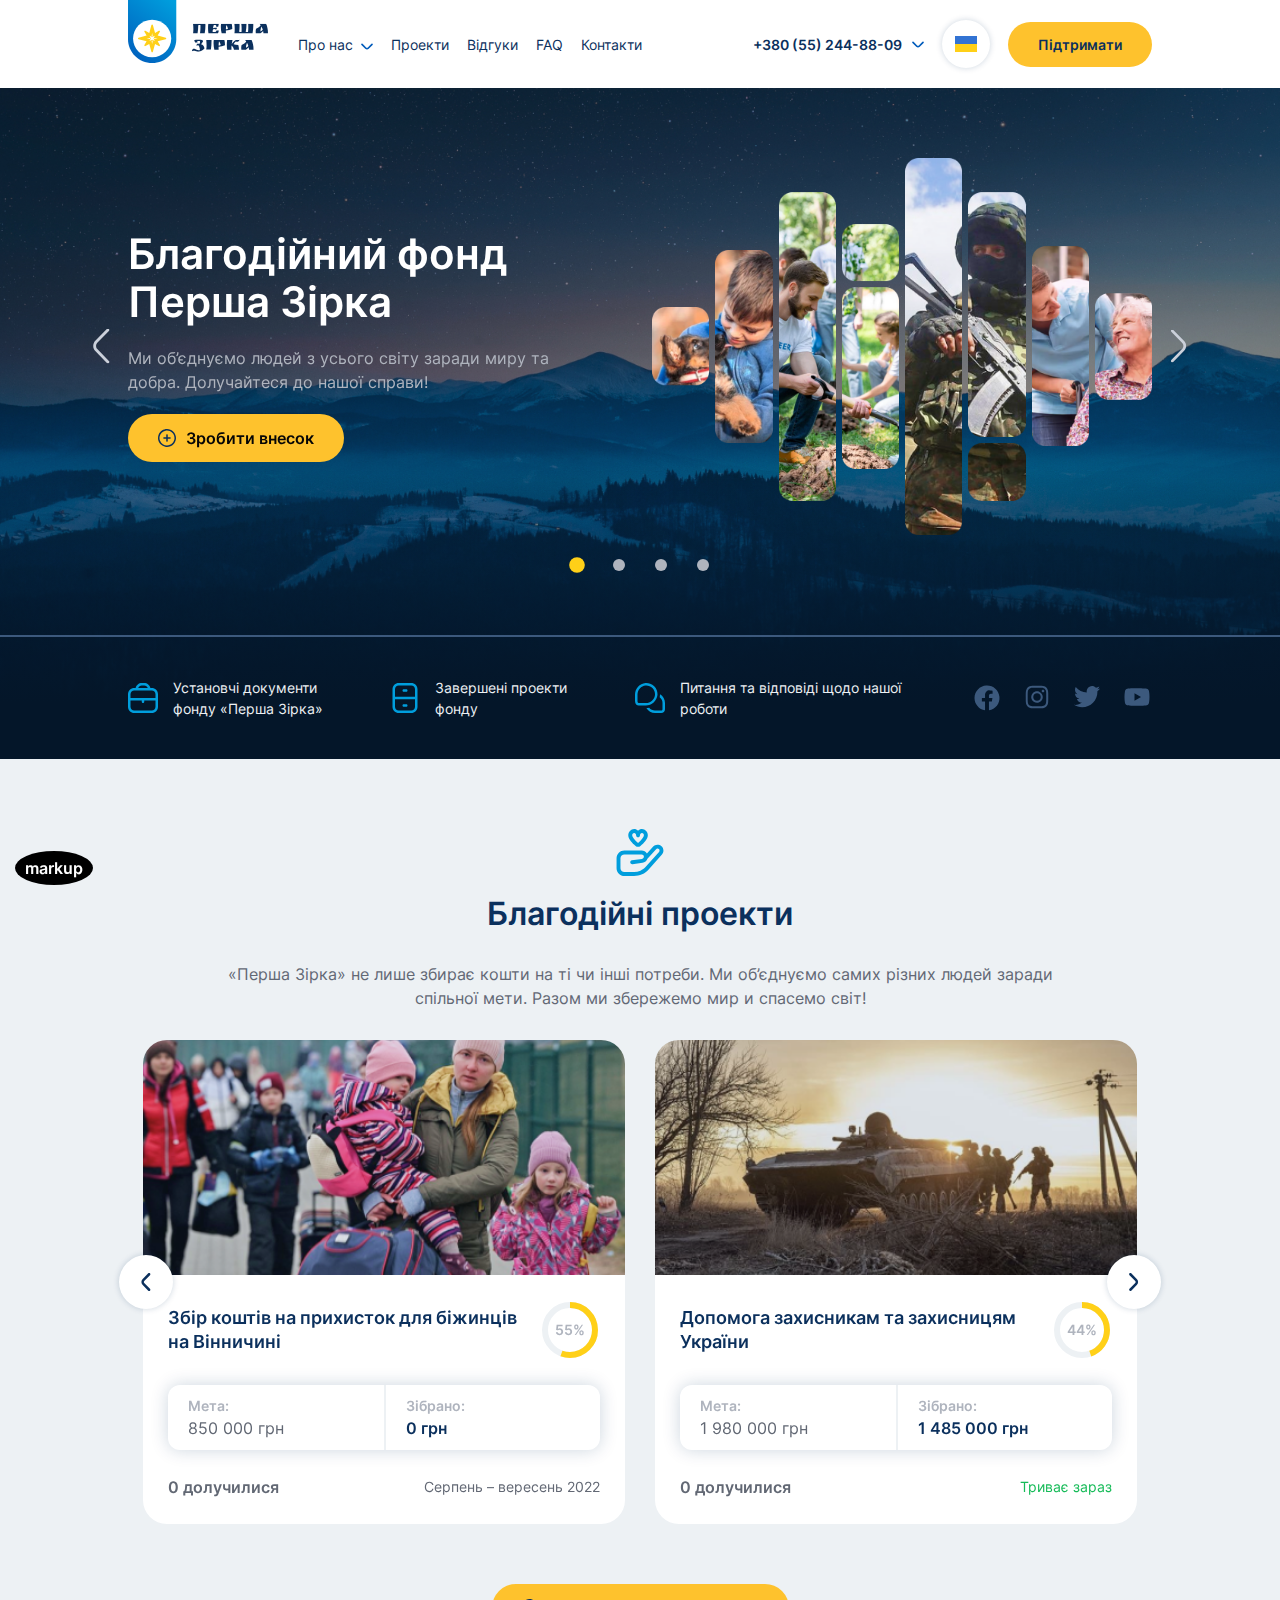
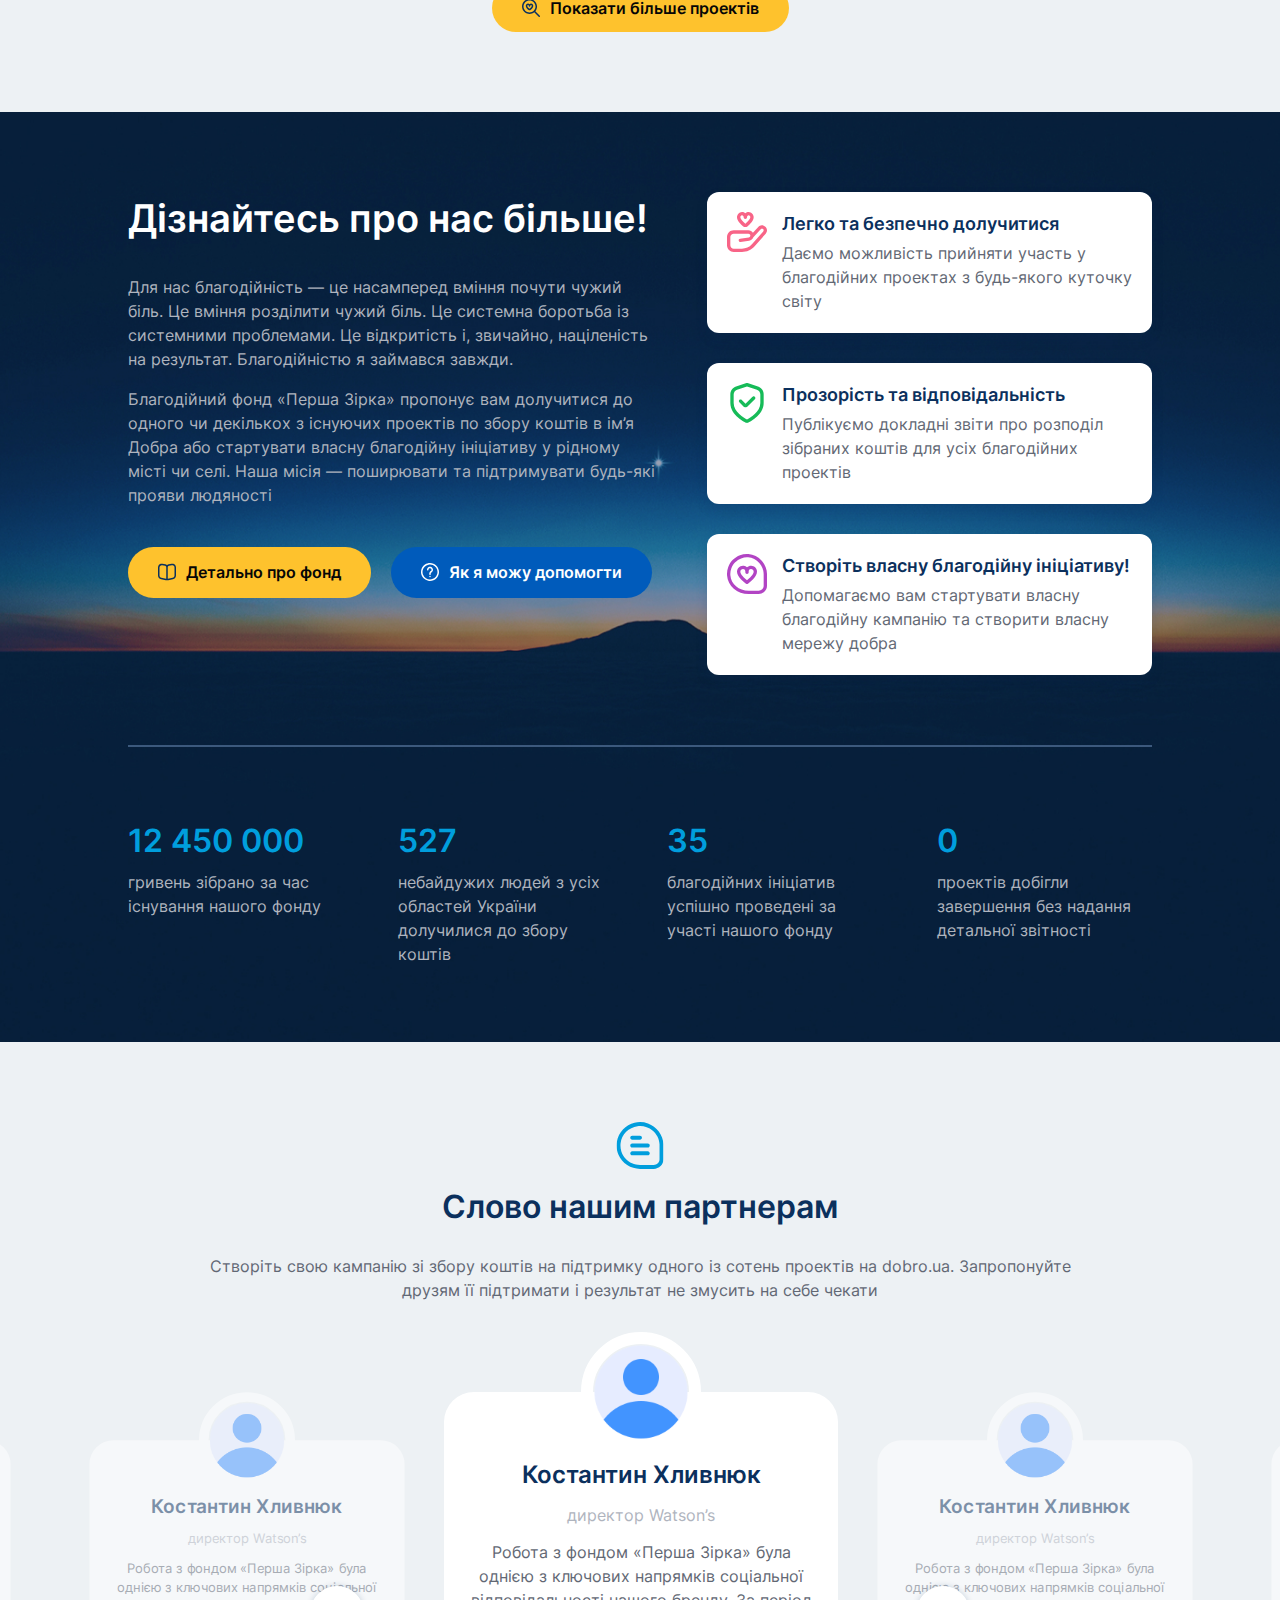
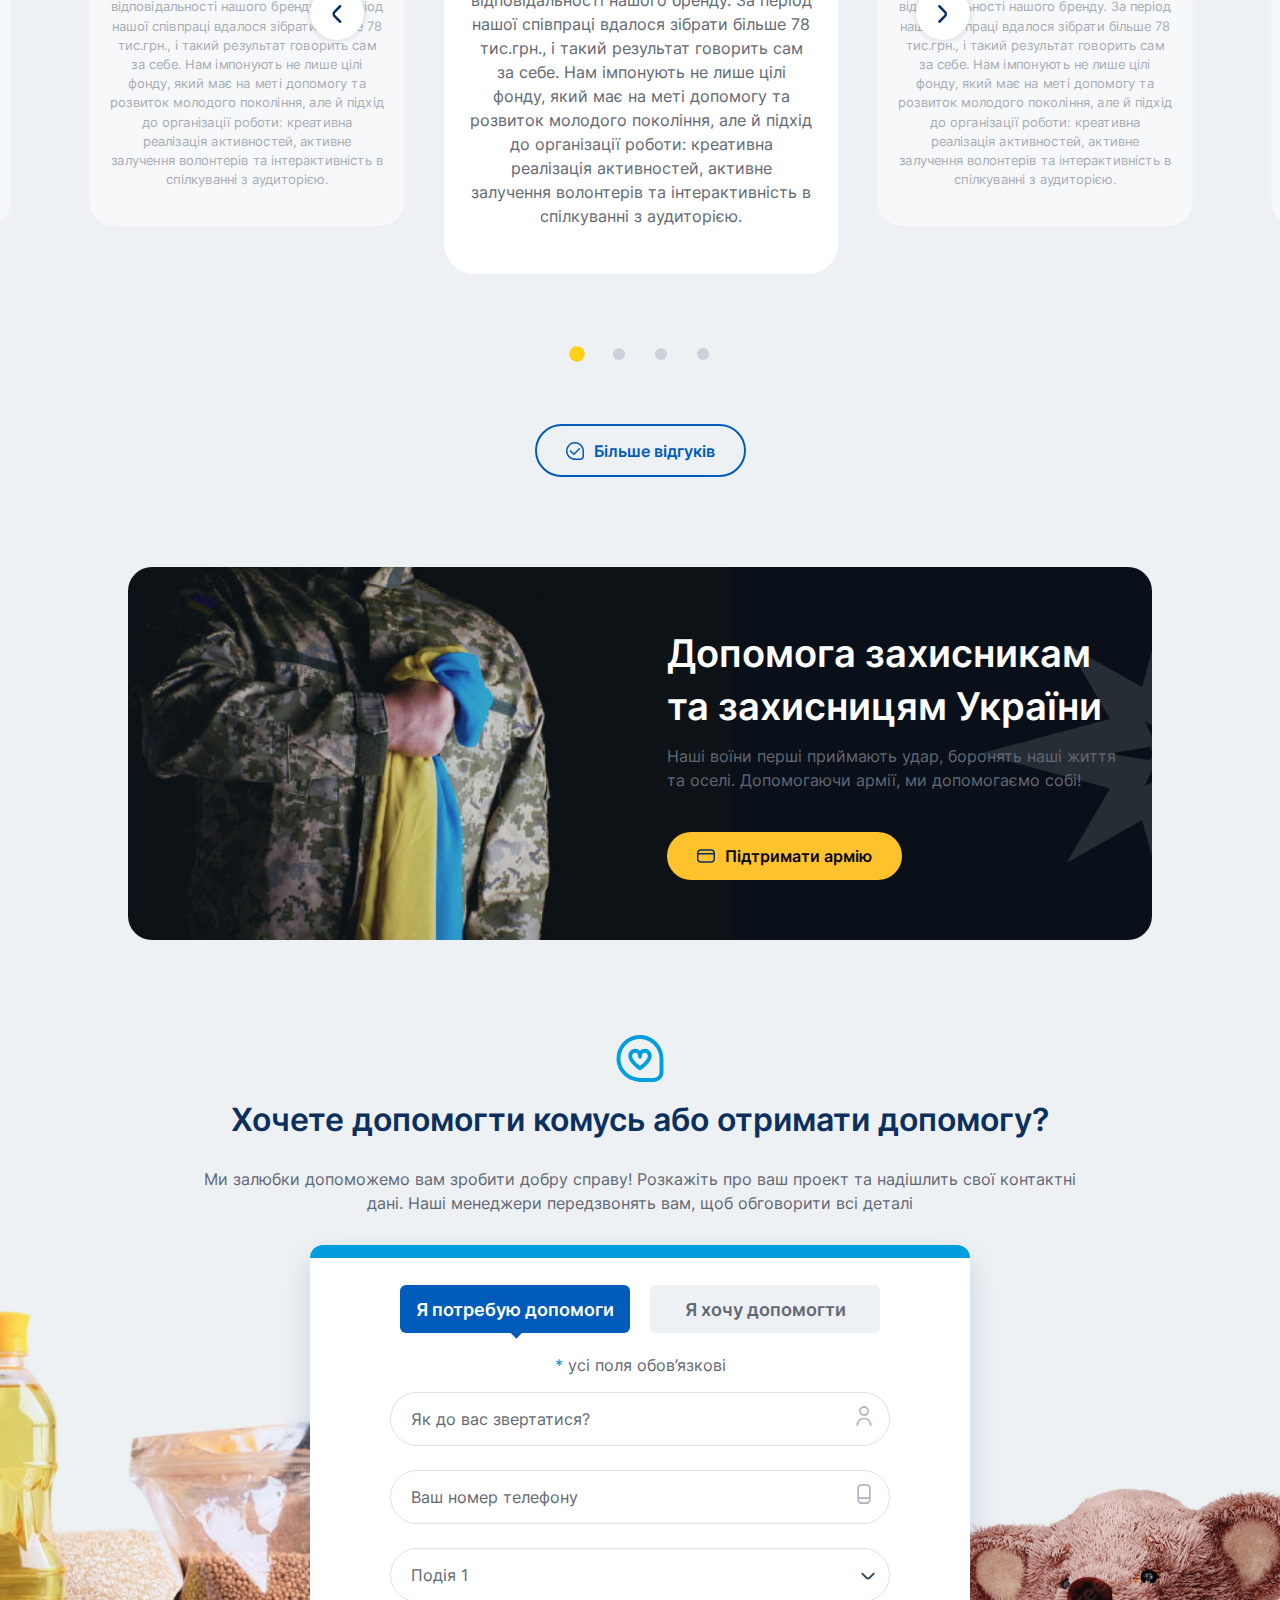
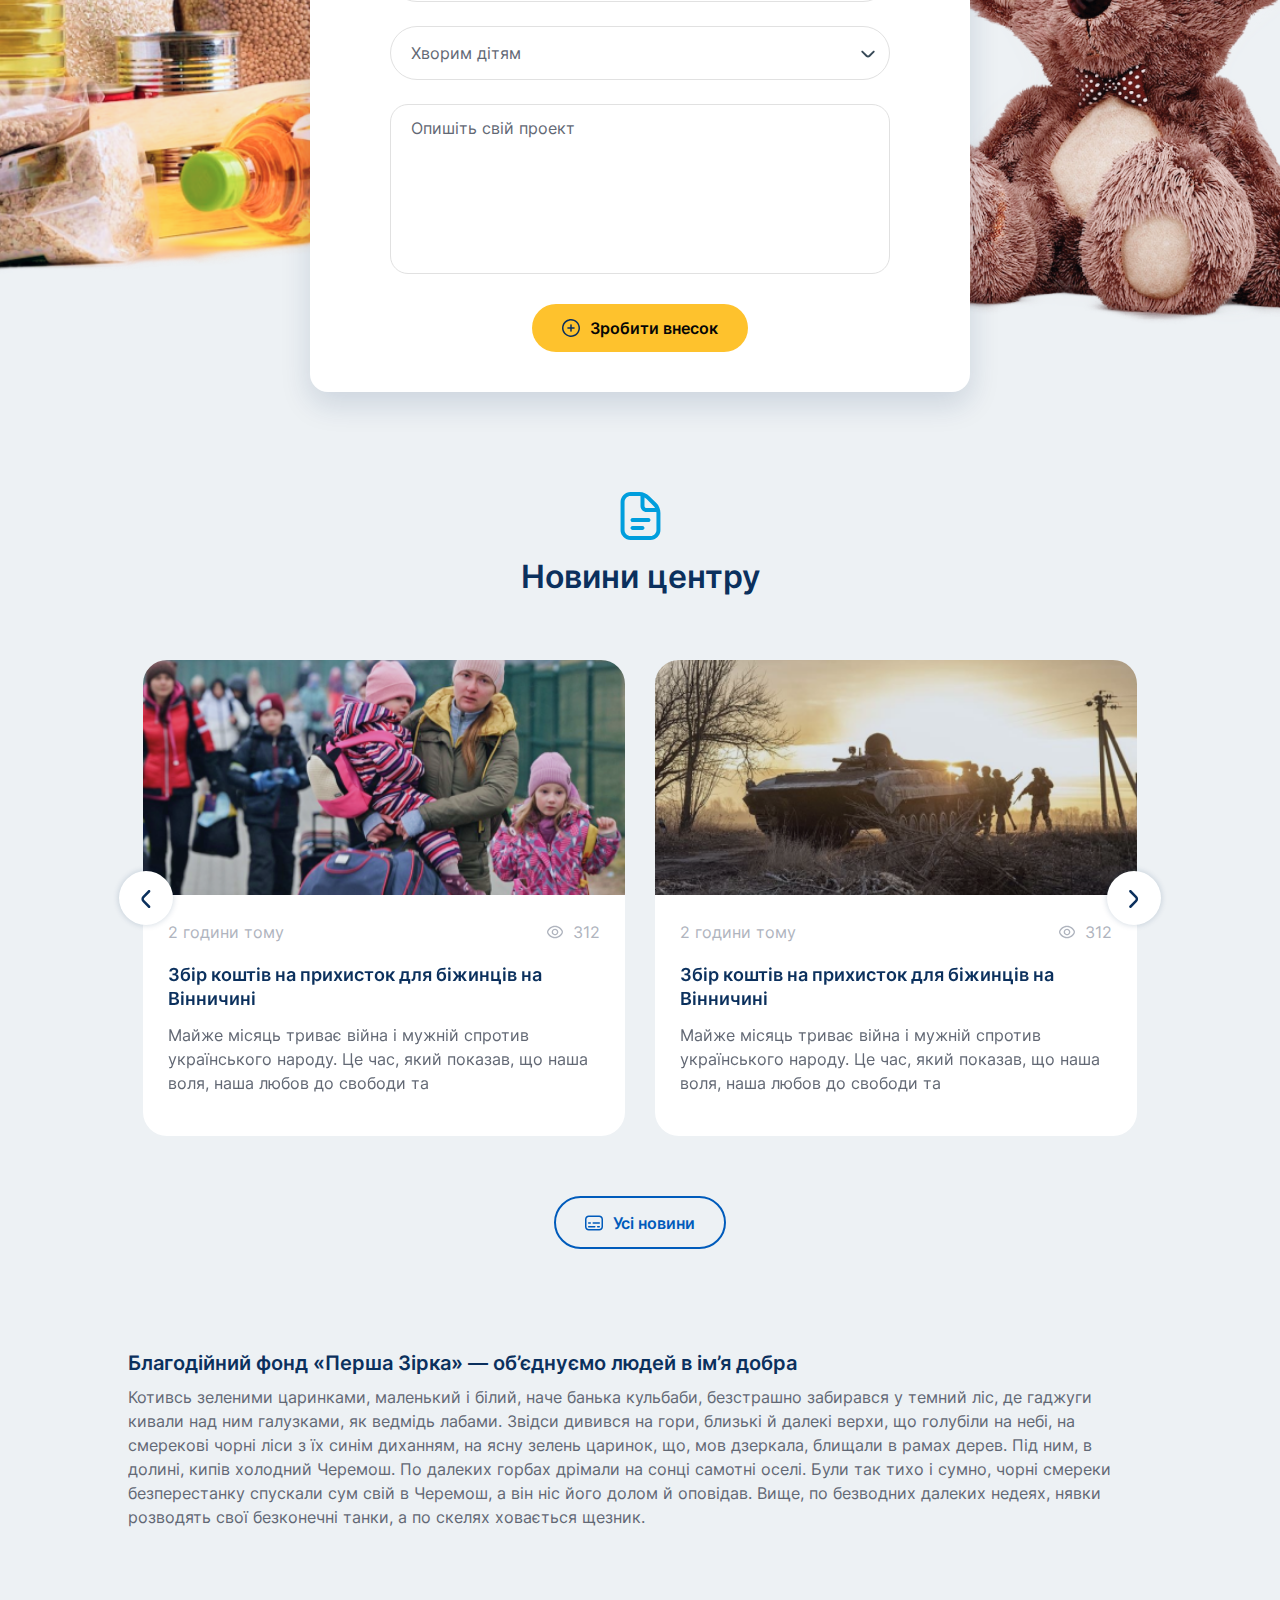
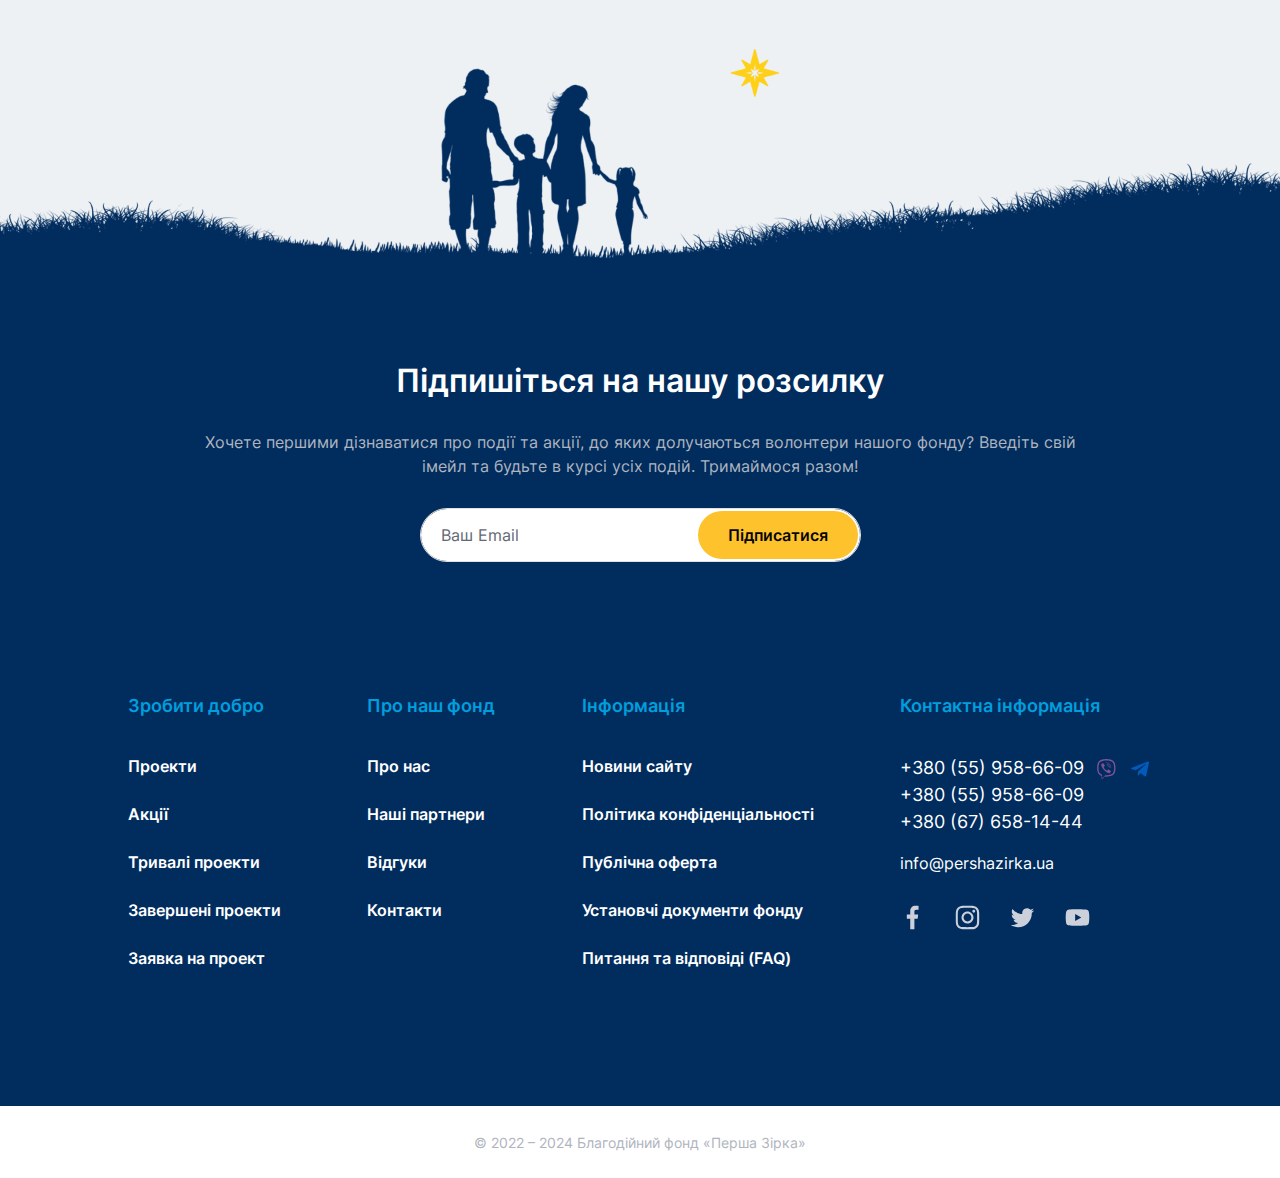
<file: index.html>
<!DOCTYPE html>
<html lang="ru">

<head>
    <meta charset="UTF-8">
    <meta name="theme-color" content="#005BBB">
    <meta name="viewport" content="width=device-width,initial-scale=1,user-scalable=no" />
    <title>Перша Зiрка</title>
    <link rel="shortcut icon" href="assets/img/favicon.png" />
    <link rel="stylesheet" type="text/css" href="assets/css/bootstrap.min.css" />
    <link rel="stylesheet" type="text/css" href="assets/css/slick.css" />
    <link rel="stylesheet" type="text/css" href="assets/css/slick-theme.css" />
    <link rel="stylesheet" type="text/css" href="assets/css/jquery.fancybox.min.css" />
    <link rel="stylesheet" type="text/css" href="assets/css/nice-select.css" />
    <link rel="stylesheet" type="text/css" href="style.css" />

</head>

<body>

    <!-- 
<div class='thetop'></div>
<div class='scrolltop'>
    <div  class='muve-top'></div>
</div>
-->
    <a href="markup.html" class="markup-link">markup</a>

    <header class="header">
        <div class="wrapper">
            <div class="row-custom jcsb aic">
                <div class="header__menu-wrap">
                    <a href="/" class="logo"><img src="assets/img/Logo.svg" alt="" /></a>
                    <nav>
                        <ul>
                            <li class="menu-item-has-children">
                                <a href="about-page.html">Про нас</a>
                                <ul class="sub-menu">
                                    <li><a href="about-page.html">Про наш фонд</a></li>
                                    <li><a href="template-page.html">Наші партнери</a></li>
                                    <li><a href="reviews.html">Відгуки</a></li>
                                    <li><a href="faq.html">Питання та відповіді (FAQ)</a></li>
                                    <li><a href="contacts.html">Контакти</a></li>
                                    <li><a href="template-page.html">Публічна оферта</a></li>
                                    <li><a href="template-page.html">Політика конфіденціальності</a></li>
                                    <li><a href="template-page.html">Установчі документи фонду</a></li>
                                </ul>
                            </li>
                            <li><a href="projects-category.html">Проекти</a></li>
                            <li><a href="reviews.html">Відгуки</a></li>
                            <li><a href="faq.html">FAQ</a></li>
                            <li><a href="contacts.html">Контакти</a></li>
                        </ul>
                        <div class="mob-menu-bot">

                            <a href="#" class="btn btn-primary" data-bs-toggle="modal" data-bs-target="#exampleModal">Підтримати</a>
                        </div>
                    </nav>
                </div>
                <div class="header__info-wrap row-custom aic">
                    <div class="header__phone-wrap">
                        <div class="phone-dropdown">
                            <div class="phone-dropdown__top">
                                <a href="tel:+380 (55) 244-88-09">+380 (55) 244-88-09</a>
                                <svg width="12" height="7" viewBox="0 0 12 7" fill="none" xmlns="http://www.w3.org/2000/svg">
                                    <path d="M11.5897 0.841667C11.5123 0.76356 11.4201 0.701565 11.3185 0.659258C11.217 0.616951 11.1081 0.595169 10.9981 0.595169C10.888 0.595169 10.7791 0.616951 10.6776 0.659258C10.576 0.701565 10.4839 0.76356 10.4064 0.841667L6.58972 4.65833C6.51225 4.73643 6.42009 4.79843 6.31854 4.84074C6.21699 4.88304 6.10807 4.90482 5.99806 4.90482C5.88805 4.90482 5.77912 4.88304 5.67758 4.84074C5.57603 4.79843 5.48386 4.73643 5.40639 4.65833L1.58972 0.841667C1.51225 0.76356 1.42009 0.701565 1.31854 0.659258C1.21699 0.616951 1.10807 0.595169 0.998056 0.595169C0.888046 0.595169 0.779125 0.616951 0.677576 0.659258C0.576026 0.701565 0.483859 0.76356 0.40639 0.841667C0.25118 0.997802 0.164063 1.20901 0.164062 1.42917C0.164063 1.64932 0.25118 1.86053 0.40639 2.01666L4.23139 5.84166C4.70014 6.30982 5.33555 6.57279 5.99806 6.57279C6.66056 6.57279 7.29597 6.30982 7.76472 5.84166L11.5897 2.01666C11.7449 1.86053 11.8321 1.64932 11.8321 1.42917C11.8321 1.20901 11.7449 0.997802 11.5897 0.841667Z" fill="#005BBB" />
                                </svg>
                                <div class="btn-icon btn-mob-phone">
                                    <i class="icon-svg icon-phone"></i>
                                </div>
                            </div>
                            <div class="phone-dropdown__menu">
                                <ul>
                                    <li>
                                        <a href="tel:+380 (55) 958-66-09">+380 (55) 958-66-09</a>
                                        <a href="viber://chat?number=%2B380559586609">
										<img src="assets/img/viber.svg" alt="" />
									</a>
                                        <a href="https://telegram.me/voryag905">
										<img src="assets/img/telegram.svg" alt="" />
									</a>
                                    </li>
                                    <li>
                                        <a href="tel:+380 (55) 958-66-09">+380 (55) 958-66-09</a>
                                    </li>
                                    <li>
                                        <a href="tel:+380 (67) 658-14-44">+380 (67) 658-14-44</a>
                                    </li>
                                </ul>
                                <a href="mailto:info@pershazirka.ua" class="email">
								info@pershazirka.ua
							</a>
                                <a href="#" class="btn btn-primary"  data-bs-toggle="modal" data-bs-target="#formMessage">
								<svg
									width="18"
									height="18"
									viewBox="0 0 18 18"
									fill="none"
									xmlns="http://www.w3.org/2000/svg"
								>
									<path
										d="M17.3411 0.66151C17.0723 0.389356 16.7377 0.191152 16.3699 0.0860478C16.002 -0.0190564 15.6132 -0.0275077 15.2411 0.0615104L3.24115 2.58901C2.55008 2.68379 1.8992 2.96962 1.3618 3.41432C0.824403 3.85902 0.421834 4.44493 0.199431 5.10606C-0.0229726 5.76719 -0.0563773 6.47728 0.102979 7.15637C0.262335 7.83546 0.608122 8.45657 1.1014 8.94976L2.3899 10.2375C2.45964 10.3072 2.51494 10.39 2.55265 10.4811C2.59036 10.5722 2.60973 10.6699 2.60965 10.7685V13.1445C2.6113 13.4786 2.68821 13.808 2.83465 14.1083L2.82865 14.1135L2.84815 14.133C3.06791 14.5749 3.42684 14.9322 3.86965 15.15L3.88915 15.1695L3.8944 15.1635C4.19467 15.31 4.52408 15.3869 4.85815 15.3885H7.23415C7.43294 15.3884 7.62366 15.4671 7.7644 15.6075L9.05215 16.8953C9.39754 17.2445 9.80864 17.5219 10.2617 17.7115C10.7148 17.9011 11.201 17.9992 11.6921 18C12.1015 17.9995 12.508 17.9326 12.8959 17.802C13.551 17.5869 14.1329 17.193 14.5761 16.6648C15.0192 16.1366 15.3059 15.495 15.4039 14.8125L17.9351 2.78626C18.0288 2.41099 18.0233 2.01783 17.9191 1.64533C17.815 1.27284 17.6158 0.933813 17.3411 0.66151V0.66151ZM3.4519 9.17851L2.16265 7.89076C1.86244 7.59778 1.65203 7.22525 1.55611 6.81688C1.4602 6.40851 1.48276 5.98126 1.62115 5.58526C1.75532 5.179 2.00335 4.81983 2.33575 4.55046C2.66814 4.28109 3.07091 4.11285 3.49615 4.06576L15.3769 1.56451L4.10815 12.8348V10.7685C4.10929 10.4733 4.05187 10.1807 3.93923 9.9078C3.82659 9.63488 3.66095 9.38701 3.4519 9.17851V9.17851ZM13.9301 14.556C13.8726 14.9703 13.7007 15.3603 13.4337 15.6822C13.1668 16.0042 12.8154 16.2454 12.419 16.3788C12.0226 16.5121 11.5969 16.5324 11.1896 16.4372C10.7823 16.342 10.4097 16.1352 10.1134 15.84L8.8234 14.55C8.61518 14.3406 8.36751 14.1746 8.09472 14.0616C7.82192 13.9486 7.52943 13.8908 7.23415 13.8915H5.1679L16.4381 2.62501L13.9301 14.556Z"
										fill="#0B305D"
									/>
								</svg>
								<span>Написати повідомлення</span>
							</a>
                            </div>
                        </div>
                    </div>
                    <div class="header__lang-wrap">
                        <div class="lang-dropdown">
                            <div class="lang-dropdown__top btn-icon">
                                <img src="assets/img/Ukraine.svg" alt="" />
						</div>
                                <div class="lang-dropdown__menu">
                                    <ul>
                                        <li>
                                            <a href="#ua">
										<img src="assets/img/Ukraine.svg" alt="" />
										<span>Українська</span>
									</a>
                                        </li>
                                        <li>
                                            <a href="#uk">
										<img src="assets/img/UK.svg" alt="" />
										<span>English</span>
									</a>
                                        </li>
                                        <li>
                                            <a href="#uk">
										<img src="assets/img/UK.svg" alt="" />
										<span>English</span>
									</a>
                                        </li>
                                    </ul>
                                </div>
                            </div>
                        </div>
                        <a href="page-404.html" class="login btn-icon d-none">
					<svg
						width="20"
						height="20"
						viewBox="0 0 20 20"
						fill="none"
						xmlns="http://www.w3.org/2000/svg"
					>
						<g clip-path="url(#clip0_183_5966)">
							<path
								d="M10 9.99995C10.9889 9.99995 11.9556 9.7067 12.7779 9.1573C13.6001 8.60789 14.241 7.827 14.6194 6.91337C14.9978 5.99974 15.0969 4.9944 14.9039 4.0245C14.711 3.05459 14.2348 2.16368 13.5355 1.46441C12.8363 0.765152 11.9454 0.288949 10.9755 0.0960224C10.0055 -0.0969037 9.00021 0.00211302 8.08658 0.380551C7.17295 0.758989 6.39206 1.39985 5.84265 2.2221C5.29324 3.04434 5 4.01104 5 4.99995C5.00132 6.32563 5.52853 7.59663 6.46593 8.53402C7.40332 9.47142 8.67432 9.99863 10 9.99995ZM10 1.66662C10.6593 1.66662 11.3037 1.86211 11.8519 2.22838C12.4001 2.59466 12.8273 3.11525 13.0796 3.72434C13.3319 4.33343 13.3979 5.00365 13.2693 5.65025C13.1407 6.29685 12.8232 6.8908 12.357 7.35697C11.8908 7.82315 11.2969 8.14062 10.6503 8.26923C10.0037 8.39785 9.33348 8.33184 8.72439 8.07955C8.1153 7.82726 7.59471 7.40001 7.22844 6.85185C6.86216 6.30369 6.66667 5.65922 6.66667 4.99995C6.66667 4.11589 7.01786 3.26805 7.64298 2.64293C8.2681 2.01781 9.11595 1.66662 10 1.66662Z"
								fill="#0B305D"
							/>
							<path
								d="M10 11.6672C8.01155 11.6694 6.10518 12.4603 4.69914 13.8663C3.29309 15.2724 2.50221 17.1787 2.5 19.1672C2.5 19.3882 2.5878 19.6002 2.74408 19.7564C2.90036 19.9127 3.11232 20.0005 3.33333 20.0005C3.55435 20.0005 3.76631 19.9127 3.92259 19.7564C4.07887 19.6002 4.16667 19.3882 4.16667 19.1672C4.16667 17.6201 4.78125 16.1363 5.87521 15.0424C6.96917 13.9484 8.4529 13.3338 10 13.3338C11.5471 13.3338 13.0308 13.9484 14.1248 15.0424C15.2188 16.1363 15.8333 17.6201 15.8333 19.1672C15.8333 19.3882 15.9211 19.6002 16.0774 19.7564C16.2337 19.9127 16.4457 20.0005 16.6667 20.0005C16.8877 20.0005 17.0996 19.9127 17.2559 19.7564C17.4122 19.6002 17.5 19.3882 17.5 19.1672C17.4978 17.1787 16.7069 15.2724 15.3009 13.8663C13.8948 12.4603 11.9884 11.6694 10 11.6672Z"
								fill="#0B305D"
							/>
						</g>
						<defs>
							<clipPath id="clip0_183_5966">
								<rect width="20" height="20" fill="white" />
							</clipPath>
						</defs>
					</svg>
				</a>
                        <a href="#" class="btn btn-primary" data-bs-toggle="modal" data-bs-target="#exampleModal">Підтримати</a>
                        <div class="btn-menu">
                            <span></span>
                            <span></span>
                            <span></span>
                        </div>
                    </div>
                </div>
            </div>
    </header>

    <main class="home">
        <section class="home-top" style="background-image: url(./assets/img/img-top-slider.jpg)">
            <div class="wrapper">
                <div class="home-top__slider">
                    <div class="home-top__slider-item">
                        <div class="row-slider">
                            <div class="home-top__slider-text">
                                <div class="home-top__slider-title">
                                    Благодійний фонд Перша Зірка
                                </div>
                                <p>
                                    Ми об’єднуємо людей з усього світу заради миру та добра.
                                    Долучайтеся до нашої справи!
                                </p>
                                <a href="#" class="btn btn-primary"  data-bs-toggle="modal" data-bs-target="#exampleModal">
                        <i class="icon-svg icon-plus"></i>
                        <span>Зробити внесок</span>
                    </a>
                            </div>
                            <div class="home-top__slider-img">
                                <div class="home-top__slider-title home-top__slider-title-mob">
                                    Благодійний фонд Перша Зірка
                                </div>
                                <img src="./assets/img/slide-home-1.png" alt="" />
                </div>
                            </div>
                        </div>
                        <div class="home-top__slider-item">
                            <div class="wrapper row-slider">
                                <div class="home-top__slider-text">
                                    <div class="home-top__slider-title">
                                        Благодійний фонд Перша Зірка
                                    </div>
                                    <p>
                                        Ми об’єднуємо людей з усього світу заради миру та добра.
                                        Долучайтеся до нашої справи!
                                    </p>
                                    <a href="#" class="btn btn-primary"  data-bs-toggle="modal" data-bs-target="#exampleModal">
                        <i class="icon-svg icon-plus"></i>
                        <span>Зробити внесок</span>
                    </a>
                                </div>
                                <div class="home-top__slider-img">
                                    <div class="home-top__slider-title home-top__slider-title-mob">
                                        Благодійний фонд Перша Зірка
                                    </div>
                                    <img src="./assets/img/slide-home-2.png" alt="" />
                </div>
                                </div>
                            </div>
                            <div class="home-top__slider-item">
                                <div class="wrapper row-slider">
                                    <div class="home-top__slider-text">
                                        <div class="home-top__slider-title">
                                            Благодійний фонд Перша Зірка
                                        </div>
                                        <p>
                                            Ми об’єднуємо людей з усього світу заради миру та добра.
                                            Долучайтеся до нашої справи!
                                        </p>
                                        <a href="#" class="btn btn-primary"  data-bs-toggle="modal" data-bs-target="#exampleModal">
                        <i class="icon-svg icon-plus"></i>
                        <span>Зробити внесок</span>
                    </a>
                                    </div>
                                    <div class="home-top__slider-img">
                                        <div class="home-top__slider-title home-top__slider-title-mob">
                                            Благодійний фонд Перша Зірка
                                        </div>
                                        <img src="./assets/img/slide-home-3.png" alt="" />
                </div>
                                    </div>
                                </div>
                                <div class="home-top__slider-item">
                                    <div class="wrapper row-slider">
                                        <div class="home-top__slider-text">
                                            <div class="home-top__slider-title">
                                                Благодійний фонд Перша Зірка
                                            </div>
                                            <p>
                                                Ми об’єднуємо людей з усього світу заради миру та добра.
                                                Долучайтеся до нашої справи!
                                            </p>
                                            <a href="#" class="btn btn-primary"  data-bs-toggle="modal" data-bs-target="#exampleModal">
                        <i class="icon-svg icon-plus"></i>
                        <span>Зробити внесок</span>
                    </a>
                                        </div>
                                        <div class="home-top__slider-img">
                                            <div class="home-top__slider-title home-top__slider-title-mob">
                                                Благодійний фонд Перша Зірка
                                            </div>
                                            <img src="./assets/img/slide-home-4.png" alt="" />
                </div>
                                        </div>
                                    </div>
                                </div>
                            </div>

                            <div class="home-top__benefits">
                                <div class="wrapper">
                                    <div class="row-custom">
                                        <div class="home-top__benefits-item">
                                            <svg width="30" height="30" viewBox="0 0 30 30" fill="none" xmlns="http://www.w3.org/2000/svg">
                                                <path d="M23.75 5H22.375C22.0849 3.58927 21.3173 2.32168 20.2016 1.4109C19.0859 0.500113 17.6903 0.00181816 16.25 0L13.75 0C12.3097 0.00181816 10.9141 0.500113 9.79844 1.4109C8.68272 2.32168 7.91512 3.58927 7.625 5H6.25C4.59301 5.00198 3.00445 5.6611 1.83277 6.83278C0.661102 8.00445 0.00198482 9.59301 0 11.25L0 23.75C0.00198482 25.407 0.661102 26.9956 1.83277 28.1672C3.00445 29.3389 4.59301 29.998 6.25 30H23.75C25.407 29.998 26.9956 29.3389 28.1672 28.1672C29.3389 26.9956 29.998 25.407 30 23.75V11.25C29.998 9.59301 29.3389 8.00445 28.1672 6.83278C26.9956 5.6611 25.407 5.00198 23.75 5ZM13.75 2.5H16.25C17.0228 2.5032 17.7758 2.7451 18.4059 3.19261C19.036 3.64011 19.5124 4.27136 19.77 5H10.23C10.4876 4.27136 10.964 3.64011 11.5941 3.19261C12.2242 2.7451 12.9772 2.5032 13.75 2.5ZM6.25 7.5H23.75C24.7446 7.5 25.6984 7.89509 26.4017 8.59835C27.1049 9.30161 27.5 10.2554 27.5 11.25V15H2.5V11.25C2.5 10.2554 2.89509 9.30161 3.59835 8.59835C4.30161 7.89509 5.25544 7.5 6.25 7.5ZM23.75 27.5H6.25C5.25544 27.5 4.30161 27.1049 3.59835 26.4017C2.89509 25.6984 2.5 24.7446 2.5 23.75V17.5H13.75V18.75C13.75 19.0815 13.8817 19.3995 14.1161 19.6339C14.3505 19.8683 14.6685 20 15 20C15.3315 20 15.6495 19.8683 15.8839 19.6339C16.1183 19.3995 16.25 19.0815 16.25 18.75V17.5H27.5V23.75C27.5 24.7446 27.1049 25.6984 26.4017 26.4017C25.6984 27.1049 24.7446 27.5 23.75 27.5Z" fill="#009EDD" />
                                            </svg>
                                            <span
                    >Установчі документи <br />
                    фонду «Перша Зірка»</span>
                                        </div>
                                        <div class="home-top__benefits-item">
                                            <svg width="30" height="30" viewBox="0 0 30 30" fill="none" xmlns="http://www.w3.org/2000/svg">
                                                <g clip-path="url(#clip0_324_4299)">
                                                    <path d="M21.25 0H8.75C7.09301 0.00198482 5.50445 0.661102 4.33277 1.83277C3.1611 3.00445 2.50198 4.593 2.5 6.25V23.75C2.50198 25.407 3.1611 26.9955 4.33277 28.1672C5.50445 29.3389 7.09301 29.998 8.75 30H21.25C22.907 29.998 24.4956 29.3389 25.6672 28.1672C26.8389 26.9955 27.498 25.407 27.5 23.75V6.25C27.498 4.593 26.8389 3.00445 25.6672 1.83277C24.4956 0.661102 22.907 0.00198482 21.25 0V0ZM8.75 2.5H21.25C22.2446 2.5 23.1984 2.89509 23.9017 3.59835C24.6049 4.30161 25 5.25544 25 6.25V13.75H5V6.25C5 5.25544 5.39509 4.30161 6.09835 3.59835C6.80161 2.89509 7.75544 2.5 8.75 2.5ZM21.25 27.5H8.75C7.75544 27.5 6.80161 27.1049 6.09835 26.4016C5.39509 25.6984 5 24.7446 5 23.75V16.25H25V23.75C25 24.7446 24.6049 25.6984 23.9017 26.4016C23.1984 27.1049 22.2446 27.5 21.25 27.5Z" fill="#009EDD" />
                                                    <path d="M13.75 8.75H16.25C16.5815 8.75 16.8995 8.6183 17.1339 8.38388C17.3683 8.14946 17.5 7.83152 17.5 7.5C17.5 7.16848 17.3683 6.85054 17.1339 6.61612C16.8995 6.3817 16.5815 6.25 16.25 6.25H13.75C13.4185 6.25 13.1005 6.3817 12.8661 6.61612C12.6317 6.85054 12.5 7.16848 12.5 7.5C12.5 7.83152 12.6317 8.14946 12.8661 8.38388C13.1005 8.6183 13.4185 8.75 13.75 8.75Z" fill="#009EDD" />
                                                    <path d="M16.25 21.25H13.75C13.4185 21.25 13.1005 21.3817 12.8661 21.6161C12.6317 21.8505 12.5 22.1685 12.5 22.5C12.5 22.8315 12.6317 23.1495 12.8661 23.3839C13.1005 23.6183 13.4185 23.75 13.75 23.75H16.25C16.5815 23.75 16.8995 23.6183 17.1339 23.3839C17.3683 23.1495 17.5 22.8315 17.5 22.5C17.5 22.1685 17.3683 21.8505 17.1339 21.6161C16.8995 21.3817 16.5815 21.25 16.25 21.25Z" fill="#009EDD" />
                                                </g>
                                                <defs>
                                                    <clipPath id="clip0_324_4299">
                                                        <rect width="30" height="30" fill="white" />
                                                    </clipPath>
                                                </defs>
                                            </svg>

                                            <span>
                    Завершені проекти <br />
                    фонду</span>
                                        </div>
                                        <div class="home-top__benefits-item">
                                            <svg width="30" height="30" viewBox="0 0 30 30" fill="none" xmlns="http://www.w3.org/2000/svg">
                                                <g clip-path="url(#clip0_324_4282)">
                                                    <path d="M30 19.9999V26.2499C30 27.2445 29.6049 28.1983 28.9017 28.9016C28.1984 29.6048 27.2446 29.9999 26.25 29.9999H20C18.2464 29.9981 16.5241 29.5352 15.0058 28.6576C13.4876 27.78 12.2268 26.5186 11.35 24.9999C12.2923 24.9932 13.2315 24.8893 14.1525 24.6899C14.8539 25.567 15.7437 26.275 16.756 26.7614C17.7682 27.2478 18.8769 27.5002 20 27.4999H26.25C26.5815 27.4999 26.8995 27.3682 27.1339 27.1338C27.3683 26.8994 27.5 26.5814 27.5 26.2499V19.9999C27.4997 18.8765 27.2465 17.7675 26.7592 16.7552C26.2719 15.743 25.563 14.8534 24.685 14.1524C24.8861 13.2316 24.9916 12.2924 25 11.3499C26.5187 12.2267 27.7801 13.4875 28.6577 15.0057C29.5353 16.524 29.9982 18.2463 30 19.9999ZM22.4712 12.0637C22.5882 10.4532 22.357 8.83648 21.7936 7.32329C21.2301 5.81011 20.3475 4.43595 19.2057 3.2942C18.064 2.15244 16.6898 1.26984 15.1766 0.706369C13.6634 0.142899 12.0467 -0.0882349 10.4362 0.0286722C7.58239 0.354587 4.94616 1.71264 3.02397 3.8471C1.10178 5.98156 0.0262839 8.74514 0 11.6174L0 17.9174C0 21.0824 1.88375 22.4999 3.75 22.4999H10.875C13.7485 22.4752 16.5138 21.4004 18.6497 19.4781C20.7857 17.5558 22.1449 14.9187 22.4712 12.0637V12.0637ZM17.4375 5.06367C18.3249 5.95305 19.0109 7.02267 19.4492 8.20016C19.8874 9.37764 20.0676 10.6355 19.9775 11.8887C19.7107 14.1183 18.6381 16.1734 16.9617 17.6673C15.2852 19.1612 13.1205 19.9908 10.875 19.9999H3.75C2.59 19.9999 2.5 18.4062 2.5 17.9174V11.6174C2.51042 9.37289 3.34081 7.20955 4.8349 5.53452C6.32898 3.85949 8.38374 2.78826 10.6125 2.52242C10.82 2.50742 11.0275 2.49992 11.235 2.49992C12.3866 2.49885 13.5271 2.72472 14.5914 3.16462C15.6556 3.60452 16.6228 4.24983 17.4375 5.06367Z" fill="#009EDD" />
                                                </g>
                                                <defs>
                                                    <clipPath id="clip0_324_4282">
                                                        <rect width="30" height="30" fill="white" />
                                                    </clipPath>
                                                </defs>
                                            </svg>
                                            <span>Питання та відповіді щодо нашої роботи</span>
                                        </div>
                                        <div class="home-top__benefits-item">
                                            <ul>
                                                <li>
                                                    <a href="#"
                            ><svg
                                width="26"
                                height="26"
                                viewBox="0 0 26 26"
                                fill="none"
                                xmlns="http://www.w3.org/2000/svg"
                            >
                                <path
                                    d="M0.503906 13.0025C0.505361 19.1517 4.97691 24.3875 11.0502 25.3512V16.615H7.87891V13.0025H11.0539V10.2525C10.912 8.94942 11.3571 7.65073 12.2685 6.70866C13.1799 5.76658 14.4631 5.27876 15.7702 5.37749C16.7083 5.39265 17.6441 5.4762 18.5702 5.62749V8.70124H16.9902C16.4462 8.63 15.8994 8.80965 15.5036 9.18958C15.1079 9.56951 14.9061 10.1086 14.9552 10.655V13.0025H18.4189L17.8652 16.6162H14.9552V25.3512C21.5233 24.3132 26.129 18.3147 25.4358 11.7013C24.7426 5.08796 18.993 0.174906 12.3524 0.521467C5.71186 0.868029 0.504962 6.35288 0.503906 13.0025Z"
                                    fill="#3C597D"
                                />
                            </svg>
                        </a>
                                                </li>
                                                <li>
                                                    <a href="#">
                            <svg
                                width="24"
                                height="24"
                                viewBox="0 0 24 24"
                                fill="none"
                                xmlns="http://www.w3.org/2000/svg"
                            >
                                <path
                                    d="M12.0039 23.3012C8.92891 23.3012 8.56641 23.285 7.36641 23.2325C6.43062 23.2017 5.50695 23.0115 4.63516 22.67C3.1268 22.083 1.93408 20.8898 1.34766 19.3812C1.01929 18.5063 0.842179 17.5818 0.823906 16.6475C0.753906 15.45 0.753906 15.0575 0.753906 12.0062C0.753906 8.92248 0.770156 8.56248 0.823906 7.36873C0.842578 6.43563 1.01968 5.51249 1.34766 4.63873C1.93345 3.12814 3.1281 1.93394 4.63891 1.34873C5.51221 1.01898 6.43559 0.841406 7.36891 0.823726C8.56266 0.756226 8.95516 0.756226 12.0039 0.756226C15.1039 0.756226 15.4602 0.772476 16.6414 0.823726C17.5771 0.841559 18.503 1.01911 19.3789 1.34873C20.8893 1.9346 22.0837 3.12857 22.6702 4.63873C23.0041 5.52522 23.1821 6.46279 23.1964 7.40998C23.2664 8.60748 23.2664 8.99873 23.2664 12.0487C23.2664 15.0987 23.2489 15.4987 23.1964 16.6825C23.1778 17.6177 23.0003 18.543 22.6714 19.4187C22.0835 20.9284 20.889 22.122 19.3789 22.7087C18.5042 23.0365 17.5803 23.2136 16.6464 23.2325C15.4527 23.3012 15.0614 23.3012 12.0039 23.3012ZM11.9614 2.73498C8.90391 2.73498 8.58641 2.74998 7.39266 2.80373C6.68014 2.81317 5.97451 2.94465 5.30641 3.19248C4.31985 3.56999 3.53919 4.34747 3.15766 5.33248C2.90792 6.00785 2.77642 6.7212 2.76891 7.44123C2.70266 8.65248 2.70266 8.96998 2.70266 12.0062C2.70266 15.0062 2.71391 15.37 2.76891 16.5737C2.7801 17.2865 2.91153 17.9922 3.15766 18.6612C3.53975 19.6456 4.32027 20.4225 5.30641 20.8C5.97405 21.0494 6.67997 21.181 7.39266 21.1887C8.60266 21.2587 8.92141 21.2587 11.9614 21.2587C15.0277 21.2587 15.3452 21.2437 16.5289 21.1887C17.2419 21.1801 17.9481 21.0485 18.6164 20.8C19.597 20.4192 20.3726 19.6441 20.7539 18.6637C21.0032 17.9878 21.1346 17.2741 21.1427 16.5537H21.1564C21.2102 15.3587 21.2102 15.04 21.2102 11.9862C21.2102 8.93248 21.1964 8.61123 21.1427 7.41748C21.1314 6.70554 21 6.00062 20.7539 5.33248C20.3734 4.35069 19.5977 3.57409 18.6164 3.19248C17.9482 2.9434 17.242 2.81188 16.5289 2.80373C15.3202 2.73498 15.0039 2.73498 11.9614 2.73498ZM12.0039 17.78C9.66639 17.7815 7.55818 16.3746 6.66248 14.2155C5.76679 12.0564 6.26004 9.57039 7.9122 7.9168C9.56435 6.26322 12.05 5.76781 14.2099 6.66164C16.3697 7.55547 17.7784 9.66246 17.7789 12C17.7755 15.1888 15.1927 17.7738 12.0039 17.78ZM12.0039 8.24748C9.93284 8.24748 8.25391 9.92641 8.25391 11.9975C8.25391 14.0685 9.93284 15.7475 12.0039 15.7475C14.075 15.7475 15.7539 14.0685 15.7539 11.9975C15.7491 9.9284 14.073 8.25229 12.0039 8.24748ZM18.0039 7.35623C17.2607 7.35347 16.66 6.74946 16.6614 6.00624C16.6628 5.26301 17.2657 4.66124 18.0089 4.66124C18.7521 4.66124 19.355 5.263 19.3564 6.00623C19.3567 6.3648 19.2143 6.70876 18.9605 6.96207C18.7067 7.21539 18.3625 7.35722 18.0039 7.35623Z"
                                    fill="#3C597D"
                                />
                            </svg>
                        </a>
                                                </li>
                                                <li>
                                                    <a href="#">
                            <svg
                                width="28"
                                height="22"
                                viewBox="0 0 28 22"
                                fill="none"
                                xmlns="http://www.w3.org/2000/svg"
                            >
                                <path
                                    d="M23.9933 3.35999C25.1138 2.6901 25.9523 1.63528 26.352 0.392486C25.2991 1.01724 24.1471 1.45733 22.9458 1.69374C21.2803 -0.0681049 18.6414 -0.496857 16.5038 0.647056C14.3661 1.79097 13.2589 4.22435 13.8008 6.58749C9.48779 6.37095 5.46949 4.33363 2.74578 0.982486C1.32433 3.43426 2.05072 6.56846 4.40578 8.14499C3.55417 8.11761 2.72144 7.88703 1.97703 7.47249C1.97703 7.49499 1.97703 7.51749 1.97703 7.53999C1.97752 10.0939 3.7775 12.2938 6.28078 12.8C5.49086 13.0149 4.66229 13.0465 3.85828 12.8925C4.56228 15.0766 6.57522 16.5728 8.86953 16.6175C6.96932 18.1089 4.62263 18.9177 2.20703 18.9137C1.77887 18.9144 1.35104 18.8897 0.925781 18.84C3.37877 20.4163 6.23374 21.2529 9.14953 21.25C13.2061 21.2778 17.1046 19.6786 19.9729 16.81C22.8413 13.9414 24.4402 10.0428 24.412 5.98624C24.412 5.75374 24.4066 5.52249 24.3958 5.29249C25.4463 4.53324 26.353 3.59267 27.0733 2.51499C26.0945 2.94881 25.0564 3.23364 23.9933 3.35999Z"
                                    fill="#3C597D"
                                />
                            </svg>
                        </a>
                                                </li>
                                                <li>
                                                    <a href="#">
                            <svg
                                width="26"
                                height="18"
                                viewBox="0 0 26 18"
                                fill="none"
                                xmlns="http://www.w3.org/2000/svg"
                            >
                                <path
                                    d="M13.0063 17.765H12.9813C12.9038 17.765 5.15003 17.75 3.19378 17.2188C2.11806 16.929 1.27797 16.0884 0.988785 15.0125C0.637008 13.028 0.467136 11.0154 0.481285 9C0.472196 6.98127 0.646664 4.96589 1.00253 2.97875C1.29967 1.90189 2.13607 1.05744 3.21003 0.75C5.11253 0.25 12.6525 0.25 12.9725 0.25H12.9988C13.0775 0.25 20.8513 0.265 22.7875 0.79625C23.861 1.08751 24.6994 1.92637 24.99 3C25.353 4.99193 25.5234 7.01417 25.4988 9.03875C25.5075 11.055 25.3327 13.0679 24.9763 15.0525C24.6834 16.127 23.8427 16.9658 22.7675 17.2563C20.8675 17.76 13.3263 17.765 13.0063 17.765ZM10.5063 5.25625L10.5 12.7563L17.015 9.00625L10.5063 5.25625Z"
                                    fill="#3C597D"
                                />
                            </svg>
                        </a>
                                                </li>
                                            </ul>
                                        </div>
                                    </div>
                                </div>
                            </div>
        </section>
        <section class="project-slider">
            <div class="wrapper">
                <h2 class="title-icon">
            <i class="icon-svg icon-hand"></i>
            <span>Благодійні проекти</span>
        </h2>
                <p class="title-descr">
                    «Перша Зірка» не лише збирає кошти на ті чи інші потреби. Ми об’єднуємо
                    самих різних людей заради спільної мети. Разом ми збережемо мир и
                    спасемо світ!
                </p>
                <div class="slider-project slider-def slider-def-three-el">
                    <div class="item-project">
                        <a href="project-item.html" class="item-project__img">
                    <img src="./assets/img/proj-item-1.png" alt="" />
                </a>
                        <div class="item-project__info-wrap">
                            <div class="item-project__title">
                                <a href="project-item.html">Збір коштів на прихисток для біжинців на Вінничині</a>
                                <div class="progress">
                                    <svg xmlns="http://www.w3.org/2000/svg" viewBox="0 0 60 60" height="60" width="60" data-value="55">
                                        <circle class="bg" cx="30" cy="30" r="25" fill="none" stroke="#EDF1F4" stroke-miterlimit="10" />
                                        <circle class="meter" cx="30" cy="30" r="25" fill="none" stroke="#FFD018" stroke-dashoffset="157" stroke-dasharray="157" stroke-miterlimit="10" />
                                    </svg>
                                </div>
                            </div>
                            <div class="item-project__wrap-sum">
                                <div class="item-project__wrap-sum-from">
                                    <span>Мета:</span>
                                    <span>850 000 грн</span>
                                </div>
                                <div class="item-project__wrap-sum-to">
                                    <span>Зібрано:</span>
                                    <b>0 грн</b>
                                </div>
                            </div>
                            <div class="item-project__date">
                                <span>0 долучилися</span>
                                <span>Серпень – вересень 2022</span>
                            </div>
                        </div>
                    </div>
                    <div class="item-project">
                        <a href="project-item.html" class="item-project__img">
                    <img src="./assets/img/proj-item-2.png" alt="" />
                </a>
                        <div class="item-project__info-wrap">
                            <div class="item-project__title">
                                <a href="project-item.html">Допомога захисникам та захисницям України</a>
                                <div class="progress">
                                    <svg xmlns="http://www.w3.org/2000/svg" viewBox="0 0 60 60" height="60" width="60" data-value="44">
                                        <circle class="bg" cx="30" cy="30" r="25" fill="none" stroke="#EDF1F4" stroke-miterlimit="10" />
                                        <circle class="meter" cx="30" cy="30" r="25" fill="none" stroke="#FFD018" stroke-dashoffset="157" stroke-dasharray="157" stroke-miterlimit="10" />
                                    </svg>
                                </div>
                            </div>
                            <div class="item-project__wrap-sum">
                                <div class="item-project__wrap-sum-from">
                                    <span>Мета:</span>
                                    <span>1 980 000 грн</span>
                                </div>
                                <div class="item-project__wrap-sum-to">
                                    <span>Зібрано:</span>
                                    <b>1 485 000 грн</b>
                                </div>
                            </div>
                            <div class="item-project__date">
                                <span>0 долучилися</span>
                                <span class="item-project__date-now">Триває зараз</span>
                            </div>
                        </div>
                    </div>
                    <div class="item-project">
                        <a href="project-item.html" class="item-project__img">
                    <img src="./assets/img/proj-item-3.png" alt="" />
                </a>
                        <div class="item-project__info-wrap">
                            <div class="item-project__title">
                                <a href="project-item.html">Збір коштів на прихисток для біжинців на Вінничині</a>
                                <div class="progress">
                                    <svg xmlns="http://www.w3.org/2000/svg" viewBox="0 0 60 60" height="60" width="60" data-value="25">
                                        <circle class="bg" cx="30" cy="30" r="25" fill="none" stroke="#EDF1F4" stroke-miterlimit="10" />
                                        <circle class="meter" cx="30" cy="30" r="25" fill="none" stroke="#FFD018" stroke-dashoffset="157" stroke-dasharray="157" stroke-miterlimit="10" />
                                    </svg>
                                </div>
                            </div>
                            <div class="item-project__wrap-sum">
                                <div class="item-project__wrap-sum-from">
                                    <span>Мета:</span>
                                    <span>850 000 грн</span>
                                </div>
                                <div class="item-project__wrap-sum-to">
                                    <span>Зібрано:</span>
                                    <b>0 грн</b>
                                </div>
                            </div>
                            <div class="item-project__date">
                                <span>0 долучилися</span>
                                <span>Серпень – вересень 2022</span>
                            </div>
                        </div>
                    </div>
                    <div class="item-project">
                        <a href="project-item.html" class="item-project__img">
                    <img src="./assets/img/proj-item-4.png" alt="" />
                </a>
                        <div class="item-project__info-wrap">
                            <div class="item-project__title">
                                <a href="project-item.html">Допомога захисникам та захисницям України</a>
                                <div class="progress">
                                    <svg xmlns="http://www.w3.org/2000/svg" viewBox="0 0 60 60" height="60" width="60" data-value="100">
                                        <circle class="bg" cx="30" cy="30" r="25" fill="none" stroke="#EDF1F4" stroke-miterlimit="10" />
                                        <circle class="meter" cx="30" cy="30" r="25" fill="none" stroke="#FFD018" stroke-dashoffset="157" stroke-dasharray="157" stroke-miterlimit="10" />
                                    </svg>
                                </div>
                            </div>
                            <div class="item-project__wrap-sum">
                                <div class="item-project__wrap-sum-from">
                                    <span>Мета:</span>
                                    <span>1 980 000 грн</span>
                                </div>
                                <div class="item-project__wrap-sum-to">
                                    <span>Зібрано:</span>
                                    <b>1 485 000 грн</b>
                                </div>
                            </div>
                            <div class="item-project__date">
                                <span>0 долучилися</span>
                                <span class="item-project__date-now">Триває зараз</span>
                            </div>
                        </div>
                    </div>
                </div>
                <a href="projects-category.html" class="btn btn-primary">
            <i class="icon-svg icon-search-heart"></i>
            <span>Показати більше проектів</span>
        </a>
            </div>
        </section>

        <section class="about" style="background-image: url(./assets/img/bg-ab.jpg)">
            <div class="wrapper">
                <div class="row-custom jcsb">
                    <div class="about__text">
                        <h2>Дізнайтесь про нас більше!</h2>
                        <p>
                            Для нас благодійність — це насамперед вміння почути чужий біль. Це
                            вміння розділити чужий біль. Це системна боротьба із системними
                            проблемами. Це відкритість і, звичайно, націленість на результат.
                            Благодійністю я займався завжди.
                        </p>
                        <p>
                            Благодійний фонд «Перша Зірка» пропонує вам долучитися до одного чи
                            декількох з існуючих проектів по збору коштів в ім’я Добра або
                            стартувати власну благодійну ініціативу у рідному місті чи селі.
                            Наша місія — поширювати та підтримувати будь-які прояви людяності
                        </p>
                        <div class="row-custom row-btn">
                            <a href="about-page.html" class="btn btn-primary">
							<i class="icon-svg icon-book"></i>
							<span>Детально про фонд</span>
						</a>
                            <a href="projects-category.html" class="btn btn-secondary">
							<i class="icon-svg icon-interrogation"></i>
							<span>Як я можу допомогти</span>
						</a>
                        </div>
                    </div>
                    <div class="about__items">
                        <div class="item-about">
                            <img src="./assets/img/fi-rr-hand-holding-heart.svg" alt="" />

                            <div class="item-about__text">
                                <div class="item-about__title">Легко та безпечно долучитися</div>
                                <div class="item-about__descr">
                                    Даємо можливість прийняти участь у благодійних проектах з
                                    будь-якого куточку світу
                                </div>
                            </div>
                        </div>
                        <div class="item-about">
                            <img src="./assets/img/fi-rr-shield-check.svg" alt="" />

                            <div class="item-about__text">
                                <div class="item-about__title">
                                    Прозорість та відповідальність
                                </div>
                                <div class="item-about__descr">
                                    Публікуємо докладні звіти про розподіл зібраних коштів для усіх
                                    благодійних проектів
                                </div>
                            </div>
                        </div>
                        <div class="item-about">
                            <img src="./assets/img/fi-rr-comment-heart.svg" alt="" />

                            <div class="item-about__text">
                                <div class="item-about__title">
                                    Створіть власну благодійну ініціативу!
                                </div>
                                <div class="item-about__descr">
                                    Допомагаємо вам стартувати власну благодійну кампанію та
                                    створити власну мережу добра
                                </div>
                            </div>
                        </div>
                    </div>
                </div>
                <div class="row-custom jcsb row-custom-info">
                    <div class="about__info">
                        <div class="about__info-title">12 450 000</div>
                        <p>гривень зібрано за час існування нашого фонду</p>
                    </div>
                    <div class="about__info">
                        <div class="about__info-title">527</div>
                        <p>
                            небайдужих людей з усіх областей України долучилися до збору коштів
                        </p>
                    </div>
                    <div class="about__info">
                        <div class="about__info-title">35</div>
                        <p>благодійних ініціатив успішно проведені за участі нашого фонду</p>
                    </div>
                    <div class="about__info">
                        <div class="about__info-title">0</div>
                        <p>проектів добігли завершення без надання детальної звітності</p>
                    </div>
                </div>
            </div>
        </section>
        <section class="partner">
            <div class="wrapper">
                <h2 class="title-icon">
            <i class="icon-svg icon-messages"></i>

            <span>Слово нашим партнерам</span>
        </h2>
                <p class="title-descr">
                    Створіть свою кампанію зі збору коштів на підтримку одного із сотень
                    проектів на dobro.ua. Запропонуйте друзям її підтримати і результат не
                    змусить на себе чекати
                </p>
            </div>
            <div class="wrapper-partner-slider">
                <div class="slider-partner slider-def">
                    <div class="item-partner-coment">
                        <div class="item-partner-coment__img">
                            <img src="./assets/img/partner.png" alt="" />
                </div>
                            <div class="item-partner-coment__name">Костантин Хливнюк</div>
                            <div class="item-partner-coment__position">директор Watson’s</div>
                            <p class="item-partner-coment__coment">
                                Робота з фондом «Перша Зірка» була однією з ключових напрямків
                                соціальної відповідальності нашого бренду. За період нашої співпраці
                                вдалося зібрати більше 78 тис.грн., і такий результат говорить сам
                                за себе. Нам імпонують не лише цілі фонду, який має на меті допомогу
                                та розвиток молодого покоління, але й підхід до організації роботи:
                                креативна реалізація активностей, активне залучення волонтерів та
                                інтерактивність в спілкуванні з аудиторією.
                            </p>
                        </div>
                        <div class="item-partner-coment">
                            <div class="item-partner-coment__img">
                                <img src="./assets/img/partner.png" alt="" />
                </div>
                                <div class="item-partner-coment__name">Костантин Хливнюк</div>
                                <div class="item-partner-coment__position">директор Watson’s</div>
                                <p class="item-partner-coment__coment">
                                    Робота з фондом «Перша Зірка» була однією з ключових напрямків
                                    соціальної відповідальності нашого бренду. За період нашої співпраці
                                    вдалося зібрати більше 78 тис.грн., і такий результат говорить сам
                                    за себе. Нам імпонують не лише цілі фонду, який має на меті допомогу
                                    та розвиток молодого покоління, але й підхід до організації роботи:
                                    креативна реалізація активностей, активне залучення волонтерів та
                                    інтерактивність в спілкуванні з аудиторією.
                                </p>
                            </div>
                            <div class="item-partner-coment">
                                <div class="item-partner-coment__img">
                                    <img src="./assets/img/partner.png" alt="" />
                </div>
                                    <div class="item-partner-coment__name">Костантин Хливнюк</div>
                                    <div class="item-partner-coment__position">директор Watson’s</div>
                                    <p class="item-partner-coment__coment">
                                        Робота з фондом «Перша Зірка» була однією з ключових напрямків
                                        соціальної відповідальності нашого бренду. За період нашої співпраці
                                        вдалося зібрати більше 78 тис.грн., і такий результат говорить сам
                                        за себе. Нам імпонують не лише цілі фонду, який має на меті допомогу
                                        та розвиток молодого покоління, але й підхід до організації роботи:
                                        креативна реалізація активностей, активне залучення волонтерів та
                                        інтерактивність в спілкуванні з аудиторією.
                                    </p>
                                </div>
                                <div class="item-partner-coment">
                                    <div class="item-partner-coment__img">
                                        <img src="./assets/img/partner.png" alt="" />
                </div>
                                        <div class="item-partner-coment__name">Костантин Хливнюк</div>
                                        <div class="item-partner-coment__position">директор Watson’s</div>
                                        <p class="item-partner-coment__coment">
                                            Робота з фондом «Перша Зірка» була однією з ключових напрямків
                                            соціальної відповідальності нашого бренду. За період нашої співпраці
                                            вдалося зібрати більше 78 тис.грн., і такий результат говорить сам
                                            за себе. Нам імпонують не лише цілі фонду, який має на меті допомогу
                                            та розвиток молодого покоління, але й підхід до організації роботи:
                                            креативна реалізація активностей, активне залучення волонтерів та
                                            інтерактивність в спілкуванні з аудиторією.
                                        </p>
                                    </div>
                                </div>
                            </div>
                            <a href="reviews.html" class="btn btn-success">
        <i class="icon-svg icon-check-mes"></i>
        <span>Більше відгуків</span>
    </a>
        </section>
        <section class="block">
            <div class="wrapper">
                <div class="block-black" style="background-image: url(./assets/img/img-bg.jpg)">
                    <div class="block-black__text">
                        <h2 class="">Допомога захисникам та захисницям України</h2>
                        <p>
                            Наші воїни перші приймають удар, боронять наші життя та оселі.
                            Допомогаючи армії, ми допомогаємо собі!
                        </p>
                        <a href="#" class="btn btn-primary" data-bs-toggle="modal" data-bs-target="#exampleModal">
                    <i class="icon-svg icon-card"></i>
                    <span>Підтримати армію</span>
                </a>
                    </div>
                </div>
            </div>
        </section>
        <section id="form-request" class="form">
            <img
        src="./assets/img/supplies.png"
        alt=""
        class="abs-form-img abs-form-img-l"
    />
            <img
        src="./assets/img/teddybear.png"
        alt=""
        class="abs-form-img abs-form-img-r"
    />
            <div class="wrapper">
                <h2 class="title-icon">
            <i class="icon-svg icon-heart-mes"></i>
            <span>Хочете допомогти комусь або отримати допомогу?</span>
        </h2>
                <p class="title-descr">
                    Ми залюбки допоможемо вам зробити добру справу! Розкажіть про ваш проект
                    та надішлить свої контактні дані. Наші менеджери передзвонять вам, щоб
                    обговорити всі деталі
                </p>
                <div class="form-tab">
                    <div class="form-tab__tabs">
                        <div id="btn-need" class="btn-tab btn-tab--active">Я потребую допомоги</div>
                        <div id="btn-want" class="btn-tab">Я хочу допомогти</div>
                    </div>
                    <p class="form-tab__descr"><span>*</span> усі поля обов’язкові</p>
                    <form id="need-to-help" action="">
                        <div class="input-wrap">
                            <input type="text" placeholder="Як до вас звертатися?" />
                            <div class="icon-wrap">
                                <i class="icon-svg icon-user-inp"> </i>
                                <div class="note">
                                    Ваші ім’я та прізвище.
                                </div>
                            </div>
                        </div>
                        <div class="input-wrap">
                            <input type="tel" placeholder="Ваш номер телефону" />
                            <div class="icon-wrap">
                                <i class="icon-svg icon-phone-inp"> </i>
                                <div class="note">
                                    Введіть свій номер телефону
                                </div>
                            </div>
                        </div>
                        <select class="select">
                            <option data-display="Де ви плануєте провести подію?" disabled>
                                Де ви плануєте провести подію?
                            </option>
                            <option value="1">Подія 1</option>
                            <option value="2">Подія 2</option>
                            <option value="3">Подія 3</option>
                            <option value="4">Подія 4</option>
                        </select>
                        <select class="select">
                            <option data-display="Яку допомогу ви плануєте?" disabled>
                                Яку допомогу ви плануєте?
                            </option>
                            <option value="Хворим дітям">Хворим дітям</option>
                            <option value="Збройним силам України">
                                Збройним силам України
                            </option>
                            <option value="Вимушеним переселенцям">
                                Вимушеним переселенцям
                            </option>
                            <option value="Літнім людям">Літнім людям</option>
                            <option value="Інше">Вуличним тваринам</option>
                        </select>
                        <textarea placeholder="Опишіть свій проект"></textarea>
                        <input type="hidden" value="need-to-help" />
                        <button class="btn btn-primary">
                            <i class="icon-svg icon-plus"></i>
                            <span>Зробити внесок</span>
                        </button>
                    </form>

                    <form id="want-to-help" class="d-none " action="">
                        <div class="input-wrap">
                            <input type="text" placeholder="Як до вас звертатися?" />
                            <div class="icon-wrap">
                                <i class="icon-svg icon-user-inp"> </i>
                                <div class="note">
                                    Ваші ім’я та прізвище.
                                </div>
                            </div>
                        </div>
                        <div class="input-wrap">
                            <input type="tel" placeholder="Ваш номер телефону" />
                            <div class="icon-wrap">
                                <i class="icon-svg icon-phone-inp"> </i>
                                <div class="note">
                                    Введіть свій номер телефону
                                </div>
                            </div>
                        </div>
                        <select class="select">
                            <option data-display="Де ви плануєте провести подію?" disabled>
                                Де ви плануєте провести подію?
                            </option>
                            <option value="1">Подія 1</option>
                            <option value="2">Подія 2</option>
                            <option value="3">Подія 3</option>
                            <option value="4">Подія 4</option>
                        </select>
                        <select class="select">
                            <option data-display="Яку допомогу ви плануєте?" disabled>
                                Яку допомогу ви плануєте?
                            </option>
                            <option value="Хворим дітям">Хворим дітям</option>
                            <option value="Збройним силам України">
                                Збройним силам України
                            </option>
                            <option value="Вимушеним переселенцям">
                                Вимушеним переселенцям
                            </option>
                            <option value="Літнім людям">Літнім людям</option>
                            <option value="Інше">Вуличним тваринам</option>
                        </select>
                        <textarea placeholder="Опишіть свій проект"></textarea>
                        <input type="hidden" value="want-to-help" />
                        <button class="btn btn-primary">
                            <i class="icon-svg icon-plus"></i>
                            <span>Зробити внесок</span>
                        </button>
                    </form>

                </div>
            </div>
        </section>
        <section class="news-home">
            <div class="wrapper">
                <h2 class="title-icon">
            <i class="icon-svg icon-title"></i>
            <span>Новини центру</span>
        </h2>
                <div class="slider-project slider-def slider-def-three-el">
                    <div class="item-project item-project--news">
                        <a href="project-item.html" class="item-project__img">
                    <img src="./assets/img/proj-item-1.png" alt="" />
                </a>
                        <div class="item-project__info-wrap">
                            <div class="item-project__views">
                                <span>2 години тому</span>
                                <span><i class="icon-svg icon-eye"></i> 312 </span>
                            </div>
                            <div class="item-project__title">
                                <a href="project-item.html">Збір коштів на прихисток для біжинців на Вінничині</a>
                            </div>
                            <p class="item-project__descr">
                                Майже місяць триває війна і мужній спротив українського народу. Це
                                час, який показав, що наша воля, наша любов до свободи та
                            </p>
                        </div>
                    </div>
                    <div class="item-project item-project--news">
                        <a href="project-item.html" class="item-project__img">
                    <img src="./assets/img/proj-item-2.png" alt="" />
                </a>
                        <div class="item-project__info-wrap">
                            <div class="item-project__views">
                                <span>2 години тому</span>
                                <span><i class="icon-svg icon-eye"></i> 312 </span>
                            </div>
                            <div class="item-project__title">
                                <a href="project-item.html">Збір коштів на прихисток для біжинців на Вінничині</a>
                            </div>
                            <p class="item-project__descr">
                                Майже місяць триває війна і мужній спротив українського народу. Це
                                час, який показав, що наша воля, наша любов до свободи та
                            </p>
                        </div>
                    </div>
                    <div class="item-project item-project--news">
                        <a href="project-item.html" class="item-project__img">
                    <img src="./assets/img/proj-item-3.png" alt="" />
                </a>
                        <div class="item-project__info-wrap">
                            <div class="item-project__views">
                                <span>2 години тому</span>
                                <span><i class="icon-svg icon-eye"></i> 312 </span>
                            </div>
                            <div class="item-project__title">
                                <a href="project-item.html">Збір коштів на прихисток для біжинців на Вінничині</a>
                            </div>
                            <p class="item-project__descr">
                                Майже місяць триває війна і мужній спротив українського народу. Це
                                час, який показав, що наша воля, наша любов до свободи та
                            </p>
                        </div>
                    </div>
                    <div class="item-project item-project--news">
                        <a href="project-item.html" class="item-project__img">
                    <img src="./assets/img/proj-item-4.png" alt="" />
                </a>
                        <div class="item-project__info-wrap">
                            <div class="item-project__views">
                                <span>2 години тому</span>
                                <span><i class="icon-svg icon-eye"></i> 312 </span>
                            </div>
                            <div class="item-project__title">
                                <a href="project-item.html">Збір коштів на прихисток для біжинців на Вінничині</a>
                            </div>
                            <p class="item-project__descr">
                                Майже місяць триває війна і мужній спротив українського народу. Це
                                час, який показав, що наша воля, наша любов до свободи та
                            </p>
                        </div>
                    </div>
                </div>
                <a href="project-item.html" class="btn btn-success">
            <i class="icon-svg icon-subtitles"></i>
            <span>Усі новини</span>
        </a>
            </div>
        </section>
        <section class="seo-text">
            <div class="wrapper">
                <div class="scroll">
                    <h5>Благодійний фонд «Перша Зірка» — об’єднуємо людей в ім’я добра</h5>
                    <p>
                        Котивсь зеленими царинками, маленький і білий, наче банька кульбаби,
                        безстрашно забирався у темний ліс, де гаджуги кивали над ним
                        галузками, як ведмідь лабами. Звідси дивився на гори, близькі й далекі
                        верхи, що голубіли на небі, на смерекові чорні ліси з їх синім
                        диханням, на ясну зелень царинок, що, мов дзеркала, блищали в рамах
                        дерев. Під ним, в долині, кипів холодний Черемош. По далеких горбах
                        дрімали на сонці самотні оселі. Були так тихо і сумно, чорні смереки
                        безперестанку спускали сум свій в Черемош, а він ніс його долом й
                        оповідав. Вище, по безводних далеких недеях, нявки розводять свої
                        безконечні танки, а по скелях ховається щезник.
                    </p>
                    <p>
                        Котивсь зеленими царинками, маленький і білий, наче банька кульбаби,
                        безстрашно забирався у темний ліс, де гаджуги кивали над ним
                        галузками, як ведмідь лабами. Звідси дивився на гори, близькі й далекі
                        верхи, що голубіли на небі, на смерекові чорні ліси з їх синім
                        диханням, на ясну зелень царинок, що, мов дзеркала, блищали в рамах
                        дерев. Під ним, в долині, кипів холодний Черемош. По далеких горбах
                        дрімали на сонці самотні оселі. Були так тихо і сумно, чорні смереки
                        безперестанку спускали сум свій в Черемош, а він ніс його долом й
                        оповідав. Вище, по безводних далеких недеях, нявки розводять свої
                        безконечні танки, а по скелях ховається щезник.
                    </p>
                </div>
            </div>
        </section>
        <section class="subscribe">
            <img src="./assets/img/sub-bg.png" alt="" />
            <div class="subscribe__content">
                <div class="wrapper">
                    <div class="title-icon">Підпишіться на нашу розсилку</div>
                    <p class="title-descr">
                        Хочете першими дізнаватися про події та акції, до яких долучаються
                        волонтери нашого фонду? Введіть свій імейл та будьте в курсі усіх
                        подій. Тримаймося разом!
                    </p>
                    <div class="form-subscribe">
                        <form action="">
                            <input type="email" placeholder="Ваш Email" />
                            <button class="btn btn-primary">Підписатися</button>
                        </form>
                    </div>
                </div>
            </div>
        </section>
    </main>

    <footer class="footer">

        <div class="wrapper">
            <div class="row-custom jcsb">
                <div class="footer__col">
                    <div class="footer__title">Зробити добро</div>
                    <div class="footer__menu">
                        <ul>
                            <li><a href="projects-category.html">Проекти</a></li>
                            <li><a href="actions.html">Акції</a></li>
                            <li><a href="projects-category.html">Тривалі проекти</a></li>
                            <li><a href="projects-category.html">Завершені проекти</a></li>
                            <li><a href="#" data-bs-toggle="modal" data-bs-target="#formRequest">Заявка на проект</a></li>
                        </ul>
                    </div>

                </div>
                <div class="footer__col">
                    <div class="footer__title">Про наш фонд</div>
                    <div class="footer__menu">
                        <ul>
                            <li><a href="about-page.html">Про нас</a></li>
                            <li><a href="template-page.html">Наші партнери</a></li>
                            <li><a href="reviews.html">Відгуки</a></li>
                            <li><a href="contacts.html">Контакти</a></li>
                        </ul>
                    </div>

                </div>
                <div class="footer__col">
                    <div class="footer__title">Інформація</div>
                    <div class="footer__menu">
                        <ul>
                            <li><a href="news.html">Новини сайту</a></li>
                            <li><a href="template-page.html">Політика конфіденціальності</a></li>
                            <li><a href="template-page.html">Публічна оферта</a></li>
                            <li><a href="template-page.html">Установчі документи фонду</a></li>
                            <li><a href="faq.html">Питання та відповіді (FAQ)</a></li>
                        </ul>
                    </div>

                </div>
                <div class="footer__col">
                    <div class="footer__title">Контактна інформація</div>
                    <div class="footer__info">
                        <ul class="footer__phones">
                            <li>
                                <a href="tel:+380 (55) 958-66-09">+380 (55) 958-66-09</a>
                                <a href="viber://chat?number=%2B380559586609">
								<img src="assets/img/viber.svg" alt="" />
							</a>
                                <a href="https://telegram.me/voryag905">
								<img src="assets/img/telegram.svg" alt="" />
							</a>
                            </li>
                            <li>
                                <a href="tel:+380 (55) 958-66-09">+380 (55) 958-66-09</a>
                            </li>
                            <li>
                                <a href="tel:+380 (67) 658-14-44">+380 (67) 658-14-44</a>
                            </li>
                        </ul>
                        <a href="mailto:info@pershazirka.ua" class="email">
						info@pershazirka.ua
					</a>
                        <ul class="soc-icons">
                            <li><a href="#"><i class="icon-svg icon-facebook"></i></a></li>
                            <li><a href="#"><i class="icon-svg icon-insta"></i></a></li>
                            <li><a href="#"><i class="icon-svg icon-twitter"></i></a></li>
                            <li><a href="#"><i class="icon-svg icon-youtube"></i></a></li>
                        </ul>
                    </div>

                </div>
            </div>
        </div>
        <div class="footer__copy">© 2022 – 2024 Благодійний фонд «Перша Зірка»</div>
    </footer>
    <!-- Modal -->
    <div class="modal fade" id="exampleModal" tabindex="-1" aria-labelledby="exampleModalLabel" aria-hidden="true">
        <div class="modal-dialog">
            <div class="modal-content">

                <div class="modal-body">
                    <button type="button" class="btn-close" data-bs-dismiss="modal" aria-label="Close"></button>
                    <div class="form-tab">
                        <div class="form-tab__tabs">

                            <div class="btn-tab btn-tab--active">Я хочу допомогти</div>
                        </div>
                        <p class="form-tab__descr"><span>*</span> усі поля обов’язкові</p>
                        <form action="">
                            <div class="input-wrap">
                                <input type="text" placeholder="Як до вас звертатися?" />
                                <div class="icon-wrap">
                                    <i class="icon-svg icon-user-inp"> </i>
                                    <div class="note">
                                        Ваші ім’я та прізвище. Більше даних ви можете ввести у
                                        приватному кабінеті. Для авторизації натисніть на іконку “Вхід у
                                        шапці сайту”
                                    </div>
                                </div>
                            </div>
                            <div class="input-wrap">
                                <input type="tel" placeholder="Ваш номер телефону" />
                                <div class="icon-wrap">
                                    <i class="icon-svg icon-phone-inp"> </i>
                                    <div class="note">
                                        Ваші ім’я та прізвище. Більше даних ви можете ввести у
                                        приватному кабінеті. Для авторизації натисніть на іконку “Вхід у
                                        шапці сайту”
                                    </div>
                                </div>
                            </div>
                            <select class="select">
                                <option data-display="Де ви плануєте провести подію?" disabled>
                                    Де ви плануєте провести подію?
                                </option>
                                <option value="1">Подія 1</option>
                                <option value="2">Подія 2</option>
                                <option value="3">Подія 3</option>
                                <option value="4">Подія 4</option>
                            </select>
                            <select class="select">
                                <option data-display="Яку допомогу ви плануєте?" disabled>
                                    Яку допомогу ви плануєте?
                                </option>
                                <option value="Хворим дітям">Хворим дітям</option>
                                <option value="Збройним силам України">
                                    Збройним силам України
                                </option>
                                <option value="Вимушеним переселенцям">
                                    Вимушеним переселенцям
                                </option>
                                <option value="Літнім людям">Літнім людям</option>
                                <option value="Інше">Вуличним тваринам</option>
                            </select>
                            <textarea placeholder="Опишіть свій проект"></textarea>
                            <input type="hidden" value="Я хочу допомогти" />
                            <button class="btn btn-primary">
                                <i class="icon-svg icon-plus"></i>
                                <span>Зробити внесок</span>
                            </button>
                        </form>
                    </div>
                </div>

            </div>
        </div>
    </div>


    <!-- Modal -->
    <div class="modal fade" id="leaveFeedback" tabindex="-1" aria-labelledby="leaveFeedbackLabel" aria-hidden="true">
        <div class="modal-dialog">
            <div class="modal-content">

                <div class="modal-body">
                    <button type="button" class="btn-close" data-bs-dismiss="modal" aria-label="Close"></button>
                    <div class="form-tab">
                        <div class="form-tab__tabs">

                            <div class="btn-tab btn-tab--active">Я хочу залишити відгук</div>
                        </div>
                        <p class="form-tab__descr"><span>*</span> усі поля обов’язкові</p>
                        <form action="">
                            <div class="input-wrap">
                                <input type="text" placeholder="Як до вас звертатися?" />
                                <div class="icon-wrap">
                                    <i class="icon-svg icon-user-inp"> </i>
                                    <div class="note">
                                        Ваші ім’я та прізвище.
                                    </div>
                                </div>
                            </div>
                            <div class="input-wrap">
                                <input type="tel" placeholder="Ваш номер телефону" />
                                <div class="icon-wrap">
                                    <i class="icon-svg icon-phone-inp"> </i>
                                    <div class="note">
                                        Введіть свій номер телефону
                                    </div>
                                </div>
                            </div>

                            <textarea placeholder="Опишіть свій проект"></textarea>
                            <input type="hidden" value="Я хочу допомогти" />
                            <button class="btn btn-primary">
                                <i class="icon-svg icon-plus"></i>
                                <span>Залишити відгук</span>
                            </button>
                        </form>
                    </div>
                </div>
            </div>
        </div>
    </div>

    <!-- Modal -->
    <div class="modal fade" id="formRequest" tabindex="-1" aria-labelledby="formRequestLabel" aria-hidden="true">
        <div class="modal-dialog">
            <div class="modal-content">

                <div class="modal-body">
                    <button type="button" class="btn-close" data-bs-dismiss="modal" aria-label="Close"></button>
                    <div class="form-tab">
                        <div class="form-tab__tabs">

                            <div class="btn-tab btn-tab--active">я хочу запропонувати заявку на проект</div>
                        </div>
                        <p class="form-tab__descr"><span>*</span> усі поля обов’язкові</p>
                        <form action="">
                            <div class="input-wrap">
                                <input type="text" placeholder="Як до вас звертатися?" />
                                <div class="icon-wrap">
                                    <i class="icon-svg icon-user-inp"> </i>
                                    <div class="note">
                                        Ваші ім’я та прізвище.
                                    </div>
                                </div>
                            </div>
                            <div class="input-wrap">
                                <input type="tel" placeholder="Ваш номер телефону" />
                                <div class="icon-wrap">
                                    <i class="icon-svg icon-phone-inp"> </i>
                                    <div class="note">
                                        Введіть свій номер телефону
                                    </div>
                                </div>
                            </div>

                            <textarea placeholder="Опишіть свій проект"></textarea>
                            <input type="hidden" value="Зробити заявку на проект" />
                            <button class="btn btn-primary">
                                <i class="icon-svg icon-plus"></i>
                                <span>Зробити заявку</span>
                            </button>
                        </form>
                    </div>
                </div>
            </div>
        </div>
    </div>



    <!-- Modal -->
    <div class="modal fade" id="formMessage" tabindex="-1" aria-labelledby="formMessageLabel" aria-hidden="true">
        <div class="modal-dialog">
            <div class="modal-content">

                <div class="modal-body">
                    <button type="button" class="btn-close" data-bs-dismiss="modal" aria-label="Close"></button>
                    <div class="form-tab">
                        <div class="form-tab__tabs">

                            <div class="btn-tab btn-tab--active">я хочу написати повідомлення</div>
                        </div>
                        <p class="form-tab__descr"><span>*</span> усі поля обов’язкові</p>
                        <form action="">
                            <div class="input-wrap">
                                <input type="text" placeholder="Як до вас звертатися?" />
                                <div class="icon-wrap">
                                    <i class="icon-svg icon-user-inp"> </i>
                                    <div class="note">
                                        Ваші ім’я та прізвище.
                                    </div>
                                </div>
                            </div>
                            <div class="input-wrap">
                                <input type="tel" placeholder="Ваш номер телефону" />
                                <div class="icon-wrap">
                                    <i class="icon-svg icon-phone-inp"> </i>
                                    <div class="note">
                                        Введіть свій номер телефону
                                    </div>
                                </div>
                            </div>

                            <textarea placeholder="Опишіть свій проект"></textarea>
                            <input type="hidden" value="Відправити повідомлення" />
                            <button class="btn btn-primary">
                                <i class="icon-svg icon-plus"></i>
                                <span>Відправити повідомлення</span>
                            </button>
                        </form>
                    </div>
                </div>
            </div>
        </div>
    </div>

    <script src="assets/js/library.min.js"></script>
    <script src="assets/js/custom.js"></script>
</body>

</html>
</file>
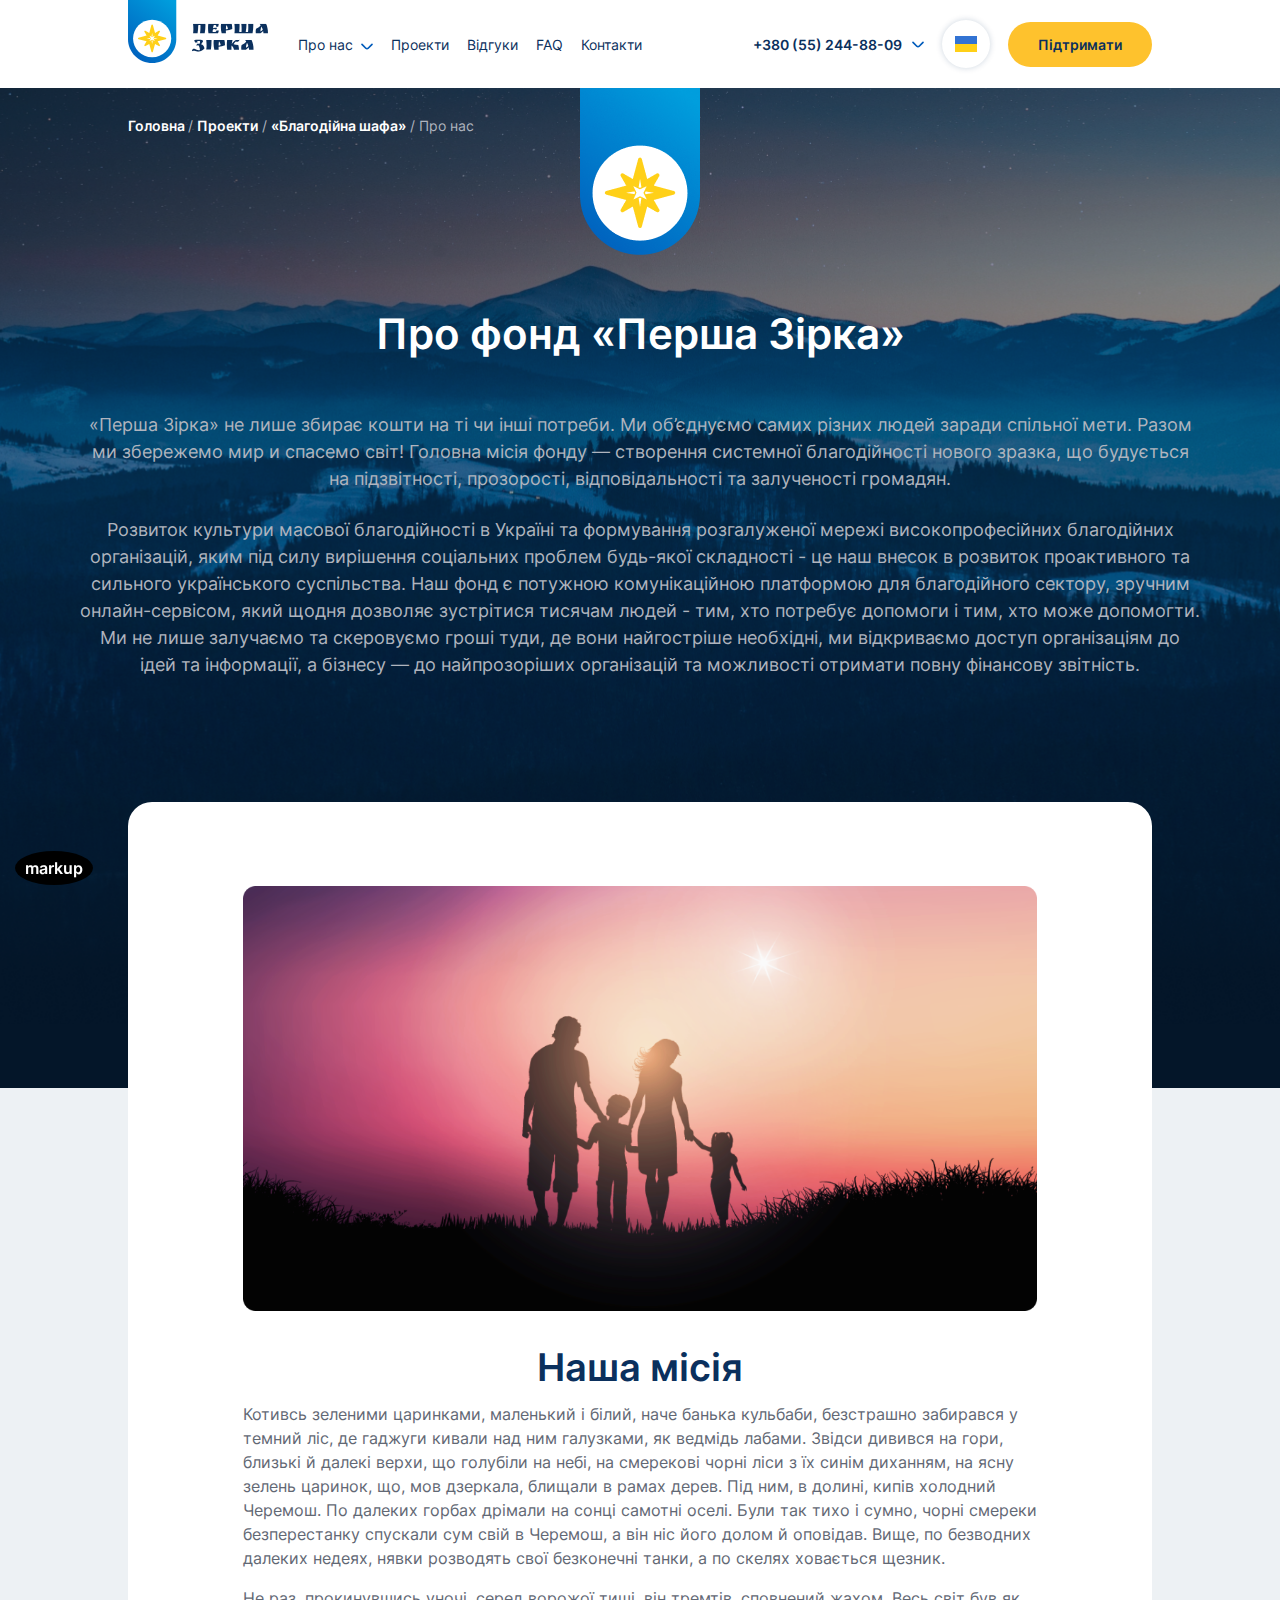
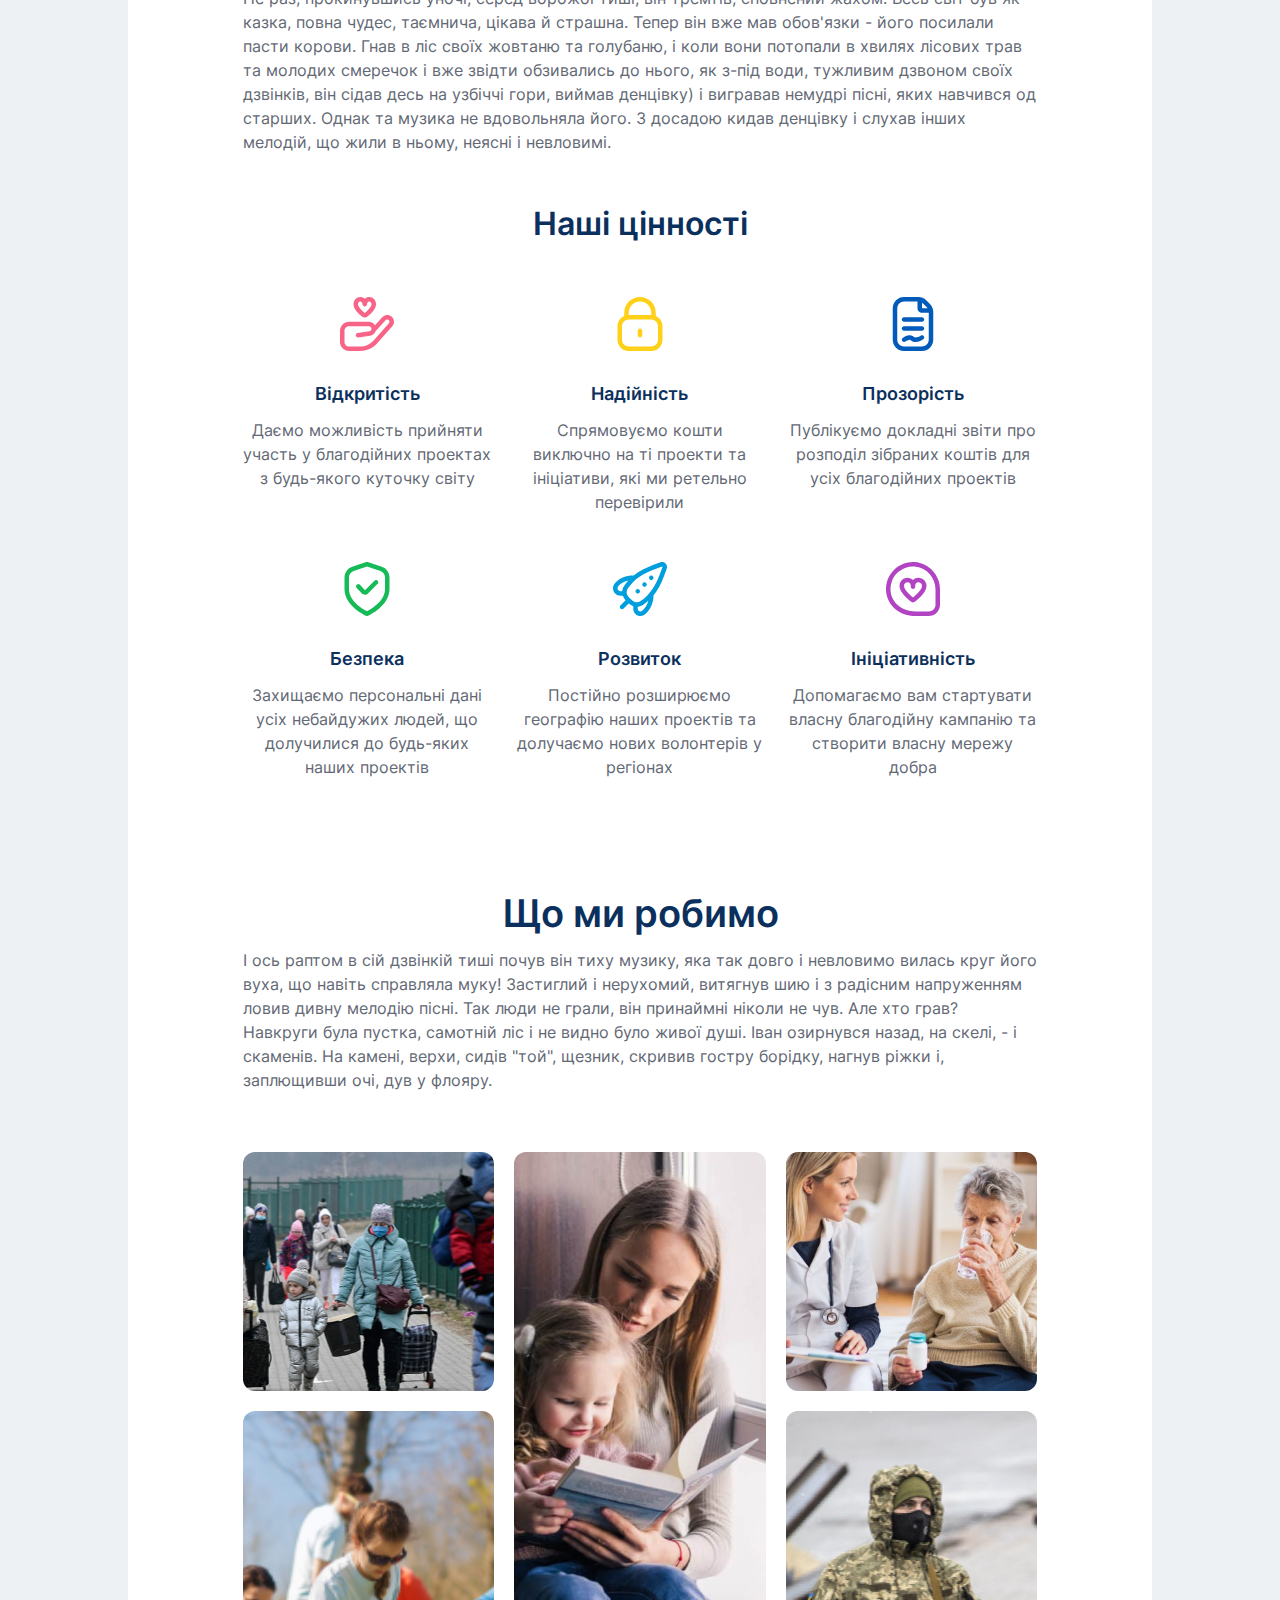
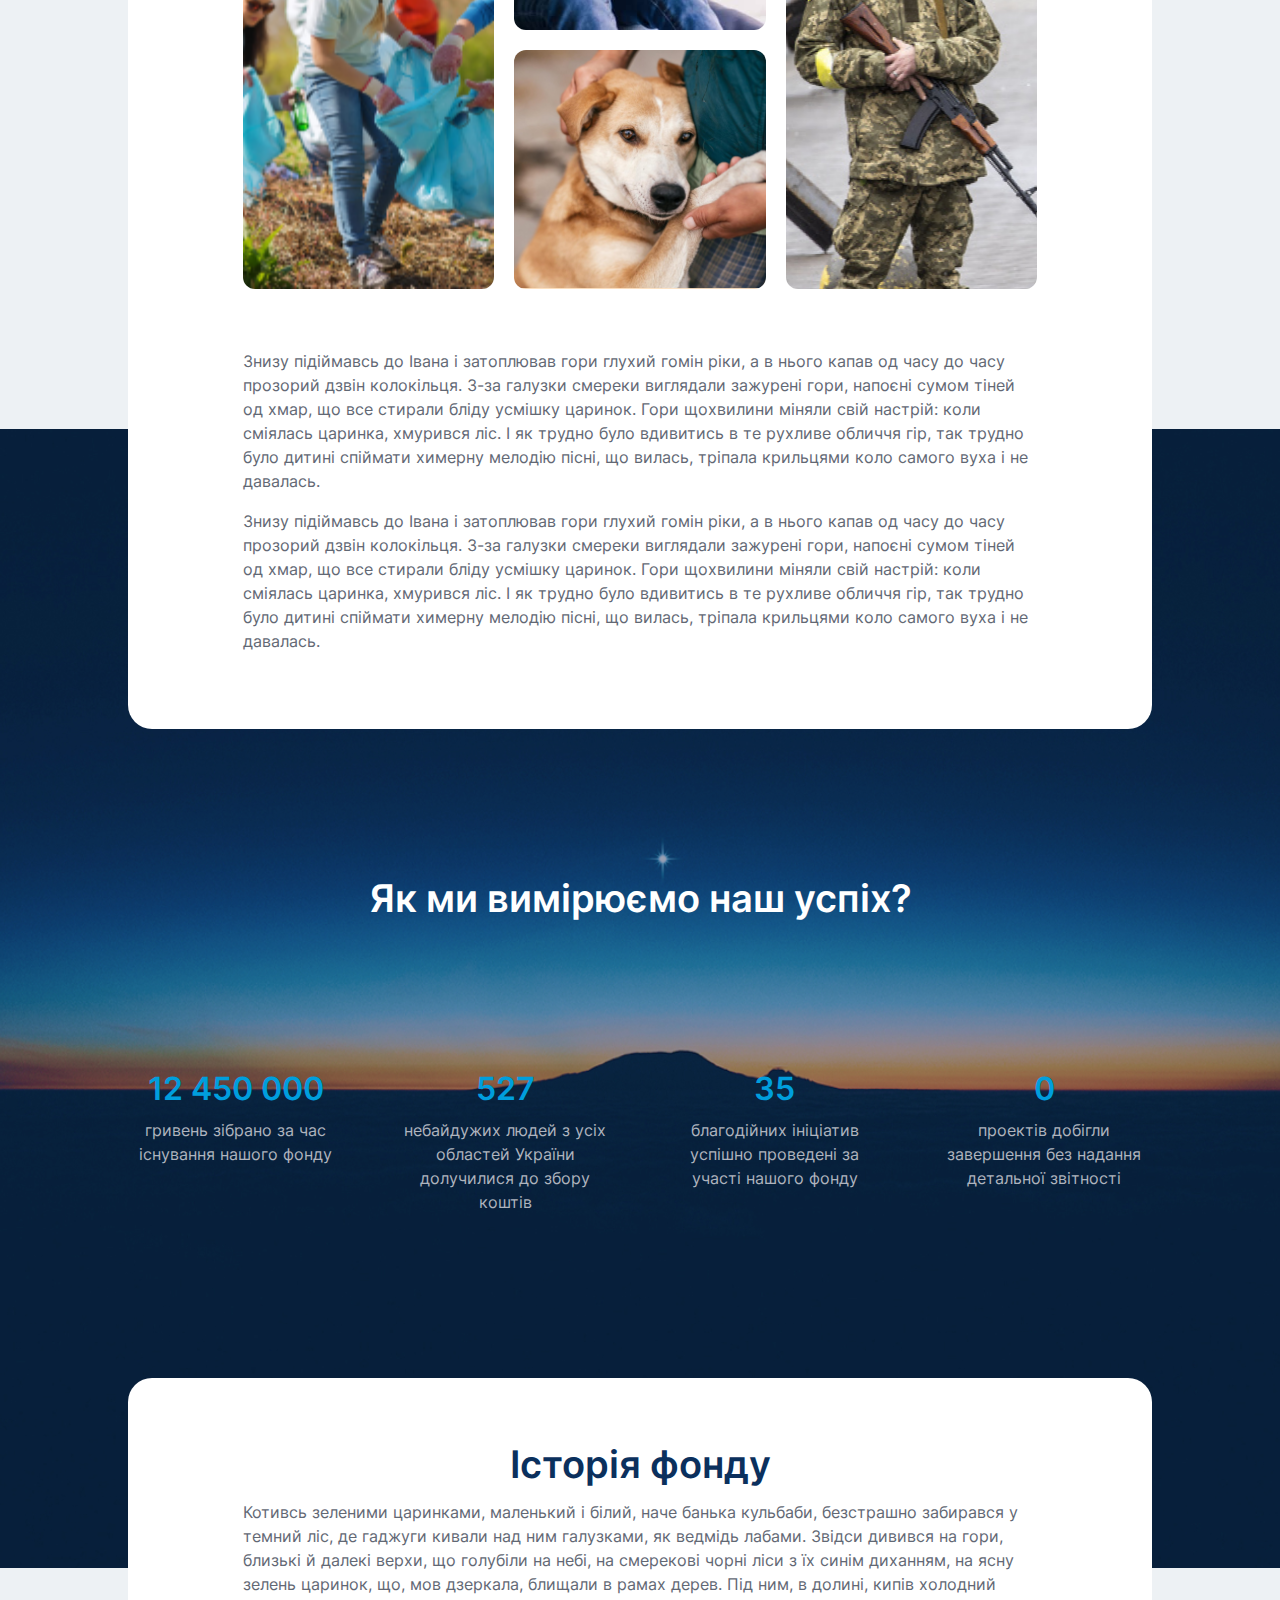
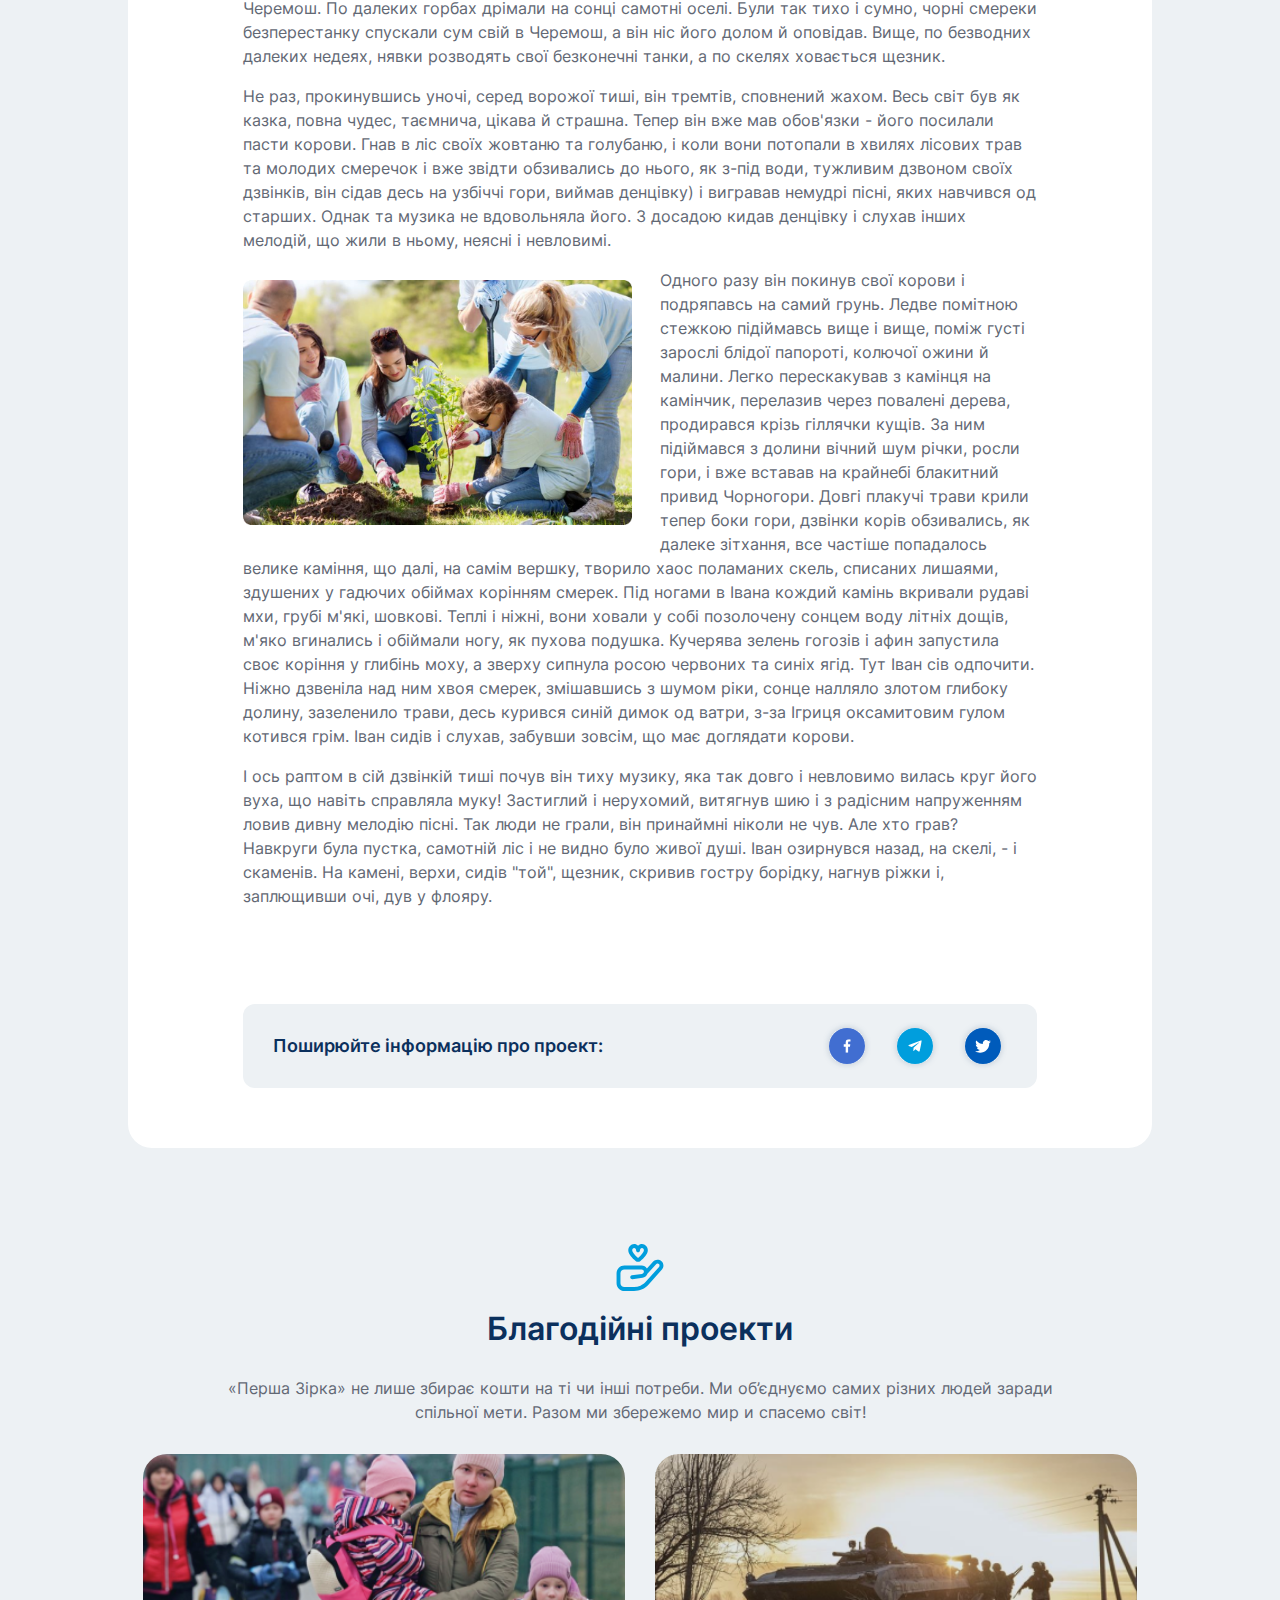
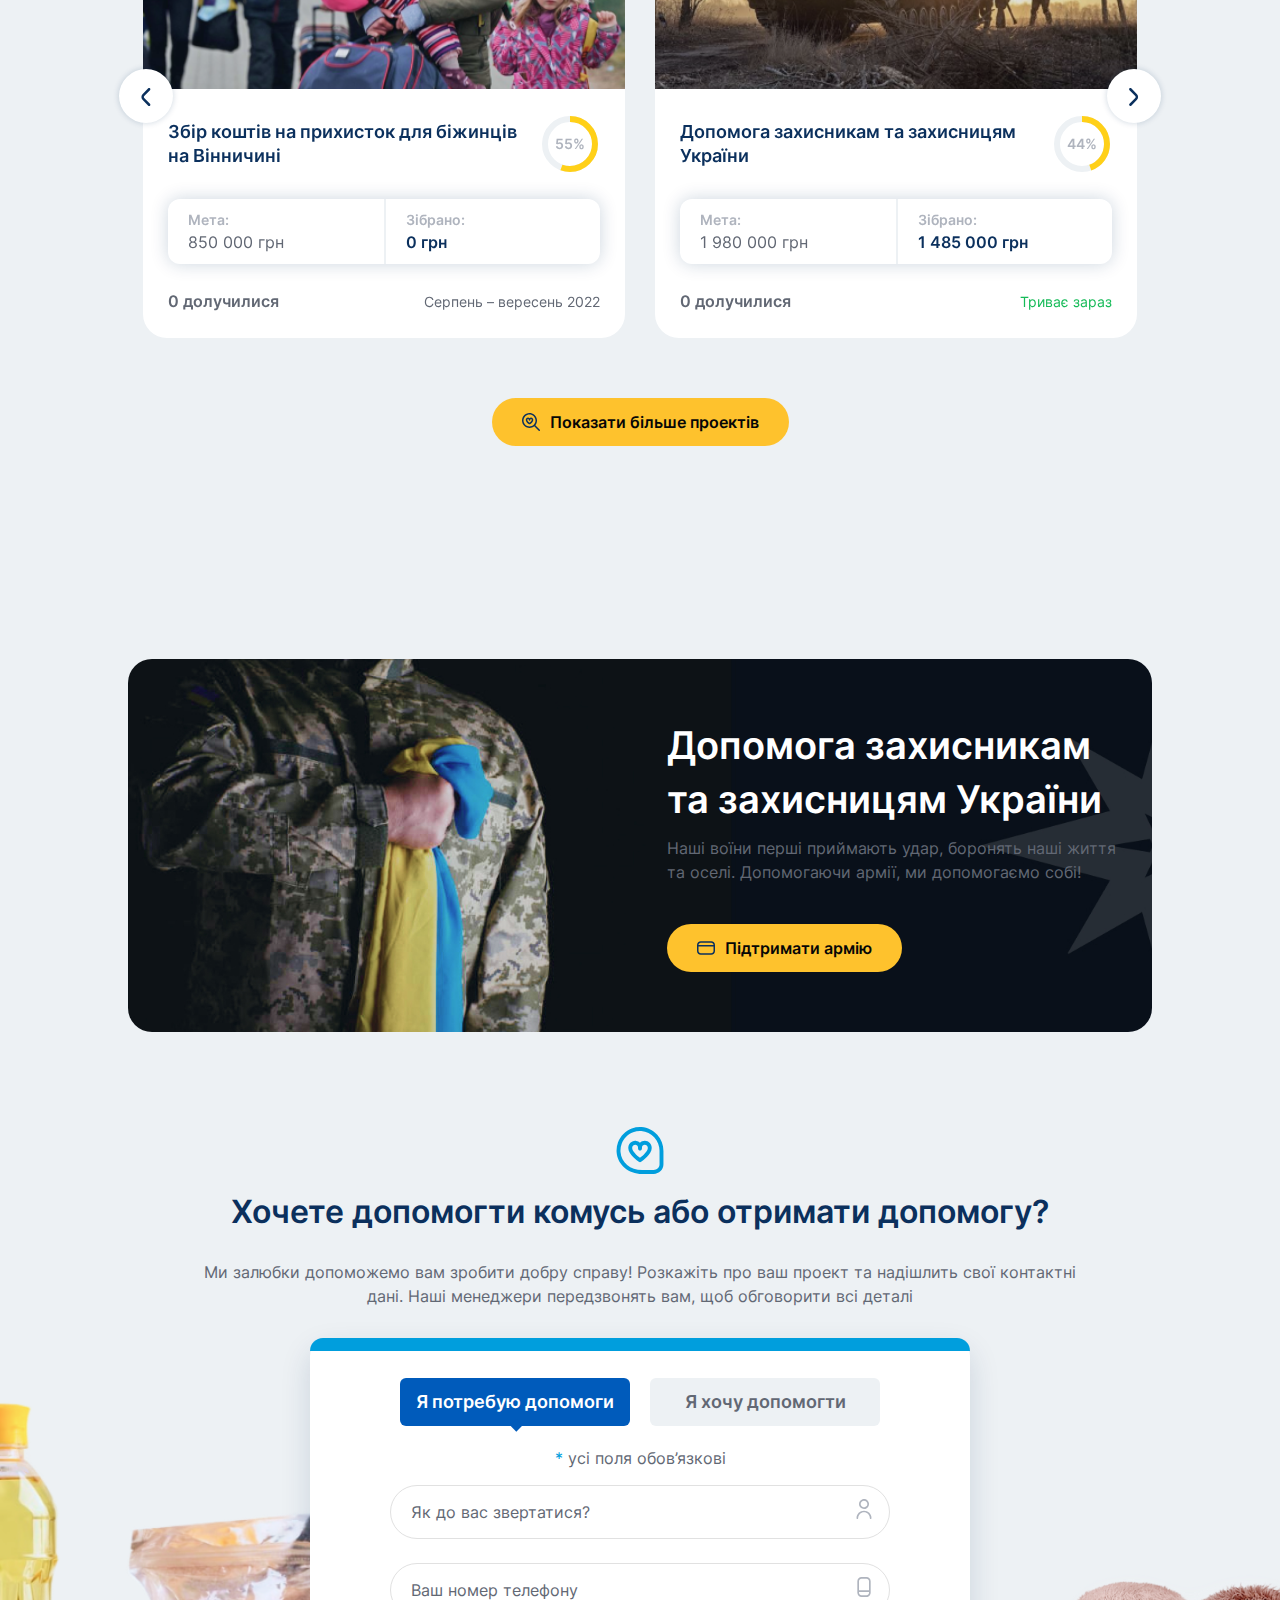
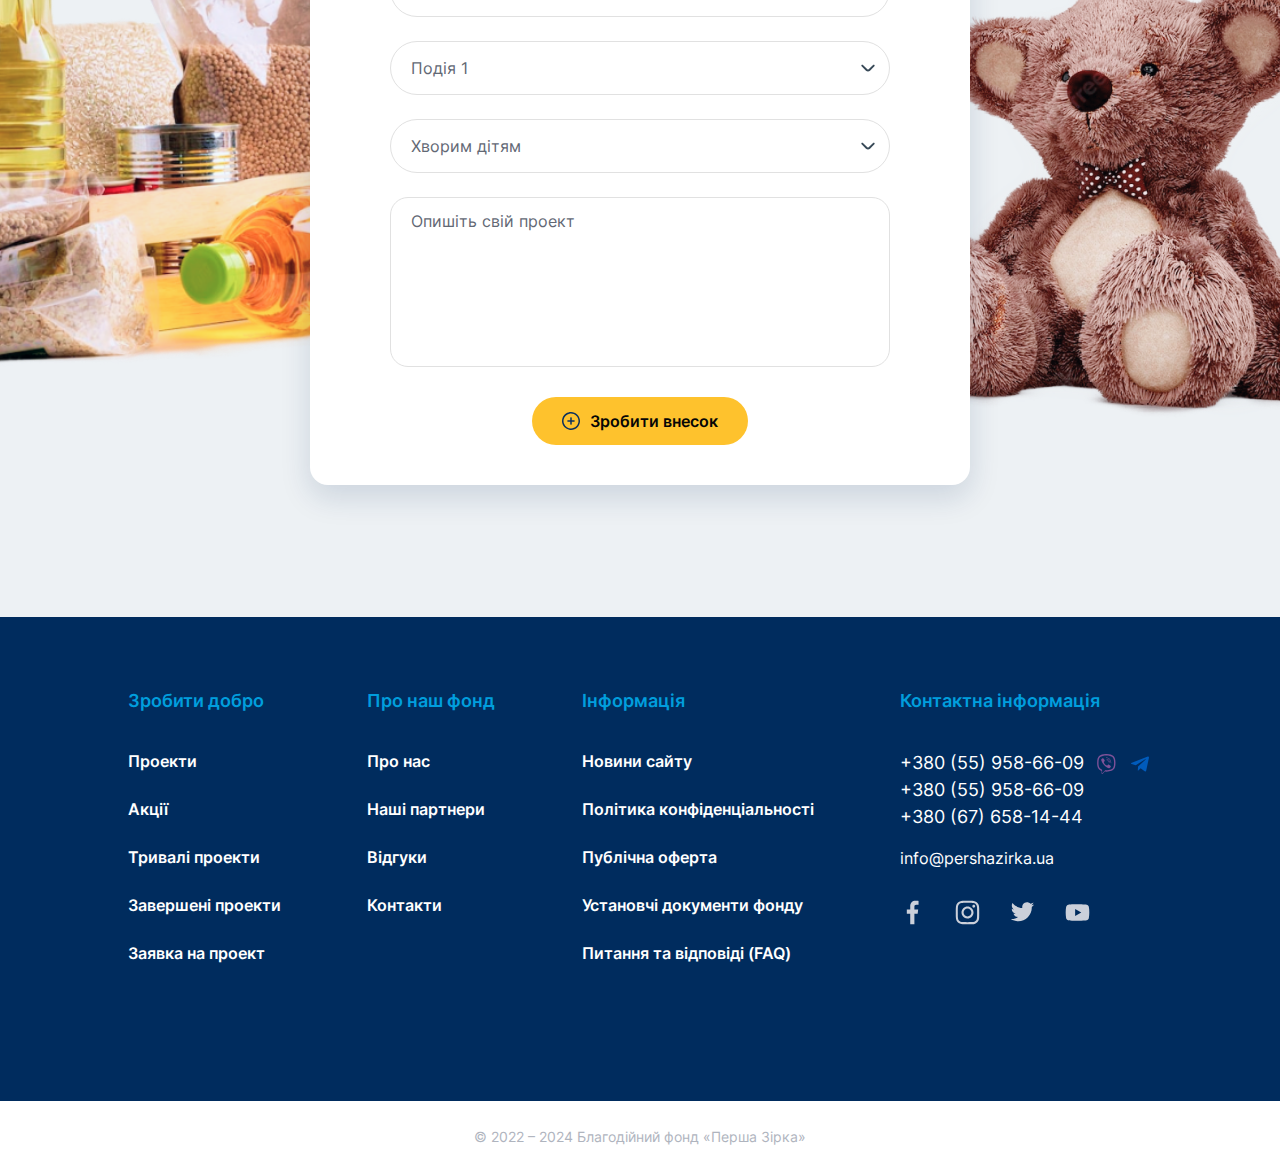
<file: about-page.html>
<!DOCTYPE html>
<html lang="ru">

<head>
    <meta charset="UTF-8">
    <meta name="theme-color" content="#005BBB">
    <meta name="viewport" content="width=device-width,initial-scale=1,user-scalable=no" />
    <title>Перша Зiрка</title>
    <link rel="shortcut icon" href="assets/img/favicon.png" />
    <link rel="stylesheet" type="text/css" href="assets/css/bootstrap.min.css" />
    <link rel="stylesheet" type="text/css" href="assets/css/slick.css" />
    <link rel="stylesheet" type="text/css" href="assets/css/slick-theme.css" />
    <link rel="stylesheet" type="text/css" href="assets/css/jquery.fancybox.min.css" />
    <link rel="stylesheet" type="text/css" href="assets/css/nice-select.css" />
    <link rel="stylesheet" type="text/css" href="style.css" />

</head>

<body>

    <!-- 
<div class='thetop'></div>
<div class='scrolltop'>
    <div  class='muve-top'></div>
</div>
-->
    <a href="markup.html" class="markup-link">markup</a>

    <header class="header">
        <div class="wrapper">
            <div class="row-custom jcsb aic">
                <div class="header__menu-wrap">
                    <a href="/" class="logo"><img src="assets/img/Logo.svg" alt="" /></a>
                    <nav>
                        <ul>
                            <li class="menu-item-has-children">
                                <a href="about-page.html">Про нас</a>
                                <ul class="sub-menu">
                                    <li><a href="about-page.html">Про наш фонд</a></li>
                                    <li><a href="template-page.html">Наші партнери</a></li>
                                    <li><a href="reviews.html">Відгуки</a></li>
                                    <li><a href="faq.html">Питання та відповіді (FAQ)</a></li>
                                    <li><a href="contacts.html">Контакти</a></li>
                                    <li><a href="template-page.html">Публічна оферта</a></li>
                                    <li><a href="template-page.html">Політика конфіденціальності</a></li>
                                    <li><a href="template-page.html">Установчі документи фонду</a></li>
                                </ul>
                            </li>
                            <li><a href="projects-category.html">Проекти</a></li>
                            <li><a href="reviews.html">Відгуки</a></li>
                            <li><a href="faq.html">FAQ</a></li>
                            <li><a href="contacts.html">Контакти</a></li>
                        </ul>
                        <div class="mob-menu-bot">

                            <a href="#" class="btn btn-primary" data-bs-toggle="modal" data-bs-target="#exampleModal">Підтримати</a>
                        </div>
                    </nav>
                </div>
                <div class="header__info-wrap row-custom aic">
                    <div class="header__phone-wrap">
                        <div class="phone-dropdown">
                            <div class="phone-dropdown__top">
                                <a href="tel:+380 (55) 244-88-09">+380 (55) 244-88-09</a>
                                <svg width="12" height="7" viewBox="0 0 12 7" fill="none" xmlns="http://www.w3.org/2000/svg">
                                    <path d="M11.5897 0.841667C11.5123 0.76356 11.4201 0.701565 11.3185 0.659258C11.217 0.616951 11.1081 0.595169 10.9981 0.595169C10.888 0.595169 10.7791 0.616951 10.6776 0.659258C10.576 0.701565 10.4839 0.76356 10.4064 0.841667L6.58972 4.65833C6.51225 4.73643 6.42009 4.79843 6.31854 4.84074C6.21699 4.88304 6.10807 4.90482 5.99806 4.90482C5.88805 4.90482 5.77912 4.88304 5.67758 4.84074C5.57603 4.79843 5.48386 4.73643 5.40639 4.65833L1.58972 0.841667C1.51225 0.76356 1.42009 0.701565 1.31854 0.659258C1.21699 0.616951 1.10807 0.595169 0.998056 0.595169C0.888046 0.595169 0.779125 0.616951 0.677576 0.659258C0.576026 0.701565 0.483859 0.76356 0.40639 0.841667C0.25118 0.997802 0.164063 1.20901 0.164062 1.42917C0.164063 1.64932 0.25118 1.86053 0.40639 2.01666L4.23139 5.84166C4.70014 6.30982 5.33555 6.57279 5.99806 6.57279C6.66056 6.57279 7.29597 6.30982 7.76472 5.84166L11.5897 2.01666C11.7449 1.86053 11.8321 1.64932 11.8321 1.42917C11.8321 1.20901 11.7449 0.997802 11.5897 0.841667Z" fill="#005BBB" />
                                </svg>
                                <div class="btn-icon btn-mob-phone">
                                    <i class="icon-svg icon-phone"></i>
                                </div>
                            </div>
                            <div class="phone-dropdown__menu">
                                <ul>
                                    <li>
                                        <a href="tel:+380 (55) 958-66-09">+380 (55) 958-66-09</a>
                                        <a href="viber://chat?number=%2B380559586609">
										<img src="assets/img/viber.svg" alt="" />
									</a>
                                        <a href="https://telegram.me/voryag905">
										<img src="assets/img/telegram.svg" alt="" />
									</a>
                                    </li>
                                    <li>
                                        <a href="tel:+380 (55) 958-66-09">+380 (55) 958-66-09</a>
                                    </li>
                                    <li>
                                        <a href="tel:+380 (67) 658-14-44">+380 (67) 658-14-44</a>
                                    </li>
                                </ul>
                                <a href="mailto:info@pershazirka.ua" class="email">
								info@pershazirka.ua
							</a>
                                <a href="#" class="btn btn-primary"  data-bs-toggle="modal" data-bs-target="#formMessage">
								<svg
									width="18"
									height="18"
									viewBox="0 0 18 18"
									fill="none"
									xmlns="http://www.w3.org/2000/svg"
								>
									<path
										d="M17.3411 0.66151C17.0723 0.389356 16.7377 0.191152 16.3699 0.0860478C16.002 -0.0190564 15.6132 -0.0275077 15.2411 0.0615104L3.24115 2.58901C2.55008 2.68379 1.8992 2.96962 1.3618 3.41432C0.824403 3.85902 0.421834 4.44493 0.199431 5.10606C-0.0229726 5.76719 -0.0563773 6.47728 0.102979 7.15637C0.262335 7.83546 0.608122 8.45657 1.1014 8.94976L2.3899 10.2375C2.45964 10.3072 2.51494 10.39 2.55265 10.4811C2.59036 10.5722 2.60973 10.6699 2.60965 10.7685V13.1445C2.6113 13.4786 2.68821 13.808 2.83465 14.1083L2.82865 14.1135L2.84815 14.133C3.06791 14.5749 3.42684 14.9322 3.86965 15.15L3.88915 15.1695L3.8944 15.1635C4.19467 15.31 4.52408 15.3869 4.85815 15.3885H7.23415C7.43294 15.3884 7.62366 15.4671 7.7644 15.6075L9.05215 16.8953C9.39754 17.2445 9.80864 17.5219 10.2617 17.7115C10.7148 17.9011 11.201 17.9992 11.6921 18C12.1015 17.9995 12.508 17.9326 12.8959 17.802C13.551 17.5869 14.1329 17.193 14.5761 16.6648C15.0192 16.1366 15.3059 15.495 15.4039 14.8125L17.9351 2.78626C18.0288 2.41099 18.0233 2.01783 17.9191 1.64533C17.815 1.27284 17.6158 0.933813 17.3411 0.66151V0.66151ZM3.4519 9.17851L2.16265 7.89076C1.86244 7.59778 1.65203 7.22525 1.55611 6.81688C1.4602 6.40851 1.48276 5.98126 1.62115 5.58526C1.75532 5.179 2.00335 4.81983 2.33575 4.55046C2.66814 4.28109 3.07091 4.11285 3.49615 4.06576L15.3769 1.56451L4.10815 12.8348V10.7685C4.10929 10.4733 4.05187 10.1807 3.93923 9.9078C3.82659 9.63488 3.66095 9.38701 3.4519 9.17851V9.17851ZM13.9301 14.556C13.8726 14.9703 13.7007 15.3603 13.4337 15.6822C13.1668 16.0042 12.8154 16.2454 12.419 16.3788C12.0226 16.5121 11.5969 16.5324 11.1896 16.4372C10.7823 16.342 10.4097 16.1352 10.1134 15.84L8.8234 14.55C8.61518 14.3406 8.36751 14.1746 8.09472 14.0616C7.82192 13.9486 7.52943 13.8908 7.23415 13.8915H5.1679L16.4381 2.62501L13.9301 14.556Z"
										fill="#0B305D"
									/>
								</svg>
								<span>Написати повідомлення</span>
							</a>
                            </div>
                        </div>
                    </div>
                    <div class="header__lang-wrap">
                        <div class="lang-dropdown">
                            <div class="lang-dropdown__top btn-icon">
                                <img src="assets/img/Ukraine.svg" alt="" />
						</div>
                                <div class="lang-dropdown__menu">
                                    <ul>
                                        <li>
                                            <a href="#ua">
										<img src="assets/img/Ukraine.svg" alt="" />
										<span>Українська</span>
									</a>
                                        </li>
                                        <li>
                                            <a href="#uk">
										<img src="assets/img/UK.svg" alt="" />
										<span>English</span>
									</a>
                                        </li>
                                        <li>
                                            <a href="#uk">
										<img src="assets/img/UK.svg" alt="" />
										<span>English</span>
									</a>
                                        </li>
                                    </ul>
                                </div>
                            </div>
                        </div>
                        <a href="page-404.html" class="login btn-icon d-none">
					<svg
						width="20"
						height="20"
						viewBox="0 0 20 20"
						fill="none"
						xmlns="http://www.w3.org/2000/svg"
					>
						<g clip-path="url(#clip0_183_5966)">
							<path
								d="M10 9.99995C10.9889 9.99995 11.9556 9.7067 12.7779 9.1573C13.6001 8.60789 14.241 7.827 14.6194 6.91337C14.9978 5.99974 15.0969 4.9944 14.9039 4.0245C14.711 3.05459 14.2348 2.16368 13.5355 1.46441C12.8363 0.765152 11.9454 0.288949 10.9755 0.0960224C10.0055 -0.0969037 9.00021 0.00211302 8.08658 0.380551C7.17295 0.758989 6.39206 1.39985 5.84265 2.2221C5.29324 3.04434 5 4.01104 5 4.99995C5.00132 6.32563 5.52853 7.59663 6.46593 8.53402C7.40332 9.47142 8.67432 9.99863 10 9.99995ZM10 1.66662C10.6593 1.66662 11.3037 1.86211 11.8519 2.22838C12.4001 2.59466 12.8273 3.11525 13.0796 3.72434C13.3319 4.33343 13.3979 5.00365 13.2693 5.65025C13.1407 6.29685 12.8232 6.8908 12.357 7.35697C11.8908 7.82315 11.2969 8.14062 10.6503 8.26923C10.0037 8.39785 9.33348 8.33184 8.72439 8.07955C8.1153 7.82726 7.59471 7.40001 7.22844 6.85185C6.86216 6.30369 6.66667 5.65922 6.66667 4.99995C6.66667 4.11589 7.01786 3.26805 7.64298 2.64293C8.2681 2.01781 9.11595 1.66662 10 1.66662Z"
								fill="#0B305D"
							/>
							<path
								d="M10 11.6672C8.01155 11.6694 6.10518 12.4603 4.69914 13.8663C3.29309 15.2724 2.50221 17.1787 2.5 19.1672C2.5 19.3882 2.5878 19.6002 2.74408 19.7564C2.90036 19.9127 3.11232 20.0005 3.33333 20.0005C3.55435 20.0005 3.76631 19.9127 3.92259 19.7564C4.07887 19.6002 4.16667 19.3882 4.16667 19.1672C4.16667 17.6201 4.78125 16.1363 5.87521 15.0424C6.96917 13.9484 8.4529 13.3338 10 13.3338C11.5471 13.3338 13.0308 13.9484 14.1248 15.0424C15.2188 16.1363 15.8333 17.6201 15.8333 19.1672C15.8333 19.3882 15.9211 19.6002 16.0774 19.7564C16.2337 19.9127 16.4457 20.0005 16.6667 20.0005C16.8877 20.0005 17.0996 19.9127 17.2559 19.7564C17.4122 19.6002 17.5 19.3882 17.5 19.1672C17.4978 17.1787 16.7069 15.2724 15.3009 13.8663C13.8948 12.4603 11.9884 11.6694 10 11.6672Z"
								fill="#0B305D"
							/>
						</g>
						<defs>
							<clipPath id="clip0_183_5966">
								<rect width="20" height="20" fill="white" />
							</clipPath>
						</defs>
					</svg>
				</a>
                        <a href="#" class="btn btn-primary" data-bs-toggle="modal" data-bs-target="#exampleModal">Підтримати</a>
                        <div class="btn-menu">
                            <span></span>
                            <span></span>
                            <span></span>
                        </div>
                    </div>
                </div>
            </div>
    </header>

    <main class="about-page">
        <div class="wrapper">
            <div class="breadcrumb">
                <span>
      <span>
        <a href="index.html">Головна </a> / <span><a href="projects-category.html">Проекти</a> /
          <span><a href="project-item.html">«Благодійна шафа»</a> / 
            <span class="breadcrumb_last">Про нас</span></span></span></span></span>
            </div>
        </div>

        <div class="first-screen">
            <div class="first-screen__logo">
                <img src="assets/img/about-page-first-screen-logo.png" class="img-fluid" alt="about-page-first-screen-logo">
        </div>
                <h1>Про фонд «Перша Зірка»</h1>
                <p>«Перша Зірка» не лише збирає кошти на ті чи інші потреби. Ми об’єднуємо самих різних людей заради спільної мети. Разом ми збережемо мир и спасемо світ! Головна місія фонду — створення системної благодійності нового зразка, що будується на підзвітності, прозорості, відповідальності та залученості громадян.</p>
                <p>Розвиток культури масової благодійності в Україні та формування розгалуженої мережі високопрофесійних благодійних організацій, яким під силу вирішення соціальних проблем будь-якої складності - це наш внесок в розвиток проактивного та сильного українського суспільства. Наш фонд є потужною комунікаційною платформою для благодійного сектору, зручним онлайн-сервісом, який щодня дозволяє зустрітися тисячам людей - тим, хто потребує допомоги і тим, хто може допомогти. Ми не лише залучаємо та скеровуємо гроші туди, де вони найгостріше необхідні, ми відкриваємо доступ організаціям до ідей та інформації, а бізнесу — до найпрозоріших організацій та можливості отримати повну фінансову звітність.</p>
            </div>
            <div class="wrapper">
                <div class="post-item">
                    <a href="assets/img/about-page-1.png" class="fancybox" data-fancybox="gallery" data-caption="Caption #1">
                <img src="assets/img/about-page-1.png" class="aligncenter" alt="" />
            </a>
                    <h2 style="text-align: center;">Наша місія</h2>
                    <p>Котивсь зеленими царинками, маленький і білий, наче банька кульбаби, безстрашно забирався у темний ліс, де гаджуги кивали над ним галузками, як ведмідь лабами. Звідси дивився на гори, близькі й далекі верхи, що голубіли на небі, на смерекові чорні ліси з їх синім диханням, на ясну зелень царинок, що, мов дзеркала, блищали в рамах дерев. Під ним, в долині, кипів холодний Черемош. По далеких горбах дрімали на сонці самотні оселі. Були так тихо і сумно, чорні смереки безперестанку спускали сум свій в Черемош, а він ніс його долом й оповідав. Вище, по безводних далеких недеях, нявки розводять свої безконечні танки, а по скелях ховається щезник.</p>
                    <p>Не раз, прокинувшись уночі, серед ворожої тиші, він тремтів, сповнений жахом. Весь світ був як казка, повна чудес, таємнича, цікава й страшна. Тепер він вже мав обов'язки - його посилали пасти корови. Гнав в ліс своїх жовтаню та голубаню, і коли вони потопали в хвилях лісових трав та молодих смеречок і вже звідти обзивались до нього, як з-під води, тужливим дзвоном своїх дзвінків, він сідав десь на узбіччі гори, виймав денцівку) і вигравав немудрі пісні, яких навчився од старших. Однак та музика не вдовольняла його. З досадою кидав денцівку і слухав інших мелодій, що жили в ньому, неясні і невловимі.</p>

                    <section class="our-values">
                        <h2 class="title-icon">
        <span>Наші цінності</span>
    </h2>
                        <div class="row">
                            <div class="col-lg-4 col-md-6">
                                <div class="value-item">
                                    <div class="icon-svg icon-openness"></div>
                                    <h6>Відкритість</h6>
                                    <p>Даємо можливість прийняти участь у благодійних проектах з будь-якого куточку світу</p>
                                </div>
                            </div>
                            <div class="col-lg-4 col-md-6">
                                <div class="value-item">
                                    <div class="icon-svg icon-reliability"></div>
                                    <h6>Надійність</h6>
                                    <p>Спрямовуємо кошти виключно на ті проекти та ініціативи, які ми ретельно перевірили</p>
                                </div>
                            </div>
                            <div class="col-lg-4 col-md-6">
                                <div class="value-item">
                                    <div class="icon-svg icon-transparency "></div>
                                    <h6>Прозорість</h6>
                                    <p>Публікуємо докладні звіти про розподіл зібраних коштів для усіх благодійних проектів </p>
                                </div>
                            </div>
                            <div class="col-lg-4 col-md-6">
                                <div class="value-item">
                                    <div class="icon-svg icon-security"></div>
                                    <h6>Безпека</h6>
                                    <p>Захищаємо персональні дані усіх небайдужих людей, що долучилися до будь-яких наших проектів</p>
                                </div>
                            </div>
                            <div class="col-lg-4 col-md-6">
                                <div class="value-item">
                                    <div class="icon-svg icon-development"></div>
                                    <h6>Розвиток</h6>
                                    <p>Постійно розширюємо географію наших проектів та долучаємо нових волонтерів у регіонах</p>
                                </div>
                            </div>
                            <div class="col-lg-4 col-md-6">
                                <div class="value-item">
                                    <div class="icon-svg icon-initiative"></div>
                                    <h6>Ініціативність</h6>
                                    <p>Допомагаємо вам стартувати власну благодійну кампанію та створити власну мережу добра</p>
                                </div>
                            </div>
                        </div>
                    </section>


                    <h2 style="text-align: center;">Що ми робимо</h2>
                    <p>І ось раптом в сій дзвінкій тиші почув він тиху музику, яка так довго і невловимо вилась круг його вуха, що навіть справляла муку! Застиглий і нерухомий, витягнув шию і з радісним напруженням ловив дивну мелодію пісні. Так люди не грали, він принаймні ніколи не чув. Але хто грав? Навкруги була пустка, самотній ліс і не видно було живої душі. Іван озирнувся назад, на скелі, - і скаменів. На камені, верхи, сидів "той", щезник, скривив гостру борідку, нагнув ріжки і, заплющивши очі, дув у флояру. </p>

                    <div class="img-grid">
                        <div class="img-grid__row">
                            <div class="img-grid__img" style="background-image: url(assets/img/about-page-8.png);"></div>
                            <div class="img-grid__img" style="background-image: url(assets/img/about-page-2.png);"></div>
                            <div class="img-grid__img" style="background-image: url(assets/img/about-page-3.png);"></div>
                            <div class="img-grid__img" style="background-image: url(assets/img/about-page-4.png);"></div>
                            <div class="img-grid__img" style="background-image: url(assets/img/about-page-5.png);"></div>
                            <div class="img-grid__img" style="background-image: url(assets/img/about-page-6.png);"></div>
                        </div>
                    </div>

                    <p>Знизу підіймавсь до Івана і затоплював гори глухий гомін ріки, а в нього капав од часу до часу прозорий дзвін колокільця. З-за галузки смереки виглядали зажурені гори, напоєні сумом тіней од хмар, що все стирали бліду усмішку царинок. Гори щохвилини міняли свій настрій: коли сміялась царинка, хмурився ліс. І як трудно було вдивитись в те рухливе обличчя гір, так трудно було дитині спіймати химерну мелодію пісні, що вилась, тріпала крильцями коло самого вуха і не давалась.</p>

                    <p>Знизу підіймавсь до Івана і затоплював гори глухий гомін ріки, а в нього капав од часу до часу прозорий дзвін колокільця. З-за галузки смереки виглядали зажурені гори, напоєні сумом тіней од хмар, що все стирали бліду усмішку царинок. Гори щохвилини міняли свій настрій: коли сміялась царинка, хмурився ліс. І як трудно було вдивитись в те рухливе обличчя гір, так трудно було дитині спіймати химерну мелодію пісні, що вилась, тріпала крильцями коло самого вуха і не давалась.</p>
                </div>
            </div>


            <section class="about" style="background-image: url(./assets/img/bg-ab.jpg)">
                <div class="wrapper">
                    <h2> Як ми вимірюємо наш успіх?</h2>
                    <div class="row-custom jcsb row-custom-info">
                        <div class="about__info">
                            <div class="about__info-title">12 450 000</div>
                            <p>гривень зібрано за час існування нашого фонду</p>
                        </div>
                        <div class="about__info">
                            <div class="about__info-title">527</div>
                            <p>
                                небайдужих людей з усіх областей України долучилися до збору коштів
                            </p>
                        </div>
                        <div class="about__info">
                            <div class="about__info-title">35</div>
                            <p>благодійних ініціатив успішно проведені за участі нашого фонду</p>
                        </div>
                        <div class="about__info">
                            <div class="about__info-title">0</div>
                            <p>проектів добігли завершення без надання детальної звітності</p>
                        </div>
                    </div>
                </div>
            </section>

            <div class="wrapper">
                <div class="post-item">
                    <h2 style="text-align: center;">Історія фонду</h2>
                    <p>Котивсь зеленими царинками, маленький і білий, наче банька кульбаби, безстрашно забирався у темний ліс, де гаджуги кивали над ним галузками, як ведмідь лабами. Звідси дивився на гори, близькі й далекі верхи, що голубіли на небі, на смерекові чорні ліси з їх синім диханням, на ясну зелень царинок, що, мов дзеркала, блищали в рамах дерев. Під ним, в долині, кипів холодний Черемош. По далеких горбах дрімали на сонці самотні оселі. Були так тихо і сумно, чорні смереки безперестанку спускали сум свій в Черемош, а він ніс його долом й оповідав. Вище, по безводних далеких недеях, нявки розводять свої безконечні танки, а по скелях ховається щезник.</p>
                    <p>Не раз, прокинувшись уночі, серед ворожої тиші, він тремтів, сповнений жахом. Весь світ був як казка, повна чудес, таємнича, цікава й страшна. Тепер він вже мав обов'язки - його посилали пасти корови. Гнав в ліс своїх жовтаню та голубаню, і коли вони потопали в хвилях лісових трав та молодих смеречок і вже звідти обзивались до нього, як з-під води, тужливим дзвоном своїх дзвінків, він сідав десь на узбіччі гори, виймав денцівку) і вигравав немудрі пісні, яких навчився од старших. Однак та музика не вдовольняла його. З досадою кидав денцівку і слухав інших мелодій, що жили в ньому, неясні і невловимі.</p>
                    <a href="assets/img/about-page-7.png" class="fancybox" data-fancybox="gallery" data-caption="Caption #1">
                <img src="assets/img/about-page-7.png" class="alignleft" alt="" />
            </a>
                    <p>Одного разу він покинув свої корови і подряпавсь на самий грунь. Ледве помітною стежкою підіймавсь вище і вище, поміж густі зарослі блідої папороті, колючої ожини й малини. Легко перескакував з камінця на камінчик, перелазив через повалені дерева, продирався крізь гіллячки кущів. За ним підіймався з долини вічний шум річки, росли гори, і вже вставав на крайнебі блакитний привид Чорногори. Довгі плакучі трави крили тепер боки гори, дзвінки корів обзивались, як далеке зітхання, все частіше попадалось велике каміння, що далі, на самім вершку, творило хаос поламаних скель, списаних лишаями, здушених у гадючих обіймах корінням смерек. Під ногами в Івана кождий камінь вкривали рудаві мхи, грубі м'які, шовкові. Теплі і ніжні, вони ховали у собі позолочену сонцем воду літніх дощів, м'яко вгинались і обіймали ногу, як пухова подушка. Кучерява зелень гогозів і афин запустила своє коріння у глибінь моху, а зверху сипнула росою червоних та синіх ягід. Тут Іван сів одпочити. Ніжно дзвеніла над ним хвоя смерек, змішавшись з шумом ріки, сонце налляло злотом глибоку долину, зазеленило трави, десь курився синій димок од ватри, з-за Ігриця оксамитовим гулом котився грім. Іван сидів і слухав, забувши зовсім, що має доглядати корови.</p>
                    <p>І ось раптом в сій дзвінкій тиші почув він тиху музику, яка так довго і невловимо вилась круг його вуха, що навіть справляла муку! Застиглий і нерухомий, витягнув шию і з радісним напруженням ловив дивну мелодію пісні. Так люди не грали, він принаймні ніколи не чув. Але хто грав? Навкруги була пустка, самотній ліс і не видно було живої душі. Іван озирнувся назад, на скелі, - і скаменів. На камені, верхи, сидів "той", щезник, скривив гостру борідку, нагнув ріжки і, заплющивши очі, дув у флояру. </p>
                    <div class="repost">
                        <div class="repost-title">Поширюйте інформацію про проект:</div>
                        <nav class="nav-socials">
                            <a href="#"><img src="assets/img/icon-facebook.svg" class="img-fluid" alt="facebook"></a>
                            <a href="https://telegram.me/voryag905"><img src="assets/img/icon-telegram.svg" class="img-fluid" alt="telegram"></a>
                            <a href="#"><img src="assets/img/icon-twiter.svg" class="img-fluid" alt="twiter"></a>
                        </nav>
                    </div>
                </div>
            </div>


            <section class="project-slider">
                <div class="wrapper">
                    <h2 class="title-icon">
            <i class="icon-svg icon-hand"></i>
            <span>Благодійні проекти</span>
        </h2>
                    <p class="title-descr">
                        «Перша Зірка» не лише збирає кошти на ті чи інші потреби. Ми об’єднуємо
                        самих різних людей заради спільної мети. Разом ми збережемо мир и
                        спасемо світ!
                    </p>
                    <div class="slider-project slider-def slider-def-three-el">
                        <div class="item-project">
                            <a href="project-item.html" class="item-project__img">
                    <img src="./assets/img/proj-item-1.png" alt="" />
                </a>
                            <div class="item-project__info-wrap">
                                <div class="item-project__title">
                                    <a href="project-item.html">Збір коштів на прихисток для біжинців на Вінничині</a>
                                    <div class="progress">
                                        <svg xmlns="http://www.w3.org/2000/svg" viewBox="0 0 60 60" height="60" width="60" data-value="55">
                                            <circle class="bg" cx="30" cy="30" r="25" fill="none" stroke="#EDF1F4" stroke-miterlimit="10" />
                                            <circle class="meter" cx="30" cy="30" r="25" fill="none" stroke="#FFD018" stroke-dashoffset="157" stroke-dasharray="157" stroke-miterlimit="10" />
                                        </svg>
                                    </div>
                                </div>
                                <div class="item-project__wrap-sum">
                                    <div class="item-project__wrap-sum-from">
                                        <span>Мета:</span>
                                        <span>850 000 грн</span>
                                    </div>
                                    <div class="item-project__wrap-sum-to">
                                        <span>Зібрано:</span>
                                        <b>0 грн</b>
                                    </div>
                                </div>
                                <div class="item-project__date">
                                    <span>0 долучилися</span>
                                    <span>Серпень – вересень 2022</span>
                                </div>
                            </div>
                        </div>
                        <div class="item-project">
                            <a href="project-item.html" class="item-project__img">
                    <img src="./assets/img/proj-item-2.png" alt="" />
                </a>
                            <div class="item-project__info-wrap">
                                <div class="item-project__title">
                                    <a href="project-item.html">Допомога захисникам та захисницям України</a>
                                    <div class="progress">
                                        <svg xmlns="http://www.w3.org/2000/svg" viewBox="0 0 60 60" height="60" width="60" data-value="44">
                                            <circle class="bg" cx="30" cy="30" r="25" fill="none" stroke="#EDF1F4" stroke-miterlimit="10" />
                                            <circle class="meter" cx="30" cy="30" r="25" fill="none" stroke="#FFD018" stroke-dashoffset="157" stroke-dasharray="157" stroke-miterlimit="10" />
                                        </svg>
                                    </div>
                                </div>
                                <div class="item-project__wrap-sum">
                                    <div class="item-project__wrap-sum-from">
                                        <span>Мета:</span>
                                        <span>1 980 000 грн</span>
                                    </div>
                                    <div class="item-project__wrap-sum-to">
                                        <span>Зібрано:</span>
                                        <b>1 485 000 грн</b>
                                    </div>
                                </div>
                                <div class="item-project__date">
                                    <span>0 долучилися</span>
                                    <span class="item-project__date-now">Триває зараз</span>
                                </div>
                            </div>
                        </div>
                        <div class="item-project">
                            <a href="project-item.html" class="item-project__img">
                    <img src="./assets/img/proj-item-3.png" alt="" />
                </a>
                            <div class="item-project__info-wrap">
                                <div class="item-project__title">
                                    <a href="project-item.html">Збір коштів на прихисток для біжинців на Вінничині</a>
                                    <div class="progress">
                                        <svg xmlns="http://www.w3.org/2000/svg" viewBox="0 0 60 60" height="60" width="60" data-value="25">
                                            <circle class="bg" cx="30" cy="30" r="25" fill="none" stroke="#EDF1F4" stroke-miterlimit="10" />
                                            <circle class="meter" cx="30" cy="30" r="25" fill="none" stroke="#FFD018" stroke-dashoffset="157" stroke-dasharray="157" stroke-miterlimit="10" />
                                        </svg>
                                    </div>
                                </div>
                                <div class="item-project__wrap-sum">
                                    <div class="item-project__wrap-sum-from">
                                        <span>Мета:</span>
                                        <span>850 000 грн</span>
                                    </div>
                                    <div class="item-project__wrap-sum-to">
                                        <span>Зібрано:</span>
                                        <b>0 грн</b>
                                    </div>
                                </div>
                                <div class="item-project__date">
                                    <span>0 долучилися</span>
                                    <span>Серпень – вересень 2022</span>
                                </div>
                            </div>
                        </div>
                        <div class="item-project">
                            <a href="project-item.html" class="item-project__img">
                    <img src="./assets/img/proj-item-4.png" alt="" />
                </a>
                            <div class="item-project__info-wrap">
                                <div class="item-project__title">
                                    <a href="project-item.html">Допомога захисникам та захисницям України</a>
                                    <div class="progress">
                                        <svg xmlns="http://www.w3.org/2000/svg" viewBox="0 0 60 60" height="60" width="60" data-value="100">
                                            <circle class="bg" cx="30" cy="30" r="25" fill="none" stroke="#EDF1F4" stroke-miterlimit="10" />
                                            <circle class="meter" cx="30" cy="30" r="25" fill="none" stroke="#FFD018" stroke-dashoffset="157" stroke-dasharray="157" stroke-miterlimit="10" />
                                        </svg>
                                    </div>
                                </div>
                                <div class="item-project__wrap-sum">
                                    <div class="item-project__wrap-sum-from">
                                        <span>Мета:</span>
                                        <span>1 980 000 грн</span>
                                    </div>
                                    <div class="item-project__wrap-sum-to">
                                        <span>Зібрано:</span>
                                        <b>1 485 000 грн</b>
                                    </div>
                                </div>
                                <div class="item-project__date">
                                    <span>0 долучилися</span>
                                    <span class="item-project__date-now">Триває зараз</span>
                                </div>
                            </div>
                        </div>
                    </div>
                    <a href="projects-category.html" class="btn btn-primary">
            <i class="icon-svg icon-search-heart"></i>
            <span>Показати більше проектів</span>
        </a>
                </div>
            </section>

            <section class="block">
                <div class="wrapper">
                    <div class="block-black" style="background-image: url(./assets/img/img-bg.jpg)">
                        <div class="block-black__text">
                            <h2 class="">Допомога захисникам та захисницям України</h2>
                            <p>
                                Наші воїни перші приймають удар, боронять наші життя та оселі.
                                Допомогаючи армії, ми допомогаємо собі!
                            </p>
                            <a href="#" class="btn btn-primary" data-bs-toggle="modal" data-bs-target="#exampleModal">
                    <i class="icon-svg icon-card"></i>
                    <span>Підтримати армію</span>
                </a>
                        </div>
                    </div>
                </div>
            </section>

            <section id="form-request" class="form">
                <img
        src="./assets/img/supplies.png"
        alt=""
        class="abs-form-img abs-form-img-l"
    />
                <img
        src="./assets/img/teddybear.png"
        alt=""
        class="abs-form-img abs-form-img-r"
    />
                <div class="wrapper">
                    <h2 class="title-icon">
            <i class="icon-svg icon-heart-mes"></i>
            <span>Хочете допомогти комусь або отримати допомогу?</span>
        </h2>
                    <p class="title-descr">
                        Ми залюбки допоможемо вам зробити добру справу! Розкажіть про ваш проект
                        та надішлить свої контактні дані. Наші менеджери передзвонять вам, щоб
                        обговорити всі деталі
                    </p>
                    <div class="form-tab">
                        <div class="form-tab__tabs">
                            <div id="btn-need" class="btn-tab btn-tab--active">Я потребую допомоги</div>
                            <div id="btn-want" class="btn-tab">Я хочу допомогти</div>
                        </div>
                        <p class="form-tab__descr"><span>*</span> усі поля обов’язкові</p>
                        <form id="need-to-help" action="">
                            <div class="input-wrap">
                                <input type="text" placeholder="Як до вас звертатися?" />
                                <div class="icon-wrap">
                                    <i class="icon-svg icon-user-inp"> </i>
                                    <div class="note">
                                        Ваші ім’я та прізвище.
                                    </div>
                                </div>
                            </div>
                            <div class="input-wrap">
                                <input type="tel" placeholder="Ваш номер телефону" />
                                <div class="icon-wrap">
                                    <i class="icon-svg icon-phone-inp"> </i>
                                    <div class="note">
                                        Введіть свій номер телефону
                                    </div>
                                </div>
                            </div>
                            <select class="select">
                                <option data-display="Де ви плануєте провести подію?" disabled>
                                    Де ви плануєте провести подію?
                                </option>
                                <option value="1">Подія 1</option>
                                <option value="2">Подія 2</option>
                                <option value="3">Подія 3</option>
                                <option value="4">Подія 4</option>
                            </select>
                            <select class="select">
                                <option data-display="Яку допомогу ви плануєте?" disabled>
                                    Яку допомогу ви плануєте?
                                </option>
                                <option value="Хворим дітям">Хворим дітям</option>
                                <option value="Збройним силам України">
                                    Збройним силам України
                                </option>
                                <option value="Вимушеним переселенцям">
                                    Вимушеним переселенцям
                                </option>
                                <option value="Літнім людям">Літнім людям</option>
                                <option value="Інше">Вуличним тваринам</option>
                            </select>
                            <textarea placeholder="Опишіть свій проект"></textarea>
                            <input type="hidden" value="need-to-help" />
                            <button class="btn btn-primary">
                                <i class="icon-svg icon-plus"></i>
                                <span>Зробити внесок</span>
                            </button>
                        </form>

                        <form id="want-to-help" class="d-none " action="">
                            <div class="input-wrap">
                                <input type="text" placeholder="Як до вас звертатися?" />
                                <div class="icon-wrap">
                                    <i class="icon-svg icon-user-inp"> </i>
                                    <div class="note">
                                        Ваші ім’я та прізвище.
                                    </div>
                                </div>
                            </div>
                            <div class="input-wrap">
                                <input type="tel" placeholder="Ваш номер телефону" />
                                <div class="icon-wrap">
                                    <i class="icon-svg icon-phone-inp"> </i>
                                    <div class="note">
                                        Введіть свій номер телефону
                                    </div>
                                </div>
                            </div>
                            <select class="select">
                                <option data-display="Де ви плануєте провести подію?" disabled>
                                    Де ви плануєте провести подію?
                                </option>
                                <option value="1">Подія 1</option>
                                <option value="2">Подія 2</option>
                                <option value="3">Подія 3</option>
                                <option value="4">Подія 4</option>
                            </select>
                            <select class="select">
                                <option data-display="Яку допомогу ви плануєте?" disabled>
                                    Яку допомогу ви плануєте?
                                </option>
                                <option value="Хворим дітям">Хворим дітям</option>
                                <option value="Збройним силам України">
                                    Збройним силам України
                                </option>
                                <option value="Вимушеним переселенцям">
                                    Вимушеним переселенцям
                                </option>
                                <option value="Літнім людям">Літнім людям</option>
                                <option value="Інше">Вуличним тваринам</option>
                            </select>
                            <textarea placeholder="Опишіть свій проект"></textarea>
                            <input type="hidden" value="want-to-help" />
                            <button class="btn btn-primary">
                                <i class="icon-svg icon-plus"></i>
                                <span>Зробити внесок</span>
                            </button>
                        </form>

                    </div>
                </div>
            </section>
    </main>

    <footer class="footer">

        <div class="wrapper">
            <div class="row-custom jcsb">
                <div class="footer__col">
                    <div class="footer__title">Зробити добро</div>
                    <div class="footer__menu">
                        <ul>
                            <li><a href="projects-category.html">Проекти</a></li>
                            <li><a href="actions.html">Акції</a></li>
                            <li><a href="projects-category.html">Тривалі проекти</a></li>
                            <li><a href="projects-category.html">Завершені проекти</a></li>
                            <li><a href="#" data-bs-toggle="modal" data-bs-target="#formRequest">Заявка на проект</a></li>
                        </ul>
                    </div>

                </div>
                <div class="footer__col">
                    <div class="footer__title">Про наш фонд</div>
                    <div class="footer__menu">
                        <ul>
                            <li><a href="about-page.html">Про нас</a></li>
                            <li><a href="template-page.html">Наші партнери</a></li>
                            <li><a href="reviews.html">Відгуки</a></li>
                            <li><a href="contacts.html">Контакти</a></li>
                        </ul>
                    </div>

                </div>
                <div class="footer__col">
                    <div class="footer__title">Інформація</div>
                    <div class="footer__menu">
                        <ul>
                            <li><a href="news.html">Новини сайту</a></li>
                            <li><a href="template-page.html">Політика конфіденціальності</a></li>
                            <li><a href="template-page.html">Публічна оферта</a></li>
                            <li><a href="template-page.html">Установчі документи фонду</a></li>
                            <li><a href="faq.html">Питання та відповіді (FAQ)</a></li>
                        </ul>
                    </div>

                </div>
                <div class="footer__col">
                    <div class="footer__title">Контактна інформація</div>
                    <div class="footer__info">
                        <ul class="footer__phones">
                            <li>
                                <a href="tel:+380 (55) 958-66-09">+380 (55) 958-66-09</a>
                                <a href="viber://chat?number=%2B380559586609">
								<img src="assets/img/viber.svg" alt="" />
							</a>
                                <a href="https://telegram.me/voryag905">
								<img src="assets/img/telegram.svg" alt="" />
							</a>
                            </li>
                            <li>
                                <a href="tel:+380 (55) 958-66-09">+380 (55) 958-66-09</a>
                            </li>
                            <li>
                                <a href="tel:+380 (67) 658-14-44">+380 (67) 658-14-44</a>
                            </li>
                        </ul>
                        <a href="mailto:info@pershazirka.ua" class="email">
						info@pershazirka.ua
					</a>
                        <ul class="soc-icons">
                            <li><a href="#"><i class="icon-svg icon-facebook"></i></a></li>
                            <li><a href="#"><i class="icon-svg icon-insta"></i></a></li>
                            <li><a href="#"><i class="icon-svg icon-twitter"></i></a></li>
                            <li><a href="#"><i class="icon-svg icon-youtube"></i></a></li>
                        </ul>
                    </div>

                </div>
            </div>
        </div>
        <div class="footer__copy">© 2022 – 2024 Благодійний фонд «Перша Зірка»</div>
    </footer>
    <!-- Modal -->
    <div class="modal fade" id="exampleModal" tabindex="-1" aria-labelledby="exampleModalLabel" aria-hidden="true">
        <div class="modal-dialog">
            <div class="modal-content">

                <div class="modal-body">
                    <button type="button" class="btn-close" data-bs-dismiss="modal" aria-label="Close"></button>
                    <div class="form-tab">
                        <div class="form-tab__tabs">

                            <div class="btn-tab btn-tab--active">Я хочу допомогти</div>
                        </div>
                        <p class="form-tab__descr"><span>*</span> усі поля обов’язкові</p>
                        <form action="">
                            <div class="input-wrap">
                                <input type="text" placeholder="Як до вас звертатися?" />
                                <div class="icon-wrap">
                                    <i class="icon-svg icon-user-inp"> </i>
                                    <div class="note">
                                        Ваші ім’я та прізвище. Більше даних ви можете ввести у
                                        приватному кабінеті. Для авторизації натисніть на іконку “Вхід у
                                        шапці сайту”
                                    </div>
                                </div>
                            </div>
                            <div class="input-wrap">
                                <input type="tel" placeholder="Ваш номер телефону" />
                                <div class="icon-wrap">
                                    <i class="icon-svg icon-phone-inp"> </i>
                                    <div class="note">
                                        Ваші ім’я та прізвище. Більше даних ви можете ввести у
                                        приватному кабінеті. Для авторизації натисніть на іконку “Вхід у
                                        шапці сайту”
                                    </div>
                                </div>
                            </div>
                            <select class="select">
                                <option data-display="Де ви плануєте провести подію?" disabled>
                                    Де ви плануєте провести подію?
                                </option>
                                <option value="1">Подія 1</option>
                                <option value="2">Подія 2</option>
                                <option value="3">Подія 3</option>
                                <option value="4">Подія 4</option>
                            </select>
                            <select class="select">
                                <option data-display="Яку допомогу ви плануєте?" disabled>
                                    Яку допомогу ви плануєте?
                                </option>
                                <option value="Хворим дітям">Хворим дітям</option>
                                <option value="Збройним силам України">
                                    Збройним силам України
                                </option>
                                <option value="Вимушеним переселенцям">
                                    Вимушеним переселенцям
                                </option>
                                <option value="Літнім людям">Літнім людям</option>
                                <option value="Інше">Вуличним тваринам</option>
                            </select>
                            <textarea placeholder="Опишіть свій проект"></textarea>
                            <input type="hidden" value="Я хочу допомогти" />
                            <button class="btn btn-primary">
                                <i class="icon-svg icon-plus"></i>
                                <span>Зробити внесок</span>
                            </button>
                        </form>
                    </div>
                </div>

            </div>
        </div>
    </div>


    <!-- Modal -->
    <div class="modal fade" id="leaveFeedback" tabindex="-1" aria-labelledby="leaveFeedbackLabel" aria-hidden="true">
        <div class="modal-dialog">
            <div class="modal-content">

                <div class="modal-body">
                    <button type="button" class="btn-close" data-bs-dismiss="modal" aria-label="Close"></button>
                    <div class="form-tab">
                        <div class="form-tab__tabs">

                            <div class="btn-tab btn-tab--active">Я хочу залишити відгук</div>
                        </div>
                        <p class="form-tab__descr"><span>*</span> усі поля обов’язкові</p>
                        <form action="">
                            <div class="input-wrap">
                                <input type="text" placeholder="Як до вас звертатися?" />
                                <div class="icon-wrap">
                                    <i class="icon-svg icon-user-inp"> </i>
                                    <div class="note">
                                        Ваші ім’я та прізвище.
                                    </div>
                                </div>
                            </div>
                            <div class="input-wrap">
                                <input type="tel" placeholder="Ваш номер телефону" />
                                <div class="icon-wrap">
                                    <i class="icon-svg icon-phone-inp"> </i>
                                    <div class="note">
                                        Введіть свій номер телефону
                                    </div>
                                </div>
                            </div>

                            <textarea placeholder="Опишіть свій проект"></textarea>
                            <input type="hidden" value="Я хочу допомогти" />
                            <button class="btn btn-primary">
                                <i class="icon-svg icon-plus"></i>
                                <span>Залишити відгук</span>
                            </button>
                        </form>
                    </div>
                </div>
            </div>
        </div>
    </div>

    <!-- Modal -->
    <div class="modal fade" id="formRequest" tabindex="-1" aria-labelledby="formRequestLabel" aria-hidden="true">
        <div class="modal-dialog">
            <div class="modal-content">

                <div class="modal-body">
                    <button type="button" class="btn-close" data-bs-dismiss="modal" aria-label="Close"></button>
                    <div class="form-tab">
                        <div class="form-tab__tabs">

                            <div class="btn-tab btn-tab--active">я хочу запропонувати заявку на проект</div>
                        </div>
                        <p class="form-tab__descr"><span>*</span> усі поля обов’язкові</p>
                        <form action="">
                            <div class="input-wrap">
                                <input type="text" placeholder="Як до вас звертатися?" />
                                <div class="icon-wrap">
                                    <i class="icon-svg icon-user-inp"> </i>
                                    <div class="note">
                                        Ваші ім’я та прізвище.
                                    </div>
                                </div>
                            </div>
                            <div class="input-wrap">
                                <input type="tel" placeholder="Ваш номер телефону" />
                                <div class="icon-wrap">
                                    <i class="icon-svg icon-phone-inp"> </i>
                                    <div class="note">
                                        Введіть свій номер телефону
                                    </div>
                                </div>
                            </div>

                            <textarea placeholder="Опишіть свій проект"></textarea>
                            <input type="hidden" value="Зробити заявку на проект" />
                            <button class="btn btn-primary">
                                <i class="icon-svg icon-plus"></i>
                                <span>Зробити заявку</span>
                            </button>
                        </form>
                    </div>
                </div>
            </div>
        </div>
    </div>



    <!-- Modal -->
    <div class="modal fade" id="formMessage" tabindex="-1" aria-labelledby="formMessageLabel" aria-hidden="true">
        <div class="modal-dialog">
            <div class="modal-content">

                <div class="modal-body">
                    <button type="button" class="btn-close" data-bs-dismiss="modal" aria-label="Close"></button>
                    <div class="form-tab">
                        <div class="form-tab__tabs">

                            <div class="btn-tab btn-tab--active">я хочу написати повідомлення</div>
                        </div>
                        <p class="form-tab__descr"><span>*</span> усі поля обов’язкові</p>
                        <form action="">
                            <div class="input-wrap">
                                <input type="text" placeholder="Як до вас звертатися?" />
                                <div class="icon-wrap">
                                    <i class="icon-svg icon-user-inp"> </i>
                                    <div class="note">
                                        Ваші ім’я та прізвище.
                                    </div>
                                </div>
                            </div>
                            <div class="input-wrap">
                                <input type="tel" placeholder="Ваш номер телефону" />
                                <div class="icon-wrap">
                                    <i class="icon-svg icon-phone-inp"> </i>
                                    <div class="note">
                                        Введіть свій номер телефону
                                    </div>
                                </div>
                            </div>

                            <textarea placeholder="Опишіть свій проект"></textarea>
                            <input type="hidden" value="Відправити повідомлення" />
                            <button class="btn btn-primary">
                                <i class="icon-svg icon-plus"></i>
                                <span>Відправити повідомлення</span>
                            </button>
                        </form>
                    </div>
                </div>
            </div>
        </div>
    </div>

    <script src="assets/js/library.min.js"></script>
    <script src="assets/js/custom.js"></script>
</body>

</html>
</file>
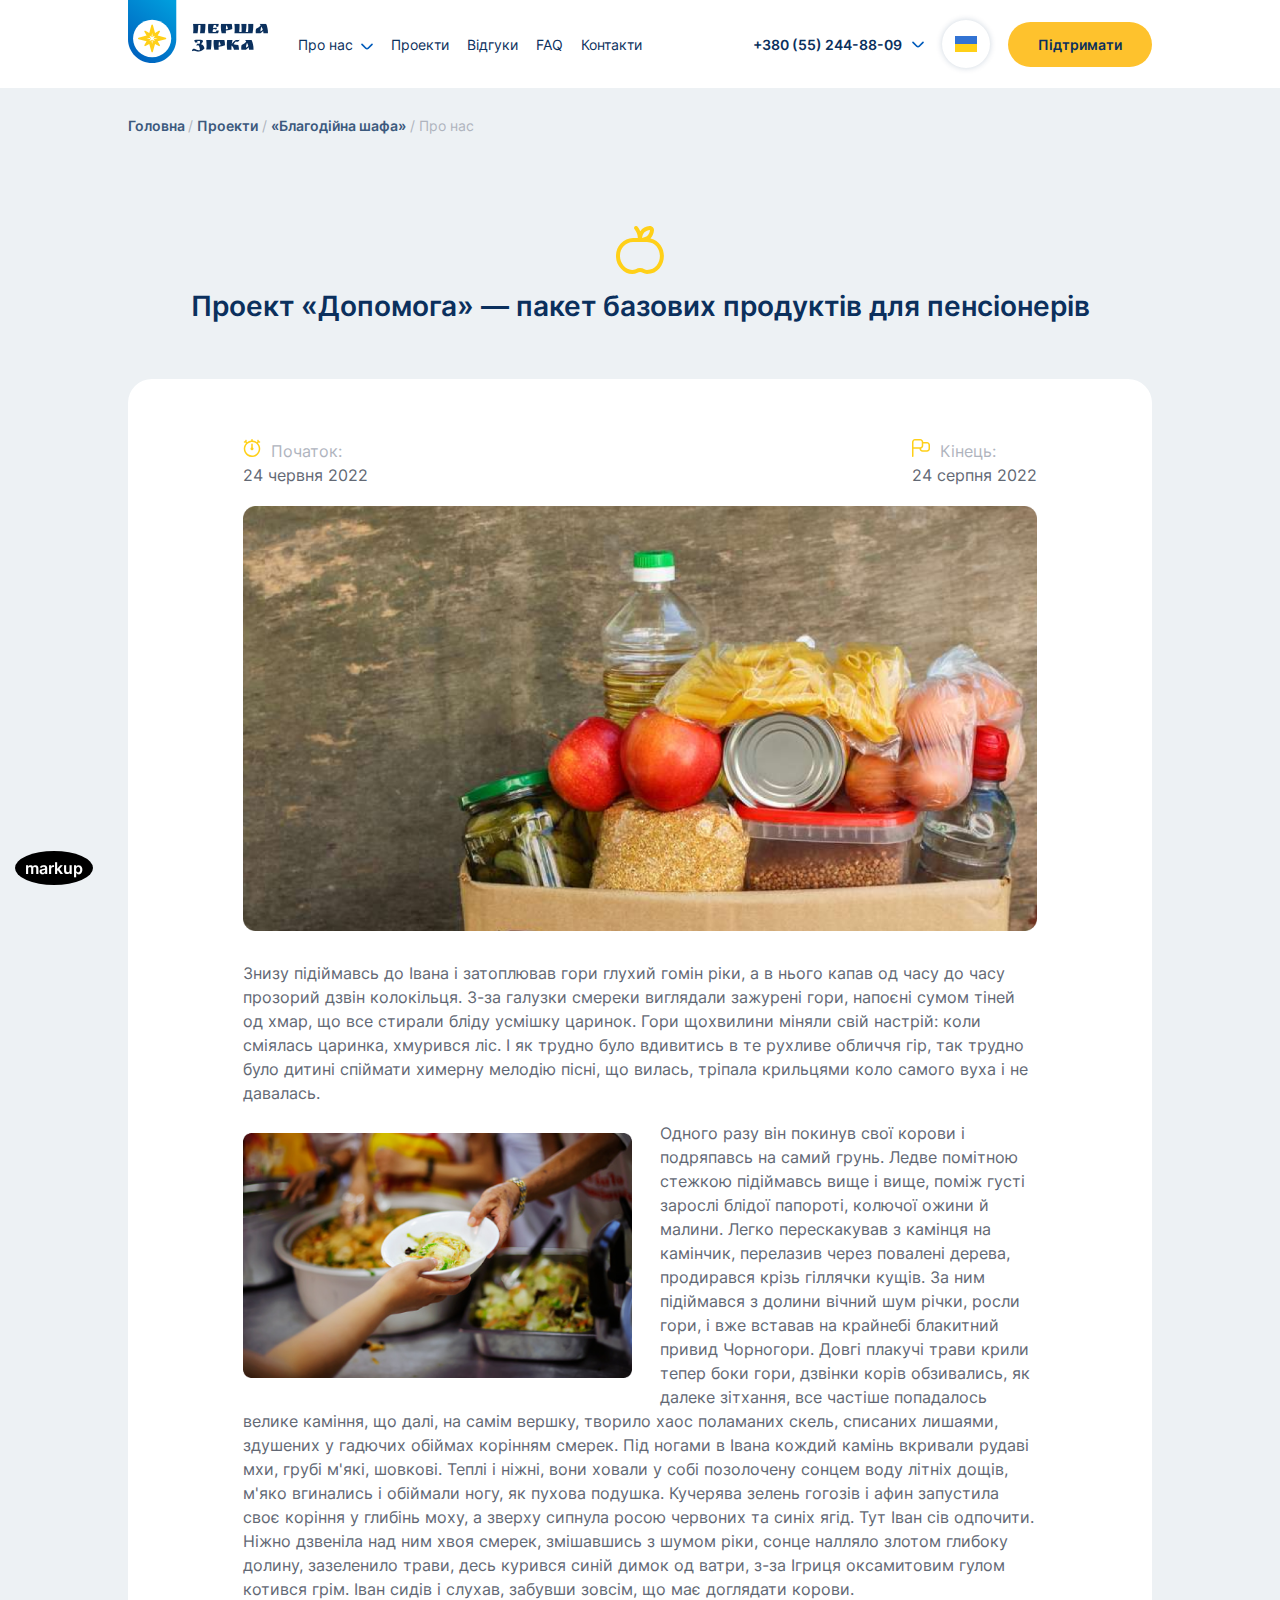
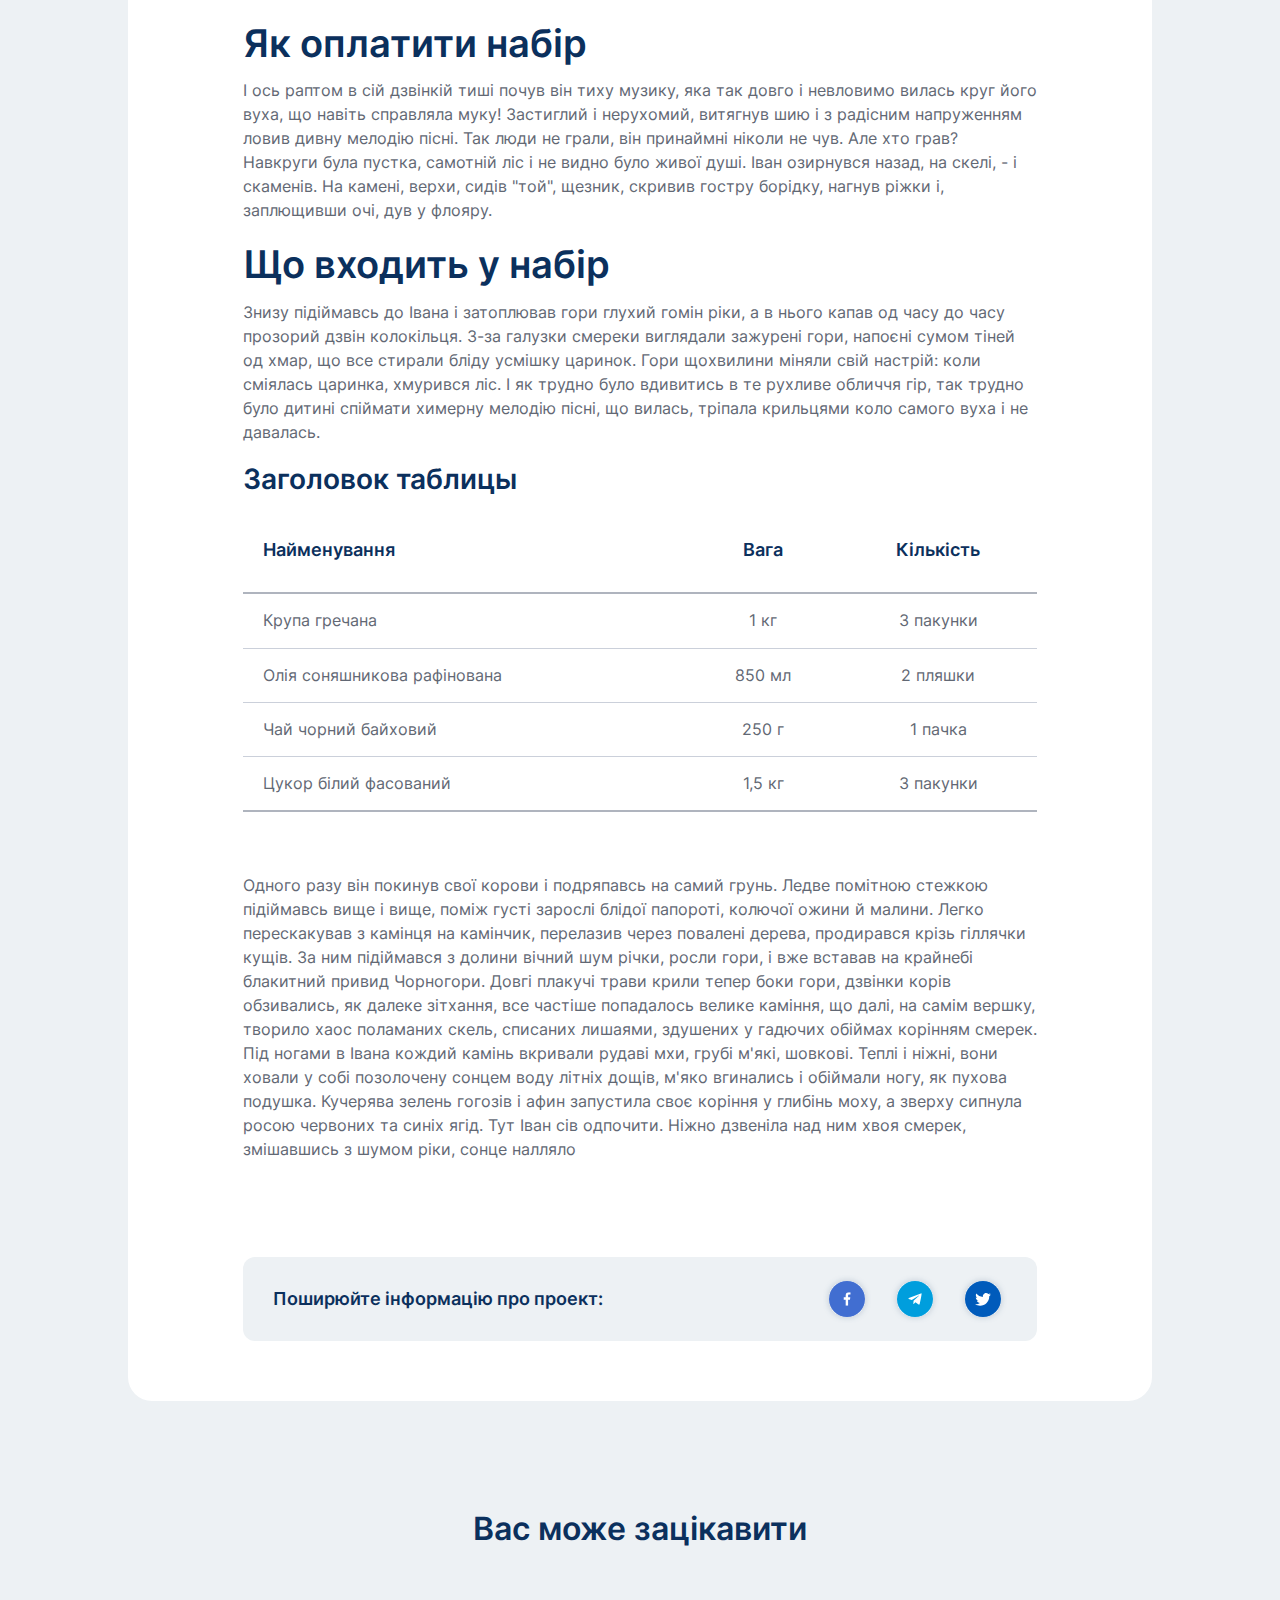
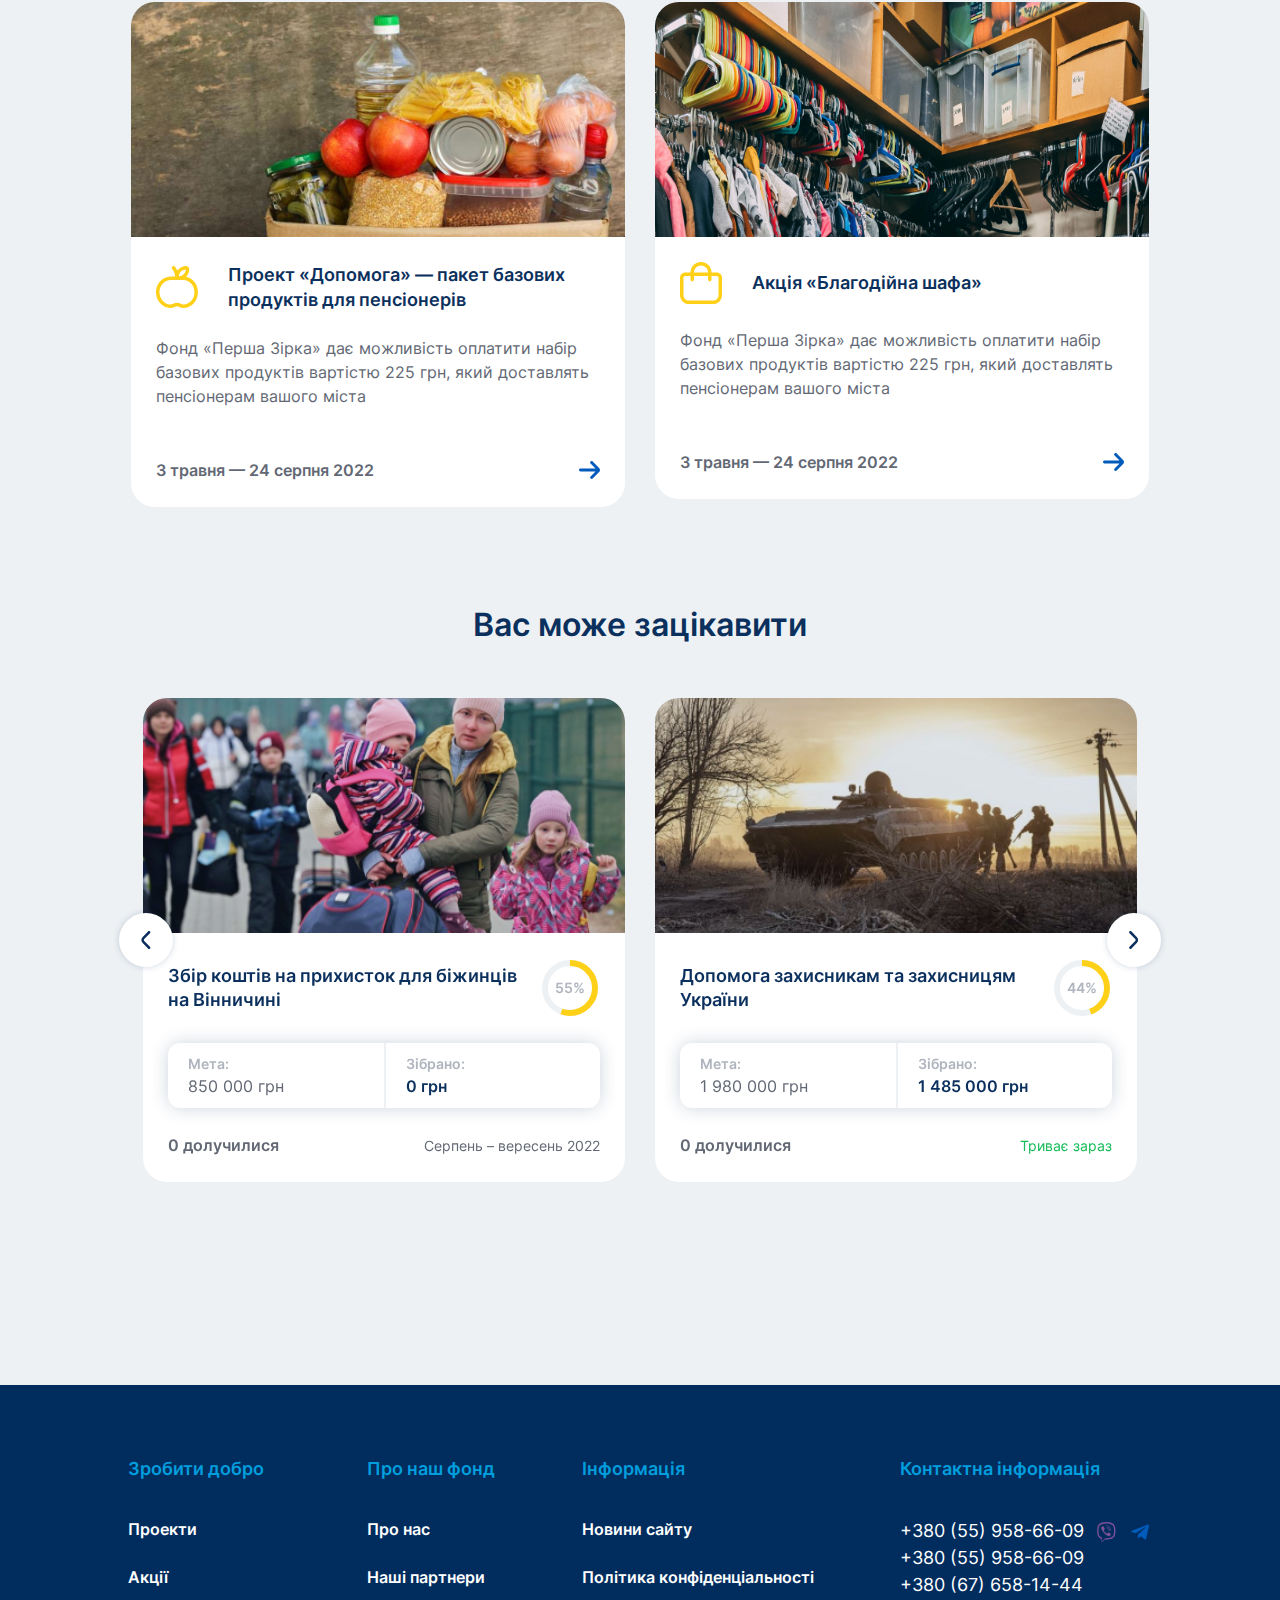
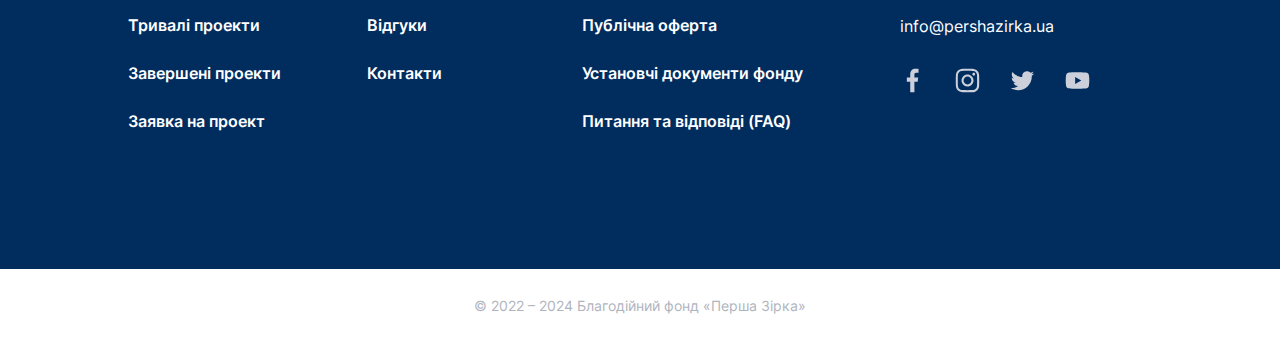
<file: action-item.html>
<!DOCTYPE html>
<html lang="ru">

<head>
    <meta charset="UTF-8">
    <meta name="theme-color" content="#005BBB">
    <meta name="viewport" content="width=device-width,initial-scale=1,user-scalable=no" />
    <title>Перша Зiрка</title>
    <link rel="shortcut icon" href="assets/img/favicon.png" />
    <link rel="stylesheet" type="text/css" href="assets/css/bootstrap.min.css" />
    <link rel="stylesheet" type="text/css" href="assets/css/slick.css" />
    <link rel="stylesheet" type="text/css" href="assets/css/slick-theme.css" />
    <link rel="stylesheet" type="text/css" href="assets/css/jquery.fancybox.min.css" />
    <link rel="stylesheet" type="text/css" href="assets/css/nice-select.css" />
    <link rel="stylesheet" type="text/css" href="style.css" />

</head>

<body>

    <!-- 
<div class='thetop'></div>
<div class='scrolltop'>
    <div  class='muve-top'></div>
</div>
-->
    <a href="markup.html" class="markup-link">markup</a>

    <header class="header">
        <div class="wrapper">
            <div class="row-custom jcsb aic">
                <div class="header__menu-wrap">
                    <a href="/" class="logo"><img src="assets/img/Logo.svg" alt="" /></a>
                    <nav>
                        <ul>
                            <li class="menu-item-has-children">
                                <a href="about-page.html">Про нас</a>
                                <ul class="sub-menu">
                                    <li><a href="about-page.html">Про наш фонд</a></li>
                                    <li><a href="template-page.html">Наші партнери</a></li>
                                    <li><a href="reviews.html">Відгуки</a></li>
                                    <li><a href="faq.html">Питання та відповіді (FAQ)</a></li>
                                    <li><a href="contacts.html">Контакти</a></li>
                                    <li><a href="template-page.html">Публічна оферта</a></li>
                                    <li><a href="template-page.html">Політика конфіденціальності</a></li>
                                    <li><a href="template-page.html">Установчі документи фонду</a></li>
                                </ul>
                            </li>
                            <li><a href="projects-category.html">Проекти</a></li>
                            <li><a href="reviews.html">Відгуки</a></li>
                            <li><a href="faq.html">FAQ</a></li>
                            <li><a href="contacts.html">Контакти</a></li>
                        </ul>
                        <div class="mob-menu-bot">

                            <a href="#" class="btn btn-primary" data-bs-toggle="modal" data-bs-target="#exampleModal">Підтримати</a>
                        </div>
                    </nav>
                </div>
                <div class="header__info-wrap row-custom aic">
                    <div class="header__phone-wrap">
                        <div class="phone-dropdown">
                            <div class="phone-dropdown__top">
                                <a href="tel:+380 (55) 244-88-09">+380 (55) 244-88-09</a>
                                <svg width="12" height="7" viewBox="0 0 12 7" fill="none" xmlns="http://www.w3.org/2000/svg">
                                    <path d="M11.5897 0.841667C11.5123 0.76356 11.4201 0.701565 11.3185 0.659258C11.217 0.616951 11.1081 0.595169 10.9981 0.595169C10.888 0.595169 10.7791 0.616951 10.6776 0.659258C10.576 0.701565 10.4839 0.76356 10.4064 0.841667L6.58972 4.65833C6.51225 4.73643 6.42009 4.79843 6.31854 4.84074C6.21699 4.88304 6.10807 4.90482 5.99806 4.90482C5.88805 4.90482 5.77912 4.88304 5.67758 4.84074C5.57603 4.79843 5.48386 4.73643 5.40639 4.65833L1.58972 0.841667C1.51225 0.76356 1.42009 0.701565 1.31854 0.659258C1.21699 0.616951 1.10807 0.595169 0.998056 0.595169C0.888046 0.595169 0.779125 0.616951 0.677576 0.659258C0.576026 0.701565 0.483859 0.76356 0.40639 0.841667C0.25118 0.997802 0.164063 1.20901 0.164062 1.42917C0.164063 1.64932 0.25118 1.86053 0.40639 2.01666L4.23139 5.84166C4.70014 6.30982 5.33555 6.57279 5.99806 6.57279C6.66056 6.57279 7.29597 6.30982 7.76472 5.84166L11.5897 2.01666C11.7449 1.86053 11.8321 1.64932 11.8321 1.42917C11.8321 1.20901 11.7449 0.997802 11.5897 0.841667Z" fill="#005BBB" />
                                </svg>
                                <div class="btn-icon btn-mob-phone">
                                    <i class="icon-svg icon-phone"></i>
                                </div>
                            </div>
                            <div class="phone-dropdown__menu">
                                <ul>
                                    <li>
                                        <a href="tel:+380 (55) 958-66-09">+380 (55) 958-66-09</a>
                                        <a href="viber://chat?number=%2B380559586609">
										<img src="assets/img/viber.svg" alt="" />
									</a>
                                        <a href="https://telegram.me/voryag905">
										<img src="assets/img/telegram.svg" alt="" />
									</a>
                                    </li>
                                    <li>
                                        <a href="tel:+380 (55) 958-66-09">+380 (55) 958-66-09</a>
                                    </li>
                                    <li>
                                        <a href="tel:+380 (67) 658-14-44">+380 (67) 658-14-44</a>
                                    </li>
                                </ul>
                                <a href="mailto:info@pershazirka.ua" class="email">
								info@pershazirka.ua
							</a>
                                <a href="#" class="btn btn-primary"  data-bs-toggle="modal" data-bs-target="#formMessage">
								<svg
									width="18"
									height="18"
									viewBox="0 0 18 18"
									fill="none"
									xmlns="http://www.w3.org/2000/svg"
								>
									<path
										d="M17.3411 0.66151C17.0723 0.389356 16.7377 0.191152 16.3699 0.0860478C16.002 -0.0190564 15.6132 -0.0275077 15.2411 0.0615104L3.24115 2.58901C2.55008 2.68379 1.8992 2.96962 1.3618 3.41432C0.824403 3.85902 0.421834 4.44493 0.199431 5.10606C-0.0229726 5.76719 -0.0563773 6.47728 0.102979 7.15637C0.262335 7.83546 0.608122 8.45657 1.1014 8.94976L2.3899 10.2375C2.45964 10.3072 2.51494 10.39 2.55265 10.4811C2.59036 10.5722 2.60973 10.6699 2.60965 10.7685V13.1445C2.6113 13.4786 2.68821 13.808 2.83465 14.1083L2.82865 14.1135L2.84815 14.133C3.06791 14.5749 3.42684 14.9322 3.86965 15.15L3.88915 15.1695L3.8944 15.1635C4.19467 15.31 4.52408 15.3869 4.85815 15.3885H7.23415C7.43294 15.3884 7.62366 15.4671 7.7644 15.6075L9.05215 16.8953C9.39754 17.2445 9.80864 17.5219 10.2617 17.7115C10.7148 17.9011 11.201 17.9992 11.6921 18C12.1015 17.9995 12.508 17.9326 12.8959 17.802C13.551 17.5869 14.1329 17.193 14.5761 16.6648C15.0192 16.1366 15.3059 15.495 15.4039 14.8125L17.9351 2.78626C18.0288 2.41099 18.0233 2.01783 17.9191 1.64533C17.815 1.27284 17.6158 0.933813 17.3411 0.66151V0.66151ZM3.4519 9.17851L2.16265 7.89076C1.86244 7.59778 1.65203 7.22525 1.55611 6.81688C1.4602 6.40851 1.48276 5.98126 1.62115 5.58526C1.75532 5.179 2.00335 4.81983 2.33575 4.55046C2.66814 4.28109 3.07091 4.11285 3.49615 4.06576L15.3769 1.56451L4.10815 12.8348V10.7685C4.10929 10.4733 4.05187 10.1807 3.93923 9.9078C3.82659 9.63488 3.66095 9.38701 3.4519 9.17851V9.17851ZM13.9301 14.556C13.8726 14.9703 13.7007 15.3603 13.4337 15.6822C13.1668 16.0042 12.8154 16.2454 12.419 16.3788C12.0226 16.5121 11.5969 16.5324 11.1896 16.4372C10.7823 16.342 10.4097 16.1352 10.1134 15.84L8.8234 14.55C8.61518 14.3406 8.36751 14.1746 8.09472 14.0616C7.82192 13.9486 7.52943 13.8908 7.23415 13.8915H5.1679L16.4381 2.62501L13.9301 14.556Z"
										fill="#0B305D"
									/>
								</svg>
								<span>Написати повідомлення</span>
							</a>
                            </div>
                        </div>
                    </div>
                    <div class="header__lang-wrap">
                        <div class="lang-dropdown">
                            <div class="lang-dropdown__top btn-icon">
                                <img src="assets/img/Ukraine.svg" alt="" />
						</div>
                                <div class="lang-dropdown__menu">
                                    <ul>
                                        <li>
                                            <a href="#ua">
										<img src="assets/img/Ukraine.svg" alt="" />
										<span>Українська</span>
									</a>
                                        </li>
                                        <li>
                                            <a href="#uk">
										<img src="assets/img/UK.svg" alt="" />
										<span>English</span>
									</a>
                                        </li>
                                        <li>
                                            <a href="#uk">
										<img src="assets/img/UK.svg" alt="" />
										<span>English</span>
									</a>
                                        </li>
                                    </ul>
                                </div>
                            </div>
                        </div>
                        <a href="page-404.html" class="login btn-icon d-none">
					<svg
						width="20"
						height="20"
						viewBox="0 0 20 20"
						fill="none"
						xmlns="http://www.w3.org/2000/svg"
					>
						<g clip-path="url(#clip0_183_5966)">
							<path
								d="M10 9.99995C10.9889 9.99995 11.9556 9.7067 12.7779 9.1573C13.6001 8.60789 14.241 7.827 14.6194 6.91337C14.9978 5.99974 15.0969 4.9944 14.9039 4.0245C14.711 3.05459 14.2348 2.16368 13.5355 1.46441C12.8363 0.765152 11.9454 0.288949 10.9755 0.0960224C10.0055 -0.0969037 9.00021 0.00211302 8.08658 0.380551C7.17295 0.758989 6.39206 1.39985 5.84265 2.2221C5.29324 3.04434 5 4.01104 5 4.99995C5.00132 6.32563 5.52853 7.59663 6.46593 8.53402C7.40332 9.47142 8.67432 9.99863 10 9.99995ZM10 1.66662C10.6593 1.66662 11.3037 1.86211 11.8519 2.22838C12.4001 2.59466 12.8273 3.11525 13.0796 3.72434C13.3319 4.33343 13.3979 5.00365 13.2693 5.65025C13.1407 6.29685 12.8232 6.8908 12.357 7.35697C11.8908 7.82315 11.2969 8.14062 10.6503 8.26923C10.0037 8.39785 9.33348 8.33184 8.72439 8.07955C8.1153 7.82726 7.59471 7.40001 7.22844 6.85185C6.86216 6.30369 6.66667 5.65922 6.66667 4.99995C6.66667 4.11589 7.01786 3.26805 7.64298 2.64293C8.2681 2.01781 9.11595 1.66662 10 1.66662Z"
								fill="#0B305D"
							/>
							<path
								d="M10 11.6672C8.01155 11.6694 6.10518 12.4603 4.69914 13.8663C3.29309 15.2724 2.50221 17.1787 2.5 19.1672C2.5 19.3882 2.5878 19.6002 2.74408 19.7564C2.90036 19.9127 3.11232 20.0005 3.33333 20.0005C3.55435 20.0005 3.76631 19.9127 3.92259 19.7564C4.07887 19.6002 4.16667 19.3882 4.16667 19.1672C4.16667 17.6201 4.78125 16.1363 5.87521 15.0424C6.96917 13.9484 8.4529 13.3338 10 13.3338C11.5471 13.3338 13.0308 13.9484 14.1248 15.0424C15.2188 16.1363 15.8333 17.6201 15.8333 19.1672C15.8333 19.3882 15.9211 19.6002 16.0774 19.7564C16.2337 19.9127 16.4457 20.0005 16.6667 20.0005C16.8877 20.0005 17.0996 19.9127 17.2559 19.7564C17.4122 19.6002 17.5 19.3882 17.5 19.1672C17.4978 17.1787 16.7069 15.2724 15.3009 13.8663C13.8948 12.4603 11.9884 11.6694 10 11.6672Z"
								fill="#0B305D"
							/>
						</g>
						<defs>
							<clipPath id="clip0_183_5966">
								<rect width="20" height="20" fill="white" />
							</clipPath>
						</defs>
					</svg>
				</a>
                        <a href="#" class="btn btn-primary" data-bs-toggle="modal" data-bs-target="#exampleModal">Підтримати</a>
                        <div class="btn-menu">
                            <span></span>
                            <span></span>
                            <span></span>
                        </div>
                    </div>
                </div>
            </div>
    </header>

    <main class="action-page">
        <div class="wrapper">
            <div class="breadcrumb">
                <span>
      <span>
        <a href="index.html">Головна </a> / <span><a href="projects-category.html">Проекти</a> /
          <span><a href="project-item.html">«Благодійна шафа»</a> / 
            <span class="breadcrumb_last">Про нас</span></span></span></span></span>
            </div>
        </div>



        <h1 class="title-icon">
        <i class="icon-svg icon-food"></i>
        <span>Проект «Допомога» — пакет базових продуктів для пенсіонерів</span>
    </h1>
        <div class="wrapper">
            <div class="post-item">
                <div class="item-project__views">
                    <div class="start-acton"><span>Початок:</span>24 червня 2022</div>
                    <div class="end-acton"><span>Кінець:</span>24 серпня 2022</div>
                </div>
                <a href="./assets/img/action-item-1.png" class="fancybox" data-fancybox="gallery" data-caption="Caption #1">
                <img src="./assets/img/action-item-1.png" class="aligncenter" alt="" />
            </a>
                <p>Знизу підіймавсь до Івана і затоплював гори глухий гомін ріки, а в нього капав од часу до часу прозорий дзвін колокільця. З-за галузки смереки виглядали зажурені гори, напоєні сумом тіней од хмар, що все стирали бліду усмішку царинок. Гори щохвилини міняли свій настрій: коли сміялась царинка, хмурився ліс. І як трудно було вдивитись в те рухливе обличчя гір, так трудно було дитині спіймати химерну мелодію пісні, що вилась, тріпала крильцями коло самого вуха і не давалась.</p>


                <a href="./assets/img/action-item-7.png" class="fancybox" data-fancybox="gallery" data-caption="Caption #1">
                <img src="./assets/img/action-item-7.png" class="alignleft" alt="" />
            </a>
                <p>Одного разу він покинув свої корови і подряпавсь на самий грунь. Ледве помітною стежкою підіймавсь вище і вище, поміж густі зарослі блідої папороті, колючої ожини й малини. Легко перескакував з камінця на камінчик, перелазив через повалені дерева, продирався крізь гіллячки кущів. За ним підіймався з долини вічний шум річки, росли гори, і вже вставав на крайнебі блакитний привид Чорногори. Довгі плакучі трави крили тепер боки гори, дзвінки корів обзивались, як далеке зітхання, все частіше попадалось велике каміння, що далі, на самім вершку, творило хаос поламаних скель, списаних лишаями, здушених у гадючих обіймах корінням смерек. Під ногами в Івана кождий камінь вкривали рудаві мхи, грубі м'які, шовкові. Теплі і ніжні, вони ховали у собі позолочену сонцем воду літніх дощів, м'яко вгинались і обіймали ногу, як пухова подушка. Кучерява зелень гогозів і афин запустила своє коріння у глибінь моху, а зверху сипнула росою червоних та синіх ягід. Тут Іван сів одпочити. Ніжно дзвеніла над ним хвоя смерек, змішавшись з шумом ріки, сонце налляло злотом глибоку долину, зазеленило трави, десь курився синій димок од ватри, з-за Ігриця оксамитовим гулом котився грім. Іван сидів і слухав, забувши зовсім, що має доглядати корови.</p>
                <h2>Як оплатити набір</h2>
                <p>І ось раптом в сій дзвінкій тиші почув він тиху музику, яка так довго і невловимо вилась круг його вуха, що навіть справляла муку! Застиглий і нерухомий, витягнув шию і з радісним напруженням ловив дивну мелодію пісні. Так люди не грали, він принаймні ніколи не чув. Але хто грав? Навкруги була пустка, самотній ліс і не видно було живої душі. Іван озирнувся назад, на скелі, - і скаменів. На камені, верхи, сидів "той", щезник, скривив гостру борідку, нагнув ріжки і, заплющивши очі, дув у флояру. </p>


                <h2>Що входить у набір</h2>
                <p>Знизу підіймавсь до Івана і затоплював гори глухий гомін ріки, а в нього капав од часу до часу прозорий дзвін колокільця. З-за галузки смереки виглядали зажурені гори, напоєні сумом тіней од хмар, що все стирали бліду усмішку царинок. Гори щохвилини міняли свій настрій: коли сміялась царинка, хмурився ліс. І як трудно було вдивитись в те рухливе обличчя гір, так трудно було дитині спіймати химерну мелодію пісні, що вилась, тріпала крильцями коло самого вуха і не давалась.</p>


                <h3>Заголовок таблицы </h3>
                <div class="table-container">
                    <table class="table">
                        <thead>
                            <tr>
                                <th>Найменування</th>
                                <th>Вага</th>
                                <th>Кількість</th>
                            </tr>
                        </thead>
                        <tbody>
                            <tr>
                                <td>Крупа гречана</td>
                                <td>1 кг</td>
                                <td>3 пакунки</td>
                            </tr>
                            <tr>
                                <td>Олія соняшникова рафінована</td>
                                <td>850 мл</td>
                                <td>2 пляшки</td>
                            </tr>
                            <tr>
                                <td>Чай чорний байховий</td>
                                <td>250 г</td>
                                <td>1 пачка </td>
                            </tr>
                            <tr>
                                <td>Цукор білий фасований</td>
                                <td>1,5 кг</td>
                                <td>3 пакунки</td>
                            </tr>
                        </tbody>
                    </table>
                </div>
                <p>Одного разу він покинув свої корови і подряпавсь на самий грунь. Ледве помітною стежкою підіймавсь вище і вище, поміж густі зарослі блідої папороті, колючої ожини й малини. Легко перескакував з камінця на камінчик, перелазив через повалені дерева, продирався крізь гіллячки кущів. За ним підіймався з долини вічний шум річки, росли гори, і вже вставав на крайнебі блакитний привид Чорногори. Довгі плакучі трави крили тепер боки гори, дзвінки корів обзивались, як далеке зітхання, все частіше попадалось велике каміння, що далі, на самім вершку, творило хаос поламаних скель, списаних лишаями, здушених у гадючих обіймах корінням смерек. Під ногами в Івана кождий камінь вкривали рудаві мхи, грубі м'які, шовкові. Теплі і ніжні, вони ховали у собі позолочену сонцем воду літніх дощів, м'яко вгинались і обіймали ногу, як пухова подушка. Кучерява зелень гогозів і афин запустила своє коріння у глибінь моху, а зверху сипнула росою червоних та синіх ягід. Тут Іван сів одпочити. Ніжно дзвеніла над ним хвоя смерек, змішавшись з шумом ріки, сонце налляло</p>
                <div class="repost">
                    <div class="repost-title">Поширюйте інформацію про проект:</div>
                    <nav class="nav-socials">
                        <a href="#"><img src="assets/img/icon-facebook.svg" class="img-fluid" alt="facebook"></a>
                        <a href="https://telegram.me/voryag905"><img src="assets/img/icon-telegram.svg" class="img-fluid" alt="telegram"></a>
                        <a href="#"><img src="assets/img/icon-twiter.svg" class="img-fluid" alt="twiter"></a>
                    </nav>
                </div>
            </div>
        </div>


        <section class="interest-actions">
            <h2 class="title-icon">

        <span>Вас може зацікавити</span>
    </h2>
            <div class="template-grid">
                <div class="wrapper">
                    <div class="row">
                        <div class="col-lg-6">
                            <div class="item-action">
                                <a href="action-item.html" class="item-project__img">
                            <img src="./assets/img/action-item-1.png" alt="">
                        </a>
                                <div class="item-project__info-wrap">
                                    <div class="item-project__title">
                                        <div class="action-icon">
                                            <img src="assets/img/icon-food.svg" class="img-fluid" alt="icon-food">
                                </div>
                                            <a href="action-item.html">Проект «Допомога» — пакет базових продуктів для пенсіонерів</a>
                                        </div>
                                        <div class="item-project__descr">
                                            Фонд «Перша Зірка» дає можливість оплатити набір базових продуктів вартістю 225 грн, який доставлять пенсіонерам вашого міста
                                        </div>
                                        <div class="item-project__date">
                                            <span>3 травня — 24 серпня 2022</span>
                                            <a href="action-item.html" class="action-link"></a>
                                        </div>
                                    </div>
                                </div>
                            </div>
                            <div class="col-lg-6">
                                <div class="item-action">
                                    <a href="action-item.html" class="item-project__img">
                            <img src="./assets/img/action-item-2.png" alt="">
                        </a>
                                    <div class="item-project__info-wrap">
                                        <div class="item-project__title">
                                            <div class="action-icon">
                                                <img src="assets/img/icon-clothes.svg" class="img-fluid" alt="icon-clothes">
                                </div>
                                                <a href="action-item.html">Акція «Благодійна шафа»</a>
                                            </div>
                                            <div class="item-project__descr">
                                                Фонд «Перша Зірка» дає можливість оплатити набір базових продуктів вартістю 225 грн, який доставлять пенсіонерам вашого міста
                                            </div>
                                            <div class="item-project__date">
                                                <span>3 травня — 24 серпня 2022</span>
                                                <a href="action-item.html" class="action-link"></a>
                                            </div>
                                        </div>
                                    </div>
                                </div>
                            </div>
                        </div>
                    </div>
        </section>

        <section class="project-slider">
            <div class="wrapper">
                <h2 class="title-icon">

            <span>Вас може зацікавити</span>
        </h2>

                <div class="slider-project slider-def slider-def-three-el">
                    <div class="item-project">
                        <a href="project-item.html" class="item-project__img">
                    <img src="./assets/img/proj-item-1.png" alt="" />
                </a>
                        <div class="item-project__info-wrap">
                            <div class="item-project__title">
                                <a href="project-item.html">Збір коштів на прихисток для біжинців на Вінничині</a>
                                <div class="progress">
                                    <svg xmlns="http://www.w3.org/2000/svg" viewBox="0 0 60 60" height="60" width="60" data-value="55">
                                        <circle class="bg" cx="30" cy="30" r="25" fill="none" stroke="#EDF1F4" stroke-miterlimit="10" />
                                        <circle class="meter" cx="30" cy="30" r="25" fill="none" stroke="#FFD018" stroke-dashoffset="157" stroke-dasharray="157" stroke-miterlimit="10" />
                                    </svg>
                                </div>
                            </div>
                            <div class="item-project__wrap-sum">
                                <div class="item-project__wrap-sum-from">
                                    <span>Мета:</span>
                                    <span>850 000 грн</span>
                                </div>
                                <div class="item-project__wrap-sum-to">
                                    <span>Зібрано:</span>
                                    <b>0 грн</b>
                                </div>
                            </div>
                            <div class="item-project__date">
                                <span>0 долучилися</span>
                                <span>Серпень – вересень 2022</span>
                            </div>
                        </div>
                    </div>
                    <div class="item-project">
                        <a href="project-item.html" class="item-project__img">
                    <img src="./assets/img/proj-item-2.png" alt="" />
                </a>
                        <div class="item-project__info-wrap">
                            <div class="item-project__title">
                                <a href="project-item.html">Допомога захисникам та захисницям України</a>
                                <div class="progress">
                                    <svg xmlns="http://www.w3.org/2000/svg" viewBox="0 0 60 60" height="60" width="60" data-value="44">
                                        <circle class="bg" cx="30" cy="30" r="25" fill="none" stroke="#EDF1F4" stroke-miterlimit="10" />
                                        <circle class="meter" cx="30" cy="30" r="25" fill="none" stroke="#FFD018" stroke-dashoffset="157" stroke-dasharray="157" stroke-miterlimit="10" />
                                    </svg>
                                </div>
                            </div>
                            <div class="item-project__wrap-sum">
                                <div class="item-project__wrap-sum-from">
                                    <span>Мета:</span>
                                    <span>1 980 000 грн</span>
                                </div>
                                <div class="item-project__wrap-sum-to">
                                    <span>Зібрано:</span>
                                    <b>1 485 000 грн</b>
                                </div>
                            </div>
                            <div class="item-project__date">
                                <span>0 долучилися</span>
                                <span class="item-project__date-now">Триває зараз</span>
                            </div>
                        </div>
                    </div>
                    <div class="item-project">
                        <a href="project-item.html" class="item-project__img">
                    <img src="./assets/img/proj-item-3.png" alt="" />
                </a>
                        <div class="item-project__info-wrap">
                            <div class="item-project__title">
                                <a href="project-item.html">Збір коштів на прихисток для біжинців на Вінничині</a>
                                <div class="progress">
                                    <svg xmlns="http://www.w3.org/2000/svg" viewBox="0 0 60 60" height="60" width="60" data-value="25">
                                        <circle class="bg" cx="30" cy="30" r="25" fill="none" stroke="#EDF1F4" stroke-miterlimit="10" />
                                        <circle class="meter" cx="30" cy="30" r="25" fill="none" stroke="#FFD018" stroke-dashoffset="157" stroke-dasharray="157" stroke-miterlimit="10" />
                                    </svg>
                                </div>
                            </div>
                            <div class="item-project__wrap-sum">
                                <div class="item-project__wrap-sum-from">
                                    <span>Мета:</span>
                                    <span>850 000 грн</span>
                                </div>
                                <div class="item-project__wrap-sum-to">
                                    <span>Зібрано:</span>
                                    <b>0 грн</b>
                                </div>
                            </div>
                            <div class="item-project__date">
                                <span>0 долучилися</span>
                                <span>Серпень – вересень 2022</span>
                            </div>
                        </div>
                    </div>
                    <div class="item-project">
                        <a href="project-item.html" class="item-project__img">
                    <img src="./assets/img/proj-item-4.png" alt="" />
                </a>
                        <div class="item-project__info-wrap">
                            <div class="item-project__title">
                                <a href="project-item.html">Допомога захисникам та захисницям України</a>
                                <div class="progress">
                                    <svg xmlns="http://www.w3.org/2000/svg" viewBox="0 0 60 60" height="60" width="60" data-value="100">
                                        <circle class="bg" cx="30" cy="30" r="25" fill="none" stroke="#EDF1F4" stroke-miterlimit="10" />
                                        <circle class="meter" cx="30" cy="30" r="25" fill="none" stroke="#FFD018" stroke-dashoffset="157" stroke-dasharray="157" stroke-miterlimit="10" />
                                    </svg>
                                </div>
                            </div>
                            <div class="item-project__wrap-sum">
                                <div class="item-project__wrap-sum-from">
                                    <span>Мета:</span>
                                    <span>1 980 000 грн</span>
                                </div>
                                <div class="item-project__wrap-sum-to">
                                    <span>Зібрано:</span>
                                    <b>1 485 000 грн</b>
                                </div>
                            </div>
                            <div class="item-project__date">
                                <span>0 долучилися</span>
                                <span class="item-project__date-now">Триває зараз</span>
                            </div>
                        </div>
                    </div>
                </div>

            </div>
        </section>


    </main>

    <footer class="footer">

        <div class="wrapper">
            <div class="row-custom jcsb">
                <div class="footer__col">
                    <div class="footer__title">Зробити добро</div>
                    <div class="footer__menu">
                        <ul>
                            <li><a href="projects-category.html">Проекти</a></li>
                            <li><a href="actions.html">Акції</a></li>
                            <li><a href="projects-category.html">Тривалі проекти</a></li>
                            <li><a href="projects-category.html">Завершені проекти</a></li>
                            <li><a href="#" data-bs-toggle="modal" data-bs-target="#formRequest">Заявка на проект</a></li>
                        </ul>
                    </div>

                </div>
                <div class="footer__col">
                    <div class="footer__title">Про наш фонд</div>
                    <div class="footer__menu">
                        <ul>
                            <li><a href="about-page.html">Про нас</a></li>
                            <li><a href="template-page.html">Наші партнери</a></li>
                            <li><a href="reviews.html">Відгуки</a></li>
                            <li><a href="contacts.html">Контакти</a></li>
                        </ul>
                    </div>

                </div>
                <div class="footer__col">
                    <div class="footer__title">Інформація</div>
                    <div class="footer__menu">
                        <ul>
                            <li><a href="news.html">Новини сайту</a></li>
                            <li><a href="template-page.html">Політика конфіденціальності</a></li>
                            <li><a href="template-page.html">Публічна оферта</a></li>
                            <li><a href="template-page.html">Установчі документи фонду</a></li>
                            <li><a href="faq.html">Питання та відповіді (FAQ)</a></li>
                        </ul>
                    </div>

                </div>
                <div class="footer__col">
                    <div class="footer__title">Контактна інформація</div>
                    <div class="footer__info">
                        <ul class="footer__phones">
                            <li>
                                <a href="tel:+380 (55) 958-66-09">+380 (55) 958-66-09</a>
                                <a href="viber://chat?number=%2B380559586609">
								<img src="assets/img/viber.svg" alt="" />
							</a>
                                <a href="https://telegram.me/voryag905">
								<img src="assets/img/telegram.svg" alt="" />
							</a>
                            </li>
                            <li>
                                <a href="tel:+380 (55) 958-66-09">+380 (55) 958-66-09</a>
                            </li>
                            <li>
                                <a href="tel:+380 (67) 658-14-44">+380 (67) 658-14-44</a>
                            </li>
                        </ul>
                        <a href="mailto:info@pershazirka.ua" class="email">
						info@pershazirka.ua
					</a>
                        <ul class="soc-icons">
                            <li><a href="#"><i class="icon-svg icon-facebook"></i></a></li>
                            <li><a href="#"><i class="icon-svg icon-insta"></i></a></li>
                            <li><a href="#"><i class="icon-svg icon-twitter"></i></a></li>
                            <li><a href="#"><i class="icon-svg icon-youtube"></i></a></li>
                        </ul>
                    </div>

                </div>
            </div>
        </div>
        <div class="footer__copy">© 2022 – 2024 Благодійний фонд «Перша Зірка»</div>
    </footer>
    <!-- Modal -->
    <div class="modal fade" id="exampleModal" tabindex="-1" aria-labelledby="exampleModalLabel" aria-hidden="true">
        <div class="modal-dialog">
            <div class="modal-content">

                <div class="modal-body">
                    <button type="button" class="btn-close" data-bs-dismiss="modal" aria-label="Close"></button>
                    <div class="form-tab">
                        <div class="form-tab__tabs">

                            <div class="btn-tab btn-tab--active">Я хочу допомогти</div>
                        </div>
                        <p class="form-tab__descr"><span>*</span> усі поля обов’язкові</p>
                        <form action="">
                            <div class="input-wrap">
                                <input type="text" placeholder="Як до вас звертатися?" />
                                <div class="icon-wrap">
                                    <i class="icon-svg icon-user-inp"> </i>
                                    <div class="note">
                                        Ваші ім’я та прізвище. Більше даних ви можете ввести у
                                        приватному кабінеті. Для авторизації натисніть на іконку “Вхід у
                                        шапці сайту”
                                    </div>
                                </div>
                            </div>
                            <div class="input-wrap">
                                <input type="tel" placeholder="Ваш номер телефону" />
                                <div class="icon-wrap">
                                    <i class="icon-svg icon-phone-inp"> </i>
                                    <div class="note">
                                        Ваші ім’я та прізвище. Більше даних ви можете ввести у
                                        приватному кабінеті. Для авторизації натисніть на іконку “Вхід у
                                        шапці сайту”
                                    </div>
                                </div>
                            </div>
                            <select class="select">
                                <option data-display="Де ви плануєте провести подію?" disabled>
                                    Де ви плануєте провести подію?
                                </option>
                                <option value="1">Подія 1</option>
                                <option value="2">Подія 2</option>
                                <option value="3">Подія 3</option>
                                <option value="4">Подія 4</option>
                            </select>
                            <select class="select">
                                <option data-display="Яку допомогу ви плануєте?" disabled>
                                    Яку допомогу ви плануєте?
                                </option>
                                <option value="Хворим дітям">Хворим дітям</option>
                                <option value="Збройним силам України">
                                    Збройним силам України
                                </option>
                                <option value="Вимушеним переселенцям">
                                    Вимушеним переселенцям
                                </option>
                                <option value="Літнім людям">Літнім людям</option>
                                <option value="Інше">Вуличним тваринам</option>
                            </select>
                            <textarea placeholder="Опишіть свій проект"></textarea>
                            <input type="hidden" value="Я хочу допомогти" />
                            <button class="btn btn-primary">
                                <i class="icon-svg icon-plus"></i>
                                <span>Зробити внесок</span>
                            </button>
                        </form>
                    </div>
                </div>

            </div>
        </div>
    </div>


    <!-- Modal -->
    <div class="modal fade" id="leaveFeedback" tabindex="-1" aria-labelledby="leaveFeedbackLabel" aria-hidden="true">
        <div class="modal-dialog">
            <div class="modal-content">

                <div class="modal-body">
                    <button type="button" class="btn-close" data-bs-dismiss="modal" aria-label="Close"></button>
                    <div class="form-tab">
                        <div class="form-tab__tabs">

                            <div class="btn-tab btn-tab--active">Я хочу залишити відгук</div>
                        </div>
                        <p class="form-tab__descr"><span>*</span> усі поля обов’язкові</p>
                        <form action="">
                            <div class="input-wrap">
                                <input type="text" placeholder="Як до вас звертатися?" />
                                <div class="icon-wrap">
                                    <i class="icon-svg icon-user-inp"> </i>
                                    <div class="note">
                                        Ваші ім’я та прізвище.
                                    </div>
                                </div>
                            </div>
                            <div class="input-wrap">
                                <input type="tel" placeholder="Ваш номер телефону" />
                                <div class="icon-wrap">
                                    <i class="icon-svg icon-phone-inp"> </i>
                                    <div class="note">
                                        Введіть свій номер телефону
                                    </div>
                                </div>
                            </div>

                            <textarea placeholder="Опишіть свій проект"></textarea>
                            <input type="hidden" value="Я хочу допомогти" />
                            <button class="btn btn-primary">
                                <i class="icon-svg icon-plus"></i>
                                <span>Залишити відгук</span>
                            </button>
                        </form>
                    </div>
                </div>
            </div>
        </div>
    </div>

    <!-- Modal -->
    <div class="modal fade" id="formRequest" tabindex="-1" aria-labelledby="formRequestLabel" aria-hidden="true">
        <div class="modal-dialog">
            <div class="modal-content">

                <div class="modal-body">
                    <button type="button" class="btn-close" data-bs-dismiss="modal" aria-label="Close"></button>
                    <div class="form-tab">
                        <div class="form-tab__tabs">

                            <div class="btn-tab btn-tab--active">я хочу запропонувати заявку на проект</div>
                        </div>
                        <p class="form-tab__descr"><span>*</span> усі поля обов’язкові</p>
                        <form action="">
                            <div class="input-wrap">
                                <input type="text" placeholder="Як до вас звертатися?" />
                                <div class="icon-wrap">
                                    <i class="icon-svg icon-user-inp"> </i>
                                    <div class="note">
                                        Ваші ім’я та прізвище.
                                    </div>
                                </div>
                            </div>
                            <div class="input-wrap">
                                <input type="tel" placeholder="Ваш номер телефону" />
                                <div class="icon-wrap">
                                    <i class="icon-svg icon-phone-inp"> </i>
                                    <div class="note">
                                        Введіть свій номер телефону
                                    </div>
                                </div>
                            </div>

                            <textarea placeholder="Опишіть свій проект"></textarea>
                            <input type="hidden" value="Зробити заявку на проект" />
                            <button class="btn btn-primary">
                                <i class="icon-svg icon-plus"></i>
                                <span>Зробити заявку</span>
                            </button>
                        </form>
                    </div>
                </div>
            </div>
        </div>
    </div>



    <!-- Modal -->
    <div class="modal fade" id="formMessage" tabindex="-1" aria-labelledby="formMessageLabel" aria-hidden="true">
        <div class="modal-dialog">
            <div class="modal-content">

                <div class="modal-body">
                    <button type="button" class="btn-close" data-bs-dismiss="modal" aria-label="Close"></button>
                    <div class="form-tab">
                        <div class="form-tab__tabs">

                            <div class="btn-tab btn-tab--active">я хочу написати повідомлення</div>
                        </div>
                        <p class="form-tab__descr"><span>*</span> усі поля обов’язкові</p>
                        <form action="">
                            <div class="input-wrap">
                                <input type="text" placeholder="Як до вас звертатися?" />
                                <div class="icon-wrap">
                                    <i class="icon-svg icon-user-inp"> </i>
                                    <div class="note">
                                        Ваші ім’я та прізвище.
                                    </div>
                                </div>
                            </div>
                            <div class="input-wrap">
                                <input type="tel" placeholder="Ваш номер телефону" />
                                <div class="icon-wrap">
                                    <i class="icon-svg icon-phone-inp"> </i>
                                    <div class="note">
                                        Введіть свій номер телефону
                                    </div>
                                </div>
                            </div>

                            <textarea placeholder="Опишіть свій проект"></textarea>
                            <input type="hidden" value="Відправити повідомлення" />
                            <button class="btn btn-primary">
                                <i class="icon-svg icon-plus"></i>
                                <span>Відправити повідомлення</span>
                            </button>
                        </form>
                    </div>
                </div>
            </div>
        </div>
    </div>

    <script src="assets/js/library.min.js"></script>
    <script src="assets/js/custom.js"></script>
</body>

</html>
</file>
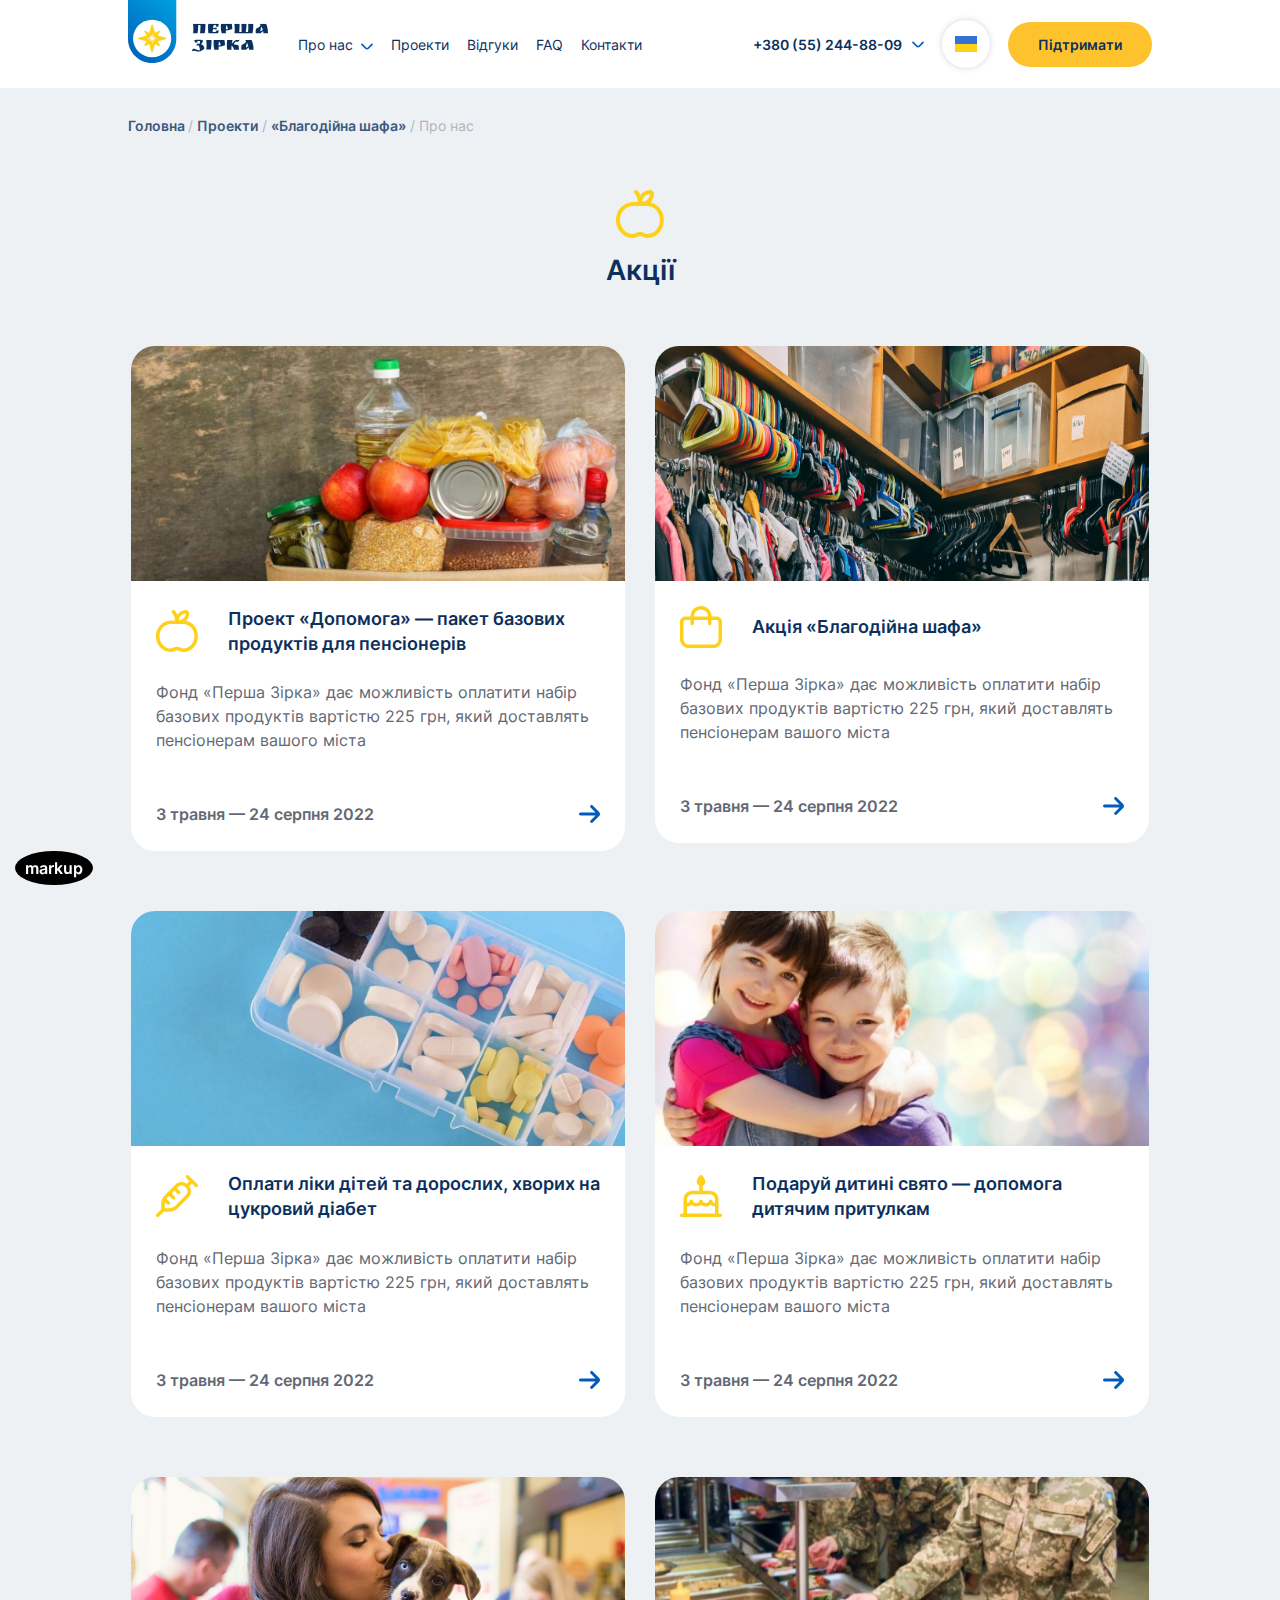
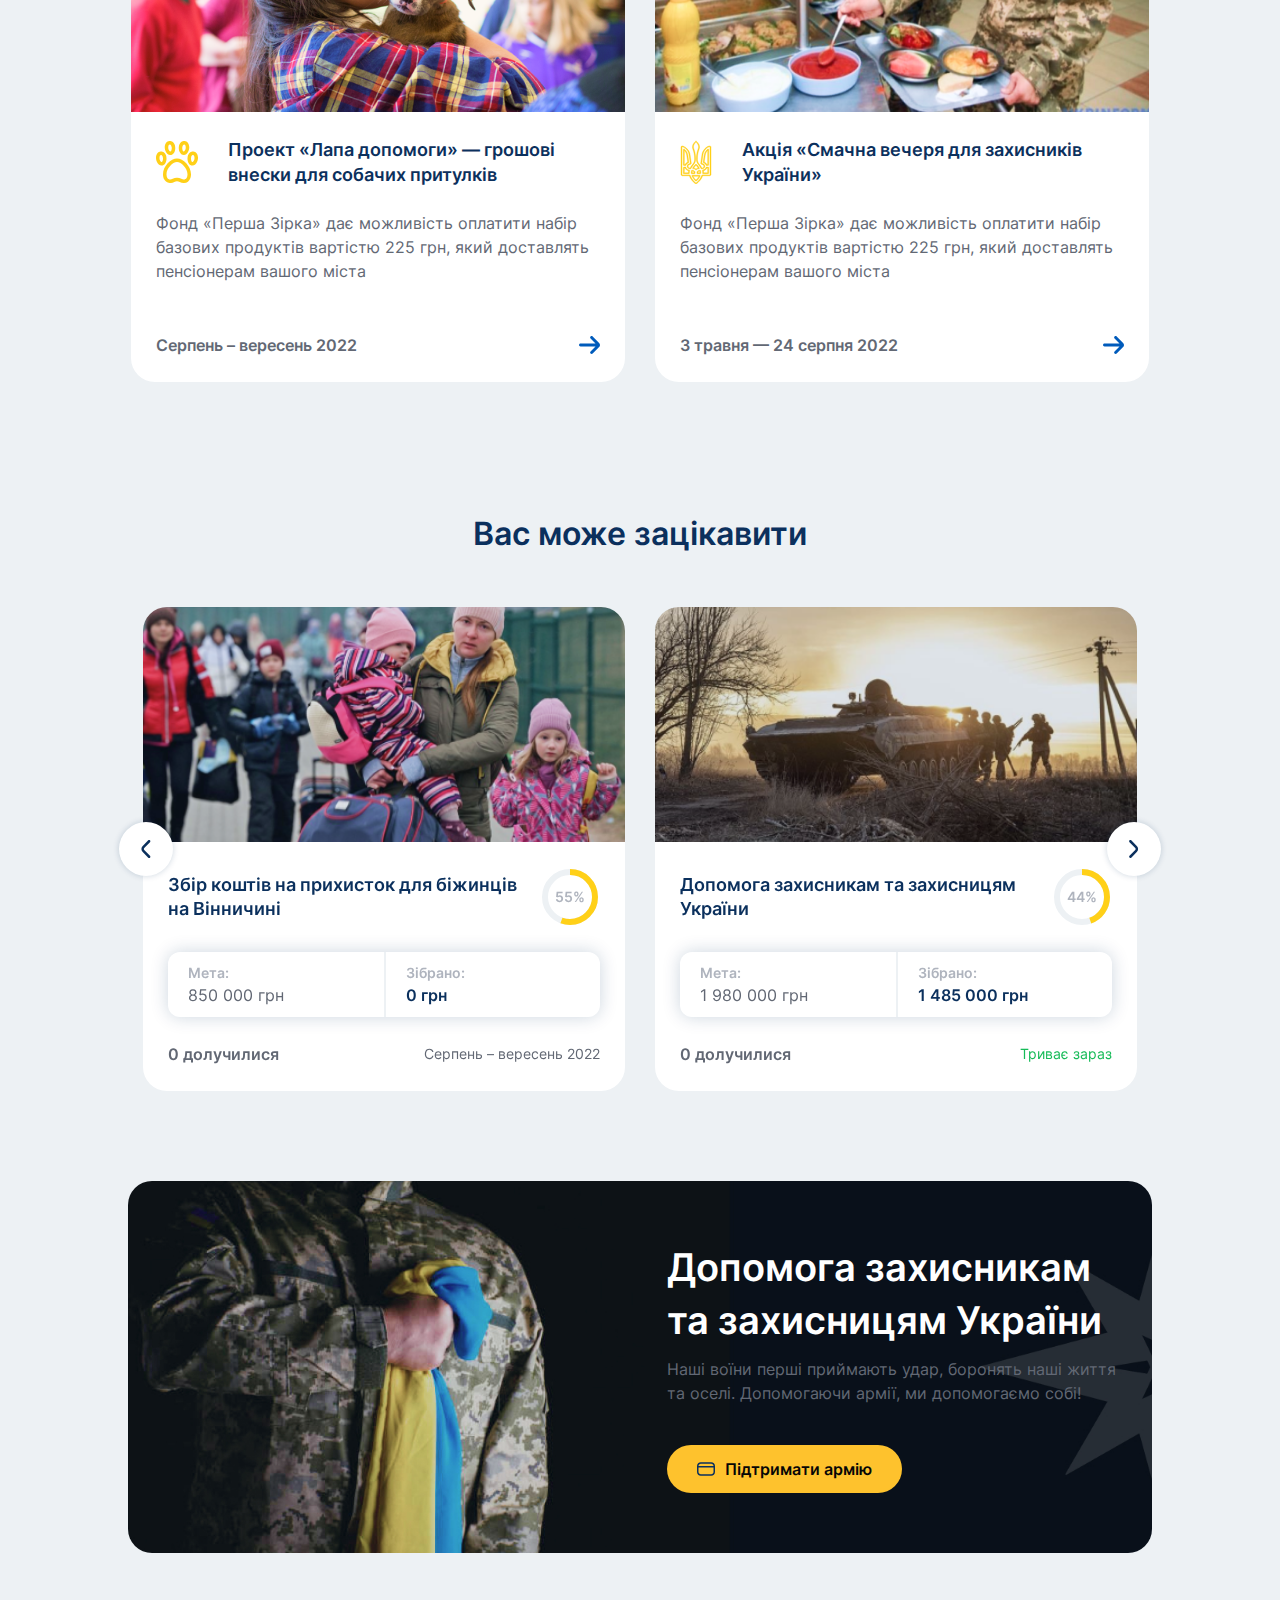
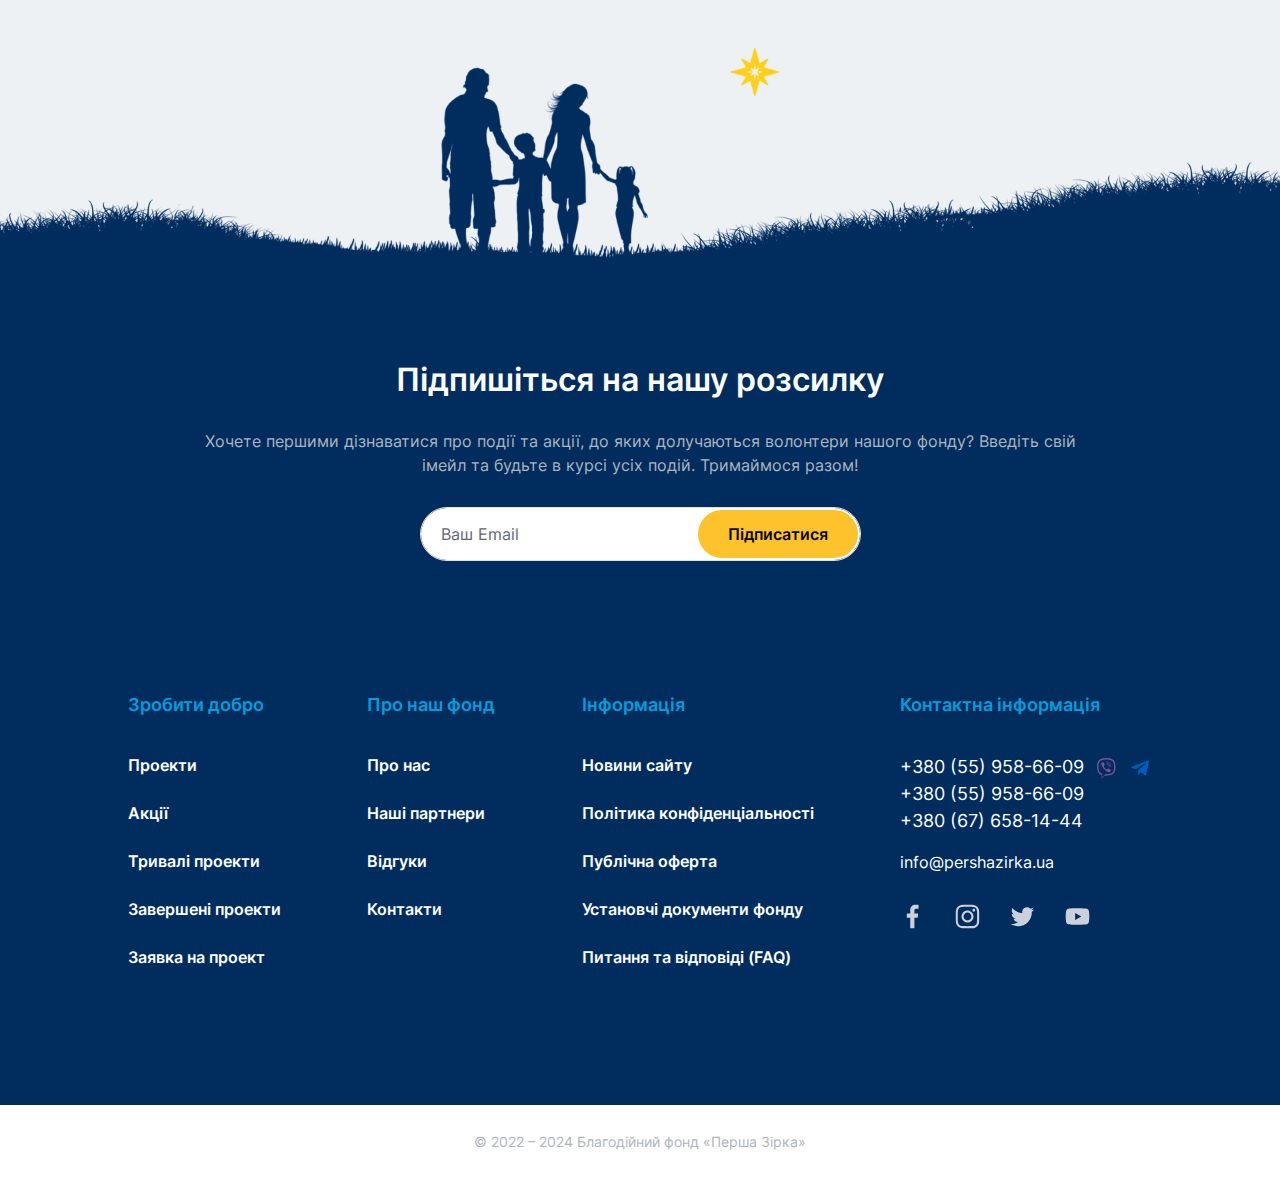
<file: actions.html>
<!DOCTYPE html>
<html lang="ru">

<head>
    <meta charset="UTF-8">
    <meta name="theme-color" content="#005BBB">
    <meta name="viewport" content="width=device-width,initial-scale=1,user-scalable=no" />
    <title>Перша Зiрка</title>
    <link rel="shortcut icon" href="assets/img/favicon.png" />
    <link rel="stylesheet" type="text/css" href="assets/css/bootstrap.min.css" />
    <link rel="stylesheet" type="text/css" href="assets/css/slick.css" />
    <link rel="stylesheet" type="text/css" href="assets/css/slick-theme.css" />
    <link rel="stylesheet" type="text/css" href="assets/css/jquery.fancybox.min.css" />
    <link rel="stylesheet" type="text/css" href="assets/css/nice-select.css" />
    <link rel="stylesheet" type="text/css" href="style.css" />

</head>

<body>

    <!-- 
<div class='thetop'></div>
<div class='scrolltop'>
    <div  class='muve-top'></div>
</div>
-->
    <a href="markup.html" class="markup-link">markup</a>

    <header class="header">
        <div class="wrapper">
            <div class="row-custom jcsb aic">
                <div class="header__menu-wrap">
                    <a href="/" class="logo"><img src="assets/img/Logo.svg" alt="" /></a>
                    <nav>
                        <ul>
                            <li class="menu-item-has-children">
                                <a href="about-page.html">Про нас</a>
                                <ul class="sub-menu">
                                    <li><a href="about-page.html">Про наш фонд</a></li>
                                    <li><a href="template-page.html">Наші партнери</a></li>
                                    <li><a href="reviews.html">Відгуки</a></li>
                                    <li><a href="faq.html">Питання та відповіді (FAQ)</a></li>
                                    <li><a href="contacts.html">Контакти</a></li>
                                    <li><a href="template-page.html">Публічна оферта</a></li>
                                    <li><a href="template-page.html">Політика конфіденціальності</a></li>
                                    <li><a href="template-page.html">Установчі документи фонду</a></li>
                                </ul>
                            </li>
                            <li><a href="projects-category.html">Проекти</a></li>
                            <li><a href="reviews.html">Відгуки</a></li>
                            <li><a href="faq.html">FAQ</a></li>
                            <li><a href="contacts.html">Контакти</a></li>
                        </ul>
                        <div class="mob-menu-bot">

                            <a href="#" class="btn btn-primary" data-bs-toggle="modal" data-bs-target="#exampleModal">Підтримати</a>
                        </div>
                    </nav>
                </div>
                <div class="header__info-wrap row-custom aic">
                    <div class="header__phone-wrap">
                        <div class="phone-dropdown">
                            <div class="phone-dropdown__top">
                                <a href="tel:+380 (55) 244-88-09">+380 (55) 244-88-09</a>
                                <svg width="12" height="7" viewBox="0 0 12 7" fill="none" xmlns="http://www.w3.org/2000/svg">
                                    <path d="M11.5897 0.841667C11.5123 0.76356 11.4201 0.701565 11.3185 0.659258C11.217 0.616951 11.1081 0.595169 10.9981 0.595169C10.888 0.595169 10.7791 0.616951 10.6776 0.659258C10.576 0.701565 10.4839 0.76356 10.4064 0.841667L6.58972 4.65833C6.51225 4.73643 6.42009 4.79843 6.31854 4.84074C6.21699 4.88304 6.10807 4.90482 5.99806 4.90482C5.88805 4.90482 5.77912 4.88304 5.67758 4.84074C5.57603 4.79843 5.48386 4.73643 5.40639 4.65833L1.58972 0.841667C1.51225 0.76356 1.42009 0.701565 1.31854 0.659258C1.21699 0.616951 1.10807 0.595169 0.998056 0.595169C0.888046 0.595169 0.779125 0.616951 0.677576 0.659258C0.576026 0.701565 0.483859 0.76356 0.40639 0.841667C0.25118 0.997802 0.164063 1.20901 0.164062 1.42917C0.164063 1.64932 0.25118 1.86053 0.40639 2.01666L4.23139 5.84166C4.70014 6.30982 5.33555 6.57279 5.99806 6.57279C6.66056 6.57279 7.29597 6.30982 7.76472 5.84166L11.5897 2.01666C11.7449 1.86053 11.8321 1.64932 11.8321 1.42917C11.8321 1.20901 11.7449 0.997802 11.5897 0.841667Z" fill="#005BBB" />
                                </svg>
                                <div class="btn-icon btn-mob-phone">
                                    <i class="icon-svg icon-phone"></i>
                                </div>
                            </div>
                            <div class="phone-dropdown__menu">
                                <ul>
                                    <li>
                                        <a href="tel:+380 (55) 958-66-09">+380 (55) 958-66-09</a>
                                        <a href="viber://chat?number=%2B380559586609">
										<img src="assets/img/viber.svg" alt="" />
									</a>
                                        <a href="https://telegram.me/voryag905">
										<img src="assets/img/telegram.svg" alt="" />
									</a>
                                    </li>
                                    <li>
                                        <a href="tel:+380 (55) 958-66-09">+380 (55) 958-66-09</a>
                                    </li>
                                    <li>
                                        <a href="tel:+380 (67) 658-14-44">+380 (67) 658-14-44</a>
                                    </li>
                                </ul>
                                <a href="mailto:info@pershazirka.ua" class="email">
								info@pershazirka.ua
							</a>
                                <a href="#" class="btn btn-primary"  data-bs-toggle="modal" data-bs-target="#formMessage">
								<svg
									width="18"
									height="18"
									viewBox="0 0 18 18"
									fill="none"
									xmlns="http://www.w3.org/2000/svg"
								>
									<path
										d="M17.3411 0.66151C17.0723 0.389356 16.7377 0.191152 16.3699 0.0860478C16.002 -0.0190564 15.6132 -0.0275077 15.2411 0.0615104L3.24115 2.58901C2.55008 2.68379 1.8992 2.96962 1.3618 3.41432C0.824403 3.85902 0.421834 4.44493 0.199431 5.10606C-0.0229726 5.76719 -0.0563773 6.47728 0.102979 7.15637C0.262335 7.83546 0.608122 8.45657 1.1014 8.94976L2.3899 10.2375C2.45964 10.3072 2.51494 10.39 2.55265 10.4811C2.59036 10.5722 2.60973 10.6699 2.60965 10.7685V13.1445C2.6113 13.4786 2.68821 13.808 2.83465 14.1083L2.82865 14.1135L2.84815 14.133C3.06791 14.5749 3.42684 14.9322 3.86965 15.15L3.88915 15.1695L3.8944 15.1635C4.19467 15.31 4.52408 15.3869 4.85815 15.3885H7.23415C7.43294 15.3884 7.62366 15.4671 7.7644 15.6075L9.05215 16.8953C9.39754 17.2445 9.80864 17.5219 10.2617 17.7115C10.7148 17.9011 11.201 17.9992 11.6921 18C12.1015 17.9995 12.508 17.9326 12.8959 17.802C13.551 17.5869 14.1329 17.193 14.5761 16.6648C15.0192 16.1366 15.3059 15.495 15.4039 14.8125L17.9351 2.78626C18.0288 2.41099 18.0233 2.01783 17.9191 1.64533C17.815 1.27284 17.6158 0.933813 17.3411 0.66151V0.66151ZM3.4519 9.17851L2.16265 7.89076C1.86244 7.59778 1.65203 7.22525 1.55611 6.81688C1.4602 6.40851 1.48276 5.98126 1.62115 5.58526C1.75532 5.179 2.00335 4.81983 2.33575 4.55046C2.66814 4.28109 3.07091 4.11285 3.49615 4.06576L15.3769 1.56451L4.10815 12.8348V10.7685C4.10929 10.4733 4.05187 10.1807 3.93923 9.9078C3.82659 9.63488 3.66095 9.38701 3.4519 9.17851V9.17851ZM13.9301 14.556C13.8726 14.9703 13.7007 15.3603 13.4337 15.6822C13.1668 16.0042 12.8154 16.2454 12.419 16.3788C12.0226 16.5121 11.5969 16.5324 11.1896 16.4372C10.7823 16.342 10.4097 16.1352 10.1134 15.84L8.8234 14.55C8.61518 14.3406 8.36751 14.1746 8.09472 14.0616C7.82192 13.9486 7.52943 13.8908 7.23415 13.8915H5.1679L16.4381 2.62501L13.9301 14.556Z"
										fill="#0B305D"
									/>
								</svg>
								<span>Написати повідомлення</span>
							</a>
                            </div>
                        </div>
                    </div>
                    <div class="header__lang-wrap">
                        <div class="lang-dropdown">
                            <div class="lang-dropdown__top btn-icon">
                                <img src="assets/img/Ukraine.svg" alt="" />
						</div>
                                <div class="lang-dropdown__menu">
                                    <ul>
                                        <li>
                                            <a href="#ua">
										<img src="assets/img/Ukraine.svg" alt="" />
										<span>Українська</span>
									</a>
                                        </li>
                                        <li>
                                            <a href="#uk">
										<img src="assets/img/UK.svg" alt="" />
										<span>English</span>
									</a>
                                        </li>
                                        <li>
                                            <a href="#uk">
										<img src="assets/img/UK.svg" alt="" />
										<span>English</span>
									</a>
                                        </li>
                                    </ul>
                                </div>
                            </div>
                        </div>
                        <a href="page-404.html" class="login btn-icon d-none">
					<svg
						width="20"
						height="20"
						viewBox="0 0 20 20"
						fill="none"
						xmlns="http://www.w3.org/2000/svg"
					>
						<g clip-path="url(#clip0_183_5966)">
							<path
								d="M10 9.99995C10.9889 9.99995 11.9556 9.7067 12.7779 9.1573C13.6001 8.60789 14.241 7.827 14.6194 6.91337C14.9978 5.99974 15.0969 4.9944 14.9039 4.0245C14.711 3.05459 14.2348 2.16368 13.5355 1.46441C12.8363 0.765152 11.9454 0.288949 10.9755 0.0960224C10.0055 -0.0969037 9.00021 0.00211302 8.08658 0.380551C7.17295 0.758989 6.39206 1.39985 5.84265 2.2221C5.29324 3.04434 5 4.01104 5 4.99995C5.00132 6.32563 5.52853 7.59663 6.46593 8.53402C7.40332 9.47142 8.67432 9.99863 10 9.99995ZM10 1.66662C10.6593 1.66662 11.3037 1.86211 11.8519 2.22838C12.4001 2.59466 12.8273 3.11525 13.0796 3.72434C13.3319 4.33343 13.3979 5.00365 13.2693 5.65025C13.1407 6.29685 12.8232 6.8908 12.357 7.35697C11.8908 7.82315 11.2969 8.14062 10.6503 8.26923C10.0037 8.39785 9.33348 8.33184 8.72439 8.07955C8.1153 7.82726 7.59471 7.40001 7.22844 6.85185C6.86216 6.30369 6.66667 5.65922 6.66667 4.99995C6.66667 4.11589 7.01786 3.26805 7.64298 2.64293C8.2681 2.01781 9.11595 1.66662 10 1.66662Z"
								fill="#0B305D"
							/>
							<path
								d="M10 11.6672C8.01155 11.6694 6.10518 12.4603 4.69914 13.8663C3.29309 15.2724 2.50221 17.1787 2.5 19.1672C2.5 19.3882 2.5878 19.6002 2.74408 19.7564C2.90036 19.9127 3.11232 20.0005 3.33333 20.0005C3.55435 20.0005 3.76631 19.9127 3.92259 19.7564C4.07887 19.6002 4.16667 19.3882 4.16667 19.1672C4.16667 17.6201 4.78125 16.1363 5.87521 15.0424C6.96917 13.9484 8.4529 13.3338 10 13.3338C11.5471 13.3338 13.0308 13.9484 14.1248 15.0424C15.2188 16.1363 15.8333 17.6201 15.8333 19.1672C15.8333 19.3882 15.9211 19.6002 16.0774 19.7564C16.2337 19.9127 16.4457 20.0005 16.6667 20.0005C16.8877 20.0005 17.0996 19.9127 17.2559 19.7564C17.4122 19.6002 17.5 19.3882 17.5 19.1672C17.4978 17.1787 16.7069 15.2724 15.3009 13.8663C13.8948 12.4603 11.9884 11.6694 10 11.6672Z"
								fill="#0B305D"
							/>
						</g>
						<defs>
							<clipPath id="clip0_183_5966">
								<rect width="20" height="20" fill="white" />
							</clipPath>
						</defs>
					</svg>
				</a>
                        <a href="#" class="btn btn-primary" data-bs-toggle="modal" data-bs-target="#exampleModal">Підтримати</a>
                        <div class="btn-menu">
                            <span></span>
                            <span></span>
                            <span></span>
                        </div>
                    </div>
                </div>
            </div>
    </header>

    <main class="actions-page">
        <div class="wrapper">
            <div class="breadcrumb">
                <span>
      <span>
        <a href="index.html">Головна </a> / <span><a href="projects-category.html">Проекти</a> /
          <span><a href="project-item.html">«Благодійна шафа»</a> / 
            <span class="breadcrumb_last">Про нас</span></span></span></span></span>
            </div>
        </div>

        <h1 class="title-icon">
        <i class="icon-svg icon-food"></i>
        <span>Акції</span>
    </h1>
        <div class="template-grid">
            <div class="wrapper">
                <div class="row">
                    <div class="col-lg-6">
                        <div class="item-action">
                            <a href="action-item.html" class="item-project__img">
                            <img src="./assets/img/action-item-1.png" alt="">
                        </a>
                            <div class="item-project__info-wrap">
                                <div class="item-project__title">
                                    <div class="action-icon">
                                        <img src="assets/img/icon-food.svg" class="img-fluid" alt="icon-food">
                                </div>
                                        <a href="action-item.html">Проект «Допомога» — пакет базових продуктів для пенсіонерів</a>
                                    </div>
                                    <div class="item-project__descr">
                                        Фонд «Перша Зірка» дає можливість оплатити набір базових продуктів вартістю 225 грн, який доставлять пенсіонерам вашого міста
                                    </div>
                                    <div class="item-project__date">
                                        <span>3 травня — 24 серпня 2022</span>
                                        <a href="action-item.html" class="action-link"></a>
                                    </div>
                                </div>
                            </div>
                        </div>
                        <div class="col-lg-6">
                            <div class="item-action">
                                <a href="action-item.html" class="item-project__img">
                            <img src="./assets/img/action-item-2.png" alt="">
                        </a>
                                <div class="item-project__info-wrap">
                                    <div class="item-project__title">
                                        <div class="action-icon">
                                            <img src="assets/img/icon-clothes.svg" class="img-fluid" alt="icon-clothes">
                                </div>
                                            <a href="action-item.html">Акція «Благодійна шафа»</a>
                                        </div>
                                        <div class="item-project__descr">
                                            Фонд «Перша Зірка» дає можливість оплатити набір базових продуктів вартістю 225 грн, який доставлять пенсіонерам вашого міста
                                        </div>
                                        <div class="item-project__date">
                                            <span>3 травня — 24 серпня 2022</span>
                                            <a href="action-item.html" class="action-link"></a>
                                        </div>
                                    </div>
                                </div>
                            </div>
                            <div class="col-lg-6">
                                <div class="item-action">
                                    <a href="action-item.html" class="item-project__img">
                            <img src="./assets/img/action-item-3.png" alt="">
                        </a>
                                    <div class="item-project__info-wrap">
                                        <div class="item-project__title">
                                            <div class="action-icon">
                                                <img src="assets/img/icon-medicines.svg" class="img-fluid" alt="icon-medicines">
                                </div>
                                                <a href="action-item.html">Оплати ліки дітей та дорослих, хворих на цукровий діабет</a>
                                            </div>
                                            <div class="item-project__descr">
                                                Фонд «Перша Зірка» дає можливість оплатити набір базових продуктів вартістю 225 грн, який доставлять пенсіонерам вашого міста
                                            </div>
                                            <div class="item-project__date">
                                                <span>3 травня — 24 серпня 2022</span>
                                                <a href="action-item.html" class="action-link"></a>
                                            </div>
                                        </div>
                                    </div>
                                </div>
                                <div class="col-lg-6">
                                    <div class="item-action">
                                        <a href="action-item.html" class="item-project__img">
                            <img src="./assets/img/action-item-4.png" alt="">
                        </a>
                                        <div class="item-project__info-wrap">
                                            <div class="item-project__title">
                                                <div class="action-icon">
                                                    <img src="assets/img/icon-childrens.svg" class="img-fluid" alt="icon-childrens">
                                </div>
                                                    <a href="action-item.html">Подаруй дитині свято — допомога дитячим притулкам</a>
                                                </div>
                                                <div class="item-project__descr">
                                                    Фонд «Перша Зірка» дає можливість оплатити набір базових продуктів вартістю 225 грн, який доставлять пенсіонерам вашого міста
                                                </div>
                                                <div class="item-project__date">
                                                    <span>3 травня — 24 серпня 2022</span>
                                                    <a href="action-item.html" class="action-link"></a>
                                                </div>
                                            </div>
                                        </div>
                                    </div>
                                    <div class="col-lg-6">
                                        <div class="item-action">
                                            <a href="action-item.html" class="item-project__img">
                            <img src="./assets/img/action-item-5.png" alt="">
                        </a>
                                            <div class="item-project__info-wrap">
                                                <div class="item-project__title">
                                                    <div class="action-icon">
                                                        <img src="assets/img/icon-animals.svg" class="img-fluid" alt="icon-animals">
                                </div>
                                                        <a href="action-item.html">Проект «Лапа допомоги» — грошові внески для собачих притулків</a>
                                                    </div>
                                                    <div class="item-project__descr">
                                                        Фонд «Перша Зірка» дає можливість оплатити набір базових продуктів вартістю 225 грн, який доставлять пенсіонерам вашого міста
                                                    </div>
                                                    <div class="item-project__date">
                                                        <span>Серпень – вересень 2022</span>
                                                        <a href="action-item.html" class="action-link"></a>
                                                    </div>
                                                </div>
                                            </div>
                                        </div>
                                        <div class="col-lg-6">
                                            <div class="item-action">
                                                <a href="action-item.html" class="item-project__img">
                            <img src="./assets/img/action-item-6.png" alt="">
                        </a>
                                                <div class="item-project__info-wrap">
                                                    <div class="item-project__title">
                                                        <div class="action-icon">
                                                            <img src="assets/img/icon-custom.svg" class="img-fluid" alt="icon-custom">
                                </div>
                                                            <a href="action-item.html">Акція «Смачна вечеря для захисників України»</a>
                                                        </div>
                                                        <div class="item-project__descr">
                                                            Фонд «Перша Зірка» дає можливість оплатити набір базових продуктів вартістю 225 грн, який доставлять пенсіонерам вашого міста
                                                        </div>
                                                        <div class="item-project__date">
                                                            <span>3 травня — 24 серпня 2022</span>
                                                            <a href="action-item.html" class="action-link"></a>
                                                        </div>
                                                    </div>
                                                </div>
                                            </div>
                                        </div>
                                    </div>
                                </div>
                                <section class="project-slider">
                                    <div class="wrapper">
                                        <h2 class="title-icon">

            <span>Вас може зацікавити</span>
        </h2>

                                        <div class="slider-project slider-def slider-def-three-el">
                                            <div class="item-project">
                                                <a href="project-item.html" class="item-project__img">
                    <img src="./assets/img/proj-item-1.png" alt="" />
                </a>
                                                <div class="item-project__info-wrap">
                                                    <div class="item-project__title">
                                                        <a href="project-item.html">Збір коштів на прихисток для біжинців на Вінничині</a>
                                                        <div class="progress">
                                                            <svg xmlns="http://www.w3.org/2000/svg" viewBox="0 0 60 60" height="60" width="60" data-value="55">
                                                                <circle class="bg" cx="30" cy="30" r="25" fill="none" stroke="#EDF1F4" stroke-miterlimit="10" />
                                                                <circle class="meter" cx="30" cy="30" r="25" fill="none" stroke="#FFD018" stroke-dashoffset="157" stroke-dasharray="157" stroke-miterlimit="10" />
                                                            </svg>
                                                        </div>
                                                    </div>
                                                    <div class="item-project__wrap-sum">
                                                        <div class="item-project__wrap-sum-from">
                                                            <span>Мета:</span>
                                                            <span>850 000 грн</span>
                                                        </div>
                                                        <div class="item-project__wrap-sum-to">
                                                            <span>Зібрано:</span>
                                                            <b>0 грн</b>
                                                        </div>
                                                    </div>
                                                    <div class="item-project__date">
                                                        <span>0 долучилися</span>
                                                        <span>Серпень – вересень 2022</span>
                                                    </div>
                                                </div>
                                            </div>
                                            <div class="item-project">
                                                <a href="project-item.html" class="item-project__img">
                    <img src="./assets/img/proj-item-2.png" alt="" />
                </a>
                                                <div class="item-project__info-wrap">
                                                    <div class="item-project__title">
                                                        <a href="project-item.html">Допомога захисникам та захисницям України</a>
                                                        <div class="progress">
                                                            <svg xmlns="http://www.w3.org/2000/svg" viewBox="0 0 60 60" height="60" width="60" data-value="44">
                                                                <circle class="bg" cx="30" cy="30" r="25" fill="none" stroke="#EDF1F4" stroke-miterlimit="10" />
                                                                <circle class="meter" cx="30" cy="30" r="25" fill="none" stroke="#FFD018" stroke-dashoffset="157" stroke-dasharray="157" stroke-miterlimit="10" />
                                                            </svg>
                                                        </div>
                                                    </div>
                                                    <div class="item-project__wrap-sum">
                                                        <div class="item-project__wrap-sum-from">
                                                            <span>Мета:</span>
                                                            <span>1 980 000 грн</span>
                                                        </div>
                                                        <div class="item-project__wrap-sum-to">
                                                            <span>Зібрано:</span>
                                                            <b>1 485 000 грн</b>
                                                        </div>
                                                    </div>
                                                    <div class="item-project__date">
                                                        <span>0 долучилися</span>
                                                        <span class="item-project__date-now">Триває зараз</span>
                                                    </div>
                                                </div>
                                            </div>
                                            <div class="item-project">
                                                <a href="project-item.html" class="item-project__img">
                    <img src="./assets/img/proj-item-3.png" alt="" />
                </a>
                                                <div class="item-project__info-wrap">
                                                    <div class="item-project__title">
                                                        <a href="project-item.html">Збір коштів на прихисток для біжинців на Вінничині</a>
                                                        <div class="progress">
                                                            <svg xmlns="http://www.w3.org/2000/svg" viewBox="0 0 60 60" height="60" width="60" data-value="25">
                                                                <circle class="bg" cx="30" cy="30" r="25" fill="none" stroke="#EDF1F4" stroke-miterlimit="10" />
                                                                <circle class="meter" cx="30" cy="30" r="25" fill="none" stroke="#FFD018" stroke-dashoffset="157" stroke-dasharray="157" stroke-miterlimit="10" />
                                                            </svg>
                                                        </div>
                                                    </div>
                                                    <div class="item-project__wrap-sum">
                                                        <div class="item-project__wrap-sum-from">
                                                            <span>Мета:</span>
                                                            <span>850 000 грн</span>
                                                        </div>
                                                        <div class="item-project__wrap-sum-to">
                                                            <span>Зібрано:</span>
                                                            <b>0 грн</b>
                                                        </div>
                                                    </div>
                                                    <div class="item-project__date">
                                                        <span>0 долучилися</span>
                                                        <span>Серпень – вересень 2022</span>
                                                    </div>
                                                </div>
                                            </div>
                                            <div class="item-project">
                                                <a href="project-item.html" class="item-project__img">
                    <img src="./assets/img/proj-item-4.png" alt="" />
                </a>
                                                <div class="item-project__info-wrap">
                                                    <div class="item-project__title">
                                                        <a href="project-item.html">Допомога захисникам та захисницям України</a>
                                                        <div class="progress">
                                                            <svg xmlns="http://www.w3.org/2000/svg" viewBox="0 0 60 60" height="60" width="60" data-value="100">
                                                                <circle class="bg" cx="30" cy="30" r="25" fill="none" stroke="#EDF1F4" stroke-miterlimit="10" />
                                                                <circle class="meter" cx="30" cy="30" r="25" fill="none" stroke="#FFD018" stroke-dashoffset="157" stroke-dasharray="157" stroke-miterlimit="10" />
                                                            </svg>
                                                        </div>
                                                    </div>
                                                    <div class="item-project__wrap-sum">
                                                        <div class="item-project__wrap-sum-from">
                                                            <span>Мета:</span>
                                                            <span>1 980 000 грн</span>
                                                        </div>
                                                        <div class="item-project__wrap-sum-to">
                                                            <span>Зібрано:</span>
                                                            <b>1 485 000 грн</b>
                                                        </div>
                                                    </div>
                                                    <div class="item-project__date">
                                                        <span>0 долучилися</span>
                                                        <span class="item-project__date-now">Триває зараз</span>
                                                    </div>
                                                </div>
                                            </div>
                                        </div>

                                    </div>
                                </section>

                                <section class="block">
                                    <div class="wrapper">
                                        <div class="block-black" style="background-image: url(./assets/img/img-bg.jpg)">
                                            <div class="block-black__text">
                                                <h2 class="">Допомога захисникам та захисницям України</h2>
                                                <p>
                                                    Наші воїни перші приймають удар, боронять наші життя та оселі.
                                                    Допомогаючи армії, ми допомогаємо собі!
                                                </p>
                                                <a href="#" class="btn btn-primary" data-bs-toggle="modal" data-bs-target="#exampleModal">
                    <i class="icon-svg icon-card"></i>
                    <span>Підтримати армію</span>
                </a>
                                            </div>
                                        </div>
                                    </div>
                                </section>
                                <section class="subscribe">
                                    <img src="./assets/img/sub-bg.png" alt="" />
                                    <div class="subscribe__content">
                                        <div class="wrapper">
                                            <div class="title-icon">Підпишіться на нашу розсилку</div>
                                            <p class="title-descr">
                                                Хочете першими дізнаватися про події та акції, до яких долучаються
                                                волонтери нашого фонду? Введіть свій імейл та будьте в курсі усіх
                                                подій. Тримаймося разом!
                                            </p>
                                            <div class="form-subscribe">
                                                <form action="">
                                                    <input type="email" placeholder="Ваш Email" />
                                                    <button class="btn btn-primary">Підписатися</button>
                                                </form>
                                            </div>
                                        </div>
                                    </div>
                                </section>
    </main>

    <footer class="footer">

        <div class="wrapper">
            <div class="row-custom jcsb">
                <div class="footer__col">
                    <div class="footer__title">Зробити добро</div>
                    <div class="footer__menu">
                        <ul>
                            <li><a href="projects-category.html">Проекти</a></li>
                            <li><a href="actions.html">Акції</a></li>
                            <li><a href="projects-category.html">Тривалі проекти</a></li>
                            <li><a href="projects-category.html">Завершені проекти</a></li>
                            <li><a href="#" data-bs-toggle="modal" data-bs-target="#formRequest">Заявка на проект</a></li>
                        </ul>
                    </div>

                </div>
                <div class="footer__col">
                    <div class="footer__title">Про наш фонд</div>
                    <div class="footer__menu">
                        <ul>
                            <li><a href="about-page.html">Про нас</a></li>
                            <li><a href="template-page.html">Наші партнери</a></li>
                            <li><a href="reviews.html">Відгуки</a></li>
                            <li><a href="contacts.html">Контакти</a></li>
                        </ul>
                    </div>

                </div>
                <div class="footer__col">
                    <div class="footer__title">Інформація</div>
                    <div class="footer__menu">
                        <ul>
                            <li><a href="news.html">Новини сайту</a></li>
                            <li><a href="template-page.html">Політика конфіденціальності</a></li>
                            <li><a href="template-page.html">Публічна оферта</a></li>
                            <li><a href="template-page.html">Установчі документи фонду</a></li>
                            <li><a href="faq.html">Питання та відповіді (FAQ)</a></li>
                        </ul>
                    </div>

                </div>
                <div class="footer__col">
                    <div class="footer__title">Контактна інформація</div>
                    <div class="footer__info">
                        <ul class="footer__phones">
                            <li>
                                <a href="tel:+380 (55) 958-66-09">+380 (55) 958-66-09</a>
                                <a href="viber://chat?number=%2B380559586609">
								<img src="assets/img/viber.svg" alt="" />
							</a>
                                <a href="https://telegram.me/voryag905">
								<img src="assets/img/telegram.svg" alt="" />
							</a>
                            </li>
                            <li>
                                <a href="tel:+380 (55) 958-66-09">+380 (55) 958-66-09</a>
                            </li>
                            <li>
                                <a href="tel:+380 (67) 658-14-44">+380 (67) 658-14-44</a>
                            </li>
                        </ul>
                        <a href="mailto:info@pershazirka.ua" class="email">
						info@pershazirka.ua
					</a>
                        <ul class="soc-icons">
                            <li><a href="#"><i class="icon-svg icon-facebook"></i></a></li>
                            <li><a href="#"><i class="icon-svg icon-insta"></i></a></li>
                            <li><a href="#"><i class="icon-svg icon-twitter"></i></a></li>
                            <li><a href="#"><i class="icon-svg icon-youtube"></i></a></li>
                        </ul>
                    </div>

                </div>
            </div>
        </div>
        <div class="footer__copy">© 2022 – 2024 Благодійний фонд «Перша Зірка»</div>
    </footer>
    <!-- Modal -->
    <div class="modal fade" id="exampleModal" tabindex="-1" aria-labelledby="exampleModalLabel" aria-hidden="true">
        <div class="modal-dialog">
            <div class="modal-content">

                <div class="modal-body">
                    <button type="button" class="btn-close" data-bs-dismiss="modal" aria-label="Close"></button>
                    <div class="form-tab">
                        <div class="form-tab__tabs">

                            <div class="btn-tab btn-tab--active">Я хочу допомогти</div>
                        </div>
                        <p class="form-tab__descr"><span>*</span> усі поля обов’язкові</p>
                        <form action="">
                            <div class="input-wrap">
                                <input type="text" placeholder="Як до вас звертатися?" />
                                <div class="icon-wrap">
                                    <i class="icon-svg icon-user-inp"> </i>
                                    <div class="note">
                                        Ваші ім’я та прізвище. Більше даних ви можете ввести у
                                        приватному кабінеті. Для авторизації натисніть на іконку “Вхід у
                                        шапці сайту”
                                    </div>
                                </div>
                            </div>
                            <div class="input-wrap">
                                <input type="tel" placeholder="Ваш номер телефону" />
                                <div class="icon-wrap">
                                    <i class="icon-svg icon-phone-inp"> </i>
                                    <div class="note">
                                        Ваші ім’я та прізвище. Більше даних ви можете ввести у
                                        приватному кабінеті. Для авторизації натисніть на іконку “Вхід у
                                        шапці сайту”
                                    </div>
                                </div>
                            </div>
                            <select class="select">
                                <option data-display="Де ви плануєте провести подію?" disabled>
                                    Де ви плануєте провести подію?
                                </option>
                                <option value="1">Подія 1</option>
                                <option value="2">Подія 2</option>
                                <option value="3">Подія 3</option>
                                <option value="4">Подія 4</option>
                            </select>
                            <select class="select">
                                <option data-display="Яку допомогу ви плануєте?" disabled>
                                    Яку допомогу ви плануєте?
                                </option>
                                <option value="Хворим дітям">Хворим дітям</option>
                                <option value="Збройним силам України">
                                    Збройним силам України
                                </option>
                                <option value="Вимушеним переселенцям">
                                    Вимушеним переселенцям
                                </option>
                                <option value="Літнім людям">Літнім людям</option>
                                <option value="Інше">Вуличним тваринам</option>
                            </select>
                            <textarea placeholder="Опишіть свій проект"></textarea>
                            <input type="hidden" value="Я хочу допомогти" />
                            <button class="btn btn-primary">
                                <i class="icon-svg icon-plus"></i>
                                <span>Зробити внесок</span>
                            </button>
                        </form>
                    </div>
                </div>

            </div>
        </div>
    </div>


    <!-- Modal -->
    <div class="modal fade" id="leaveFeedback" tabindex="-1" aria-labelledby="leaveFeedbackLabel" aria-hidden="true">
        <div class="modal-dialog">
            <div class="modal-content">

                <div class="modal-body">
                    <button type="button" class="btn-close" data-bs-dismiss="modal" aria-label="Close"></button>
                    <div class="form-tab">
                        <div class="form-tab__tabs">

                            <div class="btn-tab btn-tab--active">Я хочу залишити відгук</div>
                        </div>
                        <p class="form-tab__descr"><span>*</span> усі поля обов’язкові</p>
                        <form action="">
                            <div class="input-wrap">
                                <input type="text" placeholder="Як до вас звертатися?" />
                                <div class="icon-wrap">
                                    <i class="icon-svg icon-user-inp"> </i>
                                    <div class="note">
                                        Ваші ім’я та прізвище.
                                    </div>
                                </div>
                            </div>
                            <div class="input-wrap">
                                <input type="tel" placeholder="Ваш номер телефону" />
                                <div class="icon-wrap">
                                    <i class="icon-svg icon-phone-inp"> </i>
                                    <div class="note">
                                        Введіть свій номер телефону
                                    </div>
                                </div>
                            </div>

                            <textarea placeholder="Опишіть свій проект"></textarea>
                            <input type="hidden" value="Я хочу допомогти" />
                            <button class="btn btn-primary">
                                <i class="icon-svg icon-plus"></i>
                                <span>Залишити відгук</span>
                            </button>
                        </form>
                    </div>
                </div>
            </div>
        </div>
    </div>

    <!-- Modal -->
    <div class="modal fade" id="formRequest" tabindex="-1" aria-labelledby="formRequestLabel" aria-hidden="true">
        <div class="modal-dialog">
            <div class="modal-content">

                <div class="modal-body">
                    <button type="button" class="btn-close" data-bs-dismiss="modal" aria-label="Close"></button>
                    <div class="form-tab">
                        <div class="form-tab__tabs">

                            <div class="btn-tab btn-tab--active">я хочу запропонувати заявку на проект</div>
                        </div>
                        <p class="form-tab__descr"><span>*</span> усі поля обов’язкові</p>
                        <form action="">
                            <div class="input-wrap">
                                <input type="text" placeholder="Як до вас звертатися?" />
                                <div class="icon-wrap">
                                    <i class="icon-svg icon-user-inp"> </i>
                                    <div class="note">
                                        Ваші ім’я та прізвище.
                                    </div>
                                </div>
                            </div>
                            <div class="input-wrap">
                                <input type="tel" placeholder="Ваш номер телефону" />
                                <div class="icon-wrap">
                                    <i class="icon-svg icon-phone-inp"> </i>
                                    <div class="note">
                                        Введіть свій номер телефону
                                    </div>
                                </div>
                            </div>

                            <textarea placeholder="Опишіть свій проект"></textarea>
                            <input type="hidden" value="Зробити заявку на проект" />
                            <button class="btn btn-primary">
                                <i class="icon-svg icon-plus"></i>
                                <span>Зробити заявку</span>
                            </button>
                        </form>
                    </div>
                </div>
            </div>
        </div>
    </div>



    <!-- Modal -->
    <div class="modal fade" id="formMessage" tabindex="-1" aria-labelledby="formMessageLabel" aria-hidden="true">
        <div class="modal-dialog">
            <div class="modal-content">

                <div class="modal-body">
                    <button type="button" class="btn-close" data-bs-dismiss="modal" aria-label="Close"></button>
                    <div class="form-tab">
                        <div class="form-tab__tabs">

                            <div class="btn-tab btn-tab--active">я хочу написати повідомлення</div>
                        </div>
                        <p class="form-tab__descr"><span>*</span> усі поля обов’язкові</p>
                        <form action="">
                            <div class="input-wrap">
                                <input type="text" placeholder="Як до вас звертатися?" />
                                <div class="icon-wrap">
                                    <i class="icon-svg icon-user-inp"> </i>
                                    <div class="note">
                                        Ваші ім’я та прізвище.
                                    </div>
                                </div>
                            </div>
                            <div class="input-wrap">
                                <input type="tel" placeholder="Ваш номер телефону" />
                                <div class="icon-wrap">
                                    <i class="icon-svg icon-phone-inp"> </i>
                                    <div class="note">
                                        Введіть свій номер телефону
                                    </div>
                                </div>
                            </div>

                            <textarea placeholder="Опишіть свій проект"></textarea>
                            <input type="hidden" value="Відправити повідомлення" />
                            <button class="btn btn-primary">
                                <i class="icon-svg icon-plus"></i>
                                <span>Відправити повідомлення</span>
                            </button>
                        </form>
                    </div>
                </div>
            </div>
        </div>
    </div>

    <script src="assets/js/library.min.js"></script>
    <script src="assets/js/custom.js"></script>
</body>

</html>
</file>
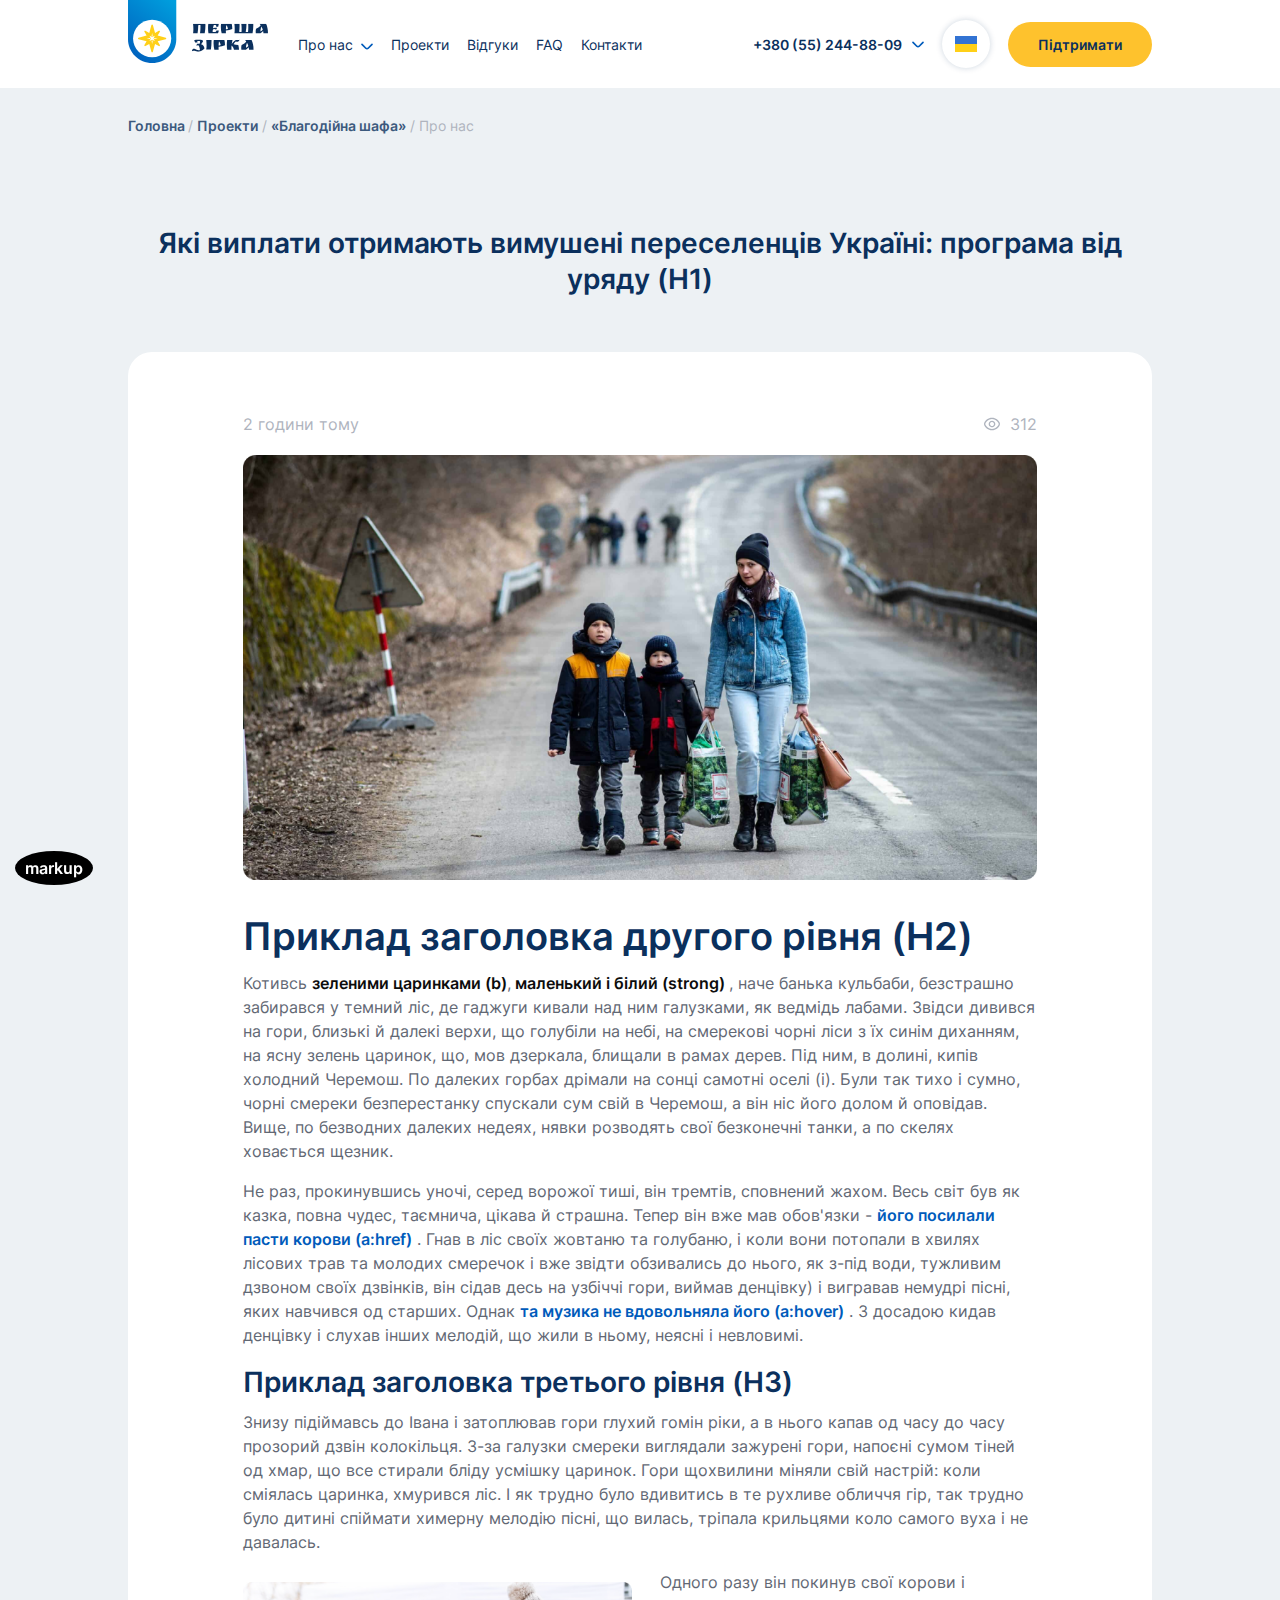
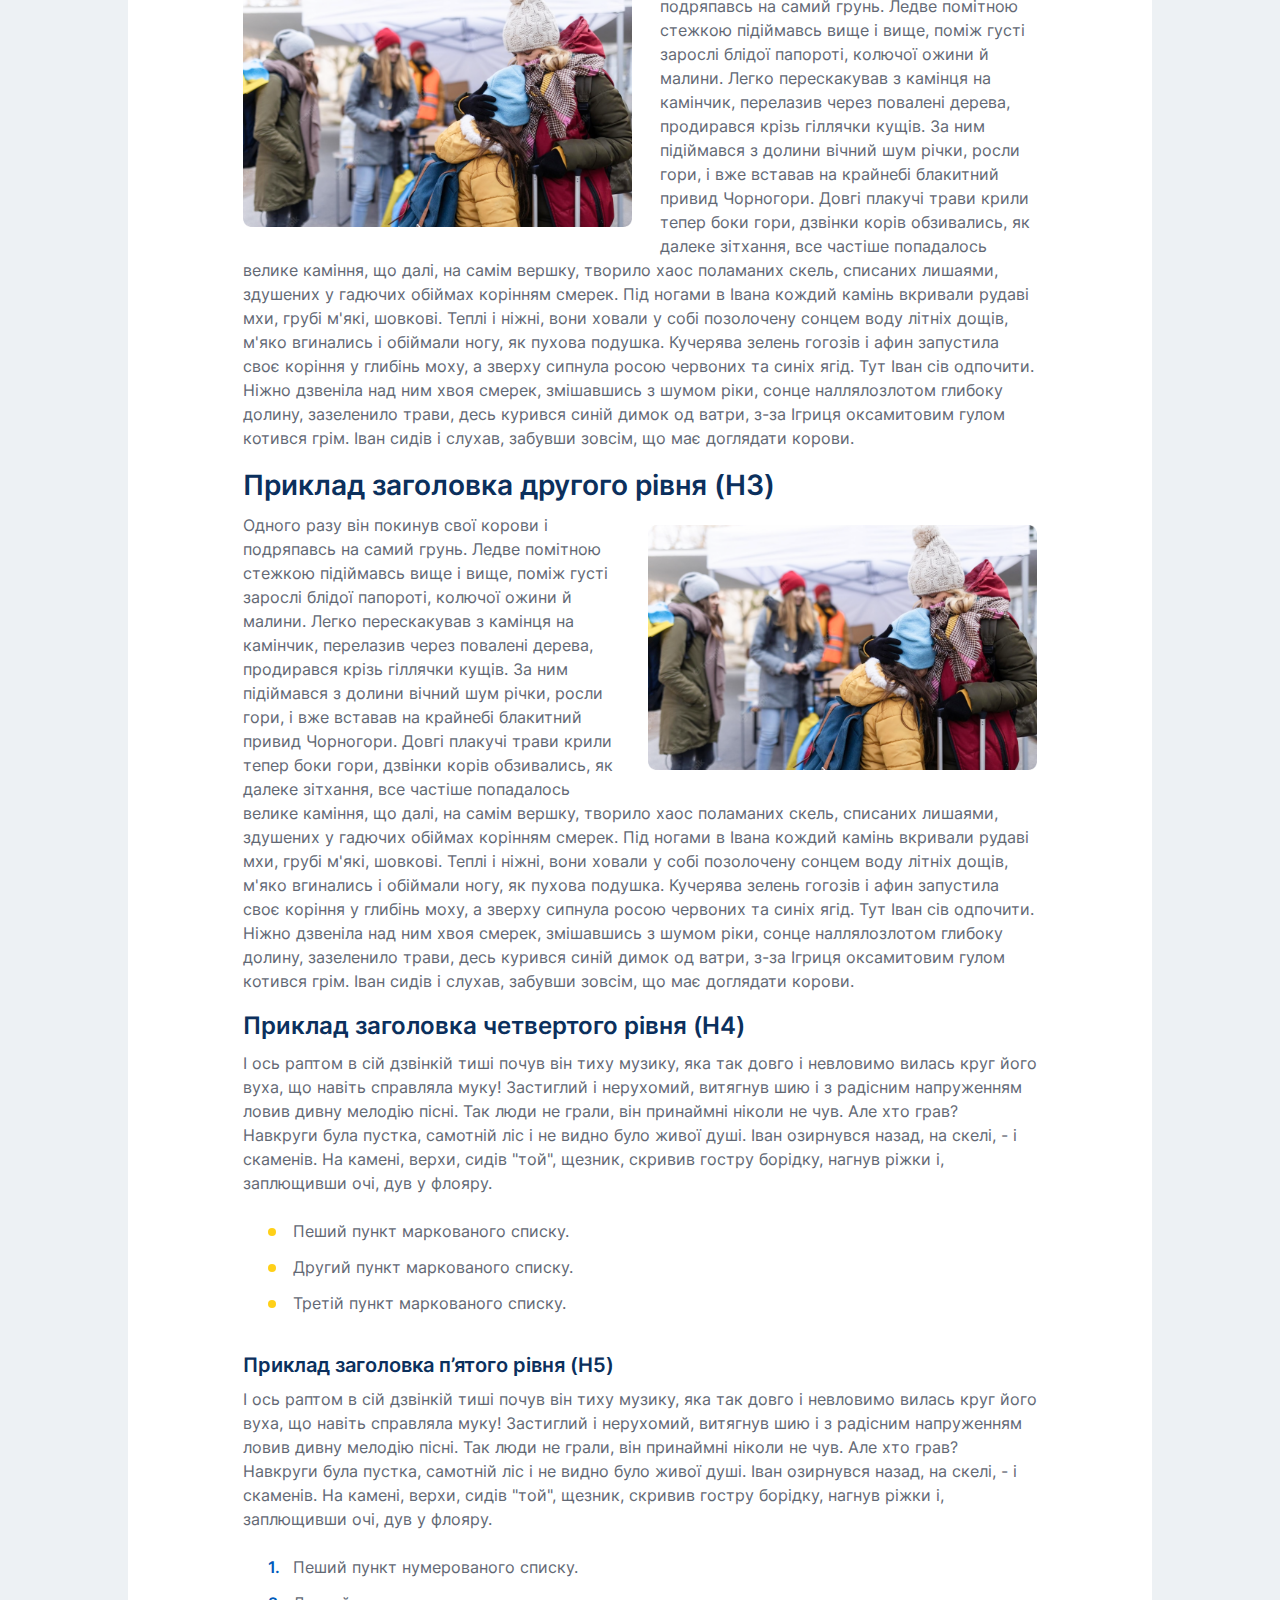
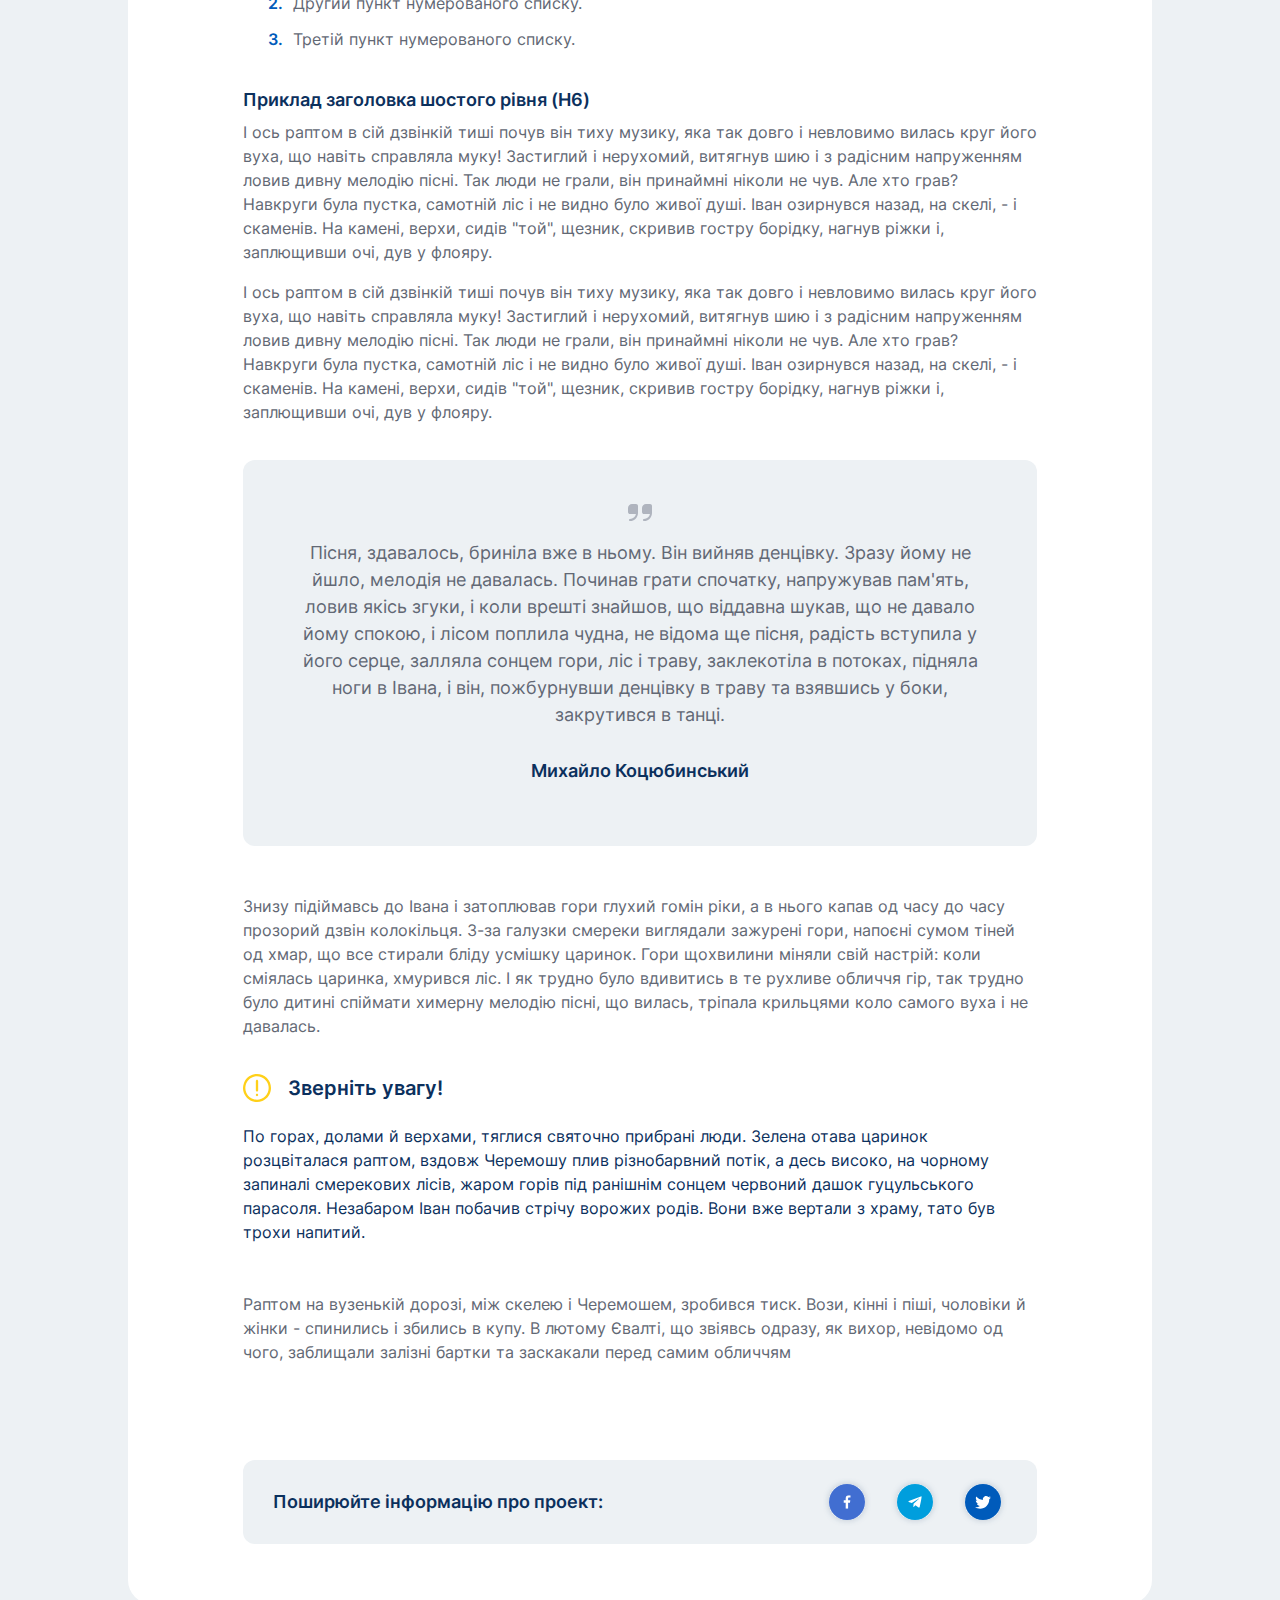
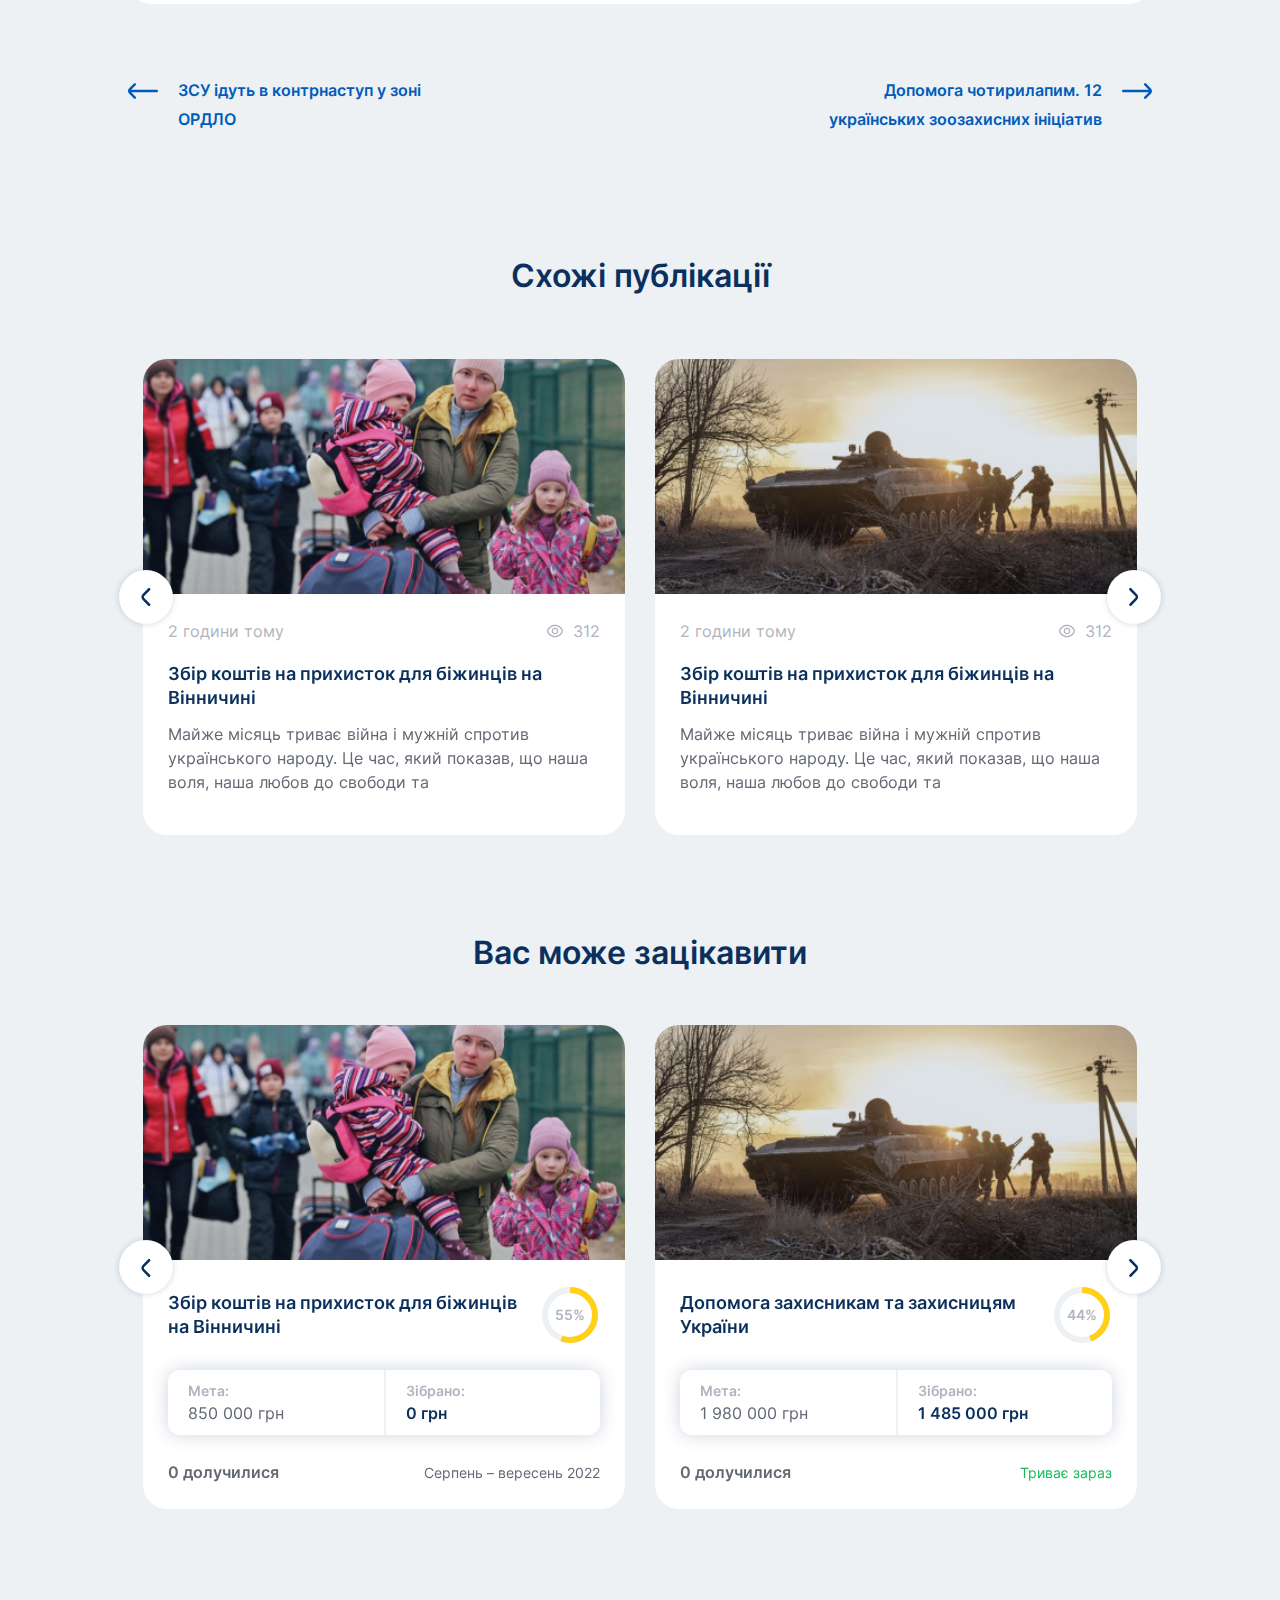
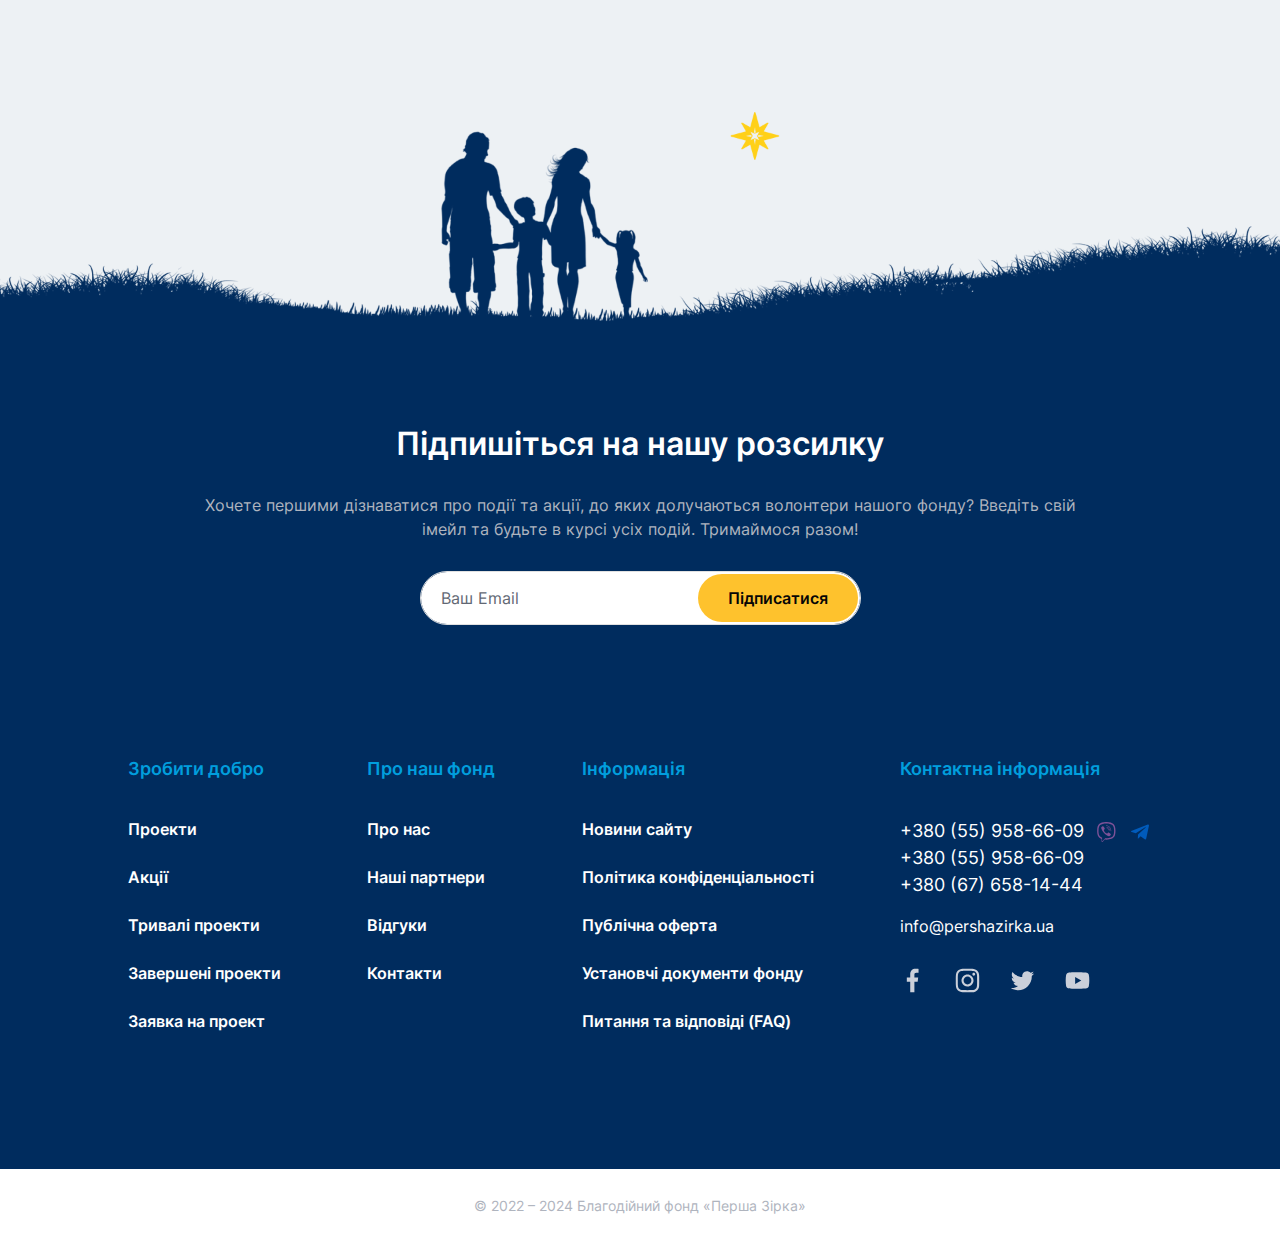
<file: article.html>
<!DOCTYPE html>
<html lang="ru">

<head>
    <meta charset="UTF-8">
    <meta name="theme-color" content="#005BBB">
    <meta name="viewport" content="width=device-width,initial-scale=1,user-scalable=no" />
    <title>Перша Зiрка</title>
    <link rel="shortcut icon" href="assets/img/favicon.png" />
    <link rel="stylesheet" type="text/css" href="assets/css/bootstrap.min.css" />
    <link rel="stylesheet" type="text/css" href="assets/css/slick.css" />
    <link rel="stylesheet" type="text/css" href="assets/css/slick-theme.css" />
    <link rel="stylesheet" type="text/css" href="assets/css/jquery.fancybox.min.css" />
    <link rel="stylesheet" type="text/css" href="assets/css/nice-select.css" />
    <link rel="stylesheet" type="text/css" href="style.css" />

</head>

<body>

    <!-- 
<div class='thetop'></div>
<div class='scrolltop'>
    <div  class='muve-top'></div>
</div>
-->
    <a href="markup.html" class="markup-link">markup</a>

    <header class="header">
        <div class="wrapper">
            <div class="row-custom jcsb aic">
                <div class="header__menu-wrap">
                    <a href="/" class="logo"><img src="assets/img/Logo.svg" alt="" /></a>
                    <nav>
                        <ul>
                            <li class="menu-item-has-children">
                                <a href="about-page.html">Про нас</a>
                                <ul class="sub-menu">
                                    <li><a href="about-page.html">Про наш фонд</a></li>
                                    <li><a href="template-page.html">Наші партнери</a></li>
                                    <li><a href="reviews.html">Відгуки</a></li>
                                    <li><a href="faq.html">Питання та відповіді (FAQ)</a></li>
                                    <li><a href="contacts.html">Контакти</a></li>
                                    <li><a href="template-page.html">Публічна оферта</a></li>
                                    <li><a href="template-page.html">Політика конфіденціальності</a></li>
                                    <li><a href="template-page.html">Установчі документи фонду</a></li>
                                </ul>
                            </li>
                            <li><a href="projects-category.html">Проекти</a></li>
                            <li><a href="reviews.html">Відгуки</a></li>
                            <li><a href="faq.html">FAQ</a></li>
                            <li><a href="contacts.html">Контакти</a></li>
                        </ul>
                        <div class="mob-menu-bot">

                            <a href="#" class="btn btn-primary" data-bs-toggle="modal" data-bs-target="#exampleModal">Підтримати</a>
                        </div>
                    </nav>
                </div>
                <div class="header__info-wrap row-custom aic">
                    <div class="header__phone-wrap">
                        <div class="phone-dropdown">
                            <div class="phone-dropdown__top">
                                <a href="tel:+380 (55) 244-88-09">+380 (55) 244-88-09</a>
                                <svg width="12" height="7" viewBox="0 0 12 7" fill="none" xmlns="http://www.w3.org/2000/svg">
                                    <path d="M11.5897 0.841667C11.5123 0.76356 11.4201 0.701565 11.3185 0.659258C11.217 0.616951 11.1081 0.595169 10.9981 0.595169C10.888 0.595169 10.7791 0.616951 10.6776 0.659258C10.576 0.701565 10.4839 0.76356 10.4064 0.841667L6.58972 4.65833C6.51225 4.73643 6.42009 4.79843 6.31854 4.84074C6.21699 4.88304 6.10807 4.90482 5.99806 4.90482C5.88805 4.90482 5.77912 4.88304 5.67758 4.84074C5.57603 4.79843 5.48386 4.73643 5.40639 4.65833L1.58972 0.841667C1.51225 0.76356 1.42009 0.701565 1.31854 0.659258C1.21699 0.616951 1.10807 0.595169 0.998056 0.595169C0.888046 0.595169 0.779125 0.616951 0.677576 0.659258C0.576026 0.701565 0.483859 0.76356 0.40639 0.841667C0.25118 0.997802 0.164063 1.20901 0.164062 1.42917C0.164063 1.64932 0.25118 1.86053 0.40639 2.01666L4.23139 5.84166C4.70014 6.30982 5.33555 6.57279 5.99806 6.57279C6.66056 6.57279 7.29597 6.30982 7.76472 5.84166L11.5897 2.01666C11.7449 1.86053 11.8321 1.64932 11.8321 1.42917C11.8321 1.20901 11.7449 0.997802 11.5897 0.841667Z" fill="#005BBB" />
                                </svg>
                                <div class="btn-icon btn-mob-phone">
                                    <i class="icon-svg icon-phone"></i>
                                </div>
                            </div>
                            <div class="phone-dropdown__menu">
                                <ul>
                                    <li>
                                        <a href="tel:+380 (55) 958-66-09">+380 (55) 958-66-09</a>
                                        <a href="viber://chat?number=%2B380559586609">
										<img src="assets/img/viber.svg" alt="" />
									</a>
                                        <a href="https://telegram.me/voryag905">
										<img src="assets/img/telegram.svg" alt="" />
									</a>
                                    </li>
                                    <li>
                                        <a href="tel:+380 (55) 958-66-09">+380 (55) 958-66-09</a>
                                    </li>
                                    <li>
                                        <a href="tel:+380 (67) 658-14-44">+380 (67) 658-14-44</a>
                                    </li>
                                </ul>
                                <a href="mailto:info@pershazirka.ua" class="email">
								info@pershazirka.ua
							</a>
                                <a href="#" class="btn btn-primary"  data-bs-toggle="modal" data-bs-target="#formMessage">
								<svg
									width="18"
									height="18"
									viewBox="0 0 18 18"
									fill="none"
									xmlns="http://www.w3.org/2000/svg"
								>
									<path
										d="M17.3411 0.66151C17.0723 0.389356 16.7377 0.191152 16.3699 0.0860478C16.002 -0.0190564 15.6132 -0.0275077 15.2411 0.0615104L3.24115 2.58901C2.55008 2.68379 1.8992 2.96962 1.3618 3.41432C0.824403 3.85902 0.421834 4.44493 0.199431 5.10606C-0.0229726 5.76719 -0.0563773 6.47728 0.102979 7.15637C0.262335 7.83546 0.608122 8.45657 1.1014 8.94976L2.3899 10.2375C2.45964 10.3072 2.51494 10.39 2.55265 10.4811C2.59036 10.5722 2.60973 10.6699 2.60965 10.7685V13.1445C2.6113 13.4786 2.68821 13.808 2.83465 14.1083L2.82865 14.1135L2.84815 14.133C3.06791 14.5749 3.42684 14.9322 3.86965 15.15L3.88915 15.1695L3.8944 15.1635C4.19467 15.31 4.52408 15.3869 4.85815 15.3885H7.23415C7.43294 15.3884 7.62366 15.4671 7.7644 15.6075L9.05215 16.8953C9.39754 17.2445 9.80864 17.5219 10.2617 17.7115C10.7148 17.9011 11.201 17.9992 11.6921 18C12.1015 17.9995 12.508 17.9326 12.8959 17.802C13.551 17.5869 14.1329 17.193 14.5761 16.6648C15.0192 16.1366 15.3059 15.495 15.4039 14.8125L17.9351 2.78626C18.0288 2.41099 18.0233 2.01783 17.9191 1.64533C17.815 1.27284 17.6158 0.933813 17.3411 0.66151V0.66151ZM3.4519 9.17851L2.16265 7.89076C1.86244 7.59778 1.65203 7.22525 1.55611 6.81688C1.4602 6.40851 1.48276 5.98126 1.62115 5.58526C1.75532 5.179 2.00335 4.81983 2.33575 4.55046C2.66814 4.28109 3.07091 4.11285 3.49615 4.06576L15.3769 1.56451L4.10815 12.8348V10.7685C4.10929 10.4733 4.05187 10.1807 3.93923 9.9078C3.82659 9.63488 3.66095 9.38701 3.4519 9.17851V9.17851ZM13.9301 14.556C13.8726 14.9703 13.7007 15.3603 13.4337 15.6822C13.1668 16.0042 12.8154 16.2454 12.419 16.3788C12.0226 16.5121 11.5969 16.5324 11.1896 16.4372C10.7823 16.342 10.4097 16.1352 10.1134 15.84L8.8234 14.55C8.61518 14.3406 8.36751 14.1746 8.09472 14.0616C7.82192 13.9486 7.52943 13.8908 7.23415 13.8915H5.1679L16.4381 2.62501L13.9301 14.556Z"
										fill="#0B305D"
									/>
								</svg>
								<span>Написати повідомлення</span>
							</a>
                            </div>
                        </div>
                    </div>
                    <div class="header__lang-wrap">
                        <div class="lang-dropdown">
                            <div class="lang-dropdown__top btn-icon">
                                <img src="assets/img/Ukraine.svg" alt="" />
						</div>
                                <div class="lang-dropdown__menu">
                                    <ul>
                                        <li>
                                            <a href="#ua">
										<img src="assets/img/Ukraine.svg" alt="" />
										<span>Українська</span>
									</a>
                                        </li>
                                        <li>
                                            <a href="#uk">
										<img src="assets/img/UK.svg" alt="" />
										<span>English</span>
									</a>
                                        </li>
                                        <li>
                                            <a href="#uk">
										<img src="assets/img/UK.svg" alt="" />
										<span>English</span>
									</a>
                                        </li>
                                    </ul>
                                </div>
                            </div>
                        </div>
                        <a href="page-404.html" class="login btn-icon d-none">
					<svg
						width="20"
						height="20"
						viewBox="0 0 20 20"
						fill="none"
						xmlns="http://www.w3.org/2000/svg"
					>
						<g clip-path="url(#clip0_183_5966)">
							<path
								d="M10 9.99995C10.9889 9.99995 11.9556 9.7067 12.7779 9.1573C13.6001 8.60789 14.241 7.827 14.6194 6.91337C14.9978 5.99974 15.0969 4.9944 14.9039 4.0245C14.711 3.05459 14.2348 2.16368 13.5355 1.46441C12.8363 0.765152 11.9454 0.288949 10.9755 0.0960224C10.0055 -0.0969037 9.00021 0.00211302 8.08658 0.380551C7.17295 0.758989 6.39206 1.39985 5.84265 2.2221C5.29324 3.04434 5 4.01104 5 4.99995C5.00132 6.32563 5.52853 7.59663 6.46593 8.53402C7.40332 9.47142 8.67432 9.99863 10 9.99995ZM10 1.66662C10.6593 1.66662 11.3037 1.86211 11.8519 2.22838C12.4001 2.59466 12.8273 3.11525 13.0796 3.72434C13.3319 4.33343 13.3979 5.00365 13.2693 5.65025C13.1407 6.29685 12.8232 6.8908 12.357 7.35697C11.8908 7.82315 11.2969 8.14062 10.6503 8.26923C10.0037 8.39785 9.33348 8.33184 8.72439 8.07955C8.1153 7.82726 7.59471 7.40001 7.22844 6.85185C6.86216 6.30369 6.66667 5.65922 6.66667 4.99995C6.66667 4.11589 7.01786 3.26805 7.64298 2.64293C8.2681 2.01781 9.11595 1.66662 10 1.66662Z"
								fill="#0B305D"
							/>
							<path
								d="M10 11.6672C8.01155 11.6694 6.10518 12.4603 4.69914 13.8663C3.29309 15.2724 2.50221 17.1787 2.5 19.1672C2.5 19.3882 2.5878 19.6002 2.74408 19.7564C2.90036 19.9127 3.11232 20.0005 3.33333 20.0005C3.55435 20.0005 3.76631 19.9127 3.92259 19.7564C4.07887 19.6002 4.16667 19.3882 4.16667 19.1672C4.16667 17.6201 4.78125 16.1363 5.87521 15.0424C6.96917 13.9484 8.4529 13.3338 10 13.3338C11.5471 13.3338 13.0308 13.9484 14.1248 15.0424C15.2188 16.1363 15.8333 17.6201 15.8333 19.1672C15.8333 19.3882 15.9211 19.6002 16.0774 19.7564C16.2337 19.9127 16.4457 20.0005 16.6667 20.0005C16.8877 20.0005 17.0996 19.9127 17.2559 19.7564C17.4122 19.6002 17.5 19.3882 17.5 19.1672C17.4978 17.1787 16.7069 15.2724 15.3009 13.8663C13.8948 12.4603 11.9884 11.6694 10 11.6672Z"
								fill="#0B305D"
							/>
						</g>
						<defs>
							<clipPath id="clip0_183_5966">
								<rect width="20" height="20" fill="white" />
							</clipPath>
						</defs>
					</svg>
				</a>
                        <a href="#" class="btn btn-primary" data-bs-toggle="modal" data-bs-target="#exampleModal">Підтримати</a>
                        <div class="btn-menu">
                            <span></span>
                            <span></span>
                            <span></span>
                        </div>
                    </div>
                </div>
            </div>
    </header>

    <main class="article">
        <div class="wrapper">
            <div class="breadcrumb">
                <span>
      <span>
        <a href="index.html">Головна </a> / <span><a href="projects-category.html">Проекти</a> /
          <span><a href="project-item.html">«Благодійна шафа»</a> / 
            <span class="breadcrumb_last">Про нас</span></span></span></span></span>
            </div>
        </div>

        <h1 class="title-icon">

        <span>Які виплати отримають вимушені переселенців Україні: програма від уряду (H1)</span>
    </h1>
        <div class="wrapper">
            <div class="post-item">
                <div class="item-project__views">
                    <span>2 години тому</span>
                    <span><i class="icon-svg icon-eye"></i> 312 </span>
                </div>
                <a href="assets/img/project-item-img.png" class="fancybox" data-fancybox="gallery" data-caption="Caption #1">
                <img src="assets/img/project-item-img.png" class="aligncenter" alt="" />
            </a>
                <h2>Приклад заголовка другого рівня (H2)</h2>
                <p>Котивсь <b>зеленими царинками (b)</b>,<strong> маленький і білий (strong) </strong>, наче банька кульбаби, безстрашно забирався у темний ліс, де гаджуги кивали над ним галузками, як ведмідь лабами. Звідси дивився на гори, близькі й далекі верхи, що голубіли на небі, на смерекові чорні ліси з їх синім диханням, на ясну зелень царинок, що, мов дзеркала, блищали в рамах дерев. Під ним, в долині, кипів холодний Черемош. По далеких горбах дрімали на сонці самотні оселі (i). Були так тихо і сумно, чорні смереки безперестанку спускали сум свій в Черемош, а він ніс його долом й оповідав. Вище, по безводних далеких недеях, нявки розводять свої безконечні танки, а по скелях ховається щезник.</p>
                <p>Не раз, прокинувшись уночі, серед ворожої тиші, він тремтів, сповнений жахом. Весь світ був як казка, повна чудес, таємнича, цікава й страшна. Тепер він вже мав обов'язки - <a href="#">його посилали пасти корови (a:href)</a> . Гнав в ліс своїх жовтаню та голубаню, і коли вони потопали в хвилях лісових трав та молодих смеречок і вже звідти обзивались до нього, як з-під води, тужливим дзвоном своїх дзвінків, він сідав десь на узбіччі гори, виймав денцівку) і вигравав немудрі пісні, яких навчився од старших. Однак <a href="#">та музика не вдовольняла його (a:hover)</a> . З досадою кидав денцівку і слухав інших мелодій, що жили в ньому, неясні і невловимі.</p>
                <h3>Приклад заголовка третього рівня (H3)</h3>
                <p>Знизу підіймавсь до Івана і затоплював гори глухий гомін ріки, а в нього капав од часу до часу прозорий дзвін колокільця. З-за галузки смереки виглядали зажурені гори, напоєні сумом тіней од хмар, що все стирали бліду усмішку царинок. Гори щохвилини міняли свій настрій: коли сміялась царинка, хмурився ліс. І як трудно було вдивитись в те рухливе обличчя гір, так трудно було дитині спіймати химерну мелодію пісні, що вилась, тріпала крильцями коло самого вуха і не давалась.</p>




                <a href="assets/img/project-item-img-2.png" class="fancybox" data-fancybox="gallery" data-caption="Caption #1">
                <img src="assets/img/project-item-img-2.png"  class="alignleft"  alt="">
            </a>
                <p>Одного разу він покинув свої корови і подряпавсь на самий грунь. Ледве помітною стежкою підіймавсь вище і вище, поміж густі зарослі блідої папороті, колючої ожини й малини. Легко перескакував з камінця на камінчик, перелазив через повалені дерева, продирався крізь гіллячки кущів. За ним підіймався з долини вічний шум річки, росли гори, і вже вставав на крайнебі блакитний привид Чорногори. Довгі плакучі трави крили тепер боки гори, дзвінки корів обзивались, як далеке зітхання, все частіше попадалось велике каміння, що далі, на самім вершку, творило хаос поламаних скель, списаних лишаями, здушених у гадючих обіймах корінням смерек. Під ногами в Івана кождий камінь вкривали рудаві мхи, грубі м'які, шовкові. Теплі і ніжні, вони ховали у собі позолочену сонцем воду літніх дощів, м'яко вгинались і обіймали ногу, як пухова подушка. Кучерява зелень гогозів і афин запустила своє коріння у глибінь моху, а зверху сипнула росою червоних та синіх ягід. Тут Іван сів одпочити. Ніжно дзвеніла над ним хвоя смерек, змішавшись з шумом ріки, сонце наллялозлотом глибоку долину, зазеленило трави, десь курився синій димок од ватри, з-за Ігриця оксамитовим гулом котився грім. Іван сидів і слухав, забувши зовсім, що має доглядати корови.</p>

                <h3>Приклад заголовка другого рівня (H3)</h3>

                <a href="assets/img/project-item-img-2.png" class="fancybox" data-fancybox="gallery" data-caption="Caption #1">
                <img src="assets/img/project-item-img-2.png"  class="alignright"  alt="">
            </a>
                <p>Одного разу він покинув свої корови і подряпавсь на самий грунь. Ледве помітною стежкою підіймавсь вище і вище, поміж густі зарослі блідої папороті, колючої ожини й малини. Легко перескакував з камінця на камінчик, перелазив через повалені дерева, продирався крізь гіллячки кущів. За ним підіймався з долини вічний шум річки, росли гори, і вже вставав на крайнебі блакитний привид Чорногори. Довгі плакучі трави крили тепер боки гори, дзвінки корів обзивались, як далеке зітхання, все частіше попадалось велике каміння, що далі, на самім вершку, творило хаос поламаних скель, списаних лишаями, здушених у гадючих обіймах корінням смерек. Під ногами в Івана кождий камінь вкривали рудаві мхи, грубі м'які, шовкові. Теплі і ніжні, вони ховали у собі позолочену сонцем воду літніх дощів, м'яко вгинались і обіймали ногу, як пухова подушка. Кучерява зелень гогозів і афин запустила своє коріння у глибінь моху, а зверху сипнула росою червоних та синіх ягід. Тут Іван сів одпочити. Ніжно дзвеніла над ним хвоя смерек, змішавшись з шумом ріки, сонце наллялозлотом глибоку долину, зазеленило трави, десь курився синій димок од ватри, з-за Ігриця оксамитовим гулом котився грім. Іван сидів і слухав, забувши зовсім, що має доглядати корови.</p>

                <h4>Приклад заголовка четвертого рівня (H4)</h4>
                <p>І ось раптом в сій дзвінкій тиші почув він тиху музику, яка так довго і невловимо вилась круг його вуха, що навіть справляла муку! Застиглий і нерухомий, витягнув шию і з радісним напруженням ловив дивну мелодію пісні. Так люди не грали, він принаймні ніколи не чув. Але хто грав? Навкруги була пустка, самотній ліс і не видно було живої душі. Іван озирнувся назад, на скелі, - і скаменів. На камені, верхи, сидів "той", щезник, скривив гостру борідку, нагнув ріжки і, заплющивши очі, дув у флояру. </p>

                <ul>
                    <li>Пеший пункт маркованого списку.</li>
                    <li>Другий пункт маркованого списку.</li>
                    <li>Третій пункт маркованого списку.</li>
                </ul>
                <h5>Приклад заголовка п’ятого рівня (H5)</h5>
                <p>І ось раптом в сій дзвінкій тиші почув він тиху музику, яка так довго і невловимо вилась круг його вуха, що навіть справляла муку! Застиглий і нерухомий, витягнув шию і з радісним напруженням ловив дивну мелодію пісні. Так люди не грали, він принаймні ніколи не чув. Але хто грав? Навкруги була пустка, самотній ліс і не видно було живої душі. Іван озирнувся назад, на скелі, - і скаменів. На камені, верхи, сидів "той", щезник, скривив гостру борідку, нагнув ріжки і, заплющивши очі, дув у флояру. </p>

                <ol>
                    <li>Пеший пункт нумерованого списку.</li>
                    <li>Другий пункт нумерованого списку.</li>
                    <li>Третій пункт нумерованого списку.</li>
                </ol>
                <h6>Приклад заголовка шостого рівня (H6)</h6>
                <p>І ось раптом в сій дзвінкій тиші почув він тиху музику, яка так довго і невловимо вилась круг його вуха, що навіть справляла муку! Застиглий і нерухомий, витягнув шию і з радісним напруженням ловив дивну мелодію пісні. Так люди не грали, він принаймні ніколи не чув. Але хто грав? Навкруги була пустка, самотній ліс і не видно було живої душі. Іван озирнувся назад, на скелі, - і скаменів. На камені, верхи, сидів "той", щезник, скривив гостру борідку, нагнув ріжки і, заплющивши очі, дув у флояру. </p>
                <p>І ось раптом в сій дзвінкій тиші почув він тиху музику, яка так довго і невловимо вилась круг його вуха, що навіть справляла муку! Застиглий і нерухомий, витягнув шию і з радісним напруженням ловив дивну мелодію пісні. Так люди не грали, він принаймні ніколи не чув. Але хто грав? Навкруги була пустка, самотній ліс і не видно було живої душі. Іван озирнувся назад, на скелі, - і скаменів. На камені, верхи, сидів "той", щезник, скривив гостру борідку, нагнув ріжки і, заплющивши очі, дув у флояру. </p>
                <blockquote>
                    <p>Пісня, здавалось, бриніла вже в ньому. Він вийняв денцівку. Зразу йому не йшло, мелодія не давалась. Починав грати спочатку, напружував пам'ять, ловив якісь згуки, і коли врешті знайшов, що віддавна шукав, що не давало йому спокою, і лісом поплила чудна, не відома ще пісня, радість вступила у його серце, залляла сонцем гори, ліс і траву, заклекотіла в потоках, підняла ноги в Івана, і він, пожбурнувши денцівку в траву та взявшись у боки, закрутився в танці. </p>

                    <h6>Михайло Коцюбинський</h6>
                </blockquote>
                <p>Знизу підіймавсь до Івана і затоплював гори глухий гомін ріки, а в нього капав од часу до часу прозорий дзвін колокільця. З-за галузки смереки виглядали зажурені гори, напоєні сумом тіней од хмар, що все стирали бліду усмішку царинок. Гори щохвилини міняли свій настрій: коли сміялась царинка, хмурився ліс. І як трудно було вдивитись в те рухливе обличчя гір, так трудно було дитині спіймати химерну мелодію пісні, що вилась, тріпала крильцями коло самого вуха і не давалась.</p>
                <div class="attention">
                    <h5>Зверніть увагу!</h5>
                    <p>По горах, долами й верхами, тяглися святочно прибрані люди. Зелена отава царинок розцвіталася раптом, вздовж Черемошу плив різнобарвний потік, а десь високо, на чорному запиналі смерекових лісів, жаром горів під ранішнім сонцем червоний дашок гуцульського парасоля. Незабаром Іван побачив стрічу ворожих родів. Вони вже вертали з храму, тато був трохи напитий. </p>
                </div>
                <p>Раптом на вузенькій дорозі, між скелею і Черемошем, зробився тиск. Вози, кінні і піші, чоловіки й жінки - спинились і збились в купу. В лютому Євалті, що звіявсь одразу, як вихор, невідомо од чого, заблищали залізні бартки та заскакали перед самим обличчям</p>
                <div class="repost">
                    <div class="repost-title">Поширюйте інформацію про проект:</div>
                    <nav class="nav-socials">
                        <a href="#"><img src="assets/img/icon-facebook.svg" class="img-fluid" alt="facebook"></a>
                        <a href="#"><img src="assets/img/icon-telegram.svg" class="img-fluid" alt="telegram"></a>
                        <a href="#"><img src="assets/img/icon-twiter.svg" class="img-fluid" alt="twiter"></a>
                    </nav>
                </div>
            </div>
            <div class="post-navigation">
                <a href="article.html" class="post-navigation__prev">ЗСУ ідуть в контрнаступ у зоні ОРДЛО</a>
                <a href="article.html" class="post-navigation__next">Допомога чотирилапим. 12 українських зоозахисних ініціатив</a>
            </div>
        </div>










        <section class="news-home">
            <div class="wrapper">
                <h2 class="title-icon">
               <span> Схожі публікації</span>
            </h2>
                <div class="slider-project slider-def slider-def-three-el">
                    <div class="item-project item-project--news">
                        <a href="article.html" class="item-project__img">
                        <img src="./assets/img/proj-item-1.png" alt="" />
                    </a>
                        <div class="item-project__info-wrap">
                            <div class="item-project__views">
                                <span>2 години тому</span>
                                <span><i class="icon-svg icon-eye"></i> 312 </span>
                            </div>
                            <div class="item-project__title">
                                <a href="article.html">Збір коштів на прихисток для біжинців на Вінничині</a>
                            </div>
                            <p class="item-project__descr">
                                Майже місяць триває війна і мужній спротив українського народу. Це
                                час, який показав, що наша воля, наша любов до свободи та
                            </p>
                        </div>
                    </div>
                    <div class="item-project item-project--news">
                        <a href="article.html" class="item-project__img">
                        <img src="./assets/img/proj-item-2.png" alt="" />
                    </a>
                        <div class="item-project__info-wrap">
                            <div class="item-project__views">
                                <span>2 години тому</span>
                                <span><i class="icon-svg icon-eye"></i> 312 </span>
                            </div>
                            <div class="item-project__title">
                                <a href="article.html">Збір коштів на прихисток для біжинців на Вінничині</a>
                            </div>
                            <p class="item-project__descr">
                                Майже місяць триває війна і мужній спротив українського народу. Це
                                час, який показав, що наша воля, наша любов до свободи та
                            </p>
                        </div>
                    </div>
                    <div class="item-project item-project--news">
                        <a href="article.html" class="item-project__img">
                        <img src="./assets/img/proj-item-3.png" alt="" />
                    </a>
                        <div class="item-project__info-wrap">
                            <div class="item-project__views">
                                <span>2 години тому</span>
                                <span><i class="icon-svg icon-eye"></i> 312 </span>
                            </div>
                            <div class="item-project__title">
                                <a href="article.html">Збір коштів на прихисток для біжинців на Вінничині</a>
                            </div>
                            <p class="item-project__descr">
                                Майже місяць триває війна і мужній спротив українського народу. Це
                                час, який показав, що наша воля, наша любов до свободи та
                            </p>
                        </div>
                    </div>
                    <div class="item-project item-project--news">
                        <a href="article.html" class="item-project__img">
                        <img src="./assets/img/proj-item-4.png" alt="" />
                    </a>
                        <div class="item-project__info-wrap">
                            <div class="item-project__views">
                                <span>2 години тому</span>
                                <span><i class="icon-svg icon-eye"></i> 312 </span>
                            </div>
                            <div class="item-project__title">
                                <a href="article.html">Збір коштів на прихисток для біжинців на Вінничині</a>
                            </div>
                            <p class="item-project__descr">
                                Майже місяць триває війна і мужній спротив українського народу. Це
                                час, який показав, що наша воля, наша любов до свободи та
                            </p>
                        </div>
                    </div>
                </div>
            </div>
        </section>






        <section class="project-slider">
            <div class="wrapper">
                <h2 class="title-icon">

            <span>Вас може зацікавити</span>
        </h2>

                <div class="slider-project slider-def slider-def-three-el">
                    <div class="item-project">
                        <a href="project-item.html" class="item-project__img">
                    <img src="./assets/img/proj-item-1.png" alt="" />
                </a>
                        <div class="item-project__info-wrap">
                            <div class="item-project__title">
                                <a href="project-item.html">Збір коштів на прихисток для біжинців на Вінничині</a>
                                <div class="progress">
                                    <svg xmlns="http://www.w3.org/2000/svg" viewBox="0 0 60 60" height="60" width="60" data-value="55">
                                        <circle class="bg" cx="30" cy="30" r="25" fill="none" stroke="#EDF1F4" stroke-miterlimit="10" />
                                        <circle class="meter" cx="30" cy="30" r="25" fill="none" stroke="#FFD018" stroke-dashoffset="157" stroke-dasharray="157" stroke-miterlimit="10" />
                                    </svg>
                                </div>
                            </div>
                            <div class="item-project__wrap-sum">
                                <div class="item-project__wrap-sum-from">
                                    <span>Мета:</span>
                                    <span>850 000 грн</span>
                                </div>
                                <div class="item-project__wrap-sum-to">
                                    <span>Зібрано:</span>
                                    <b>0 грн</b>
                                </div>
                            </div>
                            <div class="item-project__date">
                                <span>0 долучилися</span>
                                <span>Серпень – вересень 2022</span>
                            </div>
                        </div>
                    </div>
                    <div class="item-project">
                        <a href="project-item.html" class="item-project__img">
                    <img src="./assets/img/proj-item-2.png" alt="" />
                </a>
                        <div class="item-project__info-wrap">
                            <div class="item-project__title">
                                <a href="project-item.html">Допомога захисникам та захисницям України</a>
                                <div class="progress">
                                    <svg xmlns="http://www.w3.org/2000/svg" viewBox="0 0 60 60" height="60" width="60" data-value="44">
                                        <circle class="bg" cx="30" cy="30" r="25" fill="none" stroke="#EDF1F4" stroke-miterlimit="10" />
                                        <circle class="meter" cx="30" cy="30" r="25" fill="none" stroke="#FFD018" stroke-dashoffset="157" stroke-dasharray="157" stroke-miterlimit="10" />
                                    </svg>
                                </div>
                            </div>
                            <div class="item-project__wrap-sum">
                                <div class="item-project__wrap-sum-from">
                                    <span>Мета:</span>
                                    <span>1 980 000 грн</span>
                                </div>
                                <div class="item-project__wrap-sum-to">
                                    <span>Зібрано:</span>
                                    <b>1 485 000 грн</b>
                                </div>
                            </div>
                            <div class="item-project__date">
                                <span>0 долучилися</span>
                                <span class="item-project__date-now">Триває зараз</span>
                            </div>
                        </div>
                    </div>
                    <div class="item-project">
                        <a href="project-item.html" class="item-project__img">
                    <img src="./assets/img/proj-item-3.png" alt="" />
                </a>
                        <div class="item-project__info-wrap">
                            <div class="item-project__title">
                                <a href="project-item.html">Збір коштів на прихисток для біжинців на Вінничині</a>
                                <div class="progress">
                                    <svg xmlns="http://www.w3.org/2000/svg" viewBox="0 0 60 60" height="60" width="60" data-value="25">
                                        <circle class="bg" cx="30" cy="30" r="25" fill="none" stroke="#EDF1F4" stroke-miterlimit="10" />
                                        <circle class="meter" cx="30" cy="30" r="25" fill="none" stroke="#FFD018" stroke-dashoffset="157" stroke-dasharray="157" stroke-miterlimit="10" />
                                    </svg>
                                </div>
                            </div>
                            <div class="item-project__wrap-sum">
                                <div class="item-project__wrap-sum-from">
                                    <span>Мета:</span>
                                    <span>850 000 грн</span>
                                </div>
                                <div class="item-project__wrap-sum-to">
                                    <span>Зібрано:</span>
                                    <b>0 грн</b>
                                </div>
                            </div>
                            <div class="item-project__date">
                                <span>0 долучилися</span>
                                <span>Серпень – вересень 2022</span>
                            </div>
                        </div>
                    </div>
                    <div class="item-project">
                        <a href="project-item.html" class="item-project__img">
                    <img src="./assets/img/proj-item-4.png" alt="" />
                </a>
                        <div class="item-project__info-wrap">
                            <div class="item-project__title">
                                <a href="project-item.html">Допомога захисникам та захисницям України</a>
                                <div class="progress">
                                    <svg xmlns="http://www.w3.org/2000/svg" viewBox="0 0 60 60" height="60" width="60" data-value="100">
                                        <circle class="bg" cx="30" cy="30" r="25" fill="none" stroke="#EDF1F4" stroke-miterlimit="10" />
                                        <circle class="meter" cx="30" cy="30" r="25" fill="none" stroke="#FFD018" stroke-dashoffset="157" stroke-dasharray="157" stroke-miterlimit="10" />
                                    </svg>
                                </div>
                            </div>
                            <div class="item-project__wrap-sum">
                                <div class="item-project__wrap-sum-from">
                                    <span>Мета:</span>
                                    <span>1 980 000 грн</span>
                                </div>
                                <div class="item-project__wrap-sum-to">
                                    <span>Зібрано:</span>
                                    <b>1 485 000 грн</b>
                                </div>
                            </div>
                            <div class="item-project__date">
                                <span>0 долучилися</span>
                                <span class="item-project__date-now">Триває зараз</span>
                            </div>
                        </div>
                    </div>
                </div>

            </div>
        </section>

        <section class="subscribe">
            <img src="./assets/img/sub-bg.png" alt="" />
            <div class="subscribe__content">
                <div class="wrapper">
                    <div class="title-icon">Підпишіться на нашу розсилку</div>
                    <p class="title-descr">
                        Хочете першими дізнаватися про події та акції, до яких долучаються
                        волонтери нашого фонду? Введіть свій імейл та будьте в курсі усіх
                        подій. Тримаймося разом!
                    </p>
                    <div class="form-subscribe">
                        <form action="">
                            <input type="email" placeholder="Ваш Email" />
                            <button class="btn btn-primary">Підписатися</button>
                        </form>
                    </div>
                </div>
            </div>
        </section>
    </main>

    <footer class="footer">

        <div class="wrapper">
            <div class="row-custom jcsb">
                <div class="footer__col">
                    <div class="footer__title">Зробити добро</div>
                    <div class="footer__menu">
                        <ul>
                            <li><a href="projects-category.html">Проекти</a></li>
                            <li><a href="actions.html">Акції</a></li>
                            <li><a href="projects-category.html">Тривалі проекти</a></li>
                            <li><a href="projects-category.html">Завершені проекти</a></li>
                            <li><a href="#" data-bs-toggle="modal" data-bs-target="#formRequest">Заявка на проект</a></li>
                        </ul>
                    </div>

                </div>
                <div class="footer__col">
                    <div class="footer__title">Про наш фонд</div>
                    <div class="footer__menu">
                        <ul>
                            <li><a href="about-page.html">Про нас</a></li>
                            <li><a href="template-page.html">Наші партнери</a></li>
                            <li><a href="reviews.html">Відгуки</a></li>
                            <li><a href="contacts.html">Контакти</a></li>
                        </ul>
                    </div>

                </div>
                <div class="footer__col">
                    <div class="footer__title">Інформація</div>
                    <div class="footer__menu">
                        <ul>
                            <li><a href="news.html">Новини сайту</a></li>
                            <li><a href="template-page.html">Політика конфіденціальності</a></li>
                            <li><a href="template-page.html">Публічна оферта</a></li>
                            <li><a href="template-page.html">Установчі документи фонду</a></li>
                            <li><a href="faq.html">Питання та відповіді (FAQ)</a></li>
                        </ul>
                    </div>

                </div>
                <div class="footer__col">
                    <div class="footer__title">Контактна інформація</div>
                    <div class="footer__info">
                        <ul class="footer__phones">
                            <li>
                                <a href="tel:+380 (55) 958-66-09">+380 (55) 958-66-09</a>
                                <a href="viber://chat?number=%2B380559586609">
								<img src="assets/img/viber.svg" alt="" />
							</a>
                                <a href="https://telegram.me/voryag905">
								<img src="assets/img/telegram.svg" alt="" />
							</a>
                            </li>
                            <li>
                                <a href="tel:+380 (55) 958-66-09">+380 (55) 958-66-09</a>
                            </li>
                            <li>
                                <a href="tel:+380 (67) 658-14-44">+380 (67) 658-14-44</a>
                            </li>
                        </ul>
                        <a href="mailto:info@pershazirka.ua" class="email">
						info@pershazirka.ua
					</a>
                        <ul class="soc-icons">
                            <li><a href="#"><i class="icon-svg icon-facebook"></i></a></li>
                            <li><a href="#"><i class="icon-svg icon-insta"></i></a></li>
                            <li><a href="#"><i class="icon-svg icon-twitter"></i></a></li>
                            <li><a href="#"><i class="icon-svg icon-youtube"></i></a></li>
                        </ul>
                    </div>

                </div>
            </div>
        </div>
        <div class="footer__copy">© 2022 – 2024 Благодійний фонд «Перша Зірка»</div>
    </footer>
    <!-- Modal -->
    <div class="modal fade" id="exampleModal" tabindex="-1" aria-labelledby="exampleModalLabel" aria-hidden="true">
        <div class="modal-dialog">
            <div class="modal-content">

                <div class="modal-body">
                    <button type="button" class="btn-close" data-bs-dismiss="modal" aria-label="Close"></button>
                    <div class="form-tab">
                        <div class="form-tab__tabs">

                            <div class="btn-tab btn-tab--active">Я хочу допомогти</div>
                        </div>
                        <p class="form-tab__descr"><span>*</span> усі поля обов’язкові</p>
                        <form action="">
                            <div class="input-wrap">
                                <input type="text" placeholder="Як до вас звертатися?" />
                                <div class="icon-wrap">
                                    <i class="icon-svg icon-user-inp"> </i>
                                    <div class="note">
                                        Ваші ім’я та прізвище. Більше даних ви можете ввести у
                                        приватному кабінеті. Для авторизації натисніть на іконку “Вхід у
                                        шапці сайту”
                                    </div>
                                </div>
                            </div>
                            <div class="input-wrap">
                                <input type="tel" placeholder="Ваш номер телефону" />
                                <div class="icon-wrap">
                                    <i class="icon-svg icon-phone-inp"> </i>
                                    <div class="note">
                                        Ваші ім’я та прізвище. Більше даних ви можете ввести у
                                        приватному кабінеті. Для авторизації натисніть на іконку “Вхід у
                                        шапці сайту”
                                    </div>
                                </div>
                            </div>
                            <select class="select">
                                <option data-display="Де ви плануєте провести подію?" disabled>
                                    Де ви плануєте провести подію?
                                </option>
                                <option value="1">Подія 1</option>
                                <option value="2">Подія 2</option>
                                <option value="3">Подія 3</option>
                                <option value="4">Подія 4</option>
                            </select>
                            <select class="select">
                                <option data-display="Яку допомогу ви плануєте?" disabled>
                                    Яку допомогу ви плануєте?
                                </option>
                                <option value="Хворим дітям">Хворим дітям</option>
                                <option value="Збройним силам України">
                                    Збройним силам України
                                </option>
                                <option value="Вимушеним переселенцям">
                                    Вимушеним переселенцям
                                </option>
                                <option value="Літнім людям">Літнім людям</option>
                                <option value="Інше">Вуличним тваринам</option>
                            </select>
                            <textarea placeholder="Опишіть свій проект"></textarea>
                            <input type="hidden" value="Я хочу допомогти" />
                            <button class="btn btn-primary">
                                <i class="icon-svg icon-plus"></i>
                                <span>Зробити внесок</span>
                            </button>
                        </form>
                    </div>
                </div>

            </div>
        </div>
    </div>


    <!-- Modal -->
    <div class="modal fade" id="leaveFeedback" tabindex="-1" aria-labelledby="leaveFeedbackLabel" aria-hidden="true">
        <div class="modal-dialog">
            <div class="modal-content">

                <div class="modal-body">
                    <button type="button" class="btn-close" data-bs-dismiss="modal" aria-label="Close"></button>
                    <div class="form-tab">
                        <div class="form-tab__tabs">

                            <div class="btn-tab btn-tab--active">Я хочу залишити відгук</div>
                        </div>
                        <p class="form-tab__descr"><span>*</span> усі поля обов’язкові</p>
                        <form action="">
                            <div class="input-wrap">
                                <input type="text" placeholder="Як до вас звертатися?" />
                                <div class="icon-wrap">
                                    <i class="icon-svg icon-user-inp"> </i>
                                    <div class="note">
                                        Ваші ім’я та прізвище.
                                    </div>
                                </div>
                            </div>
                            <div class="input-wrap">
                                <input type="tel" placeholder="Ваш номер телефону" />
                                <div class="icon-wrap">
                                    <i class="icon-svg icon-phone-inp"> </i>
                                    <div class="note">
                                        Введіть свій номер телефону
                                    </div>
                                </div>
                            </div>

                            <textarea placeholder="Опишіть свій проект"></textarea>
                            <input type="hidden" value="Я хочу допомогти" />
                            <button class="btn btn-primary">
                                <i class="icon-svg icon-plus"></i>
                                <span>Залишити відгук</span>
                            </button>
                        </form>
                    </div>
                </div>
            </div>
        </div>
    </div>

    <!-- Modal -->
    <div class="modal fade" id="formRequest" tabindex="-1" aria-labelledby="formRequestLabel" aria-hidden="true">
        <div class="modal-dialog">
            <div class="modal-content">

                <div class="modal-body">
                    <button type="button" class="btn-close" data-bs-dismiss="modal" aria-label="Close"></button>
                    <div class="form-tab">
                        <div class="form-tab__tabs">

                            <div class="btn-tab btn-tab--active">я хочу запропонувати заявку на проект</div>
                        </div>
                        <p class="form-tab__descr"><span>*</span> усі поля обов’язкові</p>
                        <form action="">
                            <div class="input-wrap">
                                <input type="text" placeholder="Як до вас звертатися?" />
                                <div class="icon-wrap">
                                    <i class="icon-svg icon-user-inp"> </i>
                                    <div class="note">
                                        Ваші ім’я та прізвище.
                                    </div>
                                </div>
                            </div>
                            <div class="input-wrap">
                                <input type="tel" placeholder="Ваш номер телефону" />
                                <div class="icon-wrap">
                                    <i class="icon-svg icon-phone-inp"> </i>
                                    <div class="note">
                                        Введіть свій номер телефону
                                    </div>
                                </div>
                            </div>

                            <textarea placeholder="Опишіть свій проект"></textarea>
                            <input type="hidden" value="Зробити заявку на проект" />
                            <button class="btn btn-primary">
                                <i class="icon-svg icon-plus"></i>
                                <span>Зробити заявку</span>
                            </button>
                        </form>
                    </div>
                </div>
            </div>
        </div>
    </div>



    <!-- Modal -->
    <div class="modal fade" id="formMessage" tabindex="-1" aria-labelledby="formMessageLabel" aria-hidden="true">
        <div class="modal-dialog">
            <div class="modal-content">

                <div class="modal-body">
                    <button type="button" class="btn-close" data-bs-dismiss="modal" aria-label="Close"></button>
                    <div class="form-tab">
                        <div class="form-tab__tabs">

                            <div class="btn-tab btn-tab--active">я хочу написати повідомлення</div>
                        </div>
                        <p class="form-tab__descr"><span>*</span> усі поля обов’язкові</p>
                        <form action="">
                            <div class="input-wrap">
                                <input type="text" placeholder="Як до вас звертатися?" />
                                <div class="icon-wrap">
                                    <i class="icon-svg icon-user-inp"> </i>
                                    <div class="note">
                                        Ваші ім’я та прізвище.
                                    </div>
                                </div>
                            </div>
                            <div class="input-wrap">
                                <input type="tel" placeholder="Ваш номер телефону" />
                                <div class="icon-wrap">
                                    <i class="icon-svg icon-phone-inp"> </i>
                                    <div class="note">
                                        Введіть свій номер телефону
                                    </div>
                                </div>
                            </div>

                            <textarea placeholder="Опишіть свій проект"></textarea>
                            <input type="hidden" value="Відправити повідомлення" />
                            <button class="btn btn-primary">
                                <i class="icon-svg icon-plus"></i>
                                <span>Відправити повідомлення</span>
                            </button>
                        </form>
                    </div>
                </div>
            </div>
        </div>
    </div>

    <script src="assets/js/library.min.js"></script>
    <script src="assets/js/custom.js"></script>
</body>

</html>
</file>
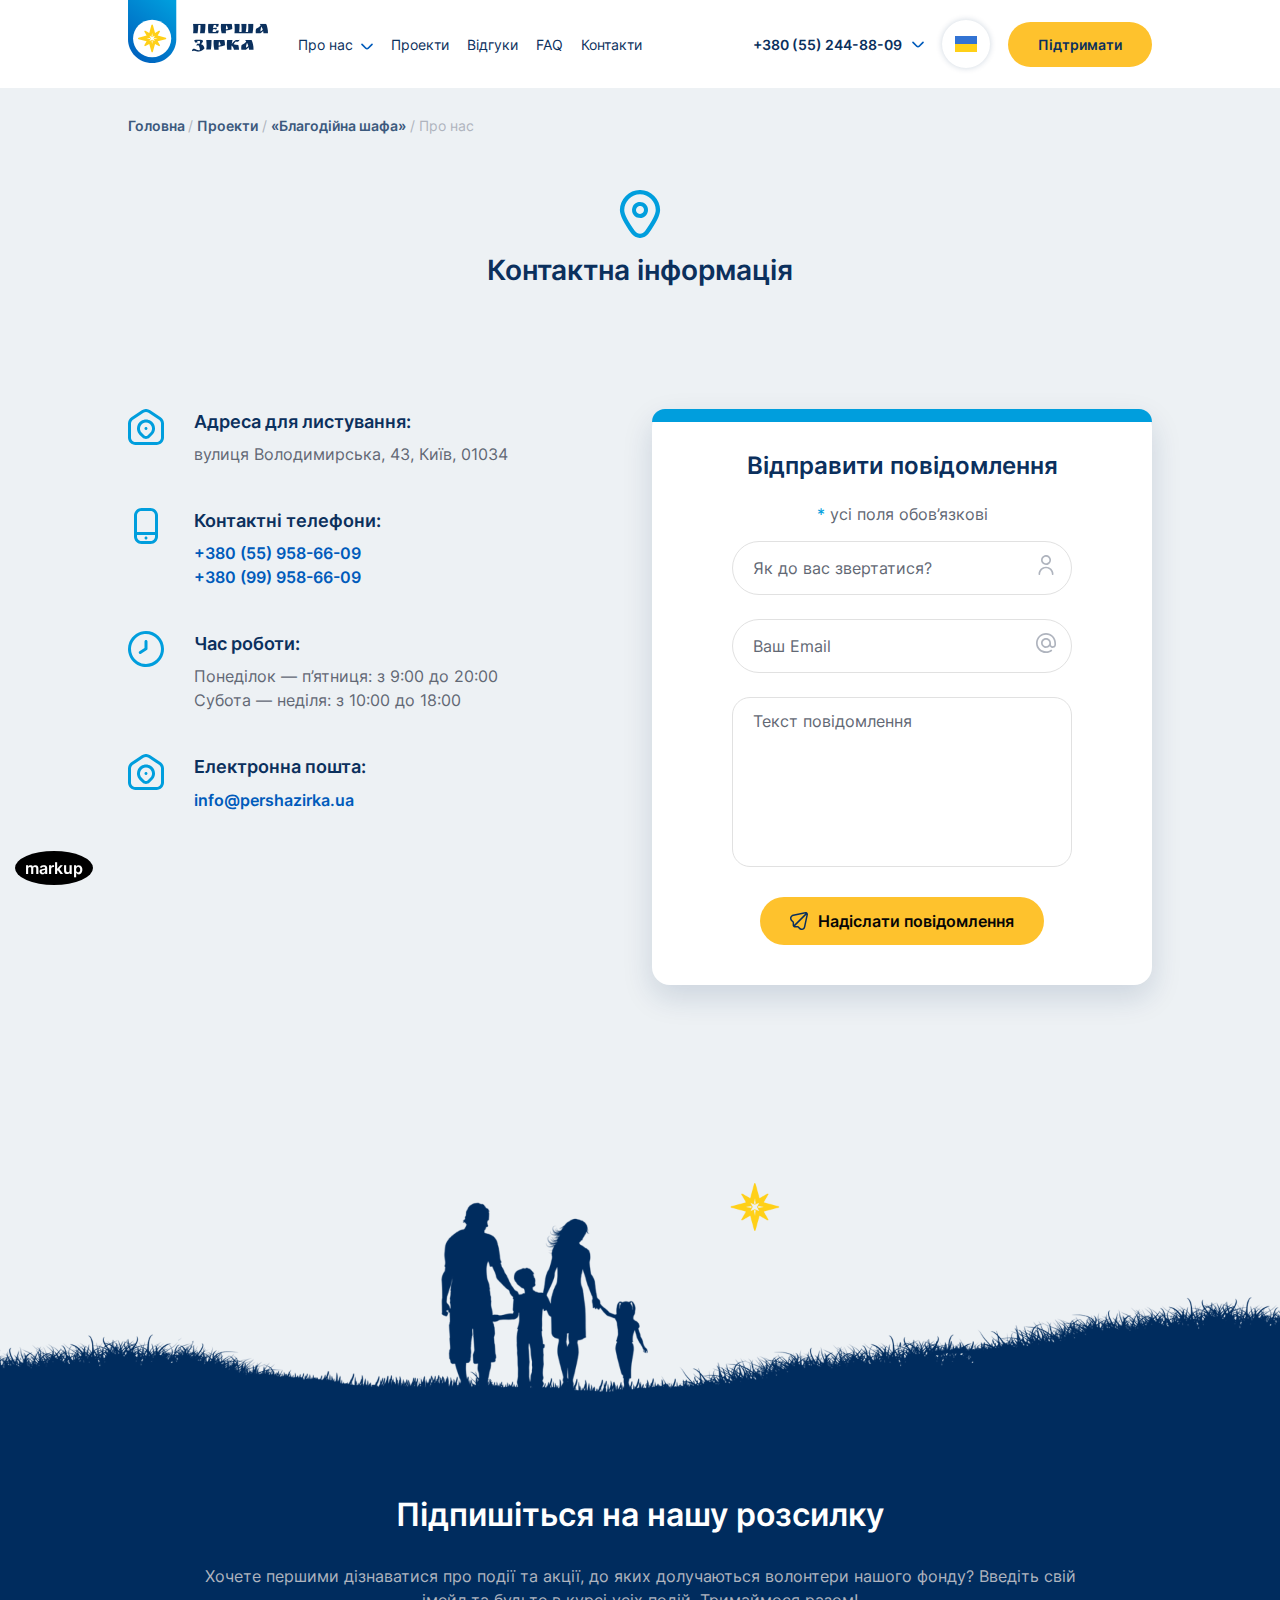
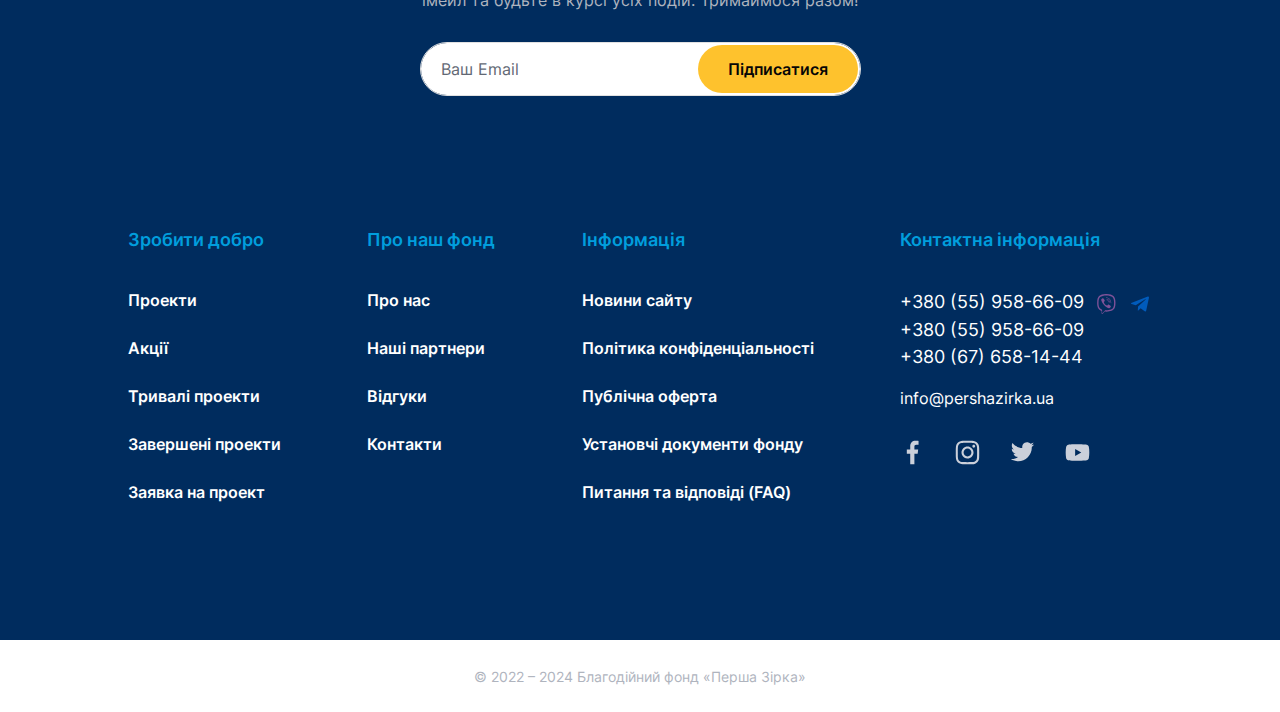
<file: contacts.html>
<!DOCTYPE html>
<html lang="ru">

<head>
    <meta charset="UTF-8">
    <meta name="theme-color" content="#005BBB">
    <meta name="viewport" content="width=device-width,initial-scale=1,user-scalable=no" />
    <title>Перша Зiрка</title>
    <link rel="shortcut icon" href="assets/img/favicon.png" />
    <link rel="stylesheet" type="text/css" href="assets/css/bootstrap.min.css" />
    <link rel="stylesheet" type="text/css" href="assets/css/slick.css" />
    <link rel="stylesheet" type="text/css" href="assets/css/slick-theme.css" />
    <link rel="stylesheet" type="text/css" href="assets/css/jquery.fancybox.min.css" />
    <link rel="stylesheet" type="text/css" href="assets/css/nice-select.css" />
    <link rel="stylesheet" type="text/css" href="style.css" />

</head>

<body>

    <!-- 
<div class='thetop'></div>
<div class='scrolltop'>
    <div  class='muve-top'></div>
</div>
-->
    <a href="markup.html" class="markup-link">markup</a>

    <header class="header">
        <div class="wrapper">
            <div class="row-custom jcsb aic">
                <div class="header__menu-wrap">
                    <a href="/" class="logo"><img src="assets/img/Logo.svg" alt="" /></a>
                    <nav>
                        <ul>
                            <li class="menu-item-has-children">
                                <a href="about-page.html">Про нас</a>
                                <ul class="sub-menu">
                                    <li><a href="about-page.html">Про наш фонд</a></li>
                                    <li><a href="template-page.html">Наші партнери</a></li>
                                    <li><a href="reviews.html">Відгуки</a></li>
                                    <li><a href="faq.html">Питання та відповіді (FAQ)</a></li>
                                    <li><a href="contacts.html">Контакти</a></li>
                                    <li><a href="template-page.html">Публічна оферта</a></li>
                                    <li><a href="template-page.html">Політика конфіденціальності</a></li>
                                    <li><a href="template-page.html">Установчі документи фонду</a></li>
                                </ul>
                            </li>
                            <li><a href="projects-category.html">Проекти</a></li>
                            <li><a href="reviews.html">Відгуки</a></li>
                            <li><a href="faq.html">FAQ</a></li>
                            <li><a href="contacts.html">Контакти</a></li>
                        </ul>
                        <div class="mob-menu-bot">

                            <a href="#" class="btn btn-primary" data-bs-toggle="modal" data-bs-target="#exampleModal">Підтримати</a>
                        </div>
                    </nav>
                </div>
                <div class="header__info-wrap row-custom aic">
                    <div class="header__phone-wrap">
                        <div class="phone-dropdown">
                            <div class="phone-dropdown__top">
                                <a href="tel:+380 (55) 244-88-09">+380 (55) 244-88-09</a>
                                <svg width="12" height="7" viewBox="0 0 12 7" fill="none" xmlns="http://www.w3.org/2000/svg">
                                    <path d="M11.5897 0.841667C11.5123 0.76356 11.4201 0.701565 11.3185 0.659258C11.217 0.616951 11.1081 0.595169 10.9981 0.595169C10.888 0.595169 10.7791 0.616951 10.6776 0.659258C10.576 0.701565 10.4839 0.76356 10.4064 0.841667L6.58972 4.65833C6.51225 4.73643 6.42009 4.79843 6.31854 4.84074C6.21699 4.88304 6.10807 4.90482 5.99806 4.90482C5.88805 4.90482 5.77912 4.88304 5.67758 4.84074C5.57603 4.79843 5.48386 4.73643 5.40639 4.65833L1.58972 0.841667C1.51225 0.76356 1.42009 0.701565 1.31854 0.659258C1.21699 0.616951 1.10807 0.595169 0.998056 0.595169C0.888046 0.595169 0.779125 0.616951 0.677576 0.659258C0.576026 0.701565 0.483859 0.76356 0.40639 0.841667C0.25118 0.997802 0.164063 1.20901 0.164062 1.42917C0.164063 1.64932 0.25118 1.86053 0.40639 2.01666L4.23139 5.84166C4.70014 6.30982 5.33555 6.57279 5.99806 6.57279C6.66056 6.57279 7.29597 6.30982 7.76472 5.84166L11.5897 2.01666C11.7449 1.86053 11.8321 1.64932 11.8321 1.42917C11.8321 1.20901 11.7449 0.997802 11.5897 0.841667Z" fill="#005BBB" />
                                </svg>
                                <div class="btn-icon btn-mob-phone">
                                    <i class="icon-svg icon-phone"></i>
                                </div>
                            </div>
                            <div class="phone-dropdown__menu">
                                <ul>
                                    <li>
                                        <a href="tel:+380 (55) 958-66-09">+380 (55) 958-66-09</a>
                                        <a href="viber://chat?number=%2B380559586609">
										<img src="assets/img/viber.svg" alt="" />
									</a>
                                        <a href="https://telegram.me/voryag905">
										<img src="assets/img/telegram.svg" alt="" />
									</a>
                                    </li>
                                    <li>
                                        <a href="tel:+380 (55) 958-66-09">+380 (55) 958-66-09</a>
                                    </li>
                                    <li>
                                        <a href="tel:+380 (67) 658-14-44">+380 (67) 658-14-44</a>
                                    </li>
                                </ul>
                                <a href="mailto:info@pershazirka.ua" class="email">
								info@pershazirka.ua
							</a>
                                <a href="#" class="btn btn-primary"  data-bs-toggle="modal" data-bs-target="#formMessage">
								<svg
									width="18"
									height="18"
									viewBox="0 0 18 18"
									fill="none"
									xmlns="http://www.w3.org/2000/svg"
								>
									<path
										d="M17.3411 0.66151C17.0723 0.389356 16.7377 0.191152 16.3699 0.0860478C16.002 -0.0190564 15.6132 -0.0275077 15.2411 0.0615104L3.24115 2.58901C2.55008 2.68379 1.8992 2.96962 1.3618 3.41432C0.824403 3.85902 0.421834 4.44493 0.199431 5.10606C-0.0229726 5.76719 -0.0563773 6.47728 0.102979 7.15637C0.262335 7.83546 0.608122 8.45657 1.1014 8.94976L2.3899 10.2375C2.45964 10.3072 2.51494 10.39 2.55265 10.4811C2.59036 10.5722 2.60973 10.6699 2.60965 10.7685V13.1445C2.6113 13.4786 2.68821 13.808 2.83465 14.1083L2.82865 14.1135L2.84815 14.133C3.06791 14.5749 3.42684 14.9322 3.86965 15.15L3.88915 15.1695L3.8944 15.1635C4.19467 15.31 4.52408 15.3869 4.85815 15.3885H7.23415C7.43294 15.3884 7.62366 15.4671 7.7644 15.6075L9.05215 16.8953C9.39754 17.2445 9.80864 17.5219 10.2617 17.7115C10.7148 17.9011 11.201 17.9992 11.6921 18C12.1015 17.9995 12.508 17.9326 12.8959 17.802C13.551 17.5869 14.1329 17.193 14.5761 16.6648C15.0192 16.1366 15.3059 15.495 15.4039 14.8125L17.9351 2.78626C18.0288 2.41099 18.0233 2.01783 17.9191 1.64533C17.815 1.27284 17.6158 0.933813 17.3411 0.66151V0.66151ZM3.4519 9.17851L2.16265 7.89076C1.86244 7.59778 1.65203 7.22525 1.55611 6.81688C1.4602 6.40851 1.48276 5.98126 1.62115 5.58526C1.75532 5.179 2.00335 4.81983 2.33575 4.55046C2.66814 4.28109 3.07091 4.11285 3.49615 4.06576L15.3769 1.56451L4.10815 12.8348V10.7685C4.10929 10.4733 4.05187 10.1807 3.93923 9.9078C3.82659 9.63488 3.66095 9.38701 3.4519 9.17851V9.17851ZM13.9301 14.556C13.8726 14.9703 13.7007 15.3603 13.4337 15.6822C13.1668 16.0042 12.8154 16.2454 12.419 16.3788C12.0226 16.5121 11.5969 16.5324 11.1896 16.4372C10.7823 16.342 10.4097 16.1352 10.1134 15.84L8.8234 14.55C8.61518 14.3406 8.36751 14.1746 8.09472 14.0616C7.82192 13.9486 7.52943 13.8908 7.23415 13.8915H5.1679L16.4381 2.62501L13.9301 14.556Z"
										fill="#0B305D"
									/>
								</svg>
								<span>Написати повідомлення</span>
							</a>
                            </div>
                        </div>
                    </div>
                    <div class="header__lang-wrap">
                        <div class="lang-dropdown">
                            <div class="lang-dropdown__top btn-icon">
                                <img src="assets/img/Ukraine.svg" alt="" />
						</div>
                                <div class="lang-dropdown__menu">
                                    <ul>
                                        <li>
                                            <a href="#ua">
										<img src="assets/img/Ukraine.svg" alt="" />
										<span>Українська</span>
									</a>
                                        </li>
                                        <li>
                                            <a href="#uk">
										<img src="assets/img/UK.svg" alt="" />
										<span>English</span>
									</a>
                                        </li>
                                        <li>
                                            <a href="#uk">
										<img src="assets/img/UK.svg" alt="" />
										<span>English</span>
									</a>
                                        </li>
                                    </ul>
                                </div>
                            </div>
                        </div>
                        <a href="page-404.html" class="login btn-icon d-none">
					<svg
						width="20"
						height="20"
						viewBox="0 0 20 20"
						fill="none"
						xmlns="http://www.w3.org/2000/svg"
					>
						<g clip-path="url(#clip0_183_5966)">
							<path
								d="M10 9.99995C10.9889 9.99995 11.9556 9.7067 12.7779 9.1573C13.6001 8.60789 14.241 7.827 14.6194 6.91337C14.9978 5.99974 15.0969 4.9944 14.9039 4.0245C14.711 3.05459 14.2348 2.16368 13.5355 1.46441C12.8363 0.765152 11.9454 0.288949 10.9755 0.0960224C10.0055 -0.0969037 9.00021 0.00211302 8.08658 0.380551C7.17295 0.758989 6.39206 1.39985 5.84265 2.2221C5.29324 3.04434 5 4.01104 5 4.99995C5.00132 6.32563 5.52853 7.59663 6.46593 8.53402C7.40332 9.47142 8.67432 9.99863 10 9.99995ZM10 1.66662C10.6593 1.66662 11.3037 1.86211 11.8519 2.22838C12.4001 2.59466 12.8273 3.11525 13.0796 3.72434C13.3319 4.33343 13.3979 5.00365 13.2693 5.65025C13.1407 6.29685 12.8232 6.8908 12.357 7.35697C11.8908 7.82315 11.2969 8.14062 10.6503 8.26923C10.0037 8.39785 9.33348 8.33184 8.72439 8.07955C8.1153 7.82726 7.59471 7.40001 7.22844 6.85185C6.86216 6.30369 6.66667 5.65922 6.66667 4.99995C6.66667 4.11589 7.01786 3.26805 7.64298 2.64293C8.2681 2.01781 9.11595 1.66662 10 1.66662Z"
								fill="#0B305D"
							/>
							<path
								d="M10 11.6672C8.01155 11.6694 6.10518 12.4603 4.69914 13.8663C3.29309 15.2724 2.50221 17.1787 2.5 19.1672C2.5 19.3882 2.5878 19.6002 2.74408 19.7564C2.90036 19.9127 3.11232 20.0005 3.33333 20.0005C3.55435 20.0005 3.76631 19.9127 3.92259 19.7564C4.07887 19.6002 4.16667 19.3882 4.16667 19.1672C4.16667 17.6201 4.78125 16.1363 5.87521 15.0424C6.96917 13.9484 8.4529 13.3338 10 13.3338C11.5471 13.3338 13.0308 13.9484 14.1248 15.0424C15.2188 16.1363 15.8333 17.6201 15.8333 19.1672C15.8333 19.3882 15.9211 19.6002 16.0774 19.7564C16.2337 19.9127 16.4457 20.0005 16.6667 20.0005C16.8877 20.0005 17.0996 19.9127 17.2559 19.7564C17.4122 19.6002 17.5 19.3882 17.5 19.1672C17.4978 17.1787 16.7069 15.2724 15.3009 13.8663C13.8948 12.4603 11.9884 11.6694 10 11.6672Z"
								fill="#0B305D"
							/>
						</g>
						<defs>
							<clipPath id="clip0_183_5966">
								<rect width="20" height="20" fill="white" />
							</clipPath>
						</defs>
					</svg>
				</a>
                        <a href="#" class="btn btn-primary" data-bs-toggle="modal" data-bs-target="#exampleModal">Підтримати</a>
                        <div class="btn-menu">
                            <span></span>
                            <span></span>
                            <span></span>
                        </div>
                    </div>
                </div>
            </div>
    </header>

    <main class="page-contacts">
        <div class="wrapper">
            <div class="breadcrumb">
                <span>
      <span>
        <a href="index.html">Головна </a> / <span><a href="projects-category.html">Проекти</a> /
          <span><a href="project-item.html">«Благодійна шафа»</a> / 
            <span class="breadcrumb_last">Про нас</span></span></span></span></span>
            </div>
        </div>

        <h1 class="title-icon">
        <i class="icon-svg icon-marker"></i>
        <span>Контактна інформація</span>
    </h1>
        <div class="contact-row">
            <div class="wrapper">
                <div class="row">
                    <div class="col-md-6">
                        <div class="contacts">
                            <div class="contact-item">
                                <div class="img-box">
                                    <img src="assets/img/icon-location.svg" class="img-fluid" alt="location">
                            </div>
                                    <div class="text-box">
                                        <h6>Адреса для листування:</h6>
                                        <span>вулиця Володимирська, 43, Київ, 01034</span>
                                    </div>
                                </div>
                                <div class="contact-item">
                                    <div class="img-box">
                                        <img src="assets/img/icon-phone.svg" class="img-fluid" alt="phone">
                            </div>
                                        <div class="text-box">
                                            <h6>Контактні телефони:</h6>
                                            <a href="tel:+380559586609">+380 (55) 958-66-09</a>
                                            <a href="tel:+380999586609">+380 (99) 958-66-09</a>
                                        </div>
                                    </div>
                                    <div class="contact-item">
                                        <div class="img-box">
                                            <img src="assets/img/icon-clock.svg" class="img-fluid" alt="clock">
                            </div>
                                            <div class="text-box">
                                                <h6>Час роботи:</h6>
                                                <span>Понеділок — п’ятниця: з 9:00 до 20:00</span>
                                                <span>Субота — неділя: з 10:00 до 18:00 </span>
                                            </div>
                                        </div>
                                        <div class="contact-item">
                                            <div class="img-box">
                                                <img src="assets/img/icon-location.svg" class="img-fluid" alt="location">
                            </div>
                                                <div class="text-box">
                                                    <h6>Електронна пошта:</h6>
                                                    <a href="mailto:info@pershazirka.ua">info@pershazirka.ua</a>
                                                </div>
                                            </div>
                                        </div>
                                    </div>
                                    <div class="col-md-6">
                                        <div class="form-questions">
                                            <div class="form-tab">
                                                <h4>Відправити повідомлення</h4>
                                                <p class="form-tab__descr"><span>*</span> усі поля обов’язкові</p>
                                                <form action="">
                                                    <div class="input-wrap">
                                                        <input type="text" placeholder="Як до вас звертатися?" />
                                                        <div class="icon-wrap">
                                                            <i class="icon-svg icon-user-inp"> </i>
                                                            <div class="note">
                                                                Ваші ім’я та прізвище. Більше даних ви можете ввести у
                                                                приватному кабінеті. Для авторизації натисніть на іконку “Вхід у
                                                                шапці сайту”
                                                            </div>
                                                        </div>
                                                    </div>
                                                    <div class="input-wrap">
                                                        <input type="text" placeholder="Ваш Email" />
                                                        <div class="icon-wrap">
                                                            <i class="icon-svg icon-mail"> </i>
                                                            <div class="note">
                                                                Ваші ім’я та прізвище. Більше даних ви можете ввести у
                                                                приватному кабінеті. Для авторизації натисніть на іконку “Вхід у
                                                                шапці сайту”
                                                            </div>
                                                        </div>
                                                    </div>
                                                    <textarea placeholder="Текст повідомлення"></textarea>
                                                    <button class="btn btn-primary">
                                                        <i class="icon-svg icon-airplane"></i>
                                                        <span>Надіслати повідомлення</span>
                                                    </button>
                                                </form>
                                            </div>
                                        </div>
                                    </div>
                                </div>
                            </div>
                        </div>
    </main>
    <section class="subscribe">
        <img src="./assets/img/sub-bg.png" alt="" />
        <div class="subscribe__content">
            <div class="wrapper">
                <div class="title-icon">Підпишіться на нашу розсилку</div>
                <p class="title-descr">
                    Хочете першими дізнаватися про події та акції, до яких долучаються
                    волонтери нашого фонду? Введіть свій імейл та будьте в курсі усіх
                    подій. Тримаймося разом!
                </p>
                <div class="form-subscribe">
                    <form action="">
                        <input type="email" placeholder="Ваш Email" />
                        <button class="btn btn-primary">Підписатися</button>
                    </form>
                </div>
            </div>
        </div>
    </section>

    <footer class="footer">

        <div class="wrapper">
            <div class="row-custom jcsb">
                <div class="footer__col">
                    <div class="footer__title">Зробити добро</div>
                    <div class="footer__menu">
                        <ul>
                            <li><a href="projects-category.html">Проекти</a></li>
                            <li><a href="actions.html">Акції</a></li>
                            <li><a href="projects-category.html">Тривалі проекти</a></li>
                            <li><a href="projects-category.html">Завершені проекти</a></li>
                            <li><a href="#" data-bs-toggle="modal" data-bs-target="#formRequest">Заявка на проект</a></li>
                        </ul>
                    </div>

                </div>
                <div class="footer__col">
                    <div class="footer__title">Про наш фонд</div>
                    <div class="footer__menu">
                        <ul>
                            <li><a href="about-page.html">Про нас</a></li>
                            <li><a href="template-page.html">Наші партнери</a></li>
                            <li><a href="reviews.html">Відгуки</a></li>
                            <li><a href="contacts.html">Контакти</a></li>
                        </ul>
                    </div>

                </div>
                <div class="footer__col">
                    <div class="footer__title">Інформація</div>
                    <div class="footer__menu">
                        <ul>
                            <li><a href="news.html">Новини сайту</a></li>
                            <li><a href="template-page.html">Політика конфіденціальності</a></li>
                            <li><a href="template-page.html">Публічна оферта</a></li>
                            <li><a href="template-page.html">Установчі документи фонду</a></li>
                            <li><a href="faq.html">Питання та відповіді (FAQ)</a></li>
                        </ul>
                    </div>

                </div>
                <div class="footer__col">
                    <div class="footer__title">Контактна інформація</div>
                    <div class="footer__info">
                        <ul class="footer__phones">
                            <li>
                                <a href="tel:+380 (55) 958-66-09">+380 (55) 958-66-09</a>
                                <a href="viber://chat?number=%2B380559586609">
								<img src="assets/img/viber.svg" alt="" />
							</a>
                                <a href="https://telegram.me/voryag905">
								<img src="assets/img/telegram.svg" alt="" />
							</a>
                            </li>
                            <li>
                                <a href="tel:+380 (55) 958-66-09">+380 (55) 958-66-09</a>
                            </li>
                            <li>
                                <a href="tel:+380 (67) 658-14-44">+380 (67) 658-14-44</a>
                            </li>
                        </ul>
                        <a href="mailto:info@pershazirka.ua" class="email">
						info@pershazirka.ua
					</a>
                        <ul class="soc-icons">
                            <li><a href="#"><i class="icon-svg icon-facebook"></i></a></li>
                            <li><a href="#"><i class="icon-svg icon-insta"></i></a></li>
                            <li><a href="#"><i class="icon-svg icon-twitter"></i></a></li>
                            <li><a href="#"><i class="icon-svg icon-youtube"></i></a></li>
                        </ul>
                    </div>

                </div>
            </div>
        </div>
        <div class="footer__copy">© 2022 – 2024 Благодійний фонд «Перша Зірка»</div>
    </footer>
    <!-- Modal -->
    <div class="modal fade" id="exampleModal" tabindex="-1" aria-labelledby="exampleModalLabel" aria-hidden="true">
        <div class="modal-dialog">
            <div class="modal-content">

                <div class="modal-body">
                    <button type="button" class="btn-close" data-bs-dismiss="modal" aria-label="Close"></button>
                    <div class="form-tab">
                        <div class="form-tab__tabs">

                            <div class="btn-tab btn-tab--active">Я хочу допомогти</div>
                        </div>
                        <p class="form-tab__descr"><span>*</span> усі поля обов’язкові</p>
                        <form action="">
                            <div class="input-wrap">
                                <input type="text" placeholder="Як до вас звертатися?" />
                                <div class="icon-wrap">
                                    <i class="icon-svg icon-user-inp"> </i>
                                    <div class="note">
                                        Ваші ім’я та прізвище. Більше даних ви можете ввести у
                                        приватному кабінеті. Для авторизації натисніть на іконку “Вхід у
                                        шапці сайту”
                                    </div>
                                </div>
                            </div>
                            <div class="input-wrap">
                                <input type="tel" placeholder="Ваш номер телефону" />
                                <div class="icon-wrap">
                                    <i class="icon-svg icon-phone-inp"> </i>
                                    <div class="note">
                                        Ваші ім’я та прізвище. Більше даних ви можете ввести у
                                        приватному кабінеті. Для авторизації натисніть на іконку “Вхід у
                                        шапці сайту”
                                    </div>
                                </div>
                            </div>
                            <select class="select">
                                <option data-display="Де ви плануєте провести подію?" disabled>
                                    Де ви плануєте провести подію?
                                </option>
                                <option value="1">Подія 1</option>
                                <option value="2">Подія 2</option>
                                <option value="3">Подія 3</option>
                                <option value="4">Подія 4</option>
                            </select>
                            <select class="select">
                                <option data-display="Яку допомогу ви плануєте?" disabled>
                                    Яку допомогу ви плануєте?
                                </option>
                                <option value="Хворим дітям">Хворим дітям</option>
                                <option value="Збройним силам України">
                                    Збройним силам України
                                </option>
                                <option value="Вимушеним переселенцям">
                                    Вимушеним переселенцям
                                </option>
                                <option value="Літнім людям">Літнім людям</option>
                                <option value="Інше">Вуличним тваринам</option>
                            </select>
                            <textarea placeholder="Опишіть свій проект"></textarea>
                            <input type="hidden" value="Я хочу допомогти" />
                            <button class="btn btn-primary">
                                <i class="icon-svg icon-plus"></i>
                                <span>Зробити внесок</span>
                            </button>
                        </form>
                    </div>
                </div>

            </div>
        </div>
    </div>


    <!-- Modal -->
    <div class="modal fade" id="leaveFeedback" tabindex="-1" aria-labelledby="leaveFeedbackLabel" aria-hidden="true">
        <div class="modal-dialog">
            <div class="modal-content">

                <div class="modal-body">
                    <button type="button" class="btn-close" data-bs-dismiss="modal" aria-label="Close"></button>
                    <div class="form-tab">
                        <div class="form-tab__tabs">

                            <div class="btn-tab btn-tab--active">Я хочу залишити відгук</div>
                        </div>
                        <p class="form-tab__descr"><span>*</span> усі поля обов’язкові</p>
                        <form action="">
                            <div class="input-wrap">
                                <input type="text" placeholder="Як до вас звертатися?" />
                                <div class="icon-wrap">
                                    <i class="icon-svg icon-user-inp"> </i>
                                    <div class="note">
                                        Ваші ім’я та прізвище.
                                    </div>
                                </div>
                            </div>
                            <div class="input-wrap">
                                <input type="tel" placeholder="Ваш номер телефону" />
                                <div class="icon-wrap">
                                    <i class="icon-svg icon-phone-inp"> </i>
                                    <div class="note">
                                        Введіть свій номер телефону
                                    </div>
                                </div>
                            </div>

                            <textarea placeholder="Опишіть свій проект"></textarea>
                            <input type="hidden" value="Я хочу допомогти" />
                            <button class="btn btn-primary">
                                <i class="icon-svg icon-plus"></i>
                                <span>Залишити відгук</span>
                            </button>
                        </form>
                    </div>
                </div>
            </div>
        </div>
    </div>

    <!-- Modal -->
    <div class="modal fade" id="formRequest" tabindex="-1" aria-labelledby="formRequestLabel" aria-hidden="true">
        <div class="modal-dialog">
            <div class="modal-content">

                <div class="modal-body">
                    <button type="button" class="btn-close" data-bs-dismiss="modal" aria-label="Close"></button>
                    <div class="form-tab">
                        <div class="form-tab__tabs">

                            <div class="btn-tab btn-tab--active">я хочу запропонувати заявку на проект</div>
                        </div>
                        <p class="form-tab__descr"><span>*</span> усі поля обов’язкові</p>
                        <form action="">
                            <div class="input-wrap">
                                <input type="text" placeholder="Як до вас звертатися?" />
                                <div class="icon-wrap">
                                    <i class="icon-svg icon-user-inp"> </i>
                                    <div class="note">
                                        Ваші ім’я та прізвище.
                                    </div>
                                </div>
                            </div>
                            <div class="input-wrap">
                                <input type="tel" placeholder="Ваш номер телефону" />
                                <div class="icon-wrap">
                                    <i class="icon-svg icon-phone-inp"> </i>
                                    <div class="note">
                                        Введіть свій номер телефону
                                    </div>
                                </div>
                            </div>

                            <textarea placeholder="Опишіть свій проект"></textarea>
                            <input type="hidden" value="Зробити заявку на проект" />
                            <button class="btn btn-primary">
                                <i class="icon-svg icon-plus"></i>
                                <span>Зробити заявку</span>
                            </button>
                        </form>
                    </div>
                </div>
            </div>
        </div>
    </div>



    <!-- Modal -->
    <div class="modal fade" id="formMessage" tabindex="-1" aria-labelledby="formMessageLabel" aria-hidden="true">
        <div class="modal-dialog">
            <div class="modal-content">

                <div class="modal-body">
                    <button type="button" class="btn-close" data-bs-dismiss="modal" aria-label="Close"></button>
                    <div class="form-tab">
                        <div class="form-tab__tabs">

                            <div class="btn-tab btn-tab--active">я хочу написати повідомлення</div>
                        </div>
                        <p class="form-tab__descr"><span>*</span> усі поля обов’язкові</p>
                        <form action="">
                            <div class="input-wrap">
                                <input type="text" placeholder="Як до вас звертатися?" />
                                <div class="icon-wrap">
                                    <i class="icon-svg icon-user-inp"> </i>
                                    <div class="note">
                                        Ваші ім’я та прізвище.
                                    </div>
                                </div>
                            </div>
                            <div class="input-wrap">
                                <input type="tel" placeholder="Ваш номер телефону" />
                                <div class="icon-wrap">
                                    <i class="icon-svg icon-phone-inp"> </i>
                                    <div class="note">
                                        Введіть свій номер телефону
                                    </div>
                                </div>
                            </div>

                            <textarea placeholder="Опишіть свій проект"></textarea>
                            <input type="hidden" value="Відправити повідомлення" />
                            <button class="btn btn-primary">
                                <i class="icon-svg icon-plus"></i>
                                <span>Відправити повідомлення</span>
                            </button>
                        </form>
                    </div>
                </div>
            </div>
        </div>
    </div>

    <script src="assets/js/library.min.js"></script>
    <script src="assets/js/custom.js"></script>
</body>

</html>
</file>
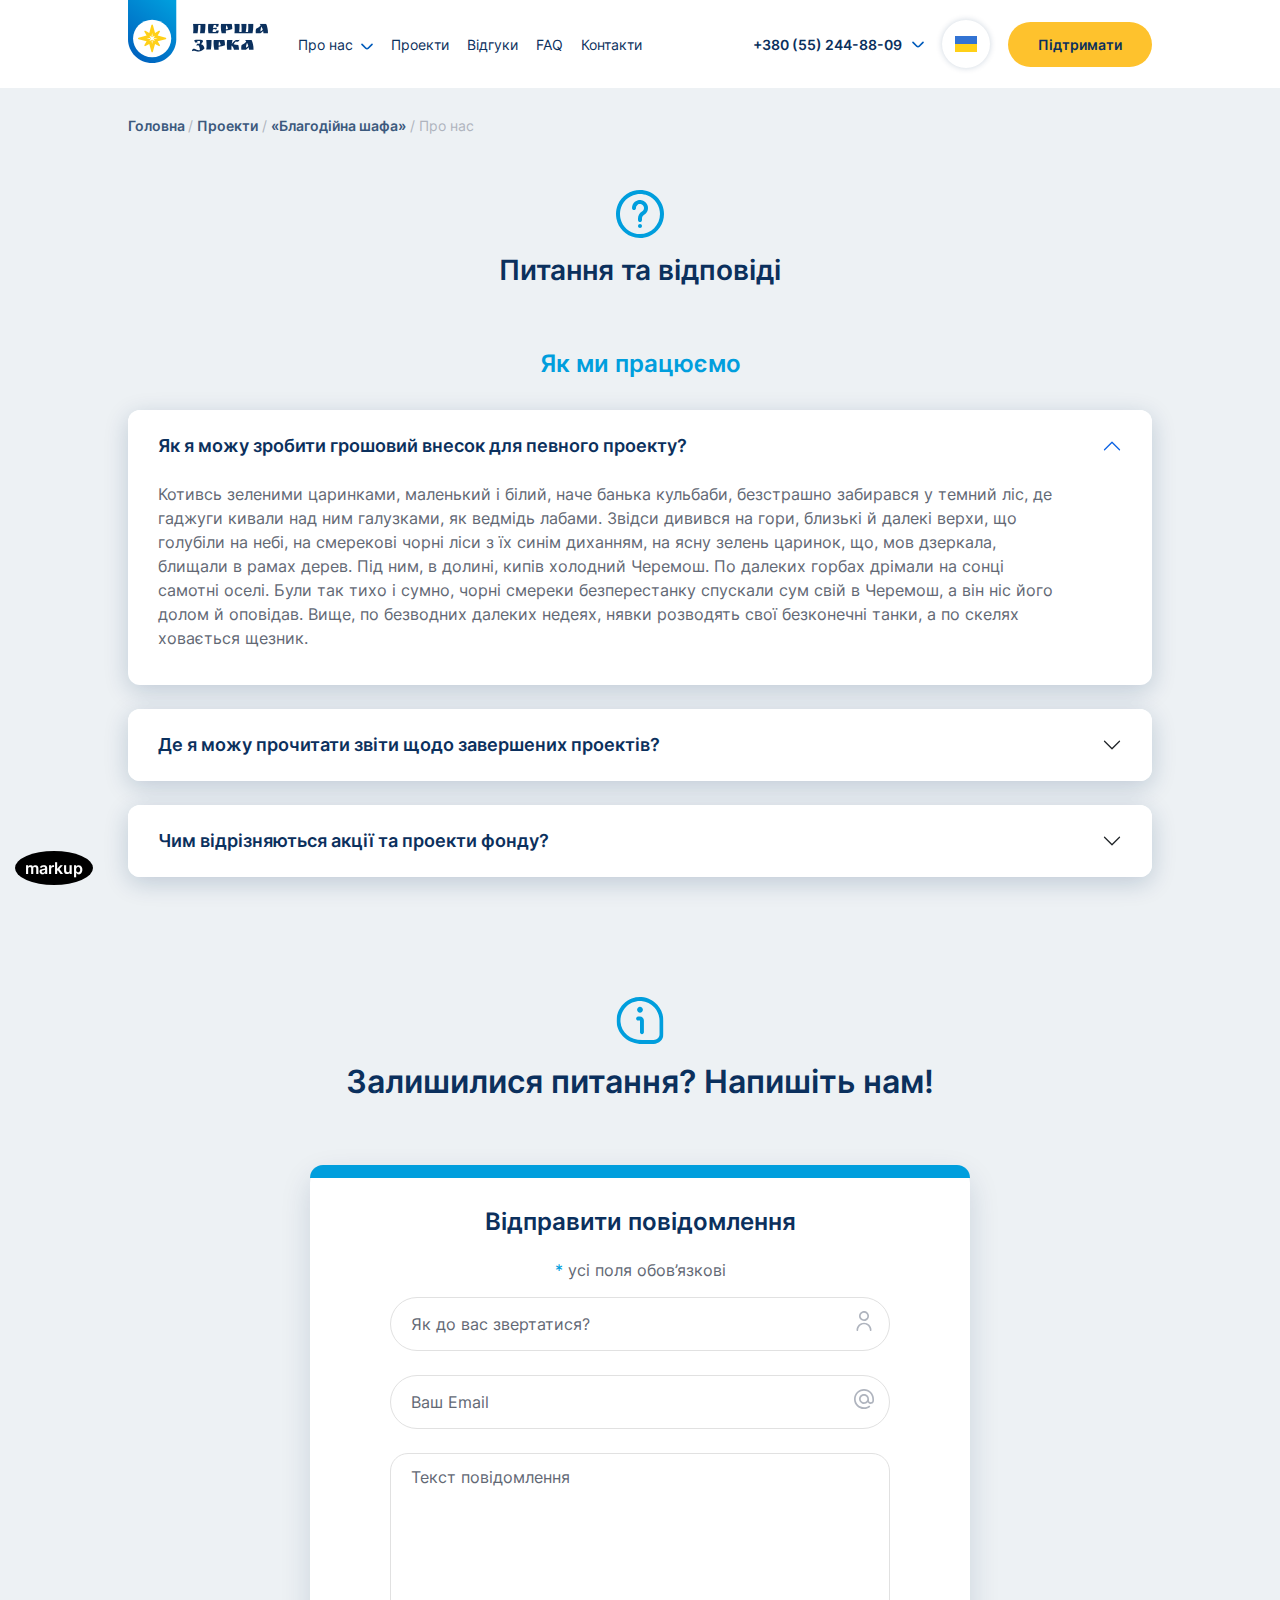
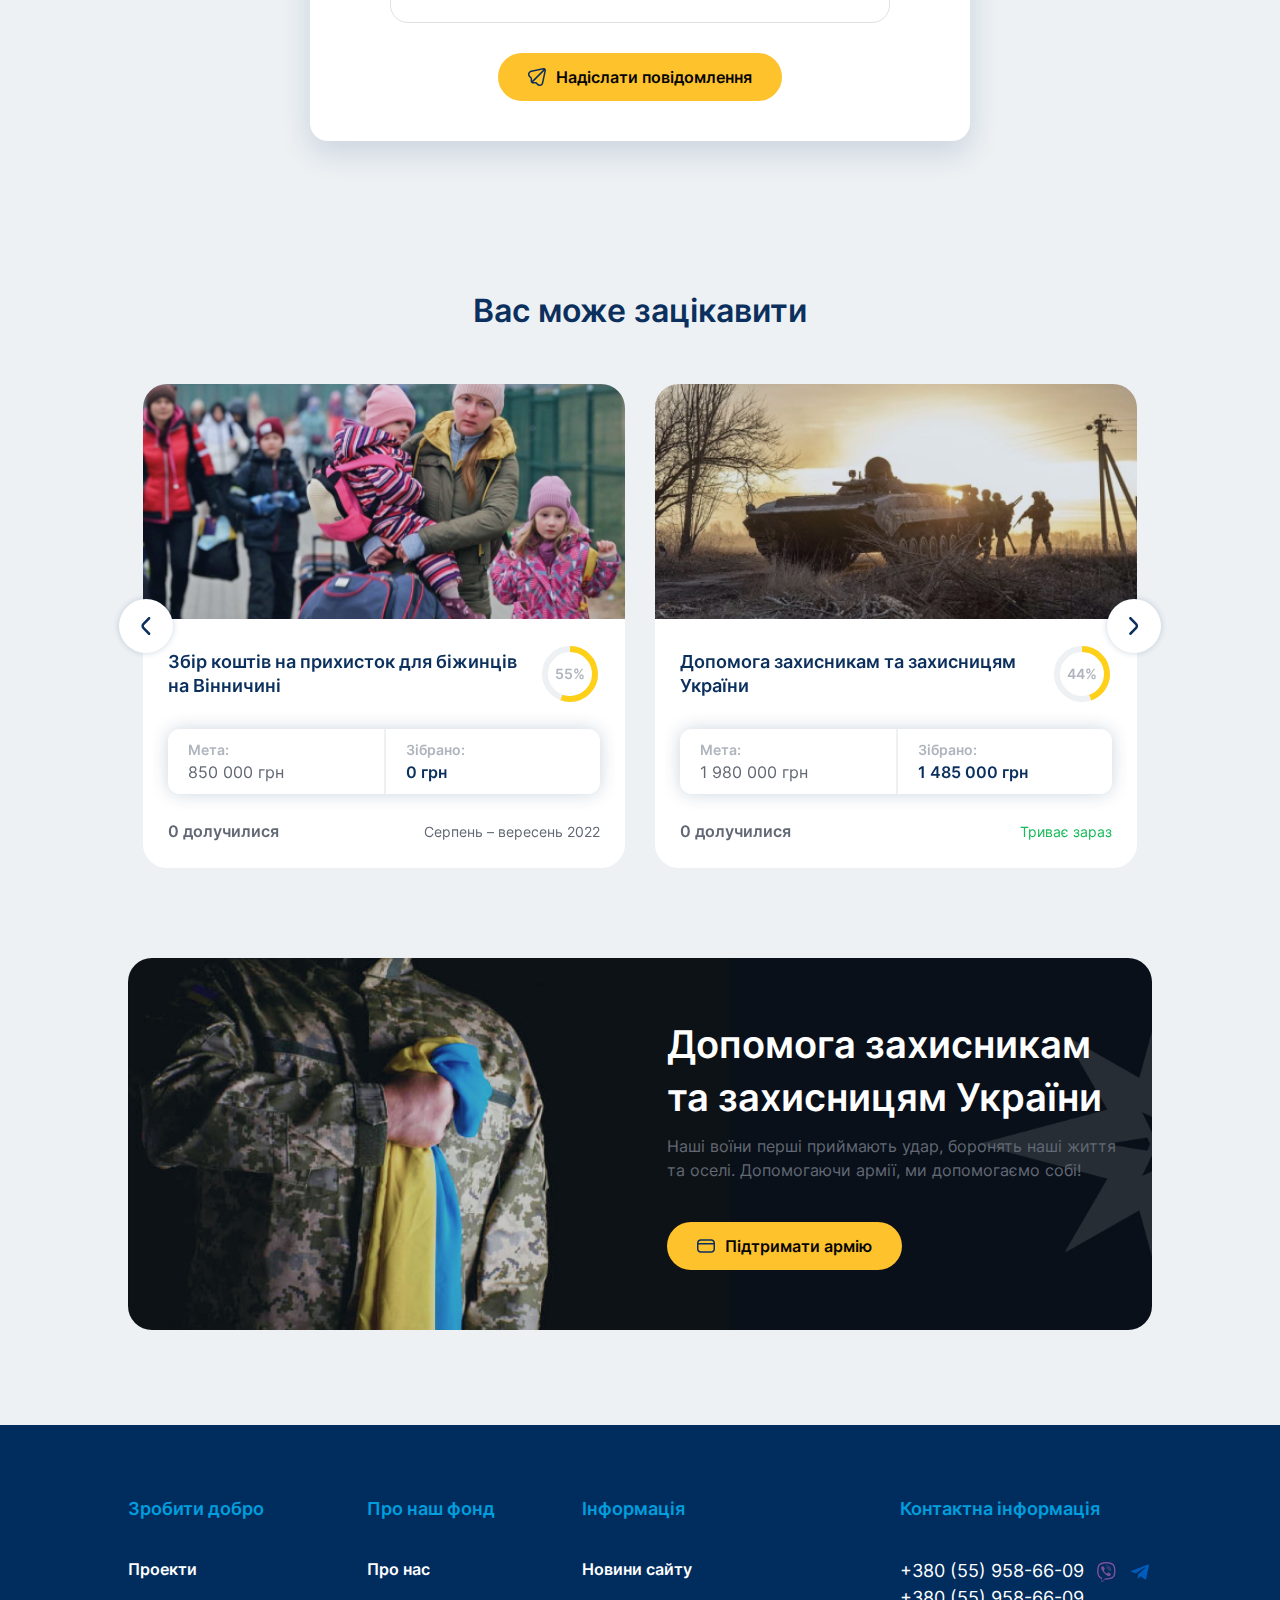
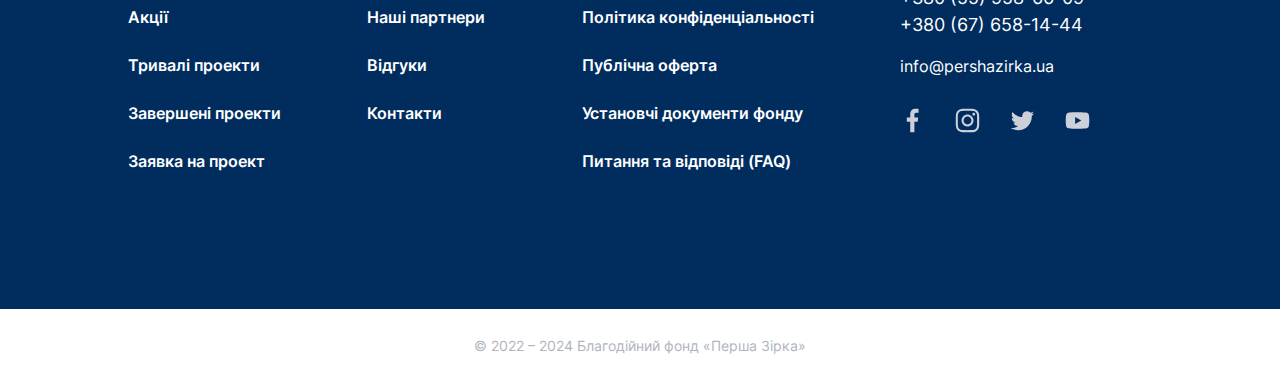
<file: faq.html>
<!DOCTYPE html>
<html lang="ru">

<head>
    <meta charset="UTF-8">
    <meta name="theme-color" content="#005BBB">
    <meta name="viewport" content="width=device-width,initial-scale=1,user-scalable=no" />
    <title>Перша Зiрка</title>
    <link rel="shortcut icon" href="assets/img/favicon.png" />
    <link rel="stylesheet" type="text/css" href="assets/css/bootstrap.min.css" />
    <link rel="stylesheet" type="text/css" href="assets/css/slick.css" />
    <link rel="stylesheet" type="text/css" href="assets/css/slick-theme.css" />
    <link rel="stylesheet" type="text/css" href="assets/css/jquery.fancybox.min.css" />
    <link rel="stylesheet" type="text/css" href="assets/css/nice-select.css" />
    <link rel="stylesheet" type="text/css" href="style.css" />

</head>

<body>

    <!-- 
<div class='thetop'></div>
<div class='scrolltop'>
    <div  class='muve-top'></div>
</div>
-->
    <a href="markup.html" class="markup-link">markup</a>

    <header class="header">
        <div class="wrapper">
            <div class="row-custom jcsb aic">
                <div class="header__menu-wrap">
                    <a href="/" class="logo"><img src="assets/img/Logo.svg" alt="" /></a>
                    <nav>
                        <ul>
                            <li class="menu-item-has-children">
                                <a href="about-page.html">Про нас</a>
                                <ul class="sub-menu">
                                    <li><a href="about-page.html">Про наш фонд</a></li>
                                    <li><a href="template-page.html">Наші партнери</a></li>
                                    <li><a href="reviews.html">Відгуки</a></li>
                                    <li><a href="faq.html">Питання та відповіді (FAQ)</a></li>
                                    <li><a href="contacts.html">Контакти</a></li>
                                    <li><a href="template-page.html">Публічна оферта</a></li>
                                    <li><a href="template-page.html">Політика конфіденціальності</a></li>
                                    <li><a href="template-page.html">Установчі документи фонду</a></li>
                                </ul>
                            </li>
                            <li><a href="projects-category.html">Проекти</a></li>
                            <li><a href="reviews.html">Відгуки</a></li>
                            <li><a href="faq.html">FAQ</a></li>
                            <li><a href="contacts.html">Контакти</a></li>
                        </ul>
                        <div class="mob-menu-bot">

                            <a href="#" class="btn btn-primary" data-bs-toggle="modal" data-bs-target="#exampleModal">Підтримати</a>
                        </div>
                    </nav>
                </div>
                <div class="header__info-wrap row-custom aic">
                    <div class="header__phone-wrap">
                        <div class="phone-dropdown">
                            <div class="phone-dropdown__top">
                                <a href="tel:+380 (55) 244-88-09">+380 (55) 244-88-09</a>
                                <svg width="12" height="7" viewBox="0 0 12 7" fill="none" xmlns="http://www.w3.org/2000/svg">
                                    <path d="M11.5897 0.841667C11.5123 0.76356 11.4201 0.701565 11.3185 0.659258C11.217 0.616951 11.1081 0.595169 10.9981 0.595169C10.888 0.595169 10.7791 0.616951 10.6776 0.659258C10.576 0.701565 10.4839 0.76356 10.4064 0.841667L6.58972 4.65833C6.51225 4.73643 6.42009 4.79843 6.31854 4.84074C6.21699 4.88304 6.10807 4.90482 5.99806 4.90482C5.88805 4.90482 5.77912 4.88304 5.67758 4.84074C5.57603 4.79843 5.48386 4.73643 5.40639 4.65833L1.58972 0.841667C1.51225 0.76356 1.42009 0.701565 1.31854 0.659258C1.21699 0.616951 1.10807 0.595169 0.998056 0.595169C0.888046 0.595169 0.779125 0.616951 0.677576 0.659258C0.576026 0.701565 0.483859 0.76356 0.40639 0.841667C0.25118 0.997802 0.164063 1.20901 0.164062 1.42917C0.164063 1.64932 0.25118 1.86053 0.40639 2.01666L4.23139 5.84166C4.70014 6.30982 5.33555 6.57279 5.99806 6.57279C6.66056 6.57279 7.29597 6.30982 7.76472 5.84166L11.5897 2.01666C11.7449 1.86053 11.8321 1.64932 11.8321 1.42917C11.8321 1.20901 11.7449 0.997802 11.5897 0.841667Z" fill="#005BBB" />
                                </svg>
                                <div class="btn-icon btn-mob-phone">
                                    <i class="icon-svg icon-phone"></i>
                                </div>
                            </div>
                            <div class="phone-dropdown__menu">
                                <ul>
                                    <li>
                                        <a href="tel:+380 (55) 958-66-09">+380 (55) 958-66-09</a>
                                        <a href="viber://chat?number=%2B380559586609">
										<img src="assets/img/viber.svg" alt="" />
									</a>
                                        <a href="https://telegram.me/voryag905">
										<img src="assets/img/telegram.svg" alt="" />
									</a>
                                    </li>
                                    <li>
                                        <a href="tel:+380 (55) 958-66-09">+380 (55) 958-66-09</a>
                                    </li>
                                    <li>
                                        <a href="tel:+380 (67) 658-14-44">+380 (67) 658-14-44</a>
                                    </li>
                                </ul>
                                <a href="mailto:info@pershazirka.ua" class="email">
								info@pershazirka.ua
							</a>
                                <a href="#" class="btn btn-primary"  data-bs-toggle="modal" data-bs-target="#formMessage">
								<svg
									width="18"
									height="18"
									viewBox="0 0 18 18"
									fill="none"
									xmlns="http://www.w3.org/2000/svg"
								>
									<path
										d="M17.3411 0.66151C17.0723 0.389356 16.7377 0.191152 16.3699 0.0860478C16.002 -0.0190564 15.6132 -0.0275077 15.2411 0.0615104L3.24115 2.58901C2.55008 2.68379 1.8992 2.96962 1.3618 3.41432C0.824403 3.85902 0.421834 4.44493 0.199431 5.10606C-0.0229726 5.76719 -0.0563773 6.47728 0.102979 7.15637C0.262335 7.83546 0.608122 8.45657 1.1014 8.94976L2.3899 10.2375C2.45964 10.3072 2.51494 10.39 2.55265 10.4811C2.59036 10.5722 2.60973 10.6699 2.60965 10.7685V13.1445C2.6113 13.4786 2.68821 13.808 2.83465 14.1083L2.82865 14.1135L2.84815 14.133C3.06791 14.5749 3.42684 14.9322 3.86965 15.15L3.88915 15.1695L3.8944 15.1635C4.19467 15.31 4.52408 15.3869 4.85815 15.3885H7.23415C7.43294 15.3884 7.62366 15.4671 7.7644 15.6075L9.05215 16.8953C9.39754 17.2445 9.80864 17.5219 10.2617 17.7115C10.7148 17.9011 11.201 17.9992 11.6921 18C12.1015 17.9995 12.508 17.9326 12.8959 17.802C13.551 17.5869 14.1329 17.193 14.5761 16.6648C15.0192 16.1366 15.3059 15.495 15.4039 14.8125L17.9351 2.78626C18.0288 2.41099 18.0233 2.01783 17.9191 1.64533C17.815 1.27284 17.6158 0.933813 17.3411 0.66151V0.66151ZM3.4519 9.17851L2.16265 7.89076C1.86244 7.59778 1.65203 7.22525 1.55611 6.81688C1.4602 6.40851 1.48276 5.98126 1.62115 5.58526C1.75532 5.179 2.00335 4.81983 2.33575 4.55046C2.66814 4.28109 3.07091 4.11285 3.49615 4.06576L15.3769 1.56451L4.10815 12.8348V10.7685C4.10929 10.4733 4.05187 10.1807 3.93923 9.9078C3.82659 9.63488 3.66095 9.38701 3.4519 9.17851V9.17851ZM13.9301 14.556C13.8726 14.9703 13.7007 15.3603 13.4337 15.6822C13.1668 16.0042 12.8154 16.2454 12.419 16.3788C12.0226 16.5121 11.5969 16.5324 11.1896 16.4372C10.7823 16.342 10.4097 16.1352 10.1134 15.84L8.8234 14.55C8.61518 14.3406 8.36751 14.1746 8.09472 14.0616C7.82192 13.9486 7.52943 13.8908 7.23415 13.8915H5.1679L16.4381 2.62501L13.9301 14.556Z"
										fill="#0B305D"
									/>
								</svg>
								<span>Написати повідомлення</span>
							</a>
                            </div>
                        </div>
                    </div>
                    <div class="header__lang-wrap">
                        <div class="lang-dropdown">
                            <div class="lang-dropdown__top btn-icon">
                                <img src="assets/img/Ukraine.svg" alt="" />
						</div>
                                <div class="lang-dropdown__menu">
                                    <ul>
                                        <li>
                                            <a href="#ua">
										<img src="assets/img/Ukraine.svg" alt="" />
										<span>Українська</span>
									</a>
                                        </li>
                                        <li>
                                            <a href="#uk">
										<img src="assets/img/UK.svg" alt="" />
										<span>English</span>
									</a>
                                        </li>
                                        <li>
                                            <a href="#uk">
										<img src="assets/img/UK.svg" alt="" />
										<span>English</span>
									</a>
                                        </li>
                                    </ul>
                                </div>
                            </div>
                        </div>
                        <a href="page-404.html" class="login btn-icon d-none">
					<svg
						width="20"
						height="20"
						viewBox="0 0 20 20"
						fill="none"
						xmlns="http://www.w3.org/2000/svg"
					>
						<g clip-path="url(#clip0_183_5966)">
							<path
								d="M10 9.99995C10.9889 9.99995 11.9556 9.7067 12.7779 9.1573C13.6001 8.60789 14.241 7.827 14.6194 6.91337C14.9978 5.99974 15.0969 4.9944 14.9039 4.0245C14.711 3.05459 14.2348 2.16368 13.5355 1.46441C12.8363 0.765152 11.9454 0.288949 10.9755 0.0960224C10.0055 -0.0969037 9.00021 0.00211302 8.08658 0.380551C7.17295 0.758989 6.39206 1.39985 5.84265 2.2221C5.29324 3.04434 5 4.01104 5 4.99995C5.00132 6.32563 5.52853 7.59663 6.46593 8.53402C7.40332 9.47142 8.67432 9.99863 10 9.99995ZM10 1.66662C10.6593 1.66662 11.3037 1.86211 11.8519 2.22838C12.4001 2.59466 12.8273 3.11525 13.0796 3.72434C13.3319 4.33343 13.3979 5.00365 13.2693 5.65025C13.1407 6.29685 12.8232 6.8908 12.357 7.35697C11.8908 7.82315 11.2969 8.14062 10.6503 8.26923C10.0037 8.39785 9.33348 8.33184 8.72439 8.07955C8.1153 7.82726 7.59471 7.40001 7.22844 6.85185C6.86216 6.30369 6.66667 5.65922 6.66667 4.99995C6.66667 4.11589 7.01786 3.26805 7.64298 2.64293C8.2681 2.01781 9.11595 1.66662 10 1.66662Z"
								fill="#0B305D"
							/>
							<path
								d="M10 11.6672C8.01155 11.6694 6.10518 12.4603 4.69914 13.8663C3.29309 15.2724 2.50221 17.1787 2.5 19.1672C2.5 19.3882 2.5878 19.6002 2.74408 19.7564C2.90036 19.9127 3.11232 20.0005 3.33333 20.0005C3.55435 20.0005 3.76631 19.9127 3.92259 19.7564C4.07887 19.6002 4.16667 19.3882 4.16667 19.1672C4.16667 17.6201 4.78125 16.1363 5.87521 15.0424C6.96917 13.9484 8.4529 13.3338 10 13.3338C11.5471 13.3338 13.0308 13.9484 14.1248 15.0424C15.2188 16.1363 15.8333 17.6201 15.8333 19.1672C15.8333 19.3882 15.9211 19.6002 16.0774 19.7564C16.2337 19.9127 16.4457 20.0005 16.6667 20.0005C16.8877 20.0005 17.0996 19.9127 17.2559 19.7564C17.4122 19.6002 17.5 19.3882 17.5 19.1672C17.4978 17.1787 16.7069 15.2724 15.3009 13.8663C13.8948 12.4603 11.9884 11.6694 10 11.6672Z"
								fill="#0B305D"
							/>
						</g>
						<defs>
							<clipPath id="clip0_183_5966">
								<rect width="20" height="20" fill="white" />
							</clipPath>
						</defs>
					</svg>
				</a>
                        <a href="#" class="btn btn-primary" data-bs-toggle="modal" data-bs-target="#exampleModal">Підтримати</a>
                        <div class="btn-menu">
                            <span></span>
                            <span></span>
                            <span></span>
                        </div>
                    </div>
                </div>
            </div>
    </header>

    <main class="page-faq">
        <div class="wrapper">
            <div class="breadcrumb">
                <span>
      <span>
        <a href="index.html">Головна </a> / <span><a href="projects-category.html">Проекти</a> /
          <span><a href="project-item.html">«Благодійна шафа»</a> / 
            <span class="breadcrumb_last">Про нас</span></span></span></span></span>
            </div>
        </div>

        <h1 class="title-icon">
        <i class="icon-svg icon-question"></i>
        <span>Питання та відповіді</span>
    </h1>
        <div class="accordion-container">
            <div class="wrapper">
                <div class="accordion-title">Як ми працюємо</div>
                <div class="accordion" id="accordionPanelsStayOpenExample">
                    <div class="accordion-item">
                        <h2 class="accordion-header" id="panelsStayOpen-headingOne">
                    <button class="accordion-button" type="button" data-bs-toggle="collapse" data-bs-target="#panelsStayOpen-collapseOne" aria-expanded="true" aria-controls="panelsStayOpen-collapseOne">
                        Як я можу зробити грошовий внесок для певного проекту?
                    </button>
                </h2>
                        <div id="panelsStayOpen-collapseOne" class="accordion-collapse collapse show" aria-labelledby="panelsStayOpen-headingOne">
                            <div class="accordion-body">
                                Котивсь зеленими царинками, маленький і білий, наче банька кульбаби, безстрашно забирався у темний ліс, де гаджуги кивали над ним галузками, як ведмідь лабами. Звідси дивився на гори, близькі й далекі верхи, що голубіли на небі, на смерекові чорні ліси з їх синім диханням, на ясну зелень царинок, що, мов дзеркала, блищали в рамах дерев. Під ним, в долині, кипів холодний Черемош. По далеких горбах дрімали на сонці самотні оселі. Були так тихо і сумно, чорні смереки безперестанку спускали сум свій в Черемош, а він ніс його долом й оповідав. Вище, по безводних далеких недеях, нявки розводять свої безконечні танки, а по скелях ховається щезник.
                            </div>
                        </div>
                    </div>
                    <div class="accordion-item">
                        <h2 class="accordion-header" id="panelsStayOpen-headingTwo">
                    <button class="accordion-button collapsed" type="button" data-bs-toggle="collapse" data-bs-target="#panelsStayOpen-collapseTwo" aria-expanded="false" aria-controls="panelsStayOpen-collapseTwo">
                        Де я можу прочитати звіти щодо завершених проектів?
                    </button>
                </h2>
                        <div id="panelsStayOpen-collapseTwo" class="accordion-collapse collapse" aria-labelledby="panelsStayOpen-headingTwo">
                            <div class="accordion-body">
                                Котивсь зеленими царинками, маленький і білий, наче банька кульбаби, безстрашно забирався у темний ліс, де гаджуги кивали над ним галузками, як ведмідь лабами. Звідси дивився на гори, близькі й далекі верхи, що голубіли на небі, на смерекові чорні ліси з їх синім диханням, на ясну зелень царинок, що, мов дзеркала, блищали в рамах дерев. Під ним, в долині, кипів холодний Черемош. По далеких горбах дрімали на сонці самотні оселі. Були так тихо і сумно, чорні смереки безперестанку спускали сум свій в Черемош, а він ніс його долом й оповідав. Вище, по безводних далеких недеях, нявки розводять свої безконечні танки, а по скелях ховається щезник.
                            </div>
                        </div>
                    </div>
                </div>
                <div class="accordion-item">
                    <h2 class="accordion-header" id="panelsStayOpen-headingThree">
                <button class="accordion-button collapsed" type="button" data-bs-toggle="collapse" data-bs-target="#panelsStayOpen-collapseThree" aria-expanded="false" aria-controls="panelsStayOpen-collapseThree">
                    Чим відрізняються акції та проекти фонду?
                </button>
            </h2>
                    <div id="panelsStayOpen-collapseThree" class="accordion-collapse collapse" aria-labelledby="panelsStayOpen-headingThree">
                        <div class="accordion-body">
                            Котивсь зеленими царинками, маленький і білий, наче банька кульбаби, безстрашно забирався у темний ліс, де гаджуги кивали над ним галузками, як ведмідь лабами. Звідси дивився на гори, близькі й далекі верхи, що голубіли на небі, на смерекові чорні ліси з їх синім диханням, на ясну зелень царинок, що, мов дзеркала, блищали в рамах дерев. Під ним, в долині, кипів холодний Черемош. По далеких горбах дрімали на сонці самотні оселі. Були так тихо і сумно, чорні смереки безперестанку спускали сум свій в Черемош, а він ніс його долом й оповідав. Вище, по безводних далеких недеях, нявки розводять свої безконечні танки, а по скелях ховається щезник.
                        </div>
                    </div>
                </div>
            </div>
        </div>

        <div class="form-questions">
            <div class="wrapper">
                <h2 class="title-icon">
                <i class="icon-svg icon-information"></i>
                <span>Залишилися питання? Напишіть нам!</span>
            </h2>
                <div class="form-tab">
                    <h4>Відправити повідомлення</h4>
                    <p class="form-tab__descr"><span>*</span> усі поля обов’язкові</p>
                    <form action="">
                        <div class="input-wrap">
                            <input type="text" placeholder="Як до вас звертатися?" />
                            <div class="icon-wrap">
                                <i class="icon-svg icon-user-inp"> </i>
                                <div class="note">
                                    Ваші ім’я та прізвище. Більше даних ви можете ввести у
                                    приватному кабінеті. Для авторизації натисніть на іконку “Вхід у
                                    шапці сайту”
                                </div>
                            </div>
                        </div>
                        <div class="input-wrap">
                            <input type="text" placeholder="Ваш Email" />
                            <div class="icon-wrap">
                                <i class="icon-svg icon-mail"> </i>
                                <div class="note">
                                    Ваші ім’я та прізвище. Більше даних ви можете ввести у
                                    приватному кабінеті. Для авторизації натисніть на іконку “Вхід у
                                    шапці сайту”
                                </div>
                            </div>
                        </div>
                        <textarea placeholder="Текст повідомлення"></textarea>
                        <button class="btn btn-primary">
                            <i class="icon-svg icon-airplane"></i>
                            <span>Надіслати повідомлення</span>
                        </button>
                    </form>
                </div>
            </div>
        </div>
        <section class="project-slider">
            <div class="wrapper">
                <h2 class="title-icon">

            <span>Вас може зацікавити</span>
        </h2>

                <div class="slider-project slider-def slider-def-three-el">
                    <div class="item-project">
                        <a href="project-item.html" class="item-project__img">
                    <img src="./assets/img/proj-item-1.png" alt="" />
                </a>
                        <div class="item-project__info-wrap">
                            <div class="item-project__title">
                                <a href="project-item.html">Збір коштів на прихисток для біжинців на Вінничині</a>
                                <div class="progress">
                                    <svg xmlns="http://www.w3.org/2000/svg" viewBox="0 0 60 60" height="60" width="60" data-value="55">
                                        <circle class="bg" cx="30" cy="30" r="25" fill="none" stroke="#EDF1F4" stroke-miterlimit="10" />
                                        <circle class="meter" cx="30" cy="30" r="25" fill="none" stroke="#FFD018" stroke-dashoffset="157" stroke-dasharray="157" stroke-miterlimit="10" />
                                    </svg>
                                </div>
                            </div>
                            <div class="item-project__wrap-sum">
                                <div class="item-project__wrap-sum-from">
                                    <span>Мета:</span>
                                    <span>850 000 грн</span>
                                </div>
                                <div class="item-project__wrap-sum-to">
                                    <span>Зібрано:</span>
                                    <b>0 грн</b>
                                </div>
                            </div>
                            <div class="item-project__date">
                                <span>0 долучилися</span>
                                <span>Серпень – вересень 2022</span>
                            </div>
                        </div>
                    </div>
                    <div class="item-project">
                        <a href="project-item.html" class="item-project__img">
                    <img src="./assets/img/proj-item-2.png" alt="" />
                </a>
                        <div class="item-project__info-wrap">
                            <div class="item-project__title">
                                <a href="project-item.html">Допомога захисникам та захисницям України</a>
                                <div class="progress">
                                    <svg xmlns="http://www.w3.org/2000/svg" viewBox="0 0 60 60" height="60" width="60" data-value="44">
                                        <circle class="bg" cx="30" cy="30" r="25" fill="none" stroke="#EDF1F4" stroke-miterlimit="10" />
                                        <circle class="meter" cx="30" cy="30" r="25" fill="none" stroke="#FFD018" stroke-dashoffset="157" stroke-dasharray="157" stroke-miterlimit="10" />
                                    </svg>
                                </div>
                            </div>
                            <div class="item-project__wrap-sum">
                                <div class="item-project__wrap-sum-from">
                                    <span>Мета:</span>
                                    <span>1 980 000 грн</span>
                                </div>
                                <div class="item-project__wrap-sum-to">
                                    <span>Зібрано:</span>
                                    <b>1 485 000 грн</b>
                                </div>
                            </div>
                            <div class="item-project__date">
                                <span>0 долучилися</span>
                                <span class="item-project__date-now">Триває зараз</span>
                            </div>
                        </div>
                    </div>
                    <div class="item-project">
                        <a href="project-item.html" class="item-project__img">
                    <img src="./assets/img/proj-item-3.png" alt="" />
                </a>
                        <div class="item-project__info-wrap">
                            <div class="item-project__title">
                                <a href="project-item.html">Збір коштів на прихисток для біжинців на Вінничині</a>
                                <div class="progress">
                                    <svg xmlns="http://www.w3.org/2000/svg" viewBox="0 0 60 60" height="60" width="60" data-value="25">
                                        <circle class="bg" cx="30" cy="30" r="25" fill="none" stroke="#EDF1F4" stroke-miterlimit="10" />
                                        <circle class="meter" cx="30" cy="30" r="25" fill="none" stroke="#FFD018" stroke-dashoffset="157" stroke-dasharray="157" stroke-miterlimit="10" />
                                    </svg>
                                </div>
                            </div>
                            <div class="item-project__wrap-sum">
                                <div class="item-project__wrap-sum-from">
                                    <span>Мета:</span>
                                    <span>850 000 грн</span>
                                </div>
                                <div class="item-project__wrap-sum-to">
                                    <span>Зібрано:</span>
                                    <b>0 грн</b>
                                </div>
                            </div>
                            <div class="item-project__date">
                                <span>0 долучилися</span>
                                <span>Серпень – вересень 2022</span>
                            </div>
                        </div>
                    </div>
                    <div class="item-project">
                        <a href="project-item.html" class="item-project__img">
                    <img src="./assets/img/proj-item-4.png" alt="" />
                </a>
                        <div class="item-project__info-wrap">
                            <div class="item-project__title">
                                <a href="project-item.html">Допомога захисникам та захисницям України</a>
                                <div class="progress">
                                    <svg xmlns="http://www.w3.org/2000/svg" viewBox="0 0 60 60" height="60" width="60" data-value="100">
                                        <circle class="bg" cx="30" cy="30" r="25" fill="none" stroke="#EDF1F4" stroke-miterlimit="10" />
                                        <circle class="meter" cx="30" cy="30" r="25" fill="none" stroke="#FFD018" stroke-dashoffset="157" stroke-dasharray="157" stroke-miterlimit="10" />
                                    </svg>
                                </div>
                            </div>
                            <div class="item-project__wrap-sum">
                                <div class="item-project__wrap-sum-from">
                                    <span>Мета:</span>
                                    <span>1 980 000 грн</span>
                                </div>
                                <div class="item-project__wrap-sum-to">
                                    <span>Зібрано:</span>
                                    <b>1 485 000 грн</b>
                                </div>
                            </div>
                            <div class="item-project__date">
                                <span>0 долучилися</span>
                                <span class="item-project__date-now">Триває зараз</span>
                            </div>
                        </div>
                    </div>
                </div>

            </div>
        </section>

        <section class="block">
            <div class="wrapper">
                <div class="block-black" style="background-image: url(./assets/img/img-bg.jpg)">
                    <div class="block-black__text">
                        <h2 class="">Допомога захисникам та захисницям України</h2>
                        <p>
                            Наші воїни перші приймають удар, боронять наші життя та оселі.
                            Допомогаючи армії, ми допомогаємо собі!
                        </p>
                        <a href="#" class="btn btn-primary" data-bs-toggle="modal" data-bs-target="#exampleModal">
                    <i class="icon-svg icon-card"></i>
                    <span>Підтримати армію</span>
                </a>
                    </div>
                </div>
            </div>
        </section>
    </main>

    <footer class="footer">

        <div class="wrapper">
            <div class="row-custom jcsb">
                <div class="footer__col">
                    <div class="footer__title">Зробити добро</div>
                    <div class="footer__menu">
                        <ul>
                            <li><a href="projects-category.html">Проекти</a></li>
                            <li><a href="actions.html">Акції</a></li>
                            <li><a href="projects-category.html">Тривалі проекти</a></li>
                            <li><a href="projects-category.html">Завершені проекти</a></li>
                            <li><a href="#" data-bs-toggle="modal" data-bs-target="#formRequest">Заявка на проект</a></li>
                        </ul>
                    </div>

                </div>
                <div class="footer__col">
                    <div class="footer__title">Про наш фонд</div>
                    <div class="footer__menu">
                        <ul>
                            <li><a href="about-page.html">Про нас</a></li>
                            <li><a href="template-page.html">Наші партнери</a></li>
                            <li><a href="reviews.html">Відгуки</a></li>
                            <li><a href="contacts.html">Контакти</a></li>
                        </ul>
                    </div>

                </div>
                <div class="footer__col">
                    <div class="footer__title">Інформація</div>
                    <div class="footer__menu">
                        <ul>
                            <li><a href="news.html">Новини сайту</a></li>
                            <li><a href="template-page.html">Політика конфіденціальності</a></li>
                            <li><a href="template-page.html">Публічна оферта</a></li>
                            <li><a href="template-page.html">Установчі документи фонду</a></li>
                            <li><a href="faq.html">Питання та відповіді (FAQ)</a></li>
                        </ul>
                    </div>

                </div>
                <div class="footer__col">
                    <div class="footer__title">Контактна інформація</div>
                    <div class="footer__info">
                        <ul class="footer__phones">
                            <li>
                                <a href="tel:+380 (55) 958-66-09">+380 (55) 958-66-09</a>
                                <a href="viber://chat?number=%2B380559586609">
								<img src="assets/img/viber.svg" alt="" />
							</a>
                                <a href="https://telegram.me/voryag905">
								<img src="assets/img/telegram.svg" alt="" />
							</a>
                            </li>
                            <li>
                                <a href="tel:+380 (55) 958-66-09">+380 (55) 958-66-09</a>
                            </li>
                            <li>
                                <a href="tel:+380 (67) 658-14-44">+380 (67) 658-14-44</a>
                            </li>
                        </ul>
                        <a href="mailto:info@pershazirka.ua" class="email">
						info@pershazirka.ua
					</a>
                        <ul class="soc-icons">
                            <li><a href="#"><i class="icon-svg icon-facebook"></i></a></li>
                            <li><a href="#"><i class="icon-svg icon-insta"></i></a></li>
                            <li><a href="#"><i class="icon-svg icon-twitter"></i></a></li>
                            <li><a href="#"><i class="icon-svg icon-youtube"></i></a></li>
                        </ul>
                    </div>

                </div>
            </div>
        </div>
        <div class="footer__copy">© 2022 – 2024 Благодійний фонд «Перша Зірка»</div>
    </footer>
    <!-- Modal -->
    <div class="modal fade" id="exampleModal" tabindex="-1" aria-labelledby="exampleModalLabel" aria-hidden="true">
        <div class="modal-dialog">
            <div class="modal-content">

                <div class="modal-body">
                    <button type="button" class="btn-close" data-bs-dismiss="modal" aria-label="Close"></button>
                    <div class="form-tab">
                        <div class="form-tab__tabs">

                            <div class="btn-tab btn-tab--active">Я хочу допомогти</div>
                        </div>
                        <p class="form-tab__descr"><span>*</span> усі поля обов’язкові</p>
                        <form action="">
                            <div class="input-wrap">
                                <input type="text" placeholder="Як до вас звертатися?" />
                                <div class="icon-wrap">
                                    <i class="icon-svg icon-user-inp"> </i>
                                    <div class="note">
                                        Ваші ім’я та прізвище. Більше даних ви можете ввести у
                                        приватному кабінеті. Для авторизації натисніть на іконку “Вхід у
                                        шапці сайту”
                                    </div>
                                </div>
                            </div>
                            <div class="input-wrap">
                                <input type="tel" placeholder="Ваш номер телефону" />
                                <div class="icon-wrap">
                                    <i class="icon-svg icon-phone-inp"> </i>
                                    <div class="note">
                                        Ваші ім’я та прізвище. Більше даних ви можете ввести у
                                        приватному кабінеті. Для авторизації натисніть на іконку “Вхід у
                                        шапці сайту”
                                    </div>
                                </div>
                            </div>
                            <select class="select">
                                <option data-display="Де ви плануєте провести подію?" disabled>
                                    Де ви плануєте провести подію?
                                </option>
                                <option value="1">Подія 1</option>
                                <option value="2">Подія 2</option>
                                <option value="3">Подія 3</option>
                                <option value="4">Подія 4</option>
                            </select>
                            <select class="select">
                                <option data-display="Яку допомогу ви плануєте?" disabled>
                                    Яку допомогу ви плануєте?
                                </option>
                                <option value="Хворим дітям">Хворим дітям</option>
                                <option value="Збройним силам України">
                                    Збройним силам України
                                </option>
                                <option value="Вимушеним переселенцям">
                                    Вимушеним переселенцям
                                </option>
                                <option value="Літнім людям">Літнім людям</option>
                                <option value="Інше">Вуличним тваринам</option>
                            </select>
                            <textarea placeholder="Опишіть свій проект"></textarea>
                            <input type="hidden" value="Я хочу допомогти" />
                            <button class="btn btn-primary">
                                <i class="icon-svg icon-plus"></i>
                                <span>Зробити внесок</span>
                            </button>
                        </form>
                    </div>
                </div>

            </div>
        </div>
    </div>


    <!-- Modal -->
    <div class="modal fade" id="leaveFeedback" tabindex="-1" aria-labelledby="leaveFeedbackLabel" aria-hidden="true">
        <div class="modal-dialog">
            <div class="modal-content">

                <div class="modal-body">
                    <button type="button" class="btn-close" data-bs-dismiss="modal" aria-label="Close"></button>
                    <div class="form-tab">
                        <div class="form-tab__tabs">

                            <div class="btn-tab btn-tab--active">Я хочу залишити відгук</div>
                        </div>
                        <p class="form-tab__descr"><span>*</span> усі поля обов’язкові</p>
                        <form action="">
                            <div class="input-wrap">
                                <input type="text" placeholder="Як до вас звертатися?" />
                                <div class="icon-wrap">
                                    <i class="icon-svg icon-user-inp"> </i>
                                    <div class="note">
                                        Ваші ім’я та прізвище.
                                    </div>
                                </div>
                            </div>
                            <div class="input-wrap">
                                <input type="tel" placeholder="Ваш номер телефону" />
                                <div class="icon-wrap">
                                    <i class="icon-svg icon-phone-inp"> </i>
                                    <div class="note">
                                        Введіть свій номер телефону
                                    </div>
                                </div>
                            </div>

                            <textarea placeholder="Опишіть свій проект"></textarea>
                            <input type="hidden" value="Я хочу допомогти" />
                            <button class="btn btn-primary">
                                <i class="icon-svg icon-plus"></i>
                                <span>Залишити відгук</span>
                            </button>
                        </form>
                    </div>
                </div>
            </div>
        </div>
    </div>

    <!-- Modal -->
    <div class="modal fade" id="formRequest" tabindex="-1" aria-labelledby="formRequestLabel" aria-hidden="true">
        <div class="modal-dialog">
            <div class="modal-content">

                <div class="modal-body">
                    <button type="button" class="btn-close" data-bs-dismiss="modal" aria-label="Close"></button>
                    <div class="form-tab">
                        <div class="form-tab__tabs">

                            <div class="btn-tab btn-tab--active">я хочу запропонувати заявку на проект</div>
                        </div>
                        <p class="form-tab__descr"><span>*</span> усі поля обов’язкові</p>
                        <form action="">
                            <div class="input-wrap">
                                <input type="text" placeholder="Як до вас звертатися?" />
                                <div class="icon-wrap">
                                    <i class="icon-svg icon-user-inp"> </i>
                                    <div class="note">
                                        Ваші ім’я та прізвище.
                                    </div>
                                </div>
                            </div>
                            <div class="input-wrap">
                                <input type="tel" placeholder="Ваш номер телефону" />
                                <div class="icon-wrap">
                                    <i class="icon-svg icon-phone-inp"> </i>
                                    <div class="note">
                                        Введіть свій номер телефону
                                    </div>
                                </div>
                            </div>

                            <textarea placeholder="Опишіть свій проект"></textarea>
                            <input type="hidden" value="Зробити заявку на проект" />
                            <button class="btn btn-primary">
                                <i class="icon-svg icon-plus"></i>
                                <span>Зробити заявку</span>
                            </button>
                        </form>
                    </div>
                </div>
            </div>
        </div>
    </div>



    <!-- Modal -->
    <div class="modal fade" id="formMessage" tabindex="-1" aria-labelledby="formMessageLabel" aria-hidden="true">
        <div class="modal-dialog">
            <div class="modal-content">

                <div class="modal-body">
                    <button type="button" class="btn-close" data-bs-dismiss="modal" aria-label="Close"></button>
                    <div class="form-tab">
                        <div class="form-tab__tabs">

                            <div class="btn-tab btn-tab--active">я хочу написати повідомлення</div>
                        </div>
                        <p class="form-tab__descr"><span>*</span> усі поля обов’язкові</p>
                        <form action="">
                            <div class="input-wrap">
                                <input type="text" placeholder="Як до вас звертатися?" />
                                <div class="icon-wrap">
                                    <i class="icon-svg icon-user-inp"> </i>
                                    <div class="note">
                                        Ваші ім’я та прізвище.
                                    </div>
                                </div>
                            </div>
                            <div class="input-wrap">
                                <input type="tel" placeholder="Ваш номер телефону" />
                                <div class="icon-wrap">
                                    <i class="icon-svg icon-phone-inp"> </i>
                                    <div class="note">
                                        Введіть свій номер телефону
                                    </div>
                                </div>
                            </div>

                            <textarea placeholder="Опишіть свій проект"></textarea>
                            <input type="hidden" value="Відправити повідомлення" />
                            <button class="btn btn-primary">
                                <i class="icon-svg icon-plus"></i>
                                <span>Відправити повідомлення</span>
                            </button>
                        </form>
                    </div>
                </div>
            </div>
        </div>
    </div>

    <script src="assets/js/library.min.js"></script>
    <script src="assets/js/custom.js"></script>
</body>

</html>
</file>
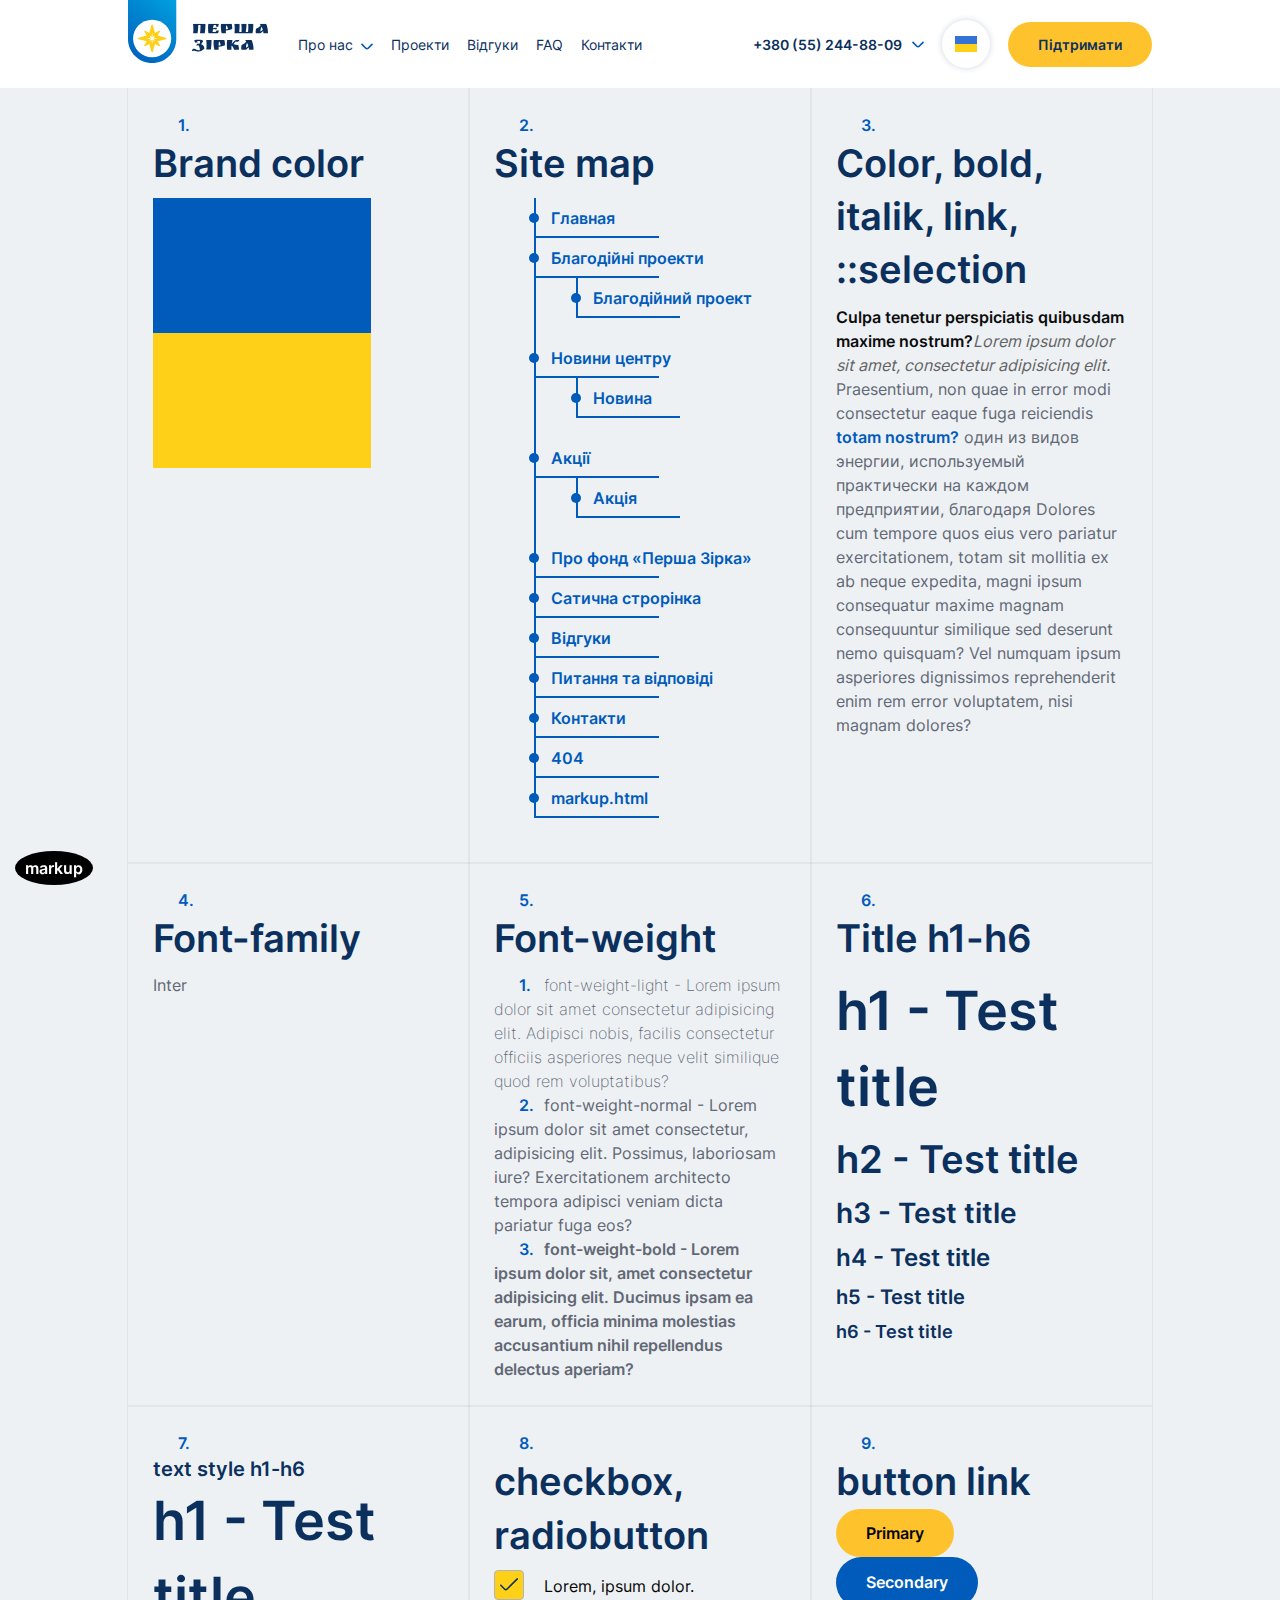
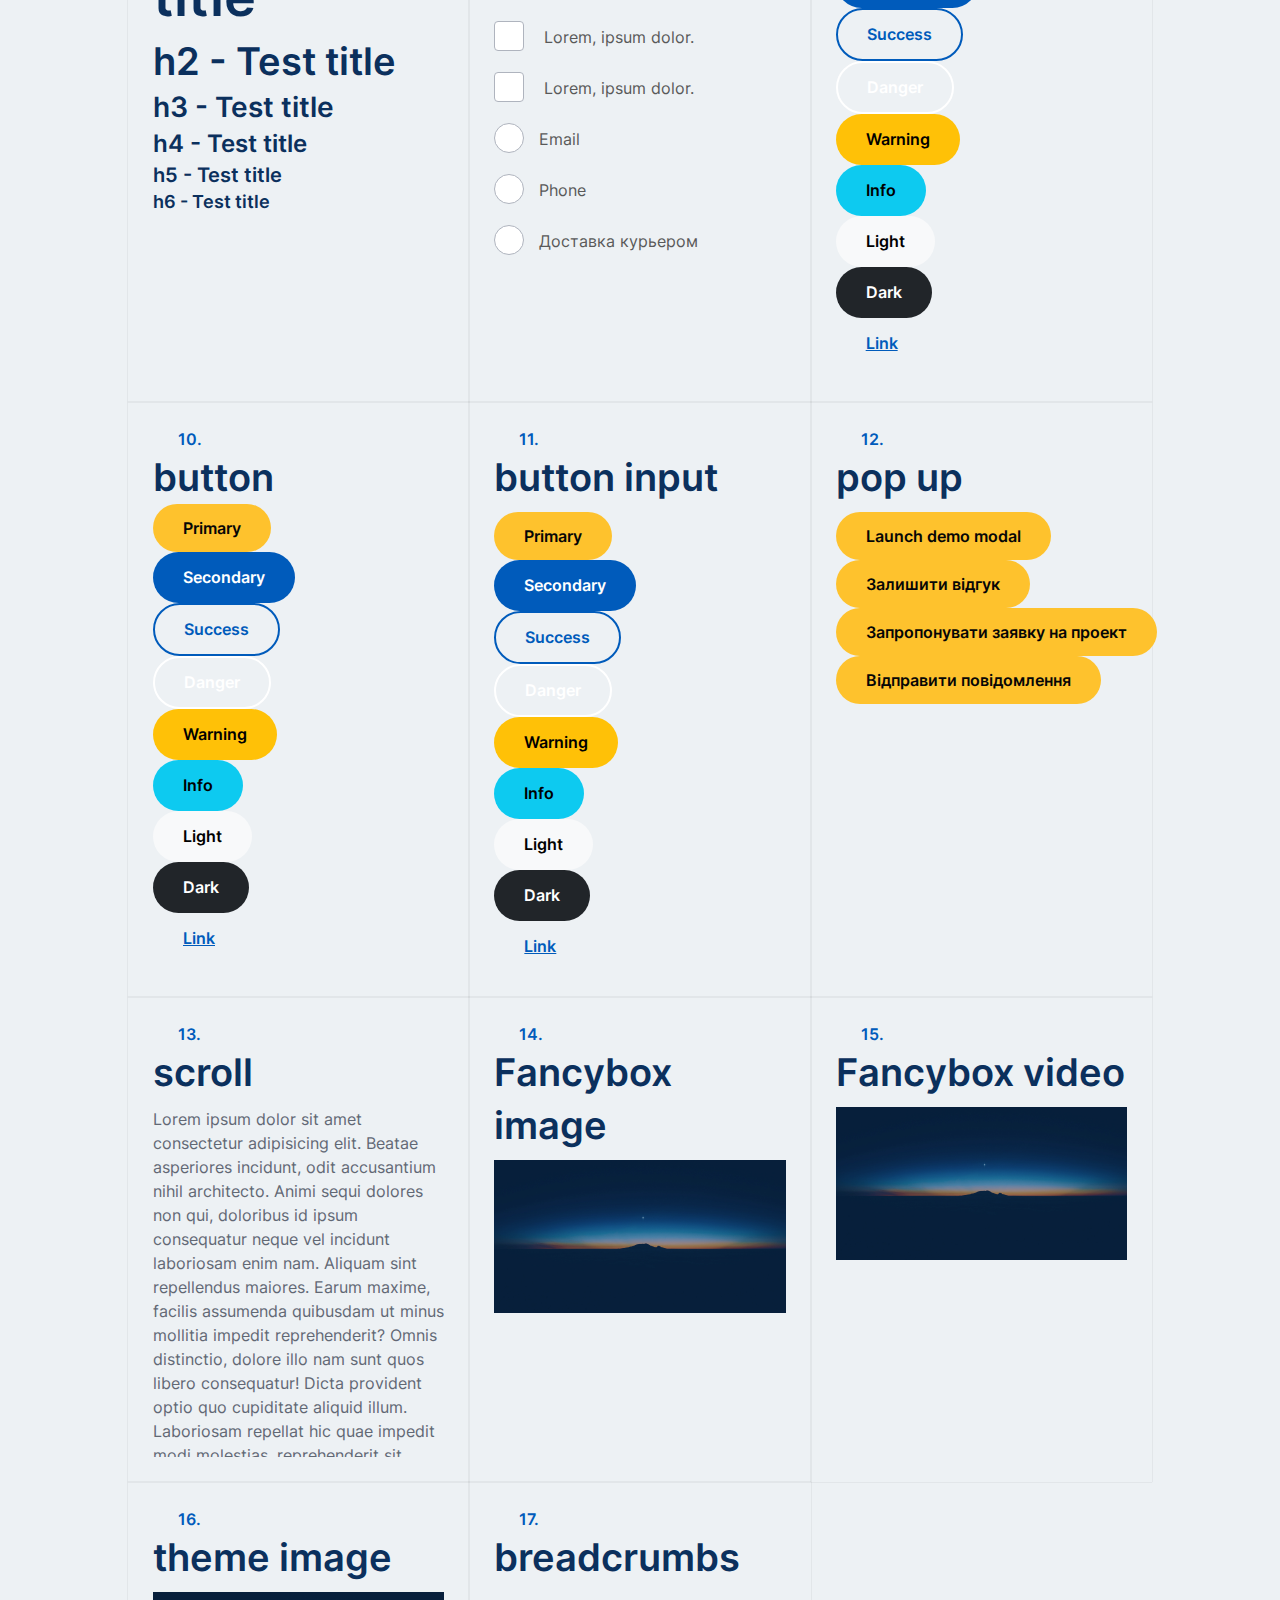
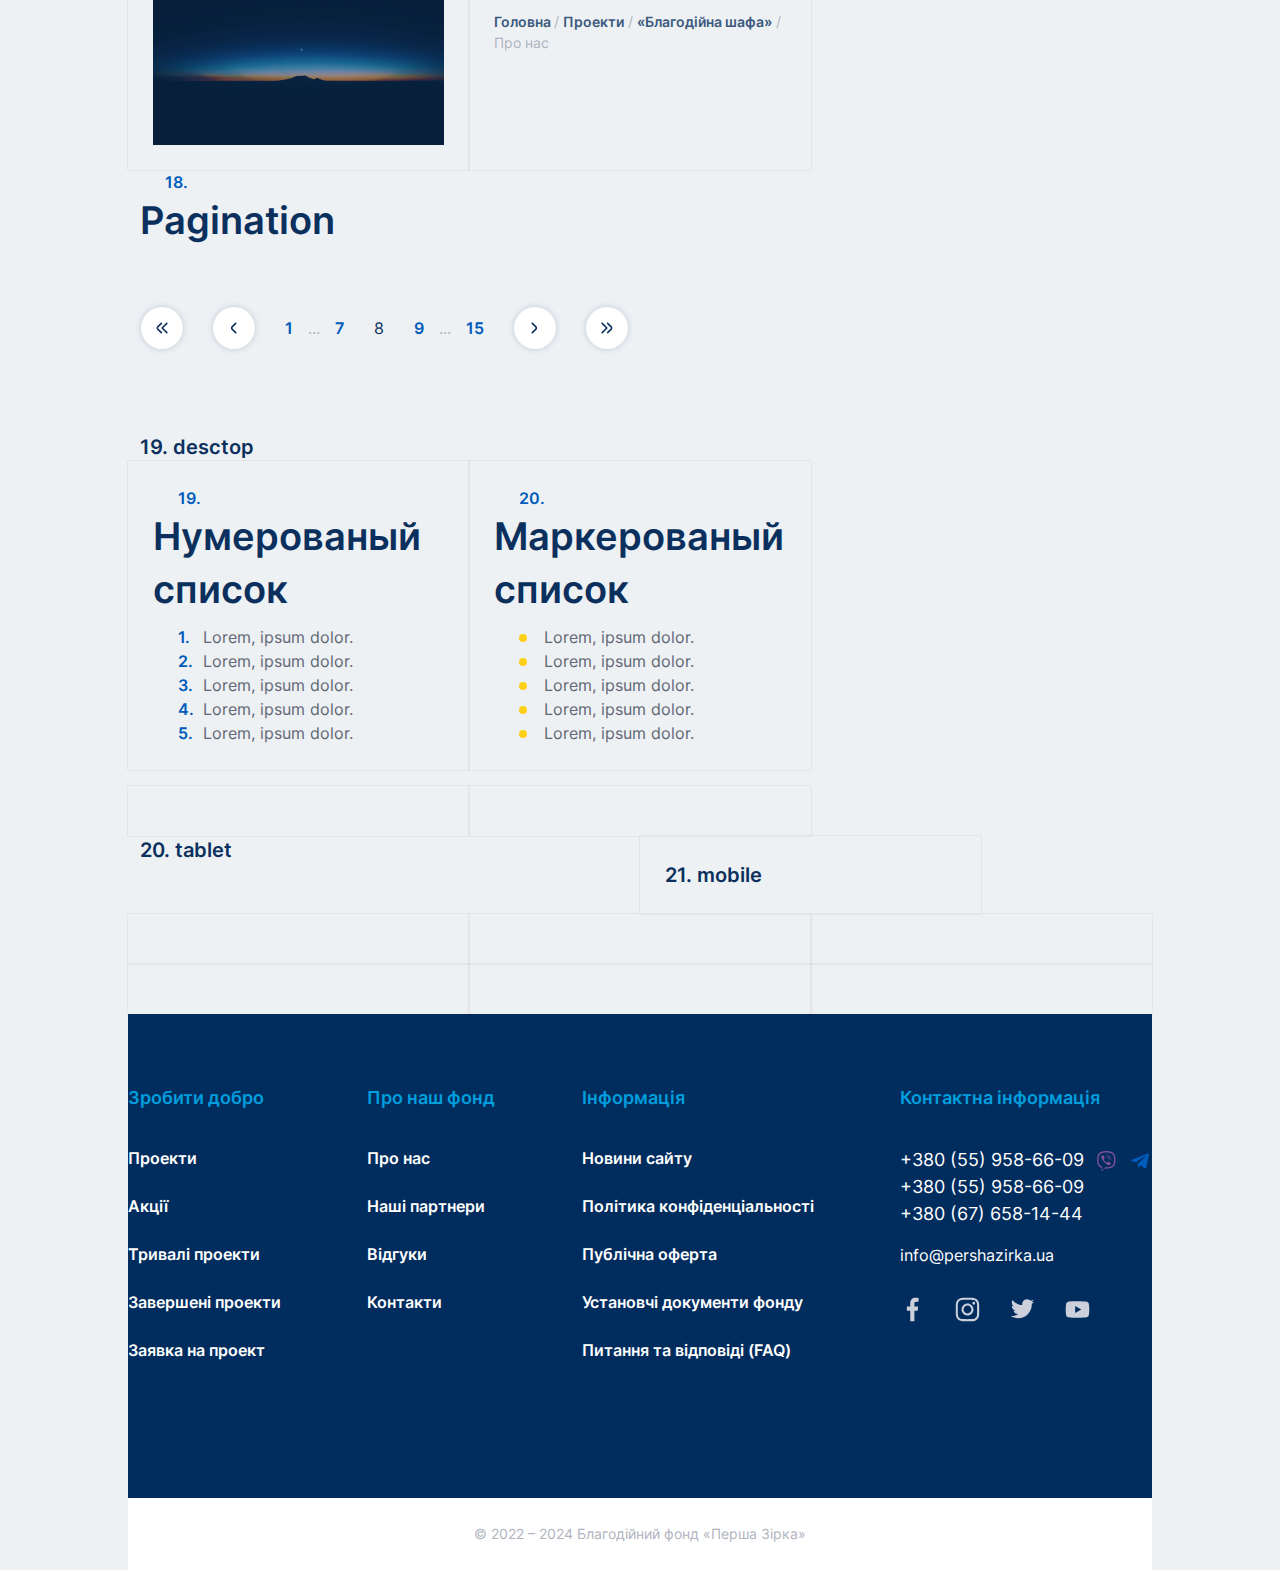
<file: markup.html>
<!DOCTYPE html>
<html lang="ru">

<head>
    <meta charset="UTF-8">
    <meta name="theme-color" content="#005BBB">
    <meta name="viewport" content="width=device-width,initial-scale=1,user-scalable=no" />
    <title>Перша Зiрка</title>
    <link rel="shortcut icon" href="assets/img/favicon.png" />
    <link rel="stylesheet" type="text/css" href="assets/css/bootstrap.min.css" />
    <link rel="stylesheet" type="text/css" href="assets/css/slick.css" />
    <link rel="stylesheet" type="text/css" href="assets/css/slick-theme.css" />
    <link rel="stylesheet" type="text/css" href="assets/css/jquery.fancybox.min.css" />
    <link rel="stylesheet" type="text/css" href="assets/css/nice-select.css" />
    <link rel="stylesheet" type="text/css" href="style.css" />

</head>

<body>

    <!-- 
<div class='thetop'></div>
<div class='scrolltop'>
    <div  class='muve-top'></div>
</div>
-->
    <a href="markup.html" class="markup-link">markup</a>

    <header class="header">
        <div class="wrapper">
            <div class="row-custom jcsb aic">
                <div class="header__menu-wrap">
                    <a href="/" class="logo"><img src="assets/img/Logo.svg" alt="" /></a>
                    <nav>
                        <ul>
                            <li class="menu-item-has-children">
                                <a href="about-page.html">Про нас</a>
                                <ul class="sub-menu">
                                    <li><a href="about-page.html">Про наш фонд</a></li>
                                    <li><a href="template-page.html">Наші партнери</a></li>
                                    <li><a href="reviews.html">Відгуки</a></li>
                                    <li><a href="faq.html">Питання та відповіді (FAQ)</a></li>
                                    <li><a href="contacts.html">Контакти</a></li>
                                    <li><a href="template-page.html">Публічна оферта</a></li>
                                    <li><a href="template-page.html">Політика конфіденціальності</a></li>
                                    <li><a href="template-page.html">Установчі документи фонду</a></li>
                                </ul>
                            </li>
                            <li><a href="projects-category.html">Проекти</a></li>
                            <li><a href="reviews.html">Відгуки</a></li>
                            <li><a href="faq.html">FAQ</a></li>
                            <li><a href="contacts.html">Контакти</a></li>
                        </ul>
                        <div class="mob-menu-bot">

                            <a href="#" class="btn btn-primary" data-bs-toggle="modal" data-bs-target="#exampleModal">Підтримати</a>
                        </div>
                    </nav>
                </div>
                <div class="header__info-wrap row-custom aic">
                    <div class="header__phone-wrap">
                        <div class="phone-dropdown">
                            <div class="phone-dropdown__top">
                                <a href="tel:+380 (55) 244-88-09">+380 (55) 244-88-09</a>
                                <svg width="12" height="7" viewBox="0 0 12 7" fill="none" xmlns="http://www.w3.org/2000/svg">
                                    <path d="M11.5897 0.841667C11.5123 0.76356 11.4201 0.701565 11.3185 0.659258C11.217 0.616951 11.1081 0.595169 10.9981 0.595169C10.888 0.595169 10.7791 0.616951 10.6776 0.659258C10.576 0.701565 10.4839 0.76356 10.4064 0.841667L6.58972 4.65833C6.51225 4.73643 6.42009 4.79843 6.31854 4.84074C6.21699 4.88304 6.10807 4.90482 5.99806 4.90482C5.88805 4.90482 5.77912 4.88304 5.67758 4.84074C5.57603 4.79843 5.48386 4.73643 5.40639 4.65833L1.58972 0.841667C1.51225 0.76356 1.42009 0.701565 1.31854 0.659258C1.21699 0.616951 1.10807 0.595169 0.998056 0.595169C0.888046 0.595169 0.779125 0.616951 0.677576 0.659258C0.576026 0.701565 0.483859 0.76356 0.40639 0.841667C0.25118 0.997802 0.164063 1.20901 0.164062 1.42917C0.164063 1.64932 0.25118 1.86053 0.40639 2.01666L4.23139 5.84166C4.70014 6.30982 5.33555 6.57279 5.99806 6.57279C6.66056 6.57279 7.29597 6.30982 7.76472 5.84166L11.5897 2.01666C11.7449 1.86053 11.8321 1.64932 11.8321 1.42917C11.8321 1.20901 11.7449 0.997802 11.5897 0.841667Z" fill="#005BBB" />
                                </svg>
                                <div class="btn-icon btn-mob-phone">
                                    <i class="icon-svg icon-phone"></i>
                                </div>
                            </div>
                            <div class="phone-dropdown__menu">
                                <ul>
                                    <li>
                                        <a href="tel:+380 (55) 958-66-09">+380 (55) 958-66-09</a>
                                        <a href="viber://chat?number=%2B380559586609">
										<img src="assets/img/viber.svg" alt="" />
									</a>
                                        <a href="https://telegram.me/voryag905">
										<img src="assets/img/telegram.svg" alt="" />
									</a>
                                    </li>
                                    <li>
                                        <a href="tel:+380 (55) 958-66-09">+380 (55) 958-66-09</a>
                                    </li>
                                    <li>
                                        <a href="tel:+380 (67) 658-14-44">+380 (67) 658-14-44</a>
                                    </li>
                                </ul>
                                <a href="mailto:info@pershazirka.ua" class="email">
								info@pershazirka.ua
							</a>
                                <a href="#" class="btn btn-primary"  data-bs-toggle="modal" data-bs-target="#formMessage">
								<svg
									width="18"
									height="18"
									viewBox="0 0 18 18"
									fill="none"
									xmlns="http://www.w3.org/2000/svg"
								>
									<path
										d="M17.3411 0.66151C17.0723 0.389356 16.7377 0.191152 16.3699 0.0860478C16.002 -0.0190564 15.6132 -0.0275077 15.2411 0.0615104L3.24115 2.58901C2.55008 2.68379 1.8992 2.96962 1.3618 3.41432C0.824403 3.85902 0.421834 4.44493 0.199431 5.10606C-0.0229726 5.76719 -0.0563773 6.47728 0.102979 7.15637C0.262335 7.83546 0.608122 8.45657 1.1014 8.94976L2.3899 10.2375C2.45964 10.3072 2.51494 10.39 2.55265 10.4811C2.59036 10.5722 2.60973 10.6699 2.60965 10.7685V13.1445C2.6113 13.4786 2.68821 13.808 2.83465 14.1083L2.82865 14.1135L2.84815 14.133C3.06791 14.5749 3.42684 14.9322 3.86965 15.15L3.88915 15.1695L3.8944 15.1635C4.19467 15.31 4.52408 15.3869 4.85815 15.3885H7.23415C7.43294 15.3884 7.62366 15.4671 7.7644 15.6075L9.05215 16.8953C9.39754 17.2445 9.80864 17.5219 10.2617 17.7115C10.7148 17.9011 11.201 17.9992 11.6921 18C12.1015 17.9995 12.508 17.9326 12.8959 17.802C13.551 17.5869 14.1329 17.193 14.5761 16.6648C15.0192 16.1366 15.3059 15.495 15.4039 14.8125L17.9351 2.78626C18.0288 2.41099 18.0233 2.01783 17.9191 1.64533C17.815 1.27284 17.6158 0.933813 17.3411 0.66151V0.66151ZM3.4519 9.17851L2.16265 7.89076C1.86244 7.59778 1.65203 7.22525 1.55611 6.81688C1.4602 6.40851 1.48276 5.98126 1.62115 5.58526C1.75532 5.179 2.00335 4.81983 2.33575 4.55046C2.66814 4.28109 3.07091 4.11285 3.49615 4.06576L15.3769 1.56451L4.10815 12.8348V10.7685C4.10929 10.4733 4.05187 10.1807 3.93923 9.9078C3.82659 9.63488 3.66095 9.38701 3.4519 9.17851V9.17851ZM13.9301 14.556C13.8726 14.9703 13.7007 15.3603 13.4337 15.6822C13.1668 16.0042 12.8154 16.2454 12.419 16.3788C12.0226 16.5121 11.5969 16.5324 11.1896 16.4372C10.7823 16.342 10.4097 16.1352 10.1134 15.84L8.8234 14.55C8.61518 14.3406 8.36751 14.1746 8.09472 14.0616C7.82192 13.9486 7.52943 13.8908 7.23415 13.8915H5.1679L16.4381 2.62501L13.9301 14.556Z"
										fill="#0B305D"
									/>
								</svg>
								<span>Написати повідомлення</span>
							</a>
                            </div>
                        </div>
                    </div>
                    <div class="header__lang-wrap">
                        <div class="lang-dropdown">
                            <div class="lang-dropdown__top btn-icon">
                                <img src="assets/img/Ukraine.svg" alt="" />
						</div>
                                <div class="lang-dropdown__menu">
                                    <ul>
                                        <li>
                                            <a href="#ua">
										<img src="assets/img/Ukraine.svg" alt="" />
										<span>Українська</span>
									</a>
                                        </li>
                                        <li>
                                            <a href="#uk">
										<img src="assets/img/UK.svg" alt="" />
										<span>English</span>
									</a>
                                        </li>
                                        <li>
                                            <a href="#uk">
										<img src="assets/img/UK.svg" alt="" />
										<span>English</span>
									</a>
                                        </li>
                                    </ul>
                                </div>
                            </div>
                        </div>
                        <a href="page-404.html" class="login btn-icon d-none">
					<svg
						width="20"
						height="20"
						viewBox="0 0 20 20"
						fill="none"
						xmlns="http://www.w3.org/2000/svg"
					>
						<g clip-path="url(#clip0_183_5966)">
							<path
								d="M10 9.99995C10.9889 9.99995 11.9556 9.7067 12.7779 9.1573C13.6001 8.60789 14.241 7.827 14.6194 6.91337C14.9978 5.99974 15.0969 4.9944 14.9039 4.0245C14.711 3.05459 14.2348 2.16368 13.5355 1.46441C12.8363 0.765152 11.9454 0.288949 10.9755 0.0960224C10.0055 -0.0969037 9.00021 0.00211302 8.08658 0.380551C7.17295 0.758989 6.39206 1.39985 5.84265 2.2221C5.29324 3.04434 5 4.01104 5 4.99995C5.00132 6.32563 5.52853 7.59663 6.46593 8.53402C7.40332 9.47142 8.67432 9.99863 10 9.99995ZM10 1.66662C10.6593 1.66662 11.3037 1.86211 11.8519 2.22838C12.4001 2.59466 12.8273 3.11525 13.0796 3.72434C13.3319 4.33343 13.3979 5.00365 13.2693 5.65025C13.1407 6.29685 12.8232 6.8908 12.357 7.35697C11.8908 7.82315 11.2969 8.14062 10.6503 8.26923C10.0037 8.39785 9.33348 8.33184 8.72439 8.07955C8.1153 7.82726 7.59471 7.40001 7.22844 6.85185C6.86216 6.30369 6.66667 5.65922 6.66667 4.99995C6.66667 4.11589 7.01786 3.26805 7.64298 2.64293C8.2681 2.01781 9.11595 1.66662 10 1.66662Z"
								fill="#0B305D"
							/>
							<path
								d="M10 11.6672C8.01155 11.6694 6.10518 12.4603 4.69914 13.8663C3.29309 15.2724 2.50221 17.1787 2.5 19.1672C2.5 19.3882 2.5878 19.6002 2.74408 19.7564C2.90036 19.9127 3.11232 20.0005 3.33333 20.0005C3.55435 20.0005 3.76631 19.9127 3.92259 19.7564C4.07887 19.6002 4.16667 19.3882 4.16667 19.1672C4.16667 17.6201 4.78125 16.1363 5.87521 15.0424C6.96917 13.9484 8.4529 13.3338 10 13.3338C11.5471 13.3338 13.0308 13.9484 14.1248 15.0424C15.2188 16.1363 15.8333 17.6201 15.8333 19.1672C15.8333 19.3882 15.9211 19.6002 16.0774 19.7564C16.2337 19.9127 16.4457 20.0005 16.6667 20.0005C16.8877 20.0005 17.0996 19.9127 17.2559 19.7564C17.4122 19.6002 17.5 19.3882 17.5 19.1672C17.4978 17.1787 16.7069 15.2724 15.3009 13.8663C13.8948 12.4603 11.9884 11.6694 10 11.6672Z"
								fill="#0B305D"
							/>
						</g>
						<defs>
							<clipPath id="clip0_183_5966">
								<rect width="20" height="20" fill="white" />
							</clipPath>
						</defs>
					</svg>
				</a>
                        <a href="#" class="btn btn-primary" data-bs-toggle="modal" data-bs-target="#exampleModal">Підтримати</a>
                        <div class="btn-menu">
                            <span></span>
                            <span></span>
                            <span></span>
                        </div>
                    </div>
                </div>
            </div>
    </header>

    <main class="wrapper markup">
        <div class="container">
            <ol class="row">
                <li class="col-lg-4 col-md-6 col-xs-12">
                    <h2>Brand color </h2>
                    <div class="brand-bg-1"></div>
                    <div class="brand-bg-2"></div>
                </li>
                <li class="col-lg-4 col-md-6 col-xs-12 site-map">
                    <h2>Site map</h2>
                    <ol>
                        <li><a href="index.html">Главная</a></li>
                        <li><a href="projects-category.html">Благодійні проекти</a>
                            <ol>
                                <li><a href="project-item.html">Благодійний проект</a></li>

                            </ol>
                        </li>
                        <li><a href="news.html">Новини центру
                        <ol>
                            <li><a href="article.html">Новина</a></li>

                    </ol>
    </a></li>
    <li><a href="actions.html">Акцiї</a>
        <ol>
            <li><a href="action-item.html">Акцiя</a></li>

        </ol>
    </li>
    <li><a href="about-page.html">Про фонд «Перша Зірка»</a></li>
    <li><a href="template-page.html">Сатична строрінка</a></li>
    <li><a href="reviews.html">Відгуки</a></li>
    <li><a href="faq.html">Питання та відповіді</a></li>
    <li><a href="contacts.html">Контакти</a></li>
    <li><a href="page-404.html">404</a></li>
    <li><a href="markup.html">markup.html</a></li>
    </ol>
    </li>
    <li class="col-lg-4 col-md-6 col-xs-12">
        <h2>Color, bold, italik, link, ::selection</h2>
        <p><b>Culpa tenetur perspiciatis quibusdam maxime nostrum?</b><i>Lorem ipsum dolor sit amet, consectetur adipisicing elit.</i> Praesentium, non quae in error modi consectetur eaque fuga reiciendis <a href="#">totam nostrum?</a> один из видов энергии, используемый практически на каждом предприятии, благодаря Dolores cum tempore quos eius vero pariatur exercitationem, totam sit mollitia ex ab neque expedita, magni ipsum consequatur maxime magnam consequuntur similique sed deserunt nemo quisquam? Vel numquam ipsum asperiores dignissimos reprehenderit enim rem error voluptatem, nisi magnam dolores?</p>
    </li>
    <li class="col-lg-4 col-md-6 col-xs-12">
        <h2>Font-family</h2>
        <div>Inter</div>

    </li>
    <li class="col-lg-4 col-md-6 col-xs-12">
        <h2>Font-weight </h2>
        <ol>
            <li class="font-weight-light">font-weight-light - Lorem ipsum dolor sit amet consectetur adipisicing elit. Adipisci nobis, facilis consectetur officiis asperiores neque velit similique quod rem voluptatibus?</li>

            <li class="font-weight-normal">font-weight-normal - Lorem ipsum dolor sit amet consectetur, adipisicing elit. Possimus, laboriosam iure? Exercitationem architecto tempora adipisci veniam dicta pariatur fuga eos?</li>

            <li class="font-weight-bold">font-weight-bold - Lorem ipsum dolor sit, amet consectetur adipisicing elit. Ducimus ipsam ea earum, officia minima molestias accusantium nihil repellendus delectus aperiam?</li>
        </ol>
    </li>
    <li class="col-lg-4 col-md-6 col-xs-12">
        <h2> Title h1-h6</h2>
        <h1>h1 - Test title </h1>
        <h2>h2 - Test title </h2>
        <h3>h3 - Test title </h3>
        <h4>h4 - Test title </h4>
        <h5>h5 - Test title </h5>
        <h6>h6 - Test title </h6>
    </li>
    <li class="col-lg-4 col-md-6 col-xs-12">
        <div class="title_5"> text style h1-h6</div>
        <div class="title_1">h1 - Test title </div>
        <div class="title_2">h2 - Test title </div>
        <div class="title_3">h3 - Test title </div>
        <div class="title_4">h4 - Test title </div>
        <div class="title_5">h5 - Test title </div>
        <div class="title_6">h6 - Test title </div>
    </li>
    <li class="col-lg-4 col-md-6 col-xs-12">
        <h2>checkbox, radiobutton</h2>
        <p>
            <input id="checkbox" type="checkbox" name="terms" checked="checked">
            <label for="checkbox">
                Lorem, ipsum dolor.
            </label>
            <input type="hidden" name="terms-field" value="1">
        </p>
        <p>
            <input id="checkbox2" type="checkbox" name="terms">
            <label for="checkbox2">
                Lorem, ipsum dolor.
            </label>
            <input type="hidden" name="terms-field" value="1">
        </p>
        <p>
            <input id="checkbox3" type="checkbox" name="terms">
            <label for="checkbox3">
                Lorem, ipsum dolor.
            </label>
            <input type="hidden" name="terms-field" value="1">
        </p>
        <p>
            <input type="radio" id="contactChoice1" name="contact" value="email">
            <label for="contactChoice1">Email</label>
        </p>
        <p>
            <input type="radio" id="contactChoice2" name="contact" value="phone">
            <label for="contactChoice2">Phone</label>
        </p>
        <p>
            <input type="radio" name="contact" id="contactChoice3" value="flat">
            <label for="contactChoice3">Доставка курьером </label>
        </p>
    </li>
    <li class="col-lg-4 col-md-6 col-xs-12">
        <h2>button link </р>
                <a href="#" class="btn btn-primary">Primary</a>
                <a href="#" class="btn btn-secondary">Secondary</a>
                <a href="#" class="btn btn-success">Success</a>
                <a href="#" class="btn btn-danger">Danger</a>
                <a href="#" class="btn btn-warning">Warning</a>
                <a href="#" class="btn btn-info">Info</a>
                <a href="#" class="btn btn-light">Light</a>
                <a href="#" class="btn btn-dark">Dark</a>
                <a href="#" class="btn btn-link">Link</a>
            </li>
            <li class="col-lg-4 col-md-6 col-xs-12">   
                <h2>button </р>
                <button type="button" class="btn btn-primary">Primary</button>
                <button type="button" class="btn btn-secondary">Secondary</button>
                <button type="button" class="btn btn-success">Success</button>
                <button type="button" class="btn btn-danger">Danger</button>
                <button type="button" class="btn btn-warning">Warning</button>
                <button type="button" class="btn btn-info">Info</button>
                <button type="button" class="btn btn-light">Light</button>
                <button type="button" class="btn btn-dark">Dark</button>
                <button type="button" class="btn btn-link">Link</button></li>
            <li class="col-lg-4 col-md-6 col-xs-12">
                <h2>button input</h2>
        <input type="button" class="btn btn-primary" value="Primary">
        <input type="button" class="btn btn-secondary" value="Secondary">
        <input type="button" class="btn btn-success" value="Success">
        <input type="button" class="btn btn-danger" value="Danger">
        <input type="button" class="btn btn-warning" value="Warning">
        <input type="button" class="btn btn-info" value="Info">
        <input type="button" class="btn btn-light" value="Light">
        <input type="button" class="btn btn-dark" value="Dark">
        <input type="button" class="btn btn-link" value="Link">
    </li>
    <li class="col-lg-4 col-md-6 col-xs-12">
        <h2>pop up</h2>
        <button type="button" class="btn btn-primary" data-bs-toggle="modal" data-bs-target="#exampleModal">
            Launch demo modal
        </button>
        <a href="#" class="btn btn-primary" data-bs-toggle="modal" data-bs-target="#leaveFeedback">Залишити відгук</a>
        <a href="#" class="btn btn-primary" data-bs-toggle="modal" data-bs-target="#formRequest">Запропонувати заявку на проект</a>
        <a href="#" class="btn btn-primary" data-bs-toggle="modal" data-bs-target="#formMessage">Відправити повідомлення</a>

    </li>
    <li class="col-lg-4 col-md-6 col-xs-12">
        <h2>scroll</h2>
        <div class="scroll">
            Lorem ipsum dolor sit amet consectetur adipisicing elit. Beatae asperiores incidunt, odit accusantium nihil architecto. Animi sequi dolores non qui, doloribus id ipsum consequatur neque vel incidunt laboriosam enim nam.
            Aliquam sint repellendus maiores. Earum maxime, facilis assumenda quibusdam ut minus mollitia impedit reprehenderit? Omnis distinctio, dolore illo nam sunt quos libero consequatur! Dicta provident optio quo cupiditate aliquid illum.
            Laboriosam repellat hic quae impedit modi molestias, reprehenderit sit aperiam omnis eum? Maiores, quas, consequatur saepe deserunt, culpa unde voluptatem assumenda doloremque et at aliquid hic cum cupiditate alias itaque.
            Dolore accusamus repellendus tempore eius, soluta assumenda? Architecto deleniti doloribus distinctio ullam! Officiis quisquam illo, aliquid neque nobis voluptates repudiandae id doloremque laboriosam hic, sed nesciunt iure atque adipisci error!
            Totam labore voluptas maxime officiis quibusdam omnis ut, atque deserunt, corrupti fugit neque esse nam iusto saepe. Sapiente quas nihil, eveniet consectetur ad, necessitatibus, maiores fugit at corrupti similique libero!
        </div>
    </li>
    <li class="col-lg-4 col-md-6 col-xs-12">
        <h2>Fancybox image</h2>
        <a href="assets/img/bg-ab.jpg" class="fancybox" data-fancybox="gallery" data-caption="Caption #1">
                    <img class="img-fluid" src="assets/img/bg-ab.jpg" alt="">
                </a>
    </li>
    <li class="col-lg-4 col-md-6 col-xs-12">
        <h2> Fancybox video</h2>
        <a href="https://www.youtube.com/watch?v=rYNN5p-uI1Q" class="fancybox" data-fancybox="gallery" data-caption="Caption #2">
                  <img class="img-fluid" src="assets/img/bg-ab.jpg" alt="">
                </a>
    </li>
    <li class="col-lg-4 col-md-6 col-xs-12">
        <h2> theme image</h2>
        <a href="assets/img/bg-ab.jpg" class="fancybox" data-fancybox="gallery" data-caption="Caption #2">
                  <img class="img-fluid" src="assets/img/bg-ab.jpg" alt="">
                </a>
    </li>
    <li class="col-lg-4 col-md-6 col-xs-12">

        <h2>breadcrumbs</h2>
        <div class="wrapper">
            <div class="breadcrumb">
                <span>
      <span>
        <a href="index.html">Головна </a> / <span><a href="projects-category.html">Проекти</a> /
          <span><a href="project-item.html">«Благодійна шафа»</a> / 
            <span class="breadcrumb_last">Про нас</span></span></span></span></span>
            </div>
        </div>



    </li>
    <li class="col-md-6 col-xs-12">
        <h2>Pagination</h2>
        <div class="wp-pagenavi">
            <a class="first" href="#">&nbsp;</a>
            <a class="previouspostslink" rel="prev" href="#"></a>
            <a class="page smaller" href="#">1</a>
            <!--    <a class="page smaller" href="#">2</a>-->
            <span class="extend">...</span>
            <a class="page smaller" href="#">7</a>
            <span class="current">8</span>
            <a class="page larger" href="#">9</a>
            <span class="extend">...</span>
            <!--    <a class="page smaller" href="#">14</a>-->
            <a class="page smaller" href="#">15</a>
            <a class="nextpostslink" rel="next" href="#">&nbsp;</a>
            <a class="last" href="#">&nbsp;</a>
        </div>

    </li>
    <div>
        <div class="title_5">19. desctop</div>

    </div>

    <li class="col-lg-4 col-md-6 col-xs-12">
        <h2>Нумерованый список</h2>
        <ol>
            <li>Lorem, ipsum dolor.</li>
            <li>Lorem, ipsum dolor.</li>
            <li>Lorem, ipsum dolor.</li>
            <li>Lorem, ipsum dolor.</li>
            <li>Lorem, ipsum dolor.</li>
        </ol>
    </li>
    <li class="col-lg-4 col-md-6 col-xs-12">
        <h2>Маркерованый список</h2>

        <ul>
            <li>Lorem, ipsum dolor.</li>
            <li>Lorem, ipsum dolor.</li>
            <li>Lorem, ipsum dolor.</li>
            <li>Lorem, ipsum dolor.</li>
            <li>Lorem, ipsum dolor.</li>
        </ul>
        </span>
    </li>

    </ol>
    <div class="row">
        <div class="col-lg-4 col-md-6 col-xs-12"></div>
        <div class="col-lg-4 col-md-6 col-xs-12"></div>
        <div class="col-md-6 col-xs-12">
            <div class="title_5">20. tablet</div>
        </div>
        <div class="col-lg-4 col-md-6 col-xs-12">
            <div class="title_5">21. mobile</div>
        </div>

        <div class="col-lg-4 col-md-6 col-xs-12">

        </div>
        <div class="col-lg-4 col-md-6 col-xs-12">


        </div>
        <div class="col-lg-4 col-md-6 col-xs-12">

        </div>

        <div class="col-lg-4 col-md-6 col-xs-12">

        </div>
        <div class="col-lg-4 col-md-6 col-xs-12">


        </div>
        <div class="col-lg-4 col-md-6 col-xs-12">

        </div>
    </div>
    </div>
    </div>

    <footer class="footer">

        <div class="wrapper">
            <div class="row-custom jcsb">
                <div class="footer__col">
                    <div class="footer__title">Зробити добро</div>
                    <div class="footer__menu">
                        <ul>
                            <li><a href="projects-category.html">Проекти</a></li>
                            <li><a href="actions.html">Акції</a></li>
                            <li><a href="projects-category.html">Тривалі проекти</a></li>
                            <li><a href="projects-category.html">Завершені проекти</a></li>
                            <li><a href="#" data-bs-toggle="modal" data-bs-target="#formRequest">Заявка на проект</a></li>
                        </ul>
                    </div>

                </div>
                <div class="footer__col">
                    <div class="footer__title">Про наш фонд</div>
                    <div class="footer__menu">
                        <ul>
                            <li><a href="about-page.html">Про нас</a></li>
                            <li><a href="template-page.html">Наші партнери</a></li>
                            <li><a href="reviews.html">Відгуки</a></li>
                            <li><a href="contacts.html">Контакти</a></li>
                        </ul>
                    </div>

                </div>
                <div class="footer__col">
                    <div class="footer__title">Інформація</div>
                    <div class="footer__menu">
                        <ul>
                            <li><a href="news.html">Новини сайту</a></li>
                            <li><a href="template-page.html">Політика конфіденціальності</a></li>
                            <li><a href="template-page.html">Публічна оферта</a></li>
                            <li><a href="template-page.html">Установчі документи фонду</a></li>
                            <li><a href="faq.html">Питання та відповіді (FAQ)</a></li>
                        </ul>
                    </div>

                </div>
                <div class="footer__col">
                    <div class="footer__title">Контактна інформація</div>
                    <div class="footer__info">
                        <ul class="footer__phones">
                            <li>
                                <a href="tel:+380 (55) 958-66-09">+380 (55) 958-66-09</a>
                                <a href="viber://chat?number=%2B380559586609">
								<img src="assets/img/viber.svg" alt="" />
							</a>
                                <a href="https://telegram.me/voryag905">
								<img src="assets/img/telegram.svg" alt="" />
							</a>
                            </li>
                            <li>
                                <a href="tel:+380 (55) 958-66-09">+380 (55) 958-66-09</a>
                            </li>
                            <li>
                                <a href="tel:+380 (67) 658-14-44">+380 (67) 658-14-44</a>
                            </li>
                        </ul>
                        <a href="mailto:info@pershazirka.ua" class="email">
						info@pershazirka.ua
					</a>
                        <ul class="soc-icons">
                            <li><a href="#"><i class="icon-svg icon-facebook"></i></a></li>
                            <li><a href="#"><i class="icon-svg icon-insta"></i></a></li>
                            <li><a href="#"><i class="icon-svg icon-twitter"></i></a></li>
                            <li><a href="#"><i class="icon-svg icon-youtube"></i></a></li>
                        </ul>
                    </div>

                </div>
            </div>
        </div>
        <div class="footer__copy">© 2022 – 2024 Благодійний фонд «Перша Зірка»</div>
    </footer>
    <!-- Modal -->
    <div class="modal fade" id="exampleModal" tabindex="-1" aria-labelledby="exampleModalLabel" aria-hidden="true">
        <div class="modal-dialog">
            <div class="modal-content">

                <div class="modal-body">
                    <button type="button" class="btn-close" data-bs-dismiss="modal" aria-label="Close"></button>
                    <div class="form-tab">
                        <div class="form-tab__tabs">

                            <div class="btn-tab btn-tab--active">Я хочу допомогти</div>
                        </div>
                        <p class="form-tab__descr"><span>*</span> усі поля обов’язкові</p>
                        <form action="">
                            <div class="input-wrap">
                                <input type="text" placeholder="Як до вас звертатися?" />
                                <div class="icon-wrap">
                                    <i class="icon-svg icon-user-inp"> </i>
                                    <div class="note">
                                        Ваші ім’я та прізвище. Більше даних ви можете ввести у
                                        приватному кабінеті. Для авторизації натисніть на іконку “Вхід у
                                        шапці сайту”
                                    </div>
                                </div>
                            </div>
                            <div class="input-wrap">
                                <input type="tel" placeholder="Ваш номер телефону" />
                                <div class="icon-wrap">
                                    <i class="icon-svg icon-phone-inp"> </i>
                                    <div class="note">
                                        Ваші ім’я та прізвище. Більше даних ви можете ввести у
                                        приватному кабінеті. Для авторизації натисніть на іконку “Вхід у
                                        шапці сайту”
                                    </div>
                                </div>
                            </div>
                            <select class="select">
                                <option data-display="Де ви плануєте провести подію?" disabled>
                                    Де ви плануєте провести подію?
                                </option>
                                <option value="1">Подія 1</option>
                                <option value="2">Подія 2</option>
                                <option value="3">Подія 3</option>
                                <option value="4">Подія 4</option>
                            </select>
                            <select class="select">
                                <option data-display="Яку допомогу ви плануєте?" disabled>
                                    Яку допомогу ви плануєте?
                                </option>
                                <option value="Хворим дітям">Хворим дітям</option>
                                <option value="Збройним силам України">
                                    Збройним силам України
                                </option>
                                <option value="Вимушеним переселенцям">
                                    Вимушеним переселенцям
                                </option>
                                <option value="Літнім людям">Літнім людям</option>
                                <option value="Інше">Вуличним тваринам</option>
                            </select>
                            <textarea placeholder="Опишіть свій проект"></textarea>
                            <input type="hidden" value="Я хочу допомогти" />
                            <button class="btn btn-primary">
                                <i class="icon-svg icon-plus"></i>
                                <span>Зробити внесок</span>
                            </button>
                        </form>
                    </div>
                </div>

            </div>
        </div>
    </div>


    <!-- Modal -->
    <div class="modal fade" id="leaveFeedback" tabindex="-1" aria-labelledby="leaveFeedbackLabel" aria-hidden="true">
        <div class="modal-dialog">
            <div class="modal-content">

                <div class="modal-body">
                    <button type="button" class="btn-close" data-bs-dismiss="modal" aria-label="Close"></button>
                    <div class="form-tab">
                        <div class="form-tab__tabs">

                            <div class="btn-tab btn-tab--active">Я хочу залишити відгук</div>
                        </div>
                        <p class="form-tab__descr"><span>*</span> усі поля обов’язкові</p>
                        <form action="">
                            <div class="input-wrap">
                                <input type="text" placeholder="Як до вас звертатися?" />
                                <div class="icon-wrap">
                                    <i class="icon-svg icon-user-inp"> </i>
                                    <div class="note">
                                        Ваші ім’я та прізвище.
                                    </div>
                                </div>
                            </div>
                            <div class="input-wrap">
                                <input type="tel" placeholder="Ваш номер телефону" />
                                <div class="icon-wrap">
                                    <i class="icon-svg icon-phone-inp"> </i>
                                    <div class="note">
                                        Введіть свій номер телефону
                                    </div>
                                </div>
                            </div>

                            <textarea placeholder="Опишіть свій проект"></textarea>
                            <input type="hidden" value="Я хочу допомогти" />
                            <button class="btn btn-primary">
                                <i class="icon-svg icon-plus"></i>
                                <span>Залишити відгук</span>
                            </button>
                        </form>
                    </div>
                </div>
            </div>
        </div>
    </div>

    <!-- Modal -->
    <div class="modal fade" id="formRequest" tabindex="-1" aria-labelledby="formRequestLabel" aria-hidden="true">
        <div class="modal-dialog">
            <div class="modal-content">

                <div class="modal-body">
                    <button type="button" class="btn-close" data-bs-dismiss="modal" aria-label="Close"></button>
                    <div class="form-tab">
                        <div class="form-tab__tabs">

                            <div class="btn-tab btn-tab--active">я хочу запропонувати заявку на проект</div>
                        </div>
                        <p class="form-tab__descr"><span>*</span> усі поля обов’язкові</p>
                        <form action="">
                            <div class="input-wrap">
                                <input type="text" placeholder="Як до вас звертатися?" />
                                <div class="icon-wrap">
                                    <i class="icon-svg icon-user-inp"> </i>
                                    <div class="note">
                                        Ваші ім’я та прізвище.
                                    </div>
                                </div>
                            </div>
                            <div class="input-wrap">
                                <input type="tel" placeholder="Ваш номер телефону" />
                                <div class="icon-wrap">
                                    <i class="icon-svg icon-phone-inp"> </i>
                                    <div class="note">
                                        Введіть свій номер телефону
                                    </div>
                                </div>
                            </div>

                            <textarea placeholder="Опишіть свій проект"></textarea>
                            <input type="hidden" value="Зробити заявку на проект" />
                            <button class="btn btn-primary">
                                <i class="icon-svg icon-plus"></i>
                                <span>Зробити заявку</span>
                            </button>
                        </form>
                    </div>
                </div>
            </div>
        </div>
    </div>



    <!-- Modal -->
    <div class="modal fade" id="formMessage" tabindex="-1" aria-labelledby="formMessageLabel" aria-hidden="true">
        <div class="modal-dialog">
            <div class="modal-content">

                <div class="modal-body">
                    <button type="button" class="btn-close" data-bs-dismiss="modal" aria-label="Close"></button>
                    <div class="form-tab">
                        <div class="form-tab__tabs">

                            <div class="btn-tab btn-tab--active">я хочу написати повідомлення</div>
                        </div>
                        <p class="form-tab__descr"><span>*</span> усі поля обов’язкові</p>
                        <form action="">
                            <div class="input-wrap">
                                <input type="text" placeholder="Як до вас звертатися?" />
                                <div class="icon-wrap">
                                    <i class="icon-svg icon-user-inp"> </i>
                                    <div class="note">
                                        Ваші ім’я та прізвище.
                                    </div>
                                </div>
                            </div>
                            <div class="input-wrap">
                                <input type="tel" placeholder="Ваш номер телефону" />
                                <div class="icon-wrap">
                                    <i class="icon-svg icon-phone-inp"> </i>
                                    <div class="note">
                                        Введіть свій номер телефону
                                    </div>
                                </div>
                            </div>

                            <textarea placeholder="Опишіть свій проект"></textarea>
                            <input type="hidden" value="Відправити повідомлення" />
                            <button class="btn btn-primary">
                                <i class="icon-svg icon-plus"></i>
                                <span>Відправити повідомлення</span>
                            </button>
                        </form>
                    </div>
                </div>
            </div>
        </div>
    </div>

    <script src="assets/js/library.min.js"></script>
    <script src="assets/js/custom.js"></script>
</body>

</html>
</file>
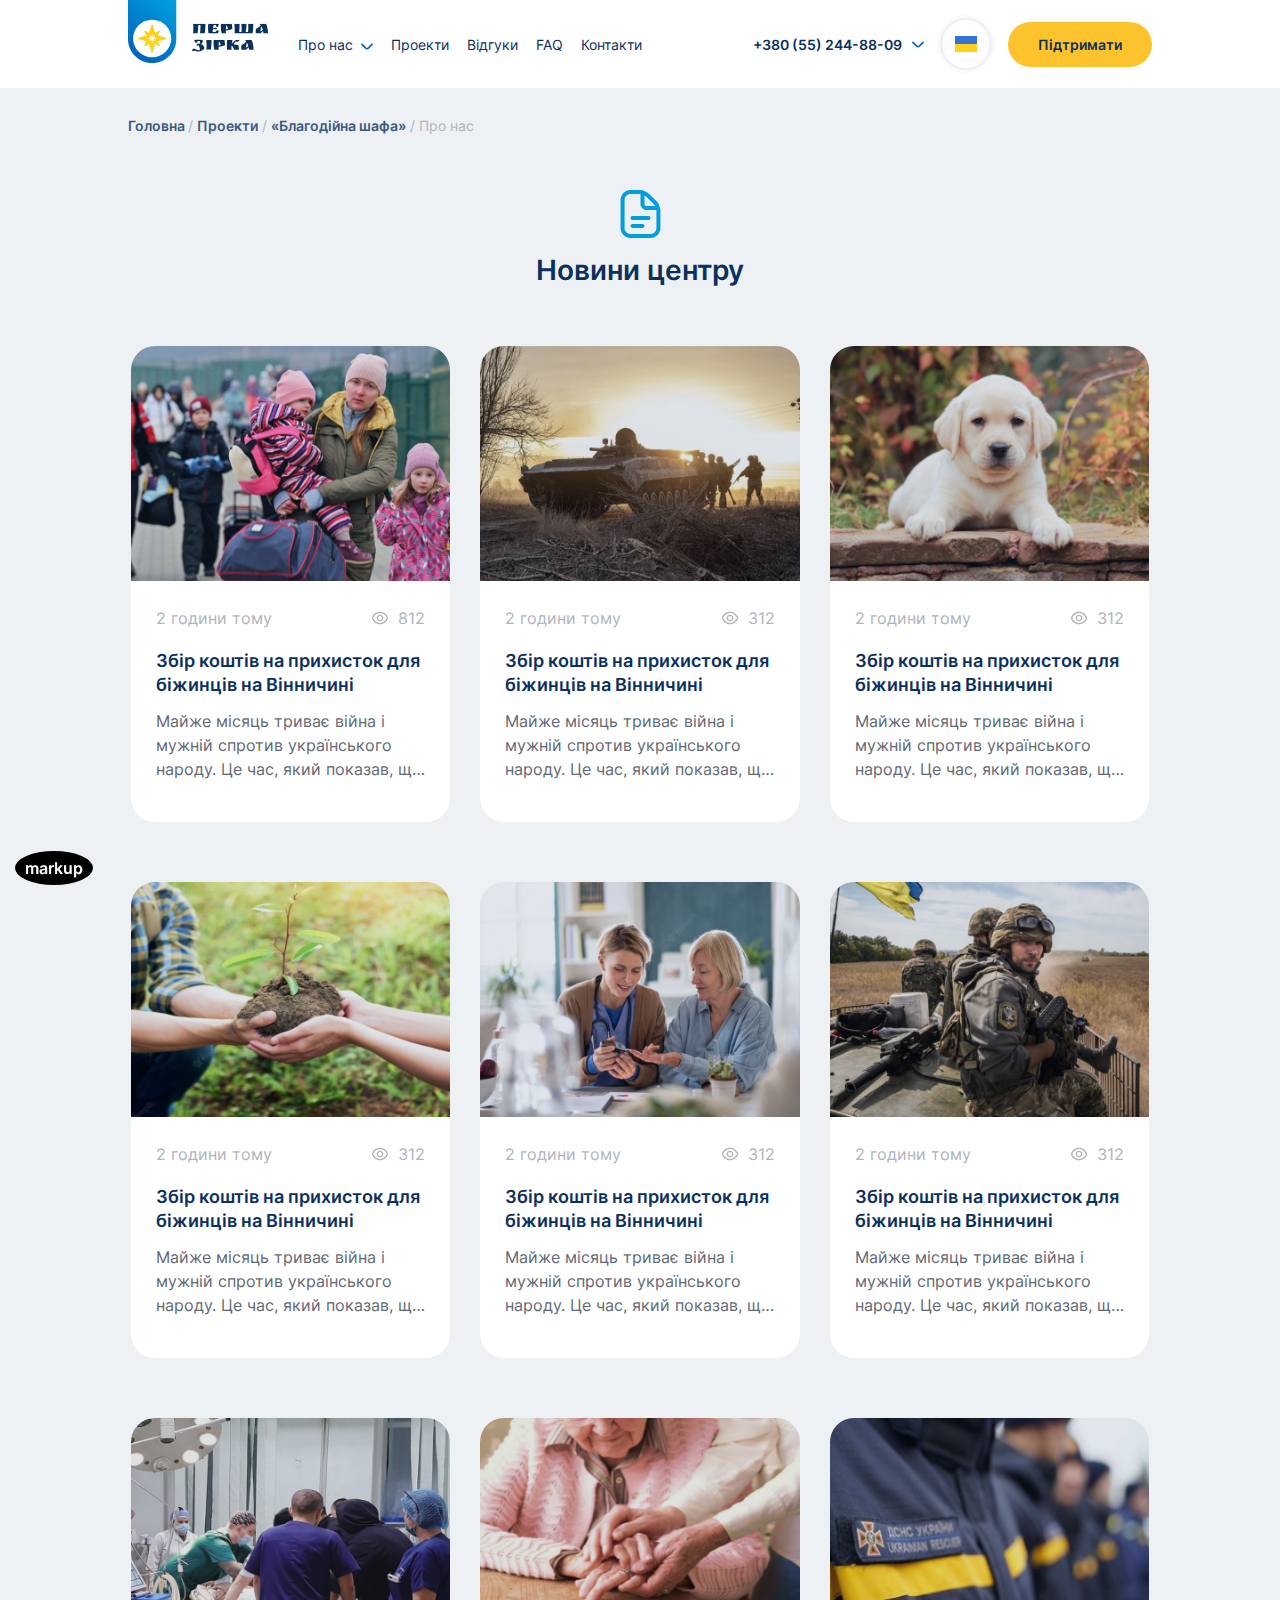
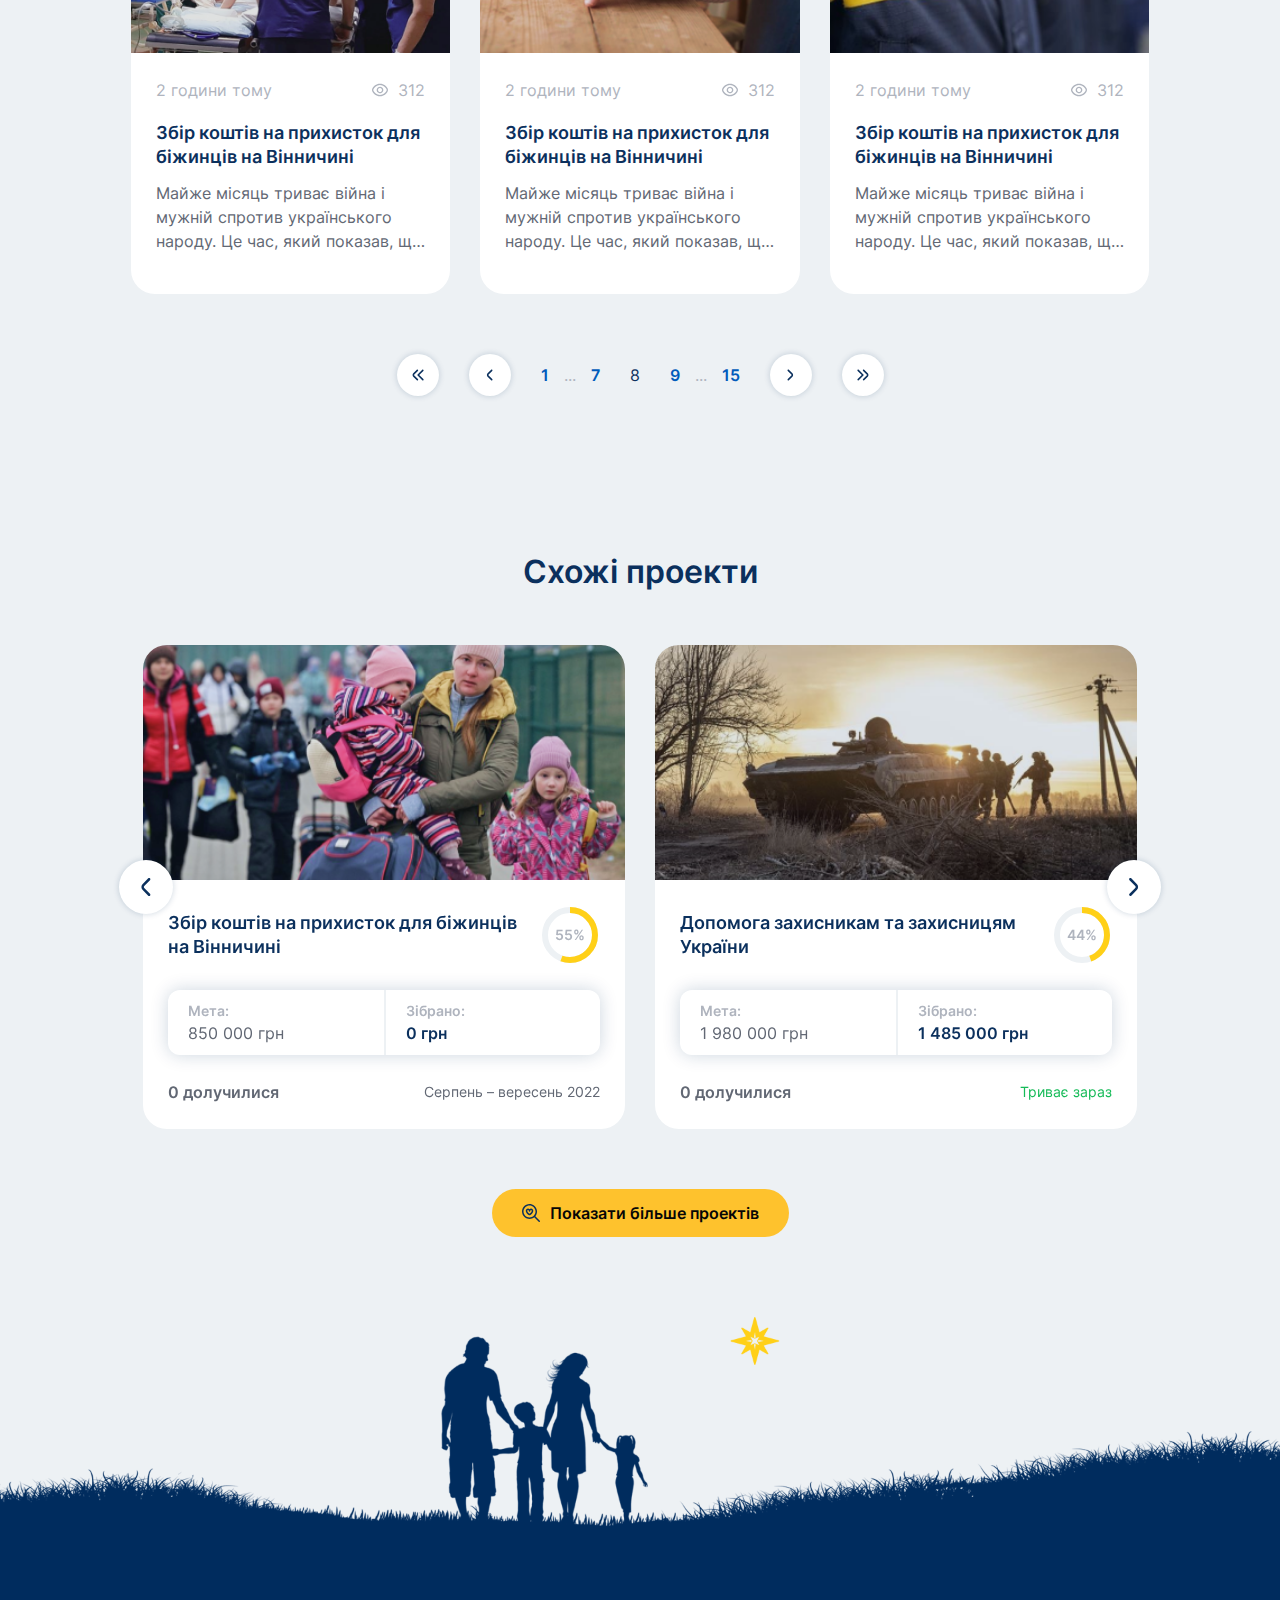
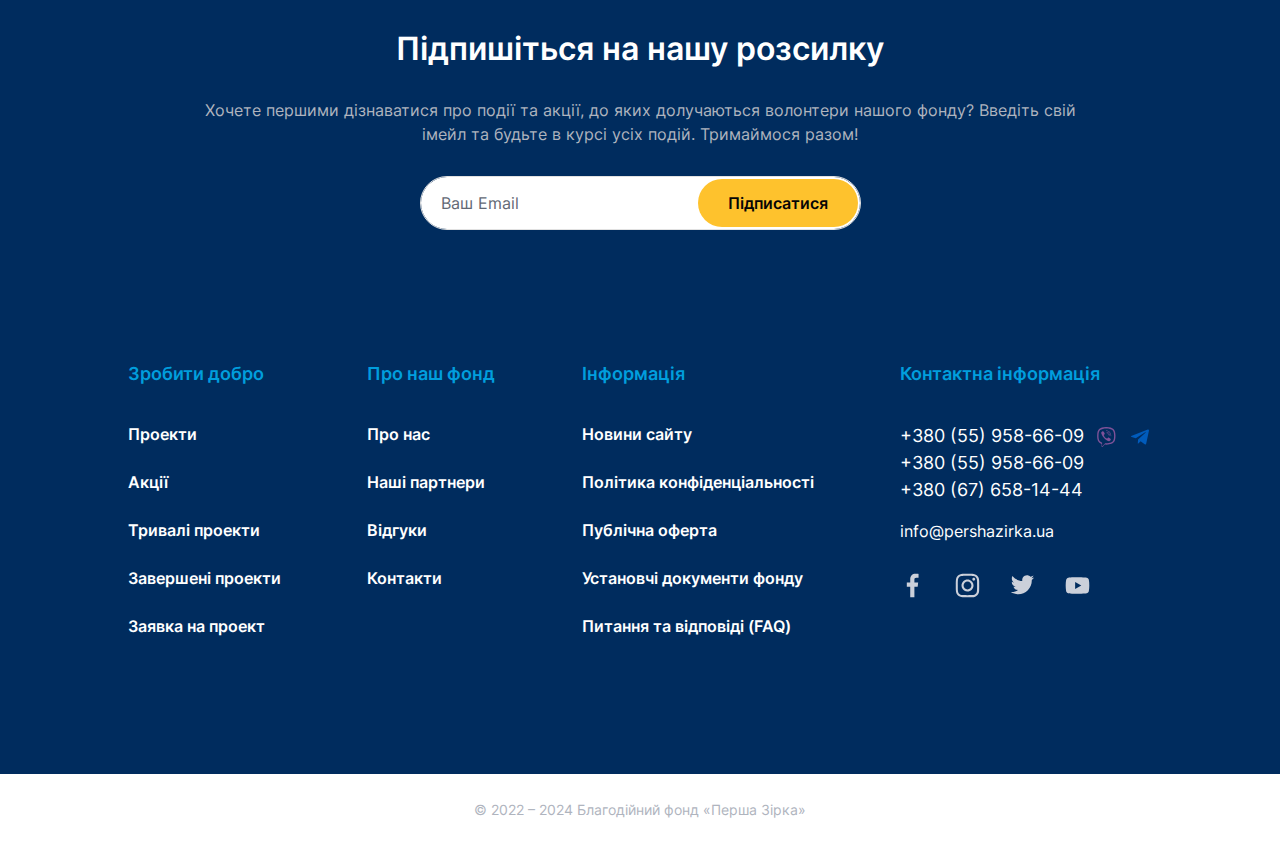
<file: news.html>
<!DOCTYPE html>
<html lang="ru">

<head>
    <meta charset="UTF-8">
    <meta name="theme-color" content="#005BBB">
    <meta name="viewport" content="width=device-width,initial-scale=1,user-scalable=no" />
    <title>Перша Зiрка</title>
    <link rel="shortcut icon" href="assets/img/favicon.png" />
    <link rel="stylesheet" type="text/css" href="assets/css/bootstrap.min.css" />
    <link rel="stylesheet" type="text/css" href="assets/css/slick.css" />
    <link rel="stylesheet" type="text/css" href="assets/css/slick-theme.css" />
    <link rel="stylesheet" type="text/css" href="assets/css/jquery.fancybox.min.css" />
    <link rel="stylesheet" type="text/css" href="assets/css/nice-select.css" />
    <link rel="stylesheet" type="text/css" href="style.css" />

</head>

<body>

    <!-- 
<div class='thetop'></div>
<div class='scrolltop'>
    <div  class='muve-top'></div>
</div>
-->
    <a href="markup.html" class="markup-link">markup</a>

    <header class="header">
        <div class="wrapper">
            <div class="row-custom jcsb aic">
                <div class="header__menu-wrap">
                    <a href="/" class="logo"><img src="assets/img/Logo.svg" alt="" /></a>
                    <nav>
                        <ul>
                            <li class="menu-item-has-children">
                                <a href="about-page.html">Про нас</a>
                                <ul class="sub-menu">
                                    <li><a href="about-page.html">Про наш фонд</a></li>
                                    <li><a href="template-page.html">Наші партнери</a></li>
                                    <li><a href="reviews.html">Відгуки</a></li>
                                    <li><a href="faq.html">Питання та відповіді (FAQ)</a></li>
                                    <li><a href="contacts.html">Контакти</a></li>
                                    <li><a href="template-page.html">Публічна оферта</a></li>
                                    <li><a href="template-page.html">Політика конфіденціальності</a></li>
                                    <li><a href="template-page.html">Установчі документи фонду</a></li>
                                </ul>
                            </li>
                            <li><a href="projects-category.html">Проекти</a></li>
                            <li><a href="reviews.html">Відгуки</a></li>
                            <li><a href="faq.html">FAQ</a></li>
                            <li><a href="contacts.html">Контакти</a></li>
                        </ul>
                        <div class="mob-menu-bot">

                            <a href="#" class="btn btn-primary" data-bs-toggle="modal" data-bs-target="#exampleModal">Підтримати</a>
                        </div>
                    </nav>
                </div>
                <div class="header__info-wrap row-custom aic">
                    <div class="header__phone-wrap">
                        <div class="phone-dropdown">
                            <div class="phone-dropdown__top">
                                <a href="tel:+380 (55) 244-88-09">+380 (55) 244-88-09</a>
                                <svg width="12" height="7" viewBox="0 0 12 7" fill="none" xmlns="http://www.w3.org/2000/svg">
                                    <path d="M11.5897 0.841667C11.5123 0.76356 11.4201 0.701565 11.3185 0.659258C11.217 0.616951 11.1081 0.595169 10.9981 0.595169C10.888 0.595169 10.7791 0.616951 10.6776 0.659258C10.576 0.701565 10.4839 0.76356 10.4064 0.841667L6.58972 4.65833C6.51225 4.73643 6.42009 4.79843 6.31854 4.84074C6.21699 4.88304 6.10807 4.90482 5.99806 4.90482C5.88805 4.90482 5.77912 4.88304 5.67758 4.84074C5.57603 4.79843 5.48386 4.73643 5.40639 4.65833L1.58972 0.841667C1.51225 0.76356 1.42009 0.701565 1.31854 0.659258C1.21699 0.616951 1.10807 0.595169 0.998056 0.595169C0.888046 0.595169 0.779125 0.616951 0.677576 0.659258C0.576026 0.701565 0.483859 0.76356 0.40639 0.841667C0.25118 0.997802 0.164063 1.20901 0.164062 1.42917C0.164063 1.64932 0.25118 1.86053 0.40639 2.01666L4.23139 5.84166C4.70014 6.30982 5.33555 6.57279 5.99806 6.57279C6.66056 6.57279 7.29597 6.30982 7.76472 5.84166L11.5897 2.01666C11.7449 1.86053 11.8321 1.64932 11.8321 1.42917C11.8321 1.20901 11.7449 0.997802 11.5897 0.841667Z" fill="#005BBB" />
                                </svg>
                                <div class="btn-icon btn-mob-phone">
                                    <i class="icon-svg icon-phone"></i>
                                </div>
                            </div>
                            <div class="phone-dropdown__menu">
                                <ul>
                                    <li>
                                        <a href="tel:+380 (55) 958-66-09">+380 (55) 958-66-09</a>
                                        <a href="viber://chat?number=%2B380559586609">
										<img src="assets/img/viber.svg" alt="" />
									</a>
                                        <a href="https://telegram.me/voryag905">
										<img src="assets/img/telegram.svg" alt="" />
									</a>
                                    </li>
                                    <li>
                                        <a href="tel:+380 (55) 958-66-09">+380 (55) 958-66-09</a>
                                    </li>
                                    <li>
                                        <a href="tel:+380 (67) 658-14-44">+380 (67) 658-14-44</a>
                                    </li>
                                </ul>
                                <a href="mailto:info@pershazirka.ua" class="email">
								info@pershazirka.ua
							</a>
                                <a href="#" class="btn btn-primary"  data-bs-toggle="modal" data-bs-target="#formMessage">
								<svg
									width="18"
									height="18"
									viewBox="0 0 18 18"
									fill="none"
									xmlns="http://www.w3.org/2000/svg"
								>
									<path
										d="M17.3411 0.66151C17.0723 0.389356 16.7377 0.191152 16.3699 0.0860478C16.002 -0.0190564 15.6132 -0.0275077 15.2411 0.0615104L3.24115 2.58901C2.55008 2.68379 1.8992 2.96962 1.3618 3.41432C0.824403 3.85902 0.421834 4.44493 0.199431 5.10606C-0.0229726 5.76719 -0.0563773 6.47728 0.102979 7.15637C0.262335 7.83546 0.608122 8.45657 1.1014 8.94976L2.3899 10.2375C2.45964 10.3072 2.51494 10.39 2.55265 10.4811C2.59036 10.5722 2.60973 10.6699 2.60965 10.7685V13.1445C2.6113 13.4786 2.68821 13.808 2.83465 14.1083L2.82865 14.1135L2.84815 14.133C3.06791 14.5749 3.42684 14.9322 3.86965 15.15L3.88915 15.1695L3.8944 15.1635C4.19467 15.31 4.52408 15.3869 4.85815 15.3885H7.23415C7.43294 15.3884 7.62366 15.4671 7.7644 15.6075L9.05215 16.8953C9.39754 17.2445 9.80864 17.5219 10.2617 17.7115C10.7148 17.9011 11.201 17.9992 11.6921 18C12.1015 17.9995 12.508 17.9326 12.8959 17.802C13.551 17.5869 14.1329 17.193 14.5761 16.6648C15.0192 16.1366 15.3059 15.495 15.4039 14.8125L17.9351 2.78626C18.0288 2.41099 18.0233 2.01783 17.9191 1.64533C17.815 1.27284 17.6158 0.933813 17.3411 0.66151V0.66151ZM3.4519 9.17851L2.16265 7.89076C1.86244 7.59778 1.65203 7.22525 1.55611 6.81688C1.4602 6.40851 1.48276 5.98126 1.62115 5.58526C1.75532 5.179 2.00335 4.81983 2.33575 4.55046C2.66814 4.28109 3.07091 4.11285 3.49615 4.06576L15.3769 1.56451L4.10815 12.8348V10.7685C4.10929 10.4733 4.05187 10.1807 3.93923 9.9078C3.82659 9.63488 3.66095 9.38701 3.4519 9.17851V9.17851ZM13.9301 14.556C13.8726 14.9703 13.7007 15.3603 13.4337 15.6822C13.1668 16.0042 12.8154 16.2454 12.419 16.3788C12.0226 16.5121 11.5969 16.5324 11.1896 16.4372C10.7823 16.342 10.4097 16.1352 10.1134 15.84L8.8234 14.55C8.61518 14.3406 8.36751 14.1746 8.09472 14.0616C7.82192 13.9486 7.52943 13.8908 7.23415 13.8915H5.1679L16.4381 2.62501L13.9301 14.556Z"
										fill="#0B305D"
									/>
								</svg>
								<span>Написати повідомлення</span>
							</a>
                            </div>
                        </div>
                    </div>
                    <div class="header__lang-wrap">
                        <div class="lang-dropdown">
                            <div class="lang-dropdown__top btn-icon">
                                <img src="assets/img/Ukraine.svg" alt="" />
						</div>
                                <div class="lang-dropdown__menu">
                                    <ul>
                                        <li>
                                            <a href="#ua">
										<img src="assets/img/Ukraine.svg" alt="" />
										<span>Українська</span>
									</a>
                                        </li>
                                        <li>
                                            <a href="#uk">
										<img src="assets/img/UK.svg" alt="" />
										<span>English</span>
									</a>
                                        </li>
                                        <li>
                                            <a href="#uk">
										<img src="assets/img/UK.svg" alt="" />
										<span>English</span>
									</a>
                                        </li>
                                    </ul>
                                </div>
                            </div>
                        </div>
                        <a href="page-404.html" class="login btn-icon d-none">
					<svg
						width="20"
						height="20"
						viewBox="0 0 20 20"
						fill="none"
						xmlns="http://www.w3.org/2000/svg"
					>
						<g clip-path="url(#clip0_183_5966)">
							<path
								d="M10 9.99995C10.9889 9.99995 11.9556 9.7067 12.7779 9.1573C13.6001 8.60789 14.241 7.827 14.6194 6.91337C14.9978 5.99974 15.0969 4.9944 14.9039 4.0245C14.711 3.05459 14.2348 2.16368 13.5355 1.46441C12.8363 0.765152 11.9454 0.288949 10.9755 0.0960224C10.0055 -0.0969037 9.00021 0.00211302 8.08658 0.380551C7.17295 0.758989 6.39206 1.39985 5.84265 2.2221C5.29324 3.04434 5 4.01104 5 4.99995C5.00132 6.32563 5.52853 7.59663 6.46593 8.53402C7.40332 9.47142 8.67432 9.99863 10 9.99995ZM10 1.66662C10.6593 1.66662 11.3037 1.86211 11.8519 2.22838C12.4001 2.59466 12.8273 3.11525 13.0796 3.72434C13.3319 4.33343 13.3979 5.00365 13.2693 5.65025C13.1407 6.29685 12.8232 6.8908 12.357 7.35697C11.8908 7.82315 11.2969 8.14062 10.6503 8.26923C10.0037 8.39785 9.33348 8.33184 8.72439 8.07955C8.1153 7.82726 7.59471 7.40001 7.22844 6.85185C6.86216 6.30369 6.66667 5.65922 6.66667 4.99995C6.66667 4.11589 7.01786 3.26805 7.64298 2.64293C8.2681 2.01781 9.11595 1.66662 10 1.66662Z"
								fill="#0B305D"
							/>
							<path
								d="M10 11.6672C8.01155 11.6694 6.10518 12.4603 4.69914 13.8663C3.29309 15.2724 2.50221 17.1787 2.5 19.1672C2.5 19.3882 2.5878 19.6002 2.74408 19.7564C2.90036 19.9127 3.11232 20.0005 3.33333 20.0005C3.55435 20.0005 3.76631 19.9127 3.92259 19.7564C4.07887 19.6002 4.16667 19.3882 4.16667 19.1672C4.16667 17.6201 4.78125 16.1363 5.87521 15.0424C6.96917 13.9484 8.4529 13.3338 10 13.3338C11.5471 13.3338 13.0308 13.9484 14.1248 15.0424C15.2188 16.1363 15.8333 17.6201 15.8333 19.1672C15.8333 19.3882 15.9211 19.6002 16.0774 19.7564C16.2337 19.9127 16.4457 20.0005 16.6667 20.0005C16.8877 20.0005 17.0996 19.9127 17.2559 19.7564C17.4122 19.6002 17.5 19.3882 17.5 19.1672C17.4978 17.1787 16.7069 15.2724 15.3009 13.8663C13.8948 12.4603 11.9884 11.6694 10 11.6672Z"
								fill="#0B305D"
							/>
						</g>
						<defs>
							<clipPath id="clip0_183_5966">
								<rect width="20" height="20" fill="white" />
							</clipPath>
						</defs>
					</svg>
				</a>
                        <a href="#" class="btn btn-primary" data-bs-toggle="modal" data-bs-target="#exampleModal">Підтримати</a>
                        <div class="btn-menu">
                            <span></span>
                            <span></span>
                            <span></span>
                        </div>
                    </div>
                </div>
            </div>
    </header>

    <main class="news">
        <div class="wrapper">
            <div class="breadcrumb">
                <span>
      <span>
        <a href="index.html">Головна </a> / <span><a href="projects-category.html">Проекти</a> /
          <span><a href="project-item.html">«Благодійна шафа»</a> / 
            <span class="breadcrumb_last">Про нас</span></span></span></span></span>
            </div>
        </div>

        <h1 class="title-icon">
        <i class="icon-svg icon-title"></i>
        <span>Новини центру</span>
    </h1>
        <div class="template-grid">
            <div class="wrapper">
                <div class="row">
                    <div class="col-md-6 col-lg-4">
                        <div class="item-project item-project--news">
                            <a href="article.html" class="item-project__img">
                            <img src="./assets/img/proj-item-1.png" alt="" />
                        </a>
                            <div class="item-project__info-wrap">
                                <div class="item-project__views">
                                    <span>2 години тому</span>
                                    <span><i class="icon-svg icon-eye"></i> 812 </span>
                                </div>
                                <div class="item-project__title">
                                    <a href="article.html">Збір коштів на прихисток для біжинців на Вінничині</a>
                                </div>
                                <p class="item-project__descr">
                                    Майже місяць триває війна і мужній спротив українського народу. Це
                                    час, який показав, що наша воля, наша любов до свободи та
                                </p>
                            </div>
                        </div>
                    </div>
                    <div class="col-md-6 col-lg-4">
                        <div class="item-project item-project--news">
                            <a href="article.html" class="item-project__img">
                    <img src="./assets/img/proj-item-2.png" alt="" />
                </a>
                            <div class="item-project__info-wrap">
                                <div class="item-project__views">
                                    <span>2 години тому</span>
                                    <span><i class="icon-svg icon-eye"></i> 312 </span>
                                </div>
                                <div class="item-project__title">
                                    <a href="article.html">Збір коштів на прихисток для біжинців на Вінничині</a>
                                </div>
                                <p class="item-project__descr">
                                    Майже місяць триває війна і мужній спротив українського народу. Це
                                    час, який показав, що наша воля, наша любов до свободи та
                                </p>
                            </div>
                        </div>
                    </div>
                    <div class="col-md-6 col-lg-4">
                        <div class="item-project item-project--news">
                            <a href="article.html" class="item-project__img">
                    <img src="./assets/img/proj-item-3.png" alt="" />
                </a>
                            <div class="item-project__info-wrap">
                                <div class="item-project__views">
                                    <span>2 години тому</span>
                                    <span><i class="icon-svg icon-eye"></i> 312 </span>
                                </div>
                                <div class="item-project__title">
                                    <a href="article.html">Збір коштів на прихисток для біжинців на Вінничині</a>
                                </div>
                                <p class="item-project__descr">
                                    Майже місяць триває війна і мужній спротив українського народу. Це
                                    час, який показав, що наша воля, наша любов до свободи та
                                </p>
                            </div>
                        </div>
                    </div>
                    <div class="col-md-6 col-lg-4">
                        <div class="item-project item-project--news">
                            <a href="article.html" class="item-project__img">
                    <img src="./assets/img/proj-item-4.png" alt="" />
                </a>
                            <div class="item-project__info-wrap">
                                <div class="item-project__views">
                                    <span>2 години тому</span>
                                    <span><i class="icon-svg icon-eye"></i> 312 </span>
                                </div>
                                <div class="item-project__title">
                                    <a href="article.html">Збір коштів на прихисток для біжинців на Вінничині</a>
                                </div>
                                <p class="item-project__descr">
                                    Майже місяць триває війна і мужній спротив українського народу. Це
                                    час, який показав, що наша воля, наша любов до свободи та
                                </p>
                            </div>
                        </div>
                    </div>
                    <div class="col-md-6 col-lg-4">
                        <div class="item-project item-project--news">
                            <a href="article.html" class="item-project__img">
                    <img src="./assets/img/proj-item-5.png" alt="" />
                </a>
                            <div class="item-project__info-wrap">
                                <div class="item-project__views">
                                    <span>2 години тому</span>
                                    <span><i class="icon-svg icon-eye"></i> 312 </span>
                                </div>
                                <div class="item-project__title">
                                    <a href="article.html">Збір коштів на прихисток для біжинців на Вінничині</a>
                                </div>
                                <p class="item-project__descr">
                                    Майже місяць триває війна і мужній спротив українського народу. Це
                                    час, який показав, що наша воля, наша любов до свободи та
                                </p>
                            </div>
                        </div>
                    </div>
                    <div class="col-md-6 col-lg-4">
                        <div class="item-project item-project--news">
                            <a href="article.html" class="item-project__img">
                    <img src="./assets/img/proj-item-6.png" alt="" />
                </a>
                            <div class="item-project__info-wrap">
                                <div class="item-project__views">
                                    <span>2 години тому</span>
                                    <span><i class="icon-svg icon-eye"></i> 312 </span>
                                </div>
                                <div class="item-project__title">
                                    <a href="article.html">Збір коштів на прихисток для біжинців на Вінничині</a>
                                </div>
                                <p class="item-project__descr">
                                    Майже місяць триває війна і мужній спротив українського народу. Це
                                    час, який показав, що наша воля, наша любов до свободи та
                                </p>
                            </div>
                        </div>
                    </div>
                    <div class="col-md-6 col-lg-4">
                        <div class="item-project item-project--news">
                            <a href="article.html" class="item-project__img">
                    <img src="./assets/img/proj-item-7.png" alt="" />
                </a>
                            <div class="item-project__info-wrap">
                                <div class="item-project__views">
                                    <span>2 години тому</span>
                                    <span><i class="icon-svg icon-eye"></i> 312 </span>
                                </div>
                                <div class="item-project__title">
                                    <a href="article.html">Збір коштів на прихисток для біжинців на Вінничині</a>
                                </div>
                                <p class="item-project__descr">
                                    Майже місяць триває війна і мужній спротив українського народу. Це
                                    час, який показав, що наша воля, наша любов до свободи та
                                </p>
                            </div>
                        </div>
                    </div>
                    <div class="col-md-6 col-lg-4">
                        <div class="item-project item-project--news">
                            <a href="article.html" class="item-project__img">
                    <img src="./assets/img/proj-item-8.png" alt="" />
                </a>
                            <div class="item-project__info-wrap">
                                <div class="item-project__views">
                                    <span>2 години тому</span>
                                    <span><i class="icon-svg icon-eye"></i> 312 </span>
                                </div>
                                <div class="item-project__title">
                                    <a href="article.html">Збір коштів на прихисток для біжинців на Вінничині</a>
                                </div>
                                <p class="item-project__descr">
                                    Майже місяць триває війна і мужній спротив українського народу. Це
                                    час, який показав, що наша воля, наша любов до свободи та
                                </p>
                            </div>
                        </div>
                    </div>
                    <div class="col-md-6 col-lg-4">
                        <div class="item-project item-project--news">
                            <a href="article.html" class="item-project__img">
                    <img src="./assets/img/proj-item-9.png" alt="" />
                </a>
                            <div class="item-project__info-wrap">
                                <div class="item-project__views">
                                    <span>2 години тому</span>
                                    <span><i class="icon-svg icon-eye"></i> 312 </span>
                                </div>
                                <div class="item-project__title">
                                    <a href="article.html">Збір коштів на прихисток для біжинців на Вінничині</a>
                                </div>
                                <p class="item-project__descr">
                                    Майже місяць триває війна і мужній спротив українського народу. Це
                                    час, який показав, що наша воля, наша любов до свободи та
                                </p>
                            </div>
                        </div>
                    </div>
                </div>
            </div>
        </div>










        <div class="wp-pagenavi">
            <a class="first" href="#">&nbsp;</a>
            <a class="previouspostslink" rel="prev" href="#"></a>
            <a class="page smaller" href="#">1</a>
            <!--    <a class="page smaller" href="#">2</a>-->
            <span class="extend">...</span>
            <a class="page smaller" href="#">7</a>
            <span class="current">8</span>
            <a class="page larger" href="#">9</a>
            <span class="extend">...</span>
            <!--    <a class="page smaller" href="#">14</a>-->
            <a class="page smaller" href="#">15</a>
            <a class="nextpostslink" rel="next" href="#">&nbsp;</a>
            <a class="last" href="#">&nbsp;</a>
        </div>

        <section class="project-slider">
            <div class="wrapper">
                <h2 class="title-icon">

            <span>Схожі проекти</span>
        </h2>

                <div class="slider-project slider-def slider-def-three-el">
                    <div class="item-project">
                        <a href="project-item.html" class="item-project__img">
                    <img src="./assets/img/proj-item-1.png" alt="" />
                </a>
                        <div class="item-project__info-wrap">
                            <div class="item-project__title">
                                <a href="project-item.html">Збір коштів на прихисток для біжинців на Вінничині</a>
                                <div class="progress">
                                    <svg xmlns="http://www.w3.org/2000/svg" viewBox="0 0 60 60" height="60" width="60" data-value="55">
                                        <circle class="bg" cx="30" cy="30" r="25" fill="none" stroke="#EDF1F4" stroke-miterlimit="10" />
                                        <circle class="meter" cx="30" cy="30" r="25" fill="none" stroke="#FFD018" stroke-dashoffset="157" stroke-dasharray="157" stroke-miterlimit="10" />
                                    </svg>
                                </div>
                            </div>
                            <div class="item-project__wrap-sum">
                                <div class="item-project__wrap-sum-from">
                                    <span>Мета:</span>
                                    <span>850 000 грн</span>
                                </div>
                                <div class="item-project__wrap-sum-to">
                                    <span>Зібрано:</span>
                                    <b>0 грн</b>
                                </div>
                            </div>
                            <div class="item-project__date">
                                <span>0 долучилися</span>
                                <span>Серпень – вересень 2022</span>
                            </div>
                        </div>
                    </div>
                    <div class="item-project">
                        <a href="project-item.html" class="item-project__img">
                    <img src="./assets/img/proj-item-2.png" alt="" />
                </a>
                        <div class="item-project__info-wrap">
                            <div class="item-project__title">
                                <a href="project-item.html">Допомога захисникам та захисницям України</a>
                                <div class="progress">
                                    <svg xmlns="http://www.w3.org/2000/svg" viewBox="0 0 60 60" height="60" width="60" data-value="44">
                                        <circle class="bg" cx="30" cy="30" r="25" fill="none" stroke="#EDF1F4" stroke-miterlimit="10" />
                                        <circle class="meter" cx="30" cy="30" r="25" fill="none" stroke="#FFD018" stroke-dashoffset="157" stroke-dasharray="157" stroke-miterlimit="10" />
                                    </svg>
                                </div>
                            </div>
                            <div class="item-project__wrap-sum">
                                <div class="item-project__wrap-sum-from">
                                    <span>Мета:</span>
                                    <span>1 980 000 грн</span>
                                </div>
                                <div class="item-project__wrap-sum-to">
                                    <span>Зібрано:</span>
                                    <b>1 485 000 грн</b>
                                </div>
                            </div>
                            <div class="item-project__date">
                                <span>0 долучилися</span>
                                <span class="item-project__date-now">Триває зараз</span>
                            </div>
                        </div>
                    </div>
                    <div class="item-project">
                        <a href="project-item.html" class="item-project__img">
                    <img src="./assets/img/proj-item-3.png" alt="" />
                </a>
                        <div class="item-project__info-wrap">
                            <div class="item-project__title">
                                <a href="project-item.html">Збір коштів на прихисток для біжинців на Вінничині</a>
                                <div class="progress">
                                    <svg xmlns="http://www.w3.org/2000/svg" viewBox="0 0 60 60" height="60" width="60" data-value="25">
                                        <circle class="bg" cx="30" cy="30" r="25" fill="none" stroke="#EDF1F4" stroke-miterlimit="10" />
                                        <circle class="meter" cx="30" cy="30" r="25" fill="none" stroke="#FFD018" stroke-dashoffset="157" stroke-dasharray="157" stroke-miterlimit="10" />
                                    </svg>
                                </div>
                            </div>
                            <div class="item-project__wrap-sum">
                                <div class="item-project__wrap-sum-from">
                                    <span>Мета:</span>
                                    <span>850 000 грн</span>
                                </div>
                                <div class="item-project__wrap-sum-to">
                                    <span>Зібрано:</span>
                                    <b>0 грн</b>
                                </div>
                            </div>
                            <div class="item-project__date">
                                <span>0 долучилися</span>
                                <span>Серпень – вересень 2022</span>
                            </div>
                        </div>
                    </div>
                    <div class="item-project">
                        <a href="project-item.html" class="item-project__img">
                    <img src="./assets/img/proj-item-4.png" alt="" />
                </a>
                        <div class="item-project__info-wrap">
                            <div class="item-project__title">
                                <a href="project-item.html">Допомога захисникам та захисницям України</a>
                                <div class="progress">
                                    <svg xmlns="http://www.w3.org/2000/svg" viewBox="0 0 60 60" height="60" width="60" data-value="100">
                                        <circle class="bg" cx="30" cy="30" r="25" fill="none" stroke="#EDF1F4" stroke-miterlimit="10" />
                                        <circle class="meter" cx="30" cy="30" r="25" fill="none" stroke="#FFD018" stroke-dashoffset="157" stroke-dasharray="157" stroke-miterlimit="10" />
                                    </svg>
                                </div>
                            </div>
                            <div class="item-project__wrap-sum">
                                <div class="item-project__wrap-sum-from">
                                    <span>Мета:</span>
                                    <span>1 980 000 грн</span>
                                </div>
                                <div class="item-project__wrap-sum-to">
                                    <span>Зібрано:</span>
                                    <b>1 485 000 грн</b>
                                </div>
                            </div>
                            <div class="item-project__date">
                                <span>0 долучилися</span>
                                <span class="item-project__date-now">Триває зараз</span>
                            </div>
                        </div>
                    </div>
                </div>
                <a href="projects-category.html" class="btn btn-primary">
            <i class="icon-svg icon-search-heart"></i>
            <span>Показати більше проектів</span>
        </a>
            </div>
        </section>
        <section class="subscribe">
            <img src="./assets/img/sub-bg.png" alt="" />
            <div class="subscribe__content">
                <div class="wrapper">
                    <div class="title-icon">Підпишіться на нашу розсилку</div>
                    <p class="title-descr">
                        Хочете першими дізнаватися про події та акції, до яких долучаються
                        волонтери нашого фонду? Введіть свій імейл та будьте в курсі усіх
                        подій. Тримаймося разом!
                    </p>
                    <div class="form-subscribe">
                        <form action="">
                            <input type="email" placeholder="Ваш Email" />
                            <button class="btn btn-primary">Підписатися</button>
                        </form>
                    </div>
                </div>
            </div>
        </section>
    </main>

    <footer class="footer">

        <div class="wrapper">
            <div class="row-custom jcsb">
                <div class="footer__col">
                    <div class="footer__title">Зробити добро</div>
                    <div class="footer__menu">
                        <ul>
                            <li><a href="projects-category.html">Проекти</a></li>
                            <li><a href="actions.html">Акції</a></li>
                            <li><a href="projects-category.html">Тривалі проекти</a></li>
                            <li><a href="projects-category.html">Завершені проекти</a></li>
                            <li><a href="#" data-bs-toggle="modal" data-bs-target="#formRequest">Заявка на проект</a></li>
                        </ul>
                    </div>

                </div>
                <div class="footer__col">
                    <div class="footer__title">Про наш фонд</div>
                    <div class="footer__menu">
                        <ul>
                            <li><a href="about-page.html">Про нас</a></li>
                            <li><a href="template-page.html">Наші партнери</a></li>
                            <li><a href="reviews.html">Відгуки</a></li>
                            <li><a href="contacts.html">Контакти</a></li>
                        </ul>
                    </div>

                </div>
                <div class="footer__col">
                    <div class="footer__title">Інформація</div>
                    <div class="footer__menu">
                        <ul>
                            <li><a href="news.html">Новини сайту</a></li>
                            <li><a href="template-page.html">Політика конфіденціальності</a></li>
                            <li><a href="template-page.html">Публічна оферта</a></li>
                            <li><a href="template-page.html">Установчі документи фонду</a></li>
                            <li><a href="faq.html">Питання та відповіді (FAQ)</a></li>
                        </ul>
                    </div>

                </div>
                <div class="footer__col">
                    <div class="footer__title">Контактна інформація</div>
                    <div class="footer__info">
                        <ul class="footer__phones">
                            <li>
                                <a href="tel:+380 (55) 958-66-09">+380 (55) 958-66-09</a>
                                <a href="viber://chat?number=%2B380559586609">
								<img src="assets/img/viber.svg" alt="" />
							</a>
                                <a href="https://telegram.me/voryag905">
								<img src="assets/img/telegram.svg" alt="" />
							</a>
                            </li>
                            <li>
                                <a href="tel:+380 (55) 958-66-09">+380 (55) 958-66-09</a>
                            </li>
                            <li>
                                <a href="tel:+380 (67) 658-14-44">+380 (67) 658-14-44</a>
                            </li>
                        </ul>
                        <a href="mailto:info@pershazirka.ua" class="email">
						info@pershazirka.ua
					</a>
                        <ul class="soc-icons">
                            <li><a href="#"><i class="icon-svg icon-facebook"></i></a></li>
                            <li><a href="#"><i class="icon-svg icon-insta"></i></a></li>
                            <li><a href="#"><i class="icon-svg icon-twitter"></i></a></li>
                            <li><a href="#"><i class="icon-svg icon-youtube"></i></a></li>
                        </ul>
                    </div>

                </div>
            </div>
        </div>
        <div class="footer__copy">© 2022 – 2024 Благодійний фонд «Перша Зірка»</div>
    </footer>
    <!-- Modal -->
    <div class="modal fade" id="exampleModal" tabindex="-1" aria-labelledby="exampleModalLabel" aria-hidden="true">
        <div class="modal-dialog">
            <div class="modal-content">

                <div class="modal-body">
                    <button type="button" class="btn-close" data-bs-dismiss="modal" aria-label="Close"></button>
                    <div class="form-tab">
                        <div class="form-tab__tabs">

                            <div class="btn-tab btn-tab--active">Я хочу допомогти</div>
                        </div>
                        <p class="form-tab__descr"><span>*</span> усі поля обов’язкові</p>
                        <form action="">
                            <div class="input-wrap">
                                <input type="text" placeholder="Як до вас звертатися?" />
                                <div class="icon-wrap">
                                    <i class="icon-svg icon-user-inp"> </i>
                                    <div class="note">
                                        Ваші ім’я та прізвище. Більше даних ви можете ввести у
                                        приватному кабінеті. Для авторизації натисніть на іконку “Вхід у
                                        шапці сайту”
                                    </div>
                                </div>
                            </div>
                            <div class="input-wrap">
                                <input type="tel" placeholder="Ваш номер телефону" />
                                <div class="icon-wrap">
                                    <i class="icon-svg icon-phone-inp"> </i>
                                    <div class="note">
                                        Ваші ім’я та прізвище. Більше даних ви можете ввести у
                                        приватному кабінеті. Для авторизації натисніть на іконку “Вхід у
                                        шапці сайту”
                                    </div>
                                </div>
                            </div>
                            <select class="select">
                                <option data-display="Де ви плануєте провести подію?" disabled>
                                    Де ви плануєте провести подію?
                                </option>
                                <option value="1">Подія 1</option>
                                <option value="2">Подія 2</option>
                                <option value="3">Подія 3</option>
                                <option value="4">Подія 4</option>
                            </select>
                            <select class="select">
                                <option data-display="Яку допомогу ви плануєте?" disabled>
                                    Яку допомогу ви плануєте?
                                </option>
                                <option value="Хворим дітям">Хворим дітям</option>
                                <option value="Збройним силам України">
                                    Збройним силам України
                                </option>
                                <option value="Вимушеним переселенцям">
                                    Вимушеним переселенцям
                                </option>
                                <option value="Літнім людям">Літнім людям</option>
                                <option value="Інше">Вуличним тваринам</option>
                            </select>
                            <textarea placeholder="Опишіть свій проект"></textarea>
                            <input type="hidden" value="Я хочу допомогти" />
                            <button class="btn btn-primary">
                                <i class="icon-svg icon-plus"></i>
                                <span>Зробити внесок</span>
                            </button>
                        </form>
                    </div>
                </div>

            </div>
        </div>
    </div>


    <!-- Modal -->
    <div class="modal fade" id="leaveFeedback" tabindex="-1" aria-labelledby="leaveFeedbackLabel" aria-hidden="true">
        <div class="modal-dialog">
            <div class="modal-content">

                <div class="modal-body">
                    <button type="button" class="btn-close" data-bs-dismiss="modal" aria-label="Close"></button>
                    <div class="form-tab">
                        <div class="form-tab__tabs">

                            <div class="btn-tab btn-tab--active">Я хочу залишити відгук</div>
                        </div>
                        <p class="form-tab__descr"><span>*</span> усі поля обов’язкові</p>
                        <form action="">
                            <div class="input-wrap">
                                <input type="text" placeholder="Як до вас звертатися?" />
                                <div class="icon-wrap">
                                    <i class="icon-svg icon-user-inp"> </i>
                                    <div class="note">
                                        Ваші ім’я та прізвище.
                                    </div>
                                </div>
                            </div>
                            <div class="input-wrap">
                                <input type="tel" placeholder="Ваш номер телефону" />
                                <div class="icon-wrap">
                                    <i class="icon-svg icon-phone-inp"> </i>
                                    <div class="note">
                                        Введіть свій номер телефону
                                    </div>
                                </div>
                            </div>

                            <textarea placeholder="Опишіть свій проект"></textarea>
                            <input type="hidden" value="Я хочу допомогти" />
                            <button class="btn btn-primary">
                                <i class="icon-svg icon-plus"></i>
                                <span>Залишити відгук</span>
                            </button>
                        </form>
                    </div>
                </div>
            </div>
        </div>
    </div>

    <!-- Modal -->
    <div class="modal fade" id="formRequest" tabindex="-1" aria-labelledby="formRequestLabel" aria-hidden="true">
        <div class="modal-dialog">
            <div class="modal-content">

                <div class="modal-body">
                    <button type="button" class="btn-close" data-bs-dismiss="modal" aria-label="Close"></button>
                    <div class="form-tab">
                        <div class="form-tab__tabs">

                            <div class="btn-tab btn-tab--active">я хочу запропонувати заявку на проект</div>
                        </div>
                        <p class="form-tab__descr"><span>*</span> усі поля обов’язкові</p>
                        <form action="">
                            <div class="input-wrap">
                                <input type="text" placeholder="Як до вас звертатися?" />
                                <div class="icon-wrap">
                                    <i class="icon-svg icon-user-inp"> </i>
                                    <div class="note">
                                        Ваші ім’я та прізвище.
                                    </div>
                                </div>
                            </div>
                            <div class="input-wrap">
                                <input type="tel" placeholder="Ваш номер телефону" />
                                <div class="icon-wrap">
                                    <i class="icon-svg icon-phone-inp"> </i>
                                    <div class="note">
                                        Введіть свій номер телефону
                                    </div>
                                </div>
                            </div>

                            <textarea placeholder="Опишіть свій проект"></textarea>
                            <input type="hidden" value="Зробити заявку на проект" />
                            <button class="btn btn-primary">
                                <i class="icon-svg icon-plus"></i>
                                <span>Зробити заявку</span>
                            </button>
                        </form>
                    </div>
                </div>
            </div>
        </div>
    </div>



    <!-- Modal -->
    <div class="modal fade" id="formMessage" tabindex="-1" aria-labelledby="formMessageLabel" aria-hidden="true">
        <div class="modal-dialog">
            <div class="modal-content">

                <div class="modal-body">
                    <button type="button" class="btn-close" data-bs-dismiss="modal" aria-label="Close"></button>
                    <div class="form-tab">
                        <div class="form-tab__tabs">

                            <div class="btn-tab btn-tab--active">я хочу написати повідомлення</div>
                        </div>
                        <p class="form-tab__descr"><span>*</span> усі поля обов’язкові</p>
                        <form action="">
                            <div class="input-wrap">
                                <input type="text" placeholder="Як до вас звертатися?" />
                                <div class="icon-wrap">
                                    <i class="icon-svg icon-user-inp"> </i>
                                    <div class="note">
                                        Ваші ім’я та прізвище.
                                    </div>
                                </div>
                            </div>
                            <div class="input-wrap">
                                <input type="tel" placeholder="Ваш номер телефону" />
                                <div class="icon-wrap">
                                    <i class="icon-svg icon-phone-inp"> </i>
                                    <div class="note">
                                        Введіть свій номер телефону
                                    </div>
                                </div>
                            </div>

                            <textarea placeholder="Опишіть свій проект"></textarea>
                            <input type="hidden" value="Відправити повідомлення" />
                            <button class="btn btn-primary">
                                <i class="icon-svg icon-plus"></i>
                                <span>Відправити повідомлення</span>
                            </button>
                        </form>
                    </div>
                </div>
            </div>
        </div>
    </div>

    <script src="assets/js/library.min.js"></script>
    <script src="assets/js/custom.js"></script>
</body>

</html>
</file>
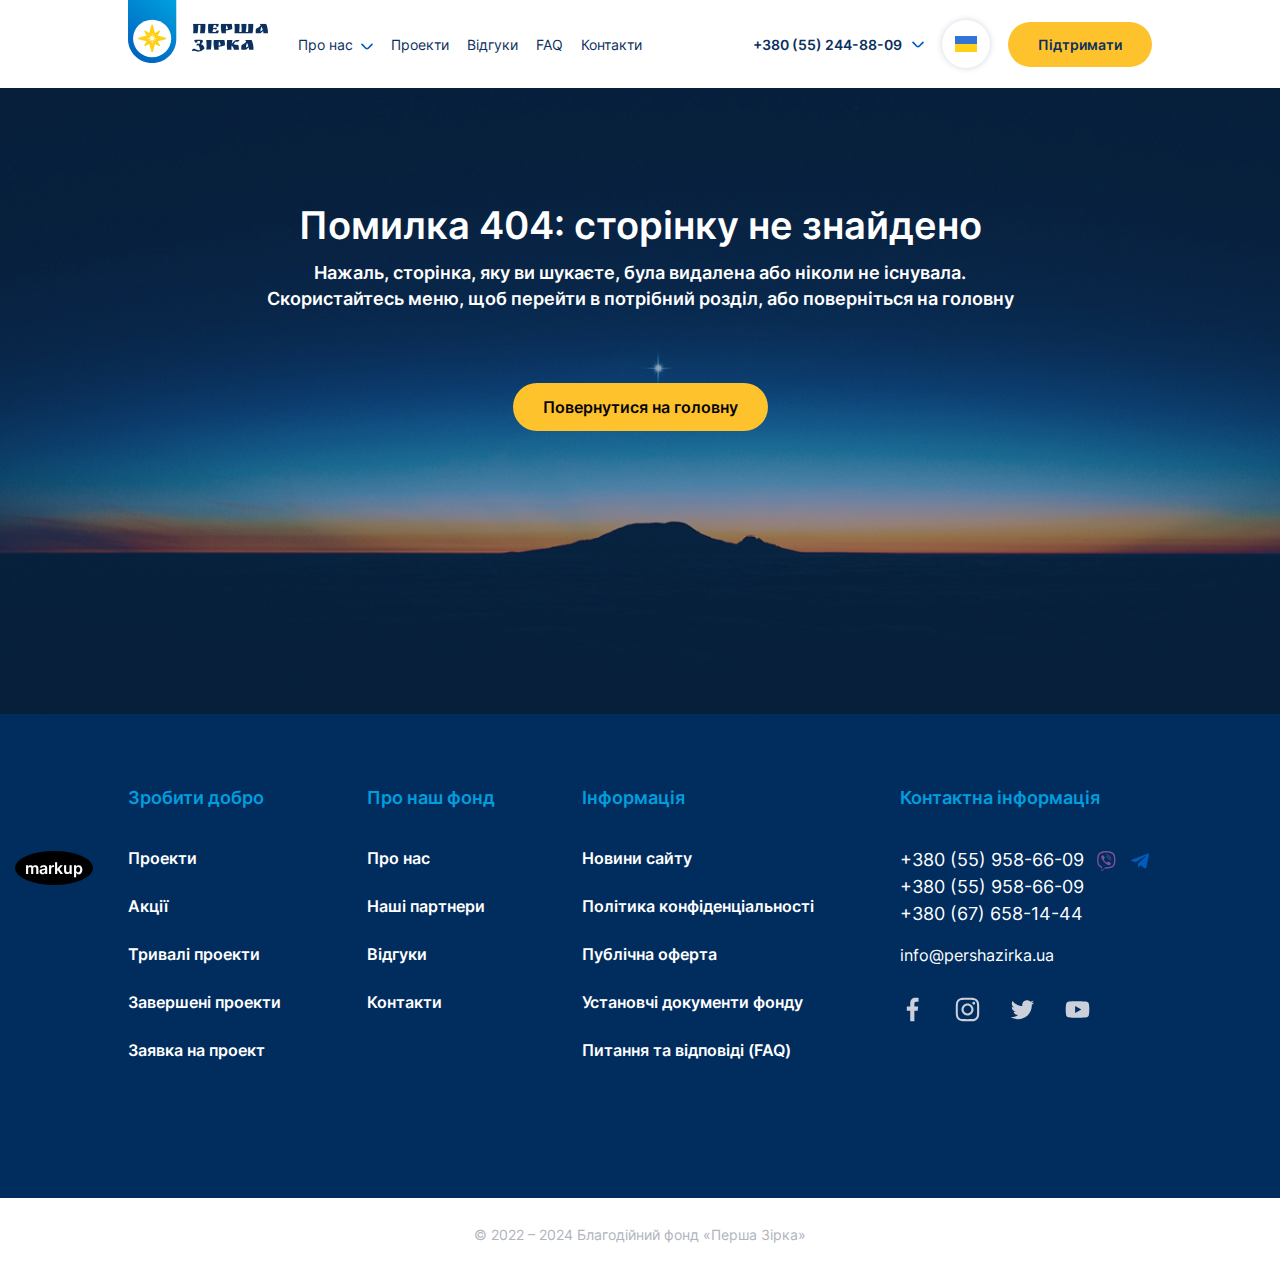
<file: page-404.html>
<!DOCTYPE html>
<html lang="ru">

<head>
    <meta charset="UTF-8">
    <meta name="theme-color" content="#005BBB">
    <meta name="viewport" content="width=device-width,initial-scale=1,user-scalable=no" />
    <title>Перша Зiрка</title>
    <link rel="shortcut icon" href="assets/img/favicon.png" />
    <link rel="stylesheet" type="text/css" href="assets/css/bootstrap.min.css" />
    <link rel="stylesheet" type="text/css" href="assets/css/slick.css" />
    <link rel="stylesheet" type="text/css" href="assets/css/slick-theme.css" />
    <link rel="stylesheet" type="text/css" href="assets/css/jquery.fancybox.min.css" />
    <link rel="stylesheet" type="text/css" href="assets/css/nice-select.css" />
    <link rel="stylesheet" type="text/css" href="style.css" />

</head>

<body>

    <!-- 
<div class='thetop'></div>
<div class='scrolltop'>
    <div  class='muve-top'></div>
</div>
-->
    <a href="markup.html" class="markup-link">markup</a>

    <header class="header">
        <div class="wrapper">
            <div class="row-custom jcsb aic">
                <div class="header__menu-wrap">
                    <a href="/" class="logo"><img src="assets/img/Logo.svg" alt="" /></a>
                    <nav>
                        <ul>
                            <li class="menu-item-has-children">
                                <a href="about-page.html">Про нас</a>
                                <ul class="sub-menu">
                                    <li><a href="about-page.html">Про наш фонд</a></li>
                                    <li><a href="template-page.html">Наші партнери</a></li>
                                    <li><a href="reviews.html">Відгуки</a></li>
                                    <li><a href="faq.html">Питання та відповіді (FAQ)</a></li>
                                    <li><a href="contacts.html">Контакти</a></li>
                                    <li><a href="template-page.html">Публічна оферта</a></li>
                                    <li><a href="template-page.html">Політика конфіденціальності</a></li>
                                    <li><a href="template-page.html">Установчі документи фонду</a></li>
                                </ul>
                            </li>
                            <li><a href="projects-category.html">Проекти</a></li>
                            <li><a href="reviews.html">Відгуки</a></li>
                            <li><a href="faq.html">FAQ</a></li>
                            <li><a href="contacts.html">Контакти</a></li>
                        </ul>
                        <div class="mob-menu-bot">

                            <a href="#" class="btn btn-primary" data-bs-toggle="modal" data-bs-target="#exampleModal">Підтримати</a>
                        </div>
                    </nav>
                </div>
                <div class="header__info-wrap row-custom aic">
                    <div class="header__phone-wrap">
                        <div class="phone-dropdown">
                            <div class="phone-dropdown__top">
                                <a href="tel:+380 (55) 244-88-09">+380 (55) 244-88-09</a>
                                <svg width="12" height="7" viewBox="0 0 12 7" fill="none" xmlns="http://www.w3.org/2000/svg">
                                    <path d="M11.5897 0.841667C11.5123 0.76356 11.4201 0.701565 11.3185 0.659258C11.217 0.616951 11.1081 0.595169 10.9981 0.595169C10.888 0.595169 10.7791 0.616951 10.6776 0.659258C10.576 0.701565 10.4839 0.76356 10.4064 0.841667L6.58972 4.65833C6.51225 4.73643 6.42009 4.79843 6.31854 4.84074C6.21699 4.88304 6.10807 4.90482 5.99806 4.90482C5.88805 4.90482 5.77912 4.88304 5.67758 4.84074C5.57603 4.79843 5.48386 4.73643 5.40639 4.65833L1.58972 0.841667C1.51225 0.76356 1.42009 0.701565 1.31854 0.659258C1.21699 0.616951 1.10807 0.595169 0.998056 0.595169C0.888046 0.595169 0.779125 0.616951 0.677576 0.659258C0.576026 0.701565 0.483859 0.76356 0.40639 0.841667C0.25118 0.997802 0.164063 1.20901 0.164062 1.42917C0.164063 1.64932 0.25118 1.86053 0.40639 2.01666L4.23139 5.84166C4.70014 6.30982 5.33555 6.57279 5.99806 6.57279C6.66056 6.57279 7.29597 6.30982 7.76472 5.84166L11.5897 2.01666C11.7449 1.86053 11.8321 1.64932 11.8321 1.42917C11.8321 1.20901 11.7449 0.997802 11.5897 0.841667Z" fill="#005BBB" />
                                </svg>
                                <div class="btn-icon btn-mob-phone">
                                    <i class="icon-svg icon-phone"></i>
                                </div>
                            </div>
                            <div class="phone-dropdown__menu">
                                <ul>
                                    <li>
                                        <a href="tel:+380 (55) 958-66-09">+380 (55) 958-66-09</a>
                                        <a href="viber://chat?number=%2B380559586609">
										<img src="assets/img/viber.svg" alt="" />
									</a>
                                        <a href="https://telegram.me/voryag905">
										<img src="assets/img/telegram.svg" alt="" />
									</a>
                                    </li>
                                    <li>
                                        <a href="tel:+380 (55) 958-66-09">+380 (55) 958-66-09</a>
                                    </li>
                                    <li>
                                        <a href="tel:+380 (67) 658-14-44">+380 (67) 658-14-44</a>
                                    </li>
                                </ul>
                                <a href="mailto:info@pershazirka.ua" class="email">
								info@pershazirka.ua
							</a>
                                <a href="#" class="btn btn-primary"  data-bs-toggle="modal" data-bs-target="#formMessage">
								<svg
									width="18"
									height="18"
									viewBox="0 0 18 18"
									fill="none"
									xmlns="http://www.w3.org/2000/svg"
								>
									<path
										d="M17.3411 0.66151C17.0723 0.389356 16.7377 0.191152 16.3699 0.0860478C16.002 -0.0190564 15.6132 -0.0275077 15.2411 0.0615104L3.24115 2.58901C2.55008 2.68379 1.8992 2.96962 1.3618 3.41432C0.824403 3.85902 0.421834 4.44493 0.199431 5.10606C-0.0229726 5.76719 -0.0563773 6.47728 0.102979 7.15637C0.262335 7.83546 0.608122 8.45657 1.1014 8.94976L2.3899 10.2375C2.45964 10.3072 2.51494 10.39 2.55265 10.4811C2.59036 10.5722 2.60973 10.6699 2.60965 10.7685V13.1445C2.6113 13.4786 2.68821 13.808 2.83465 14.1083L2.82865 14.1135L2.84815 14.133C3.06791 14.5749 3.42684 14.9322 3.86965 15.15L3.88915 15.1695L3.8944 15.1635C4.19467 15.31 4.52408 15.3869 4.85815 15.3885H7.23415C7.43294 15.3884 7.62366 15.4671 7.7644 15.6075L9.05215 16.8953C9.39754 17.2445 9.80864 17.5219 10.2617 17.7115C10.7148 17.9011 11.201 17.9992 11.6921 18C12.1015 17.9995 12.508 17.9326 12.8959 17.802C13.551 17.5869 14.1329 17.193 14.5761 16.6648C15.0192 16.1366 15.3059 15.495 15.4039 14.8125L17.9351 2.78626C18.0288 2.41099 18.0233 2.01783 17.9191 1.64533C17.815 1.27284 17.6158 0.933813 17.3411 0.66151V0.66151ZM3.4519 9.17851L2.16265 7.89076C1.86244 7.59778 1.65203 7.22525 1.55611 6.81688C1.4602 6.40851 1.48276 5.98126 1.62115 5.58526C1.75532 5.179 2.00335 4.81983 2.33575 4.55046C2.66814 4.28109 3.07091 4.11285 3.49615 4.06576L15.3769 1.56451L4.10815 12.8348V10.7685C4.10929 10.4733 4.05187 10.1807 3.93923 9.9078C3.82659 9.63488 3.66095 9.38701 3.4519 9.17851V9.17851ZM13.9301 14.556C13.8726 14.9703 13.7007 15.3603 13.4337 15.6822C13.1668 16.0042 12.8154 16.2454 12.419 16.3788C12.0226 16.5121 11.5969 16.5324 11.1896 16.4372C10.7823 16.342 10.4097 16.1352 10.1134 15.84L8.8234 14.55C8.61518 14.3406 8.36751 14.1746 8.09472 14.0616C7.82192 13.9486 7.52943 13.8908 7.23415 13.8915H5.1679L16.4381 2.62501L13.9301 14.556Z"
										fill="#0B305D"
									/>
								</svg>
								<span>Написати повідомлення</span>
							</a>
                            </div>
                        </div>
                    </div>
                    <div class="header__lang-wrap">
                        <div class="lang-dropdown">
                            <div class="lang-dropdown__top btn-icon">
                                <img src="assets/img/Ukraine.svg" alt="" />
						</div>
                                <div class="lang-dropdown__menu">
                                    <ul>
                                        <li>
                                            <a href="#ua">
										<img src="assets/img/Ukraine.svg" alt="" />
										<span>Українська</span>
									</a>
                                        </li>
                                        <li>
                                            <a href="#uk">
										<img src="assets/img/UK.svg" alt="" />
										<span>English</span>
									</a>
                                        </li>
                                        <li>
                                            <a href="#uk">
										<img src="assets/img/UK.svg" alt="" />
										<span>English</span>
									</a>
                                        </li>
                                    </ul>
                                </div>
                            </div>
                        </div>
                        <a href="page-404.html" class="login btn-icon d-none">
					<svg
						width="20"
						height="20"
						viewBox="0 0 20 20"
						fill="none"
						xmlns="http://www.w3.org/2000/svg"
					>
						<g clip-path="url(#clip0_183_5966)">
							<path
								d="M10 9.99995C10.9889 9.99995 11.9556 9.7067 12.7779 9.1573C13.6001 8.60789 14.241 7.827 14.6194 6.91337C14.9978 5.99974 15.0969 4.9944 14.9039 4.0245C14.711 3.05459 14.2348 2.16368 13.5355 1.46441C12.8363 0.765152 11.9454 0.288949 10.9755 0.0960224C10.0055 -0.0969037 9.00021 0.00211302 8.08658 0.380551C7.17295 0.758989 6.39206 1.39985 5.84265 2.2221C5.29324 3.04434 5 4.01104 5 4.99995C5.00132 6.32563 5.52853 7.59663 6.46593 8.53402C7.40332 9.47142 8.67432 9.99863 10 9.99995ZM10 1.66662C10.6593 1.66662 11.3037 1.86211 11.8519 2.22838C12.4001 2.59466 12.8273 3.11525 13.0796 3.72434C13.3319 4.33343 13.3979 5.00365 13.2693 5.65025C13.1407 6.29685 12.8232 6.8908 12.357 7.35697C11.8908 7.82315 11.2969 8.14062 10.6503 8.26923C10.0037 8.39785 9.33348 8.33184 8.72439 8.07955C8.1153 7.82726 7.59471 7.40001 7.22844 6.85185C6.86216 6.30369 6.66667 5.65922 6.66667 4.99995C6.66667 4.11589 7.01786 3.26805 7.64298 2.64293C8.2681 2.01781 9.11595 1.66662 10 1.66662Z"
								fill="#0B305D"
							/>
							<path
								d="M10 11.6672C8.01155 11.6694 6.10518 12.4603 4.69914 13.8663C3.29309 15.2724 2.50221 17.1787 2.5 19.1672C2.5 19.3882 2.5878 19.6002 2.74408 19.7564C2.90036 19.9127 3.11232 20.0005 3.33333 20.0005C3.55435 20.0005 3.76631 19.9127 3.92259 19.7564C4.07887 19.6002 4.16667 19.3882 4.16667 19.1672C4.16667 17.6201 4.78125 16.1363 5.87521 15.0424C6.96917 13.9484 8.4529 13.3338 10 13.3338C11.5471 13.3338 13.0308 13.9484 14.1248 15.0424C15.2188 16.1363 15.8333 17.6201 15.8333 19.1672C15.8333 19.3882 15.9211 19.6002 16.0774 19.7564C16.2337 19.9127 16.4457 20.0005 16.6667 20.0005C16.8877 20.0005 17.0996 19.9127 17.2559 19.7564C17.4122 19.6002 17.5 19.3882 17.5 19.1672C17.4978 17.1787 16.7069 15.2724 15.3009 13.8663C13.8948 12.4603 11.9884 11.6694 10 11.6672Z"
								fill="#0B305D"
							/>
						</g>
						<defs>
							<clipPath id="clip0_183_5966">
								<rect width="20" height="20" fill="white" />
							</clipPath>
						</defs>
					</svg>
				</a>
                        <a href="#" class="btn btn-primary" data-bs-toggle="modal" data-bs-target="#exampleModal">Підтримати</a>
                        <div class="btn-menu">
                            <span></span>
                            <span></span>
                            <span></span>
                        </div>
                    </div>
                </div>
            </div>
    </header>

    <main class="page-404">
        <div class="info-box">
            <h2>Помилка 404: сторінку не знайдено</h2>
            <h6>Нажаль, сторінка, яку ви шукаєте, була видалена або ніколи не існувала. Скористайтесь меню, щоб перейти в потрібний розділ, або поверніться на головну</h6>
            <a href="index.html" class="btn btn-primary">Повернутися на головну</a>
        </div>
    </main>

    <footer class="footer">

        <div class="wrapper">
            <div class="row-custom jcsb">
                <div class="footer__col">
                    <div class="footer__title">Зробити добро</div>
                    <div class="footer__menu">
                        <ul>
                            <li><a href="projects-category.html">Проекти</a></li>
                            <li><a href="actions.html">Акції</a></li>
                            <li><a href="projects-category.html">Тривалі проекти</a></li>
                            <li><a href="projects-category.html">Завершені проекти</a></li>
                            <li><a href="#" data-bs-toggle="modal" data-bs-target="#formRequest">Заявка на проект</a></li>
                        </ul>
                    </div>

                </div>
                <div class="footer__col">
                    <div class="footer__title">Про наш фонд</div>
                    <div class="footer__menu">
                        <ul>
                            <li><a href="about-page.html">Про нас</a></li>
                            <li><a href="template-page.html">Наші партнери</a></li>
                            <li><a href="reviews.html">Відгуки</a></li>
                            <li><a href="contacts.html">Контакти</a></li>
                        </ul>
                    </div>

                </div>
                <div class="footer__col">
                    <div class="footer__title">Інформація</div>
                    <div class="footer__menu">
                        <ul>
                            <li><a href="news.html">Новини сайту</a></li>
                            <li><a href="template-page.html">Політика конфіденціальності</a></li>
                            <li><a href="template-page.html">Публічна оферта</a></li>
                            <li><a href="template-page.html">Установчі документи фонду</a></li>
                            <li><a href="faq.html">Питання та відповіді (FAQ)</a></li>
                        </ul>
                    </div>

                </div>
                <div class="footer__col">
                    <div class="footer__title">Контактна інформація</div>
                    <div class="footer__info">
                        <ul class="footer__phones">
                            <li>
                                <a href="tel:+380 (55) 958-66-09">+380 (55) 958-66-09</a>
                                <a href="viber://chat?number=%2B380559586609">
								<img src="assets/img/viber.svg" alt="" />
							</a>
                                <a href="https://telegram.me/voryag905">
								<img src="assets/img/telegram.svg" alt="" />
							</a>
                            </li>
                            <li>
                                <a href="tel:+380 (55) 958-66-09">+380 (55) 958-66-09</a>
                            </li>
                            <li>
                                <a href="tel:+380 (67) 658-14-44">+380 (67) 658-14-44</a>
                            </li>
                        </ul>
                        <a href="mailto:info@pershazirka.ua" class="email">
						info@pershazirka.ua
					</a>
                        <ul class="soc-icons">
                            <li><a href="#"><i class="icon-svg icon-facebook"></i></a></li>
                            <li><a href="#"><i class="icon-svg icon-insta"></i></a></li>
                            <li><a href="#"><i class="icon-svg icon-twitter"></i></a></li>
                            <li><a href="#"><i class="icon-svg icon-youtube"></i></a></li>
                        </ul>
                    </div>

                </div>
            </div>
        </div>
        <div class="footer__copy">© 2022 – 2024 Благодійний фонд «Перша Зірка»</div>
    </footer>
    <!-- Modal -->
    <div class="modal fade" id="exampleModal" tabindex="-1" aria-labelledby="exampleModalLabel" aria-hidden="true">
        <div class="modal-dialog">
            <div class="modal-content">

                <div class="modal-body">
                    <button type="button" class="btn-close" data-bs-dismiss="modal" aria-label="Close"></button>
                    <div class="form-tab">
                        <div class="form-tab__tabs">

                            <div class="btn-tab btn-tab--active">Я хочу допомогти</div>
                        </div>
                        <p class="form-tab__descr"><span>*</span> усі поля обов’язкові</p>
                        <form action="">
                            <div class="input-wrap">
                                <input type="text" placeholder="Як до вас звертатися?" />
                                <div class="icon-wrap">
                                    <i class="icon-svg icon-user-inp"> </i>
                                    <div class="note">
                                        Ваші ім’я та прізвище. Більше даних ви можете ввести у
                                        приватному кабінеті. Для авторизації натисніть на іконку “Вхід у
                                        шапці сайту”
                                    </div>
                                </div>
                            </div>
                            <div class="input-wrap">
                                <input type="tel" placeholder="Ваш номер телефону" />
                                <div class="icon-wrap">
                                    <i class="icon-svg icon-phone-inp"> </i>
                                    <div class="note">
                                        Ваші ім’я та прізвище. Більше даних ви можете ввести у
                                        приватному кабінеті. Для авторизації натисніть на іконку “Вхід у
                                        шапці сайту”
                                    </div>
                                </div>
                            </div>
                            <select class="select">
                                <option data-display="Де ви плануєте провести подію?" disabled>
                                    Де ви плануєте провести подію?
                                </option>
                                <option value="1">Подія 1</option>
                                <option value="2">Подія 2</option>
                                <option value="3">Подія 3</option>
                                <option value="4">Подія 4</option>
                            </select>
                            <select class="select">
                                <option data-display="Яку допомогу ви плануєте?" disabled>
                                    Яку допомогу ви плануєте?
                                </option>
                                <option value="Хворим дітям">Хворим дітям</option>
                                <option value="Збройним силам України">
                                    Збройним силам України
                                </option>
                                <option value="Вимушеним переселенцям">
                                    Вимушеним переселенцям
                                </option>
                                <option value="Літнім людям">Літнім людям</option>
                                <option value="Інше">Вуличним тваринам</option>
                            </select>
                            <textarea placeholder="Опишіть свій проект"></textarea>
                            <input type="hidden" value="Я хочу допомогти" />
                            <button class="btn btn-primary">
                                <i class="icon-svg icon-plus"></i>
                                <span>Зробити внесок</span>
                            </button>
                        </form>
                    </div>
                </div>

            </div>
        </div>
    </div>


    <!-- Modal -->
    <div class="modal fade" id="leaveFeedback" tabindex="-1" aria-labelledby="leaveFeedbackLabel" aria-hidden="true">
        <div class="modal-dialog">
            <div class="modal-content">

                <div class="modal-body">
                    <button type="button" class="btn-close" data-bs-dismiss="modal" aria-label="Close"></button>
                    <div class="form-tab">
                        <div class="form-tab__tabs">

                            <div class="btn-tab btn-tab--active">Я хочу залишити відгук</div>
                        </div>
                        <p class="form-tab__descr"><span>*</span> усі поля обов’язкові</p>
                        <form action="">
                            <div class="input-wrap">
                                <input type="text" placeholder="Як до вас звертатися?" />
                                <div class="icon-wrap">
                                    <i class="icon-svg icon-user-inp"> </i>
                                    <div class="note">
                                        Ваші ім’я та прізвище.
                                    </div>
                                </div>
                            </div>
                            <div class="input-wrap">
                                <input type="tel" placeholder="Ваш номер телефону" />
                                <div class="icon-wrap">
                                    <i class="icon-svg icon-phone-inp"> </i>
                                    <div class="note">
                                        Введіть свій номер телефону
                                    </div>
                                </div>
                            </div>

                            <textarea placeholder="Опишіть свій проект"></textarea>
                            <input type="hidden" value="Я хочу допомогти" />
                            <button class="btn btn-primary">
                                <i class="icon-svg icon-plus"></i>
                                <span>Залишити відгук</span>
                            </button>
                        </form>
                    </div>
                </div>
            </div>
        </div>
    </div>

    <!-- Modal -->
    <div class="modal fade" id="formRequest" tabindex="-1" aria-labelledby="formRequestLabel" aria-hidden="true">
        <div class="modal-dialog">
            <div class="modal-content">

                <div class="modal-body">
                    <button type="button" class="btn-close" data-bs-dismiss="modal" aria-label="Close"></button>
                    <div class="form-tab">
                        <div class="form-tab__tabs">

                            <div class="btn-tab btn-tab--active">я хочу запропонувати заявку на проект</div>
                        </div>
                        <p class="form-tab__descr"><span>*</span> усі поля обов’язкові</p>
                        <form action="">
                            <div class="input-wrap">
                                <input type="text" placeholder="Як до вас звертатися?" />
                                <div class="icon-wrap">
                                    <i class="icon-svg icon-user-inp"> </i>
                                    <div class="note">
                                        Ваші ім’я та прізвище.
                                    </div>
                                </div>
                            </div>
                            <div class="input-wrap">
                                <input type="tel" placeholder="Ваш номер телефону" />
                                <div class="icon-wrap">
                                    <i class="icon-svg icon-phone-inp"> </i>
                                    <div class="note">
                                        Введіть свій номер телефону
                                    </div>
                                </div>
                            </div>

                            <textarea placeholder="Опишіть свій проект"></textarea>
                            <input type="hidden" value="Зробити заявку на проект" />
                            <button class="btn btn-primary">
                                <i class="icon-svg icon-plus"></i>
                                <span>Зробити заявку</span>
                            </button>
                        </form>
                    </div>
                </div>
            </div>
        </div>
    </div>



    <!-- Modal -->
    <div class="modal fade" id="formMessage" tabindex="-1" aria-labelledby="formMessageLabel" aria-hidden="true">
        <div class="modal-dialog">
            <div class="modal-content">

                <div class="modal-body">
                    <button type="button" class="btn-close" data-bs-dismiss="modal" aria-label="Close"></button>
                    <div class="form-tab">
                        <div class="form-tab__tabs">

                            <div class="btn-tab btn-tab--active">я хочу написати повідомлення</div>
                        </div>
                        <p class="form-tab__descr"><span>*</span> усі поля обов’язкові</p>
                        <form action="">
                            <div class="input-wrap">
                                <input type="text" placeholder="Як до вас звертатися?" />
                                <div class="icon-wrap">
                                    <i class="icon-svg icon-user-inp"> </i>
                                    <div class="note">
                                        Ваші ім’я та прізвище.
                                    </div>
                                </div>
                            </div>
                            <div class="input-wrap">
                                <input type="tel" placeholder="Ваш номер телефону" />
                                <div class="icon-wrap">
                                    <i class="icon-svg icon-phone-inp"> </i>
                                    <div class="note">
                                        Введіть свій номер телефону
                                    </div>
                                </div>
                            </div>

                            <textarea placeholder="Опишіть свій проект"></textarea>
                            <input type="hidden" value="Відправити повідомлення" />
                            <button class="btn btn-primary">
                                <i class="icon-svg icon-plus"></i>
                                <span>Відправити повідомлення</span>
                            </button>
                        </form>
                    </div>
                </div>
            </div>
        </div>
    </div>

    <script src="assets/js/library.min.js"></script>
    <script src="assets/js/custom.js"></script>
</body>

</html>
</file>
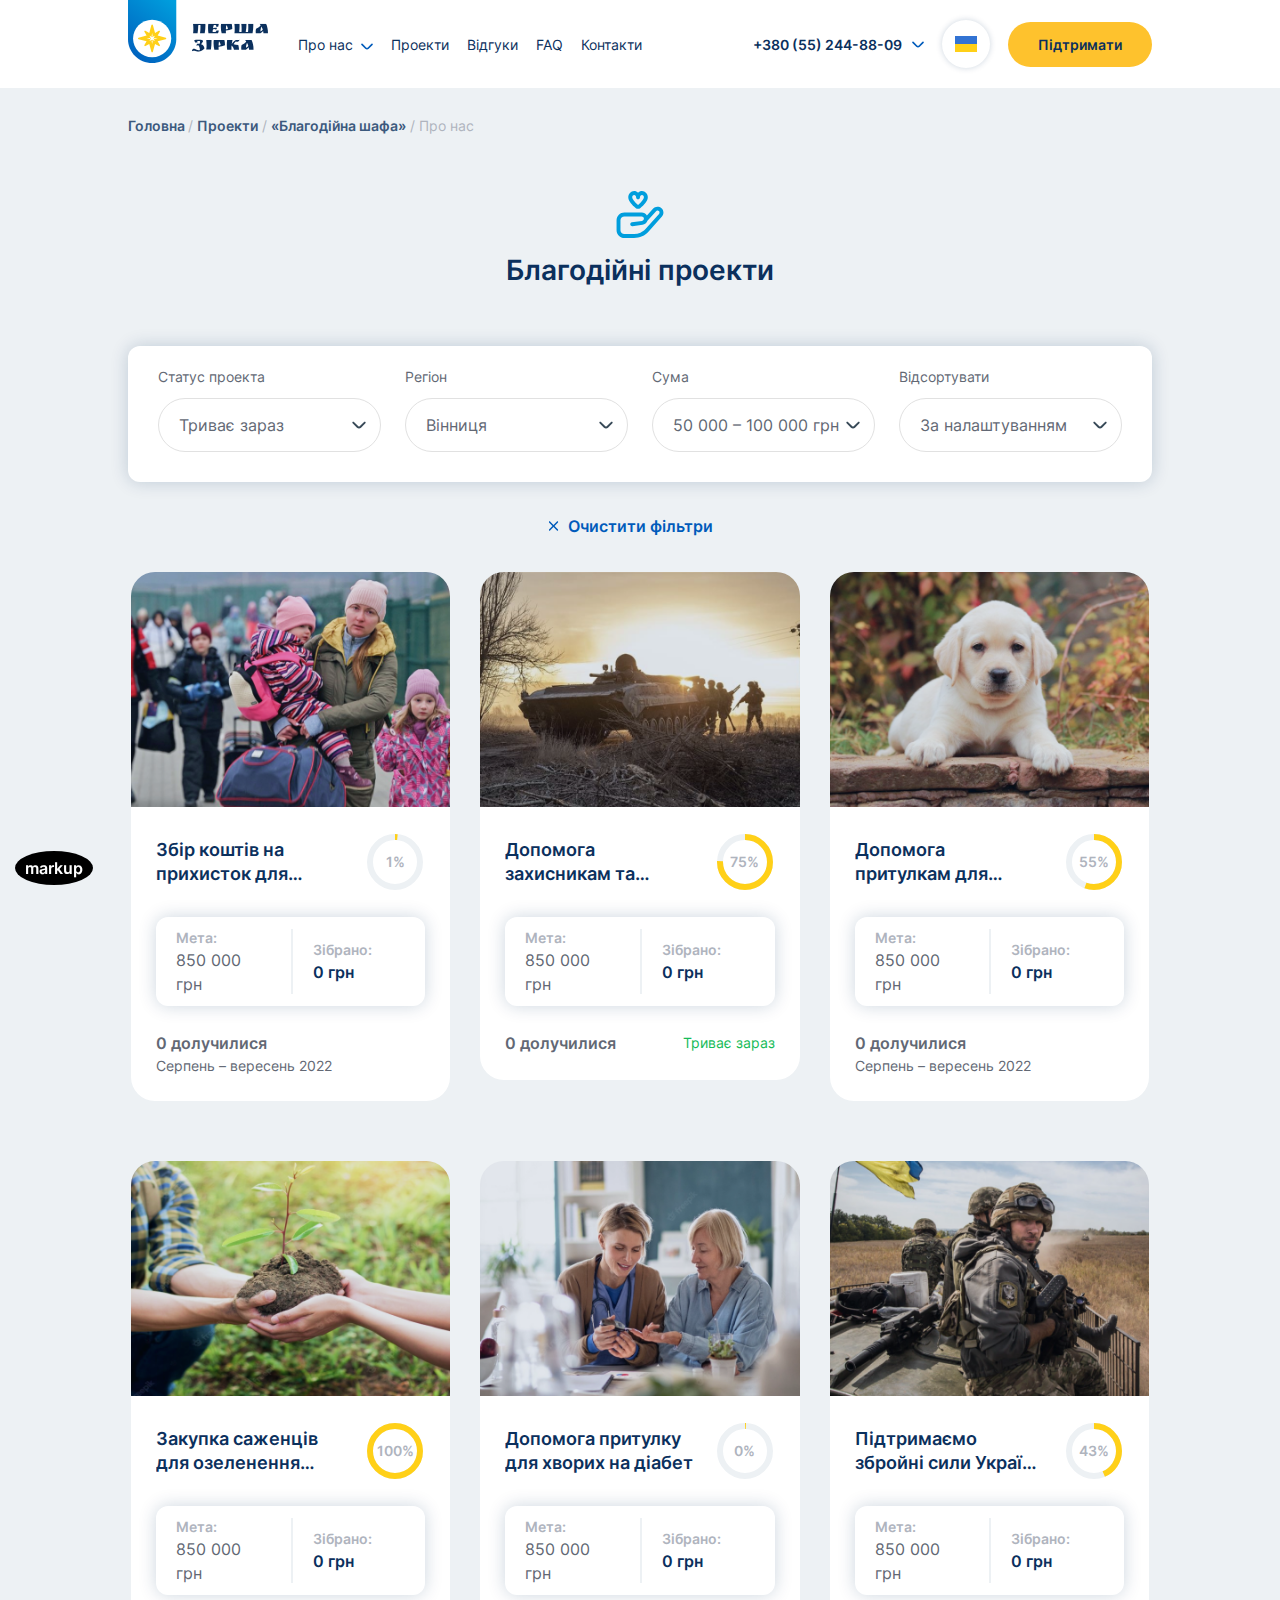
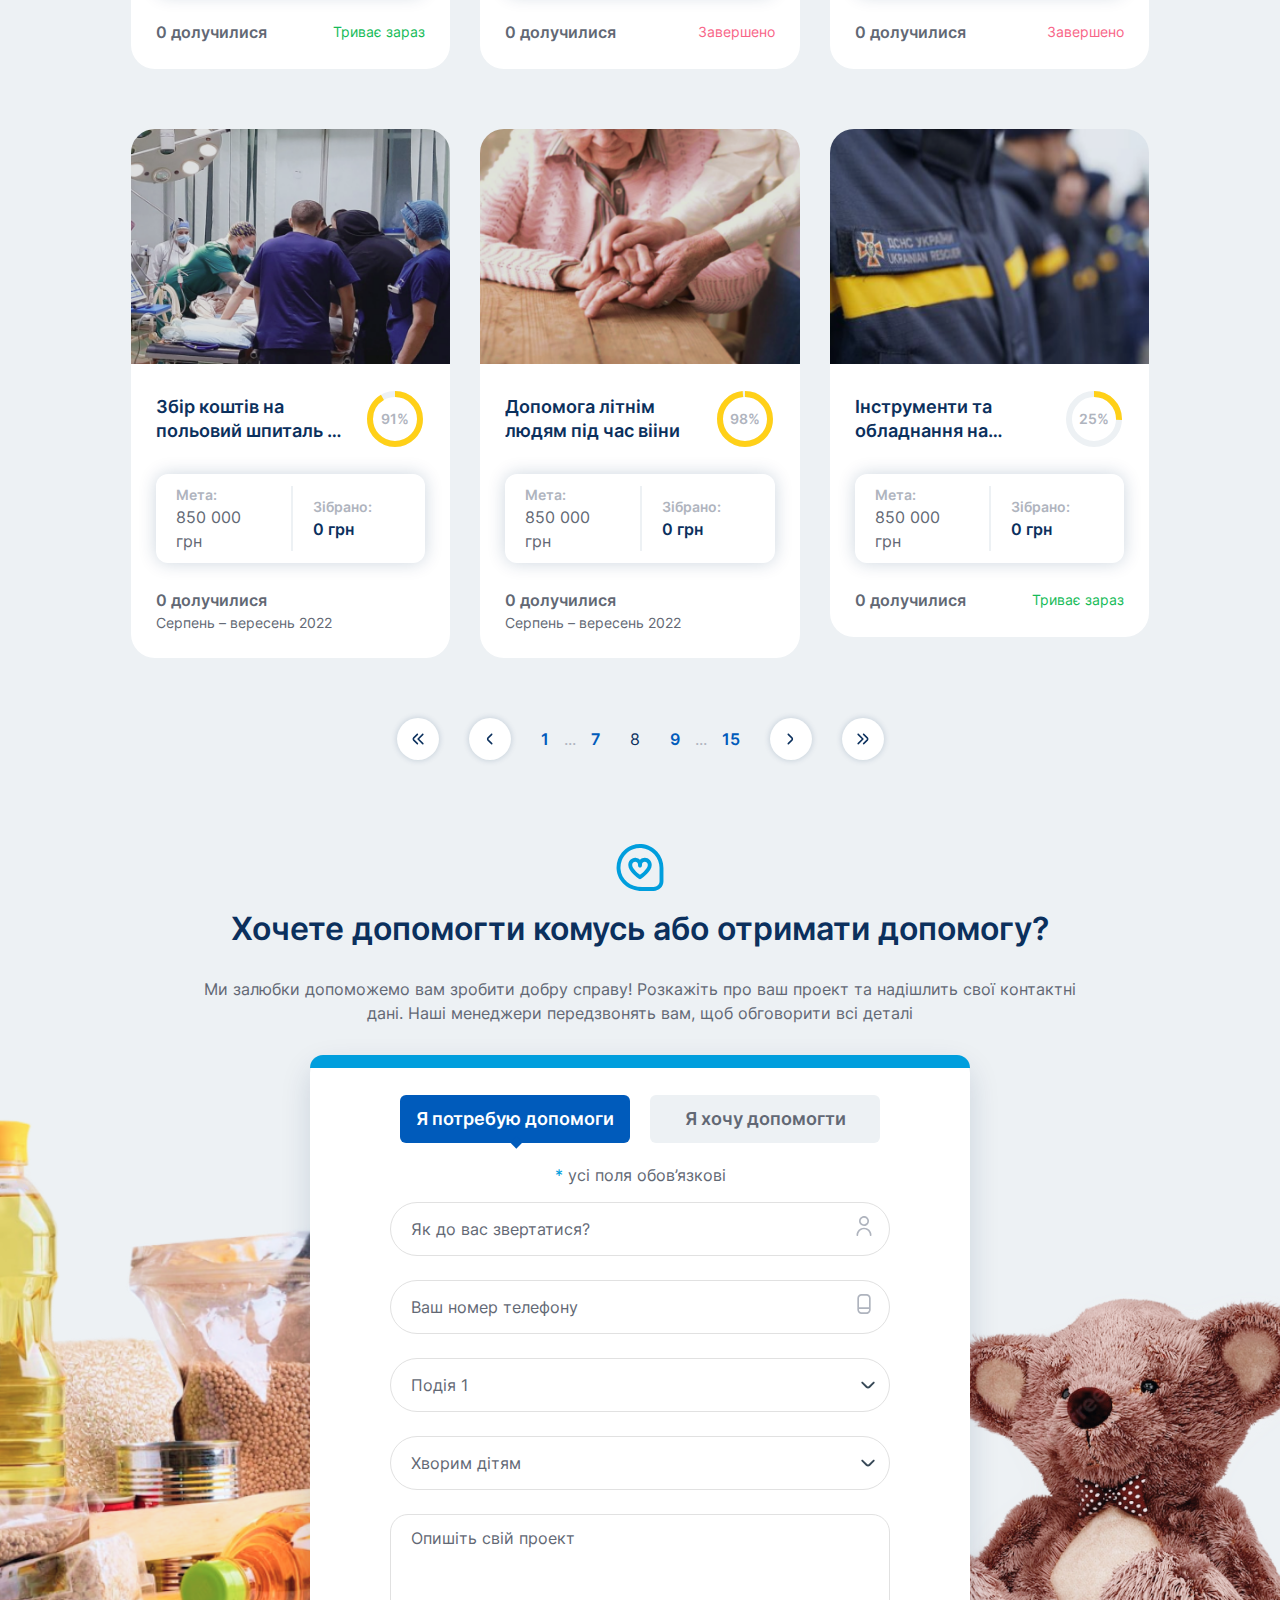
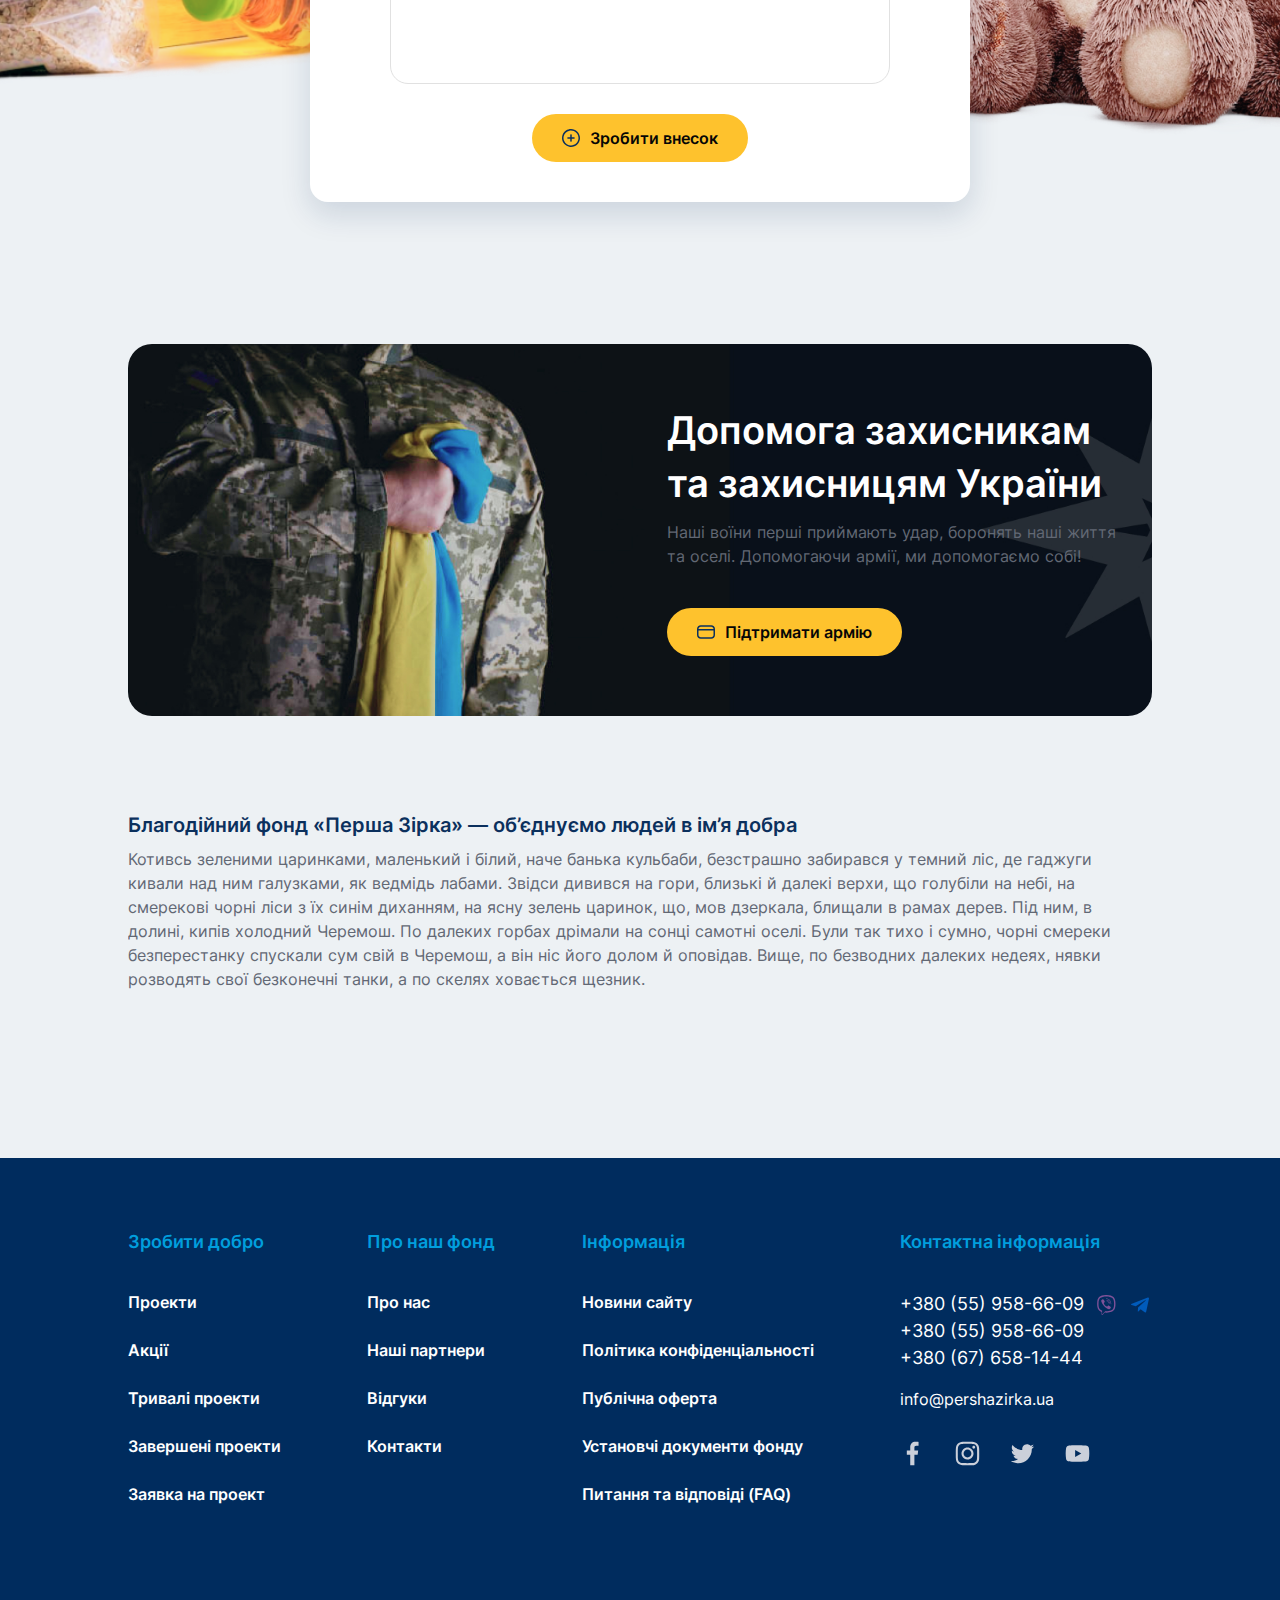
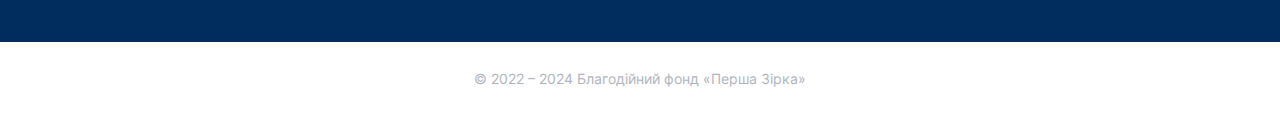
<file: projects-category.html>
<!DOCTYPE html>
<html lang="ru">

<head>
    <meta charset="UTF-8">
    <meta name="theme-color" content="#005BBB">
    <meta name="viewport" content="width=device-width,initial-scale=1,user-scalable=no" />
    <title>Перша Зiрка</title>
    <link rel="shortcut icon" href="assets/img/favicon.png" />
    <link rel="stylesheet" type="text/css" href="assets/css/bootstrap.min.css" />
    <link rel="stylesheet" type="text/css" href="assets/css/slick.css" />
    <link rel="stylesheet" type="text/css" href="assets/css/slick-theme.css" />
    <link rel="stylesheet" type="text/css" href="assets/css/jquery.fancybox.min.css" />
    <link rel="stylesheet" type="text/css" href="assets/css/nice-select.css" />
    <link rel="stylesheet" type="text/css" href="style.css" />

</head>

<body>

    <!-- 
<div class='thetop'></div>
<div class='scrolltop'>
    <div  class='muve-top'></div>
</div>
-->
    <a href="markup.html" class="markup-link">markup</a>

    <header class="header">
        <div class="wrapper">
            <div class="row-custom jcsb aic">
                <div class="header__menu-wrap">
                    <a href="/" class="logo"><img src="assets/img/Logo.svg" alt="" /></a>
                    <nav>
                        <ul>
                            <li class="menu-item-has-children">
                                <a href="about-page.html">Про нас</a>
                                <ul class="sub-menu">
                                    <li><a href="about-page.html">Про наш фонд</a></li>
                                    <li><a href="template-page.html">Наші партнери</a></li>
                                    <li><a href="reviews.html">Відгуки</a></li>
                                    <li><a href="faq.html">Питання та відповіді (FAQ)</a></li>
                                    <li><a href="contacts.html">Контакти</a></li>
                                    <li><a href="template-page.html">Публічна оферта</a></li>
                                    <li><a href="template-page.html">Політика конфіденціальності</a></li>
                                    <li><a href="template-page.html">Установчі документи фонду</a></li>
                                </ul>
                            </li>
                            <li><a href="projects-category.html">Проекти</a></li>
                            <li><a href="reviews.html">Відгуки</a></li>
                            <li><a href="faq.html">FAQ</a></li>
                            <li><a href="contacts.html">Контакти</a></li>
                        </ul>
                        <div class="mob-menu-bot">

                            <a href="#" class="btn btn-primary" data-bs-toggle="modal" data-bs-target="#exampleModal">Підтримати</a>
                        </div>
                    </nav>
                </div>
                <div class="header__info-wrap row-custom aic">
                    <div class="header__phone-wrap">
                        <div class="phone-dropdown">
                            <div class="phone-dropdown__top">
                                <a href="tel:+380 (55) 244-88-09">+380 (55) 244-88-09</a>
                                <svg width="12" height="7" viewBox="0 0 12 7" fill="none" xmlns="http://www.w3.org/2000/svg">
                                    <path d="M11.5897 0.841667C11.5123 0.76356 11.4201 0.701565 11.3185 0.659258C11.217 0.616951 11.1081 0.595169 10.9981 0.595169C10.888 0.595169 10.7791 0.616951 10.6776 0.659258C10.576 0.701565 10.4839 0.76356 10.4064 0.841667L6.58972 4.65833C6.51225 4.73643 6.42009 4.79843 6.31854 4.84074C6.21699 4.88304 6.10807 4.90482 5.99806 4.90482C5.88805 4.90482 5.77912 4.88304 5.67758 4.84074C5.57603 4.79843 5.48386 4.73643 5.40639 4.65833L1.58972 0.841667C1.51225 0.76356 1.42009 0.701565 1.31854 0.659258C1.21699 0.616951 1.10807 0.595169 0.998056 0.595169C0.888046 0.595169 0.779125 0.616951 0.677576 0.659258C0.576026 0.701565 0.483859 0.76356 0.40639 0.841667C0.25118 0.997802 0.164063 1.20901 0.164062 1.42917C0.164063 1.64932 0.25118 1.86053 0.40639 2.01666L4.23139 5.84166C4.70014 6.30982 5.33555 6.57279 5.99806 6.57279C6.66056 6.57279 7.29597 6.30982 7.76472 5.84166L11.5897 2.01666C11.7449 1.86053 11.8321 1.64932 11.8321 1.42917C11.8321 1.20901 11.7449 0.997802 11.5897 0.841667Z" fill="#005BBB" />
                                </svg>
                                <div class="btn-icon btn-mob-phone">
                                    <i class="icon-svg icon-phone"></i>
                                </div>
                            </div>
                            <div class="phone-dropdown__menu">
                                <ul>
                                    <li>
                                        <a href="tel:+380 (55) 958-66-09">+380 (55) 958-66-09</a>
                                        <a href="viber://chat?number=%2B380559586609">
										<img src="assets/img/viber.svg" alt="" />
									</a>
                                        <a href="https://telegram.me/voryag905">
										<img src="assets/img/telegram.svg" alt="" />
									</a>
                                    </li>
                                    <li>
                                        <a href="tel:+380 (55) 958-66-09">+380 (55) 958-66-09</a>
                                    </li>
                                    <li>
                                        <a href="tel:+380 (67) 658-14-44">+380 (67) 658-14-44</a>
                                    </li>
                                </ul>
                                <a href="mailto:info@pershazirka.ua" class="email">
								info@pershazirka.ua
							</a>
                                <a href="#" class="btn btn-primary"  data-bs-toggle="modal" data-bs-target="#formMessage">
								<svg
									width="18"
									height="18"
									viewBox="0 0 18 18"
									fill="none"
									xmlns="http://www.w3.org/2000/svg"
								>
									<path
										d="M17.3411 0.66151C17.0723 0.389356 16.7377 0.191152 16.3699 0.0860478C16.002 -0.0190564 15.6132 -0.0275077 15.2411 0.0615104L3.24115 2.58901C2.55008 2.68379 1.8992 2.96962 1.3618 3.41432C0.824403 3.85902 0.421834 4.44493 0.199431 5.10606C-0.0229726 5.76719 -0.0563773 6.47728 0.102979 7.15637C0.262335 7.83546 0.608122 8.45657 1.1014 8.94976L2.3899 10.2375C2.45964 10.3072 2.51494 10.39 2.55265 10.4811C2.59036 10.5722 2.60973 10.6699 2.60965 10.7685V13.1445C2.6113 13.4786 2.68821 13.808 2.83465 14.1083L2.82865 14.1135L2.84815 14.133C3.06791 14.5749 3.42684 14.9322 3.86965 15.15L3.88915 15.1695L3.8944 15.1635C4.19467 15.31 4.52408 15.3869 4.85815 15.3885H7.23415C7.43294 15.3884 7.62366 15.4671 7.7644 15.6075L9.05215 16.8953C9.39754 17.2445 9.80864 17.5219 10.2617 17.7115C10.7148 17.9011 11.201 17.9992 11.6921 18C12.1015 17.9995 12.508 17.9326 12.8959 17.802C13.551 17.5869 14.1329 17.193 14.5761 16.6648C15.0192 16.1366 15.3059 15.495 15.4039 14.8125L17.9351 2.78626C18.0288 2.41099 18.0233 2.01783 17.9191 1.64533C17.815 1.27284 17.6158 0.933813 17.3411 0.66151V0.66151ZM3.4519 9.17851L2.16265 7.89076C1.86244 7.59778 1.65203 7.22525 1.55611 6.81688C1.4602 6.40851 1.48276 5.98126 1.62115 5.58526C1.75532 5.179 2.00335 4.81983 2.33575 4.55046C2.66814 4.28109 3.07091 4.11285 3.49615 4.06576L15.3769 1.56451L4.10815 12.8348V10.7685C4.10929 10.4733 4.05187 10.1807 3.93923 9.9078C3.82659 9.63488 3.66095 9.38701 3.4519 9.17851V9.17851ZM13.9301 14.556C13.8726 14.9703 13.7007 15.3603 13.4337 15.6822C13.1668 16.0042 12.8154 16.2454 12.419 16.3788C12.0226 16.5121 11.5969 16.5324 11.1896 16.4372C10.7823 16.342 10.4097 16.1352 10.1134 15.84L8.8234 14.55C8.61518 14.3406 8.36751 14.1746 8.09472 14.0616C7.82192 13.9486 7.52943 13.8908 7.23415 13.8915H5.1679L16.4381 2.62501L13.9301 14.556Z"
										fill="#0B305D"
									/>
								</svg>
								<span>Написати повідомлення</span>
							</a>
                            </div>
                        </div>
                    </div>
                    <div class="header__lang-wrap">
                        <div class="lang-dropdown">
                            <div class="lang-dropdown__top btn-icon">
                                <img src="assets/img/Ukraine.svg" alt="" />
						</div>
                                <div class="lang-dropdown__menu">
                                    <ul>
                                        <li>
                                            <a href="#ua">
										<img src="assets/img/Ukraine.svg" alt="" />
										<span>Українська</span>
									</a>
                                        </li>
                                        <li>
                                            <a href="#uk">
										<img src="assets/img/UK.svg" alt="" />
										<span>English</span>
									</a>
                                        </li>
                                        <li>
                                            <a href="#uk">
										<img src="assets/img/UK.svg" alt="" />
										<span>English</span>
									</a>
                                        </li>
                                    </ul>
                                </div>
                            </div>
                        </div>
                        <a href="page-404.html" class="login btn-icon d-none">
					<svg
						width="20"
						height="20"
						viewBox="0 0 20 20"
						fill="none"
						xmlns="http://www.w3.org/2000/svg"
					>
						<g clip-path="url(#clip0_183_5966)">
							<path
								d="M10 9.99995C10.9889 9.99995 11.9556 9.7067 12.7779 9.1573C13.6001 8.60789 14.241 7.827 14.6194 6.91337C14.9978 5.99974 15.0969 4.9944 14.9039 4.0245C14.711 3.05459 14.2348 2.16368 13.5355 1.46441C12.8363 0.765152 11.9454 0.288949 10.9755 0.0960224C10.0055 -0.0969037 9.00021 0.00211302 8.08658 0.380551C7.17295 0.758989 6.39206 1.39985 5.84265 2.2221C5.29324 3.04434 5 4.01104 5 4.99995C5.00132 6.32563 5.52853 7.59663 6.46593 8.53402C7.40332 9.47142 8.67432 9.99863 10 9.99995ZM10 1.66662C10.6593 1.66662 11.3037 1.86211 11.8519 2.22838C12.4001 2.59466 12.8273 3.11525 13.0796 3.72434C13.3319 4.33343 13.3979 5.00365 13.2693 5.65025C13.1407 6.29685 12.8232 6.8908 12.357 7.35697C11.8908 7.82315 11.2969 8.14062 10.6503 8.26923C10.0037 8.39785 9.33348 8.33184 8.72439 8.07955C8.1153 7.82726 7.59471 7.40001 7.22844 6.85185C6.86216 6.30369 6.66667 5.65922 6.66667 4.99995C6.66667 4.11589 7.01786 3.26805 7.64298 2.64293C8.2681 2.01781 9.11595 1.66662 10 1.66662Z"
								fill="#0B305D"
							/>
							<path
								d="M10 11.6672C8.01155 11.6694 6.10518 12.4603 4.69914 13.8663C3.29309 15.2724 2.50221 17.1787 2.5 19.1672C2.5 19.3882 2.5878 19.6002 2.74408 19.7564C2.90036 19.9127 3.11232 20.0005 3.33333 20.0005C3.55435 20.0005 3.76631 19.9127 3.92259 19.7564C4.07887 19.6002 4.16667 19.3882 4.16667 19.1672C4.16667 17.6201 4.78125 16.1363 5.87521 15.0424C6.96917 13.9484 8.4529 13.3338 10 13.3338C11.5471 13.3338 13.0308 13.9484 14.1248 15.0424C15.2188 16.1363 15.8333 17.6201 15.8333 19.1672C15.8333 19.3882 15.9211 19.6002 16.0774 19.7564C16.2337 19.9127 16.4457 20.0005 16.6667 20.0005C16.8877 20.0005 17.0996 19.9127 17.2559 19.7564C17.4122 19.6002 17.5 19.3882 17.5 19.1672C17.4978 17.1787 16.7069 15.2724 15.3009 13.8663C13.8948 12.4603 11.9884 11.6694 10 11.6672Z"
								fill="#0B305D"
							/>
						</g>
						<defs>
							<clipPath id="clip0_183_5966">
								<rect width="20" height="20" fill="white" />
							</clipPath>
						</defs>
					</svg>
				</a>
                        <a href="#" class="btn btn-primary" data-bs-toggle="modal" data-bs-target="#exampleModal">Підтримати</a>
                        <div class="btn-menu">
                            <span></span>
                            <span></span>
                            <span></span>
                        </div>
                    </div>
                </div>
            </div>
    </header>

    <main class="projects-category">

        <div class="wrapper">
            <div class="breadcrumb">
                <span>
      <span>
        <a href="index.html">Головна </a> / <span><a href="projects-category.html">Проекти</a> /
          <span><a href="project-item.html">«Благодійна шафа»</a> / 
            <span class="breadcrumb_last">Про нас</span></span></span></span></span>
            </div>
        </div>

        <h1 class="title-icon">
            <i class="icon-svg icon-hand"></i>
            <span>Благодійні проекти</span>
        </h1>
        <form class="projects-filters">
            <div class="wrapper">
                <div class="row">
                    <div class="col-lg-3">
                        <div class="projects-filters__select-box">
                            <div class="select-title">Статус проекта</div>
                            <select class="select">
                                <option value="1">Триває зараз</option>
                                <option value="2">Майбутні</option>
                                <option value="3">Завершенi</option>
                            </select>
                        </div>
                    </div>
                    <div class="col-lg-3">
                        <div class="projects-filters__select-box">
                            <div class="select-title">Регіон</div>
                            <select class="select">
                                <option value="1">Вінниця</option>
                                <option value="2">Гайсин</option>
                                <option value="3">Жмеринка</option>
                                <option value="3">Могилёв-Подольский</option>
                                <option value="3">Тульчин</option>
                                <option value="3">Хмельник</option>
                            </select>
                        </div>
                    </div>
                    <div class="col-lg-3">
                        <div class="projects-filters__select-box">
                            <div class="select-title">Сума</div>
                            <select class="select">
                                <option value="1">50 000 – 100 000 грн</option>
                                <option value="2">30 000 – 50 000 грн</option>
                                <option value="3">20 000 – 30 000 грн</option>
                                <option value="3">10 000 – 20 000 грн</option>
                                <option value="3">5 000 – 10 000 грн</option>
                                <option value="3">До 5 000 грн</option>
                            </select>
                        </div>
                    </div>
                    <div class="col-lg-3">
                        <div class="projects-filters__select-box">
                            <div class="select-title">Відсортувати</div>
                            <select class="select">
                                <option value="1">За налаштуванням</option>
                                <option value="2">30 000 – 50 000 грн</option>
                                <option value="3">20 000 – 30 000 грн</option>
                                <option value="3">10 000 – 20 000 грн</option>
                                <option value="3">5 000 – 10 000 грн</option>
                                <option value="3">До 5 000 грн</option>
                            </select>
                        </div>
                    </div>
                </div>
                <button class="btn btn-filters-clean">Очистити фільтри</button>
            </div>
        </form>

        <div class="template-grid">
            <div class="wrapper">
                <div class="row">
                    <div class="col-md-6 col-lg-4">
                        <div class="item-project">
                            <a href="project-item.html" class="item-project__img">
                        <img src="./assets/img/proj-item-1.png" alt="">
                    </a>
                            <div class="item-project__info-wrap">
                                <div class="item-project__title">
                                    <a href="project-item.html">Збір коштів на прихисток для біжинців на Вінничині</a>
                                    <div class="progress">
                                        <svg xmlns="http://www.w3.org/2000/svg" viewBox="0 0 60 60" height="60" width="60" data-value="1">
                                            <circle class="bg" cx="30" cy="30" r="25" fill="none" stroke="#EDF1F4" stroke-miterlimit="10" />
                                            <circle class="meter" cx="30" cy="30" r="25" fill="none" stroke="#FFD018" stroke-dashoffset="157" stroke-dasharray="157" stroke-miterlimit="10" />
                                        </svg>
                                    </div>
                                </div>
                                <div class="item-project__wrap-sum">
                                    <div class="item-project__wrap-sum-from">
                                        <span>Мета:</span>
                                        <span>850 000 грн</span>
                                    </div>
                                    <div class="item-project__wrap-sum-to">
                                        <span>Зібрано:</span>
                                        <b>0 грн</b>
                                    </div>
                                </div>
                                <div class="item-project__date">
                                    <span>0 долучилися</span>
                                    <span>Серпень – вересень 2022</span>
                                </div>
                            </div>
                        </div>
                    </div>
                    <div class="col-md-6 col-lg-4">
                        <div class="item-project">
                            <a href="project-item.html" class="item-project__img">
                        <img src="./assets/img/proj-item-2.png" alt="">
                    </a>
                            <div class="item-project__info-wrap">
                                <div class="item-project__title">
                                    <a href="project-item.html">Допомога захисникам та захисницям України</a>
                                    <div class="progress">
                                        <svg xmlns="http://www.w3.org/2000/svg" viewBox="0 0 60 60" height="60" width="60" data-value="75">
                                            <circle class="bg" cx="30" cy="30" r="25" fill="none" stroke="#EDF1F4" stroke-miterlimit="10" />
                                            <circle class="meter" cx="30" cy="30" r="25" fill="none" stroke="#FFD018" stroke-dashoffset="157" stroke-dasharray="157" stroke-miterlimit="10" />
                                        </svg>
                                    </div>
                                </div>
                                <div class="item-project__wrap-sum">
                                    <div class="item-project__wrap-sum-from">
                                        <span>Мета:</span>
                                        <span>850 000 грн</span>
                                    </div>
                                    <div class="item-project__wrap-sum-to">
                                        <span>Зібрано:</span>
                                        <b>0 грн</b>
                                    </div>
                                </div>
                                <div class="item-project__date">
                                    <span>0 долучилися</span>
                                    <span class="item-project__date-now">Триває зараз</span>
                                </div>
                            </div>
                        </div>
                    </div>
                    <div class="col-md-6 col-lg-4">
                        <div class="item-project">
                            <a href="project-item.html" class="item-project__img">
                        <img src="./assets/img/proj-item-3.png" alt="">
                    </a>
                            <div class="item-project__info-wrap">
                                <div class="item-project__title">
                                    <a href="project-item.html">Допомога притулкам для домашніх тварин</a>
                                    <div class="progress">
                                        <svg xmlns="http://www.w3.org/2000/svg" viewBox="0 0 60 60" height="60" width="60" data-value="55">
                                            <circle class="bg" cx="30" cy="30" r="25" fill="none" stroke="#EDF1F4" stroke-miterlimit="10" />
                                            <circle class="meter" cx="30" cy="30" r="25" fill="none" stroke="#FFD018" stroke-dashoffset="157" stroke-dasharray="157" stroke-miterlimit="10" />
                                        </svg>
                                    </div>
                                </div>
                                <div class="item-project__wrap-sum">
                                    <div class="item-project__wrap-sum-from">
                                        <span>Мета:</span>
                                        <span>850 000 грн</span>
                                    </div>
                                    <div class="item-project__wrap-sum-to">
                                        <span>Зібрано:</span>
                                        <b>0 грн</b>
                                    </div>
                                </div>
                                <div class="item-project__date">
                                    <span>0 долучилися</span>
                                    <span>Серпень – вересень 2022</span>
                                </div>
                            </div>
                        </div>
                    </div>
                    <div class="col-md-6 col-lg-4">
                        <div class="item-project">
                            <a href="project-item.html" class="item-project__img">
                        <img src="./assets/img/proj-item-4.png" alt="">
                    </a>
                            <div class="item-project__info-wrap">
                                <div class="item-project__title">
                                    <a href="project-item.html">Закупка саженців для озеленення центру Вінниці</a>
                                    <div class="progress">
                                        <svg xmlns="http://www.w3.org/2000/svg" viewBox="0 0 60 60" height="60" width="60" data-value="100">
                                            <circle class="bg" cx="30" cy="30" r="25" fill="none" stroke="#EDF1F4" stroke-miterlimit="10" />
                                            <circle class="meter" cx="30" cy="30" r="25" fill="none" stroke="#FFD018" stroke-dashoffset="157" stroke-dasharray="157" stroke-miterlimit="10" />
                                        </svg>
                                    </div>
                                </div>
                                <div class="item-project__wrap-sum">
                                    <div class="item-project__wrap-sum-from">
                                        <span>Мета:</span>
                                        <span>850 000 грн</span>
                                    </div>
                                    <div class="item-project__wrap-sum-to">
                                        <span>Зібрано:</span>
                                        <b>0 грн</b>
                                    </div>
                                </div>
                                <div class="item-project__date">
                                    <span>0 долучилися</span>
                                    <span class="item-project__date-now">Триває зараз</span>
                                </div>
                            </div>
                        </div>
                    </div>
                    <div class="col-md-6 col-lg-4">
                        <div class="item-project">
                            <a href="project-item.html" class="item-project__img">
                        <img src="./assets/img/proj-item-5.png" alt="">
                    </a>
                            <div class="item-project__info-wrap">
                                <div class="item-project__title">
                                    <a href="project-item.html">Допомога притулку для хворих на діабет</a>
                                    <div class="progress">
                                        <svg xmlns="http://www.w3.org/2000/svg" viewBox="0 0 60 60" height="60" width="60" data-value="0">
                                            <circle class="bg" cx="30" cy="30" r="25" fill="none" stroke="#EDF1F4" stroke-miterlimit="10" />
                                            <circle class="meter" cx="30" cy="30" r="25" fill="none" stroke="#FFD018" stroke-dashoffset="157" stroke-dasharray="157" stroke-miterlimit="10" />
                                        </svg>
                                    </div>
                                </div>
                                <div class="item-project__wrap-sum">
                                    <div class="item-project__wrap-sum-from">
                                        <span>Мета:</span>
                                        <span>850 000 грн</span>
                                    </div>
                                    <div class="item-project__wrap-sum-to">
                                        <span>Зібрано:</span>
                                        <b>0 грн</b>
                                    </div>
                                </div>
                                <div class="item-project__date">
                                    <span>0 долучилися</span>
                                    <span class="item-project__date-last">Завершено</span>
                                </div>
                            </div>
                        </div>
                    </div>
                    <div class="col-md-6 col-lg-4">
                        <div class="item-project">
                            <a href="project-item.html" class="item-project__img">
                        <img src="./assets/img/proj-item-6.png" alt="">
                    </a>
                            <div class="item-project__info-wrap">
                                <div class="item-project__title">
                                    <a href="project-item.html">Підтримаємо збройні сили України разом</a>
                                    <div class="progress">
                                        <svg xmlns="http://www.w3.org/2000/svg" viewBox="0 0 60 60" height="60" width="60" data-value="43">
                                            <circle class="bg" cx="30" cy="30" r="25" fill="none" stroke="#EDF1F4" stroke-miterlimit="10" />
                                            <circle class="meter" cx="30" cy="30" r="25" fill="none" stroke="#FFD018" stroke-dashoffset="157" stroke-dasharray="157" stroke-miterlimit="10" />
                                        </svg>
                                    </div>
                                </div>
                                <div class="item-project__wrap-sum">
                                    <div class="item-project__wrap-sum-from">
                                        <span>Мета:</span>
                                        <span>850 000 грн</span>
                                    </div>
                                    <div class="item-project__wrap-sum-to">
                                        <span>Зібрано:</span>
                                        <b>0 грн</b>
                                    </div>
                                </div>
                                <div class="item-project__date">
                                    <span>0 долучилися</span>
                                    <span class="item-project__date-last">Завершено</span>
                                </div>
                            </div>
                        </div>
                    </div>
                    <div class="col-md-6 col-lg-4">
                        <div class="item-project">
                            <a href="project-item.html" class="item-project__img">
                        <img src="./assets/img/proj-item-7.png" alt="">
                    </a>
                            <div class="item-project__info-wrap">
                                <div class="item-project__title">
                                    <a href="project-item.html">Збір коштів на польовий шпиталь у Дніпрі</a>
                                    <div class="progress">
                                        <svg xmlns="http://www.w3.org/2000/svg" viewBox="0 0 60 60" height="60" width="60" data-value="91">
                                            <circle class="bg" cx="30" cy="30" r="25" fill="none" stroke="#EDF1F4" stroke-miterlimit="10" />
                                            <circle class="meter" cx="30" cy="30" r="25" fill="none" stroke="#FFD018" stroke-dashoffset="157" stroke-dasharray="157" stroke-miterlimit="10" />
                                        </svg>
                                    </div>
                                </div>
                                <div class="item-project__wrap-sum">
                                    <div class="item-project__wrap-sum-from">
                                        <span>Мета:</span>
                                        <span>850 000 грн</span>
                                    </div>
                                    <div class="item-project__wrap-sum-to">
                                        <span>Зібрано:</span>
                                        <b>0 грн</b>
                                    </div>
                                </div>
                                <div class="item-project__date">
                                    <span>0 долучилися</span>
                                    <span>Серпень – вересень 2022</span>
                                </div>
                            </div>
                        </div>
                    </div>
                    <div class="col-md-6 col-lg-4">
                        <div class="item-project">
                            <a href="project-item.html" class="item-project__img">
                        <img src="./assets/img/proj-item-8.png" alt="">
                    </a>
                            <div class="item-project__info-wrap">
                                <div class="item-project__title">
                                    <a href="project-item.html">Допомога літнім людям під час вііни</a>
                                    <div class="progress">
                                        <svg xmlns="http://www.w3.org/2000/svg" viewBox="0 0 60 60" height="60" width="60" data-value="98">
                                            <circle class="bg" cx="30" cy="30" r="25" fill="none" stroke="#EDF1F4" stroke-miterlimit="10" />
                                            <circle class="meter" cx="30" cy="30" r="25" fill="none" stroke="#FFD018" stroke-dashoffset="157" stroke-dasharray="157" stroke-miterlimit="10" />
                                        </svg>
                                    </div>
                                </div>
                                <div class="item-project__wrap-sum">
                                    <div class="item-project__wrap-sum-from">
                                        <span>Мета:</span>
                                        <span>850 000 грн</span>
                                    </div>
                                    <div class="item-project__wrap-sum-to">
                                        <span>Зібрано:</span>
                                        <b>0 грн</b>
                                    </div>
                                </div>
                                <div class="item-project__date">
                                    <span>0 долучилися</span>
                                    <span>Серпень – вересень 2022</span>
                                </div>
                            </div>
                        </div>
                    </div>
                    <div class="col-md-6 col-lg-4">
                        <div class="item-project">
                            <a href="project-item.html" class="item-project__img">
                        <img src="./assets/img/proj-item-9.png" alt="">
                    </a>
                            <div class="item-project__info-wrap">
                                <div class="item-project__title">
                                    <a href="project-item.html">Інструменти та обладнання на потреби ДСНС</a>
                                    <div class="progress">
                                        <svg xmlns="http://www.w3.org/2000/svg" viewBox="0 0 60 60" height="60" width="60" data-value="25">
                                            <circle class="bg" cx="30" cy="30" r="25" fill="none" stroke="#EDF1F4" stroke-miterlimit="10" />
                                            <circle class="meter" cx="30" cy="30" r="25" fill="none" stroke="#FFD018" stroke-dashoffset="157" stroke-dasharray="157" stroke-miterlimit="10" />
                                        </svg>
                                    </div>
                                </div>
                                <div class="item-project__wrap-sum">
                                    <div class="item-project__wrap-sum-from">
                                        <span>Мета:</span>
                                        <span>850 000 грн</span>
                                    </div>
                                    <div class="item-project__wrap-sum-to">
                                        <span>Зібрано:</span>
                                        <b>0 грн</b>
                                    </div>
                                </div>
                                <div class="item-project__date">
                                    <span>0 долучилися</span>
                                    <span class="item-project__date-now">Триває зараз</span>
                                </div>
                            </div>
                        </div>
                    </div>
                </div>
            </div>
        </div>

        <div class="wp-pagenavi">
            <a class="first" href="#">&nbsp;</a>
            <a class="previouspostslink" rel="prev" href="#"></a>
            <a class="page smaller" href="#">1</a>
            <!--    <a class="page smaller" href="#">2</a>-->
            <span class="extend">...</span>
            <a class="page smaller" href="#">7</a>
            <span class="current">8</span>
            <a class="page larger" href="#">9</a>
            <span class="extend">...</span>
            <!--    <a class="page smaller" href="#">14</a>-->
            <a class="page smaller" href="#">15</a>
            <a class="nextpostslink" rel="next" href="#">&nbsp;</a>
            <a class="last" href="#">&nbsp;</a>
        </div>

        <section id="form-request" class="form">
            <img
        src="./assets/img/supplies.png"
        alt=""
        class="abs-form-img abs-form-img-l"
    />
            <img
        src="./assets/img/teddybear.png"
        alt=""
        class="abs-form-img abs-form-img-r"
    />
            <div class="wrapper">
                <h2 class="title-icon">
            <i class="icon-svg icon-heart-mes"></i>
            <span>Хочете допомогти комусь або отримати допомогу?</span>
        </h2>
                <p class="title-descr">
                    Ми залюбки допоможемо вам зробити добру справу! Розкажіть про ваш проект
                    та надішлить свої контактні дані. Наші менеджери передзвонять вам, щоб
                    обговорити всі деталі
                </p>
                <div class="form-tab">
                    <div class="form-tab__tabs">
                        <div id="btn-need" class="btn-tab btn-tab--active">Я потребую допомоги</div>
                        <div id="btn-want" class="btn-tab">Я хочу допомогти</div>
                    </div>
                    <p class="form-tab__descr"><span>*</span> усі поля обов’язкові</p>
                    <form id="need-to-help" action="">
                        <div class="input-wrap">
                            <input type="text" placeholder="Як до вас звертатися?" />
                            <div class="icon-wrap">
                                <i class="icon-svg icon-user-inp"> </i>
                                <div class="note">
                                    Ваші ім’я та прізвище.
                                </div>
                            </div>
                        </div>
                        <div class="input-wrap">
                            <input type="tel" placeholder="Ваш номер телефону" />
                            <div class="icon-wrap">
                                <i class="icon-svg icon-phone-inp"> </i>
                                <div class="note">
                                    Введіть свій номер телефону
                                </div>
                            </div>
                        </div>
                        <select class="select">
                            <option data-display="Де ви плануєте провести подію?" disabled>
                                Де ви плануєте провести подію?
                            </option>
                            <option value="1">Подія 1</option>
                            <option value="2">Подія 2</option>
                            <option value="3">Подія 3</option>
                            <option value="4">Подія 4</option>
                        </select>
                        <select class="select">
                            <option data-display="Яку допомогу ви плануєте?" disabled>
                                Яку допомогу ви плануєте?
                            </option>
                            <option value="Хворим дітям">Хворим дітям</option>
                            <option value="Збройним силам України">
                                Збройним силам України
                            </option>
                            <option value="Вимушеним переселенцям">
                                Вимушеним переселенцям
                            </option>
                            <option value="Літнім людям">Літнім людям</option>
                            <option value="Інше">Вуличним тваринам</option>
                        </select>
                        <textarea placeholder="Опишіть свій проект"></textarea>
                        <input type="hidden" value="need-to-help" />
                        <button class="btn btn-primary">
                            <i class="icon-svg icon-plus"></i>
                            <span>Зробити внесок</span>
                        </button>
                    </form>

                    <form id="want-to-help" class="d-none " action="">
                        <div class="input-wrap">
                            <input type="text" placeholder="Як до вас звертатися?" />
                            <div class="icon-wrap">
                                <i class="icon-svg icon-user-inp"> </i>
                                <div class="note">
                                    Ваші ім’я та прізвище.
                                </div>
                            </div>
                        </div>
                        <div class="input-wrap">
                            <input type="tel" placeholder="Ваш номер телефону" />
                            <div class="icon-wrap">
                                <i class="icon-svg icon-phone-inp"> </i>
                                <div class="note">
                                    Введіть свій номер телефону
                                </div>
                            </div>
                        </div>
                        <select class="select">
                            <option data-display="Де ви плануєте провести подію?" disabled>
                                Де ви плануєте провести подію?
                            </option>
                            <option value="1">Подія 1</option>
                            <option value="2">Подія 2</option>
                            <option value="3">Подія 3</option>
                            <option value="4">Подія 4</option>
                        </select>
                        <select class="select">
                            <option data-display="Яку допомогу ви плануєте?" disabled>
                                Яку допомогу ви плануєте?
                            </option>
                            <option value="Хворим дітям">Хворим дітям</option>
                            <option value="Збройним силам України">
                                Збройним силам України
                            </option>
                            <option value="Вимушеним переселенцям">
                                Вимушеним переселенцям
                            </option>
                            <option value="Літнім людям">Літнім людям</option>
                            <option value="Інше">Вуличним тваринам</option>
                        </select>
                        <textarea placeholder="Опишіть свій проект"></textarea>
                        <input type="hidden" value="want-to-help" />
                        <button class="btn btn-primary">
                            <i class="icon-svg icon-plus"></i>
                            <span>Зробити внесок</span>
                        </button>
                    </form>

                </div>
            </div>
        </section>
        <section class="block">
            <div class="wrapper">
                <div class="block-black" style="background-image: url(./assets/img/img-bg.jpg)">
                    <div class="block-black__text">
                        <h2 class="">Допомога захисникам та захисницям України</h2>
                        <p>
                            Наші воїни перші приймають удар, боронять наші життя та оселі.
                            Допомогаючи армії, ми допомогаємо собі!
                        </p>
                        <a href="#" class="btn btn-primary" data-bs-toggle="modal" data-bs-target="#exampleModal">
                    <i class="icon-svg icon-card"></i>
                    <span>Підтримати армію</span>
                </a>
                    </div>
                </div>
            </div>
        </section>
        <section class="seo-text">
            <div class="wrapper">
                <div class="scroll">
                    <h5>Благодійний фонд «Перша Зірка» — об’єднуємо людей в ім’я добра</h5>
                    <p>
                        Котивсь зеленими царинками, маленький і білий, наче банька кульбаби,
                        безстрашно забирався у темний ліс, де гаджуги кивали над ним
                        галузками, як ведмідь лабами. Звідси дивився на гори, близькі й далекі
                        верхи, що голубіли на небі, на смерекові чорні ліси з їх синім
                        диханням, на ясну зелень царинок, що, мов дзеркала, блищали в рамах
                        дерев. Під ним, в долині, кипів холодний Черемош. По далеких горбах
                        дрімали на сонці самотні оселі. Були так тихо і сумно, чорні смереки
                        безперестанку спускали сум свій в Черемош, а він ніс його долом й
                        оповідав. Вище, по безводних далеких недеях, нявки розводять свої
                        безконечні танки, а по скелях ховається щезник.
                    </p>
                    <p>
                        Котивсь зеленими царинками, маленький і білий, наче банька кульбаби,
                        безстрашно забирався у темний ліс, де гаджуги кивали над ним
                        галузками, як ведмідь лабами. Звідси дивився на гори, близькі й далекі
                        верхи, що голубіли на небі, на смерекові чорні ліси з їх синім
                        диханням, на ясну зелень царинок, що, мов дзеркала, блищали в рамах
                        дерев. Під ним, в долині, кипів холодний Черемош. По далеких горбах
                        дрімали на сонці самотні оселі. Були так тихо і сумно, чорні смереки
                        безперестанку спускали сум свій в Черемош, а він ніс його долом й
                        оповідав. Вище, по безводних далеких недеях, нявки розводять свої
                        безконечні танки, а по скелях ховається щезник.
                    </p>
                </div>
            </div>
        </section>

    </main>

    <footer class="footer">

        <div class="wrapper">
            <div class="row-custom jcsb">
                <div class="footer__col">
                    <div class="footer__title">Зробити добро</div>
                    <div class="footer__menu">
                        <ul>
                            <li><a href="projects-category.html">Проекти</a></li>
                            <li><a href="actions.html">Акції</a></li>
                            <li><a href="projects-category.html">Тривалі проекти</a></li>
                            <li><a href="projects-category.html">Завершені проекти</a></li>
                            <li><a href="#" data-bs-toggle="modal" data-bs-target="#formRequest">Заявка на проект</a></li>
                        </ul>
                    </div>

                </div>
                <div class="footer__col">
                    <div class="footer__title">Про наш фонд</div>
                    <div class="footer__menu">
                        <ul>
                            <li><a href="about-page.html">Про нас</a></li>
                            <li><a href="template-page.html">Наші партнери</a></li>
                            <li><a href="reviews.html">Відгуки</a></li>
                            <li><a href="contacts.html">Контакти</a></li>
                        </ul>
                    </div>

                </div>
                <div class="footer__col">
                    <div class="footer__title">Інформація</div>
                    <div class="footer__menu">
                        <ul>
                            <li><a href="news.html">Новини сайту</a></li>
                            <li><a href="template-page.html">Політика конфіденціальності</a></li>
                            <li><a href="template-page.html">Публічна оферта</a></li>
                            <li><a href="template-page.html">Установчі документи фонду</a></li>
                            <li><a href="faq.html">Питання та відповіді (FAQ)</a></li>
                        </ul>
                    </div>

                </div>
                <div class="footer__col">
                    <div class="footer__title">Контактна інформація</div>
                    <div class="footer__info">
                        <ul class="footer__phones">
                            <li>
                                <a href="tel:+380 (55) 958-66-09">+380 (55) 958-66-09</a>
                                <a href="viber://chat?number=%2B380559586609">
								<img src="assets/img/viber.svg" alt="" />
							</a>
                                <a href="https://telegram.me/voryag905">
								<img src="assets/img/telegram.svg" alt="" />
							</a>
                            </li>
                            <li>
                                <a href="tel:+380 (55) 958-66-09">+380 (55) 958-66-09</a>
                            </li>
                            <li>
                                <a href="tel:+380 (67) 658-14-44">+380 (67) 658-14-44</a>
                            </li>
                        </ul>
                        <a href="mailto:info@pershazirka.ua" class="email">
						info@pershazirka.ua
					</a>
                        <ul class="soc-icons">
                            <li><a href="#"><i class="icon-svg icon-facebook"></i></a></li>
                            <li><a href="#"><i class="icon-svg icon-insta"></i></a></li>
                            <li><a href="#"><i class="icon-svg icon-twitter"></i></a></li>
                            <li><a href="#"><i class="icon-svg icon-youtube"></i></a></li>
                        </ul>
                    </div>

                </div>
            </div>
        </div>
        <div class="footer__copy">© 2022 – 2024 Благодійний фонд «Перша Зірка»</div>
    </footer>
    <!-- Modal -->
    <div class="modal fade" id="exampleModal" tabindex="-1" aria-labelledby="exampleModalLabel" aria-hidden="true">
        <div class="modal-dialog">
            <div class="modal-content">

                <div class="modal-body">
                    <button type="button" class="btn-close" data-bs-dismiss="modal" aria-label="Close"></button>
                    <div class="form-tab">
                        <div class="form-tab__tabs">

                            <div class="btn-tab btn-tab--active">Я хочу допомогти</div>
                        </div>
                        <p class="form-tab__descr"><span>*</span> усі поля обов’язкові</p>
                        <form action="">
                            <div class="input-wrap">
                                <input type="text" placeholder="Як до вас звертатися?" />
                                <div class="icon-wrap">
                                    <i class="icon-svg icon-user-inp"> </i>
                                    <div class="note">
                                        Ваші ім’я та прізвище. Більше даних ви можете ввести у
                                        приватному кабінеті. Для авторизації натисніть на іконку “Вхід у
                                        шапці сайту”
                                    </div>
                                </div>
                            </div>
                            <div class="input-wrap">
                                <input type="tel" placeholder="Ваш номер телефону" />
                                <div class="icon-wrap">
                                    <i class="icon-svg icon-phone-inp"> </i>
                                    <div class="note">
                                        Ваші ім’я та прізвище. Більше даних ви можете ввести у
                                        приватному кабінеті. Для авторизації натисніть на іконку “Вхід у
                                        шапці сайту”
                                    </div>
                                </div>
                            </div>
                            <select class="select">
                                <option data-display="Де ви плануєте провести подію?" disabled>
                                    Де ви плануєте провести подію?
                                </option>
                                <option value="1">Подія 1</option>
                                <option value="2">Подія 2</option>
                                <option value="3">Подія 3</option>
                                <option value="4">Подія 4</option>
                            </select>
                            <select class="select">
                                <option data-display="Яку допомогу ви плануєте?" disabled>
                                    Яку допомогу ви плануєте?
                                </option>
                                <option value="Хворим дітям">Хворим дітям</option>
                                <option value="Збройним силам України">
                                    Збройним силам України
                                </option>
                                <option value="Вимушеним переселенцям">
                                    Вимушеним переселенцям
                                </option>
                                <option value="Літнім людям">Літнім людям</option>
                                <option value="Інше">Вуличним тваринам</option>
                            </select>
                            <textarea placeholder="Опишіть свій проект"></textarea>
                            <input type="hidden" value="Я хочу допомогти" />
                            <button class="btn btn-primary">
                                <i class="icon-svg icon-plus"></i>
                                <span>Зробити внесок</span>
                            </button>
                        </form>
                    </div>
                </div>

            </div>
        </div>
    </div>


    <!-- Modal -->
    <div class="modal fade" id="leaveFeedback" tabindex="-1" aria-labelledby="leaveFeedbackLabel" aria-hidden="true">
        <div class="modal-dialog">
            <div class="modal-content">

                <div class="modal-body">
                    <button type="button" class="btn-close" data-bs-dismiss="modal" aria-label="Close"></button>
                    <div class="form-tab">
                        <div class="form-tab__tabs">

                            <div class="btn-tab btn-tab--active">Я хочу залишити відгук</div>
                        </div>
                        <p class="form-tab__descr"><span>*</span> усі поля обов’язкові</p>
                        <form action="">
                            <div class="input-wrap">
                                <input type="text" placeholder="Як до вас звертатися?" />
                                <div class="icon-wrap">
                                    <i class="icon-svg icon-user-inp"> </i>
                                    <div class="note">
                                        Ваші ім’я та прізвище.
                                    </div>
                                </div>
                            </div>
                            <div class="input-wrap">
                                <input type="tel" placeholder="Ваш номер телефону" />
                                <div class="icon-wrap">
                                    <i class="icon-svg icon-phone-inp"> </i>
                                    <div class="note">
                                        Введіть свій номер телефону
                                    </div>
                                </div>
                            </div>

                            <textarea placeholder="Опишіть свій проект"></textarea>
                            <input type="hidden" value="Я хочу допомогти" />
                            <button class="btn btn-primary">
                                <i class="icon-svg icon-plus"></i>
                                <span>Залишити відгук</span>
                            </button>
                        </form>
                    </div>
                </div>
            </div>
        </div>
    </div>

    <!-- Modal -->
    <div class="modal fade" id="formRequest" tabindex="-1" aria-labelledby="formRequestLabel" aria-hidden="true">
        <div class="modal-dialog">
            <div class="modal-content">

                <div class="modal-body">
                    <button type="button" class="btn-close" data-bs-dismiss="modal" aria-label="Close"></button>
                    <div class="form-tab">
                        <div class="form-tab__tabs">

                            <div class="btn-tab btn-tab--active">я хочу запропонувати заявку на проект</div>
                        </div>
                        <p class="form-tab__descr"><span>*</span> усі поля обов’язкові</p>
                        <form action="">
                            <div class="input-wrap">
                                <input type="text" placeholder="Як до вас звертатися?" />
                                <div class="icon-wrap">
                                    <i class="icon-svg icon-user-inp"> </i>
                                    <div class="note">
                                        Ваші ім’я та прізвище.
                                    </div>
                                </div>
                            </div>
                            <div class="input-wrap">
                                <input type="tel" placeholder="Ваш номер телефону" />
                                <div class="icon-wrap">
                                    <i class="icon-svg icon-phone-inp"> </i>
                                    <div class="note">
                                        Введіть свій номер телефону
                                    </div>
                                </div>
                            </div>

                            <textarea placeholder="Опишіть свій проект"></textarea>
                            <input type="hidden" value="Зробити заявку на проект" />
                            <button class="btn btn-primary">
                                <i class="icon-svg icon-plus"></i>
                                <span>Зробити заявку</span>
                            </button>
                        </form>
                    </div>
                </div>
            </div>
        </div>
    </div>



    <!-- Modal -->
    <div class="modal fade" id="formMessage" tabindex="-1" aria-labelledby="formMessageLabel" aria-hidden="true">
        <div class="modal-dialog">
            <div class="modal-content">

                <div class="modal-body">
                    <button type="button" class="btn-close" data-bs-dismiss="modal" aria-label="Close"></button>
                    <div class="form-tab">
                        <div class="form-tab__tabs">

                            <div class="btn-tab btn-tab--active">я хочу написати повідомлення</div>
                        </div>
                        <p class="form-tab__descr"><span>*</span> усі поля обов’язкові</p>
                        <form action="">
                            <div class="input-wrap">
                                <input type="text" placeholder="Як до вас звертатися?" />
                                <div class="icon-wrap">
                                    <i class="icon-svg icon-user-inp"> </i>
                                    <div class="note">
                                        Ваші ім’я та прізвище.
                                    </div>
                                </div>
                            </div>
                            <div class="input-wrap">
                                <input type="tel" placeholder="Ваш номер телефону" />
                                <div class="icon-wrap">
                                    <i class="icon-svg icon-phone-inp"> </i>
                                    <div class="note">
                                        Введіть свій номер телефону
                                    </div>
                                </div>
                            </div>

                            <textarea placeholder="Опишіть свій проект"></textarea>
                            <input type="hidden" value="Відправити повідомлення" />
                            <button class="btn btn-primary">
                                <i class="icon-svg icon-plus"></i>
                                <span>Відправити повідомлення</span>
                            </button>
                        </form>
                    </div>
                </div>
            </div>
        </div>
    </div>

    <script src="assets/js/library.min.js"></script>
    <script src="assets/js/custom.js"></script>
</body>

</html>
</file>
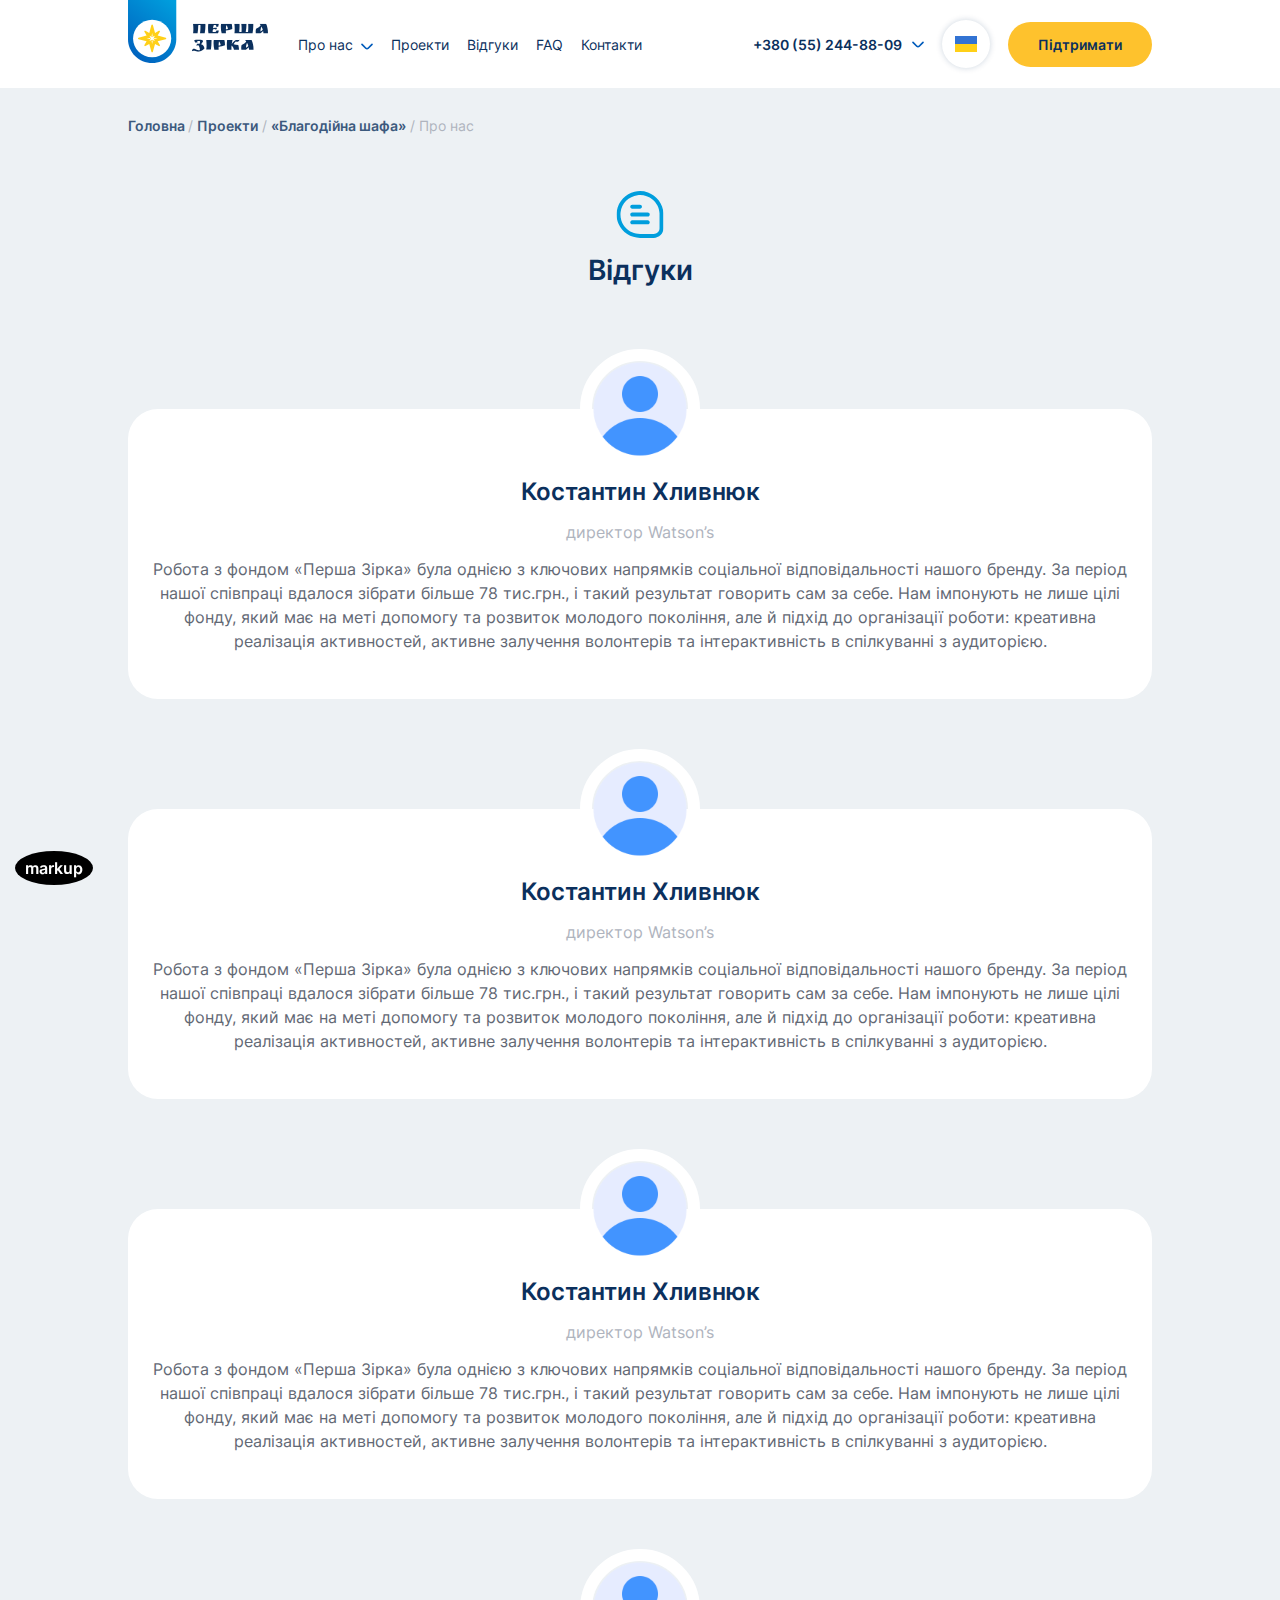
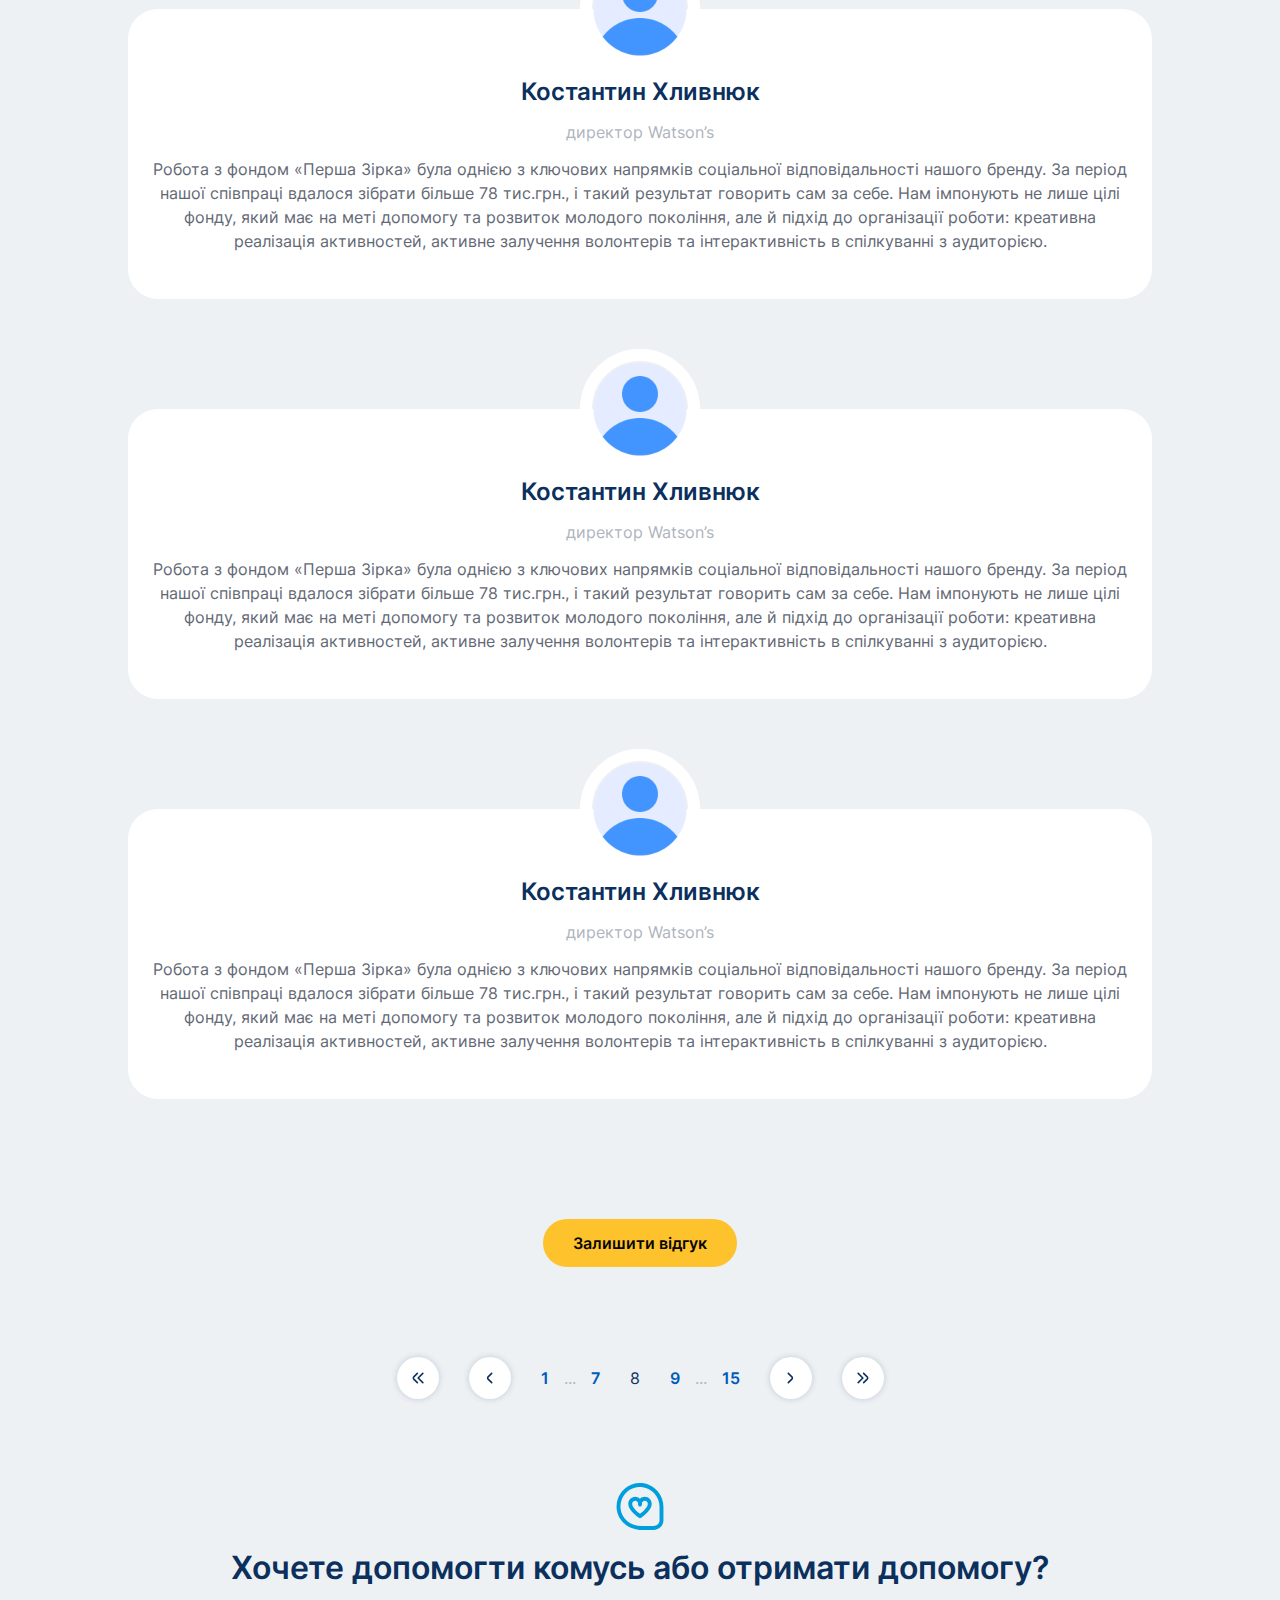
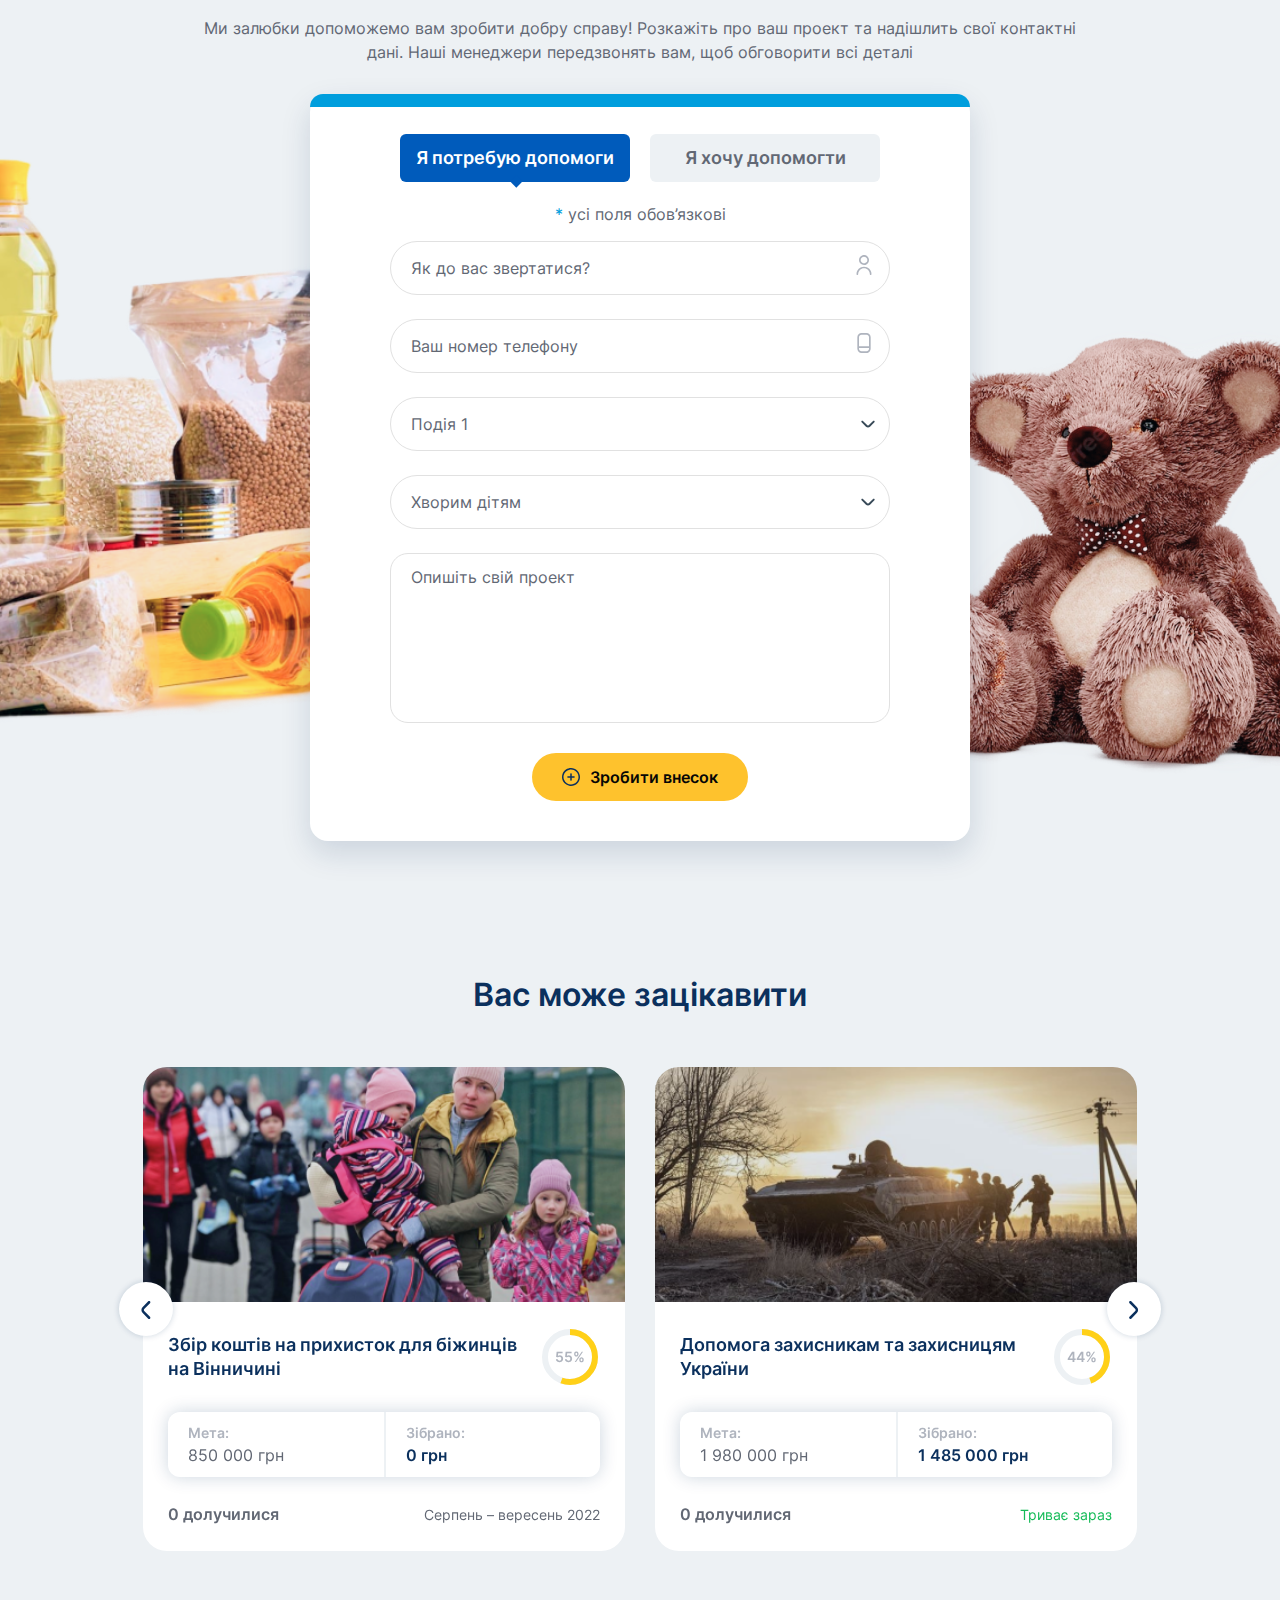
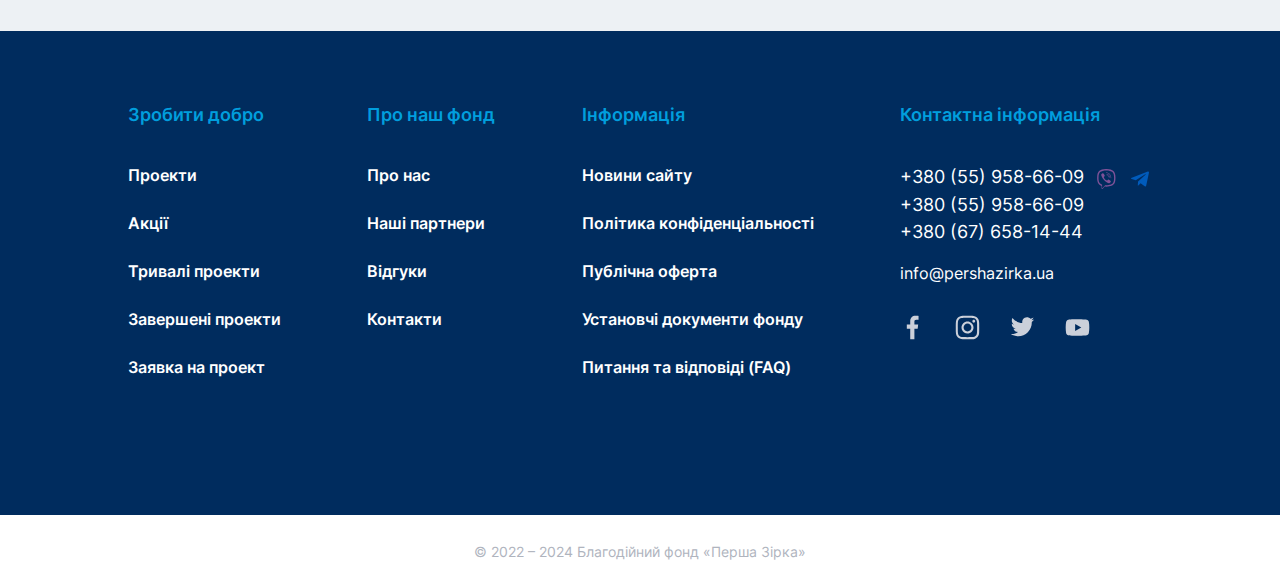
<file: reviews.html>
<!DOCTYPE html>
<html lang="ru">

<head>
    <meta charset="UTF-8">
    <meta name="theme-color" content="#005BBB">
    <meta name="viewport" content="width=device-width,initial-scale=1,user-scalable=no" />
    <title>Перша Зiрка</title>
    <link rel="shortcut icon" href="assets/img/favicon.png" />
    <link rel="stylesheet" type="text/css" href="assets/css/bootstrap.min.css" />
    <link rel="stylesheet" type="text/css" href="assets/css/slick.css" />
    <link rel="stylesheet" type="text/css" href="assets/css/slick-theme.css" />
    <link rel="stylesheet" type="text/css" href="assets/css/jquery.fancybox.min.css" />
    <link rel="stylesheet" type="text/css" href="assets/css/nice-select.css" />
    <link rel="stylesheet" type="text/css" href="style.css" />

</head>

<body>

    <!-- 
<div class='thetop'></div>
<div class='scrolltop'>
    <div  class='muve-top'></div>
</div>
-->
    <a href="markup.html" class="markup-link">markup</a>

    <header class="header">
        <div class="wrapper">
            <div class="row-custom jcsb aic">
                <div class="header__menu-wrap">
                    <a href="/" class="logo"><img src="assets/img/Logo.svg" alt="" /></a>
                    <nav>
                        <ul>
                            <li class="menu-item-has-children">
                                <a href="about-page.html">Про нас</a>
                                <ul class="sub-menu">
                                    <li><a href="about-page.html">Про наш фонд</a></li>
                                    <li><a href="template-page.html">Наші партнери</a></li>
                                    <li><a href="reviews.html">Відгуки</a></li>
                                    <li><a href="faq.html">Питання та відповіді (FAQ)</a></li>
                                    <li><a href="contacts.html">Контакти</a></li>
                                    <li><a href="template-page.html">Публічна оферта</a></li>
                                    <li><a href="template-page.html">Політика конфіденціальності</a></li>
                                    <li><a href="template-page.html">Установчі документи фонду</a></li>
                                </ul>
                            </li>
                            <li><a href="projects-category.html">Проекти</a></li>
                            <li><a href="reviews.html">Відгуки</a></li>
                            <li><a href="faq.html">FAQ</a></li>
                            <li><a href="contacts.html">Контакти</a></li>
                        </ul>
                        <div class="mob-menu-bot">

                            <a href="#" class="btn btn-primary" data-bs-toggle="modal" data-bs-target="#exampleModal">Підтримати</a>
                        </div>
                    </nav>
                </div>
                <div class="header__info-wrap row-custom aic">
                    <div class="header__phone-wrap">
                        <div class="phone-dropdown">
                            <div class="phone-dropdown__top">
                                <a href="tel:+380 (55) 244-88-09">+380 (55) 244-88-09</a>
                                <svg width="12" height="7" viewBox="0 0 12 7" fill="none" xmlns="http://www.w3.org/2000/svg">
                                    <path d="M11.5897 0.841667C11.5123 0.76356 11.4201 0.701565 11.3185 0.659258C11.217 0.616951 11.1081 0.595169 10.9981 0.595169C10.888 0.595169 10.7791 0.616951 10.6776 0.659258C10.576 0.701565 10.4839 0.76356 10.4064 0.841667L6.58972 4.65833C6.51225 4.73643 6.42009 4.79843 6.31854 4.84074C6.21699 4.88304 6.10807 4.90482 5.99806 4.90482C5.88805 4.90482 5.77912 4.88304 5.67758 4.84074C5.57603 4.79843 5.48386 4.73643 5.40639 4.65833L1.58972 0.841667C1.51225 0.76356 1.42009 0.701565 1.31854 0.659258C1.21699 0.616951 1.10807 0.595169 0.998056 0.595169C0.888046 0.595169 0.779125 0.616951 0.677576 0.659258C0.576026 0.701565 0.483859 0.76356 0.40639 0.841667C0.25118 0.997802 0.164063 1.20901 0.164062 1.42917C0.164063 1.64932 0.25118 1.86053 0.40639 2.01666L4.23139 5.84166C4.70014 6.30982 5.33555 6.57279 5.99806 6.57279C6.66056 6.57279 7.29597 6.30982 7.76472 5.84166L11.5897 2.01666C11.7449 1.86053 11.8321 1.64932 11.8321 1.42917C11.8321 1.20901 11.7449 0.997802 11.5897 0.841667Z" fill="#005BBB" />
                                </svg>
                                <div class="btn-icon btn-mob-phone">
                                    <i class="icon-svg icon-phone"></i>
                                </div>
                            </div>
                            <div class="phone-dropdown__menu">
                                <ul>
                                    <li>
                                        <a href="tel:+380 (55) 958-66-09">+380 (55) 958-66-09</a>
                                        <a href="viber://chat?number=%2B380559586609">
										<img src="assets/img/viber.svg" alt="" />
									</a>
                                        <a href="https://telegram.me/voryag905">
										<img src="assets/img/telegram.svg" alt="" />
									</a>
                                    </li>
                                    <li>
                                        <a href="tel:+380 (55) 958-66-09">+380 (55) 958-66-09</a>
                                    </li>
                                    <li>
                                        <a href="tel:+380 (67) 658-14-44">+380 (67) 658-14-44</a>
                                    </li>
                                </ul>
                                <a href="mailto:info@pershazirka.ua" class="email">
								info@pershazirka.ua
							</a>
                                <a href="#" class="btn btn-primary"  data-bs-toggle="modal" data-bs-target="#formMessage">
								<svg
									width="18"
									height="18"
									viewBox="0 0 18 18"
									fill="none"
									xmlns="http://www.w3.org/2000/svg"
								>
									<path
										d="M17.3411 0.66151C17.0723 0.389356 16.7377 0.191152 16.3699 0.0860478C16.002 -0.0190564 15.6132 -0.0275077 15.2411 0.0615104L3.24115 2.58901C2.55008 2.68379 1.8992 2.96962 1.3618 3.41432C0.824403 3.85902 0.421834 4.44493 0.199431 5.10606C-0.0229726 5.76719 -0.0563773 6.47728 0.102979 7.15637C0.262335 7.83546 0.608122 8.45657 1.1014 8.94976L2.3899 10.2375C2.45964 10.3072 2.51494 10.39 2.55265 10.4811C2.59036 10.5722 2.60973 10.6699 2.60965 10.7685V13.1445C2.6113 13.4786 2.68821 13.808 2.83465 14.1083L2.82865 14.1135L2.84815 14.133C3.06791 14.5749 3.42684 14.9322 3.86965 15.15L3.88915 15.1695L3.8944 15.1635C4.19467 15.31 4.52408 15.3869 4.85815 15.3885H7.23415C7.43294 15.3884 7.62366 15.4671 7.7644 15.6075L9.05215 16.8953C9.39754 17.2445 9.80864 17.5219 10.2617 17.7115C10.7148 17.9011 11.201 17.9992 11.6921 18C12.1015 17.9995 12.508 17.9326 12.8959 17.802C13.551 17.5869 14.1329 17.193 14.5761 16.6648C15.0192 16.1366 15.3059 15.495 15.4039 14.8125L17.9351 2.78626C18.0288 2.41099 18.0233 2.01783 17.9191 1.64533C17.815 1.27284 17.6158 0.933813 17.3411 0.66151V0.66151ZM3.4519 9.17851L2.16265 7.89076C1.86244 7.59778 1.65203 7.22525 1.55611 6.81688C1.4602 6.40851 1.48276 5.98126 1.62115 5.58526C1.75532 5.179 2.00335 4.81983 2.33575 4.55046C2.66814 4.28109 3.07091 4.11285 3.49615 4.06576L15.3769 1.56451L4.10815 12.8348V10.7685C4.10929 10.4733 4.05187 10.1807 3.93923 9.9078C3.82659 9.63488 3.66095 9.38701 3.4519 9.17851V9.17851ZM13.9301 14.556C13.8726 14.9703 13.7007 15.3603 13.4337 15.6822C13.1668 16.0042 12.8154 16.2454 12.419 16.3788C12.0226 16.5121 11.5969 16.5324 11.1896 16.4372C10.7823 16.342 10.4097 16.1352 10.1134 15.84L8.8234 14.55C8.61518 14.3406 8.36751 14.1746 8.09472 14.0616C7.82192 13.9486 7.52943 13.8908 7.23415 13.8915H5.1679L16.4381 2.62501L13.9301 14.556Z"
										fill="#0B305D"
									/>
								</svg>
								<span>Написати повідомлення</span>
							</a>
                            </div>
                        </div>
                    </div>
                    <div class="header__lang-wrap">
                        <div class="lang-dropdown">
                            <div class="lang-dropdown__top btn-icon">
                                <img src="assets/img/Ukraine.svg" alt="" />
						</div>
                                <div class="lang-dropdown__menu">
                                    <ul>
                                        <li>
                                            <a href="#ua">
										<img src="assets/img/Ukraine.svg" alt="" />
										<span>Українська</span>
									</a>
                                        </li>
                                        <li>
                                            <a href="#uk">
										<img src="assets/img/UK.svg" alt="" />
										<span>English</span>
									</a>
                                        </li>
                                        <li>
                                            <a href="#uk">
										<img src="assets/img/UK.svg" alt="" />
										<span>English</span>
									</a>
                                        </li>
                                    </ul>
                                </div>
                            </div>
                        </div>
                        <a href="page-404.html" class="login btn-icon d-none">
					<svg
						width="20"
						height="20"
						viewBox="0 0 20 20"
						fill="none"
						xmlns="http://www.w3.org/2000/svg"
					>
						<g clip-path="url(#clip0_183_5966)">
							<path
								d="M10 9.99995C10.9889 9.99995 11.9556 9.7067 12.7779 9.1573C13.6001 8.60789 14.241 7.827 14.6194 6.91337C14.9978 5.99974 15.0969 4.9944 14.9039 4.0245C14.711 3.05459 14.2348 2.16368 13.5355 1.46441C12.8363 0.765152 11.9454 0.288949 10.9755 0.0960224C10.0055 -0.0969037 9.00021 0.00211302 8.08658 0.380551C7.17295 0.758989 6.39206 1.39985 5.84265 2.2221C5.29324 3.04434 5 4.01104 5 4.99995C5.00132 6.32563 5.52853 7.59663 6.46593 8.53402C7.40332 9.47142 8.67432 9.99863 10 9.99995ZM10 1.66662C10.6593 1.66662 11.3037 1.86211 11.8519 2.22838C12.4001 2.59466 12.8273 3.11525 13.0796 3.72434C13.3319 4.33343 13.3979 5.00365 13.2693 5.65025C13.1407 6.29685 12.8232 6.8908 12.357 7.35697C11.8908 7.82315 11.2969 8.14062 10.6503 8.26923C10.0037 8.39785 9.33348 8.33184 8.72439 8.07955C8.1153 7.82726 7.59471 7.40001 7.22844 6.85185C6.86216 6.30369 6.66667 5.65922 6.66667 4.99995C6.66667 4.11589 7.01786 3.26805 7.64298 2.64293C8.2681 2.01781 9.11595 1.66662 10 1.66662Z"
								fill="#0B305D"
							/>
							<path
								d="M10 11.6672C8.01155 11.6694 6.10518 12.4603 4.69914 13.8663C3.29309 15.2724 2.50221 17.1787 2.5 19.1672C2.5 19.3882 2.5878 19.6002 2.74408 19.7564C2.90036 19.9127 3.11232 20.0005 3.33333 20.0005C3.55435 20.0005 3.76631 19.9127 3.92259 19.7564C4.07887 19.6002 4.16667 19.3882 4.16667 19.1672C4.16667 17.6201 4.78125 16.1363 5.87521 15.0424C6.96917 13.9484 8.4529 13.3338 10 13.3338C11.5471 13.3338 13.0308 13.9484 14.1248 15.0424C15.2188 16.1363 15.8333 17.6201 15.8333 19.1672C15.8333 19.3882 15.9211 19.6002 16.0774 19.7564C16.2337 19.9127 16.4457 20.0005 16.6667 20.0005C16.8877 20.0005 17.0996 19.9127 17.2559 19.7564C17.4122 19.6002 17.5 19.3882 17.5 19.1672C17.4978 17.1787 16.7069 15.2724 15.3009 13.8663C13.8948 12.4603 11.9884 11.6694 10 11.6672Z"
								fill="#0B305D"
							/>
						</g>
						<defs>
							<clipPath id="clip0_183_5966">
								<rect width="20" height="20" fill="white" />
							</clipPath>
						</defs>
					</svg>
				</a>
                        <a href="#" class="btn btn-primary" data-bs-toggle="modal" data-bs-target="#exampleModal">Підтримати</a>
                        <div class="btn-menu">
                            <span></span>
                            <span></span>
                            <span></span>
                        </div>
                    </div>
                </div>
            </div>
    </header>

    <main class="reviews">
        <div class="wrapper">
            <div class="breadcrumb">
                <span>
      <span>
        <a href="index.html">Головна </a> / <span><a href="projects-category.html">Проекти</a> /
          <span><a href="project-item.html">«Благодійна шафа»</a> / 
            <span class="breadcrumb_last">Про нас</span></span></span></span></span>
            </div>
        </div>

        <h1 class="title-icon">
        <i class="icon-svg icon-messages"></i>
        <span>Відгуки</span>
    </h1>
        <div class="wrapper">
            <div class="reviews-list">
                <div class="item-partner-coment">
                    <div class="item-partner-coment__img">
                        <img src="./assets/img/partner.png" alt="">
                </div>
                        <div class="item-partner-coment__name">Костантин Хливнюк</div>
                        <div class="item-partner-coment__position">директор Watson’s</div>
                        <p class="item-partner-coment__coment">
                            Робота з фондом «Перша Зірка» була однією з ключових напрямків
                            соціальної відповідальності нашого бренду. За період нашої співпраці
                            вдалося зібрати більше 78 тис.грн., і такий результат говорить сам
                            за себе. Нам імпонують не лише цілі фонду, який має на меті допомогу
                            та розвиток молодого покоління, але й підхід до організації роботи:
                            креативна реалізація активностей, активне залучення волонтерів та
                            інтерактивність в спілкуванні з аудиторією.
                        </p>
                    </div>
                    <div class="item-partner-coment">
                        <div class="item-partner-coment__img">
                            <img src="./assets/img/partner.png" alt="">
                </div>
                            <div class="item-partner-coment__name">Костантин Хливнюк</div>
                            <div class="item-partner-coment__position">директор Watson’s</div>
                            <p class="item-partner-coment__coment">
                                Робота з фондом «Перша Зірка» була однією з ключових напрямків
                                соціальної відповідальності нашого бренду. За період нашої співпраці
                                вдалося зібрати більше 78 тис.грн., і такий результат говорить сам
                                за себе. Нам імпонують не лише цілі фонду, який має на меті допомогу
                                та розвиток молодого покоління, але й підхід до організації роботи:
                                креативна реалізація активностей, активне залучення волонтерів та
                                інтерактивність в спілкуванні з аудиторією.
                            </p>
                        </div>
                        <div class="item-partner-coment">
                            <div class="item-partner-coment__img">
                                <img src="./assets/img/partner.png" alt="">
                </div>
                                <div class="item-partner-coment__name">Костантин Хливнюк</div>
                                <div class="item-partner-coment__position">директор Watson’s</div>
                                <p class="item-partner-coment__coment">
                                    Робота з фондом «Перша Зірка» була однією з ключових напрямків
                                    соціальної відповідальності нашого бренду. За період нашої співпраці
                                    вдалося зібрати більше 78 тис.грн., і такий результат говорить сам
                                    за себе. Нам імпонують не лише цілі фонду, який має на меті допомогу
                                    та розвиток молодого покоління, але й підхід до організації роботи:
                                    креативна реалізація активностей, активне залучення волонтерів та
                                    інтерактивність в спілкуванні з аудиторією.
                                </p>
                            </div>
                            <div class="item-partner-coment">
                                <div class="item-partner-coment__img">
                                    <img src="./assets/img/partner.png" alt="">
                </div>
                                    <div class="item-partner-coment__name">Костантин Хливнюк</div>
                                    <div class="item-partner-coment__position">директор Watson’s</div>
                                    <p class="item-partner-coment__coment">
                                        Робота з фондом «Перша Зірка» була однією з ключових напрямків
                                        соціальної відповідальності нашого бренду. За період нашої співпраці
                                        вдалося зібрати більше 78 тис.грн., і такий результат говорить сам
                                        за себе. Нам імпонують не лише цілі фонду, який має на меті допомогу
                                        та розвиток молодого покоління, але й підхід до організації роботи:
                                        креативна реалізація активностей, активне залучення волонтерів та
                                        інтерактивність в спілкуванні з аудиторією.
                                    </p>
                                </div>
                                <div class="item-partner-coment">
                                    <div class="item-partner-coment__img">
                                        <img src="./assets/img/partner.png" alt="">
                </div>
                                        <div class="item-partner-coment__name">Костантин Хливнюк</div>
                                        <div class="item-partner-coment__position">директор Watson’s</div>
                                        <p class="item-partner-coment__coment">
                                            Робота з фондом «Перша Зірка» була однією з ключових напрямків
                                            соціальної відповідальності нашого бренду. За період нашої співпраці
                                            вдалося зібрати більше 78 тис.грн., і такий результат говорить сам
                                            за себе. Нам імпонують не лише цілі фонду, який має на меті допомогу
                                            та розвиток молодого покоління, але й підхід до організації роботи:
                                            креативна реалізація активностей, активне залучення волонтерів та
                                            інтерактивність в спілкуванні з аудиторією.
                                        </p>
                                    </div>
                                    <div class="item-partner-coment">
                                        <div class="item-partner-coment__img">
                                            <img src="./assets/img/partner.png" alt="">
                </div>
                                            <div class="item-partner-coment__name">Костантин Хливнюк</div>
                                            <div class="item-partner-coment__position">директор Watson’s</div>
                                            <p class="item-partner-coment__coment">
                                                Робота з фондом «Перша Зірка» була однією з ключових напрямків
                                                соціальної відповідальності нашого бренду. За період нашої співпраці
                                                вдалося зібрати більше 78 тис.грн., і такий результат говорить сам
                                                за себе. Нам імпонують не лише цілі фонду, який має на меті допомогу
                                                та розвиток молодого покоління, але й підхід до організації роботи:
                                                креативна реалізація активностей, активне залучення волонтерів та
                                                інтерактивність в спілкуванні з аудиторією.
                                            </p>
                                        </div>
                                    </div>
                                    <div class="btn-row">
                                        <a href="#" class="btn btn-primary" data-bs-toggle="modal" data-bs-target="#leaveFeedback">Залишити відгук</a>
                                    </div>
                                    <div class="wp-pagenavi">
                                        <a class="first" href="#">&nbsp;</a>
                                        <a class="previouspostslink" rel="prev" href="#"></a>
                                        <a class="page smaller" href="#">1</a>
                                        <!--    <a class="page smaller" href="#">2</a>-->
                                        <span class="extend">...</span>
                                        <a class="page smaller" href="#">7</a>
                                        <span class="current">8</span>
                                        <a class="page larger" href="#">9</a>
                                        <span class="extend">...</span>
                                        <!--    <a class="page smaller" href="#">14</a>-->
                                        <a class="page smaller" href="#">15</a>
                                        <a class="nextpostslink" rel="next" href="#">&nbsp;</a>
                                        <a class="last" href="#">&nbsp;</a>
                                    </div>

                                </div>
                                <section id="form-request" class="form">
                                    <img
        src="./assets/img/supplies.png"
        alt=""
        class="abs-form-img abs-form-img-l"
    />
                                    <img
        src="./assets/img/teddybear.png"
        alt=""
        class="abs-form-img abs-form-img-r"
    />
                                    <div class="wrapper">
                                        <h2 class="title-icon">
            <i class="icon-svg icon-heart-mes"></i>
            <span>Хочете допомогти комусь або отримати допомогу?</span>
        </h2>
                                        <p class="title-descr">
                                            Ми залюбки допоможемо вам зробити добру справу! Розкажіть про ваш проект
                                            та надішлить свої контактні дані. Наші менеджери передзвонять вам, щоб
                                            обговорити всі деталі
                                        </p>
                                        <div class="form-tab">
                                            <div class="form-tab__tabs">
                                                <div id="btn-need" class="btn-tab btn-tab--active">Я потребую допомоги</div>
                                                <div id="btn-want" class="btn-tab">Я хочу допомогти</div>
                                            </div>
                                            <p class="form-tab__descr"><span>*</span> усі поля обов’язкові</p>
                                            <form id="need-to-help" action="">
                                                <div class="input-wrap">
                                                    <input type="text" placeholder="Як до вас звертатися?" />
                                                    <div class="icon-wrap">
                                                        <i class="icon-svg icon-user-inp"> </i>
                                                        <div class="note">
                                                            Ваші ім’я та прізвище.
                                                        </div>
                                                    </div>
                                                </div>
                                                <div class="input-wrap">
                                                    <input type="tel" placeholder="Ваш номер телефону" />
                                                    <div class="icon-wrap">
                                                        <i class="icon-svg icon-phone-inp"> </i>
                                                        <div class="note">
                                                            Введіть свій номер телефону
                                                        </div>
                                                    </div>
                                                </div>
                                                <select class="select">
                                                    <option data-display="Де ви плануєте провести подію?" disabled>
                                                        Де ви плануєте провести подію?
                                                    </option>
                                                    <option value="1">Подія 1</option>
                                                    <option value="2">Подія 2</option>
                                                    <option value="3">Подія 3</option>
                                                    <option value="4">Подія 4</option>
                                                </select>
                                                <select class="select">
                                                    <option data-display="Яку допомогу ви плануєте?" disabled>
                                                        Яку допомогу ви плануєте?
                                                    </option>
                                                    <option value="Хворим дітям">Хворим дітям</option>
                                                    <option value="Збройним силам України">
                                                        Збройним силам України
                                                    </option>
                                                    <option value="Вимушеним переселенцям">
                                                        Вимушеним переселенцям
                                                    </option>
                                                    <option value="Літнім людям">Літнім людям</option>
                                                    <option value="Інше">Вуличним тваринам</option>
                                                </select>
                                                <textarea placeholder="Опишіть свій проект"></textarea>
                                                <input type="hidden" value="need-to-help" />
                                                <button class="btn btn-primary">
                                                    <i class="icon-svg icon-plus"></i>
                                                    <span>Зробити внесок</span>
                                                </button>
                                            </form>

                                            <form id="want-to-help" class="d-none " action="">
                                                <div class="input-wrap">
                                                    <input type="text" placeholder="Як до вас звертатися?" />
                                                    <div class="icon-wrap">
                                                        <i class="icon-svg icon-user-inp"> </i>
                                                        <div class="note">
                                                            Ваші ім’я та прізвище.
                                                        </div>
                                                    </div>
                                                </div>
                                                <div class="input-wrap">
                                                    <input type="tel" placeholder="Ваш номер телефону" />
                                                    <div class="icon-wrap">
                                                        <i class="icon-svg icon-phone-inp"> </i>
                                                        <div class="note">
                                                            Введіть свій номер телефону
                                                        </div>
                                                    </div>
                                                </div>
                                                <select class="select">
                                                    <option data-display="Де ви плануєте провести подію?" disabled>
                                                        Де ви плануєте провести подію?
                                                    </option>
                                                    <option value="1">Подія 1</option>
                                                    <option value="2">Подія 2</option>
                                                    <option value="3">Подія 3</option>
                                                    <option value="4">Подія 4</option>
                                                </select>
                                                <select class="select">
                                                    <option data-display="Яку допомогу ви плануєте?" disabled>
                                                        Яку допомогу ви плануєте?
                                                    </option>
                                                    <option value="Хворим дітям">Хворим дітям</option>
                                                    <option value="Збройним силам України">
                                                        Збройним силам України
                                                    </option>
                                                    <option value="Вимушеним переселенцям">
                                                        Вимушеним переселенцям
                                                    </option>
                                                    <option value="Літнім людям">Літнім людям</option>
                                                    <option value="Інше">Вуличним тваринам</option>
                                                </select>
                                                <textarea placeholder="Опишіть свій проект"></textarea>
                                                <input type="hidden" value="want-to-help" />
                                                <button class="btn btn-primary">
                                                    <i class="icon-svg icon-plus"></i>
                                                    <span>Зробити внесок</span>
                                                </button>
                                            </form>

                                        </div>
                                    </div>
                                </section>
                                <section class="project-slider">
                                    <div class="wrapper">
                                        <h2 class="title-icon">

            <span>Вас може зацікавити</span>
        </h2>

                                        <div class="slider-project slider-def slider-def-three-el">
                                            <div class="item-project">
                                                <a href="project-item.html" class="item-project__img">
                    <img src="./assets/img/proj-item-1.png" alt="" />
                </a>
                                                <div class="item-project__info-wrap">
                                                    <div class="item-project__title">
                                                        <a href="project-item.html">Збір коштів на прихисток для біжинців на Вінничині</a>
                                                        <div class="progress">
                                                            <svg xmlns="http://www.w3.org/2000/svg" viewBox="0 0 60 60" height="60" width="60" data-value="55">
                                                                <circle class="bg" cx="30" cy="30" r="25" fill="none" stroke="#EDF1F4" stroke-miterlimit="10" />
                                                                <circle class="meter" cx="30" cy="30" r="25" fill="none" stroke="#FFD018" stroke-dashoffset="157" stroke-dasharray="157" stroke-miterlimit="10" />
                                                            </svg>
                                                        </div>
                                                    </div>
                                                    <div class="item-project__wrap-sum">
                                                        <div class="item-project__wrap-sum-from">
                                                            <span>Мета:</span>
                                                            <span>850 000 грн</span>
                                                        </div>
                                                        <div class="item-project__wrap-sum-to">
                                                            <span>Зібрано:</span>
                                                            <b>0 грн</b>
                                                        </div>
                                                    </div>
                                                    <div class="item-project__date">
                                                        <span>0 долучилися</span>
                                                        <span>Серпень – вересень 2022</span>
                                                    </div>
                                                </div>
                                            </div>
                                            <div class="item-project">
                                                <a href="project-item.html" class="item-project__img">
                    <img src="./assets/img/proj-item-2.png" alt="" />
                </a>
                                                <div class="item-project__info-wrap">
                                                    <div class="item-project__title">
                                                        <a href="project-item.html">Допомога захисникам та захисницям України</a>
                                                        <div class="progress">
                                                            <svg xmlns="http://www.w3.org/2000/svg" viewBox="0 0 60 60" height="60" width="60" data-value="44">
                                                                <circle class="bg" cx="30" cy="30" r="25" fill="none" stroke="#EDF1F4" stroke-miterlimit="10" />
                                                                <circle class="meter" cx="30" cy="30" r="25" fill="none" stroke="#FFD018" stroke-dashoffset="157" stroke-dasharray="157" stroke-miterlimit="10" />
                                                            </svg>
                                                        </div>
                                                    </div>
                                                    <div class="item-project__wrap-sum">
                                                        <div class="item-project__wrap-sum-from">
                                                            <span>Мета:</span>
                                                            <span>1 980 000 грн</span>
                                                        </div>
                                                        <div class="item-project__wrap-sum-to">
                                                            <span>Зібрано:</span>
                                                            <b>1 485 000 грн</b>
                                                        </div>
                                                    </div>
                                                    <div class="item-project__date">
                                                        <span>0 долучилися</span>
                                                        <span class="item-project__date-now">Триває зараз</span>
                                                    </div>
                                                </div>
                                            </div>
                                            <div class="item-project">
                                                <a href="project-item.html" class="item-project__img">
                    <img src="./assets/img/proj-item-3.png" alt="" />
                </a>
                                                <div class="item-project__info-wrap">
                                                    <div class="item-project__title">
                                                        <a href="project-item.html">Збір коштів на прихисток для біжинців на Вінничині</a>
                                                        <div class="progress">
                                                            <svg xmlns="http://www.w3.org/2000/svg" viewBox="0 0 60 60" height="60" width="60" data-value="25">
                                                                <circle class="bg" cx="30" cy="30" r="25" fill="none" stroke="#EDF1F4" stroke-miterlimit="10" />
                                                                <circle class="meter" cx="30" cy="30" r="25" fill="none" stroke="#FFD018" stroke-dashoffset="157" stroke-dasharray="157" stroke-miterlimit="10" />
                                                            </svg>
                                                        </div>
                                                    </div>
                                                    <div class="item-project__wrap-sum">
                                                        <div class="item-project__wrap-sum-from">
                                                            <span>Мета:</span>
                                                            <span>850 000 грн</span>
                                                        </div>
                                                        <div class="item-project__wrap-sum-to">
                                                            <span>Зібрано:</span>
                                                            <b>0 грн</b>
                                                        </div>
                                                    </div>
                                                    <div class="item-project__date">
                                                        <span>0 долучилися</span>
                                                        <span>Серпень – вересень 2022</span>
                                                    </div>
                                                </div>
                                            </div>
                                            <div class="item-project">
                                                <a href="project-item.html" class="item-project__img">
                    <img src="./assets/img/proj-item-4.png" alt="" />
                </a>
                                                <div class="item-project__info-wrap">
                                                    <div class="item-project__title">
                                                        <a href="project-item.html">Допомога захисникам та захисницям України</a>
                                                        <div class="progress">
                                                            <svg xmlns="http://www.w3.org/2000/svg" viewBox="0 0 60 60" height="60" width="60" data-value="100">
                                                                <circle class="bg" cx="30" cy="30" r="25" fill="none" stroke="#EDF1F4" stroke-miterlimit="10" />
                                                                <circle class="meter" cx="30" cy="30" r="25" fill="none" stroke="#FFD018" stroke-dashoffset="157" stroke-dasharray="157" stroke-miterlimit="10" />
                                                            </svg>
                                                        </div>
                                                    </div>
                                                    <div class="item-project__wrap-sum">
                                                        <div class="item-project__wrap-sum-from">
                                                            <span>Мета:</span>
                                                            <span>1 980 000 грн</span>
                                                        </div>
                                                        <div class="item-project__wrap-sum-to">
                                                            <span>Зібрано:</span>
                                                            <b>1 485 000 грн</b>
                                                        </div>
                                                    </div>
                                                    <div class="item-project__date">
                                                        <span>0 долучилися</span>
                                                        <span class="item-project__date-now">Триває зараз</span>
                                                    </div>
                                                </div>
                                            </div>
                                        </div>

                                    </div>
                                </section>

    </main>

    <footer class="footer">

        <div class="wrapper">
            <div class="row-custom jcsb">
                <div class="footer__col">
                    <div class="footer__title">Зробити добро</div>
                    <div class="footer__menu">
                        <ul>
                            <li><a href="projects-category.html">Проекти</a></li>
                            <li><a href="actions.html">Акції</a></li>
                            <li><a href="projects-category.html">Тривалі проекти</a></li>
                            <li><a href="projects-category.html">Завершені проекти</a></li>
                            <li><a href="#" data-bs-toggle="modal" data-bs-target="#formRequest">Заявка на проект</a></li>
                        </ul>
                    </div>

                </div>
                <div class="footer__col">
                    <div class="footer__title">Про наш фонд</div>
                    <div class="footer__menu">
                        <ul>
                            <li><a href="about-page.html">Про нас</a></li>
                            <li><a href="template-page.html">Наші партнери</a></li>
                            <li><a href="reviews.html">Відгуки</a></li>
                            <li><a href="contacts.html">Контакти</a></li>
                        </ul>
                    </div>

                </div>
                <div class="footer__col">
                    <div class="footer__title">Інформація</div>
                    <div class="footer__menu">
                        <ul>
                            <li><a href="news.html">Новини сайту</a></li>
                            <li><a href="template-page.html">Політика конфіденціальності</a></li>
                            <li><a href="template-page.html">Публічна оферта</a></li>
                            <li><a href="template-page.html">Установчі документи фонду</a></li>
                            <li><a href="faq.html">Питання та відповіді (FAQ)</a></li>
                        </ul>
                    </div>

                </div>
                <div class="footer__col">
                    <div class="footer__title">Контактна інформація</div>
                    <div class="footer__info">
                        <ul class="footer__phones">
                            <li>
                                <a href="tel:+380 (55) 958-66-09">+380 (55) 958-66-09</a>
                                <a href="viber://chat?number=%2B380559586609">
								<img src="assets/img/viber.svg" alt="" />
							</a>
                                <a href="https://telegram.me/voryag905">
								<img src="assets/img/telegram.svg" alt="" />
							</a>
                            </li>
                            <li>
                                <a href="tel:+380 (55) 958-66-09">+380 (55) 958-66-09</a>
                            </li>
                            <li>
                                <a href="tel:+380 (67) 658-14-44">+380 (67) 658-14-44</a>
                            </li>
                        </ul>
                        <a href="mailto:info@pershazirka.ua" class="email">
						info@pershazirka.ua
					</a>
                        <ul class="soc-icons">
                            <li><a href="#"><i class="icon-svg icon-facebook"></i></a></li>
                            <li><a href="#"><i class="icon-svg icon-insta"></i></a></li>
                            <li><a href="#"><i class="icon-svg icon-twitter"></i></a></li>
                            <li><a href="#"><i class="icon-svg icon-youtube"></i></a></li>
                        </ul>
                    </div>

                </div>
            </div>
        </div>
        <div class="footer__copy">© 2022 – 2024 Благодійний фонд «Перша Зірка»</div>
    </footer>
    <!-- Modal -->
    <div class="modal fade" id="exampleModal" tabindex="-1" aria-labelledby="exampleModalLabel" aria-hidden="true">
        <div class="modal-dialog">
            <div class="modal-content">

                <div class="modal-body">
                    <button type="button" class="btn-close" data-bs-dismiss="modal" aria-label="Close"></button>
                    <div class="form-tab">
                        <div class="form-tab__tabs">

                            <div class="btn-tab btn-tab--active">Я хочу допомогти</div>
                        </div>
                        <p class="form-tab__descr"><span>*</span> усі поля обов’язкові</p>
                        <form action="">
                            <div class="input-wrap">
                                <input type="text" placeholder="Як до вас звертатися?" />
                                <div class="icon-wrap">
                                    <i class="icon-svg icon-user-inp"> </i>
                                    <div class="note">
                                        Ваші ім’я та прізвище. Більше даних ви можете ввести у
                                        приватному кабінеті. Для авторизації натисніть на іконку “Вхід у
                                        шапці сайту”
                                    </div>
                                </div>
                            </div>
                            <div class="input-wrap">
                                <input type="tel" placeholder="Ваш номер телефону" />
                                <div class="icon-wrap">
                                    <i class="icon-svg icon-phone-inp"> </i>
                                    <div class="note">
                                        Ваші ім’я та прізвище. Більше даних ви можете ввести у
                                        приватному кабінеті. Для авторизації натисніть на іконку “Вхід у
                                        шапці сайту”
                                    </div>
                                </div>
                            </div>
                            <select class="select">
                                <option data-display="Де ви плануєте провести подію?" disabled>
                                    Де ви плануєте провести подію?
                                </option>
                                <option value="1">Подія 1</option>
                                <option value="2">Подія 2</option>
                                <option value="3">Подія 3</option>
                                <option value="4">Подія 4</option>
                            </select>
                            <select class="select">
                                <option data-display="Яку допомогу ви плануєте?" disabled>
                                    Яку допомогу ви плануєте?
                                </option>
                                <option value="Хворим дітям">Хворим дітям</option>
                                <option value="Збройним силам України">
                                    Збройним силам України
                                </option>
                                <option value="Вимушеним переселенцям">
                                    Вимушеним переселенцям
                                </option>
                                <option value="Літнім людям">Літнім людям</option>
                                <option value="Інше">Вуличним тваринам</option>
                            </select>
                            <textarea placeholder="Опишіть свій проект"></textarea>
                            <input type="hidden" value="Я хочу допомогти" />
                            <button class="btn btn-primary">
                                <i class="icon-svg icon-plus"></i>
                                <span>Зробити внесок</span>
                            </button>
                        </form>
                    </div>
                </div>

            </div>
        </div>
    </div>


    <!-- Modal -->
    <div class="modal fade" id="leaveFeedback" tabindex="-1" aria-labelledby="leaveFeedbackLabel" aria-hidden="true">
        <div class="modal-dialog">
            <div class="modal-content">

                <div class="modal-body">
                    <button type="button" class="btn-close" data-bs-dismiss="modal" aria-label="Close"></button>
                    <div class="form-tab">
                        <div class="form-tab__tabs">

                            <div class="btn-tab btn-tab--active">Я хочу залишити відгук</div>
                        </div>
                        <p class="form-tab__descr"><span>*</span> усі поля обов’язкові</p>
                        <form action="">
                            <div class="input-wrap">
                                <input type="text" placeholder="Як до вас звертатися?" />
                                <div class="icon-wrap">
                                    <i class="icon-svg icon-user-inp"> </i>
                                    <div class="note">
                                        Ваші ім’я та прізвище.
                                    </div>
                                </div>
                            </div>
                            <div class="input-wrap">
                                <input type="tel" placeholder="Ваш номер телефону" />
                                <div class="icon-wrap">
                                    <i class="icon-svg icon-phone-inp"> </i>
                                    <div class="note">
                                        Введіть свій номер телефону
                                    </div>
                                </div>
                            </div>

                            <textarea placeholder="Опишіть свій проект"></textarea>
                            <input type="hidden" value="Я хочу допомогти" />
                            <button class="btn btn-primary">
                                <i class="icon-svg icon-plus"></i>
                                <span>Залишити відгук</span>
                            </button>
                        </form>
                    </div>
                </div>
            </div>
        </div>
    </div>

    <!-- Modal -->
    <div class="modal fade" id="formRequest" tabindex="-1" aria-labelledby="formRequestLabel" aria-hidden="true">
        <div class="modal-dialog">
            <div class="modal-content">

                <div class="modal-body">
                    <button type="button" class="btn-close" data-bs-dismiss="modal" aria-label="Close"></button>
                    <div class="form-tab">
                        <div class="form-tab__tabs">

                            <div class="btn-tab btn-tab--active">я хочу запропонувати заявку на проект</div>
                        </div>
                        <p class="form-tab__descr"><span>*</span> усі поля обов’язкові</p>
                        <form action="">
                            <div class="input-wrap">
                                <input type="text" placeholder="Як до вас звертатися?" />
                                <div class="icon-wrap">
                                    <i class="icon-svg icon-user-inp"> </i>
                                    <div class="note">
                                        Ваші ім’я та прізвище.
                                    </div>
                                </div>
                            </div>
                            <div class="input-wrap">
                                <input type="tel" placeholder="Ваш номер телефону" />
                                <div class="icon-wrap">
                                    <i class="icon-svg icon-phone-inp"> </i>
                                    <div class="note">
                                        Введіть свій номер телефону
                                    </div>
                                </div>
                            </div>

                            <textarea placeholder="Опишіть свій проект"></textarea>
                            <input type="hidden" value="Зробити заявку на проект" />
                            <button class="btn btn-primary">
                                <i class="icon-svg icon-plus"></i>
                                <span>Зробити заявку</span>
                            </button>
                        </form>
                    </div>
                </div>
            </div>
        </div>
    </div>



    <!-- Modal -->
    <div class="modal fade" id="formMessage" tabindex="-1" aria-labelledby="formMessageLabel" aria-hidden="true">
        <div class="modal-dialog">
            <div class="modal-content">

                <div class="modal-body">
                    <button type="button" class="btn-close" data-bs-dismiss="modal" aria-label="Close"></button>
                    <div class="form-tab">
                        <div class="form-tab__tabs">

                            <div class="btn-tab btn-tab--active">я хочу написати повідомлення</div>
                        </div>
                        <p class="form-tab__descr"><span>*</span> усі поля обов’язкові</p>
                        <form action="">
                            <div class="input-wrap">
                                <input type="text" placeholder="Як до вас звертатися?" />
                                <div class="icon-wrap">
                                    <i class="icon-svg icon-user-inp"> </i>
                                    <div class="note">
                                        Ваші ім’я та прізвище.
                                    </div>
                                </div>
                            </div>
                            <div class="input-wrap">
                                <input type="tel" placeholder="Ваш номер телефону" />
                                <div class="icon-wrap">
                                    <i class="icon-svg icon-phone-inp"> </i>
                                    <div class="note">
                                        Введіть свій номер телефону
                                    </div>
                                </div>
                            </div>

                            <textarea placeholder="Опишіть свій проект"></textarea>
                            <input type="hidden" value="Відправити повідомлення" />
                            <button class="btn btn-primary">
                                <i class="icon-svg icon-plus"></i>
                                <span>Відправити повідомлення</span>
                            </button>
                        </form>
                    </div>
                </div>
            </div>
        </div>
    </div>

    <script src="assets/js/library.min.js"></script>
    <script src="assets/js/custom.js"></script>
</body>

</html>
</file>
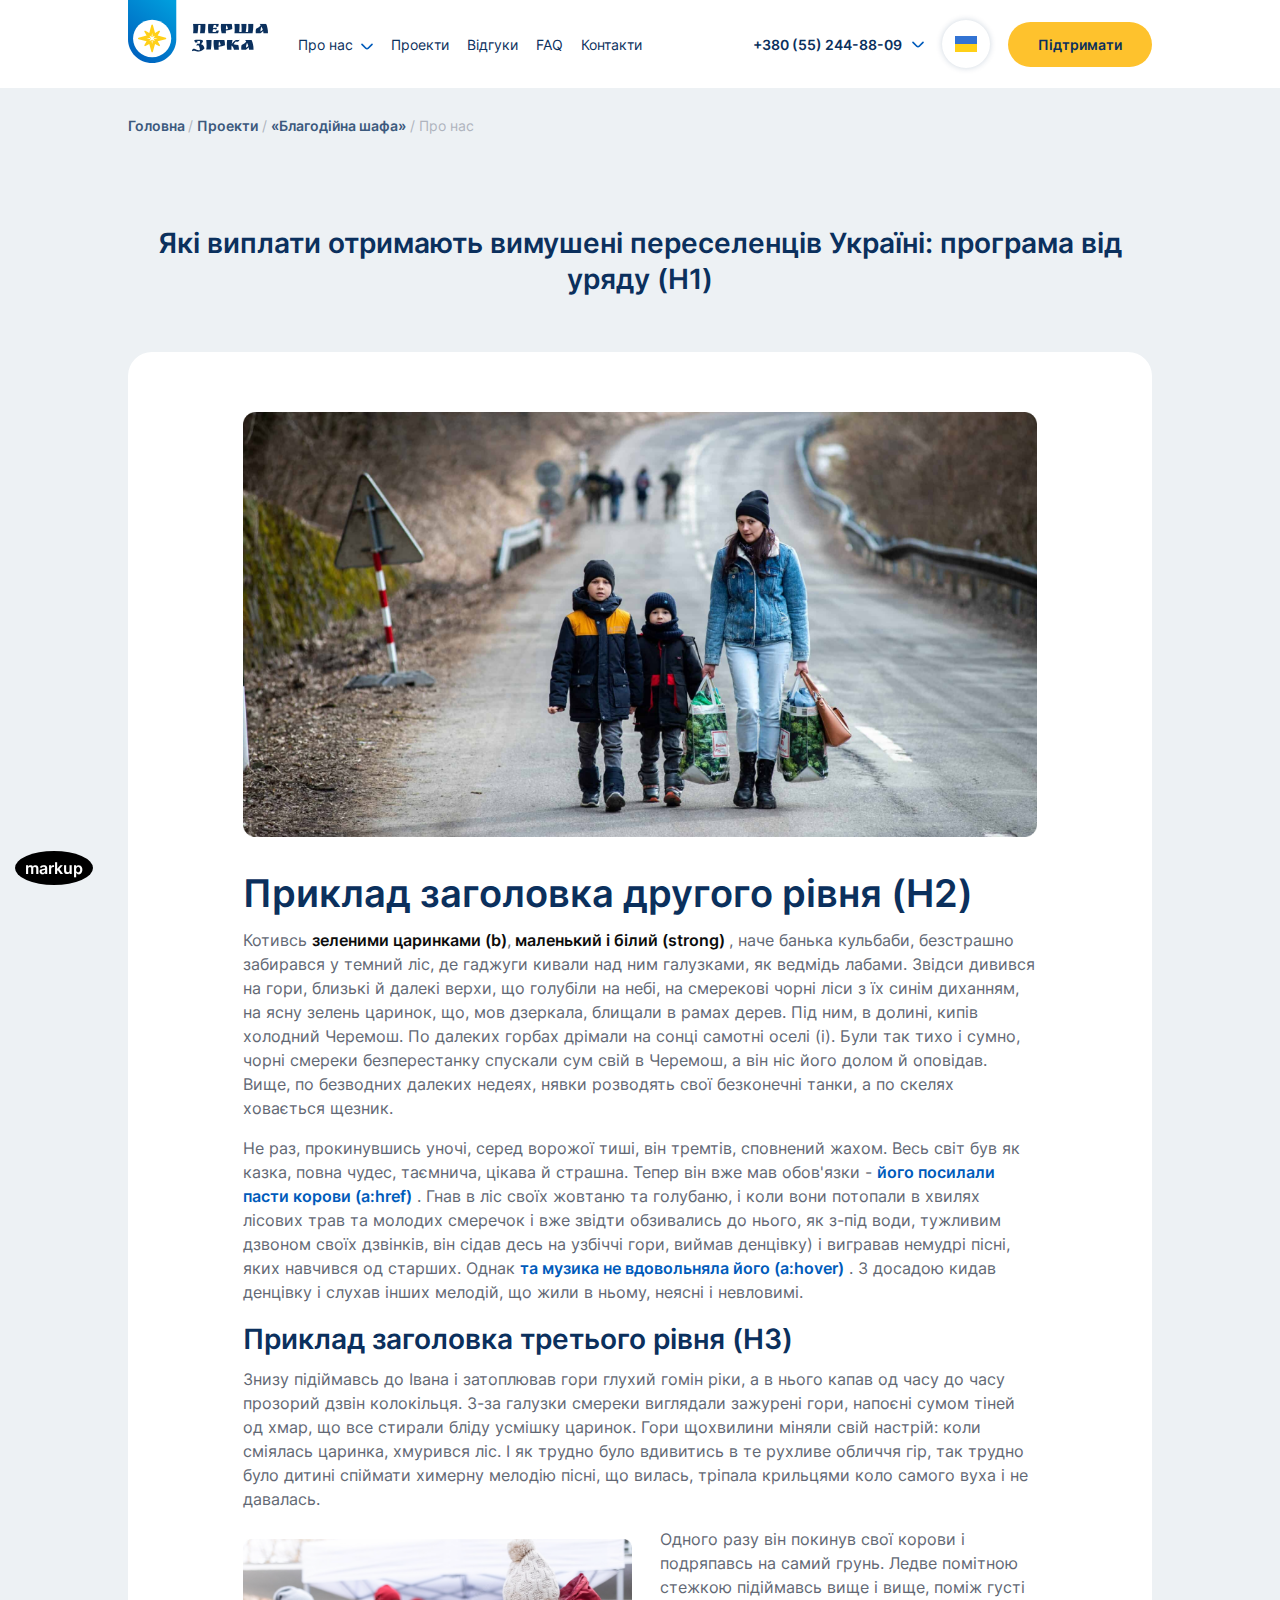
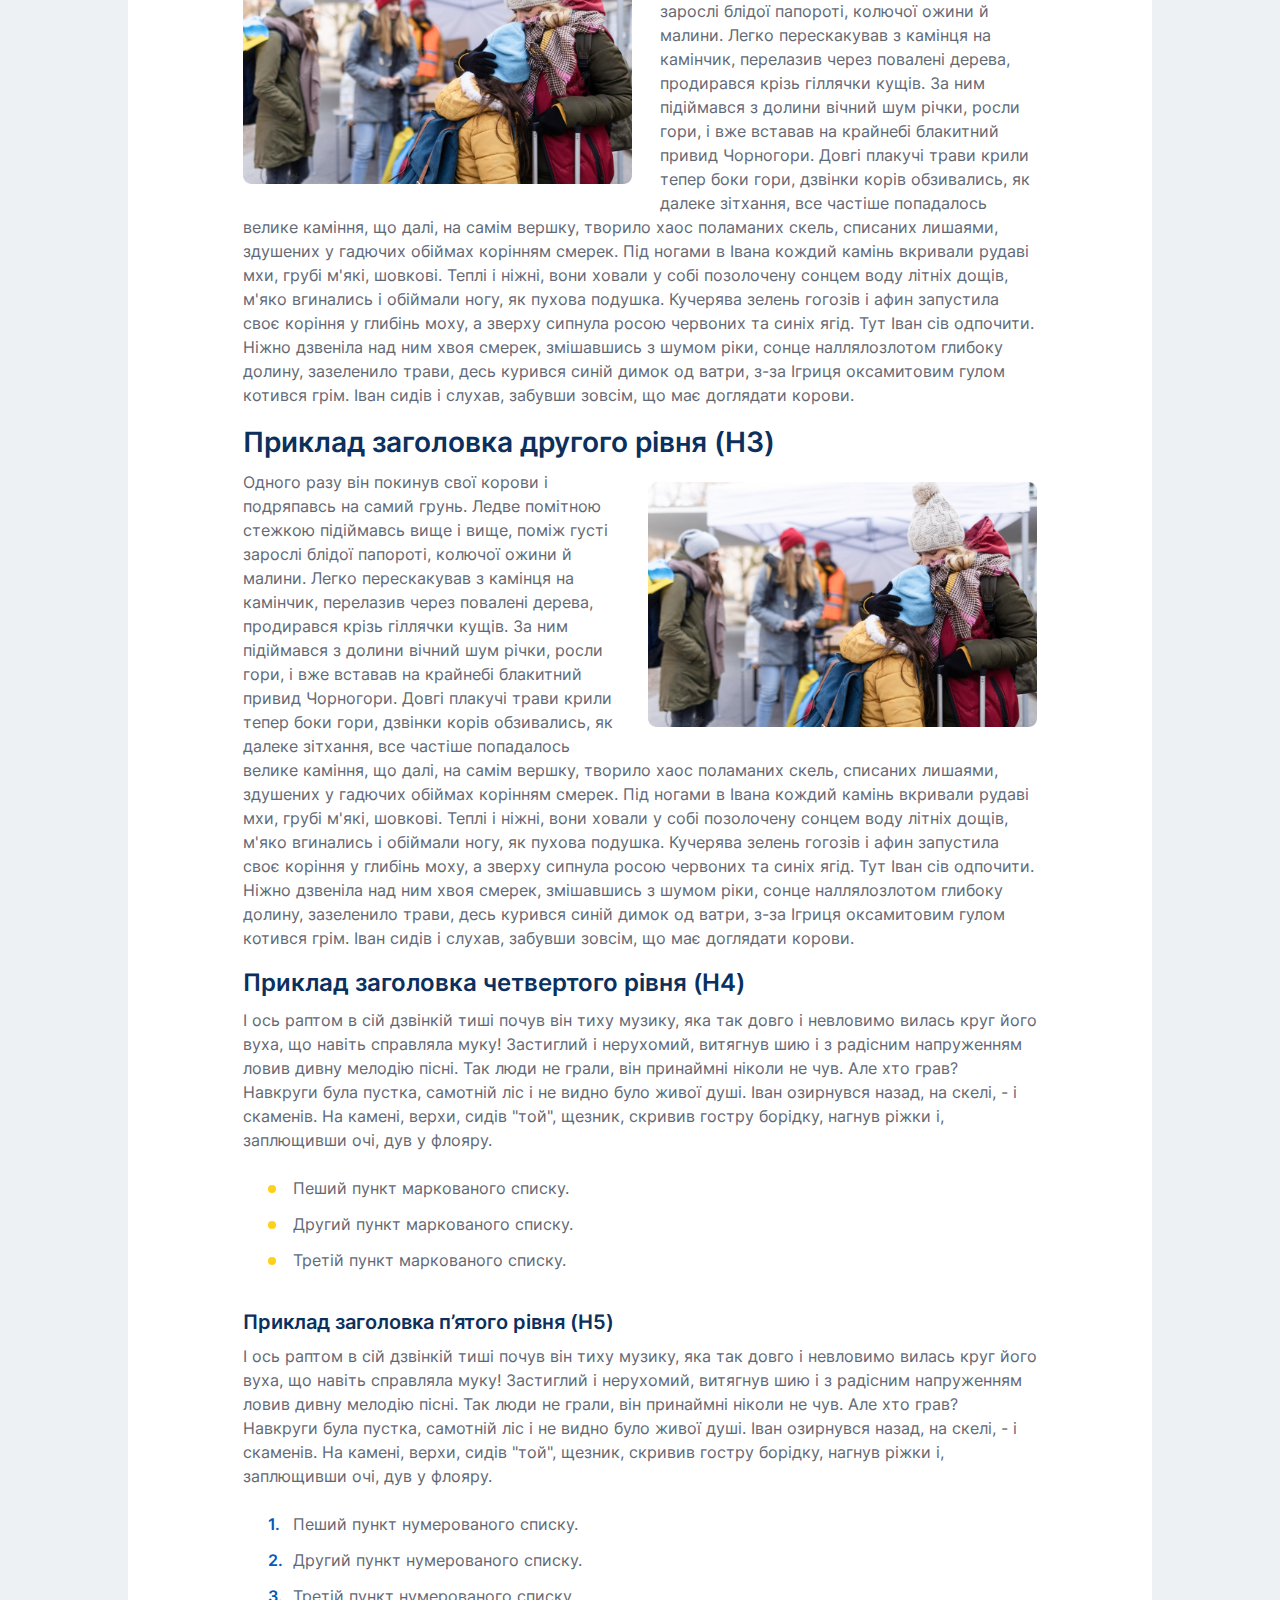
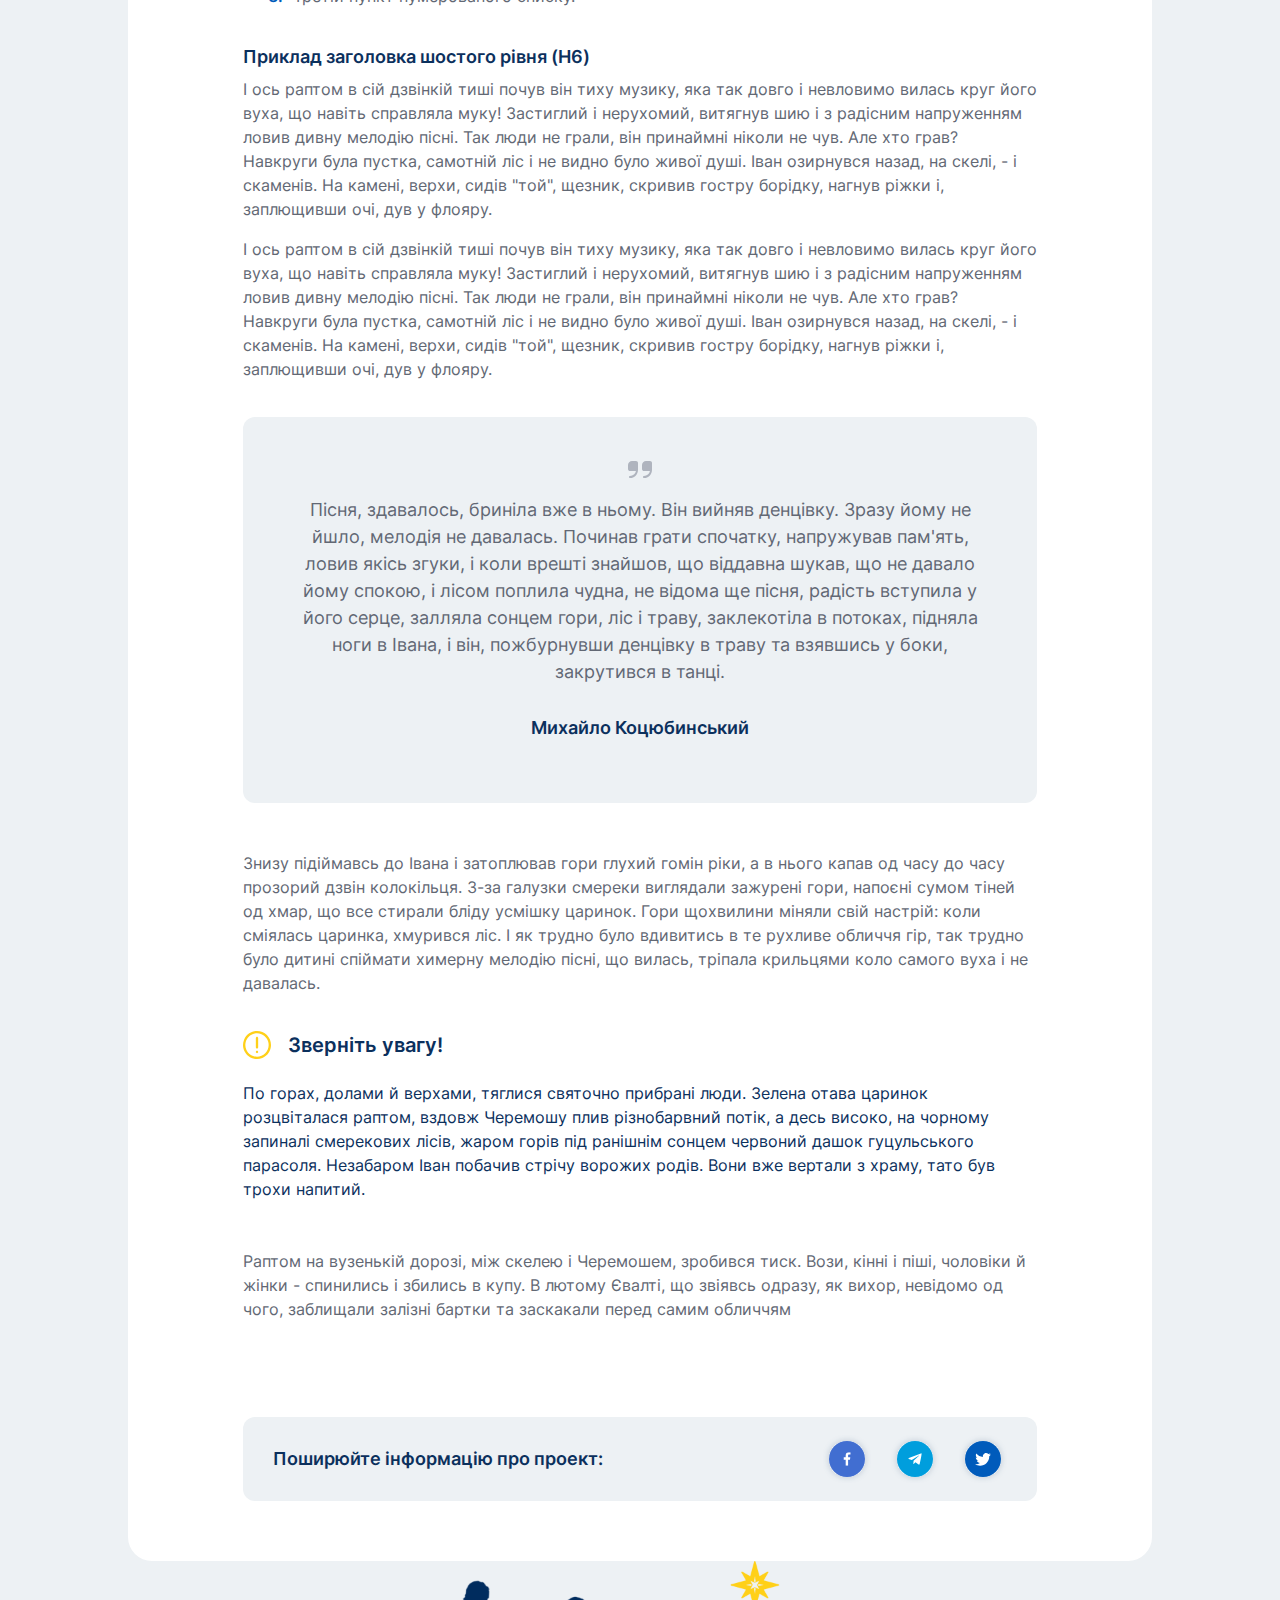
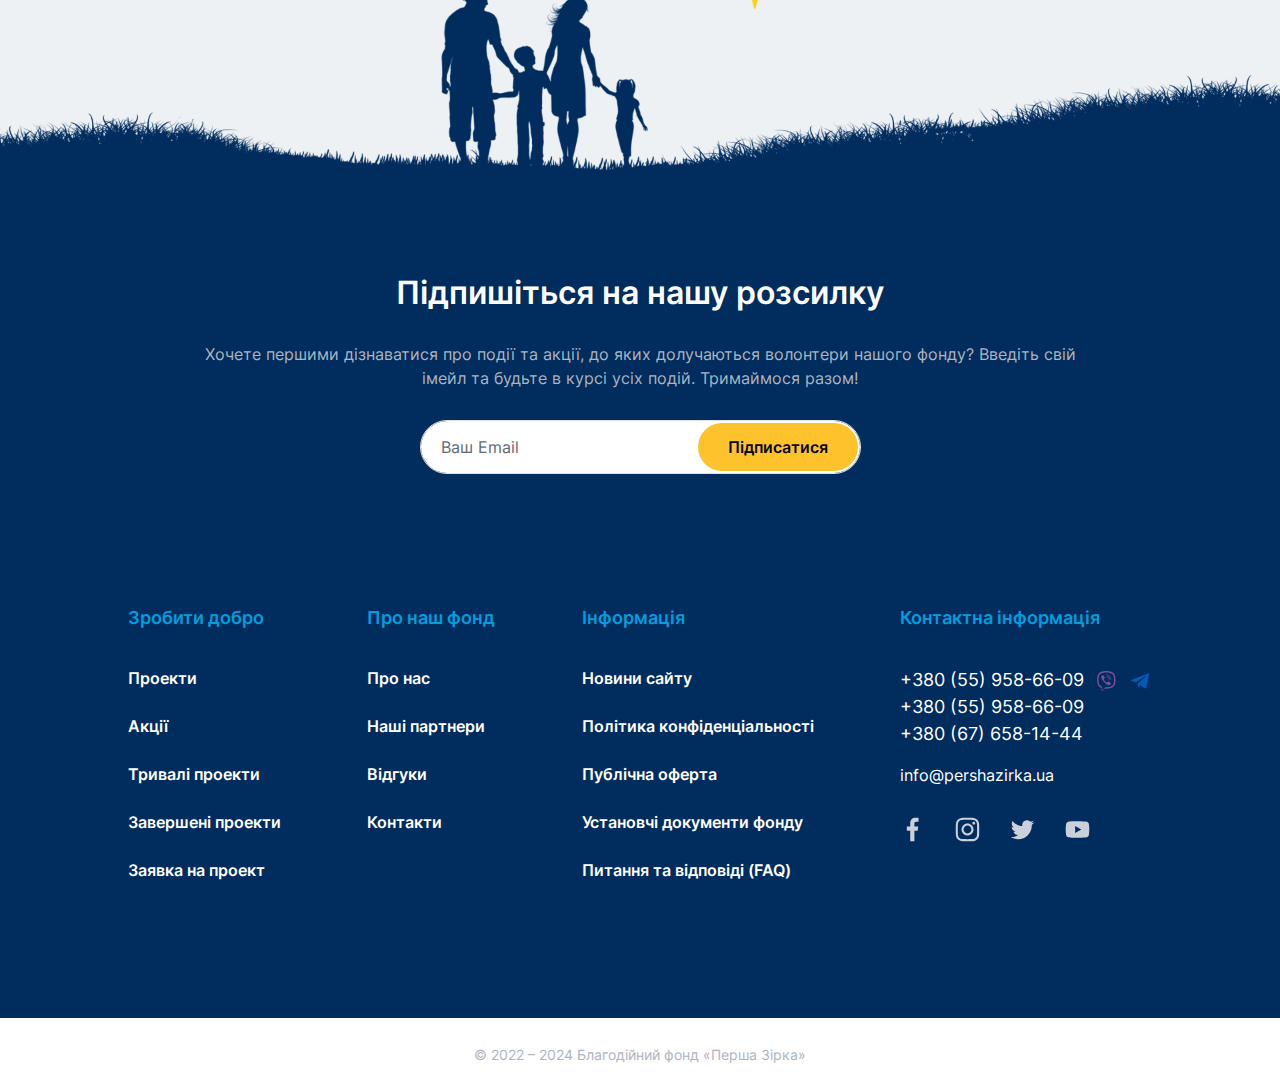
<file: template-page.html>
<!DOCTYPE html>
<html lang="ru">

<head>
    <meta charset="UTF-8">
    <meta name="theme-color" content="#005BBB">
    <meta name="viewport" content="width=device-width,initial-scale=1,user-scalable=no" />
    <title>Перша Зiрка</title>
    <link rel="shortcut icon" href="assets/img/favicon.png" />
    <link rel="stylesheet" type="text/css" href="assets/css/bootstrap.min.css" />
    <link rel="stylesheet" type="text/css" href="assets/css/slick.css" />
    <link rel="stylesheet" type="text/css" href="assets/css/slick-theme.css" />
    <link rel="stylesheet" type="text/css" href="assets/css/jquery.fancybox.min.css" />
    <link rel="stylesheet" type="text/css" href="assets/css/nice-select.css" />
    <link rel="stylesheet" type="text/css" href="style.css" />

</head>

<body>

    <!-- 
<div class='thetop'></div>
<div class='scrolltop'>
    <div  class='muve-top'></div>
</div>
-->
    <a href="markup.html" class="markup-link">markup</a>

    <header class="header">
        <div class="wrapper">
            <div class="row-custom jcsb aic">
                <div class="header__menu-wrap">
                    <a href="/" class="logo"><img src="assets/img/Logo.svg" alt="" /></a>
                    <nav>
                        <ul>
                            <li class="menu-item-has-children">
                                <a href="about-page.html">Про нас</a>
                                <ul class="sub-menu">
                                    <li><a href="about-page.html">Про наш фонд</a></li>
                                    <li><a href="template-page.html">Наші партнери</a></li>
                                    <li><a href="reviews.html">Відгуки</a></li>
                                    <li><a href="faq.html">Питання та відповіді (FAQ)</a></li>
                                    <li><a href="contacts.html">Контакти</a></li>
                                    <li><a href="template-page.html">Публічна оферта</a></li>
                                    <li><a href="template-page.html">Політика конфіденціальності</a></li>
                                    <li><a href="template-page.html">Установчі документи фонду</a></li>
                                </ul>
                            </li>
                            <li><a href="projects-category.html">Проекти</a></li>
                            <li><a href="reviews.html">Відгуки</a></li>
                            <li><a href="faq.html">FAQ</a></li>
                            <li><a href="contacts.html">Контакти</a></li>
                        </ul>
                        <div class="mob-menu-bot">

                            <a href="#" class="btn btn-primary" data-bs-toggle="modal" data-bs-target="#exampleModal">Підтримати</a>
                        </div>
                    </nav>
                </div>
                <div class="header__info-wrap row-custom aic">
                    <div class="header__phone-wrap">
                        <div class="phone-dropdown">
                            <div class="phone-dropdown__top">
                                <a href="tel:+380 (55) 244-88-09">+380 (55) 244-88-09</a>
                                <svg width="12" height="7" viewBox="0 0 12 7" fill="none" xmlns="http://www.w3.org/2000/svg">
                                    <path d="M11.5897 0.841667C11.5123 0.76356 11.4201 0.701565 11.3185 0.659258C11.217 0.616951 11.1081 0.595169 10.9981 0.595169C10.888 0.595169 10.7791 0.616951 10.6776 0.659258C10.576 0.701565 10.4839 0.76356 10.4064 0.841667L6.58972 4.65833C6.51225 4.73643 6.42009 4.79843 6.31854 4.84074C6.21699 4.88304 6.10807 4.90482 5.99806 4.90482C5.88805 4.90482 5.77912 4.88304 5.67758 4.84074C5.57603 4.79843 5.48386 4.73643 5.40639 4.65833L1.58972 0.841667C1.51225 0.76356 1.42009 0.701565 1.31854 0.659258C1.21699 0.616951 1.10807 0.595169 0.998056 0.595169C0.888046 0.595169 0.779125 0.616951 0.677576 0.659258C0.576026 0.701565 0.483859 0.76356 0.40639 0.841667C0.25118 0.997802 0.164063 1.20901 0.164062 1.42917C0.164063 1.64932 0.25118 1.86053 0.40639 2.01666L4.23139 5.84166C4.70014 6.30982 5.33555 6.57279 5.99806 6.57279C6.66056 6.57279 7.29597 6.30982 7.76472 5.84166L11.5897 2.01666C11.7449 1.86053 11.8321 1.64932 11.8321 1.42917C11.8321 1.20901 11.7449 0.997802 11.5897 0.841667Z" fill="#005BBB" />
                                </svg>
                                <div class="btn-icon btn-mob-phone">
                                    <i class="icon-svg icon-phone"></i>
                                </div>
                            </div>
                            <div class="phone-dropdown__menu">
                                <ul>
                                    <li>
                                        <a href="tel:+380 (55) 958-66-09">+380 (55) 958-66-09</a>
                                        <a href="viber://chat?number=%2B380559586609">
										<img src="assets/img/viber.svg" alt="" />
									</a>
                                        <a href="https://telegram.me/voryag905">
										<img src="assets/img/telegram.svg" alt="" />
									</a>
                                    </li>
                                    <li>
                                        <a href="tel:+380 (55) 958-66-09">+380 (55) 958-66-09</a>
                                    </li>
                                    <li>
                                        <a href="tel:+380 (67) 658-14-44">+380 (67) 658-14-44</a>
                                    </li>
                                </ul>
                                <a href="mailto:info@pershazirka.ua" class="email">
								info@pershazirka.ua
							</a>
                                <a href="#" class="btn btn-primary"  data-bs-toggle="modal" data-bs-target="#formMessage">
								<svg
									width="18"
									height="18"
									viewBox="0 0 18 18"
									fill="none"
									xmlns="http://www.w3.org/2000/svg"
								>
									<path
										d="M17.3411 0.66151C17.0723 0.389356 16.7377 0.191152 16.3699 0.0860478C16.002 -0.0190564 15.6132 -0.0275077 15.2411 0.0615104L3.24115 2.58901C2.55008 2.68379 1.8992 2.96962 1.3618 3.41432C0.824403 3.85902 0.421834 4.44493 0.199431 5.10606C-0.0229726 5.76719 -0.0563773 6.47728 0.102979 7.15637C0.262335 7.83546 0.608122 8.45657 1.1014 8.94976L2.3899 10.2375C2.45964 10.3072 2.51494 10.39 2.55265 10.4811C2.59036 10.5722 2.60973 10.6699 2.60965 10.7685V13.1445C2.6113 13.4786 2.68821 13.808 2.83465 14.1083L2.82865 14.1135L2.84815 14.133C3.06791 14.5749 3.42684 14.9322 3.86965 15.15L3.88915 15.1695L3.8944 15.1635C4.19467 15.31 4.52408 15.3869 4.85815 15.3885H7.23415C7.43294 15.3884 7.62366 15.4671 7.7644 15.6075L9.05215 16.8953C9.39754 17.2445 9.80864 17.5219 10.2617 17.7115C10.7148 17.9011 11.201 17.9992 11.6921 18C12.1015 17.9995 12.508 17.9326 12.8959 17.802C13.551 17.5869 14.1329 17.193 14.5761 16.6648C15.0192 16.1366 15.3059 15.495 15.4039 14.8125L17.9351 2.78626C18.0288 2.41099 18.0233 2.01783 17.9191 1.64533C17.815 1.27284 17.6158 0.933813 17.3411 0.66151V0.66151ZM3.4519 9.17851L2.16265 7.89076C1.86244 7.59778 1.65203 7.22525 1.55611 6.81688C1.4602 6.40851 1.48276 5.98126 1.62115 5.58526C1.75532 5.179 2.00335 4.81983 2.33575 4.55046C2.66814 4.28109 3.07091 4.11285 3.49615 4.06576L15.3769 1.56451L4.10815 12.8348V10.7685C4.10929 10.4733 4.05187 10.1807 3.93923 9.9078C3.82659 9.63488 3.66095 9.38701 3.4519 9.17851V9.17851ZM13.9301 14.556C13.8726 14.9703 13.7007 15.3603 13.4337 15.6822C13.1668 16.0042 12.8154 16.2454 12.419 16.3788C12.0226 16.5121 11.5969 16.5324 11.1896 16.4372C10.7823 16.342 10.4097 16.1352 10.1134 15.84L8.8234 14.55C8.61518 14.3406 8.36751 14.1746 8.09472 14.0616C7.82192 13.9486 7.52943 13.8908 7.23415 13.8915H5.1679L16.4381 2.62501L13.9301 14.556Z"
										fill="#0B305D"
									/>
								</svg>
								<span>Написати повідомлення</span>
							</a>
                            </div>
                        </div>
                    </div>
                    <div class="header__lang-wrap">
                        <div class="lang-dropdown">
                            <div class="lang-dropdown__top btn-icon">
                                <img src="assets/img/Ukraine.svg" alt="" />
						</div>
                                <div class="lang-dropdown__menu">
                                    <ul>
                                        <li>
                                            <a href="#ua">
										<img src="assets/img/Ukraine.svg" alt="" />
										<span>Українська</span>
									</a>
                                        </li>
                                        <li>
                                            <a href="#uk">
										<img src="assets/img/UK.svg" alt="" />
										<span>English</span>
									</a>
                                        </li>
                                        <li>
                                            <a href="#uk">
										<img src="assets/img/UK.svg" alt="" />
										<span>English</span>
									</a>
                                        </li>
                                    </ul>
                                </div>
                            </div>
                        </div>
                        <a href="page-404.html" class="login btn-icon d-none">
					<svg
						width="20"
						height="20"
						viewBox="0 0 20 20"
						fill="none"
						xmlns="http://www.w3.org/2000/svg"
					>
						<g clip-path="url(#clip0_183_5966)">
							<path
								d="M10 9.99995C10.9889 9.99995 11.9556 9.7067 12.7779 9.1573C13.6001 8.60789 14.241 7.827 14.6194 6.91337C14.9978 5.99974 15.0969 4.9944 14.9039 4.0245C14.711 3.05459 14.2348 2.16368 13.5355 1.46441C12.8363 0.765152 11.9454 0.288949 10.9755 0.0960224C10.0055 -0.0969037 9.00021 0.00211302 8.08658 0.380551C7.17295 0.758989 6.39206 1.39985 5.84265 2.2221C5.29324 3.04434 5 4.01104 5 4.99995C5.00132 6.32563 5.52853 7.59663 6.46593 8.53402C7.40332 9.47142 8.67432 9.99863 10 9.99995ZM10 1.66662C10.6593 1.66662 11.3037 1.86211 11.8519 2.22838C12.4001 2.59466 12.8273 3.11525 13.0796 3.72434C13.3319 4.33343 13.3979 5.00365 13.2693 5.65025C13.1407 6.29685 12.8232 6.8908 12.357 7.35697C11.8908 7.82315 11.2969 8.14062 10.6503 8.26923C10.0037 8.39785 9.33348 8.33184 8.72439 8.07955C8.1153 7.82726 7.59471 7.40001 7.22844 6.85185C6.86216 6.30369 6.66667 5.65922 6.66667 4.99995C6.66667 4.11589 7.01786 3.26805 7.64298 2.64293C8.2681 2.01781 9.11595 1.66662 10 1.66662Z"
								fill="#0B305D"
							/>
							<path
								d="M10 11.6672C8.01155 11.6694 6.10518 12.4603 4.69914 13.8663C3.29309 15.2724 2.50221 17.1787 2.5 19.1672C2.5 19.3882 2.5878 19.6002 2.74408 19.7564C2.90036 19.9127 3.11232 20.0005 3.33333 20.0005C3.55435 20.0005 3.76631 19.9127 3.92259 19.7564C4.07887 19.6002 4.16667 19.3882 4.16667 19.1672C4.16667 17.6201 4.78125 16.1363 5.87521 15.0424C6.96917 13.9484 8.4529 13.3338 10 13.3338C11.5471 13.3338 13.0308 13.9484 14.1248 15.0424C15.2188 16.1363 15.8333 17.6201 15.8333 19.1672C15.8333 19.3882 15.9211 19.6002 16.0774 19.7564C16.2337 19.9127 16.4457 20.0005 16.6667 20.0005C16.8877 20.0005 17.0996 19.9127 17.2559 19.7564C17.4122 19.6002 17.5 19.3882 17.5 19.1672C17.4978 17.1787 16.7069 15.2724 15.3009 13.8663C13.8948 12.4603 11.9884 11.6694 10 11.6672Z"
								fill="#0B305D"
							/>
						</g>
						<defs>
							<clipPath id="clip0_183_5966">
								<rect width="20" height="20" fill="white" />
							</clipPath>
						</defs>
					</svg>
				</a>
                        <a href="#" class="btn btn-primary" data-bs-toggle="modal" data-bs-target="#exampleModal">Підтримати</a>
                        <div class="btn-menu">
                            <span></span>
                            <span></span>
                            <span></span>
                        </div>
                    </div>
                </div>
            </div>
    </header>

    <main class="article">
        <div class="wrapper">
            <div class="breadcrumb">
                <span>
      <span>
        <a href="index.html">Головна </a> / <span><a href="projects-category.html">Проекти</a> /
          <span><a href="project-item.html">«Благодійна шафа»</a> / 
            <span class="breadcrumb_last">Про нас</span></span></span></span></span>
            </div>
        </div>

        <h1 class="title-icon">

        <span>Які виплати отримають вимушені переселенців Україні: програма від уряду (H1)</span>
    </h1>
        <div class="wrapper">
            <div class="post-item">

                <a href="assets/img/project-item-img.png" class="fancybox" data-fancybox="gallery" data-caption="Caption #1">
                <img src="assets/img/project-item-img.png" class="aligncenter" alt="" />
            </a>
                <h2>Приклад заголовка другого рівня (H2)</h2>
                <p>Котивсь <b>зеленими царинками (b)</b>,<strong> маленький і білий (strong) </strong>, наче банька кульбаби, безстрашно забирався у темний ліс, де гаджуги кивали над ним галузками, як ведмідь лабами. Звідси дивився на гори, близькі й далекі верхи, що голубіли на небі, на смерекові чорні ліси з їх синім диханням, на ясну зелень царинок, що, мов дзеркала, блищали в рамах дерев. Під ним, в долині, кипів холодний Черемош. По далеких горбах дрімали на сонці самотні оселі (i). Були так тихо і сумно, чорні смереки безперестанку спускали сум свій в Черемош, а він ніс його долом й оповідав. Вище, по безводних далеких недеях, нявки розводять свої безконечні танки, а по скелях ховається щезник.</p>
                <p>Не раз, прокинувшись уночі, серед ворожої тиші, він тремтів, сповнений жахом. Весь світ був як казка, повна чудес, таємнича, цікава й страшна. Тепер він вже мав обов'язки - <a href="#">його посилали пасти корови (a:href)</a> . Гнав в ліс своїх жовтаню та голубаню, і коли вони потопали в хвилях лісових трав та молодих смеречок і вже звідти обзивались до нього, як з-під води, тужливим дзвоном своїх дзвінків, він сідав десь на узбіччі гори, виймав денцівку) і вигравав немудрі пісні, яких навчився од старших. Однак <a href="#">та музика не вдовольняла його (a:hover)</a> . З досадою кидав денцівку і слухав інших мелодій, що жили в ньому, неясні і невловимі.</p>
                <h3>Приклад заголовка третього рівня (H3)</h3>
                <p>Знизу підіймавсь до Івана і затоплював гори глухий гомін ріки, а в нього капав од часу до часу прозорий дзвін колокільця. З-за галузки смереки виглядали зажурені гори, напоєні сумом тіней од хмар, що все стирали бліду усмішку царинок. Гори щохвилини міняли свій настрій: коли сміялась царинка, хмурився ліс. І як трудно було вдивитись в те рухливе обличчя гір, так трудно було дитині спіймати химерну мелодію пісні, що вилась, тріпала крильцями коло самого вуха і не давалась.</p>




                <a href="assets/img/project-item-img-2.png" class="fancybox" data-fancybox="gallery" data-caption="Caption #1">
                <img src="assets/img/project-item-img-2.png"  class="alignleft"  alt="">
            </a>
                <p>Одного разу він покинув свої корови і подряпавсь на самий грунь. Ледве помітною стежкою підіймавсь вище і вище, поміж густі зарослі блідої папороті, колючої ожини й малини. Легко перескакував з камінця на камінчик, перелазив через повалені дерева, продирався крізь гіллячки кущів. За ним підіймався з долини вічний шум річки, росли гори, і вже вставав на крайнебі блакитний привид Чорногори. Довгі плакучі трави крили тепер боки гори, дзвінки корів обзивались, як далеке зітхання, все частіше попадалось велике каміння, що далі, на самім вершку, творило хаос поламаних скель, списаних лишаями, здушених у гадючих обіймах корінням смерек. Під ногами в Івана кождий камінь вкривали рудаві мхи, грубі м'які, шовкові. Теплі і ніжні, вони ховали у собі позолочену сонцем воду літніх дощів, м'яко вгинались і обіймали ногу, як пухова подушка. Кучерява зелень гогозів і афин запустила своє коріння у глибінь моху, а зверху сипнула росою червоних та синіх ягід. Тут Іван сів одпочити. Ніжно дзвеніла над ним хвоя смерек, змішавшись з шумом ріки, сонце наллялозлотом глибоку долину, зазеленило трави, десь курився синій димок од ватри, з-за Ігриця оксамитовим гулом котився грім. Іван сидів і слухав, забувши зовсім, що має доглядати корови.</p>

                <h3>Приклад заголовка другого рівня (H3)</h3>

                <a href="assets/img/project-item-img-2.png" class="fancybox" data-fancybox="gallery" data-caption="Caption #1">
                <img src="assets/img/project-item-img-2.png"  class="alignright"  alt="">
            </a>
                <p>Одного разу він покинув свої корови і подряпавсь на самий грунь. Ледве помітною стежкою підіймавсь вище і вище, поміж густі зарослі блідої папороті, колючої ожини й малини. Легко перескакував з камінця на камінчик, перелазив через повалені дерева, продирався крізь гіллячки кущів. За ним підіймався з долини вічний шум річки, росли гори, і вже вставав на крайнебі блакитний привид Чорногори. Довгі плакучі трави крили тепер боки гори, дзвінки корів обзивались, як далеке зітхання, все частіше попадалось велике каміння, що далі, на самім вершку, творило хаос поламаних скель, списаних лишаями, здушених у гадючих обіймах корінням смерек. Під ногами в Івана кождий камінь вкривали рудаві мхи, грубі м'які, шовкові. Теплі і ніжні, вони ховали у собі позолочену сонцем воду літніх дощів, м'яко вгинались і обіймали ногу, як пухова подушка. Кучерява зелень гогозів і афин запустила своє коріння у глибінь моху, а зверху сипнула росою червоних та синіх ягід. Тут Іван сів одпочити. Ніжно дзвеніла над ним хвоя смерек, змішавшись з шумом ріки, сонце наллялозлотом глибоку долину, зазеленило трави, десь курився синій димок од ватри, з-за Ігриця оксамитовим гулом котився грім. Іван сидів і слухав, забувши зовсім, що має доглядати корови.</p>

                <h4>Приклад заголовка четвертого рівня (H4)</h4>
                <p>І ось раптом в сій дзвінкій тиші почув він тиху музику, яка так довго і невловимо вилась круг його вуха, що навіть справляла муку! Застиглий і нерухомий, витягнув шию і з радісним напруженням ловив дивну мелодію пісні. Так люди не грали, він принаймні ніколи не чув. Але хто грав? Навкруги була пустка, самотній ліс і не видно було живої душі. Іван озирнувся назад, на скелі, - і скаменів. На камені, верхи, сидів "той", щезник, скривив гостру борідку, нагнув ріжки і, заплющивши очі, дув у флояру. </p>

                <ul>
                    <li>Пеший пункт маркованого списку.</li>
                    <li>Другий пункт маркованого списку.</li>
                    <li>Третій пункт маркованого списку.</li>
                </ul>
                <h5>Приклад заголовка п’ятого рівня (H5)</h5>
                <p>І ось раптом в сій дзвінкій тиші почув він тиху музику, яка так довго і невловимо вилась круг його вуха, що навіть справляла муку! Застиглий і нерухомий, витягнув шию і з радісним напруженням ловив дивну мелодію пісні. Так люди не грали, він принаймні ніколи не чув. Але хто грав? Навкруги була пустка, самотній ліс і не видно було живої душі. Іван озирнувся назад, на скелі, - і скаменів. На камені, верхи, сидів "той", щезник, скривив гостру борідку, нагнув ріжки і, заплющивши очі, дув у флояру. </p>

                <ol>
                    <li>Пеший пункт нумерованого списку.</li>
                    <li>Другий пункт нумерованого списку.</li>
                    <li>Третій пункт нумерованого списку.</li>
                </ol>
                <h6>Приклад заголовка шостого рівня (H6)</h6>
                <p>І ось раптом в сій дзвінкій тиші почув він тиху музику, яка так довго і невловимо вилась круг його вуха, що навіть справляла муку! Застиглий і нерухомий, витягнув шию і з радісним напруженням ловив дивну мелодію пісні. Так люди не грали, він принаймні ніколи не чув. Але хто грав? Навкруги була пустка, самотній ліс і не видно було живої душі. Іван озирнувся назад, на скелі, - і скаменів. На камені, верхи, сидів "той", щезник, скривив гостру борідку, нагнув ріжки і, заплющивши очі, дув у флояру. </p>
                <p>І ось раптом в сій дзвінкій тиші почув він тиху музику, яка так довго і невловимо вилась круг його вуха, що навіть справляла муку! Застиглий і нерухомий, витягнув шию і з радісним напруженням ловив дивну мелодію пісні. Так люди не грали, він принаймні ніколи не чув. Але хто грав? Навкруги була пустка, самотній ліс і не видно було живої душі. Іван озирнувся назад, на скелі, - і скаменів. На камені, верхи, сидів "той", щезник, скривив гостру борідку, нагнув ріжки і, заплющивши очі, дув у флояру. </p>
                <blockquote>
                    <p>Пісня, здавалось, бриніла вже в ньому. Він вийняв денцівку. Зразу йому не йшло, мелодія не давалась. Починав грати спочатку, напружував пам'ять, ловив якісь згуки, і коли врешті знайшов, що віддавна шукав, що не давало йому спокою, і лісом поплила чудна, не відома ще пісня, радість вступила у його серце, залляла сонцем гори, ліс і траву, заклекотіла в потоках, підняла ноги в Івана, і він, пожбурнувши денцівку в траву та взявшись у боки, закрутився в танці. </p>

                    <h6>Михайло Коцюбинський</h6>
                </blockquote>
                <p>Знизу підіймавсь до Івана і затоплював гори глухий гомін ріки, а в нього капав од часу до часу прозорий дзвін колокільця. З-за галузки смереки виглядали зажурені гори, напоєні сумом тіней од хмар, що все стирали бліду усмішку царинок. Гори щохвилини міняли свій настрій: коли сміялась царинка, хмурився ліс. І як трудно було вдивитись в те рухливе обличчя гір, так трудно було дитині спіймати химерну мелодію пісні, що вилась, тріпала крильцями коло самого вуха і не давалась.</p>
                <div class="attention">
                    <h5>Зверніть увагу!</h5>
                    <p>По горах, долами й верхами, тяглися святочно прибрані люди. Зелена отава царинок розцвіталася раптом, вздовж Черемошу плив різнобарвний потік, а десь високо, на чорному запиналі смерекових лісів, жаром горів під ранішнім сонцем червоний дашок гуцульського парасоля. Незабаром Іван побачив стрічу ворожих родів. Вони вже вертали з храму, тато був трохи напитий. </p>
                </div>
                <p>Раптом на вузенькій дорозі, між скелею і Черемошем, зробився тиск. Вози, кінні і піші, чоловіки й жінки - спинились і збились в купу. В лютому Євалті, що звіявсь одразу, як вихор, невідомо од чого, заблищали залізні бартки та заскакали перед самим обличчям</p>
                <div class="repost">
                    <div class="repost-title">Поширюйте інформацію про проект:</div>
                    <nav class="nav-socials">
                        <a href="#"><img src="assets/img/icon-facebook.svg" class="img-fluid" alt="facebook"></a>
                        <a href="#"><img src="assets/img/icon-telegram.svg" class="img-fluid" alt="telegram"></a>
                        <a href="#"><img src="assets/img/icon-twiter.svg" class="img-fluid" alt="twiter"></a>
                    </nav>
                </div>
            </div>

        </div>




        <section class="subscribe">
            <img src="./assets/img/sub-bg.png" alt="" />
            <div class="subscribe__content">
                <div class="wrapper">
                    <div class="title-icon">Підпишіться на нашу розсилку</div>
                    <p class="title-descr">
                        Хочете першими дізнаватися про події та акції, до яких долучаються
                        волонтери нашого фонду? Введіть свій імейл та будьте в курсі усіх
                        подій. Тримаймося разом!
                    </p>
                    <div class="form-subscribe">
                        <form action="">
                            <input type="email" placeholder="Ваш Email" />
                            <button class="btn btn-primary">Підписатися</button>
                        </form>
                    </div>
                </div>
            </div>
        </section>
    </main>

    <footer class="footer">

        <div class="wrapper">
            <div class="row-custom jcsb">
                <div class="footer__col">
                    <div class="footer__title">Зробити добро</div>
                    <div class="footer__menu">
                        <ul>
                            <li><a href="projects-category.html">Проекти</a></li>
                            <li><a href="actions.html">Акції</a></li>
                            <li><a href="projects-category.html">Тривалі проекти</a></li>
                            <li><a href="projects-category.html">Завершені проекти</a></li>
                            <li><a href="#" data-bs-toggle="modal" data-bs-target="#formRequest">Заявка на проект</a></li>
                        </ul>
                    </div>

                </div>
                <div class="footer__col">
                    <div class="footer__title">Про наш фонд</div>
                    <div class="footer__menu">
                        <ul>
                            <li><a href="about-page.html">Про нас</a></li>
                            <li><a href="template-page.html">Наші партнери</a></li>
                            <li><a href="reviews.html">Відгуки</a></li>
                            <li><a href="contacts.html">Контакти</a></li>
                        </ul>
                    </div>

                </div>
                <div class="footer__col">
                    <div class="footer__title">Інформація</div>
                    <div class="footer__menu">
                        <ul>
                            <li><a href="news.html">Новини сайту</a></li>
                            <li><a href="template-page.html">Політика конфіденціальності</a></li>
                            <li><a href="template-page.html">Публічна оферта</a></li>
                            <li><a href="template-page.html">Установчі документи фонду</a></li>
                            <li><a href="faq.html">Питання та відповіді (FAQ)</a></li>
                        </ul>
                    </div>

                </div>
                <div class="footer__col">
                    <div class="footer__title">Контактна інформація</div>
                    <div class="footer__info">
                        <ul class="footer__phones">
                            <li>
                                <a href="tel:+380 (55) 958-66-09">+380 (55) 958-66-09</a>
                                <a href="viber://chat?number=%2B380559586609">
								<img src="assets/img/viber.svg" alt="" />
							</a>
                                <a href="https://telegram.me/voryag905">
								<img src="assets/img/telegram.svg" alt="" />
							</a>
                            </li>
                            <li>
                                <a href="tel:+380 (55) 958-66-09">+380 (55) 958-66-09</a>
                            </li>
                            <li>
                                <a href="tel:+380 (67) 658-14-44">+380 (67) 658-14-44</a>
                            </li>
                        </ul>
                        <a href="mailto:info@pershazirka.ua" class="email">
						info@pershazirka.ua
					</a>
                        <ul class="soc-icons">
                            <li><a href="#"><i class="icon-svg icon-facebook"></i></a></li>
                            <li><a href="#"><i class="icon-svg icon-insta"></i></a></li>
                            <li><a href="#"><i class="icon-svg icon-twitter"></i></a></li>
                            <li><a href="#"><i class="icon-svg icon-youtube"></i></a></li>
                        </ul>
                    </div>

                </div>
            </div>
        </div>
        <div class="footer__copy">© 2022 – 2024 Благодійний фонд «Перша Зірка»</div>
    </footer>
    <!-- Modal -->
    <div class="modal fade" id="exampleModal" tabindex="-1" aria-labelledby="exampleModalLabel" aria-hidden="true">
        <div class="modal-dialog">
            <div class="modal-content">

                <div class="modal-body">
                    <button type="button" class="btn-close" data-bs-dismiss="modal" aria-label="Close"></button>
                    <div class="form-tab">
                        <div class="form-tab__tabs">

                            <div class="btn-tab btn-tab--active">Я хочу допомогти</div>
                        </div>
                        <p class="form-tab__descr"><span>*</span> усі поля обов’язкові</p>
                        <form action="">
                            <div class="input-wrap">
                                <input type="text" placeholder="Як до вас звертатися?" />
                                <div class="icon-wrap">
                                    <i class="icon-svg icon-user-inp"> </i>
                                    <div class="note">
                                        Ваші ім’я та прізвище. Більше даних ви можете ввести у
                                        приватному кабінеті. Для авторизації натисніть на іконку “Вхід у
                                        шапці сайту”
                                    </div>
                                </div>
                            </div>
                            <div class="input-wrap">
                                <input type="tel" placeholder="Ваш номер телефону" />
                                <div class="icon-wrap">
                                    <i class="icon-svg icon-phone-inp"> </i>
                                    <div class="note">
                                        Ваші ім’я та прізвище. Більше даних ви можете ввести у
                                        приватному кабінеті. Для авторизації натисніть на іконку “Вхід у
                                        шапці сайту”
                                    </div>
                                </div>
                            </div>
                            <select class="select">
                                <option data-display="Де ви плануєте провести подію?" disabled>
                                    Де ви плануєте провести подію?
                                </option>
                                <option value="1">Подія 1</option>
                                <option value="2">Подія 2</option>
                                <option value="3">Подія 3</option>
                                <option value="4">Подія 4</option>
                            </select>
                            <select class="select">
                                <option data-display="Яку допомогу ви плануєте?" disabled>
                                    Яку допомогу ви плануєте?
                                </option>
                                <option value="Хворим дітям">Хворим дітям</option>
                                <option value="Збройним силам України">
                                    Збройним силам України
                                </option>
                                <option value="Вимушеним переселенцям">
                                    Вимушеним переселенцям
                                </option>
                                <option value="Літнім людям">Літнім людям</option>
                                <option value="Інше">Вуличним тваринам</option>
                            </select>
                            <textarea placeholder="Опишіть свій проект"></textarea>
                            <input type="hidden" value="Я хочу допомогти" />
                            <button class="btn btn-primary">
                                <i class="icon-svg icon-plus"></i>
                                <span>Зробити внесок</span>
                            </button>
                        </form>
                    </div>
                </div>

            </div>
        </div>
    </div>


    <!-- Modal -->
    <div class="modal fade" id="leaveFeedback" tabindex="-1" aria-labelledby="leaveFeedbackLabel" aria-hidden="true">
        <div class="modal-dialog">
            <div class="modal-content">

                <div class="modal-body">
                    <button type="button" class="btn-close" data-bs-dismiss="modal" aria-label="Close"></button>
                    <div class="form-tab">
                        <div class="form-tab__tabs">

                            <div class="btn-tab btn-tab--active">Я хочу залишити відгук</div>
                        </div>
                        <p class="form-tab__descr"><span>*</span> усі поля обов’язкові</p>
                        <form action="">
                            <div class="input-wrap">
                                <input type="text" placeholder="Як до вас звертатися?" />
                                <div class="icon-wrap">
                                    <i class="icon-svg icon-user-inp"> </i>
                                    <div class="note">
                                        Ваші ім’я та прізвище.
                                    </div>
                                </div>
                            </div>
                            <div class="input-wrap">
                                <input type="tel" placeholder="Ваш номер телефону" />
                                <div class="icon-wrap">
                                    <i class="icon-svg icon-phone-inp"> </i>
                                    <div class="note">
                                        Введіть свій номер телефону
                                    </div>
                                </div>
                            </div>

                            <textarea placeholder="Опишіть свій проект"></textarea>
                            <input type="hidden" value="Я хочу допомогти" />
                            <button class="btn btn-primary">
                                <i class="icon-svg icon-plus"></i>
                                <span>Залишити відгук</span>
                            </button>
                        </form>
                    </div>
                </div>
            </div>
        </div>
    </div>

    <!-- Modal -->
    <div class="modal fade" id="formRequest" tabindex="-1" aria-labelledby="formRequestLabel" aria-hidden="true">
        <div class="modal-dialog">
            <div class="modal-content">

                <div class="modal-body">
                    <button type="button" class="btn-close" data-bs-dismiss="modal" aria-label="Close"></button>
                    <div class="form-tab">
                        <div class="form-tab__tabs">

                            <div class="btn-tab btn-tab--active">я хочу запропонувати заявку на проект</div>
                        </div>
                        <p class="form-tab__descr"><span>*</span> усі поля обов’язкові</p>
                        <form action="">
                            <div class="input-wrap">
                                <input type="text" placeholder="Як до вас звертатися?" />
                                <div class="icon-wrap">
                                    <i class="icon-svg icon-user-inp"> </i>
                                    <div class="note">
                                        Ваші ім’я та прізвище.
                                    </div>
                                </div>
                            </div>
                            <div class="input-wrap">
                                <input type="tel" placeholder="Ваш номер телефону" />
                                <div class="icon-wrap">
                                    <i class="icon-svg icon-phone-inp"> </i>
                                    <div class="note">
                                        Введіть свій номер телефону
                                    </div>
                                </div>
                            </div>

                            <textarea placeholder="Опишіть свій проект"></textarea>
                            <input type="hidden" value="Зробити заявку на проект" />
                            <button class="btn btn-primary">
                                <i class="icon-svg icon-plus"></i>
                                <span>Зробити заявку</span>
                            </button>
                        </form>
                    </div>
                </div>
            </div>
        </div>
    </div>



    <!-- Modal -->
    <div class="modal fade" id="formMessage" tabindex="-1" aria-labelledby="formMessageLabel" aria-hidden="true">
        <div class="modal-dialog">
            <div class="modal-content">

                <div class="modal-body">
                    <button type="button" class="btn-close" data-bs-dismiss="modal" aria-label="Close"></button>
                    <div class="form-tab">
                        <div class="form-tab__tabs">

                            <div class="btn-tab btn-tab--active">я хочу написати повідомлення</div>
                        </div>
                        <p class="form-tab__descr"><span>*</span> усі поля обов’язкові</p>
                        <form action="">
                            <div class="input-wrap">
                                <input type="text" placeholder="Як до вас звертатися?" />
                                <div class="icon-wrap">
                                    <i class="icon-svg icon-user-inp"> </i>
                                    <div class="note">
                                        Ваші ім’я та прізвище.
                                    </div>
                                </div>
                            </div>
                            <div class="input-wrap">
                                <input type="tel" placeholder="Ваш номер телефону" />
                                <div class="icon-wrap">
                                    <i class="icon-svg icon-phone-inp"> </i>
                                    <div class="note">
                                        Введіть свій номер телефону
                                    </div>
                                </div>
                            </div>

                            <textarea placeholder="Опишіть свій проект"></textarea>
                            <input type="hidden" value="Відправити повідомлення" />
                            <button class="btn btn-primary">
                                <i class="icon-svg icon-plus"></i>
                                <span>Відправити повідомлення</span>
                            </button>
                        </form>
                    </div>
                </div>
            </div>
        </div>
    </div>

    <script src="assets/js/library.min.js"></script>
    <script src="assets/js/custom.js"></script>
</body>

</html>
</file>
<file: assets/css/nice-select.css>
.nice-select {
    -webkit-tap-highlight-color: transparent;
    /* background-color: #fff; */
    border-radius: 5px;
    /* border: solid 1px #e8e8e8; */
    box-sizing: border-box;
    clear: both;
    cursor: pointer;
    display: block;
    float: left;
    font-family: inherit;
    font-size: 14px;
    font-weight: bold;
    height: 46px;
    line-height: 40px;
    outline: none;
    padding-left: 18px;
    padding-right: 30px;
    position: relative;
    text-align: left !important;
    -webkit-transition: all 0.2s ease-in-out;
    transition: all 0.2s ease-in-out;
    -webkit-user-select: none;
    -moz-user-select: none;
    -ms-user-select: none;
    user-select: none;
    white-space: nowrap;
    width: auto;
}

.nice-select:hover {
}

.nice-select:active,
.nice-select.open,
.nice-select:focus {
}

.nice-select::after {
    content: '';
    font-family: 'FontAwesome';
    display: block;
    height: 5px;
    margin-top: -4px;
    pointer-events: none;
    position: absolute;
    right: 12px;
    top: 5px;
    background: url('./assets/img/icon_arrow.svg') center no-repeat;
}

.nice-select.open:after {}

.nice-select.open .list {
    opacity: 1;
    pointer-events: auto;
    -webkit-transform: scale(1) translateY(0);
    -ms-transform: scale(1) translateY(0);
    transform: scale(1) translateY(0);
}

.nice-select.disabled {
    pointer-events: none;
}

.nice-select.disabled:after {
}

.nice-select.wide {
    width: 100%;
}

.nice-select.wide .list {
    left: 0 !important;
    right: 0 !important;
}

.nice-select.right {
    float: right;
}

.nice-select.right .list {
    left: auto;
    right: 0;
}

.nice-select.small {
    font-size: 12px;
    height: 36px;
    line-height: 34px;
}

.nice-select.small:after {
    height: 4px;
    width: 4px;
}

.nice-select.small .option {
    line-height: 34px;
    min-height: 34px;
}

.nice-select .list {
    border-radius: 5px;
    box-shadow: 0 0 0 1px rgba(68, 68, 68, 0.11);
    box-sizing: border-box;
    margin-top: 4px;
    opacity: 0;
    overflow: hidden;
    padding: 0;
    pointer-events: none;
    position: absolute;
    top: 100%;
    left: 0;
    -webkit-transform-origin: 50% 0;
    -ms-transform-origin: 50% 0;
    transform-origin: 50% 0;
    -webkit-transform: scale(0.75) translateY(-21px);
    -ms-transform: scale(0.75) translateY(-21px);
    transform: scale(0.75) translateY(-21px);
    -webkit-transition: all 0.2s cubic-bezier(0.5, 0, 0, 1.25), opacity 0.15s ease-out;
    transition: all 0.2s cubic-bezier(0.5, 0, 0, 1.25), opacity 0.15s ease-out;
    z-index: 1;
}

.nice-select .list:hover .option:not(:hover) {
    background-color: transparent !important;
}

.nice-select .option {
    cursor: pointer;
    font-weight: 400;
    line-height: 35px;
    list-style: none;
    min-height: 35px;
    outline: none;
    padding-left: 18px;
    padding-right: 29px;
    text-align: left;
    -webkit-transition: all 0.2s;
    transition: all 0.2s;
}




.nice-select .option.disabled {
    background-color: transparent;
    color: #999;
    cursor: default;
}

.no-csspointerevents .nice-select .list {
    display: none;
}

.no-csspointerevents .nice-select.open .list {
    display: block;
}
</file>
<file: style.css>
@charset "UTF-8";
/*
Theme Name: CustomTheme
Theme URI: https://wordpress.org/themes/CustomTheme/
Author: the KofeLatte team
Author URI: http://KofeLatte.com.ua/
Description: CustomTheme brings your site to life with immersive featured images and subtle animations. Our default theme works great in many languages, for any abilities, and on any device.
Version: 1.0
License: GNU General Public License v2 or later
License URI: http://www.gnu.org/licenses/gpl-2.0.html
Text Domain: CustomTheme
Tags: custom-colors, custom-header, custom-menu, custom-logo, editor-style, featured-images, footer-widgets, post-formats
This theme, like WordPress, is licensed under the GPL.
Use it to make something cool, have fun, and share what you've learned with others.
*/
/*grey*/
/*   <Breadcrumbs/>   */
/*   <Muve-top/>   */
.input-wrap .note::after {
  z-index: -1; }

.header .sub-menu {
  z-index: 1; }

.input-wrap .note {
  z-index: 1; }

.close {
  z-index: 1; }

.item-project__img::before {
  z-index: 1; }

.home-top > * {
  z-index: 1; }

.markup-link {
  z-index: 2; }

.slider-def .slick-prev,
.slider-def .slick-next {
  z-index: 3; }

.scrolltop {
  z-index: 4; }

.header {
  z-index: 5; }

/* === BEGIN FONTS === */
@font-face {
  font-family: 'Inter';
  src: url("./assets/fonts/Inter-ExtraLight.ttf") format("opentype");
  font-weight: 200;
  font-style: normal;
  font-display: swap; }

@font-face {
  font-family: 'Inter';
  src: url("./assets/fonts/Inter-Regular.ttf") format("opentype");
  font-weight: normal;
  font-style: normal;
  font-display: swap; }

@font-face {
  font-family: 'Inter';
  src: url("./assets/fonts/Inter-SemiBold.ttf") format("opentype");
  font-weight: 600;
  font-style: normal;
  font-display: swap; }

/* === END FONTS === */
.modal-open .modal {
  padding-right: 0 !important; }

.modal-dialog {
  display: flex;
  align-items: center;
  max-width: 660px;
  min-height: calc(100% - (5rem * 2)); }

.modal-header {
  border: none;
  padding-bottom: 0; }

.modal-body .nice_Select {
  height: 48px;
  background-color: #ffffff;
  border: 1px solid #e1e1e1;
  border-radius: 4px;
  width: 100%;
  background: url("assets/img/select_close.png") calc(100% - 15px) center no-repeat !important; }
  .modal-body .nice_Select.open {
    background: url("assets/img/select_open.png") calc(100% - 15px) center no-repeat #f9f9f9 !important; }
  .modal-body .nice_Select .list {
    width: 100%;
    background: #f9f9f9; }
    .modal-body .nice_Select .list li.option {
      height: 42px; }
      .modal-body .nice_Select .list li.option:before {
        display: none; }
      .modal-body .nice_Select .list li.option:hover {
        background-color: #188de7;
        color: #fff; }

.modal-body .btn-close {
  position: absolute;
  top: 25px;
  right: 15px;
  z-index: 1; }

.modal-content {
  border: none;
  padding: 0;
  border-radius: 15px; }
  .modal-content p {
    margin-top: 10px; }

textarea {
  width: 100%;
  min-height: 170px; }

input[type="file"] {
  display: none; }
  input[type="file"] + label {
    margin-left: 15px;
    cursor: pointer;
    margin: 5px 0 25px 15px; }
    input[type="file"] + label img {
      margin-right: 10px; }

.close {
  position: absolute;
  right: 20px;
  top: 20px;
  outline: none !important; }

.form-control,
input[type]:not(.btn),
textarea,
select {
  background-color: #fff;
  background-clip: padding-box;
  border: 1px solid #e1e1e1;
  border-radius: 30px;
  padding: 11px 12px 11px 20px;
  transition: border-color 0.15s ease-in-out, box-shadow 0.15s ease-in-out;
  font-size: 16px;
  line-height: 24px;
  width: 100%;
  color: #0b305d;
  height: 54px; }
  .form-control:focus,
  input[type]:not(.btn):focus,
  textarea:focus,
  select:focus {
    border: 1px solid #ffd018;
    box-shadow: none;
    outline: none; }

::-webkit-input-placeholder {
  color: #626874 !important; }

::-moz-placeholder {
  color: #626874 !important; }

:-ms-input-placeholder {
  color: #626874 !important; }

input[type="tel"]::placeholder {
  font-size: 16px;
  line-height: 24px;
  font-weight: 400;
  color: #626874 !important; }

#ajaxModal input.btn.btn-secondary,
#support input.btn.btn-secondary {
  margin-left: auto;
  display: flex; }

.form-subscribe .modal-header,
.form-callback .modal-header {
  border: none;
  padding-bottom: 0;
  padding: 0;
  height: 0; }

.form-subscribe .modal-content,
.form-callback .modal-content {
  margin: 15px;
  padding: 0; }

.form-subscribe .modal-body,
.form-callback .modal-body {
  padding: 0; }

.form-subscribe div.col-md-6 p.col-md-12:first-child,
.form-callback div.col-md-6 p.col-md-12:first-child {
  margin-top: 80px; }

.form-callback div.col-md-6 > .img-fluid {
  height: 100%; }

.form-callback div.col-md-6 p.col-md-12:first-child {
  margin-top: 45px; }

.form-one-click .modal-body {
  padding: 0rem 1rem 1rem 1rem; }

.form-one-click .modal-dialog {
  display: flex;
  align-items: center;
  max-width: 530px;
  margin: 0 auto;
  min-height: calc(100% - (5rem * 2)); }

@media screen and (max-width: 767px) {
  .modal-dialog {
    margin: 15px; }
  .form-subscribe .modal-content,
  .form-callback .modal-content {
    margin: 0; }
  .form-subscribe .col-md-6:first-child,
  .form-callback .col-md-6:first-child {
    display: none; }
  .form-subscribe div.col-md-6 p.col-md-12:first-child,
  .form-callback div.col-md-6 p.col-md-12:first-child {
    margin-top: 25px; }
  .form-subscribe .btn-secondary,
  .form-callback .btn-secondary {
    width: 100%; }
  .form-one-click .modal-content {
    padding: 0; }
  .form-one-click .modal-body {
    padding-bottom: 0; }
  .form-one-click .modal-dialog {
    max-width: calc(100% - 30px); }
  .form-one-click .row {
    flex-direction: column; }
    .form-one-click .row p.px-3 input {
      margin-top: 35px;
      width: 100%; } }

.header {
  padding: 25px 0;
  background: #fff;
  position: relative; }
  .header .logo {
    margin-top: -25px; }
  .header a {
    color: #0b305d;
    text-decoration: none;
    font-size: 16px;
    font-weight: 500; }
    .header a:hover:not(.btn) {
      color: #009edd; }
  .header ul li:before {
    display: none; }
  .header__menu-wrap {
    display: flex;
    align-items: center; }
    .header__menu-wrap nav {
      margin-left: 70px; }
    .header__menu-wrap ul {
      display: flex;
      margin: 0; }
      .header__menu-wrap ul li + li {
        margin-left: 24px; }
  .header__info-wrap > * {
    margin-left: 30px; }
  .header .btn {
    font-weight: 600;
    font-size: 14px; }
  .header .menu-item-has-children {
    position: relative;
    padding-right: 20px; }
    .header .menu-item-has-children > svg {
      position: absolute;
      right: 0px;
      top: 9px;
      cursor: pointer; }
      .header .menu-item-has-children > svg:hover path {
        fill: #009edd; }
    .header .menu-item-has-children.open-menu > a {
      color: #009edd; }
    .header .menu-item-has-children.open-menu svg {
      transform: scale(1, -1); }
      .header .menu-item-has-children.open-menu svg path {
        fill: #009edd; }
    .header .menu-item-has-children.open-menu .sub-menu {
      opacity: 1;
      pointer-events: unset; }
  .header .sub-menu {
    position: absolute;
    display: flex;
    flex-direction: column;
    background-color: #fff;
    padding: 30px;
    border-radius: 12px;
    left: -30px;
    top: 78px;
    opacity: 0;
    pointer-events: none; }
    .header .sub-menu li + li {
      margin-left: 0;
      margin-top: 18px; }
    .header .sub-menu a {
      white-space: nowrap; }
  .header nav ul a:hover {
    color: #009edd; }

.phone-dropdown {
  position: relative; }
  .phone-dropdown .btn-mob-phone {
    display: none; }
    .phone-dropdown .btn-mob-phone i {
      width: 20px;
      height: 20px; }
  .phone-dropdown__top {
    display: flex;
    align-items: center; }
    .phone-dropdown__top a {
      font-size: 16px;
      font-weight: 700; }
    .phone-dropdown__top svg {
      margin-left: 10px;
      transition: all 0.2s;
      cursor: pointer; }
  .phone-dropdown__menu {
    position: absolute;
    background-color: #fff;
    padding: 30px 30px 35px;
    border-radius: 12px;
    width: max-content;
    flex-direction: column;
    display: none;
    top: 60px;
    box-shadow: 0px 0px 6px #0b305d33;
    right: 0; }
    .phone-dropdown__menu ul {
      margin: 0; }
    .phone-dropdown__menu a {
      font-size: 18px;
      font-weight: 500; }
      .phone-dropdown__menu a + a {
        margin-left: 12px; }
    .phone-dropdown__menu .email {
      font-size: 16px;
      color: #005bbb;
      margin-top: 24px;
      margin-bottom: 35px; }
    .phone-dropdown__menu .btn {
      margin-left: 0; }
  .phone-dropdown.open-dropdown .phone-dropdown__top svg {
    transform: scale(1, -1); }
  .phone-dropdown.open-dropdown .phone-dropdown__menu {
    display: flex; }

.lang-dropdown {
  position: relative; }
  .lang-dropdown__menu {
    position: absolute;
    background-color: #fff;
    box-shadow: 0px 0px 6px #0b305d33;
    padding: 30px 30px 35px;
    border-radius: 12px;
    min-width: 220px;
    top: 60px;
    right: 0;
    display: none; }
    .lang-dropdown__menu ul {
      margin: 0; }
      .lang-dropdown__menu ul li {
        margin-bottom: 15px; }
        .lang-dropdown__menu ul li a {
          display: flex;
          align-items: center; }
          .lang-dropdown__menu ul li a img {
            margin-right: 15px;
            width: 22px;
            height: 16px;
            object-fit: cover; }
        .lang-dropdown__menu ul li:last-child {
          margin-bottom: 0; }
  .lang-dropdown.open-dropdown .btn-icon {
    border: 2px solid #009edd;
    box-shadow: 0px 0px 6px #0b305d33; }
  .lang-dropdown.open-dropdown .lang-dropdown__menu {
    display: block; }

.btn-menu {
  width: 24px;
  height: 24px;
  position: relative;
  display: none; }
  .btn-menu span {
    display: block;
    width: 100%;
    height: 3px;
    background-color: #374957;
    position: absolute;
    right: 0;
    border-radius: 3px;
    transition: all 0.3s; }
    .btn-menu span:nth-child(1) {
      top: 3px; }
    .btn-menu span:nth-child(2) {
      top: 50%;
      margin-top: -1.5px;
      transition: all 0.2s; }
    .btn-menu span:nth-child(3) {
      bottom: 3px; }

.mob-menu-bot {
  display: none; }
  .mob-menu-bot .lang-row {
    display: flex;
    align-items: center; }
    .mob-menu-bot .lang-row > div {
      background-color: #fff; }
    .mob-menu-bot .lang-row > :first-child {
      margin-right: 20px; }

/*404*/
/*article-page*/
.article h1.title-icon, .action-page h1.title-icon, .about-page h1.title-icon {
  max-width: 1046px;
  padding: 0 12px;
  margin: 90px auto 54px; }

.article .post-item, .action-page .post-item, .about-page .post-item {
  max-width: 1350px;
  background: #FFFFFF;
  border-radius: 24px;
  padding: 60px 115px; }
  .article .post-item .repost, .action-page .post-item .repost, .about-page .post-item .repost {
    margin-top: 96px; }

.article ul, .action-page ul, .about-page ul, .article ol, .action-page ol, .about-page ol {
  margin: 24px 0 36px; }
  .article ul li, .action-page ul li, .about-page ul li, .article ol li, .action-page ol li, .about-page ol li {
    display: flex;
    margin-bottom: 12px; }

.article .news-home, .action-page .news-home, .about-page .news-home {
  padding: 0;
  margin: 120px auto 96px; }

.article .project-slider, .action-page .project-slider, .about-page .project-slider {
  padding-top: 0;
  padding-bottom: 0;
  margin: 96px auto 203px; }

.post-navigation {
  display: flex;
  justify-content: space-between;
  margin-top: 72px;
  flex-wrap: wrap; }
  .post-navigation__prev, .post-navigation__next {
    max-width: 340px;
    line-height: 1.8; }
  .post-navigation__prev {
    padding-left: 50px;
    background: url("data:image/svg+xml,%3Csvg xmlns='http://www.w3.org/2000/svg' width='30' height='30' viewBox='0 0 30 30' fill='none'%3E%3Cg clip-path='url(%23clip0_159_3635)'%3E%3Cpath d='M1.10061 17.6124L5.93811 22.4999C6.05431 22.617 6.19256 22.71 6.34489 22.7735C6.49721 22.8369 6.66059 22.8696 6.82561 22.8696C6.99062 22.8696 7.154 22.8369 7.30633 22.7735C7.45865 22.71 7.5969 22.617 7.71311 22.4999C7.83027 22.3837 7.92326 22.2454 7.98672 22.0931C8.05018 21.9408 8.08285 21.7774 8.08285 21.6124C8.08285 21.4474 8.05018 21.284 7.98672 21.1317C7.92326 20.9793 7.83027 20.8411 7.71311 20.7249L3.26311 16.2499H28.7506C29.0821 16.2499 29.4001 16.1182 29.6345 15.8838C29.8689 15.6493 30.0006 15.3314 30.0006 14.9999C30.0006 14.6684 29.8689 14.3504 29.6345 14.116C29.4001 13.8816 29.0821 13.7499 28.7506 13.7499H3.18811L7.71311 9.22487C7.93472 8.9924 8.05834 8.68355 8.05834 8.36237C8.05834 8.0412 7.93472 7.73235 7.71311 7.49987C7.5969 7.38271 7.45865 7.28972 7.30633 7.22626C7.154 7.1628 6.99062 7.13013 6.82561 7.13013C6.66059 7.13013 6.49721 7.1628 6.34489 7.22626C6.19256 7.28972 6.05431 7.38271 5.93811 7.49987L1.10061 12.3124C0.398354 13.0155 0.00390625 13.9686 0.00390625 14.9624C0.00390625 15.9561 0.398354 16.9092 1.10061 17.6124Z' fill='%23005BBB'/%3E%3C/g%3E%3Cdefs%3E%3CclipPath id='clip0_159_3635'%3E%3Crect width='30' height='30' fill='white'/%3E%3C/clipPath%3E%3C/defs%3E%3C/svg%3E") left 0 no-repeat; }
  .post-navigation__next {
    padding-right: 50px;
    background: url("data:image/svg+xml,%3Csvg xmlns='http://www.w3.org/2000/svg' width='30' height='30' viewBox='0 0 30 30' fill='none'%3E%3Cg clip-path='url(%23clip0_159_3637)'%3E%3Cpath d='M28.9 12.3874L24.0625 7.49987C23.9463 7.38271 23.808 7.28972 23.6557 7.22626C23.5034 7.1628 23.34 7.13013 23.175 7.13013C23.01 7.13013 22.8466 7.1628 22.6943 7.22626C22.542 7.28972 22.4037 7.38271 22.2875 7.49987V7.49987C22.0547 7.73408 21.924 8.05089 21.924 8.38112C21.924 8.71136 22.0547 9.02817 22.2875 9.26237L26.7375 13.7499H1.25C0.918479 13.7499 0.600537 13.8816 0.366117 14.116C0.131696 14.3504 0 14.6684 0 14.9999H0C0 15.3314 0.131696 15.6493 0.366117 15.8838C0.600537 16.1182 0.918479 16.2499 1.25 16.2499H26.8125L22.2875 20.7624C22.1703 20.8786 22.0773 21.0168 22.0139 21.1692C21.9504 21.3215 21.9178 21.4849 21.9178 21.6499C21.9178 21.8149 21.9504 21.9783 22.0139 22.1306C22.0773 22.2829 22.1703 22.4212 22.2875 22.5374C22.4037 22.6545 22.542 22.7475 22.6943 22.811C22.8466 22.8745 23.01 22.9071 23.175 22.9071C23.34 22.9071 23.5034 22.8745 23.6557 22.811C23.808 22.7475 23.9463 22.6545 24.0625 22.5374L28.9 17.6874C29.6023 16.9842 29.9967 16.0311 29.9967 15.0374C29.9967 14.0436 29.6023 13.0905 28.9 12.3874V12.3874Z' fill='%23005BBB'/%3E%3C/g%3E%3Cdefs%3E%3CclipPath id='clip0_159_3637'%3E%3Crect width='30' height='30' fill='white'/%3E%3C/clipPath%3E%3C/defs%3E%3C/svg%3E") right 0 no-repeat;
    text-align: right; }

/**/
.table-container {
  overflow: auto;
  margin-bottom: 45px; }

.table thead tr {
  border-bottom: 2px solid #AFB4BE; }

.table tr {
  border-bottom: 1px solid #CBD0DA; }
  .table tr:last-child {
    border-bottom: 2px solid #AFB4BE; }

.table td {
  padding: 17px 20px;
  color: #626874;
  vertical-align: middle; }

.table th {
  padding: 32px 20px;
  font-family: 'Inter';
  font-style: normal;
  font-weight: 600;
  font-size: 18px;
  line-height: 24px;
  align-items: center;
  color: #0B305D; }

.table td, .table th {
  text-align: center;
  line-height: 1.2;
  white-space: nowrap; }
  .table td:first-child, .table th:first-child {
    text-align: left;
    min-width: 180px;
    white-space: break-spaces; }

/*home*/
/*home/first-screen*/
.home-top {
  background-size: cover;
  background-position: center;
  position: relative; }
  .home-top > * {
    position: relative; }
  .home-top::after {
    content: "";
    position: absolute;
    left: 0;
    right: 0;
    bottom: 0;
    height: 290px;
    background: linear-gradient(180deg, rgba(4, 30, 53, 0) 0%, #041629 80.73%); }
  .home-top__slider p {
    color: #afb4be; }
  .home-top__slider .btn {
    margin-top: 20px; }
  .home-top__slider-title {
    font-weight: 600;
    font-size: 54px;
    line-height: 60px;
    color: #ffffff;
    margin-bottom: 20px; }
    .home-top__slider-title-mob {
      display: none; }
  .home-top__slider .row-slider {
    display: flex;
    align-items: center;
    justify-content: space-between;
    padding: 100px 0px 60px; }
  .home-top__slider-img {
    width: 660px; }
    .home-top__slider-img img {
      width: 100%;
      height: auto;
      object-fit: contain; }
  .home-top__slider-text {
    max-width: 560px; }
  .home-top__benefits {
    padding: 60px 0;
    border-top: 2px solid #3c597d; }
    .home-top__benefits .row-custom {
      justify-content: space-between; }
    .home-top__benefits-item {
      color: #edf1f4;
      font-size: 16px;
      display: flex;
      align-items: center;
      max-width: 270px; }
      .home-top__benefits-item svg {
        margin-right: 20px;
        min-width: 30px; }
      .home-top__benefits-item ul {
        display: flex;
        margin: 0; }
        .home-top__benefits-item ul svg {
          margin: 0; }
        .home-top__benefits-item ul li:before {
          display: none; }
        .home-top__benefits-item ul li + li {
          margin-left: 45px; }
        .home-top__benefits-item ul a:hover svg {
          fill: #009edd; }
    .home-top__benefits a:hover svg path {
      fill: #009edd; }
  .home-top .slick-prev,
  .home-top .slick-next {
    width: 17px;
    height: 37px;
    background-size: contain;
    background-position: center;
    background-repeat: no-repeat;
    transition: all 0.2s; }
    .home-top .slick-prev:before,
    .home-top .slick-next:before {
      display: none; }
  .home-top .slick-prev {
    left: -80px;
    background-image: url("data:image/svg+xml,%3Csvg width='18' height='37' viewBox='0 0 18 37' fill='none' xmlns='http://www.w3.org/2000/svg'%3E%3Cpath d='M15.7548 36.8823C15.5574 36.8835 15.3617 36.8447 15.179 36.7683C14.9962 36.6918 14.83 36.5791 14.6898 36.4367L2.43482 23.8813C1.73637 23.1676 1.18223 22.3197 0.804134 21.3861C0.426037 20.4526 0.231415 19.4519 0.231415 18.4412C0.231415 17.4305 0.426037 16.4297 0.804134 15.4962C1.18223 14.5627 1.73637 13.7148 2.43482 13.001L14.6898 0.445693C14.8297 0.302408 14.9957 0.188747 15.1784 0.111202C15.3612 0.0336561 15.557 -0.0062561 15.7548 -0.0062561C15.9526 -0.00625611 16.1485 0.0336561 16.3312 0.111202C16.5139 0.188747 16.68 0.302408 16.8198 0.445693C16.9597 0.588979 17.0706 0.759083 17.1463 0.946295C17.222 1.13351 17.261 1.33416 17.261 1.53679C17.261 1.73943 17.222 1.94008 17.1463 2.12729C17.0706 2.31451 16.9597 2.48461 16.8198 2.6279L4.56482 15.1833C3.72212 16.0477 3.24878 17.2195 3.24878 18.4412C3.24878 19.6629 3.72212 20.8347 4.56482 21.6991L16.8198 34.2545C16.9604 34.3973 17.072 34.5673 17.1482 34.7546C17.2243 34.9418 17.2635 35.1427 17.2635 35.3456C17.2635 35.5485 17.2243 35.7493 17.1482 35.9366C17.072 36.1239 16.9604 36.2938 16.8198 36.4367C16.6797 36.5791 16.5134 36.6918 16.3307 36.7683C16.1479 36.8447 15.9522 36.8835 15.7548 36.8823Z' fill='%23CBD0DA'/%3E%3C/svg%3E%0A"); }
    .home-top .slick-prev:hover {
      background-image: url("data:image/svg+xml,%3Csvg width='18' height='37' viewBox='0 0 18 37' fill='none' xmlns='http://www.w3.org/2000/svg'%3E%3Cpath d='M15.7539 36.8823C15.5565 36.8835 15.3608 36.8447 15.178 36.7683C14.9953 36.6918 14.829 36.5791 14.6889 36.4367L2.43388 23.8813C1.73543 23.1676 1.18128 22.3197 0.803188 21.3861C0.425091 20.4526 0.230469 19.4519 0.230469 18.4412C0.230469 17.4305 0.425091 16.4297 0.803188 15.4962C1.18128 14.5627 1.73543 13.7148 2.43388 13.001L14.6889 0.445693C14.8287 0.302408 14.9948 0.188747 15.1775 0.111202C15.3602 0.0336561 15.5561 -0.0062561 15.7539 -0.0062561C15.9517 -0.00625611 16.1475 0.0336561 16.3302 0.111202C16.513 0.188747 16.679 0.302408 16.8189 0.445693C16.9587 0.588979 17.0697 0.759083 17.1454 0.946295C17.2211 1.13351 17.26 1.33416 17.26 1.53679C17.26 1.73943 17.2211 1.94008 17.1454 2.12729C17.0697 2.31451 16.9587 2.48461 16.8189 2.6279L4.56388 15.1833C3.72117 16.0477 3.24784 17.2195 3.24784 18.4412C3.24784 19.6629 3.72117 20.8347 4.56388 21.6991L16.8189 34.2545C16.9595 34.3973 17.0711 34.5673 17.1472 34.7546C17.2234 34.9418 17.2626 35.1427 17.2626 35.3456C17.2626 35.5485 17.2234 35.7493 17.1472 35.9366C17.0711 36.1239 16.9595 36.2938 16.8189 36.4367C16.6787 36.5791 16.5125 36.6918 16.3297 36.7683C16.147 36.8447 15.9513 36.8835 15.7539 36.8823Z' fill='%23FFDC55'/%3E%3C/svg%3E%0A"); }
  .home-top .slick-next {
    right: -80px;
    background-image: url("data:image/svg+xml,%3Csvg width='19' height='37' viewBox='0 0 19 37' fill='none' xmlns='http://www.w3.org/2000/svg'%3E%3Cpath d='M2.49979 36.8823C2.30238 36.8835 2.10668 36.8447 1.92393 36.7683C1.74117 36.6918 1.57495 36.5791 1.43479 36.4367C1.29419 36.2938 1.1826 36.1239 1.10645 35.9366C1.0303 35.7493 0.991089 35.5485 0.991089 35.3456C0.991089 35.1427 1.0303 34.9418 1.10645 34.7546C1.1826 34.5673 1.29419 34.3973 1.43479 34.2545L13.6898 21.6991C14.5325 20.8347 15.0058 19.6629 15.0058 18.4412C15.0058 17.2195 14.5325 16.0477 13.6898 15.1833L1.43479 2.6279C1.15233 2.33852 0.993649 1.94604 0.993649 1.53679C0.993649 1.12755 1.15233 0.735071 1.43479 0.445693C1.71724 0.156315 2.10033 -0.0062561 2.49979 -0.0062561C2.89924 -0.0062561 3.28233 0.156315 3.56479 0.445693L15.8198 13.001C16.5182 13.7148 17.0724 14.5627 17.4505 15.4962C17.8286 16.4297 18.0232 17.4305 18.0232 18.4412C18.0232 19.4519 17.8286 20.4526 17.4505 21.3861C17.0724 22.3197 16.5182 23.1676 15.8198 23.8813L3.56479 36.4367C3.42463 36.5791 3.2584 36.6918 3.07565 36.7683C2.89289 36.8447 2.6972 36.8835 2.49979 36.8823Z' fill='%23CBD0DA'/%3E%3C/svg%3E%0A"); }
    .home-top .slick-next:hover {
      background-image: url("data:image/svg+xml,%3Csvg width='19' height='37' viewBox='0 0 19 37' fill='none' xmlns='http://www.w3.org/2000/svg'%3E%3Cpath d='M2.49979 36.8823C2.30238 36.8835 2.10668 36.8447 1.92393 36.7683C1.74117 36.6918 1.57495 36.5791 1.43479 36.4367C1.29419 36.2938 1.1826 36.1239 1.10645 35.9366C1.0303 35.7493 0.991089 35.5485 0.991089 35.3456C0.991089 35.1427 1.0303 34.9418 1.10645 34.7546C1.1826 34.5673 1.29419 34.3973 1.43479 34.2545L13.6898 21.6991C14.5325 20.8347 15.0058 19.6629 15.0058 18.4412C15.0058 17.2195 14.5325 16.0477 13.6898 15.1833L1.43479 2.6279C1.15233 2.33852 0.993649 1.94604 0.993649 1.53679C0.993649 1.12755 1.15233 0.735071 1.43479 0.445693C1.71724 0.156315 2.10033 -0.0062561 2.49979 -0.0062561C2.89924 -0.0062561 3.28233 0.156315 3.56479 0.445693L15.8198 13.001C16.5182 13.7148 17.0724 14.5627 17.4505 15.4962C17.8286 16.4297 18.0232 17.4305 18.0232 18.4412C18.0232 19.4519 17.8286 20.4526 17.4505 21.3861C17.0724 22.3197 16.5182 23.1676 15.8198 23.8813L3.56479 36.4367C3.42463 36.5791 3.2584 36.6918 3.07565 36.7683C2.89289 36.8447 2.6972 36.8835 2.49979 36.8823Z' fill='%23FFDC55'/%3E%3C/svg%3E%0A"); }

.block {
  padding: 10px 0 95px; }

.news-home {
  padding: 100px 0px; }
  .news-home .title-icon {
    margin-bottom: 60px; }
  .news-home .btn {
    margin: 60px auto 0px; }

.item-action .item-project__title {
  justify-content: flex-start;
  margin-bottom: 12px;
  font-size: 18px;
  line-height: 1.4; }
  .item-action .item-project__title img {
    margin-right: 30px;
    max-width: 44px; }

.item-action .item-project__descr {
  margin-bottom: 50px; }

.interest-actions {
  margin: 106px auto -60px; }

.project-info {
  margin-bottom: 63px; }
  .project-info .wrapper {
    display: flex; }
  .project-info__img {
    max-width: 745px;
    width: 100%; }
  .project-info__options {
    min-width: 546px;
    width: 546px;
    margin-left: 60px; }
    .project-info__options-top {
      display: flex;
      justify-content: space-between;
      margin-bottom: 33px; }
    .project-info__options-title {
      display: flex; }
      .project-info__options-title h1 {
        font-weight: 600;
        font-size: 32px;
        line-height: 1.31;
        color: #0b305d;
        padding-right: 45px; }
    .project-info__options .progress {
      transform: scale(1.4167);
      margin: auto 0 auto auto;
      position: relative;
      right: 11px; }
    .project-info__options .item-project__wrap-sum {
      margin-bottom: 42px; }
      .project-info__options .item-project__wrap-sum > div {
        width: 50%;
        padding: 25px 20px; }
        .project-info__options .item-project__wrap-sum > div b {
          font-size: 18px; }
        .project-info__options .item-project__wrap-sum > div span:first-child {
          font-size: 14px;
          line-height: 1.71; }
      .project-info__options .item-project__wrap-sum-to {
        border-left: 2px solid #edf1f4; }
    .project-info__options .btn {
      padding: 14px 30px;
      min-width: 260px;
      justify-content: center; }

.who-supported-person {
  border-bottom: 1px solid #CBD0DA;
  padding: 24px 0;
  display: flex; }
  .who-supported-person__photo {
    width: 84px;
    height: 84px;
    border-radius: 50%;
    box-shadow: 0px 0px 6px #0b305d33;
    border: 10px solid #fff;
    overflow: hidden;
    display: flex;
    align-items: center;
    justify-content: center;
    position: relative; }
    .who-supported-person__photo img {
      border-radius: 50%; }
      .who-supported-person__photo img[src=""] {
        display: none; }
  .who-supported-person__name {
    font-family: 'Inter';
    font-weight: 600;
    font-size: 18px;
    line-height: 1.33; }
  .who-supported-person__date {
    font-size: 16px;
    line-height: 1.5;
    color: #AFB4BE; }
  .who-supported-person__amount {
    display: flex;
    justify-content: flex-end;
    font-family: 'Inter';
    font-weight: 600;
    font-size: 20px;
    line-height: 1.33;
    display: flex;
    align-items: center;
    text-align: right;
    margin-left: auto;
    color: #0B305D; }
  .who-supported-person .column {
    justify-content: center;
    display: flex;
    flex-direction: column;
    padding-left: 30px; }
  .who-supported-person.anonymous .who-supported-person__photo, .who-supported-person.no-photo .who-supported-person__photo {
    background-color: #005BBB;
    color: #fff;
    font-family: 'Inter';
    font-style: normal;
    font-weight: 600;
    font-size: 32px;
    line-height: 1.31; }

.project-tab {
  margin-bottom: 120px; }
  .project-tab .wp-pagenavi {
    display: flex;
    justify-content: center;
    align-items: center;
    margin: 42px auto 0; }

.item-project__info-wrap {
  display: flex;
  flex-direction: column; }

:root {
  --overlap-padding: 386px;
  --overlap-margin: -286px; }

.about-page .breadcrumb a {
  color: #FFFFFF; }

.about-page .first-screen {
  margin-top: -105px; }
  .about-page .first-screen + .wrapper .post-item {
    padding-top: 84px; }

.first-screen {
  min-height: 912px;
  background: url(assets/img/about-page-first-screen-bg.png) center/cover no-repeat #041629;
  background-position: center -5vw;
  padding-bottom: var(--overlap-padding);
  margin-bottom: var(--overlap-margin); }
  .first-screen h1 {
    font-weight: 600;
    font-size: 42px;
    line-height: 1.28;
    display: flex;
    align-items: center;
    justify-content: center;
    color: #FFFFFF;
    margin-bottom: 50px;
    text-align: center; }
  .first-screen p {
    color: #AFB4BE;
    font-size: 18px;
    text-align: center;
    padding: 0 12px;
    max-width: 1144px;
    margin: 0 auto 24px; }

.first-screen__logo {
  margin-bottom: 52px;
  display: flex;
  justify-content: center;
  align-items: flex-start; }

.our-values {
  margin: 48px auto 60px; }

.value-item {
  text-align: center;
  width: 100%;
  max-width: 314px;
  margin: 0 auto 48px; }
  .value-item .icon-svg {
    width: 54px;
    height: 54px;
    margin-bottom: 24px; }
  .value-item h6 {
    margin-bottom: 12px; }

.about-page .about {
  min-height: 1076px;
  padding: 443px 0px 338px;
  margin: -300px auto -190px; }
  .about-page .about h2 {
    text-align: center;
    color: #fff; }
  .about-page .about .row-custom-info {
    border: none; }
  .about-page .about .about__info {
    text-align: center; }

.about-page .post-item {
  position: relative;
  z-index: 1; }

.wp-pagenavi {
  display: flex;
  justify-content: center;
  align-items: center;
  margin: 60px auto 84px; }
  .wp-pagenavi a {
    text-decoration: none;
    margin: 0 15px; }
  .wp-pagenavi .first,
  .wp-pagenavi .previouspostslink,
  .wp-pagenavi .nextpostslink,
  .wp-pagenavi .last {
    width: 42px;
    min-width: 42px;
    height: 42px;
    background: #FFFFFF;
    box-shadow: 0px 0px 6px #0b305d33;
    border-radius: 50%;
    background-position: center;
    background-repeat: no-repeat; }
    .wp-pagenavi .first:hover,
    .wp-pagenavi .previouspostslink:hover,
    .wp-pagenavi .nextpostslink:hover,
    .wp-pagenavi .last:hover {
      box-shadow: 0px 0px 6px #0b305d66;
      background-color: #ffd018; }
  .wp-pagenavi .first {
    background-image: url("data:image/svg+xml,%3Csvg xmlns='http://www.w3.org/2000/svg' width='20' height='20' viewBox='0 0 20 20' fill='none'%3E%3Cpath d='M10.6329 15.4444C10.4791 15.4438 10.3289 15.3976 10.2014 15.3116C10.0738 15.2256 9.97465 15.1037 9.91637 14.9613C9.8581 14.819 9.84334 14.6625 9.87398 14.5118C9.90461 14.361 9.97925 14.2228 10.0885 14.1144L13.6663 10.5522C13.7392 10.4799 13.797 10.3939 13.8365 10.2991C13.876 10.2043 13.8963 10.1027 13.8963 9.99999C13.8963 9.89732 13.876 9.79566 13.8365 9.70088C13.797 9.6061 13.7392 9.52008 13.6663 9.44777L10.0885 5.88555C10.0156 5.81324 9.95771 5.72722 9.91822 5.63244C9.87874 5.53766 9.85841 5.436 9.85841 5.33333C9.85841 5.23065 9.87874 5.12899 9.91822 5.03421C9.95771 4.93943 10.0156 4.85341 10.0885 4.7811C10.2342 4.63624 10.4313 4.55493 10.6368 4.55493C10.8423 4.55493 11.0394 4.63624 11.1851 4.7811L14.7551 8.3511C15.1921 8.78861 15.4375 9.38166 15.4375 9.99999C15.4375 10.6183 15.1921 11.2114 14.7551 11.6489L11.1851 15.2189C11.1125 15.291 11.0263 15.348 10.9315 15.3867C10.8367 15.4254 10.7353 15.445 10.6329 15.4444Z' fill='%230B305D'/%3E%3Cpath d='M5.18858 15.4444C5.03476 15.4438 4.88458 15.3976 4.75704 15.3116C4.62949 15.2256 4.53031 15.1037 4.47204 14.9613C4.41376 14.819 4.39901 14.6625 4.42964 14.5118C4.46027 14.361 4.53492 14.2228 4.64414 14.1144L8.75858 9.99999L4.64414 5.88555C4.57124 5.81324 4.51337 5.72722 4.47389 5.63244C4.4344 5.53766 4.41407 5.436 4.41407 5.33333C4.41407 5.23065 4.4344 5.12899 4.47389 5.03421C4.51337 4.93943 4.57124 4.85341 4.64414 4.7811C4.78986 4.63624 4.98699 4.55493 5.19247 4.55493C5.39795 4.55493 5.59508 4.63624 5.7408 4.7811L10.4075 9.44777C10.4804 9.52008 10.5382 9.6061 10.5777 9.70088C10.6172 9.79566 10.6375 9.89732 10.6375 9.99999C10.6375 10.1027 10.6172 10.2043 10.5777 10.2991C10.5382 10.3939 10.4804 10.4799 10.4075 10.5522L5.7408 15.2189C5.66813 15.291 5.58194 15.348 5.48717 15.3867C5.39241 15.4254 5.29094 15.445 5.18858 15.4444Z' fill='%230B305D'/%3E%3C/svg%3E");
    transform: rotate(180deg); }
  .wp-pagenavi .last {
    background-image: url("data:image/svg+xml,%3Csvg xmlns='http://www.w3.org/2000/svg' width='20' height='20' viewBox='0 0 20 20' fill='none'%3E%3Cpath d='M10.6329 15.4444C10.4791 15.4438 10.3289 15.3976 10.2014 15.3116C10.0738 15.2256 9.97465 15.1037 9.91637 14.9613C9.8581 14.819 9.84334 14.6625 9.87398 14.5118C9.90461 14.361 9.97925 14.2228 10.0885 14.1144L13.6663 10.5522C13.7392 10.4799 13.797 10.3939 13.8365 10.2991C13.876 10.2043 13.8963 10.1027 13.8963 9.99999C13.8963 9.89732 13.876 9.79566 13.8365 9.70088C13.797 9.6061 13.7392 9.52008 13.6663 9.44777L10.0885 5.88555C10.0156 5.81324 9.95771 5.72722 9.91822 5.63244C9.87874 5.53766 9.85841 5.436 9.85841 5.33333C9.85841 5.23065 9.87874 5.12899 9.91822 5.03421C9.95771 4.93943 10.0156 4.85341 10.0885 4.7811C10.2342 4.63624 10.4313 4.55493 10.6368 4.55493C10.8423 4.55493 11.0394 4.63624 11.1851 4.7811L14.7551 8.3511C15.1921 8.78861 15.4375 9.38166 15.4375 9.99999C15.4375 10.6183 15.1921 11.2114 14.7551 11.6489L11.1851 15.2189C11.1125 15.291 11.0263 15.348 10.9315 15.3867C10.8367 15.4254 10.7353 15.445 10.6329 15.4444Z' fill='%230B305D'/%3E%3Cpath d='M5.18858 15.4444C5.03476 15.4438 4.88458 15.3976 4.75704 15.3116C4.62949 15.2256 4.53031 15.1037 4.47204 14.9613C4.41376 14.819 4.39901 14.6625 4.42964 14.5118C4.46027 14.361 4.53492 14.2228 4.64414 14.1144L8.75858 9.99999L4.64414 5.88555C4.57124 5.81324 4.51337 5.72722 4.47389 5.63244C4.4344 5.53766 4.41407 5.436 4.41407 5.33333C4.41407 5.23065 4.4344 5.12899 4.47389 5.03421C4.51337 4.93943 4.57124 4.85341 4.64414 4.7811C4.78986 4.63624 4.98699 4.55493 5.19247 4.55493C5.39795 4.55493 5.59508 4.63624 5.7408 4.7811L10.4075 9.44777C10.4804 9.52008 10.5382 9.6061 10.5777 9.70088C10.6172 9.79566 10.6375 9.89732 10.6375 9.99999C10.6375 10.1027 10.6172 10.2043 10.5777 10.2991C10.5382 10.3939 10.4804 10.4799 10.4075 10.5522L5.7408 15.2189C5.66813 15.291 5.58194 15.348 5.48717 15.3867C5.39241 15.4254 5.29094 15.445 5.18858 15.4444Z' fill='%230B305D'/%3E%3C/svg%3E"); }
  .wp-pagenavi .previouspostslink {
    background-image: url("data:image/svg+xml,%3Csvg xmlns='http://www.w3.org/2000/svg' width='7' height='12' viewBox='0 0 7 12' fill='none'%3E%3Cpath d='M5.42212 4.3511L1.85212 0.781104C1.7064 0.636242 1.50927 0.554932 1.30379 0.554932C1.09831 0.554932 0.901182 0.636242 0.755456 0.781104C0.682556 0.853408 0.624694 0.939431 0.585207 1.03421C0.545721 1.12899 0.525391 1.23065 0.525391 1.33333C0.525391 1.436 0.545721 1.53766 0.585207 1.63244C0.624694 1.72722 0.682556 1.81324 0.755456 1.88555L4.33323 5.44777C4.40613 5.52008 4.464 5.6061 4.50348 5.70088C4.54297 5.79566 4.5633 5.89732 4.5633 5.99999C4.5633 6.10267 4.54297 6.20433 4.50348 6.29911C4.464 6.39389 4.40613 6.47991 4.33323 6.55222L0.755456 10.1144C0.608998 10.2599 0.526308 10.4575 0.525579 10.6639C0.52485 10.8703 0.606141 11.0685 0.751568 11.215C0.896995 11.3615 1.09465 11.4441 1.30104 11.4449C1.50743 11.4456 1.70567 11.3643 1.85212 11.2189L5.42212 7.64888C5.85908 7.21138 6.10452 6.61833 6.10452 5.99999C6.10452 5.38166 5.85908 4.78861 5.42212 4.3511V4.3511Z' fill='%230B305D'/%3E%3C/svg%3E");
    transform: rotate(180deg); }
  .wp-pagenavi .nextpostslink {
    background-image: url("data:image/svg+xml,%3Csvg xmlns='http://www.w3.org/2000/svg' width='7' height='12' viewBox='0 0 7 12' fill='none'%3E%3Cpath d='M5.42212 4.3511L1.85212 0.781104C1.7064 0.636242 1.50927 0.554932 1.30379 0.554932C1.09831 0.554932 0.901182 0.636242 0.755456 0.781104C0.682556 0.853408 0.624694 0.939431 0.585207 1.03421C0.545721 1.12899 0.525391 1.23065 0.525391 1.33333C0.525391 1.436 0.545721 1.53766 0.585207 1.63244C0.624694 1.72722 0.682556 1.81324 0.755456 1.88555L4.33323 5.44777C4.40613 5.52008 4.464 5.6061 4.50348 5.70088C4.54297 5.79566 4.5633 5.89732 4.5633 5.99999C4.5633 6.10267 4.54297 6.20433 4.50348 6.29911C4.464 6.39389 4.40613 6.47991 4.33323 6.55222L0.755456 10.1144C0.608998 10.2599 0.526308 10.4575 0.525579 10.6639C0.52485 10.8703 0.606141 11.0685 0.751568 11.215C0.896995 11.3615 1.09465 11.4441 1.30104 11.4449C1.50743 11.4456 1.70567 11.3643 1.85212 11.2189L5.42212 7.64888C5.85908 7.21138 6.10452 6.61833 6.10452 5.99999C6.10452 5.38166 5.85908 4.78861 5.42212 4.3511V4.3511Z' fill='%230B305D'/%3E%3C/svg%3E"); }
  .wp-pagenavi .current {
    color: #0B305D;
    margin: 0 15px;
    cursor: default; }
  .wp-pagenavi .extend {
    color: #AFB4BE;
    cursor: default; }

@media screen and (max-width: 575px) {
  .wp-pagenavi a {
    text-decoration: none;
    margin: 0 5px; }
  .wp-pagenavi .first,
  .wp-pagenavi .previouspostslink,
  .wp-pagenavi .nextpostslink,
  .wp-pagenavi .last {
    width: 35px;
    min-width: 35px;
    height: 35px; } }

/* === END wp_pagenavi === */
h1.title-icon {
  font-size: 42px;
  line-height: 1.28;
  margin-bottom: 57px; }

.wrapper {
  max-width: 1350px;
  margin-left: auto;
  margin-right: auto;
  width: 100%; }

.row-custom {
  display: flex;
  flex-wrap: wrap; }

.aic {
  align-items: center; }

.jcsb {
  justify-content: space-between; }

section .title-icon {
  margin-bottom: 50px; }
  section .title-icon + .title-descr {
    margin-top: -25px; }

.title-icon {
  font-weight: 600;
  font-size: 32px;
  color: #0b305d;
  display: flex;
  flex-direction: column;
  align-items: center;
  text-align: center; }
  .title-icon svg,
  .title-icon i {
    margin-bottom: 15px; }
  .title-icon i {
    width: 48px;
    height: 48px; }

.title-descr {
  color: #626874;
  max-width: 890px;
  margin-left: auto;
  margin-right: auto;
  text-align: center;
  margin-top: 25px;
  margin-bottom: 50px;
  font-size: 18px;
  line-height: 30px; }

.select-title {
  font-size: 14px;
  margin-bottom: 11px; }

.projects-filters {
  display: flex;
  justify-content: center;
  margin: 0 12px 90px; }
  .projects-filters .wrapper {
    background-color: #fff;
    padding: 20px 30px 30px;
    border-radius: 12px;
    box-shadow: 0px 0px 18px #0b305d33;
    position: relative; }

.btn-filters-clean {
  position: absolute;
  bottom: -70px;
  left: 50%;
  transform: translate(-50%, 0);
  font-style: normal;
  font-weight: 400;
  font-size: 16px;
  background-repeat: no-repeat;
  background-position: 10px;
  background-image: url("data:image/svg+xml,%3Csvg xmlns='http://www.w3.org/2000/svg' width='10' height='10' viewBox='0 0 10 10' fill='none'%3E%3Cpath d='M9.49986 0.499985C9.35922 0.359382 9.16849 0.280396 8.96961 0.280396C8.77074 0.280396 8.58001 0.359382 8.43937 0.499985L4.99986 3.93949L1.56036 0.499985C1.41972 0.359382 1.22899 0.280396 1.03011 0.280396C0.83124 0.280396 0.640509 0.359382 0.499863 0.499985C0.35926 0.640631 0.280273 0.831362 0.280273 1.03024C0.280273 1.22911 0.35926 1.41984 0.499863 1.56049L3.93936 4.99999L0.499863 8.43949C0.35926 8.58013 0.280273 8.77086 0.280273 8.96974C0.280273 9.16861 0.35926 9.35934 0.499863 9.49999C0.640509 9.64059 0.83124 9.71958 1.03011 9.71958C1.22899 9.71958 1.41972 9.64059 1.56036 9.49999L4.99986 6.06049L8.43937 9.49999C8.58001 9.64059 8.77074 9.71958 8.96961 9.71958C9.16849 9.71958 9.35922 9.64059 9.49986 9.49999C9.64047 9.35934 9.71945 9.16861 9.71945 8.96974C9.71945 8.77086 9.64047 8.58013 9.49986 8.43949L6.06036 4.99999L9.49986 1.56049C9.64047 1.41984 9.71945 1.22911 9.71945 1.03024C9.71945 0.831362 9.64047 0.640631 9.49986 0.499985V0.499985Z' fill='%23005BBB'/%3E%3C/svg%3E");
  color: #005bbb; }
  .btn-filters-clean:hover {
    filter: invert(146%) sepia(29%) saturate(1426%) hue-rotate(204deg) brightness(141%) contrast(104%);
    color: #005bbb; }

.template-grid .item-project, .template-grid .item-action {
  margin: 0 3px 60px; }

.template-grid + .wp-pagenavi {
  margin-top: 0; }

.form {
  margin-bottom: 132px; }
  .form + .project-slider {
    padding-top: 0; }

.seo-text {
  margin-bottom: 147px; }

.progress {
  font-size: 14px;
  line-height: 60px;
  color: #AFB4BE;
  width: 60px;
  height: 60px;
  min-width: 60px;
  position: relative;
  text-align: center;
  display: block;
  background-color: transparent;
  margin-left: 20px; }
  .progress svg {
    position: absolute;
    top: 0;
    left: 0;
    transform: rotate(-90deg); }
    .progress svg circle {
      stroke-width: 6px; }

.repost {
  display: flex;
  align-items: center;
  background: #EDF1F4;
  border-radius: 12px;
  padding: 18px 30px; }
  .repost-title {
    font-weight: 600;
    font-size: 18px;
    line-height: 24px;
    display: flex;
    align-items: center;
    color: #0B305D; }

.nav-socials {
  margin-left: auto; }
  .nav-socials a {
    margin-left: 15px; }
    .nav-socials a:hover {
      opacity: .7; }

.icon-svg {
  width: 16px;
  height: 16px;
  background-size: contain;
  background-repeat: no-repeat;
  background-position: center;
  display: inline-block; }
  .icon-svg.icon-eye {
    background-image: url("data:image/svg+xml,%3Csvg width='16' height='16' viewBox='0 0 16 16' fill='none' xmlns='http://www.w3.org/2000/svg'%3E%3Cg clip-path='url(%23clip0_361_4269)'%3E%3Cpath d='M15.5131 6.27935C14.4791 4.59535 12.1271 1.77002 7.99906 1.77002C3.87106 1.77002 1.51906 4.59535 0.485058 6.27935C0.16541 6.79636 -0.00390625 7.39218 -0.00390625 8.00002C-0.00390625 8.60786 0.16541 9.20368 0.485058 9.72069C1.51906 11.4047 3.87106 14.23 7.99906 14.23C12.1271 14.23 14.4791 11.4047 15.5131 9.72069C15.8327 9.20368 16.002 8.60786 16.002 8.00002C16.002 7.39218 15.8327 6.79636 15.5131 6.27935V6.27935ZM14.3764 9.02269C13.4884 10.4667 11.4784 12.8967 7.99906 12.8967C4.51972 12.8967 2.50972 10.4667 1.62172 9.02269C1.43181 8.71538 1.33122 8.36127 1.33122 8.00002C1.33122 7.63877 1.43181 7.28466 1.62172 6.97735C2.50972 5.53335 4.51972 3.10335 7.99906 3.10335C11.4784 3.10335 13.4884 5.53069 14.3764 6.97735C14.5663 7.28466 14.6669 7.63877 14.6669 8.00002C14.6669 8.36127 14.5663 8.71538 14.3764 9.02269V9.02269Z' fill='%23AFB4BE'/%3E%3Cpath d='M8.0013 4.6665C7.34203 4.6665 6.69757 4.862 6.1494 5.22827C5.60124 5.59454 5.174 6.11514 4.92171 6.72423C4.66941 7.33331 4.6034 8.00354 4.73202 8.65014C4.86064 9.29674 5.17811 9.89069 5.64428 10.3569C6.11046 10.823 6.7044 11.1405 7.351 11.2691C7.99761 11.3977 8.66783 11.3317 9.27692 11.0794C9.886 10.8271 10.4066 10.3999 10.7729 9.85174C11.1391 9.30357 11.3346 8.65911 11.3346 7.99984C11.3336 7.11611 10.982 6.26888 10.3572 5.64398C9.73226 5.01909 8.88503 4.66756 8.0013 4.6665V4.6665ZM8.0013 9.99984C7.60574 9.99984 7.21906 9.88254 6.89016 9.66278C6.56126 9.44301 6.30492 9.13066 6.15354 8.7652C6.00217 8.39975 5.96256 7.99762 6.03973 7.60966C6.1169 7.22169 6.30738 6.86533 6.58709 6.58562C6.86679 6.30592 7.22316 6.11544 7.61112 6.03827C7.99909 5.9611 8.40122 6.0007 8.76667 6.15208C9.13212 6.30345 9.44448 6.5598 9.66424 6.8887C9.88401 7.2176 10.0013 7.60427 10.0013 7.99984C10.0013 8.53027 9.79059 9.03898 9.41552 9.41405C9.04044 9.78912 8.53174 9.99984 8.0013 9.99984Z' fill='%23AFB4BE'/%3E%3C/g%3E%3Cdefs%3E%3CclipPath id='clip0_361_4269'%3E%3Crect width='16' height='16' fill='white'/%3E%3C/clipPath%3E%3C/defs%3E%3C/svg%3E%0A"); }
  .icon-svg.icon-subtitles {
    background-image: url("data:image/svg+xml,%3Csvg width='18' height='18' viewBox='0 0 18 18' fill='none' xmlns='http://www.w3.org/2000/svg'%3E%3Cg clip-path='url(%23clip0_369_2706)'%3E%3Cpath d='M14.25 16.5005H3.75C2.7558 16.4993 1.80267 16.1038 1.09966 15.4008C0.396661 14.6978 0.00119089 13.7447 0 12.7505L0 5.25049C0.00119089 4.25629 0.396661 3.30316 1.09966 2.60015C1.80267 1.89715 2.7558 1.50168 3.75 1.50049H14.25C15.2442 1.50168 16.1973 1.89715 16.9003 2.60015C17.6033 3.30316 17.9988 4.25629 18 5.25049V12.7505C17.9988 13.7447 17.6033 14.6978 16.9003 15.4008C16.1973 16.1038 15.2442 16.4993 14.25 16.5005ZM3.75 3.00049C3.15326 3.00049 2.58097 3.23754 2.15901 3.6595C1.73705 4.08146 1.5 4.65375 1.5 5.25049V12.7505C1.5 13.3472 1.73705 13.9195 2.15901 14.3415C2.58097 14.7634 3.15326 15.0005 3.75 15.0005H14.25C14.8467 15.0005 15.419 14.7634 15.841 14.3415C16.2629 13.9195 16.5 13.3472 16.5 12.7505V5.25049C16.5 4.65375 16.2629 4.08146 15.841 3.6595C15.419 3.23754 14.8467 3.00049 14.25 3.00049H3.75Z' fill='%23005BBB'/%3E%3Cpath d='M14.2499 9.7505H8.24988C8.05097 9.7505 7.8602 9.67148 7.71955 9.53083C7.5789 9.39017 7.49988 9.19941 7.49988 9.00049C7.49988 8.80158 7.5789 8.61081 7.71955 8.47016C7.8602 8.32951 8.05097 8.25049 8.24988 8.25049H14.2499C14.4488 8.25049 14.6396 8.32951 14.7802 8.47016C14.9209 8.61081 14.9999 8.80158 14.9999 9.00049C14.9999 9.19941 14.9209 9.39017 14.7802 9.53083C14.6396 9.67148 14.4488 9.7505 14.2499 9.7505Z' fill='%23005BBB'/%3E%3Cpath d='M5.25006 9.7505H3.75006C3.55115 9.7505 3.36038 9.67148 3.21973 9.53083C3.07908 9.39017 3.00006 9.19941 3.00006 9.00049C3.00006 8.80158 3.07908 8.61081 3.21973 8.47016C3.36038 8.32951 3.55115 8.25049 3.75006 8.25049H5.25006C5.44897 8.25049 5.63973 8.32951 5.78039 8.47016C5.92104 8.61081 6.00006 8.80158 6.00006 9.00049C6.00006 9.19941 5.92104 9.39017 5.78039 9.53083C5.63973 9.67148 5.44897 9.7505 5.25006 9.7505Z' fill='%23005BBB'/%3E%3Cpath d='M9.75006 13.4995H3.75006C3.55115 13.4995 3.36038 13.4205 3.21973 13.2798C3.07908 13.1392 3.00006 12.9484 3.00006 12.7495C3.00006 12.5506 3.07908 12.3598 3.21973 12.2192C3.36038 12.0785 3.55115 11.9995 3.75006 11.9995H9.75006C9.94897 11.9995 10.1397 12.0785 10.2804 12.2192C10.421 12.3598 10.5001 12.5506 10.5001 12.7495C10.5001 12.9484 10.421 13.1392 10.2804 13.2798C10.1397 13.4205 9.94897 13.4995 9.75006 13.4995Z' fill='%23005BBB'/%3E%3Cpath d='M14.2499 13.4995H12.7499C12.551 13.4995 12.3602 13.4205 12.2195 13.2798C12.0789 13.1392 11.9999 12.9484 11.9999 12.7495C11.9999 12.5506 12.0789 12.3598 12.2195 12.2192C12.3602 12.0785 12.551 11.9995 12.7499 11.9995H14.2499C14.4488 11.9995 14.6396 12.0785 14.7802 12.2192C14.9209 12.3598 14.9999 12.5506 14.9999 12.7495C14.9999 12.9484 14.9209 13.1392 14.7802 13.2798C14.6396 13.4205 14.4488 13.4995 14.2499 13.4995Z' fill='%23005BBB'/%3E%3C/g%3E%3Cdefs%3E%3CclipPath id='clip0_369_2706'%3E%3Crect width='18' height='18' fill='white'/%3E%3C/clipPath%3E%3C/defs%3E%3C/svg%3E%0A"); }
  .icon-svg.icon-facebook {
    background-image: url("data:image/svg+xml,%3Csvg width='12' height='24' viewBox='0 0 12 24' fill='none' xmlns='http://www.w3.org/2000/svg'%3E%3Cpath d='M9.74717 4.48594H11.8012V0.908438C11.4469 0.859687 10.2281 0.75 8.80873 0.75C5.84717 0.75 3.81842 2.61281 3.81842 6.03656V9.1875H0.550293V13.1869H3.81842V23.25H7.82529V13.1878H10.9612L11.459 9.18844H7.82436V6.43313C7.82529 5.27719 8.13654 4.48594 9.74717 4.48594Z' fill='%23CBD0DA'/%3E%3C/svg%3E%0A"); }
  .icon-svg.icon-insta {
    background-image: url("data:image/svg+xml,%3Csvg width='24' height='24' viewBox='0 0 24 24' fill='none' xmlns='http://www.w3.org/2000/svg'%3E%3Cpath d='M12.0024 23.3014C8.92744 23.3014 8.56494 23.2851 7.36494 23.2326C6.42916 23.2018 5.50548 23.0116 4.63369 22.6701C3.12533 22.0831 1.93262 20.8899 1.34619 19.3813C1.01782 18.5064 0.840714 17.582 0.822441 16.6476C0.752441 15.4501 0.752441 15.0576 0.752441 12.0063C0.752441 8.9226 0.768691 8.5626 0.822441 7.36885C0.841113 6.43575 1.01822 5.51261 1.34619 4.63885C1.93198 3.12826 3.12663 1.93406 4.63744 1.34885C5.51075 1.0191 6.43412 0.841528 7.36744 0.823848C8.56119 0.756348 8.95369 0.756348 12.0024 0.756348C15.1024 0.756348 15.4587 0.772598 16.6399 0.823848C17.5757 0.841681 18.5015 1.01923 19.3774 1.34885C20.8878 1.93473 22.0822 3.12869 22.6687 4.63885C23.0026 5.52534 23.1806 6.46291 23.1949 7.4101C23.2649 8.6076 23.2649 8.99885 23.2649 12.0488C23.2649 15.0988 23.2474 15.4988 23.1949 16.6826C23.1763 17.6179 22.9988 18.5431 22.6699 19.4188C22.082 20.9285 20.8875 22.1221 19.3774 22.7089C18.5027 23.0366 17.5788 23.2137 16.6449 23.2326C15.4512 23.3014 15.0599 23.3014 12.0024 23.3014ZM11.9599 2.7351C8.90244 2.7351 8.58494 2.7501 7.39119 2.80385C6.67867 2.81329 5.97304 2.94477 5.30494 3.1926C4.31838 3.57011 3.53772 4.34759 3.15619 5.3326C2.90646 6.00797 2.77495 6.72132 2.76744 7.44135C2.70119 8.6526 2.70119 8.9701 2.70119 12.0063C2.70119 15.0063 2.71244 15.3701 2.76744 16.5738C2.77863 17.2866 2.91006 17.9924 3.15619 18.6613C3.53829 19.6457 4.31881 20.4226 5.30494 20.8001C5.97258 21.0496 6.67851 21.1811 7.39119 21.1889C8.60119 21.2589 8.91994 21.2589 11.9599 21.2589C15.0262 21.2589 15.3437 21.2439 16.5274 21.1889C17.2404 21.1802 17.9466 21.0487 18.6149 20.8001C19.5955 20.4193 20.3711 19.6442 20.7524 18.6638C21.0017 17.9879 21.1332 17.2742 21.1412 16.5538H21.1549C21.2087 15.3588 21.2087 15.0401 21.2087 11.9863C21.2087 8.9326 21.1949 8.61135 21.1412 7.4176C21.13 6.70566 20.9985 6.00074 20.7524 5.3326C20.372 4.35081 19.5963 3.57421 18.6149 3.1926C17.9468 2.94352 17.2405 2.812 16.5274 2.80385C15.3187 2.7351 15.0024 2.7351 11.9599 2.7351ZM12.0024 17.7801C9.66493 17.7816 7.55671 16.3748 6.66102 14.2157C5.76532 12.0566 6.25857 9.57051 7.91073 7.91692C9.56289 6.26334 12.0485 5.76794 14.2084 6.66176C16.3683 7.55559 17.7769 9.66258 17.7774 12.0001C17.774 15.1889 15.1913 17.7739 12.0024 17.7801ZM12.0024 8.2476C9.93137 8.2476 8.25244 9.92653 8.25244 11.9976C8.25244 14.0687 9.93137 15.7476 12.0024 15.7476C14.0735 15.7476 15.7524 14.0687 15.7524 11.9976C15.7476 9.92853 14.0715 8.25241 12.0024 8.2476ZM18.0024 7.35635C17.2592 7.35359 16.6586 6.74958 16.6599 6.00636C16.6613 5.26313 17.2642 4.66136 18.0074 4.66136C18.7507 4.66136 19.3536 5.26312 19.3549 6.00635C19.3553 6.36493 19.2128 6.70888 18.959 6.9622C18.7052 7.21551 18.361 7.35735 18.0024 7.35635Z' fill='%23CBD0DA'/%3E%3C/svg%3E%0A"); }
  .icon-svg.icon-twitter {
    background-image: url("data:image/svg+xml,%3Csvg width='28' height='22' viewBox='0 0 28 22' fill='none' xmlns='http://www.w3.org/2000/svg'%3E%3Cpath d='M23.9938 3.36023C25.1143 2.69034 25.9527 1.63553 26.3525 0.39273C25.2996 1.01748 24.1476 1.45758 22.9463 1.69398C21.2807 -0.0678607 18.6419 -0.496613 16.5043 0.6473C14.3666 1.79121 13.2594 4.22459 13.8013 6.58773C9.48828 6.3712 5.46998 4.33388 2.74627 0.98273C1.32482 3.43451 2.05121 6.56871 4.40627 8.14523C3.55466 8.11785 2.72193 7.88728 1.97752 7.47273C1.97752 7.49523 1.97752 7.51773 1.97752 7.54023C1.97801 10.0942 3.77798 12.2941 6.28127 12.8002C5.49135 13.0151 4.66278 13.0468 3.85877 12.8927C4.56277 15.0768 6.57571 16.5731 8.87002 16.6177C6.96981 18.1091 4.62311 18.9179 2.20752 18.914C1.77936 18.9146 1.35153 18.89 0.92627 18.8402C3.37926 20.4165 6.23423 21.2532 9.15002 21.2502C13.2066 21.2781 17.1051 19.6789 19.9734 16.8103C22.8418 13.9416 24.4407 10.043 24.4125 5.98648C24.4125 5.75398 24.4071 5.52273 24.3963 5.29273C25.4468 4.53348 26.3535 3.59292 27.0738 2.51523C26.095 2.94906 25.0569 3.23388 23.9938 3.36023Z' fill='%23CBD0DA'/%3E%3C/svg%3E%0A"); }
  .icon-svg.icon-youtube {
    background-image: url("data:image/svg+xml,%3Csvg width='26' height='18' viewBox='0 0 26 18' fill='none' xmlns='http://www.w3.org/2000/svg'%3E%3Cpath d='M13.0075 17.765H12.9825C12.905 17.765 5.15126 17.75 3.19501 17.2187C2.11928 16.929 1.27919 16.0884 0.990005 15.0125C0.638228 13.028 0.468357 11.0154 0.482505 9C0.473417 6.98127 0.647885 4.96589 1.00376 2.97875C1.30089 1.90189 2.13729 1.05744 3.21126 0.75C5.11376 0.25 12.6538 0.25 12.9738 0.25H13C13.0788 0.25 20.8525 0.265 22.7888 0.79625C23.8622 1.08751 24.7006 1.92637 24.9913 3C25.3542 4.99193 25.5246 7.01417 25.5 9.03875C25.5088 11.055 25.3339 13.0679 24.9775 15.0525C24.6846 16.127 23.844 16.9658 22.7688 17.2563C20.8688 17.76 13.3275 17.765 13.0075 17.765ZM10.5075 5.25625L10.5013 12.7563L17.0163 9.00625L10.5075 5.25625Z' fill='%23CBD0DA'/%3E%3C/svg%3E%0A"); }
  .icon-svg.icon-plus {
    background-image: url("data:image/svg+xml,%3Csvg width='18' height='18' viewBox='0 0 18 18' fill='none' xmlns='http://www.w3.org/2000/svg'%3E%3Cpath d='M9 0C7.21997 0 5.47991 0.527841 3.99987 1.51677C2.51983 2.50571 1.36628 3.91131 0.685088 5.55585C0.00389957 7.20038 -0.17433 9.00998 0.172937 10.7558C0.520204 12.5016 1.37737 14.1053 2.63604 15.364C3.89472 16.6226 5.49836 17.4798 7.24419 17.8271C8.99002 18.1743 10.7996 17.9961 12.4442 17.3149C14.0887 16.6337 15.4943 15.4802 16.4832 14.0001C17.4722 12.5201 18 10.78 18 9C17.9974 6.61384 17.0484 4.32616 15.3611 2.63889C13.6738 0.951621 11.3862 0.00258081 9 0V0ZM9 16.5C7.51664 16.5 6.0666 16.0601 4.83323 15.236C3.59986 14.4119 2.63856 13.2406 2.07091 11.8701C1.50325 10.4997 1.35473 8.99168 1.64411 7.53682C1.9335 6.08197 2.64781 4.74559 3.6967 3.6967C4.7456 2.64781 6.08197 1.9335 7.53683 1.64411C8.99168 1.35472 10.4997 1.50325 11.8701 2.0709C13.2406 2.63856 14.4119 3.59985 15.236 4.83322C16.0601 6.06659 16.5 7.51664 16.5 9C16.4978 10.9885 15.7069 12.8948 14.3009 14.3009C12.8948 15.7069 10.9885 16.4978 9 16.5ZM12.75 9C12.75 9.19891 12.671 9.38968 12.5303 9.53033C12.3897 9.67098 12.1989 9.75 12 9.75H9.75V12C9.75 12.1989 9.67099 12.3897 9.53033 12.5303C9.38968 12.671 9.19892 12.75 9 12.75C8.80109 12.75 8.61033 12.671 8.46967 12.5303C8.32902 12.3897 8.25 12.1989 8.25 12V9.75H6C5.80109 9.75 5.61033 9.67098 5.46967 9.53033C5.32902 9.38968 5.25 9.19891 5.25 9C5.25 8.80109 5.32902 8.61032 5.46967 8.46967C5.61033 8.32902 5.80109 8.25 6 8.25H8.25V6C8.25 5.80109 8.32902 5.61032 8.46967 5.46967C8.61033 5.32902 8.80109 5.25 9 5.25C9.19892 5.25 9.38968 5.32902 9.53033 5.46967C9.67099 5.61032 9.75 5.80109 9.75 6V8.25H12C12.1989 8.25 12.3897 8.32902 12.5303 8.46967C12.671 8.61032 12.75 8.80109 12.75 9Z' fill='%230B305D'/%3E%3C/svg%3E%0A"); }
  .icon-svg.icon-hand {
    background-image: url("data:image/svg+xml,%3Csvg width='43' height='42' viewBox='0 0 43 42' fill='none' xmlns='http://www.w3.org/2000/svg' %3E%3Cpath d='M16.1888 42H7.5C5.64348 42 3.86301 41.2625 2.55025 39.9497C1.2375 38.637 0.5 36.8565 0.5 35V26.25C0.5 24.3935 1.2375 22.613 2.55025 21.3003C3.86301 19.9875 5.64348 19.25 7.5 19.25H22.9998C23.9469 19.2504 24.8778 19.4954 25.7025 19.9611C26.5272 20.4268 27.2177 21.0975 27.7073 21.9083L33.337 15.722C33.8027 15.2099 34.3647 14.7947 34.9909 14.4999C35.6172 14.2052 36.2953 14.0367 36.9867 14.0042C37.6781 13.9717 38.3691 14.0758 39.0202 14.3105C39.6714 14.5452 40.2699 14.9059 40.7815 15.372C41.8024 16.3099 42.4142 17.6111 42.4852 18.9956C42.5563 20.3801 42.0808 21.7371 41.1613 22.7745L29.2612 36.1392C27.6182 37.982 25.6042 39.4568 23.3514 40.4668C21.0985 41.4768 18.6577 41.9993 16.1888 42ZM7.5 22.75C6.57174 22.75 5.6815 23.1187 5.02513 23.7751C4.36875 24.4315 4 25.3217 4 26.25V35C4 35.9283 4.36875 36.8185 5.02513 37.4749C5.6815 38.1312 6.57174 38.5 7.5 38.5H16.1888C18.1626 38.4992 20.114 38.0813 21.9151 37.2737C23.7162 36.466 25.3262 35.2869 26.6398 33.8135L38.5485 20.447C38.8577 20.0987 39.0177 19.643 38.9942 19.1779C38.9706 18.7127 38.7653 18.2755 38.4225 17.9602C38.0739 17.6469 37.6169 17.4818 37.1485 17.5C36.9163 17.5098 36.6884 17.5658 36.4781 17.6646C36.2678 17.7635 36.0792 17.9033 35.9235 18.0758L28.178 26.6C27.8379 27.5411 27.2488 28.3722 26.4733 29.0047C25.6979 29.6371 24.7653 30.0471 23.775 30.191L14.7432 31.4825C14.2838 31.5484 13.8169 31.4291 13.4454 31.1508C13.0739 30.8725 12.8282 30.458 12.7622 29.9985C12.6963 29.539 12.8157 29.0722 13.094 28.7007C13.3723 28.3291 13.7868 28.0834 14.2463 28.0175L23.2798 26.7277C23.7812 26.6576 24.2373 26.3998 24.556 26.0064C24.8747 25.613 25.0322 25.1132 24.9966 24.6082C24.9611 24.1031 24.7351 23.6304 24.3645 23.2854C23.9938 22.9405 23.5061 22.7492 22.9998 22.75H7.5ZM19.75 15.8795C18.9568 15.8816 18.1868 15.6124 17.5678 15.1165C14.5718 12.712 11 9.1 11 5.6C10.957 4.16214 11.4852 2.76578 12.4691 1.71634C13.4529 0.666896 14.8124 0.0497914 16.25 0C17.5578 0.00509394 18.8127 0.517681 19.75 1.42975C20.6873 0.517681 21.9422 0.00509394 23.25 0C24.6876 0.0497914 26.0471 0.666896 27.0309 1.71634C28.0148 2.76578 28.543 4.16214 28.5 5.6C28.5 9.1 24.9283 12.712 21.9305 15.1182C21.3117 15.6131 20.5424 15.8817 19.75 15.8795ZM16.25 3.5C15.7414 3.55103 15.2731 3.79963 14.9458 4.19234C14.6186 4.58505 14.4585 5.0905 14.5 5.6C14.5 7.175 16.5142 9.7825 19.7605 12.3883C22.9858 9.7825 25 7.175 25 5.6C25.0415 5.0905 24.8814 4.58505 24.5542 4.19234C24.2269 3.79963 23.7586 3.55103 23.25 3.5C22.7414 3.55103 22.2731 3.79963 21.9458 4.19234C21.6186 4.58505 21.4585 5.0905 21.5 5.6C21.5 6.06413 21.3156 6.50925 20.9874 6.83744C20.6592 7.16563 20.2141 7.35 19.75 7.35C19.2859 7.35 18.8408 7.16563 18.5126 6.83744C18.1844 6.50925 18 6.06413 18 5.6C18.0415 5.0905 17.8814 4.58505 17.5542 4.19234C17.2269 3.79963 16.7586 3.55103 16.25 3.5Z' fill='%23009EDD' /%3E%3C/svg%3E"); }
  .icon-svg.icon-search-heart {
    background-image: url("data:image/svg+xml,%3Csvg width='18' height='18' viewBox='0 0 18 18' fill='none' xmlns='http://www.w3.org/2000/svg'%3E%3Cpath d='M17.7906 16.7252L13.3203 12.2549C15.9426 9.04773 15.4685 4.32196 12.2613 1.69966C9.05408 -0.922649 4.32834 -0.448602 1.706 2.7586C-0.916336 5.9658 -0.442219 10.6916 2.76498 13.3139C5.52749 15.5727 9.49881 15.5727 12.2613 13.3139L16.7316 17.7842C17.0291 18.0715 17.5033 18.0633 17.7906 17.7658C18.0709 17.4756 18.0709 17.0154 17.7906 16.7252ZM1.53374 7.51875C1.53374 4.20981 4.21616 1.52739 7.5251 1.52739C10.834 1.52739 13.5165 4.20981 13.5165 7.51875C13.5165 10.8277 10.834 13.5101 7.5251 13.5101C4.21771 13.5064 1.53746 10.8261 1.53374 7.51875ZM9.02297 4.52305C8.46349 4.52558 7.92669 4.74457 7.52514 5.13417C7.12358 4.74461 6.58678 4.52558 6.0273 4.52305C4.74646 4.56742 3.74225 5.63856 3.78054 6.91958C3.78054 8.41742 5.3091 9.96246 6.59198 10.9937C7.13807 11.4286 7.91221 11.4286 8.45829 10.9937C9.74117 9.96243 11.2697 8.41742 11.2697 6.91958C11.308 5.63856 10.3038 4.56742 9.02297 4.52305ZM7.5296 9.82542C6.1411 8.70953 5.27834 7.59364 5.27834 6.91962C5.24096 6.46589 5.57421 6.06596 6.02727 6.02092C6.48029 6.06596 6.81357 6.46589 6.7762 6.91962C6.7762 7.33323 7.11149 7.66855 7.52514 7.66855C7.93875 7.66855 8.27407 7.33327 8.27407 6.91962C8.2367 6.46589 8.56994 6.06596 9.023 6.02092C9.47603 6.06596 9.80931 6.46589 9.77194 6.91962C9.77187 7.59364 8.90913 8.70953 7.5296 9.82542Z' fill='%230B305D'/%3E%3C/svg%3E%0A"); }
  .icon-svg.icon-book {
    background-image: url("data:image/svg+xml,%3Csvg width='18' height='18' viewBox='0 0 18 18' fill='none' xmlns='http://www.w3.org/2000/svg' %3E%3Cpath d='M16.65 1.62224C16.2284 1.26969 15.7343 1.01429 15.2029 0.874168C14.6714 0.734049 14.1156 0.712651 13.575 0.811494L10.7085 1.33199C10.0467 1.45353 9.44497 1.79401 9 2.29874C8.55387 1.79314 7.95042 1.45258 7.287 1.33199L4.425 0.811494C3.88437 0.712565 3.3286 0.733682 2.79703 0.873351C2.26547 1.01302 1.7711 1.26783 1.34892 1.61973C0.92675 1.97164 0.58709 2.41205 0.353987 2.90978C0.120884 3.4075 3.66093e-05 3.95039 0 4.49999L0 12.5947C4.30919e-05 13.4728 0.308232 14.3231 0.87085 14.9973C1.43347 15.6714 2.21483 16.1268 3.07875 16.284L7.79325 17.1412C8.59122 17.2862 9.40878 17.2862 10.2067 17.1412L14.925 16.284C15.7882 16.126 16.5687 15.6703 17.1306 14.9962C17.6925 14.3221 18.0001 13.4723 18 12.5947V4.49999C18.0003 3.95058 17.8795 3.40784 17.6462 2.91044C17.4129 2.41303 17.0727 1.9732 16.65 1.62224ZM8.25 15.696C8.187 15.687 8.124 15.6765 8.061 15.6652L3.34725 14.8087C2.82882 14.7144 2.35995 14.4411 2.02237 14.0365C1.68479 13.6319 1.49992 13.1217 1.5 12.5947V4.49999C1.5 3.90326 1.73705 3.33096 2.15901 2.909C2.58097 2.48705 3.15326 2.24999 3.75 2.24999C3.88582 2.25032 4.02134 2.26262 4.155 2.28674L7.02 2.81174C7.36471 2.87482 7.67645 3.0566 7.90113 3.32553C8.12581 3.59446 8.24924 3.93356 8.25 4.28399V15.696ZM16.5 12.5947C16.5001 13.1217 16.3152 13.6319 15.9776 14.0365C15.6401 14.4411 15.1712 14.7144 14.6528 14.8087L9.939 15.6652C9.876 15.6765 9.813 15.687 9.75 15.696V4.28399C9.74995 3.9327 9.87319 3.59254 10.0982 3.3228C10.3233 3.05307 10.6359 2.87088 10.9815 2.80799L13.8472 2.28299C14.1718 2.22395 14.5053 2.23698 14.8243 2.32118C15.1432 2.40537 15.4398 2.55866 15.6929 2.7702C15.946 2.98173 16.1495 3.24634 16.289 3.54526C16.4284 3.84419 16.5005 4.17013 16.5 4.49999V12.5947Z' fill='%230B305D' /%3E%3C/svg%3E"); }
  .icon-svg.icon-interrogation {
    background-image: url("data:image/svg+xml,%3Csvg width='18' height='18' viewBox='0 0 18 18' fill='none' xmlns='http://www.w3.org/2000/svg' %3E%3Cg clip-path='url(%23clip0_324_1236)'%3E%3Cpath d='M9 0C7.21997 0 5.47991 0.527841 3.99987 1.51677C2.51983 2.50571 1.36628 3.91131 0.685088 5.55585C0.00389957 7.20038 -0.17433 9.00998 0.172937 10.7558C0.520204 12.5016 1.37737 14.1053 2.63604 15.364C3.89472 16.6226 5.49836 17.4798 7.24419 17.8271C8.99002 18.1743 10.7996 17.9961 12.4442 17.3149C14.0887 16.6337 15.4943 15.4802 16.4832 14.0001C17.4722 12.5201 18 10.78 18 9C17.9974 6.61384 17.0484 4.32616 15.3611 2.63889C13.6738 0.951621 11.3862 0.00258081 9 0V0ZM9 16.5C7.51664 16.5 6.0666 16.0601 4.83323 15.236C3.59986 14.4119 2.63856 13.2406 2.07091 11.8701C1.50325 10.4997 1.35473 8.99168 1.64411 7.53682C1.9335 6.08197 2.64781 4.74559 3.6967 3.6967C4.7456 2.64781 6.08197 1.9335 7.53683 1.64411C8.99168 1.35472 10.4997 1.50325 11.8701 2.0709C13.2406 2.63856 14.4119 3.59985 15.236 4.83322C16.0601 6.06659 16.5 7.51664 16.5 9C16.4978 10.9885 15.7069 12.8948 14.3009 14.3009C12.8948 15.7069 10.9885 16.4978 9 16.5Z' fill='white' /%3E%3Cpath d='M9.53787 3.79712C9.10536 3.71832 8.66083 3.73554 8.23571 3.84756C7.8106 3.95957 7.4153 4.16365 7.07779 4.44535C6.74028 4.72705 6.46881 5.07949 6.28258 5.47772C6.09635 5.87596 5.99993 6.31025 6.00012 6.74987C6.00012 6.94879 6.07914 7.13955 6.21979 7.2802C6.36044 7.42086 6.55121 7.49987 6.75012 7.49987C6.94903 7.49987 7.1398 7.42086 7.28045 7.2802C7.4211 7.13955 7.50012 6.94879 7.50012 6.74987C7.49993 6.52921 7.54843 6.31121 7.64216 6.11144C7.7359 5.91167 7.87255 5.73504 8.04238 5.59415C8.21221 5.45325 8.41104 5.35156 8.62469 5.29633C8.83833 5.2411 9.06153 5.23369 9.27837 5.27462C9.57465 5.33214 9.84706 5.47666 10.0608 5.68974C10.2745 5.90282 10.4199 6.17478 10.4784 6.47087C10.5374 6.78168 10.4966 7.10318 10.3619 7.38943C10.2272 7.67567 10.0055 7.912 9.72837 8.06462C9.26949 8.33047 8.89031 8.71451 8.63031 9.17673C8.37032 9.63894 8.23903 10.1624 8.25012 10.6926V11.2499C8.25012 11.4488 8.32914 11.6396 8.46979 11.7802C8.61044 11.9209 8.80121 11.9999 9.00012 11.9999C9.19903 11.9999 9.38979 11.9209 9.53045 11.7802C9.6711 11.6396 9.75012 11.4488 9.75012 11.2499V10.6926C9.7407 10.4316 9.80022 10.1728 9.92267 9.94209C10.0451 9.71142 10.2262 9.51707 10.4476 9.37862C10.991 9.08018 11.4286 8.62072 11.7002 8.06343C11.9718 7.50614 12.0641 6.87839 11.9643 6.26652C11.8646 5.65464 11.5777 5.08869 11.1432 4.6465C10.7087 4.2043 10.1479 3.90757 9.53787 3.79712Z' fill='white' /%3E%3Cpath d='M9.75013 13.4998C9.75013 13.0855 9.41434 12.7498 9.00013 12.7498C8.58591 12.7498 8.25012 13.0855 8.25012 13.4998C8.25012 13.914 8.58591 14.2498 9.00013 14.2498C9.41434 14.2498 9.75013 13.914 9.75013 13.4998Z' fill='white' /%3E%3C/g%3E%3Cdefs%3E%3CclipPath id='clip0_324_1236'%3E%3Crect width='18' height='18' fill='white' /%3E%3C/clipPath%3E%3C/defs%3E%3C/svg%3E"); }
  .icon-svg.icon-messages {
    background-image: url("data:image/svg+xml,%3Csvg width='43' height='42' viewBox='0 0 43 42' fill='none' xmlns='http://www.w3.org/2000/svg' %3E%3Cg clip-path='url(%23clip0_324_2467)'%3E%3Cpath d='M42.4997 19.6825C42.2466 15.5875 40.8007 11.6561 38.3403 8.373C35.8799 5.08985 32.5125 2.59847 28.6532 1.206C24.794 -0.186476 20.6116 -0.419162 16.6217 0.536621C12.6318 1.4924 9.00881 3.59488 6.19938 6.58484C3.38995 9.5748 1.51689 13.3215 0.811115 17.3632C0.105342 21.4048 0.597711 25.5646 2.22752 29.3298C3.85733 33.0949 6.55333 36.3009 9.98316 38.5523C13.413 40.8038 17.4267 42.0023 21.5295 42.0003H33.7497C36.0697 41.9979 38.2939 41.0753 39.9343 39.4349C41.5748 37.7944 42.4974 35.5702 42.4997 33.2503V19.6825ZM38.9997 33.2503C38.9997 34.6426 38.4466 35.978 37.462 36.9626C36.4775 37.9471 35.1421 38.5003 33.7497 38.5003H21.5295C19.0601 38.4991 16.6187 37.9776 14.3644 36.9695C12.1102 35.9615 10.0937 34.4897 8.44647 32.65C6.79127 30.8112 5.54835 28.6398 4.80103 26.2814C4.05372 23.9229 3.81929 21.432 4.11347 18.9755C4.57798 15.1009 6.3188 11.4911 9.06149 8.71512C11.8042 5.93916 15.3927 4.15495 19.2615 3.64375C20.0161 3.54917 20.7759 3.50124 21.5365 3.50025C25.6148 3.48913 29.5669 4.91408 32.6997 7.52525C34.5294 9.04591 36.0312 10.9223 37.1141 13.0406C38.1971 15.1589 38.8386 17.4751 38.9997 19.8488V33.2503Z' fill='%23009EDD' /%3E%3Cpath d='M14.4997 15.7497H21.4997C21.9638 15.7497 22.4089 15.5654 22.7371 15.2372C23.0653 14.909 23.2497 14.4639 23.2497 13.9998C23.2497 13.5356 23.0653 13.0905 22.7371 12.7623C22.4089 12.4341 21.9638 12.2498 21.4997 12.2498H14.4997C14.0356 12.2498 13.5904 12.4341 13.2623 12.7623C12.9341 13.0905 12.7497 13.5356 12.7497 13.9998C12.7497 14.4639 12.9341 14.909 13.2623 15.2372C13.5904 15.5654 14.0356 15.7497 14.4997 15.7497Z' fill='%23009EDD' /%3E%3Cpath d='M28.4997 19.2502H14.4997C14.0356 19.2502 13.5904 19.4346 13.2623 19.7628C12.9341 20.091 12.7497 20.5361 12.7497 21.0003C12.7497 21.4644 12.9341 21.9095 13.2623 22.2377C13.5904 22.5659 14.0356 22.7503 14.4997 22.7503H28.4997C28.9638 22.7503 29.4089 22.5659 29.7371 22.2377C30.0653 21.9095 30.2497 21.4644 30.2497 21.0003C30.2497 20.5361 30.0653 20.091 29.7371 19.7628C29.4089 19.4346 28.9638 19.2502 28.4997 19.2502Z' fill='%23009EDD' /%3E%3Cpath d='M28.4997 26.25H14.4997C14.0356 26.25 13.5904 26.4344 13.2623 26.7626C12.9341 27.0908 12.7497 27.5359 12.7497 28C12.7497 28.4641 12.9341 28.9093 13.2623 29.2375C13.5904 29.5656 14.0356 29.75 14.4997 29.75H28.4997C28.9638 29.75 29.4089 29.5656 29.7371 29.2375C30.0653 28.9093 30.2497 28.4641 30.2497 28C30.2497 27.5359 30.0653 27.0908 29.7371 26.7626C29.4089 26.4344 28.9638 26.25 28.4997 26.25Z' fill='%23009EDD' /%3E%3C/g%3E%3Cdefs%3E%3CclipPath id='clip0_324_2467'%3E%3Crect width='42' height='42' fill='white' transform='translate(0.5)' /%3E%3C/clipPath%3E%3C/defs%3E%3C/svg%3E"); }
  .icon-svg.icon-check-mes {
    background-image: url("data:image/svg+xml,%3Csvg width='18' height='18' viewBox='0 0 18 18' fill='none' xmlns='http://www.w3.org/2000/svg' %3E%3Cpath d='M7.87486 12.75C7.67764 12.7501 7.48232 12.7114 7.30009 12.636C7.11786 12.5606 6.95229 12.4499 6.81286 12.3105L3.97486 9.53622C3.83263 9.39698 3.75155 9.20695 3.74944 9.00793C3.74733 8.8089 3.82437 8.6172 3.96361 8.47497C4.10285 8.33275 4.29288 8.25167 4.4919 8.24956C4.69092 8.24745 4.88263 8.32448 5.02486 8.46372L7.86961 11.244L12.9741 6.21897C13.1181 6.09232 13.305 6.0256 13.4967 6.03253C13.6883 6.03946 13.8699 6.11951 14.0044 6.25624C14.1388 6.39296 14.2157 6.57597 14.2194 6.76767C14.2231 6.95937 14.1532 7.1452 14.0241 7.28697L8.92936 12.3172C8.79068 12.4552 8.62616 12.5644 8.44521 12.6386C8.26426 12.7129 8.07045 12.7507 7.87486 12.75ZM17.9999 14.25V9.25497C18.0278 6.94306 17.1802 4.70614 15.6271 2.99335C14.074 1.28056 11.9305 0.218699 9.62686 0.0209709C8.34109 -0.0689858 7.05101 0.118276 5.84388 0.570086C4.63676 1.0219 3.54076 1.72771 2.63004 2.63978C1.71932 3.55185 1.01513 4.6489 0.565113 5.85669C0.115093 7.06448 -0.0702559 8.35484 0.0216068 9.64047C0.353107 14.406 4.56136 18 9.81211 18H14.2499C15.2441 17.9988 16.1972 17.6033 16.9002 16.9003C17.6032 16.1973 17.9987 15.2442 17.9999 14.25ZM9.52486 1.51797C11.4497 1.68825 13.2388 2.58065 14.5327 4.01589C15.8266 5.45112 16.5294 7.32284 16.4999 9.25497V14.25C16.4999 14.8467 16.2628 15.419 15.8408 15.841C15.4189 16.2629 14.8466 16.5 14.2499 16.5H9.81211C5.28661 16.5 1.79986 13.575 1.51861 9.53697C1.44477 8.50841 1.58384 7.47567 1.92712 6.50327C2.2704 5.53088 2.81052 4.63972 3.51374 3.88547C4.21695 3.13123 5.06815 2.53011 6.01416 2.11966C6.96016 1.70921 7.98065 1.49825 9.01186 1.49997C9.18211 1.49997 9.35386 1.50672 9.52486 1.51797Z' fill='%23005BBB' /%3E%3C/svg%3E"); }
  .icon-svg.icon-card {
    background-image: url("data:image/svg+xml,%3Csvg width='18' height='14' viewBox='0 0 18 14' fill='none' xmlns='http://www.w3.org/2000/svg' %3E%3Cpath d='M14.25 0.25H3.75C2.7558 0.251191 1.80267 0.646661 1.09966 1.34966C0.396661 2.05267 0.00119089 3.0058 0 4L0 10C0.00119089 10.9942 0.396661 11.9473 1.09966 12.6503C1.80267 13.3533 2.7558 13.7488 3.75 13.75H14.25C15.2442 13.7488 16.1973 13.3533 16.9003 12.6503C17.6033 11.9473 17.9988 10.9942 18 10V4C17.9988 3.0058 17.6033 2.05267 16.9003 1.34966C16.1973 0.646661 15.2442 0.251191 14.25 0.25ZM3.75 1.75H14.25C14.8467 1.75 15.419 1.98705 15.841 2.40901C16.2629 2.83097 16.5 3.40326 16.5 4H1.5C1.5 3.40326 1.73705 2.83097 2.15901 2.40901C2.58097 1.98705 3.15326 1.75 3.75 1.75ZM14.25 12.25H3.75C3.15326 12.25 2.58097 12.0129 2.15901 11.591C1.73705 11.169 1.5 10.5967 1.5 10V5.5H16.5V10C16.5 10.5967 16.2629 11.169 15.841 11.591C15.419 12.0129 14.8467 12.25 14.25 12.25Z' fill='%230B305D' /%3E%3C/svg%3E"); }
  .icon-svg.icon-heart-mes {
    background-image: url("data:image/svg+xml,%3Csvg width='43' height='42' viewBox='0 0 43 42' fill='none' xmlns='http://www.w3.org/2000/svg' %3E%3Cpath d='M25.8747 12.2496C24.2443 12.2243 22.6707 12.8475 21.4997 13.9821C20.5994 13.1415 19.4705 12.5859 18.2552 12.3855C17.0399 12.185 15.7924 12.3486 14.6698 12.8556C13.5473 13.3626 12.5998 14.1904 11.9467 15.2348C11.2936 16.2792 10.9641 17.4934 10.9997 18.7246C10.9997 24.4226 19.5292 30.5127 20.5022 31.1864C20.7951 31.3896 21.1431 31.4985 21.4997 31.4985C21.8562 31.4985 22.2042 31.3896 22.4972 31.1864C23.4702 30.5127 31.9997 24.4226 31.9997 18.7246C32.043 17.0546 31.4227 15.4355 30.2747 14.2219C29.1267 13.0083 27.5445 12.2991 25.8747 12.2496ZM21.4997 27.5832C18.4529 25.2556 14.4997 21.3531 14.4997 18.7246C14.3667 15.2141 19.5974 14.5246 19.7497 18.2941V19.2496C19.7497 19.7138 19.9341 20.1589 20.2622 20.4871C20.5904 20.8153 21.0355 20.9996 21.4997 20.9996C21.9638 20.9996 22.4089 20.8153 22.7371 20.4871C23.0653 20.1589 23.2497 19.7138 23.2497 19.2496V18.2941C23.4019 14.5281 28.6327 15.2141 28.4997 18.7246C28.4997 21.3496 24.5464 25.2556 21.4997 27.5832ZM22.9627 0.0486465C19.9627 -0.16099 16.9527 0.276149 14.1363 1.33049C11.3199 2.38483 8.76277 4.03178 6.63796 6.15991C4.51314 8.28804 2.87019 10.8477 1.82024 13.6658C0.770301 16.4838 0.33786 19.4945 0.552177 22.4941C1.32218 33.6137 11.1432 41.9997 23.3949 41.9997H33.7497C36.0695 41.9969 38.2935 41.0741 39.9338 39.4338C41.5741 37.7934 42.4969 35.5694 42.4997 33.2497V21.5946C42.5645 16.2003 40.5866 10.9811 36.9628 6.98463C33.339 2.9882 28.3376 0.510411 22.9627 0.0486465V0.0486465ZM38.9997 33.2497C38.9997 34.642 38.4466 35.9774 37.462 36.962C36.4774 37.9465 35.1421 38.4997 33.7497 38.4997H23.3949C12.8354 38.4997 4.69968 31.6746 4.04343 22.2526C3.86377 19.7519 4.22355 17.2418 5.09841 14.8922C5.97327 12.5426 7.34279 10.4084 9.11423 8.63411C10.8857 6.85985 13.0177 5.48694 15.3659 4.60834C17.7141 3.72974 20.2237 3.36597 22.7247 3.54165C27.216 3.93896 31.3905 6.02124 34.4096 9.37012C37.4286 12.719 39.0685 17.0863 38.9997 21.5946V33.2497Z' fill='%23009EDD' /%3E%3C/svg%3E"); }
  .icon-svg.icon-title {
    background-image: url("data:image/svg+xml,%3Csvg width='36' height='42' viewBox='0 0 36 42' fill='none' xmlns='http://www.w3.org/2000/svg' %3E%3Cpath d='M26.75 24.5C26.75 24.9642 26.5656 25.4093 26.2374 25.7375C25.9093 26.0657 25.4641 26.25 25 26.25H11C10.5359 26.25 10.0908 26.0657 9.76256 25.7375C9.43438 25.4093 9.25 24.9642 9.25 24.5C9.25 24.0359 9.43438 23.5908 9.76256 23.2626C10.0908 22.9344 10.5359 22.75 11 22.75H25C25.4641 22.75 25.9093 22.9344 26.2374 23.2626C26.5656 23.5908 26.75 24.0359 26.75 24.5ZM19.75 29.75H11C10.5359 29.75 10.0908 29.9344 9.76256 30.2626C9.43438 30.5908 9.25 31.0359 9.25 31.5C9.25 31.9642 9.43438 32.4093 9.76256 32.7375C10.0908 33.0657 10.5359 33.25 11 33.25H19.75C20.2141 33.25 20.6592 33.0657 20.9874 32.7375C21.3156 32.4093 21.5 31.9642 21.5 31.5C21.5 31.0359 21.3156 30.5908 20.9874 30.2626C20.6592 29.9344 20.2141 29.75 19.75 29.75ZM35.5 18.3488V33.25C35.4972 35.5698 34.5745 37.7938 32.9341 39.4342C31.2938 41.0745 29.0698 41.9973 26.75 42H9.25C6.93021 41.9973 4.70623 41.0745 3.06589 39.4342C1.42554 37.7938 0.502779 35.5698 0.5 33.25V8.75004C0.502779 6.43025 1.42554 4.20627 3.06589 2.56593C4.70623 0.925584 6.93021 0.00281909 9.25 4.03352e-05H17.1513C18.7606 -0.00410178 20.3548 0.310819 21.8416 0.926594C23.3285 1.54237 24.6786 2.44678 25.8138 3.58754L31.9108 9.68804C33.0522 10.8225 33.9571 12.1721 34.5732 13.6587C35.1894 15.1454 35.5044 16.7395 35.5 18.3488ZM23.3393 6.06204C22.7885 5.52857 22.1701 5.06966 21.5 4.69704V12.25C21.5 12.7142 21.6844 13.1593 22.0126 13.4875C22.3408 13.8157 22.7859 14 23.25 14H30.803C30.4302 13.3301 29.9706 12.7123 29.4363 12.1625L23.3393 6.06204ZM32 18.3488C32 18.06 31.944 17.7835 31.9178 17.5H23.25C21.8576 17.5 20.5223 16.9469 19.5377 15.9624C18.5531 14.9778 18 13.6424 18 12.25V3.58229C17.7165 3.55604 17.4383 3.50004 17.1513 3.50004H9.25C7.85761 3.50004 6.52226 4.05316 5.53769 5.03773C4.55312 6.0223 4 7.35765 4 8.75004V33.25C4 34.6424 4.55312 35.9778 5.53769 36.9624C6.52226 37.9469 7.85761 38.5 9.25 38.5H26.75C28.1424 38.5 29.4777 37.9469 30.4623 36.9624C31.4469 35.9778 32 34.6424 32 33.25V18.3488Z' fill='%23009EDD' /%3E%3C/svg%3E"); }
  .icon-svg.icon-phone-inp {
    background-image: url("data:image/svg+xml,%3Csvg width='14' height='20' viewBox='0 0 14 20' fill='none' xmlns='http://www.w3.org/2000/svg' %3E%3Cpath d='M9.50004 0H4.50004C3.39538 0.00132321 2.33634 0.440735 1.55522 1.22185C0.774109 2.00296 0.334697 3.062 0.333374 4.16667V15.8333C0.334697 16.938 0.774109 17.997 1.55522 18.7782C2.33634 19.5593 3.39538 19.9987 4.50004 20H9.50004C10.6047 19.9987 11.6637 19.5593 12.4449 18.7782C13.226 17.997 13.6654 16.938 13.6667 15.8333V4.16667C13.6654 3.062 13.226 2.00296 12.4449 1.22185C11.6637 0.440735 10.6047 0.00132321 9.50004 0V0ZM4.50004 1.66667H9.50004C10.1631 1.66667 10.799 1.93006 11.2678 2.3989C11.7366 2.86774 12 3.50363 12 4.16667V13.3333H2.00004V4.16667C2.00004 3.50363 2.26343 2.86774 2.73227 2.3989C3.20111 1.93006 3.837 1.66667 4.50004 1.66667ZM9.50004 18.3333H4.50004C3.837 18.3333 3.20111 18.0699 2.73227 17.6011C2.26343 17.1323 2.00004 16.4964 2.00004 15.8333V15H12V15.8333C12 16.4964 11.7366 17.1323 11.2678 17.6011C10.799 18.0699 10.1631 18.3333 9.50004 18.3333Z' fill='%23AFB4BE' /%3E%3C/svg%3E"); }
    .icon-svg.icon-phone-inp:hover {
      background-image: url("data:image/svg+xml,%3Csvg width='14' height='20' viewBox='0 0 14 20' fill='none' xmlns='http://www.w3.org/2000/svg'%3E%3Cpath d='M9.4987 0H4.4987C3.39404 0.00132321 2.335 0.440735 1.55388 1.22185C0.772766 2.00296 0.333354 3.062 0.332031 4.16667V15.8333C0.333354 16.938 0.772766 17.997 1.55388 18.7782C2.335 19.5593 3.39404 19.9987 4.4987 20H9.4987C10.6034 19.9987 11.6624 19.5593 12.4435 18.7782C13.2246 17.997 13.664 16.938 13.6654 15.8333V4.16667C13.664 3.062 13.2246 2.00296 12.4435 1.22185C11.6624 0.440735 10.6034 0.00132321 9.4987 0V0ZM4.4987 1.66667H9.4987C10.1617 1.66667 10.7976 1.93006 11.2665 2.3989C11.7353 2.86774 11.9987 3.50363 11.9987 4.16667V13.3333H1.9987V4.16667C1.9987 3.50363 2.26209 2.86774 2.73093 2.3989C3.19977 1.93006 3.83566 1.66667 4.4987 1.66667V1.66667ZM9.4987 18.3333H4.4987C3.83566 18.3333 3.19977 18.0699 2.73093 17.6011C2.26209 17.1323 1.9987 16.4964 1.9987 15.8333V15H11.9987V15.8333C11.9987 16.4964 11.7353 17.1323 11.2665 17.6011C10.7976 18.0699 10.1617 18.3333 9.4987 18.3333V18.3333Z' fill='%23009EDD'/%3E%3C/svg%3E%0A"); }
  .icon-svg.icon-user-inp {
    background-image: url("data:image/svg+xml,%3Csvg width='20' height='20' viewBox='0 0 20 20' fill='none' xmlns='http://www.w3.org/2000/svg' %3E%3Cg clip-path='url(%23clip0_311_4704)'%3E%3Cpath d='M10 10C10.9889 10 11.9556 9.70676 12.7779 9.15735C13.6001 8.60794 14.241 7.82705 14.6194 6.91342C14.9978 5.99979 15.0969 4.99446 14.9039 4.02455C14.711 3.05465 14.2348 2.16373 13.5355 1.46447C12.8363 0.765206 11.9454 0.289002 10.9755 0.0960758C10.0055 -0.0968503 9.00021 0.00216643 8.08658 0.380605C7.17295 0.759043 6.39206 1.39991 5.84265 2.22215C5.29324 3.0444 5 4.0111 5 5C5.00132 6.32568 5.52853 7.59668 6.46593 8.53407C7.40332 9.47147 8.67432 9.99868 10 10ZM10 1.66667C10.6593 1.66667 11.3037 1.86217 11.8519 2.22844C12.4001 2.59471 12.8273 3.1153 13.0796 3.72439C13.3319 4.33348 13.3979 5.0037 13.2693 5.6503C13.1407 6.29691 12.8232 6.89085 12.357 7.35703C11.8908 7.8232 11.2969 8.14067 10.6503 8.26929C10.0037 8.3979 9.33348 8.33189 8.72439 8.0796C8.1153 7.82731 7.59471 7.40007 7.22844 6.8519C6.86216 6.30374 6.66667 5.65927 6.66667 5C6.66667 4.11595 7.01786 3.2681 7.64298 2.64298C8.2681 2.01786 9.11595 1.66667 10 1.66667Z' fill='%23AFB4BE' /%3E%3Cpath d='M10 11.667C8.01155 11.6692 6.10518 12.4601 4.69914 13.8661C3.29309 15.2722 2.50221 17.1785 2.5 19.167C2.5 19.388 2.5878 19.6 2.74408 19.7562C2.90036 19.9125 3.11232 20.0003 3.33333 20.0003C3.55435 20.0003 3.76631 19.9125 3.92259 19.7562C4.07887 19.6 4.16667 19.388 4.16667 19.167C4.16667 17.6199 4.78125 16.1362 5.87521 15.0422C6.96917 13.9482 8.4529 13.3337 10 13.3337C11.5471 13.3337 13.0308 13.9482 14.1248 15.0422C15.2188 16.1362 15.8333 17.6199 15.8333 19.167C15.8333 19.388 15.9211 19.6 16.0774 19.7562C16.2337 19.9125 16.4457 20.0003 16.6667 20.0003C16.8877 20.0003 17.0996 19.9125 17.2559 19.7562C17.4122 19.6 17.5 19.388 17.5 19.167C17.4978 17.1785 16.7069 15.2722 15.3009 13.8661C13.8948 12.4601 11.9884 11.6692 10 11.667Z' fill='%23AFB4BE' /%3E%3C/g%3E%3Cdefs%3E%3CclipPath id='clip0_311_4704'%3E%3Crect width='20' height='20' fill='white' /%3E%3C/clipPath%3E%3C/defs%3E%3C/svg%3E"); }
    .icon-svg.icon-user-inp:hover {
      background-image: url("data:image/svg+xml,%3Csvg width='20' height='20' viewBox='0 0 20 20' fill='none' xmlns='http://www.w3.org/2000/svg'%3E%3Cg clip-path='url(%23clip0_209_5900)'%3E%3Cpath d='M10 10C10.9889 10 11.9556 9.70676 12.7779 9.15735C13.6001 8.60794 14.241 7.82705 14.6194 6.91342C14.9978 5.99979 15.0969 4.99446 14.9039 4.02455C14.711 3.05465 14.2348 2.16373 13.5355 1.46447C12.8363 0.765206 11.9454 0.289002 10.9755 0.0960758C10.0055 -0.0968503 9.00021 0.00216643 8.08658 0.380605C7.17295 0.759043 6.39206 1.39991 5.84265 2.22215C5.29324 3.0444 5 4.0111 5 5C5.00132 6.32568 5.52853 7.59668 6.46593 8.53407C7.40332 9.47147 8.67432 9.99868 10 10ZM10 1.66667C10.6593 1.66667 11.3037 1.86217 11.8519 2.22844C12.4001 2.59471 12.8273 3.1153 13.0796 3.72439C13.3319 4.33348 13.3979 5.0037 13.2693 5.6503C13.1407 6.29691 12.8232 6.89085 12.357 7.35703C11.8908 7.8232 11.2969 8.14067 10.6503 8.26929C10.0037 8.3979 9.33348 8.33189 8.72439 8.0796C8.1153 7.82731 7.59471 7.40007 7.22844 6.8519C6.86216 6.30374 6.66667 5.65927 6.66667 5C6.66667 4.11595 7.01786 3.2681 7.64298 2.64298C8.2681 2.01786 9.11595 1.66667 10 1.66667Z' fill='%23009EDD'/%3E%3Cpath d='M10 11.667C8.01155 11.6692 6.10518 12.4601 4.69914 13.8661C3.29309 15.2722 2.50221 17.1785 2.5 19.167C2.5 19.388 2.5878 19.6 2.74408 19.7562C2.90036 19.9125 3.11232 20.0003 3.33333 20.0003C3.55435 20.0003 3.76631 19.9125 3.92259 19.7562C4.07887 19.6 4.16667 19.388 4.16667 19.167C4.16667 17.6199 4.78125 16.1362 5.87521 15.0422C6.96917 13.9482 8.4529 13.3337 10 13.3337C11.5471 13.3337 13.0308 13.9482 14.1248 15.0422C15.2188 16.1362 15.8333 17.6199 15.8333 19.167C15.8333 19.388 15.9211 19.6 16.0774 19.7562C16.2337 19.9125 16.4457 20.0003 16.6667 20.0003C16.8877 20.0003 17.0996 19.9125 17.2559 19.7562C17.4122 19.6 17.5 19.388 17.5 19.167C17.4978 17.1785 16.7069 15.2722 15.3009 13.8661C13.8948 12.4601 11.9884 11.6692 10 11.667Z' fill='%23009EDD'/%3E%3C/g%3E%3Cdefs%3E%3CclipPath id='clip0_209_5900'%3E%3Crect width='20' height='20' fill='white'/%3E%3C/clipPath%3E%3C/defs%3E%3C/svg%3E%0A"); }
  .icon-svg.icon-phone {
    background-image: url("data:image/svg+xml,%3Csvg width='19' height='19' viewBox='0 0 19 19' fill='none' xmlns='http://www.w3.org/2000/svg'%3E%3Cg clip-path='url(%23clip0_131_1218)'%3E%3Cpath d='M11.5 0.374994H7C6.0058 0.376185 5.05267 0.771656 4.34966 1.47466C3.64666 2.17766 3.25119 3.1308 3.25 4.12499V14.625C3.25119 15.6192 3.64666 16.5723 4.34966 17.2753C5.05267 17.9783 6.0058 18.3738 7 18.375H11.5C12.4942 18.3738 13.4473 17.9783 14.1503 17.2753C14.8533 16.5723 15.2488 15.6192 15.25 14.625V4.12499C15.2488 3.1308 14.8533 2.17766 14.1503 1.47466C13.4473 0.771656 12.4942 0.376185 11.5 0.374994V0.374994ZM7 1.87499H11.5C12.0967 1.87499 12.669 2.11205 13.091 2.534C13.5129 2.95596 13.75 3.52826 13.75 4.12499V12.375H4.75V4.12499C4.75 3.52826 4.98705 2.95596 5.40901 2.534C5.83097 2.11205 6.40326 1.87499 7 1.87499ZM11.5 16.875H7C6.40326 16.875 5.83097 16.6379 5.40901 16.216C4.98705 15.794 4.75 15.2217 4.75 14.625V13.875H13.75V14.625C13.75 15.2217 13.5129 15.794 13.091 16.216C12.669 16.6379 12.0967 16.875 11.5 16.875Z' fill='%230B305D'/%3E%3Cpath d='M9.25 16.1246C9.66422 16.1246 10 15.7888 10 15.3745C10 14.9603 9.66422 14.6245 9.25 14.6245C8.83579 14.6245 8.5 14.9603 8.5 15.3745C8.5 15.7888 8.83579 16.1246 9.25 16.1246Z' fill='%230B305D'/%3E%3C/g%3E%3Cdefs%3E%3CclipPath id='clip0_131_1218'%3E%3Crect width='18' height='18' fill='white' transform='translate(0.25 0.375)'/%3E%3C/clipPath%3E%3C/defs%3E%3C/svg%3E%0A"); }
  .icon-svg.icon-hot {
    background-image: url("data:image/svg+xml,%3Csvg xmlns='http://www.w3.org/2000/svg' width='46' height='48' viewBox='0 0 46 48' fill='none'%3E%3Cpath d='M32.2592 5.80024C30.6852 4.46627 29.0352 3.06424 27.3552 1.5362C26.0664 0.364142 24.3259 -0.179046 22.5992 0.0522352C20.9259 0.273298 19.4372 1.2257 18.5352 2.6522C16.1512 6.6362 14.4655 10.9983 13.5512 15.5502C13.1924 15.0322 12.8741 14.4873 12.5992 13.9202C11.6519 11.9245 9.26616 11.0744 7.27041 12.0217C6.78723 12.251 6.35495 12.5749 5.99916 12.9742C2.64451 16.4022 0.78479 21.0199 0.827165 25.8161C0.731821 35.8973 7.51285 44.7483 17.2712 47.2802C19.0869 47.7371 20.951 47.9734 22.8232 47.9842C22.8832 47.9842 23.5211 47.9782 23.7791 47.9602C35.7191 47.5735 45.1941 37.7744 45.1792 25.8281C45.1712 16.7682 39.1872 11.6882 32.2592 5.80024ZM22.7732 43.9702C21.2847 43.8569 19.8138 43.254 18.7032 42.3581C16.9642 41.1276 15.8134 39.3231 15.5393 37.2442C15.1992 34.0001 17.1993 29.7581 21.2853 24.9662C21.7137 24.4658 22.3405 24.179 22.9993 24.1822C23.6496 24.1775 24.2679 24.4635 24.6853 24.9622C28.4293 29.4062 30.4854 33.5062 30.4854 36.5081C30.4738 40.4522 27.391 43.5722 23.4654 43.9522C23.2929 43.9689 22.9992 43.9942 22.7732 43.9702ZM34.1513 40.1662C34.0332 40.2581 33.9033 40.3322 33.7833 40.4201C34.2447 39.166 34.4824 37.8405 34.4853 36.5041C34.4853 31.4501 30.8153 26.0341 27.7393 22.3801C26.5625 20.9863 24.8315 20.1816 23.0073 20.1801H22.9992C21.1714 20.1768 19.4341 20.976 18.2472 22.366C13.3572 28.0941 11.1113 33.24 11.5712 37.662C11.6804 38.6886 11.9426 39.693 12.3492 40.6421C7.60004 37.2009 4.8017 31.6808 4.8332 25.816C4.79457 22.0061 6.29701 18.3422 8.99916 15.6561C9.46051 16.6151 10.0145 17.5268 10.6532 18.3781C11.5304 19.564 13.029 20.1144 14.4652 19.7781C15.9294 19.4542 17.0664 18.2993 17.3672 16.8301C18.1707 12.5829 19.7063 8.50755 21.9052 4.78614C22.1757 4.3607 22.6226 4.07889 23.1232 4.01814C23.6826 3.94286 24.2465 4.11939 24.6632 4.50011C26.3792 6.06011 28.0632 7.50011 29.6632 8.85414C36.3392 14.5241 41.1652 18.6202 41.1652 25.8281C41.1824 31.4375 38.593 36.7367 34.1572 40.1701L34.1513 40.1662Z' fill='%23009EDD'/%3E%3C/svg%3E"); }
  .icon-svg.icon-openness {
    background-image: url("data:image/svg+xml,%3Csvg xmlns='http://www.w3.org/2000/svg' width='54' height='54' viewBox='0 0 54 54' fill='none'%3E%3Cg clip-path='url(%23clip0_171_4925)'%3E%3Cpath d='M20.1712 54H9C6.61305 54 4.32387 53.0518 2.63604 51.364C0.948212 49.6761 0 47.3869 0 45V33.75C0 31.3631 0.948212 29.0739 2.63604 27.386C4.32387 25.6982 6.61305 24.75 9 24.75H28.9283C30.146 24.7506 31.3429 25.0655 32.4032 25.6642C33.4636 26.263 34.3514 27.1253 34.9808 28.1677L42.219 20.214C42.8177 19.5556 43.5403 19.0217 44.3455 18.6427C45.1506 18.2638 46.0226 18.0472 46.9115 18.0054C47.8004 17.9636 48.6888 18.0974 49.526 18.3992C50.3632 18.7009 51.1327 19.1647 51.7905 19.764C53.1031 20.9698 53.8897 22.6429 53.981 24.4229C54.0723 26.2029 53.461 27.9477 52.2788 29.2815L36.9787 46.4647C34.8662 48.834 32.2769 50.7301 29.3803 52.0287C26.4838 53.3273 23.3456 53.9991 20.1712 54ZM9 29.25C7.80653 29.25 6.66193 29.7241 5.81802 30.568C4.97411 31.4119 4.5 32.5565 4.5 33.75V45C4.5 46.1935 4.97411 47.3381 5.81802 48.182C6.66193 49.0259 7.80653 49.5 9 49.5H20.1712C22.7091 49.499 25.218 48.9617 27.5337 47.9233C29.8494 46.8849 31.9194 45.3688 33.6082 43.4745L48.9195 26.289C49.317 25.8412 49.5228 25.2552 49.4925 24.6572C49.4622 24.0592 49.1983 23.497 48.7575 23.0917C48.3093 22.6888 47.7217 22.4765 47.1195 22.5C46.821 22.5126 46.528 22.5846 46.2575 22.7117C45.9871 22.8388 45.7447 23.0185 45.5445 23.2403L35.586 34.2C35.1488 35.41 34.3913 36.4786 33.3943 37.2917C32.3973 38.1048 31.1982 38.632 29.925 38.817L18.3127 40.4775C17.722 40.5622 17.1217 40.4088 16.6441 40.051C16.1664 39.6932 15.8505 39.1603 15.7657 38.5695C15.681 37.9787 15.8344 37.3785 16.1922 36.9008C16.5501 36.4232 17.083 36.1072 17.6737 36.0225L29.2882 34.3643C29.933 34.2741 30.5194 33.9426 30.9292 33.4368C31.3389 32.931 31.5414 32.2884 31.4957 31.6391C31.4499 30.9897 31.1595 30.3819 30.6829 29.9384C30.2063 29.495 29.5792 29.2489 28.9283 29.25H9ZM24.75 20.4165C23.7302 20.4192 22.7402 20.0731 21.9443 19.4355C18.0923 16.344 13.5 11.7 13.5 7.2C13.4448 5.35132 14.1239 3.556 15.3888 2.20672C16.6538 0.857438 18.4016 0.0640175 20.25 0C21.9315 0.00654935 23.5448 0.66559 24.75 1.83825C25.9552 0.66559 27.5685 0.00654935 29.25 0C31.0984 0.0640175 32.8462 0.857438 34.1112 2.20672C35.3761 3.556 36.0552 5.35132 36 7.2C36 11.7 31.4078 16.344 27.5535 19.4377C26.7579 20.074 25.7687 20.4194 24.75 20.4165ZM20.25 4.5C19.596 4.56562 18.9939 4.88524 18.5732 5.39015C18.1524 5.89506 17.9466 6.54493 18 7.2C18 9.225 20.5897 12.5775 24.7635 15.9277C28.9102 12.5775 31.5 9.225 31.5 7.2C31.5534 6.54493 31.3476 5.89506 30.9268 5.39015C30.5061 4.88524 29.904 4.56562 29.25 4.5C28.596 4.56562 27.9939 4.88524 27.5732 5.39015C27.1524 5.89506 26.9466 6.54493 27 7.2C27 7.79674 26.7629 8.36903 26.341 8.79099C25.919 9.21295 25.3467 9.45 24.75 9.45C24.1533 9.45 23.581 9.21295 23.159 8.79099C22.7371 8.36903 22.5 7.79674 22.5 7.2C22.5534 6.54493 22.3476 5.89506 21.9268 5.39015C21.5061 4.88524 20.904 4.56562 20.25 4.5Z' fill='%23F86487'/%3E%3C/g%3E%3Cdefs%3E%3CclipPath id='clip0_171_4925'%3E%3Crect width='54' height='54' fill='white'/%3E%3C/clipPath%3E%3C/defs%3E%3C/svg%3E"); }
  .icon-svg.icon-reliability {
    background-image: url("data:image/svg+xml,%3Csvg xmlns='http://www.w3.org/2000/svg' width='54' height='54' viewBox='0 0 54 54' fill='none'%3E%3Cg clip-path='url(%23clip0_171_4931)'%3E%3Cpath d='M42.75 18.954V15.75C42.75 11.5728 41.0906 7.56677 38.1369 4.61307C35.1832 1.65937 31.1772 0 27 0C22.8228 0 18.8168 1.65937 15.8631 4.61307C12.9094 7.56677 11.25 11.5728 11.25 15.75V18.954C9.24606 19.8286 7.54041 21.2682 6.34162 23.0967C5.14284 24.9253 4.50288 27.0635 4.5 29.25V42.75C4.50357 45.7326 5.68998 48.592 7.79899 50.701C9.90801 52.81 12.7674 53.9964 15.75 54H38.25C41.2326 53.9964 44.092 52.81 46.201 50.701C48.31 48.592 49.4964 45.7326 49.5 42.75V29.25C49.4971 27.0635 48.8572 24.9253 47.6584 23.0967C46.4596 21.2682 44.7539 19.8286 42.75 18.954V18.954ZM15.75 15.75C15.75 12.7663 16.9353 9.90483 19.045 7.79505C21.1548 5.68526 24.0163 4.5 27 4.5C29.9837 4.5 32.8452 5.68526 34.955 7.79505C37.0647 9.90483 38.25 12.7663 38.25 15.75V18H15.75V15.75ZM45 42.75C45 44.5402 44.2888 46.2571 43.023 47.523C41.7571 48.7888 40.0402 49.5 38.25 49.5H15.75C13.9598 49.5 12.2429 48.7888 10.977 47.523C9.71116 46.2571 9 44.5402 9 42.75V29.25C9 27.4598 9.71116 25.7429 10.977 24.477C12.2429 23.2112 13.9598 22.5 15.75 22.5H38.25C40.0402 22.5 41.7571 23.2112 43.023 24.477C44.2888 25.7429 45 27.4598 45 29.25V42.75Z' fill='%23FFD018'/%3E%3Cpath d='M27 31.4993C26.4033 31.4993 25.831 31.7363 25.409 32.1583C24.9871 32.5802 24.75 33.1525 24.75 33.7493V38.2493C24.75 38.846 24.9871 39.4183 25.409 39.8402C25.831 40.2622 26.4033 40.4992 27 40.4992C27.5968 40.4992 28.1691 40.2622 28.591 39.8402C29.013 39.4183 29.25 38.846 29.25 38.2493V33.7493C29.25 33.1525 29.013 32.5802 28.591 32.1583C28.1691 31.7363 27.5968 31.4993 27 31.4993Z' fill='%23FFD018'/%3E%3C/g%3E%3Cdefs%3E%3CclipPath id='clip0_171_4931'%3E%3Crect width='54' height='54' fill='white'/%3E%3C/clipPath%3E%3C/defs%3E%3C/svg%3E"); }
  .icon-svg.icon-transparency {
    background-image: url("data:image/svg+xml,%3Csvg xmlns='http://www.w3.org/2000/svg' width='54' height='54' viewBox='0 0 54 54' fill='none'%3E%3Cg clip-path='url(%23clip0_171_4937)'%3E%3Cpath d='M43.9537 7.02455L40.2277 3.29405C39.1853 2.24625 37.9453 1.41561 36.5797 0.850194C35.214 0.284781 33.7498 -0.00417598 32.2717 4.55972e-05H18C15.0174 0.00361828 12.158 1.19003 10.049 3.29904C7.93998 5.40805 6.75357 8.26746 6.75 11.25V42.7501C6.75357 45.7326 7.93998 48.592 10.049 50.7011C12.158 52.8101 15.0174 53.9965 18 54.0001H36C38.9826 53.9965 41.842 52.8101 43.951 50.7011C46.06 48.592 47.2464 45.7326 47.25 42.7501V14.9783C47.2536 13.5005 46.9642 12.0366 46.3984 10.6713C45.8326 9.30608 45.0017 8.06659 43.9537 7.02455ZM40.7722 10.206C41.0914 10.524 41.3771 10.8738 41.625 11.25H36V5.62505C36.3756 5.87552 36.726 6.16186 37.0462 6.48005L40.7722 10.206ZM42.75 42.7501C42.75 44.5403 42.0388 46.2572 40.773 47.523C39.5071 48.7889 37.7902 49.5001 36 49.5001H18C16.2098 49.5001 14.4929 48.7889 13.227 47.523C11.9612 46.2572 11.25 44.5403 11.25 42.7501V11.25C11.25 9.45984 11.9612 7.74295 13.227 6.47708C14.4929 5.21121 16.2098 4.50005 18 4.50005H31.5V11.25C31.5 12.4435 31.9741 13.5881 32.818 14.432C33.6619 15.2759 34.8065 15.75 36 15.75H42.75V42.7501ZM36 20.25C36.5967 20.25 37.169 20.4871 37.591 20.9091C38.0129 21.331 38.25 21.9033 38.25 22.5C38.25 23.0968 38.0129 23.6691 37.591 24.091C37.169 24.513 36.5967 24.75 36 24.75H18C17.4033 24.75 16.831 24.513 16.409 24.091C15.9871 23.6691 15.75 23.0968 15.75 22.5C15.75 21.9033 15.9871 21.331 16.409 20.9091C16.831 20.4871 17.4033 20.25 18 20.25H36ZM38.25 31.5C38.25 32.0968 38.0129 32.6691 37.591 33.091C37.169 33.513 36.5967 33.75 36 33.75H18C17.4033 33.75 16.831 33.513 16.409 33.091C15.9871 32.6691 15.75 32.0968 15.75 31.5C15.75 30.9033 15.9871 30.331 16.409 29.9091C16.831 29.4871 17.4033 29.25 18 29.25H36C36.5967 29.25 37.169 29.4871 37.591 29.9091C38.0129 30.331 38.25 30.9033 38.25 31.5ZM37.818 39.1793C38.1678 39.6605 38.3127 40.2606 38.2212 40.8483C38.1297 41.4361 37.8092 41.9637 37.3297 42.3158C35.0501 43.9402 32.3501 44.8723 29.5537 45.0001C27.92 44.9922 26.3358 44.4377 25.0537 43.425C24.3157 42.9188 24.0345 42.7501 23.4787 42.7501C21.9745 42.9828 20.5551 43.598 19.3567 44.5366C18.8814 44.8754 18.293 45.0162 17.7158 44.9294C17.1386 44.8425 16.6177 44.5347 16.2632 44.0709C15.9087 43.6072 15.7482 43.0238 15.8158 42.444C15.8834 41.8642 16.1736 41.3334 16.6252 40.9636C18.6079 39.4244 20.9886 38.483 23.4877 38.25C24.9865 38.274 26.4355 38.792 27.6097 39.7238C28.145 40.2052 28.8341 40.4804 29.5537 40.5001C31.3935 40.3622 33.1627 39.7337 34.677 38.6798C35.1599 38.3298 35.7619 38.1858 36.3509 38.2795C36.9398 38.3731 37.4675 38.6968 37.818 39.1793Z' fill='%23005BBB'/%3E%3C/g%3E%3Cdefs%3E%3CclipPath id='clip0_171_4937'%3E%3Crect width='54' height='54' fill='white'/%3E%3C/clipPath%3E%3C/defs%3E%3C/svg%3E"); }
  .icon-svg.icon-security {
    background-image: url("data:image/svg+xml,%3Csvg xmlns='http://www.w3.org/2000/svg' width='54' height='54' viewBox='0 0 54 54' fill='none'%3E%3Cg clip-path='url(%23clip0_171_4943)'%3E%3Cpath d='M41.8073 4.81652L27.711 0.116268C27.2495 -0.0374541 26.7505 -0.0374541 26.289 0.116268L12.1928 4.81652C9.95154 5.561 8.00194 6.99285 6.62095 8.90862C5.23997 10.8244 4.49784 13.1266 4.5 15.4883V27.0015C4.5 44.0183 25.2 53.4165 26.0865 53.808C26.3741 53.9358 26.6853 54.0018 27 54.0018C27.3147 54.0018 27.6259 53.9358 27.9135 53.808C28.8 53.4165 49.5 44.0183 49.5 27.0015V15.4883C49.5022 13.1266 48.76 10.8244 47.3791 8.90862C45.9981 6.99285 44.0485 5.561 41.8073 4.81652ZM45 27.0015C45 39.2753 30.7823 47.3258 27 49.2518C23.2133 47.3325 9 39.3068 9 27.0015V15.4883C9.00014 14.0714 9.44612 12.6905 10.2748 11.5412C11.1034 10.3919 12.2727 9.5325 13.617 9.08477L27 4.62302L40.383 9.08477C41.7273 9.5325 42.8966 10.3919 43.7252 11.5412C44.5539 12.6905 44.9999 14.0714 45 15.4883V27.0015Z' fill='%2316BB58'/%3E%3Cpath d='M34.4253 18.6757L25.0023 28.1257L19.9533 22.8607C19.7506 22.6391 19.5057 22.4604 19.233 22.3349C18.9602 22.2095 18.6651 22.14 18.365 22.1303C18.0649 22.1207 17.7659 22.1713 17.4857 22.279C17.2055 22.3867 16.9496 22.5494 16.7332 22.7576C16.5168 22.9657 16.3443 23.215 16.2258 23.4908C16.1072 23.7667 16.0451 24.0635 16.043 24.3637C16.041 24.6639 16.099 24.9615 16.2137 25.239C16.3284 25.5164 16.4975 25.7681 16.711 25.9792L21.8995 31.3792C22.2865 31.7971 22.7542 32.1323 23.2743 32.3643C23.7945 32.5963 24.3563 32.7205 24.9258 32.7292H25C25.5581 32.731 26.1111 32.622 26.6267 32.4084C27.1424 32.1948 27.6104 31.8809 28.0038 31.4849L37.6158 21.8729C37.8257 21.6634 37.9923 21.4146 38.1061 21.1407C38.2199 20.8669 38.2786 20.5733 38.2789 20.2767C38.2792 19.9801 38.2211 19.6864 38.1079 19.4122C37.9947 19.1381 37.8286 18.889 37.6191 18.679C37.4096 18.4691 37.1609 18.3025 36.887 18.1887C36.6131 18.0749 36.3195 18.0162 36.0229 18.0159C35.7263 18.0156 35.4326 18.0737 35.1585 18.1869C34.8843 18.3001 34.6352 18.4662 34.4253 18.6757Z' fill='%2316BB58'/%3E%3C/g%3E%3Cdefs%3E%3CclipPath id='clip0_171_4943'%3E%3Crect width='54' height='54' fill='white'/%3E%3C/clipPath%3E%3C/defs%3E%3C/svg%3E"); }
  .icon-svg.icon-development {
    background-image: url("data:image/svg+xml,%3Csvg xmlns='http://www.w3.org/2000/svg' width='54' height='54' viewBox='0 0 54 54' fill='none'%3E%3Cg clip-path='url(%23clip0_171_4948)'%3E%3Cpath d='M40.5 15.7491C40.5 16.1941 40.368 16.6291 40.1208 16.9991C39.8736 17.3691 39.5222 17.6575 39.111 17.8278C38.6999 17.9981 38.2475 18.0427 37.811 17.9559C37.3746 17.869 36.9737 17.6548 36.659 17.3401C36.3443 17.0254 36.1301 16.6245 36.0432 16.188C35.9564 15.7516 36.001 15.2992 36.1713 14.8881C36.3416 14.4769 36.63 14.1255 37 13.8783C37.37 13.6311 37.805 13.4991 38.25 13.4991C38.8467 13.4991 39.419 13.7361 39.841 14.1581C40.2629 14.5801 40.5 15.1524 40.5 15.7491ZM31.5 20.2491C31.055 20.2491 30.62 20.3811 30.25 20.6283C29.88 20.8755 29.5916 21.2269 29.4213 21.6381C29.251 22.0492 29.2064 22.5016 29.2932 22.938C29.38 23.3745 29.5943 23.7754 29.909 24.0901C30.2237 24.4048 30.6246 24.619 31.061 24.7059C31.4975 24.7927 31.9499 24.7481 32.361 24.5778C32.7722 24.4075 33.1236 24.1191 33.3708 23.7491C33.618 23.3791 33.75 22.9441 33.75 22.4991C33.75 21.9024 33.5129 21.3301 33.091 20.9081C32.669 20.4862 32.0967 20.2491 31.5 20.2491ZM24.75 26.9991C24.305 26.9991 23.87 27.1311 23.5 27.3783C23.13 27.6255 22.8416 27.9769 22.6713 28.3881C22.501 28.7992 22.4564 29.2516 22.5432 29.688C22.63 30.1245 22.8443 30.5254 23.159 30.8401C23.4737 31.1548 23.8746 31.369 24.311 31.4559C24.7475 31.5427 25.1999 31.4981 25.611 31.3278C26.0222 31.1575 26.3736 30.8691 26.6208 30.4991C26.868 30.1291 27 29.6941 27 29.2491C27 28.6524 26.7629 28.0801 26.341 27.6581C25.919 27.2362 25.3467 26.9991 24.75 26.9991ZM53.6985 6.6546L53.5298 7.12935C50.1502 16.5073 46.908 25.4241 40.5 33.3441V33.7491C40.496 37.1954 39.7737 40.6031 38.379 43.7546C36.9844 46.9062 34.9481 49.7324 32.4 52.0528C31.0511 53.2973 29.2852 53.9916 27.45 53.9991C25.5399 53.9931 23.71 53.2308 22.3606 51.8789C21.0113 50.527 20.2524 48.6957 20.25 46.7856V44.1958C18.5897 43.6604 17.0784 42.7425 15.8378 41.5161L15.75 41.4306L10.5907 46.5898C10.1664 46.9997 9.59804 47.2265 9.0081 47.2214C8.41815 47.2162 7.85383 46.9796 7.43666 46.5624C7.01949 46.1453 6.78286 45.5809 6.77773 44.991C6.77261 44.4011 6.99939 43.8327 7.40925 43.4083L12.5685 38.2491L12.4808 38.1636C11.2535 36.9215 10.3336 35.4098 9.79425 33.7491H7.56675C5.56086 33.7473 3.63761 32.9498 2.21902 31.5317C0.800429 30.1135 0.00238291 28.1905 0 26.1846C0.00397997 24.2255 0.759382 22.3427 2.1105 20.9241C4.46288 18.5082 7.28728 16.6022 10.408 15.3249C13.5286 14.0475 16.8788 13.426 20.25 13.4991H20.655C28.575 7.09335 37.485 3.8511 46.8585 0.473847L47.3445 0.300597C48.2314 -0.0254705 49.1932 -0.0908462 50.1161 0.112194C51.039 0.315234 51.8845 0.778205 52.5527 1.4464C53.2209 2.1146 53.6839 2.96011 53.8869 3.88301C54.0899 4.80592 54.0246 5.76766 53.6985 6.6546ZM7.56675 29.2491H9.225C9.39403 27.2666 10.0858 25.3645 11.2298 23.7366C12.4853 21.9301 13.8444 20.1977 15.3 18.5481C11.5257 19.3293 8.07515 21.2318 5.4 24.0066C4.83089 24.5897 4.50853 25.3698 4.5 26.1846C4.50119 26.9974 4.82475 27.7765 5.39968 28.351C5.97462 28.9255 6.75397 29.2485 7.56675 29.2491ZM35.325 38.8161C33.7111 40.2288 32.0195 41.5501 30.258 42.7738C28.6288 43.9067 26.7281 44.5869 24.75 44.7448V46.7856C24.7512 47.5053 25.0378 48.1951 25.5469 48.7038C26.056 49.2125 26.7461 49.4985 27.4657 49.4991C28.1792 49.4886 28.863 49.2117 29.3827 48.7228C32.2834 46.0676 34.3482 42.6253 35.325 38.8161ZM49.3582 4.64085C49.2983 4.57416 49.219 4.52789 49.1315 4.50852C49.0439 4.48915 48.9525 4.49766 48.87 4.53285L48.3862 4.70835C37.4872 8.6346 28.0755 12.0276 19.971 20.1298C18.1119 22.047 16.4198 24.1193 14.913 26.3241C13.9965 27.625 13.5691 29.2078 13.7062 30.7932C13.8432 32.3786 14.536 33.8646 15.6622 34.9888L19.0193 38.3413C20.1429 39.4667 21.6279 40.1592 23.2123 40.2967C24.7967 40.4342 26.3788 40.0079 27.6795 39.0928C29.8831 37.5863 31.9539 35.8941 33.8693 34.0348C41.9692 25.9348 45.3668 16.5141 49.2952 5.6106L49.4663 5.13585C49.5027 5.05248 49.5118 4.95974 49.4924 4.87085C49.473 4.78197 49.4261 4.70147 49.3582 4.64085Z' fill='%23009EDD'/%3E%3C/g%3E%3Cdefs%3E%3CclipPath id='clip0_171_4948'%3E%3Crect width='54' height='54' fill='white'/%3E%3C/clipPath%3E%3C/defs%3E%3C/svg%3E"); }
  .icon-svg.icon-initiative {
    background-image: url("data:image/svg+xml,%3Csvg xmlns='http://www.w3.org/2000/svg' width='54' height='54' viewBox='0 0 54 54' fill='none'%3E%3Cg clip-path='url(%23clip0_171_4953)'%3E%3Cpath d='M32.6242 15.7498C30.528 15.7172 28.5047 16.5184 26.9992 17.9773C25.8417 16.8964 24.3903 16.1821 22.8278 15.9244C21.2652 15.6667 19.6613 15.877 18.218 16.5289C16.7747 17.1807 15.5565 18.2451 14.7168 19.5878C13.8772 20.9306 13.4535 22.4917 13.4992 24.0748C13.4992 31.4008 24.4657 39.2308 25.7167 40.097C26.0933 40.3583 26.5408 40.4983 26.9992 40.4983C27.4576 40.4983 27.9051 40.3583 28.2817 40.097C29.5327 39.2308 40.4992 31.4008 40.4992 24.0748C40.5549 21.9276 39.7574 19.8459 38.2814 18.2855C36.8054 16.7251 34.7711 15.8133 32.6242 15.7498ZM26.9992 35.4643C23.082 32.4718 17.9992 27.4543 17.9992 24.0748C17.8282 19.5613 24.5535 18.6748 24.7492 23.5213V24.7498C24.7492 25.3465 24.9863 25.9188 25.4082 26.3407C25.8302 26.7627 26.4025 26.9998 26.9992 26.9998C27.5959 26.9998 28.1682 26.7627 28.5902 26.3407C29.0121 25.9188 29.2492 25.3465 29.2492 24.7498V23.5213C29.445 18.6793 36.1702 19.5613 35.9992 24.0748C35.9992 27.4498 30.9165 32.4718 26.9992 35.4643ZM28.8802 0.0627547C25.0231 -0.206777 21.1531 0.355258 17.532 1.71084C13.9109 3.06642 10.6232 5.18392 7.89128 7.92009C5.15937 10.6563 3.047 13.9473 1.69707 17.5705C0.347146 21.1937 -0.20885 25.0646 0.0667013 28.9213C1.0567 43.2178 13.6837 53.9998 29.436 53.9998H42.7492C45.7318 53.9962 48.5912 52.8098 50.7002 50.7008C52.8092 48.5918 53.9956 45.7323 53.9992 42.7498V27.7648C54.0826 20.8292 51.5395 14.1187 46.8803 8.98044C42.2212 3.84218 35.7908 0.656452 28.8802 0.0627547ZM49.4992 42.7498C49.4992 44.54 48.788 46.2569 47.5222 47.5227C46.2563 48.7886 44.5394 49.4998 42.7492 49.4998H29.436C15.8595 49.4998 5.3992 40.7248 4.55545 28.6108C4.32446 25.3955 4.78704 22.1682 5.91186 19.1473C7.03668 16.1264 8.79749 13.3824 11.0751 11.1012C13.3526 8.82002 16.0938 7.05485 19.1129 5.92522C22.132 4.79559 25.3586 4.32788 28.5742 4.55375C34.3487 5.06459 39.716 7.7418 43.5976 12.0475C47.4793 16.3532 49.5877 21.9684 49.4992 27.7648V42.7498Z' fill='%23B244C4'/%3E%3C/g%3E%3Cdefs%3E%3CclipPath id='clip0_171_4953'%3E%3Crect width='54' height='54' fill='white'/%3E%3C/clipPath%3E%3C/defs%3E%3C/svg%3E"); }
  .icon-svg.icon-question {
    background-image: url("data:image/svg+xml,%3Csvg xmlns='http://www.w3.org/2000/svg' width='48' height='48' viewBox='0 0 48 48' fill='none'%3E%3Cg clip-path='url(%23clip0_145_3556)'%3E%3Cpath d='M24 0C19.2533 0 14.6131 1.40758 10.6663 4.04473C6.71954 6.68188 3.64341 10.4302 1.8269 14.8156C0.0103989 19.201 -0.464881 24.0266 0.461164 28.6822C1.38721 33.3377 3.67299 37.6141 7.02945 40.9706C10.3859 44.327 14.6623 46.6128 19.3178 47.5388C23.9734 48.4649 28.799 47.9896 33.1844 46.1731C37.5698 44.3566 41.3181 41.2805 43.9553 37.3337C46.5924 33.3869 48 28.7468 48 24C47.9931 17.6369 45.4624 11.5364 40.963 7.03704C36.4636 2.53766 30.3631 0.00688216 24 0V0ZM24 44C20.0444 44 16.1776 42.827 12.8886 40.6294C9.59962 38.4318 7.03617 35.3082 5.52242 31.6537C4.00867 27.9992 3.6126 23.9778 4.38431 20.0982C5.15601 16.2186 7.06082 12.6549 9.85787 9.85787C12.6549 7.06081 16.2186 5.156 20.0982 4.38429C23.9778 3.61259 27.9992 4.00866 31.6537 5.52241C35.3082 7.03616 38.4318 9.59961 40.6294 12.8886C42.827 16.1776 44 20.0444 44 24C43.9942 29.3025 41.8852 34.3862 38.1357 38.1357C34.3862 41.8852 29.3026 43.9942 24 44Z' fill='%23009EDD'/%3E%3Cpath d='M25.434 10.1253C24.2806 9.9152 23.0952 9.96111 21.9616 10.2598C20.8279 10.5585 19.7738 11.1028 18.8738 11.854C17.9738 12.6052 17.2498 13.545 16.7532 14.6069C16.2566 15.6689 15.9995 16.827 16 17.9993C16 18.5298 16.2107 19.0385 16.5858 19.4136C16.9609 19.7886 17.4696 19.9993 18 19.9993C18.5304 19.9993 19.0391 19.7886 19.4142 19.4136C19.7893 19.0385 20 18.5298 20 17.9993C19.9995 17.4109 20.1288 16.8296 20.3788 16.2969C20.6287 15.7641 20.9931 15.2931 21.446 14.9174C21.8989 14.5417 22.4291 14.2705 22.9988 14.1232C23.5686 13.976 24.1638 13.9562 24.742 14.0653C25.5321 14.2187 26.2585 14.6041 26.8285 15.1723C27.3985 15.7405 27.7861 16.4657 27.942 17.2553C28.0994 18.0841 27.9907 18.9415 27.6315 19.7048C27.2723 20.4681 26.6809 21.0983 25.942 21.5053C24.7183 22.2143 23.7072 23.2384 23.0138 24.4709C22.3205 25.7035 21.9704 27.0995 22 28.5133V29.9993C22 30.5298 22.2107 31.0385 22.5858 31.4136C22.9608 31.7886 23.4696 31.9993 24 31.9993C24.5304 31.9993 25.0391 31.7886 25.4142 31.4136C25.7893 31.0385 26 30.5298 26 29.9993V28.5133C25.9749 27.8174 26.1336 27.1271 26.4601 26.5119C26.7866 25.8968 27.2695 25.3785 27.86 25.0093C29.309 24.2135 30.4759 22.9883 31.2001 21.5022C31.9244 20.016 32.1705 18.3421 31.9045 16.7104C31.6386 15.0787 30.8737 13.5695 29.715 12.3903C28.5563 11.2111 27.0607 10.4199 25.434 10.1253Z' fill='%23009EDD'/%3E%3Cpath d='M26 35.9994C26 34.8948 25.1046 33.9994 24 33.9994C22.8954 33.9994 22 34.8948 22 35.9994C22 37.1039 22.8954 37.9994 24 37.9994C25.1046 37.9994 26 37.1039 26 35.9994Z' fill='%23009EDD'/%3E%3C/g%3E%3Cdefs%3E%3CclipPath id='clip0_145_3556'%3E%3Crect width='48' height='48' fill='white'/%3E%3C/clipPath%3E%3C/defs%3E%3C/svg%3E"); }
  .icon-svg.icon-information {
    background-image: url("data:image/svg+xml,%3Csvg xmlns='http://www.w3.org/2000/svg' width='43' height='42' viewBox='0 0 43 42' fill='none'%3E%3Cg clip-path='url(%23clip0_609_1480)'%3E%3Cpath d='M24.1238 11.3748C24.1238 12.071 23.8472 12.7386 23.3549 13.2309C22.8626 13.7232 22.1949 13.9998 21.4988 13.9998C20.8026 13.9998 20.1349 13.7232 19.6426 13.2309C19.1503 12.7386 18.8738 12.071 18.8738 11.3748C18.8738 10.6786 19.1503 10.0109 19.6426 9.51861C20.1349 9.02633 20.8026 8.74977 21.4988 8.74977C22.1949 8.74977 22.8626 9.02633 23.3549 9.51861C23.8472 10.0109 24.1238 10.6786 24.1238 11.3748V11.3748ZM42.4988 33.2498V21.5948C42.564 16.2003 40.5862 10.9808 36.9623 6.98432C33.3384 2.9878 28.3369 0.510135 22.9618 0.0487694C19.9616 -0.16113 16.9514 0.275814 14.1348 1.33004C11.3182 2.38426 8.76086 4.03117 6.63585 6.15933C4.51084 8.28749 2.86773 10.8473 1.81768 13.6654C0.767635 16.4836 0.335154 19.4945 0.5495 22.4943C1.323 33.6138 11.1423 41.9998 23.394 41.9998H33.7488C36.0685 41.997 38.2925 41.0742 39.9329 39.4339C41.5732 37.7935 42.496 35.5696 42.4988 33.2498V33.2498ZM22.7238 3.54177C27.2151 3.93908 31.3896 6.02136 34.4087 9.37024C37.4277 12.7191 39.0676 17.0865 38.9988 21.5948V33.2498C38.9988 34.6422 38.4456 35.9775 37.4611 36.9621C36.4765 37.9466 35.1411 38.4998 33.7488 38.4998H23.394C12.8345 38.4998 4.69875 31.6748 4.0425 22.2528C3.87022 19.8528 4.19471 17.4431 4.9957 15.1741C5.79669 12.9052 7.05697 10.8258 8.6978 9.06594C10.3386 7.30604 12.3248 5.90342 14.5321 4.9457C16.7395 3.98799 19.1206 3.49576 21.5268 3.49977C21.924 3.49977 22.3248 3.51552 22.7238 3.54177ZM24.9988 31.4998V20.9998C24.9988 20.0715 24.63 19.1813 23.9736 18.5249C23.3172 17.8685 22.427 17.4998 21.4988 17.4998H19.7488C19.2846 17.4998 18.8395 17.6841 18.5113 18.0123C18.1831 18.3405 17.9988 18.7856 17.9988 19.2498C17.9988 19.7139 18.1831 20.159 18.5113 20.4872C18.8395 20.8154 19.2846 20.9998 19.7488 20.9998H21.4988V31.4998C21.4988 31.9639 21.6831 32.409 22.0113 32.7372C22.3395 33.0654 22.7846 33.2498 23.2488 33.2498C23.7129 33.2498 24.158 33.0654 24.4862 32.7372C24.8144 32.409 24.9988 31.9639 24.9988 31.4998Z' fill='%23009EDD'/%3E%3C/g%3E%3Cdefs%3E%3CclipPath id='clip0_609_1480'%3E%3Crect width='42' height='42' fill='white' transform='translate(0.5)'/%3E%3C/clipPath%3E%3C/defs%3E%3C/svg%3E"); }
  .icon-svg.icon-mail {
    background-image: url("data:image/svg+xml,%3Csvg xmlns='http://www.w3.org/2000/svg' width='20' height='20' viewBox='0 0 20 20' fill='none'%3E%3Cg clip-path='url(%23clip0_145_4145)'%3E%3Crect width='20' height='20' fill='white'/%3E%3Cpath d='M10.0009 0C7.34959 0.00286757 4.80771 1.05736 2.93297 2.9321C1.05823 4.80684 0.00373923 7.34872 0.000871665 10C-0.104128 17.9775 9.30004 22.8575 15.7509 18.1808C15.8436 18.1192 15.923 18.0396 15.9844 17.9467C16.0458 17.8538 16.088 17.7496 16.1085 17.6402C16.1289 17.5307 16.1273 17.4183 16.1036 17.3095C16.0798 17.2007 16.0346 17.0978 15.9704 17.0068C15.9063 16.9158 15.8245 16.8386 15.73 16.7797C15.6355 16.7208 15.5302 16.6815 15.4203 16.664C15.3103 16.6465 15.198 16.6512 15.0899 16.6779C14.9818 16.7045 14.8801 16.7526 14.7909 16.8192C9.41754 20.7133 1.58421 16.6483 1.66754 10C2.12504 -1.055 17.8784 -1.0525 18.3342 10V11.6667C18.3342 12.1087 18.1586 12.5326 17.846 12.8452C17.5335 13.1577 17.1096 13.3333 16.6675 13.3333C16.2255 13.3333 15.8016 13.1577 15.489 12.8452C15.1765 12.5326 15.0009 12.1087 15.0009 11.6667V10C14.7909 3.3925 5.21004 3.39333 5.00087 10C5.01057 11.0133 5.32708 11.9999 5.90869 12.8298C6.4903 13.6597 7.30971 14.2938 8.25892 14.6487C9.20812 15.0035 10.2426 15.0625 11.226 14.8177C12.2093 14.5729 13.0954 14.0359 13.7675 13.2775C14.129 13.9155 14.6909 14.4165 15.3659 14.7029C16.041 14.9893 16.7917 15.0451 17.5017 14.8616C18.2117 14.6781 18.8414 14.2656 19.2932 13.688C19.745 13.1104 19.9937 12.4 20.0009 11.6667V10C19.998 7.34872 18.9435 4.80684 17.0688 2.9321C15.194 1.05736 12.6522 0.00286757 10.0009 0V0ZM10.0009 13.3333C9.11682 13.3333 8.26897 12.9821 7.64385 12.357C7.01873 11.7319 6.66754 10.8841 6.66754 10C6.66754 9.11594 7.01873 8.2681 7.64385 7.64298C8.26897 7.01786 9.11682 6.66667 10.0009 6.66667C10.8849 6.66667 11.7328 7.01786 12.3579 7.64298C12.983 8.2681 13.3342 9.11594 13.3342 10C13.3342 10.8841 12.983 11.7319 12.3579 12.357C11.7328 12.9821 10.8849 13.3333 10.0009 13.3333Z' fill='%23AFB4BE'/%3E%3C/g%3E%3Cdefs%3E%3CclipPath id='clip0_145_4145'%3E%3Crect width='20' height='20' fill='white'/%3E%3C/clipPath%3E%3C/defs%3E%3C/svg%3E"); }
  .icon-svg.icon-airplane {
    background-image: url("data:image/svg+xml,%3Csvg xmlns='http://www.w3.org/2000/svg' width='18' height='18' viewBox='0 0 18 18' fill='none'%3E%3Cpath d='M17.3392 0.661541C17.0703 0.389387 16.7358 0.191182 16.3679 0.0860783C16 -0.0190259 15.6113 -0.0274771 15.2392 0.061541L3.2392 2.58904C2.54813 2.68382 1.89725 2.96965 1.35985 3.41435C0.82245 3.85905 0.419881 4.44496 0.197478 5.10609C-0.0249258 5.76722 -0.0583304 6.47731 0.101026 7.1564C0.260382 7.83549 0.606169 8.4566 1.09945 8.94979L2.38795 10.2375C2.45768 10.3073 2.51299 10.39 2.5507 10.4812C2.5884 10.5723 2.60777 10.6699 2.6077 10.7685V13.1445C2.60935 13.4786 2.68626 13.808 2.8327 14.1083L2.8267 14.1135L2.8462 14.133C3.06596 14.5749 3.42488 14.9322 3.8677 15.15L3.8872 15.1695L3.89245 15.1635C4.19272 15.31 4.52212 15.3869 4.8562 15.3885H7.2322C7.43099 15.3884 7.6217 15.4672 7.76245 15.6075L9.0502 16.8953C9.39559 17.2445 9.80668 17.5219 10.2598 17.7115C10.7129 17.9011 11.199 17.9992 11.6902 18C12.0995 17.9995 12.506 17.9327 12.8939 17.802C13.549 17.5869 14.131 17.1931 14.5741 16.6648C15.0173 16.1366 15.304 15.495 15.4019 14.8125L17.9332 2.78629C18.0268 2.41102 18.0213 2.01786 17.9172 1.64536C17.813 1.27287 17.6139 0.933844 17.3392 0.661541V0.661541ZM3.44995 9.17854L2.1607 7.89079C1.86049 7.59781 1.65008 7.22528 1.55416 6.81691C1.45825 6.40854 1.48081 5.98129 1.6192 5.58529C1.75337 5.17903 2.0014 4.81986 2.33379 4.55049C2.66619 4.28112 3.06896 4.11288 3.4942 4.06579L15.3749 1.56454L4.1062 12.8348V10.7685C4.10733 10.4733 4.04992 10.1808 3.93728 9.90783C3.82463 9.63492 3.659 9.38704 3.44995 9.17854V9.17854ZM13.9282 14.556C13.8706 14.9703 13.6987 15.3603 13.4318 15.6823C13.1648 16.0042 12.8134 16.2455 12.417 16.3788C12.0206 16.5122 11.5949 16.5324 11.1876 16.4372C10.7804 16.3421 10.4077 16.1353 10.1114 15.84L8.82145 14.55C8.61322 14.3407 8.36555 14.1747 8.09276 14.0616C7.81997 13.9486 7.52748 13.8908 7.2322 13.8915H5.16595L16.4362 2.62504L13.9282 14.556Z' fill='%230B305D'/%3E%3C/svg%3E"); }
  .icon-svg.icon-marker {
    background-image: url("data:image/svg+xml,%3Csvg xmlns='http://www.w3.org/2000/svg' width='48' height='48' viewBox='0 0 48 48' fill='none'%3E%3Cg clip-path='url(%23clip0_147_3167)'%3E%3Cpath d='M24 12C22.4178 12 20.871 12.4692 19.5554 13.3482C18.2399 14.2273 17.2145 15.4767 16.609 16.9385C16.0035 18.4003 15.845 20.0089 16.1537 21.5607C16.4624 23.1126 17.2243 24.538 18.3431 25.6569C19.462 26.7757 20.8874 27.5376 22.4393 27.8463C23.9911 28.155 25.5997 27.9965 27.0615 27.391C28.5233 26.7855 29.7727 25.7602 30.6518 24.4446C31.5308 23.129 32 21.5823 32 20C32 17.8783 31.1572 15.8434 29.6569 14.3431C28.1566 12.8429 26.1217 12 24 12ZM24 24C23.2089 24 22.4355 23.7654 21.7777 23.3259C21.1199 22.8864 20.6072 22.2616 20.3045 21.5307C20.0017 20.7998 19.9225 19.9956 20.0769 19.2196C20.2312 18.4437 20.6122 17.731 21.1716 17.1716C21.731 16.6122 22.4437 16.2312 23.2196 16.0769C23.9956 15.9225 24.7998 16.0017 25.5307 16.3045C26.2616 16.6072 26.8864 17.1199 27.3259 17.7777C27.7654 18.4355 28 19.2089 28 20C28 21.0609 27.5786 22.0783 26.8284 22.8284C26.0783 23.5786 25.0609 24 24 24Z' fill='%23009EDD'/%3E%3Cpath d='M24.0006 48.0006C22.3165 48.0092 20.6548 47.6142 19.1548 46.8487C17.6547 46.0831 16.3598 44.9694 15.3786 43.6006C7.75662 33.0866 3.89062 25.1826 3.89062 20.1066C3.89063 14.7731 6.00935 9.65801 9.78071 5.88665C13.5521 2.11529 18.6671 -0.00343323 24.0006 -0.00343323C29.3341 -0.00343323 34.4492 2.11529 38.2205 5.88665C41.9919 9.65801 44.1106 14.7731 44.1106 20.1066C44.1106 25.1826 40.2446 33.0866 32.6226 43.6006C31.6414 44.9694 30.3466 46.0831 28.8465 46.8487C27.3464 47.6142 25.6847 48.0092 24.0006 48.0006ZM24.0006 4.36257C19.8255 4.36733 15.8227 6.02802 12.8704 8.98031C9.91808 11.9326 8.25739 15.9354 8.25262 20.1106C8.25262 24.1306 12.0386 31.5646 18.9106 41.0426C19.494 41.8461 20.2594 42.5001 21.1441 42.9511C22.0287 43.4021 23.0076 43.6372 24.0006 43.6372C24.9936 43.6372 25.9725 43.4021 26.8572 42.9511C27.7419 42.5001 28.5072 41.8461 29.0906 41.0426C35.9626 31.5646 39.7486 24.1306 39.7486 20.1106C39.7439 15.9354 38.0832 11.9326 35.1309 8.98031C32.1786 6.02802 28.1758 4.36733 24.0006 4.36257Z' fill='%23009EDD'/%3E%3C/g%3E%3Cdefs%3E%3CclipPath id='clip0_147_3167'%3E%3Crect width='48' height='48' fill='white'/%3E%3C/clipPath%3E%3C/defs%3E%3C/svg%3E%0A"); }
  .icon-svg.icon-food {
    background-image: url(assets/img/icon-food.svg); }
  .icon-svg.icon-medicines {
    background-image: url(assets/img/icon-medicines.svg); }
  .icon-svg.icon-custom {
    background-image: url(assets/img/icon-custom.svg); }

.page-404 {
  min-height: 912px;
  background: url(./assets/img/bg-ab.jpg) center/cover no-repeat #041629;
  background-position: center -5vw;
  padding-bottom: var(--overlap-padding);
  margin-bottom: var(--overlap-margin);
  display: flex;
  flex-direction: column;
  align-items: center;
  justify-content: center; }
  .page-404 * {
    color: #fff;
    text-align: center; }
  .page-404 .info-box {
    max-width: 799px;
    padding: 0 12px; }
  .page-404 .btn {
    margin: 72px auto; }

.reviews .btn-row {
  display: flex;
  justify-content: center;
  margin: 120px auto 90px; }

.reviews-list {
  margin: 120px auto; }
  .reviews-list .item-partner-coment {
    margin-bottom: 110px; }
    .reviews-list .item-partner-coment:last-child {
      margin-bottom: 0; }
  .reviews-list + .wp-pagenavi {
    margin: -69px auto 84px; }

.contact-row {
  margin: 120px auto; }

.contact-item {
  display: flex;
  margin-bottom: 42px; }
  .contact-item .text-box {
    margin-left: 30px;
    display: flex;
    flex-direction: column; }

.project-tab .card-body {
  padding: 60px 115px; }

.project-tab .repost {
  margin-top: 50px; }

.responsive-tabs {
  padding: 1rem; }
  .responsive-tabs .nav-tabs {
    display: none; }

.nav-tabs {
  flex-wrap: nowrap; }
  .nav-tabs .nav-item {
    width: 100%; }
    .nav-tabs .nav-item::before {
      display: none; }
  .nav-tabs .nav-link {
    border-color: transparent;
    border-width: 5px;
    border: none;
    border-bottom: none;
    width: 100%;
    text-align: center;
    color: #626874;
    font-size: 18px;
    font-weight: 600;
    position: relative; }
    .nav-tabs .nav-link::before {
      content: "";
      position: absolute;
      bottom: 0;
      left: 50%;
      transform: translate(-50%, 0);
      width: 0;
      height: 3px;
      background-color: #005BBB;
      transition: .3s; }
    .nav-tabs .nav-link.active {
      background-color: transparent;
      color: #005bbb; }
      .nav-tabs .nav-link.active::before {
        width: 100%; }
    .nav-tabs .nav-link:hover {
      color: #005BBB; }
      .nav-tabs .nav-link:hover::before {
        width: 100%; }

@media (min-width: 992px) {
  .responsive-tabs .nav-tabs {
    display: flex; }
  .responsive-tabs .card {
    border: none;
    border-radius: 0px 0px 24px 24px; }
  .responsive-tabs .card-header {
    display: none; }
  .responsive-tabs .collapse {
    display: block; } }

@media (max-width: 991px) {
  .responsive-tabs .tab-pane {
    display: block !important;
    opacity: 1; } }

.document-item {
  display: flex;
  align-items: center;
  justify-content: space-between;
  border-bottom: 1px solid #CBD0DA;
  padding: 30px 0; }
  .document-item:last-child {
    border: none; }
  .document-item__title {
    background-image: url("data:image/svg+xml,%3Csvg xmlns='http://www.w3.org/2000/svg' width='18' height='24' viewBox='0 0 18 24' fill='none'%3E%3Cpath d='M16.535 3.12202L14.879 1.46402C14.4157 0.998333 13.8646 0.629159 13.2576 0.377864C12.6507 0.126569 11.9999 -0.00185599 11.343 2.02654e-05H5C3.67441 0.00160812 2.40356 0.528902 1.46622 1.46624C0.528882 2.40358 0.00158786 3.67443 0 5.00002V19C0.00158786 20.3256 0.528882 21.5965 1.46622 22.5338C2.40356 23.4711 3.67441 23.9984 5 24H13C14.3256 23.9984 15.5964 23.4711 16.5338 22.5338C17.4711 21.5965 17.9984 20.3256 18 19V6.65702C18.0016 6.0002 17.873 5.34959 17.6215 4.74281C17.37 4.13604 17.0007 3.58515 16.535 3.12202ZM15.121 4.53602C15.2628 4.67734 15.3898 4.83282 15.5 5.00002H13V2.50002C13.1669 2.61134 13.3227 2.7386 13.465 2.88002L15.121 4.53602ZM16 19C16 19.7957 15.6839 20.5587 15.1213 21.1213C14.5587 21.684 13.7956 22 13 22H5C4.20435 22 3.44129 21.684 2.87868 21.1213C2.31607 20.5587 2 19.7957 2 19V5.00002C2 4.20437 2.31607 3.44131 2.87868 2.8787C3.44129 2.31609 4.20435 2.00002 5 2.00002H11V5.00002C11 5.53045 11.2107 6.03916 11.5858 6.41423C11.9609 6.78931 12.4696 7.00002 13 7.00002H16V19ZM13 9.00002C13.2652 9.00002 13.5196 9.10538 13.7071 9.29291C13.8946 9.48045 14 9.73481 14 10C14 10.2652 13.8946 10.5196 13.7071 10.7071C13.5196 10.8947 13.2652 11 13 11H5C4.73478 11 4.48043 10.8947 4.29289 10.7071C4.10536 10.5196 4 10.2652 4 10C4 9.73481 4.10536 9.48045 4.29289 9.29291C4.48043 9.10538 4.73478 9.00002 5 9.00002H13ZM14 14C14 14.2652 13.8946 14.5196 13.7071 14.7071C13.5196 14.8947 13.2652 15 13 15H5C4.73478 15 4.48043 14.8947 4.29289 14.7071C4.10536 14.5196 4 14.2652 4 14C4 13.7348 4.10536 13.4805 4.29289 13.2929C4.48043 13.1054 4.73478 13 5 13H13C13.2652 13 13.5196 13.1054 13.7071 13.2929C13.8946 13.4805 14 13.7348 14 14ZM13.808 17.413C13.9634 17.6269 14.0279 17.8936 13.9872 18.1548C13.9466 18.416 13.8041 18.6505 13.591 18.807C12.5778 19.529 11.3778 19.9432 10.135 20C9.40888 19.9965 8.70482 19.7501 8.135 19.3C7.807 19.075 7.682 19 7.435 19C6.76643 19.1035 6.13562 19.3769 5.603 19.794C5.39175 19.9446 5.13024 20.0072 4.87369 19.9686C4.61715 19.93 4.38565 19.7932 4.22808 19.5871C4.07052 19.381 3.99922 19.1217 4.02925 18.864C4.05927 18.6063 4.18827 18.3704 4.389 18.206C5.27018 17.522 6.32828 17.1036 7.439 17C8.10513 17.0107 8.74912 17.2409 9.271 17.655C9.50889 17.869 9.81517 17.9913 10.135 18C10.9527 17.9388 11.739 17.6594 12.412 17.191C12.6266 17.0355 12.8942 16.9715 13.1559 17.0131C13.4177 17.0547 13.6522 17.1986 13.808 17.413Z' fill='%23FFD018'/%3E%3C/svg%3E");
    background-position: left center;
    background-repeat: no-repeat;
    padding-left: 42px;
    font-weight: 600;
    font-size: 18px;
    line-height: 1.33;
    color: #0B305D; }

.input-wrap {
  position: relative; }
  .input-wrap .icon-wrap {
    position: absolute;
    right: 16px;
    top: 14px; }
    .input-wrap .icon-wrap i {
      width: 20px;
      height: 20px;
      cursor: pointer; }
      .input-wrap .icon-wrap i:hover + .note {
        opacity: 1; }
      .input-wrap .icon-wrap i:hover svg path {
        fill: #009edd; }
      .input-wrap .icon-wrap i svg {
        width: 100%;
        height: 100%; }
  .input-wrap .note {
    background-color: #fff;
    position: absolute;
    width: 370px;
    text-align: center;
    padding: 16px 20px 14px;
    left: -191px;
    bottom: 45px;
    box-shadow: 0px 0px 18px rgba(11, 48, 93, 0.2);
    border-radius: 6px;
    opacity: 0;
    pointer-events: none; }
    .input-wrap .note::after {
      content: "";
      position: absolute;
      left: 50%;
      bottom: -10px;
      width: 30px;
      height: 30px;
      background-color: #fff;
      transform: rotate(45deg); }

.form-tab {
  background-color: #fff;
  padding: 40px 80px 40px;
  max-width: 660px;
  margin-left: auto;
  margin-right: auto;
  box-shadow: 0px 12px 30px rgba(11, 48, 93, 0.15);
  border-radius: 18px;
  position: relative; }
  .form-tab::before {
    content: "";
    position: absolute;
    left: 0;
    right: 0;
    top: 0;
    height: 13px;
    background: #009edd;
    border-radius: 18px 18px 0px 0px; }
  .form-tab__tabs {
    display: flex;
    align-items: center;
    justify-content: center; }
    .form-tab__tabs .btn-tab {
      width: 240px;
      min-height: 48px;
      display: flex;
      justify-content: center;
      align-items: center;
      font-weight: 600;
      font-size: 18px;
      border-radius: 6px;
      background: #edf1f4;
      margin: 0px 10px;
      position: relative;
      cursor: pointer;
      text-align: center;
      padding: 10px; }
      .form-tab__tabs .btn-tab::after {
        content: "";
        position: absolute;
        width: 9px;
        height: 9px;
        background: #005bbb;
        left: 50%;
        transform: rotate(45deg) translateX(-50%);
        bottom: -7px;
        opacity: 0; }
      .form-tab__tabs .btn-tab--active {
        background: #005bbb !important;
        color: #fff;
        pointer-events: none;
        transition: all 0s !important; }
        .form-tab__tabs .btn-tab--active::after {
          opacity: 1; }
      .form-tab__tabs .btn-tab:hover {
        background: #009edd;
        color: #fff;
        transition: all 0.2s; }
  .form-tab h4 {
    text-align: center; }
  .form-tab__descr {
    text-align: center;
    margin-top: 20px;
    margin-bottom: 15px; }
    .form-tab__descr span {
      color: #009EDD; }
  .form-tab form > * {
    margin-top: 24px; }
    .form-tab form > *:first-child {
      margin-top: 0; }
  .form-tab textarea {
    height: 108px;
    resize: none;
    border-radius: 18px; }
  .form-tab .btn {
    margin-left: auto;
    margin-right: auto; }

.select {
  background-color: #fff;
  background-clip: padding-box;
  border: 1px solid #e1e1e1;
  border-radius: 30px;
  padding: 11px 35px 11px 20px;
  transition: border-color 0.15s ease-in-out, box-shadow 0.15s ease-in-out;
  font-size: 16px;
  line-height: 30px;
  width: 100%;
  color: #626874;
  font-weight: 400;
  height: 54px;
  float: none; }
  .select span {
    display: block;
    white-space: nowrap;
    overflow: hidden;
    text-overflow: ellipsis; }
  .select:focus {
    border: 1px solid #ffd018;
    box-shadow: none;
    outline: none;
    color: #0b305d; }
  .select::after {
    content: "";
    position: absolute;
    right: 14px;
    top: 26px;
    background-image: url("data:image/svg+xml,%3Csvg width='12' height='7' viewBox='0 0 12 7' fill='none' xmlns='http://www.w3.org/2000/svg'%3E%3Cpath d='M11.5897 0.841713C11.5123 0.763606 11.4201 0.701611 11.3185 0.659304C11.217 0.616996 11.1081 0.595215 10.9981 0.595215C10.888 0.595215 10.7791 0.616996 10.6776 0.659304C10.576 0.701611 10.4839 0.763606 10.4064 0.841713L6.58972 4.65837C6.51225 4.73648 6.42009 4.79847 6.31854 4.84078C6.21699 4.88309 6.10807 4.90487 5.99806 4.90487C5.88805 4.90487 5.77912 4.88309 5.67758 4.84078C5.57603 4.79847 5.48386 4.73648 5.40639 4.65837L1.58972 0.841713C1.51225 0.763606 1.42009 0.701611 1.31854 0.659304C1.21699 0.616996 1.10807 0.595215 0.998056 0.595215C0.888046 0.595215 0.779125 0.616996 0.677576 0.659304C0.576026 0.701611 0.483859 0.763606 0.40639 0.841713C0.25118 0.997848 0.164063 1.20906 0.164062 1.42921C0.164063 1.64937 0.25118 1.86058 0.40639 2.01671L4.23139 5.8417C4.70014 6.30987 5.33555 6.57284 5.99806 6.57284C6.66056 6.57284 7.29597 6.30987 7.76472 5.8417L11.5897 2.01671C11.7449 1.86058 11.8321 1.64937 11.8321 1.42921C11.8321 1.20906 11.7449 0.997848 11.5897 0.841713Z' fill='%23374957'/%3E%3C/svg%3E%0A");
    width: 14px;
    height: 9px;
    background-size: contain;
    background-position: center;
    transition: all 0.2s; }
  .select.open::after {
    transform: scale(1, -1); }
  .select .list {
    background-color: #fff;
    border: 1px solid #cbd0da;
    border-radius: 6px;
    padding: 20px;
    width: 100%;
    font-weight: 400;
    font-size: 16px; }
    .select .list li:hover {
      color: #009edd; }
  .select ul li:before {
    display: none; }
  .select .option {
    padding: 0; }

.form-subscribe form {
  max-width: 441px;
  position: relative;
  margin-left: auto;
  margin-right: auto; }
  .form-subscribe form .btn {
    position: absolute;
    right: 3px;
    top: 3px; }

.home .form {
  margin-bottom: 0; }

.form {
  position: relative; }
  .form .abs-form-img {
    position: absolute;
    bottom: 30px; }
    .form .abs-form-img-l {
      left: -300px;
      width: 928px; }
    .form .abs-form-img-r {
      right: -108px;
      width: 560px; }

.block-black {
  padding: 100px 0px;
  background-size: cover;
  border-radius: 24px; }
  .block-black h2 {
    color: #ffffff;
    margin-bottom: 10px; }
  .block-black__text {
    max-width: 520px;
    margin-left: auto;
    margin-right: 140px; }
  .block-black .btn {
    margin-top: 40px; }

.partner {
  padding: 80px 0; }
  .partner .wrapper-partner-slider {
    max-width: 1840px;
    margin-left: auto;
    margin-right: auto; }
  .partner .btn {
    margin-left: auto;
    margin-right: auto; }

.slider-partner.slider-def {
  padding: 100px 0px 120px;
  margin-top: -100px; }
  .slider-partner.slider-def .item-partner-coment {
    margin: 60px 0px 0;
    opacity: 0.5;
    transform: scale(0.8);
    transition: all 0.3s; }
  .slider-partner.slider-def .slick-center {
    opacity: 1;
    transform: scale(1); }
  .slider-partner.slider-def .slick-next {
    right: 310px; }
  .slider-partner.slider-def .slick-prev {
    left: 310px; }
  .slider-partner.slider-def .slick-dots li {
    background: #cbd0da; }
  .slider-partner.slider-def .slick-dots .slick-active {
    background: #ffd018; }

.item-partner-coment {
  text-align: center;
  background: #ffffff;
  border-radius: 30px;
  padding: 60px 44px; }
  .item-partner-coment__img {
    width: 120px;
    height: 120px;
    border-radius: 50%;
    border: 12px solid #fff;
    margin: -120px auto 5px; }
    .item-partner-coment__img img {
      width: 100%;
      height: 100%;
      object-fit: cover;
      border-radius: 50%; }
  .item-partner-coment__name {
    color: #0b305d;
    font-size: 24px;
    font-weight: 600;
    margin-bottom: 10px; }
  .item-partner-coment__position {
    color: #afb4be;
    font-size: 16px;
    margin-bottom: 13px; }
  .item-partner-coment__coment {
    color: #626874;
    font-size: 18px;
    font-weight: 400; }

.slick-dots {
  bottom: 30px; }
  .slick-dots li {
    border-radius: 50%;
    background: #AFB4BE;
    margin: 0px 15px;
    font-size: 0;
    width: 12px;
    height: 12px;
    transition: all 0.3s; }
    .slick-dots li button {
      font-size: 0; }
      .slick-dots li button:before {
        display: none; }
    .slick-dots li:hover {
      background: #ffdc55; }
  .slick-dots .slick-active {
    background: #ffd018;
    transform: scale(1.3); }

.item-project, .item-action {
  border-radius: 24px;
  overflow: hidden; }
  .item-project__title {
    display: flex;
    align-items: center;
    justify-content: space-between;
    color: #0b305d;
    font-size: 18px;
    font-weight: 600;
    line-height: 24px; }
    .item-project__title svg {
      width: 60px;
      height: 60px;
      stroke-width: 6;
      stroke: #ffd018;
      fill: none;
      transform-origin: center;
      transform: rotate(-90deg); }
    .item-project__title a {
      text-decoration: none;
      color: #0b305d;
      overflow: hidden;
      text-overflow: ellipsis;
      display: -moz-box;
      -moz-box-orient: vertical;
      display: -webkit-box;
      -webkit-line-clamp: 2;
      -webkit-box-orient: vertical;
      line-clamp: 2;
      box-orient: vertical; }
      .item-project__title a:hover {
        color: #009edd; }
  .item-project__img {
    width: 100%;
    height: 264px;
    position: relative;
    display: block; }
    .item-project__img img {
      width: 100%;
      height: 100%;
      object-fit: cover; }
    .item-project__img:before {
      content: "";
      position: absolute;
      left: 50%;
      top: 50%;
      transform: translate(-50%, -50%);
      width: 42px;
      height: 42px;
      background-position: center;
      background-size: contain;
      background-image: url("data:image/svg+xml,%3Csvg width='42' height='42' viewBox='0 0 42 42' fill='none' xmlns='http://www.w3.org/2000/svg'%3E%3Cg clip-path='url(%23clip0_183_6034)'%3E%3Cpath d='M40.7242 16.483C38.01 12.0625 31.836 4.646 21 4.646C10.164 4.646 3.98997 12.0625 1.27572 16.483C0.436642 17.8401 -0.0078125 19.4042 -0.0078125 20.9997C-0.0078125 22.5953 0.436642 24.1594 1.27572 25.5165C3.98997 29.937 10.164 37.3535 21 37.3535C31.836 37.3535 38.01 29.937 40.7242 25.5165C41.5633 24.1594 42.0077 22.5953 42.0077 20.9997C42.0077 19.4042 41.5633 17.8401 40.7242 16.483ZM37.7405 23.6842C35.4095 27.4747 30.1332 33.8535 21 33.8535C11.8667 33.8535 6.59047 27.4747 4.25947 23.6842C3.76095 22.8776 3.49691 21.948 3.49691 20.9997C3.49691 20.0515 3.76095 19.1219 4.25947 18.3152C6.59047 14.5247 11.8667 8.146 21 8.146C30.1332 8.146 35.4095 14.5177 37.7405 18.3152C38.239 19.1219 38.503 20.0515 38.503 20.9997C38.503 21.948 38.239 22.8776 37.7405 23.6842Z' fill='white'/%3E%3Cpath d='M21 12.2498C19.2694 12.2498 17.5777 12.7629 16.1388 13.7244C14.6998 14.6859 13.5783 16.0524 12.9161 17.6513C12.2538 19.2501 12.0805 21.0095 12.4181 22.7068C12.7558 24.4041 13.5891 25.9632 14.8128 27.1869C16.0365 28.4107 17.5956 29.244 19.293 29.5816C20.9903 29.9193 22.7496 29.746 24.3485 29.0837C25.9473 28.4214 27.3139 27.2999 28.2754 25.861C29.2368 24.4221 29.75 22.7303 29.75 20.9998C29.7472 18.68 28.8245 16.456 27.1841 14.8156C25.5438 13.1753 23.3198 12.2525 21 12.2498ZM21 26.2498C19.9617 26.2498 18.9466 25.9418 18.0833 25.365C17.2199 24.7881 16.547 23.9682 16.1496 23.0088C15.7523 22.0495 15.6483 20.9939 15.8509 19.9755C16.0535 18.9571 16.5535 18.0217 17.2877 17.2874C18.0219 16.5532 18.9574 16.0532 19.9758 15.8506C20.9942 15.6481 22.0498 15.752 23.0091 16.1494C23.9684 16.5467 24.7883 17.2197 25.3652 18.083C25.9421 18.9464 26.25 19.9614 26.25 20.9998C26.25 22.3921 25.6969 23.7275 24.7123 24.7121C23.7277 25.6966 22.3924 26.2498 21 26.2498Z' fill='white'/%3E%3C/g%3E%3Cdefs%3E%3CclipPath id='clip0_183_6034'%3E%3Crect width='42' height='42' fill='white'/%3E%3C/clipPath%3E%3C/defs%3E%3C/svg%3E%0A");
      opacity: 0;
      transition: all 0.2s; }
    .item-project__img::after {
      content: "";
      position: absolute;
      left: 0;
      right: 0;
      top: 0;
      bottom: 0;
      background: linear-gradient(0deg, rgba(0, 91, 187, 0.5), rgba(0, 91, 187, 0.5));
      opacity: 0;
      transition: all 0.2s; }
    .item-project__img:hover::after {
      opacity: 1; }
    .item-project__img:hover:before {
      opacity: 1; }
  .item-project__info-wrap {
    padding: 30px;
    background-color: #fff; }
  .item-project__wrap-sum {
    box-shadow: 0px 0px 18px rgba(11, 48, 93, 0.2);
    border-radius: 12px;
    background-color: #fff;
    display: flex;
    align-items: center;
    margin: 25px 0px; }
    .item-project__wrap-sum > div {
      width: 50%;
      padding: 10px 20px; }
      .item-project__wrap-sum > div:last-child {
        border-left: 2px solid #edf1f4; }
      .item-project__wrap-sum > div span {
        display: block; }
        .item-project__wrap-sum > div span:first-child {
          color: #afb4be;
          font-size: 14px;
          font-weight: 600; }
        .item-project__wrap-sum > div span:last-child {
          color: #626874;
          font-size: 18px;
          font-weight: 400; }
      .item-project__wrap-sum > div b {
        color: #0b305d;
        font-size: 18px;
        font-weight: 600; }
  .item-project__date {
    display: flex;
    flex-wrap: wrap;
    align-items: center;
    justify-content: space-between;
    margin-top: auto; }
    .item-project__date span:first-child {
      font-weight: 600;
      font-size: 16px;
      color: #626874; }
    .item-project__date span:last-child {
      font-size: 14px; }
    .item-project__date-now {
      color: #16bb58; }
    .item-project__date-last {
      color: #F86487; }
    .item-project__date .action-link {
      width: 21px;
      height: 18px;
      background-size: contain;
      background-repeat: no-repeat;
      background-image: url("data:image/svg+xml,%3Csvg xmlns='http://www.w3.org/2000/svg' width='21' height='18' viewBox='0 0 21 18' fill='none'%3E%3Cpath d='M21 9.0001C20.9927 8.21094 20.6747 7.45644 20.115 6.9001L13.68 0.450105C13.399 0.170729 13.0188 0.013916 12.6225 0.013916C12.2262 0.013916 11.846 0.170729 11.565 0.450105C11.4244 0.589549 11.3128 0.755451 11.2367 0.938239C11.1605 1.12103 11.1213 1.31709 11.1213 1.5151C11.1213 1.71312 11.1605 1.90918 11.2367 2.09197C11.3128 2.27476 11.4244 2.44066 11.565 2.5801L16.5 7.5001H1.5C1.10218 7.5001 0.720645 7.65813 0.43934 7.93944C0.158036 8.22074 0 8.60227 0 9.0001C0 9.39792 0.158036 9.77945 0.43934 10.0608C0.720645 10.3421 1.10218 10.5001 1.5 10.5001H16.5L11.565 15.4351C11.2825 15.7156 11.1231 16.0967 11.1217 16.4948C11.1203 16.8928 11.277 17.2751 11.5575 17.5576C11.838 17.84 12.2192 17.9995 12.6172 18.0009C13.0152 18.0023 13.3975 17.8456 13.68 17.5651L20.115 11.1151C20.6784 10.5551 20.9967 9.79446 21 9.0001Z' fill='%23005BBB'/%3E%3C/svg%3E"); }
      .item-project__date .action-link:hover {
        opacity: .7; }
  .item-project__views {
    display: flex;
    justify-content: space-between;
    align-items: center;
    margin-bottom: 19px;
    color: #AFB4BE; }
    .item-project__views span {
      display: flex;
      align-items: center; }
      .item-project__views span i {
        margin-right: 10px; }
    .item-project__views .start-acton,
    .item-project__views .end-acton {
      color: #626874; }
      .item-project__views .start-acton span,
      .item-project__views .end-acton span {
        color: #AFB4BE;
        background-image: url("data:image/svg+xml,%3Csvg xmlns='http://www.w3.org/2000/svg' width='18' height='18' viewBox='0 0 18 18' fill='none'%3E%3Cg clip-path='url(%23clip0_163_4912)'%3E%3Cpath d='M10.5 9.75C10.5012 10.0136 10.4329 10.2728 10.302 10.5016C10.1711 10.7304 9.98225 10.9207 9.75442 11.0533C9.52659 11.1858 9.26785 11.256 9.00426 11.2568C8.74067 11.2575 8.48154 11.1888 8.25296 11.0575C8.02439 10.9262 7.83444 10.737 7.70226 10.509C7.57008 10.2809 7.50032 10.0221 7.50002 9.75849C7.49972 9.4949 7.56889 9.23588 7.70055 9.00753C7.83222 8.77918 8.02173 8.58955 8.25 8.45775V5.25C8.25 5.05109 8.32902 4.86032 8.46967 4.71967C8.61033 4.57902 8.80109 4.5 9 4.5C9.19892 4.5 9.38968 4.57902 9.53033 4.71967C9.67099 4.86032 9.75 5.05109 9.75 5.25V8.45775C9.97734 8.58848 10.1663 8.77669 10.2979 9.0035C10.4296 9.23032 10.4993 9.48776 10.5 9.75V9.75ZM15.045 4.15425C16.1378 5.33084 16.8634 6.80075 17.1329 8.38372C17.4025 9.9667 17.2042 11.5939 16.5624 13.0659C15.9207 14.5378 14.8633 15.7905 13.5199 16.6702C12.1766 17.55 10.6058 18.0186 9 18.0186C7.39424 18.0186 5.82338 17.55 4.48006 16.6702C3.13674 15.7905 2.07936 14.5378 1.43758 13.0659C0.795799 11.5939 0.597522 9.9667 0.867064 8.38372C1.13661 6.80075 1.86225 5.33084 2.955 4.15425L2.451 3.594C2.14564 3.70149 1.82371 3.7543 1.5 3.75C1.30109 3.75 1.11033 3.67098 0.969674 3.53033C0.829022 3.38968 0.750005 3.19891 0.750005 3C0.750005 2.80109 0.829022 2.61032 0.969674 2.46967C1.11033 2.32902 1.30109 2.25 1.5 2.25C2.08875 2.25 2.25 2.08875 2.25 1.5C2.25 1.30109 2.32902 1.11032 2.46967 0.96967C2.61033 0.829018 2.80109 0.75 3 0.75C3.19892 0.75 3.38968 0.829018 3.53033 0.96967C3.67099 1.11032 3.75 1.30109 3.75 1.5C3.75437 1.86497 3.68286 2.22687 3.54 2.56275L4.0695 3.15075C5.28608 2.23521 6.73373 1.67682 8.25 1.53825V0.75C8.25 0.551088 8.32902 0.360322 8.46967 0.21967C8.61033 0.0790177 8.80109 0 9 0C9.19892 0 9.38968 0.0790177 9.53033 0.21967C9.67099 0.360322 9.75 0.551088 9.75 0.75V1.53825C11.2662 1.6766 12.7138 2.23472 13.9305 3.15L14.46 2.562C14.3172 2.22635 14.2457 1.86472 14.25 1.5C14.25 1.30109 14.329 1.11032 14.4697 0.96967C14.6103 0.829018 14.8011 0.75 15 0.75C15.1989 0.75 15.3897 0.829018 15.5303 0.96967C15.671 1.11032 15.75 1.30109 15.75 1.5C15.75 2.08875 15.9113 2.25 16.5 2.25C16.6989 2.25 16.8897 2.32902 17.0303 2.46967C17.171 2.61032 17.25 2.80109 17.25 3C17.25 3.19891 17.171 3.38968 17.0303 3.53033C16.8897 3.67098 16.6989 3.75 16.5 3.75C16.1763 3.7543 15.8544 3.70149 15.549 3.594L15.045 4.15425ZM15.75 9.75C15.75 8.41498 15.3541 7.10993 14.6124 5.9999C13.8707 4.88987 12.8165 4.02471 11.5831 3.51381C10.3497 3.00292 8.99252 2.86925 7.68314 3.1297C6.37377 3.39015 5.17104 4.03303 4.22703 4.97703C3.28303 5.92103 2.64015 7.12377 2.3797 8.43314C2.11925 9.74251 2.25293 11.0997 2.76382 12.3331C3.27471 13.5665 4.13987 14.6207 5.24991 15.3624C6.35994 16.1041 7.66498 16.5 9 16.5C10.7896 16.498 12.5053 15.7862 13.7708 14.5208C15.0362 13.2553 15.748 11.5396 15.75 9.75V9.75Z' fill='%23FFD018'/%3E%3C/g%3E%3Cdefs%3E%3CclipPath id='clip0_163_4912'%3E%3Crect width='18' height='18' fill='white'/%3E%3C/clipPath%3E%3C/defs%3E%3C/svg%3E");
        background-repeat: no-repeat;
        padding-left: 28px; }
    .item-project__views .end-acton span {
      background-image: url("data:image/svg+xml,%3Csvg xmlns='http://www.w3.org/2000/svg' width='18' height='18' viewBox='0 0 18 18' fill='none'%3E%3Cg clip-path='url(%23clip0_163_4918)'%3E%3Cpath d='M15 3H11.25C11.25 2.20435 10.9339 1.44129 10.3713 0.87868C9.80871 0.316071 9.04565 0 8.25 0L3 0C2.20435 0 1.44129 0.316071 0.87868 0.87868C0.316071 1.44129 0 2.20435 0 3L0 17.25C0 17.4489 0.0790176 17.6397 0.21967 17.7803C0.360322 17.921 0.551088 18 0.75 18C0.948912 18 1.13968 17.921 1.28033 17.7803C1.42098 17.6397 1.5 17.4489 1.5 17.25V9.75H7.5C7.5 10.5456 7.81607 11.3087 8.37868 11.8713C8.94129 12.4339 9.70435 12.75 10.5 12.75H15C15.7956 12.75 16.5587 12.4339 17.1213 11.8713C17.6839 11.3087 18 10.5456 18 9.75V6C18 5.20435 17.6839 4.44129 17.1213 3.87868C16.5587 3.31607 15.7956 3 15 3ZM1.5 8.25V3C1.5 2.60218 1.65804 2.22064 1.93934 1.93934C2.22064 1.65804 2.60218 1.5 3 1.5H8.25C8.64782 1.5 9.02936 1.65804 9.31066 1.93934C9.59196 2.22064 9.75 2.60218 9.75 3V6.75C9.75 7.14782 9.59196 7.52936 9.31066 7.81066C9.02936 8.09196 8.64782 8.25 8.25 8.25H1.5ZM16.5 9.75C16.5 10.1478 16.342 10.5294 16.0607 10.8107C15.7794 11.092 15.3978 11.25 15 11.25H10.5C10.1022 11.25 9.72064 11.092 9.43934 10.8107C9.15804 10.5294 9 10.1478 9 9.75V9.6435C9.64211 9.47771 10.2112 9.10384 10.6183 8.58032C11.0254 8.05681 11.2475 7.41316 11.25 6.75V4.5H15C15.3978 4.5 15.7794 4.65804 16.0607 4.93934C16.342 5.22064 16.5 5.60218 16.5 6V9.75Z' fill='%23FFD018'/%3E%3C/g%3E%3Cdefs%3E%3CclipPath id='clip0_163_4918'%3E%3Crect width='18' height='18' fill='white'/%3E%3C/clipPath%3E%3C/defs%3E%3C/svg%3E"); }
  .item-project__descr {
    font-size: 16px;
    line-height: 24px;
    margin-top: 12px;
    overflow: hidden;
    text-overflow: ellipsis;
    display: -moz-box;
    -moz-box-orient: vertical;
    display: -webkit-box;
    -webkit-line-clamp: 3;
    -webkit-box-orient: vertical;
    line-clamp: 3;
    box-orient: vertical; }

.slider-def .slick-prev,
.slider-def .slick-next {
  width: 54px;
  height: 54px;
  background: #ffffff;
  box-shadow: 0px 0px 6px rgba(11, 48, 93, 0.2);
  border-radius: 50%;
  background-size: 10px;
  background-position: center;
  background-repeat: no-repeat;
  transition: all 0.2s; }
  .slider-def .slick-prev::before,
  .slider-def .slick-next::before {
    display: none; }
  .slider-def .slick-prev:hover,
  .slider-def .slick-next:hover {
    background-color: #ffdc55;
    box-shadow: 0px 0px 6px rgba(11, 48, 93, 0.2); }

.slider-def .slick-prev {
  left: -9px;
  background-image: url("data:image/svg+xml,%3Csvg width='8' height='14' viewBox='0 0 8 14' fill='none' xmlns='http://www.w3.org/2000/svg'%3E%3Cpath d='M2.59989 7.71006C2.50616 7.6171 2.43177 7.5065 2.381 7.38464C2.33023 7.26278 2.30409 7.13207 2.30409 7.00006C2.30409 6.86805 2.33023 6.73734 2.381 6.61548C2.43177 6.49362 2.50616 6.38302 2.59989 6.29006L7.18989 1.71006C7.28362 1.6171 7.35801 1.5065 7.40878 1.38464C7.45955 1.26278 7.48569 1.13207 7.48569 1.00006C7.48569 0.868048 7.45955 0.737343 7.40878 0.615483C7.35801 0.493624 7.28362 0.383023 7.18989 0.29006C7.00253 0.103809 6.74908 -0.000732422 6.48489 -0.000732422C6.2207 -0.000732422 5.96725 0.103809 5.77989 0.29006L1.18989 4.88006C0.628088 5.44256 0.312531 6.20506 0.312531 7.00006C0.312531 7.79506 0.628088 8.55756 1.18989 9.12006L5.77989 13.7101C5.96615 13.8948 6.21755 13.999 6.47989 14.0001C6.6115 14.0008 6.74196 13.9756 6.8638 13.9258C6.98564 13.8761 7.09645 13.8027 7.18989 13.7101C7.28362 13.6171 7.35801 13.5065 7.40878 13.3846C7.45955 13.2628 7.48569 13.1321 7.48569 13.0001C7.48569 12.868 7.45955 12.7373 7.40878 12.6155C7.35801 12.4936 7.28362 12.383 7.18989 12.2901L2.59989 7.71006Z' fill='%230B305D'/%3E%3C/svg%3E%0A"); }

.slider-def .slick-next {
  right: -9px;
  background-image: url("data:image/svg+xml,%3Csvg width='8' height='14' viewBox='0 0 8 14' fill='none' xmlns='http://www.w3.org/2000/svg'%3E%3Cpath d='M6.3998 4.88006L1.8098 0.29006C1.62244 0.103809 1.36899 -0.000732422 1.1048 -0.000732422C0.840616 -0.000732422 0.587165 0.103809 0.399802 0.29006C0.306074 0.383023 0.23168 0.493624 0.180911 0.615483C0.130142 0.737343 0.104004 0.868048 0.104004 1.00006C0.104004 1.13207 0.130142 1.26278 0.180911 1.38464C0.23168 1.5065 0.306074 1.6171 0.399802 1.71006L4.9998 6.29006C5.09353 6.38302 5.16793 6.49362 5.21869 6.61548C5.26946 6.73734 5.2956 6.86805 5.2956 7.00006C5.2956 7.13207 5.26946 7.26278 5.21869 7.38464C5.16793 7.5065 5.09353 7.6171 4.9998 7.71006L0.399802 12.2901C0.211499 12.477 0.105184 12.7312 0.104246 12.9965C0.103308 13.2619 0.207825 13.5168 0.394803 13.7051C0.581781 13.8934 0.835903 13.9997 1.10127 14.0006C1.36663 14.0016 1.6215 13.897 1.8098 13.7101L6.3998 9.12006C6.96161 8.55756 7.27716 7.79506 7.27716 7.00006C7.27716 6.20506 6.96161 5.44256 6.3998 4.88006Z' fill='%230B305D'/%3E%3C/svg%3E%0A"); }

.slider-def-three-el .item-project, .slider-def-three-el .item-action {
  margin: 0px 15px; }

.slider-def-three-el .slider-project {
  margin: 0px -15px; }

.project-slider {
  padding-top: 70px;
  padding-bottom: 115px; }
  .project-slider .btn {
    margin-left: auto;
    margin-right: auto;
    margin-top: 60px; }

.about {
  padding: 150px 0px 100px;
  background-size: cover;
  background-position: center; }
  .about__items > div {
    margin-bottom: 30px; }
    .about__items > div:last-child {
      margin-bottom: 0; }
  .about__info {
    max-width: 315px; }
    .about__info-title {
      font-weight: 600;
      font-size: 42px;
      color: #009edd;
      margin-bottom: 9px; }
    .about__info p {
      font-weight: 400;
      font-size: 16px;
      color: #afb4be; }
  .about .row-custom-info {
    padding-top: 70px;
    margin-top: 70px;
    border-top: 2px solid #3c597d; }
  .about .row-btn {
    margin-top: 40px; }
    .about .row-btn .btn:last-child {
      margin-left: 30px; }
  .about__text {
    max-width: 660px; }
    .about__text h2 {
      color: #ffffff;
      margin-bottom: 30px; }
    .about__text p {
      color: #afb4be; }
  .about__items {
    max-width: 545px; }

.item-about {
  padding: 30px;
  background-color: #fff;
  box-shadow: 0px 6px 12px rgba(11, 48, 93, 0.15);
  border-radius: 12px;
  display: flex; }
  .item-about img {
    margin-right: 30px;
    width: 54px;
    height: 54px;
    object-fit: contain; }
  .item-about__title {
    color: #0b305d;
    font-size: 18px;
    font-weight: 600;
    margin-bottom: 12px;
    line-height: 1.33; }
  .item-about__descr {
    color: #626874;
    font-size: 16px;
    line-height: 1.5; }

.subscribe > img {
  width: 100%;
  height: auto; }

.subscribe__content {
  background-color: #002c5e;
  padding: 60px 0px; }

.subscribe .title-icon {
  color: #fff; }

.subscribe .title-descr {
  color: #afb4be; }

:root {
  --img-height: 239px;
  --margin-top: -229px
; }

.img-grid {
  width: 100%;
  margin: 50px auto;
  display: flex;
  justify-content: center; }
  .img-grid__row {
    display: flex;
    min-width: calc(100% + 20px);
    margin: 0 auto;
    flex-wrap: wrap; }
  .img-grid__img {
    width: calc(33.33333% - 20px);
    height: var(--img-height);
    background-color: bisque;
    margin-bottom: 20px;
    border-radius: 12px;
    overflow: hidden;
    background-image: url(http://placeimg.com/640/480);
    background-position: center;
    background-repeat: no-repeat;
    background-size: cover;
    margin: 10px; }
    .img-grid__img:nth-child(even) {
      height: calc(var(--img-height) * 2); }
    .img-grid__img:nth-child(2n + 4) {
      margin-top: var(--margin-top); }

.accordion-container {
  margin-bottom: 120px; }

.accordion-title {
  font-weight: 600;
  font-size: 24px;
  color: #009EDD;
  text-align: center;
  margin-bottom: 28px; }

.accordion-item {
  box-shadow: 0px 6px 24px rgba(11, 48, 93, 0.2);
  border-radius: 12px;
  margin-bottom: 24px;
  border: none; }
  .accordion-item:first-of-type {
    border-radius: 12px; }
    .accordion-item:first-of-type .accordion-button {
      border-radius: 12px;
      box-shadow: none; }
  .accordion-item:last-of-type {
    border-radius: 12px; }
    .accordion-item:last-of-type .accordion-button.collapsed,
    .accordion-item:last-of-type .accordion-collapse {
      border-radius: 12px; }

.accordion-button {
  border-radius: 12px;
  font-weight: 600;
  font-size: 18px;
  line-height: 24px;
  display: flex;
  align-items: center;
  color: #0B305D;
  padding: 24px 30px; }
  .accordion-button:focus {
    box-shadow: none;
    border-color: transparent; }
  .accordion-button:not(.collapsed) {
    color: #0B305D;
    background-color: #FFFFFF;
    box-shadow: none; }

.accordion-body {
  padding: 0 85px 35px 30px; }

.form-questions {
  margin-bottom: 78px; }
  .form-questions .title-icon {
    margin-bottom: 60px; }

.home .seo-text {
  margin-bottom: 100px; }

.seo-text h1,
.seo-text h2,
.seo-text h3,
.seo-text h4,
.seo-text h5,
.seo-text h6 {
  color: #0b305d; }

.seo-text .scroll {
  max-height: 200px;
  padding-right: 10px; }

img.alignleft, img.alignright {
  max-width: 49%; }

img.alignleft {
  margin: 12px 28px 28px 0;
  float: left; }

img.alignright {
  margin: 12px 0 28px 28px;
  float: right; }

img.aligncenter {
  display: block;
  margin-left: auto;
  margin-right: auto;
  margin-bottom: 30px;
  max-width: 100%; }

.iframe-box {
  position: relative;
  overflow: hidden;
  width: 100%;
  padding-top: 42.25%;
  max-width: 900px;
  margin: 50px auto; }
  .iframe-box iframe {
    position: absolute;
    top: 0;
    left: 0;
    bottom: 0;
    right: 0;
    width: 100%;
    height: 100%; }

/*.quote*/
blockquote {
  position: relative;
  display: flex;
  text-align: center;
  line-height: 1.5;
  margin-bottom: 50px;
  flex-direction: column;
  background: #EDF1F4;
  border-radius: 12px;
  padding: 40px 50px 55px;
  margin: 36px auto 48px; }
  blockquote:before {
    content: "";
    display: block;
    width: 24px;
    height: 24px;
    margin: 0 auto 15px;
    background: center no-repeat;
    background-image: url("data:image/svg+xml,%3Csvg xmlns='http://www.w3.org/2000/svg' width='24' height='24' viewBox='0 0 24 24' fill='none'%3E%3Cg clip-path='url(%23clip0_159_3639)'%3E%3Cpath d='M8 3.99927H4C2.93913 3.99927 1.92172 4.42069 1.17157 5.17084C0.421427 5.92099 0 6.9384 0 7.99927L0 11.9993C0 12.5297 0.210714 13.0384 0.585786 13.4135C0.960859 13.7886 1.46957 13.9993 2 13.9993H7.91C7.67273 15.3958 6.94948 16.6635 5.86803 17.5785C4.78658 18.4934 3.41655 18.9966 2 18.9993C1.73478 18.9993 1.48043 19.1046 1.29289 19.2922C1.10536 19.4797 1 19.7341 1 19.9993C1 20.2645 1.10536 20.5188 1.29289 20.7064C1.48043 20.8939 1.73478 20.9993 2 20.9993C4.121 20.9969 6.15445 20.1533 7.65422 18.6535C9.154 17.1537 9.99762 15.1203 10 12.9993V5.99927C10 5.46883 9.78929 4.96013 9.41421 4.58505C9.03914 4.20998 8.53043 3.99927 8 3.99927Z' fill='%23AFB4BE'/%3E%3Cpath d='M22 3.99927H18C16.9391 3.99927 15.9217 4.42069 15.1716 5.17084C14.4214 5.92099 14 6.9384 14 7.99927V11.9993C14 12.5297 14.2107 13.0384 14.5858 13.4135C14.9609 13.7886 15.4696 13.9993 16 13.9993H21.91C21.6727 15.3958 20.9495 16.6635 19.868 17.5785C18.7866 18.4934 17.4166 18.9966 16 18.9993C15.7348 18.9993 15.4804 19.1046 15.2929 19.2922C15.1054 19.4797 15 19.7341 15 19.9993C15 20.2645 15.1054 20.5188 15.2929 20.7064C15.4804 20.8939 15.7348 20.9993 16 20.9993C18.121 20.9969 20.1544 20.1533 21.6542 18.6535C23.154 17.1537 23.9976 15.1203 24 12.9993V5.99927C24 5.46883 23.7893 4.96013 23.4142 4.58505C23.0391 4.20998 22.5304 3.99927 22 3.99927Z' fill='%23AFB4BE'/%3E%3C/g%3E%3Cdefs%3E%3CclipPath id='clip0_159_3639'%3E%3Crect width='24' height='24' fill='white'/%3E%3C/clipPath%3E%3C/defs%3E%3C/svg%3E"); }
  blockquote h2,
  blockquote h3,
  blockquote h4,
  blockquote h5,
  blockquote h6 {
    word-break: break-word; }
  blockquote p {
    font-size: 18px;
    margin-bottom: 30px; }

@media screen and (max-width: 1024px) {
  .post-item .fancybox {
    width: 100%;
    display: flex; }
  img.alignleft, img.alignright, img.aligncenter {
    max-width: 100%;
    margin: 0 auto 30px; }
  .iframe-box {
    padding-top: 55.25%; }
  blockquote {
    margin: 24px 0 36px;
    padding: 20px 20px 28px; }
    blockquote p {
      margin-bottom: 18px; } }

.attention {
  margin: 36px auto 48px; }
  .attention h5 {
    padding-left: 45px;
    background: url("data:image/svg+xml,%3Csvg xmlns='http://www.w3.org/2000/svg' width='30' height='30' viewBox='0 0 30 30' fill='none'%3E%3Cg clip-path='url(%23clip0_159_3646)'%3E%3Cpath d='M15 0C12.0333 0 9.13319 0.879735 6.66645 2.52796C4.19972 4.17618 2.27713 6.51886 1.14181 9.25975C0.00649929 12.0006 -0.290551 15.0166 0.288228 17.9264C0.867006 20.8361 2.29562 23.5088 4.39341 25.6066C6.49119 27.7044 9.16394 29.133 12.0737 29.7118C14.9834 30.2906 17.9994 29.9935 20.7403 28.8582C23.4812 27.7229 25.8238 25.8003 27.4721 23.3336C29.1203 20.8668 30 17.9667 30 15C29.9957 11.0231 28.414 7.21026 25.6019 4.39815C22.7897 1.58604 18.9769 0.00430135 15 0V0ZM15 27.5C12.5277 27.5 10.111 26.7669 8.05538 25.3934C5.99976 24.0199 4.39761 22.0676 3.45151 19.7835C2.50542 17.4995 2.25788 14.9861 2.74019 12.5614C3.22251 10.1366 4.41302 7.90932 6.16117 6.16117C7.90933 4.41301 10.1366 3.2225 12.5614 2.74018C14.9861 2.25787 17.4995 2.50541 19.7836 3.45151C22.0676 4.3976 24.0199 5.99976 25.3934 8.05537C26.7669 10.111 27.5 12.5277 27.5 15C27.4964 18.3141 26.1782 21.4914 23.8348 23.8348C21.4914 26.1782 18.3141 27.4964 15 27.5V27.5Z' fill='%23FFD018'/%3E%3Cpath d='M15 6.25024C14.6685 6.25024 14.3505 6.38194 14.1161 6.61636C13.8817 6.85078 13.75 7.16872 13.75 7.50024V17.5002C13.75 17.8318 13.8817 18.1497 14.1161 18.3841C14.3505 18.6185 14.6685 18.7502 15 18.7502C15.3315 18.7502 15.6495 18.6185 15.8839 18.3841C16.1183 18.1497 16.25 17.8318 16.25 17.5002V7.50024C16.25 7.16872 16.1183 6.85078 15.8839 6.61636C15.6495 6.38194 15.3315 6.25024 15 6.25024Z' fill='%23FFD018'/%3E%3Cpath d='M16.25 22.5003C16.25 21.8099 15.6904 21.2502 15 21.2502C14.3096 21.2502 13.75 21.8099 13.75 22.5003C13.75 23.1906 14.3096 23.7503 15 23.7503C15.6904 23.7503 16.25 23.1906 16.25 22.5003Z' fill='%23FFD018'/%3E%3C/g%3E%3Cdefs%3E%3CclipPath id='clip0_159_3646'%3E%3Crect width='30' height='30' fill='white'/%3E%3C/clipPath%3E%3C/defs%3E%3C/svg%3E") left 0/contain no-repeat;
    margin-bottom: 22px; }
  .attention p {
    color: #0B305D; }

/*form validation*/
.wpcf7 form .wpcf7-response-output {
  border-radius: 6px;
  padding: 15px;
  line-height: 1.2;
  font-weight: 600;
  color: #dc3232;
  text-align: center; }

.wpcf7-spinner {
  position: absolute;
  bottom: 0;
  right: 0; }

.wpcf7-not-valid-tip {
  color: #dc3232;
  font-size: 0.75em;
  padding: 5px 20px;
  font-weight: 600;
  display: block; }

.footer {
  background: #002c5e;
  padding: 70px 0px 0; }
  .footer__title {
    color: #009edd;
    font-size: 18px;
    font-weight: 600;
    margin-bottom: 35px; }
  .footer a {
    font-size: 16px;
    color: #ffffff;
    text-decoration: none; }
  .footer ul li::before {
    display: none; }
  .footer__menu li {
    margin-bottom: 24px; }
    .footer__menu li:last-child {
      margin-bottom: 0; }
  .footer__info a {
    font-weight: 400;
    font-size: 18px; }
  .footer__info .email {
    font-size: 16px; }
  .footer .soc-icons {
    margin-top: 30px; }
  .footer__phones li > a + a {
    margin-left: 10px; }
  .footer__copy {
    height: 72px;
    display: flex;
    justify-content: center;
    align-items: center;
    text-align: center;
    font-size: 14px;
    font-weight: 400;
    color: #afb4be;
    background: #ffffff;
    margin-top: 120px; }

.soc-icons {
  display: flex; }
  .soc-icons li:before {
    display: none; }
  .soc-icons li + li {
    margin-left: 30px; }
  .soc-icons .icon-svg {
    width: 25px;
    height: 25px;
    display: block;
    transition: all 0.3s; }
  .soc-icons a:hover .icon-facebook {
    background-image: url("data:image/svg+xml,%3Csvg width='12' height='24' viewBox='0 0 12 24' fill='none' xmlns='http://www.w3.org/2000/svg'%3E%3Cpath d='M9.74717 4.48594H11.8012V0.908437C11.4469 0.859687 10.2281 0.75 8.80873 0.75C5.84717 0.75 3.81842 2.61281 3.81842 6.03656V9.1875H0.550293V13.1869H3.81842V23.25H7.82529V13.1878H10.9612L11.459 9.18844H7.82436V6.43312C7.82529 5.27719 8.13654 4.48594 9.74717 4.48594V4.48594Z' fill='%23009EDD'/%3E%3C/svg%3E%0A"); }
  .soc-icons a:hover .icon-insta {
    background-image: url("data:image/svg+xml,%3Csvg width='24' height='24' viewBox='0 0 24 24' fill='none' xmlns='http://www.w3.org/2000/svg'%3E%3Cpath d='M12.0039 23.3014C8.92891 23.3014 8.56641 23.2851 7.36641 23.2326C6.43062 23.2018 5.50695 23.0116 4.63516 22.6701C3.1268 22.0831 1.93408 20.8899 1.34766 19.3813C1.01929 18.5064 0.842179 17.582 0.823906 16.6476C0.753906 15.4501 0.753906 15.0576 0.753906 12.0063C0.753906 8.9226 0.770156 8.5626 0.823906 7.36885C0.842578 6.43575 1.01968 5.51261 1.34766 4.63885C1.93345 3.12826 3.1281 1.93406 4.63891 1.34885C5.51221 1.0191 6.43559 0.841528 7.36891 0.823848C8.56266 0.756348 8.95516 0.756348 12.0039 0.756348C15.1039 0.756348 15.4602 0.772598 16.6414 0.823848C17.5771 0.841681 18.503 1.01923 19.3789 1.34885C20.8893 1.93473 22.0837 3.12869 22.6702 4.63885C23.0041 5.52534 23.1821 6.46291 23.1964 7.4101C23.2664 8.6076 23.2664 8.99885 23.2664 12.0488C23.2664 15.0988 23.2489 15.4988 23.1964 16.6826C23.1778 17.6179 23.0003 18.5431 22.6714 19.4188C22.0835 20.9285 20.889 22.1221 19.3789 22.7089C18.5042 23.0366 17.5803 23.2137 16.6464 23.2326C15.4527 23.3014 15.0614 23.3014 12.0039 23.3014ZM11.9614 2.7351C8.90391 2.7351 8.58641 2.7501 7.39266 2.80385C6.68014 2.81329 5.97451 2.94477 5.30641 3.1926C4.31985 3.57011 3.53919 4.34759 3.15766 5.3326C2.90792 6.00797 2.77642 6.72132 2.76891 7.44135C2.70266 8.6526 2.70266 8.9701 2.70266 12.0063C2.70266 15.0063 2.71391 15.3701 2.76891 16.5738C2.7801 17.2866 2.91153 17.9923 3.15766 18.6614C3.53975 19.6457 4.32027 20.4226 5.30641 20.8001C5.97405 21.0496 6.67997 21.1811 7.39266 21.1889C8.60266 21.2589 8.92141 21.2589 11.9614 21.2589C15.0277 21.2589 15.3452 21.2439 16.5289 21.1889C17.2419 21.1802 17.9481 21.0487 18.6164 20.8001C19.597 20.4193 20.3726 19.6442 20.7539 18.6638C21.0032 17.9879 21.1346 17.2742 21.1427 16.5538H21.1564C21.2102 15.3588 21.2102 15.0401 21.2102 11.9863C21.2102 8.9326 21.1964 8.61135 21.1427 7.4176C21.1314 6.70566 21 6.00074 20.7539 5.3326C20.3734 4.35081 19.5977 3.57421 18.6164 3.1926C17.9482 2.94352 17.242 2.812 16.5289 2.80385C15.3202 2.7351 15.0039 2.7351 11.9614 2.7351ZM12.0039 17.7801C9.66639 17.7816 7.55818 16.3748 6.66248 14.2157C5.76679 12.0566 6.26004 9.57051 7.9122 7.91692C9.56435 6.26334 12.05 5.76794 14.2099 6.66176C16.3697 7.55559 17.7784 9.66259 17.7789 12.0001C17.7755 15.1889 15.1927 17.7739 12.0039 17.7801ZM12.0039 8.2476C9.93284 8.2476 8.25391 9.92653 8.25391 11.9976C8.25391 14.0687 9.93284 15.7476 12.0039 15.7476C14.075 15.7476 15.7539 14.0687 15.7539 11.9976C15.7491 9.92853 14.073 8.25241 12.0039 8.2476ZM18.0039 7.35635C17.2607 7.35359 16.66 6.74958 16.6614 6.00636C16.6628 5.26313 17.2657 4.66136 18.0089 4.66136C18.7521 4.66136 19.355 5.26312 19.3564 6.00635C19.3567 6.36493 19.2143 6.70888 18.9605 6.9622C18.7067 7.21551 18.3625 7.35735 18.0039 7.35635Z' fill='%23009EDD'/%3E%3C/svg%3E%0A"); }
  .soc-icons a:hover .icon-twitter {
    background-image: url("data:image/svg+xml,%3Csvg width='28' height='22' viewBox='0 0 28 22' fill='none' xmlns='http://www.w3.org/2000/svg'%3E%3Cpath d='M23.9933 3.36023C25.1138 2.69034 25.9523 1.63553 26.352 0.39273C25.2991 1.01748 24.1471 1.45758 22.9458 1.69398C21.2803 -0.0678607 18.6414 -0.496613 16.5038 0.6473C14.3661 1.79121 13.2589 4.22459 13.8008 6.58773C9.48779 6.3712 5.46949 4.33388 2.74578 0.98273C1.32433 3.43451 2.05072 6.56871 4.40578 8.14523C3.55417 8.11785 2.72144 7.88728 1.97703 7.47273C1.97703 7.49523 1.97703 7.51773 1.97703 7.54023C1.97752 10.0942 3.7775 12.2941 6.28078 12.8002C5.49086 13.0151 4.66229 13.0468 3.85828 12.8927C4.56228 15.0768 6.57522 16.5731 8.86953 16.6177C6.96932 18.1091 4.62263 18.9179 2.20703 18.914C1.77887 18.9146 1.35104 18.89 0.925781 18.8402C3.37877 20.4165 6.23374 21.2532 9.14953 21.2502C13.2061 21.2781 17.1046 19.6789 19.9729 16.8103C22.8413 13.9416 24.4402 10.043 24.412 5.98648C24.412 5.75398 24.4066 5.52273 24.3958 5.29273C25.4463 4.53348 26.353 3.59292 27.0733 2.51523C26.0945 2.94906 25.0564 3.23388 23.9933 3.36023Z' fill='%23009EDD'/%3E%3C/svg%3E%0A"); }
  .soc-icons a:hover .icon-youtube {
    background-image: url("data:image/svg+xml,%3Csvg width='26' height='18' viewBox='0 0 26 18' fill='none' xmlns='http://www.w3.org/2000/svg'%3E%3Cpath d='M13.0063 17.765H12.9813C12.9038 17.765 5.15003 17.75 3.19378 17.2188C2.11806 16.929 1.27797 16.0884 0.988785 15.0125C0.637008 13.028 0.467136 11.0154 0.481285 9C0.472196 6.98127 0.646664 4.96589 1.00253 2.97875C1.29967 1.90189 2.13607 1.05744 3.21003 0.75C5.11253 0.25 12.6525 0.25 12.9725 0.25H12.9988C13.0775 0.25 20.8513 0.265 22.7875 0.79625C23.861 1.08751 24.6994 1.92637 24.99 3C25.353 4.99193 25.5234 7.01417 25.4988 9.03875C25.5075 11.055 25.3327 13.0679 24.9763 15.0525C24.6834 16.127 23.8427 16.9658 22.7675 17.2563C20.8675 17.76 13.3263 17.765 13.0063 17.765ZM10.5063 5.25625L10.5 12.7563L17.015 9.00625L10.5063 5.25625Z' fill='%23009EDD%0A'/%3E%3C/svg%3E%0A"); }

.markup .col-lg-4.col-md-6.col-xs-12 {
  padding: 25px;
  box-shadow: 0 0 1px rgba(0, 0, 0, 0.27); }
  .markup .col-lg-4.col-md-6.col-xs-12:hover {
    box-shadow: 0 0 1px #c01111; }

.markup .scroll {
  max-height: 350px; }

.markup .site-map ol {
  padding-left: 40px;
  padding-bottom: 20px; }
  .markup .site-map ol li {
    position: relative;
    border-left: 2px solid #005bbb; }
    .markup .site-map ol li:hover {
      cursor: pointer; }
      .markup .site-map ol li:hover > a {
        text-decoration: underline; }
      .markup .site-map ol li:hover:before {
        background-color: #ffd018; }
    .markup .site-map ol li a {
      line-height: 40px;
      margin-left: 15px;
      display: flex; }
    .markup .site-map ol li:before {
      content: "";
      position: absolute;
      left: -32px;
      top: 15px;
      width: 10px;
      display: flex;
      min-width: 10px;
      height: 10px;
      background-color: #005bbb;
      border-radius: 50%; }
    .markup .site-map ol li:after {
      content: "";
      position: absolute;
      left: -2px;
      top: 25px;
      width: 50%;
      height: 15px;
      border-left: 2px solid #005bbb;
      border-bottom: 2px solid #005bbb; }

.markup .gradient-default {
  background: radial-gradient(#cec4c4, transparent);
  transition: all 2s; }
  .markup .gradient-default:hover {
    background: radial-gradient(red, transparent); }

body {
  font-family: "Inter";
  color: #626874;
  background-color: #edf1f4;
  overflow-x: hidden;
  display: flex;
  flex-direction: column;
  min-height: 100vh; }

.wrap_page {
  overflow: hidden;
  margin-bottom: auto; }

.scrolltop {
  display: none;
  width: 100%;
  margin: 0 auto;
  position: fixed;
  bottom: 20px;
  right: 10px; }

.muve-top {
  position: absolute;
  right: 20px;
  bottom: 20px;
  padding: 20px;
  background: #005bbb;
  color: #fff;
  cursor: pointer;
  transition: 0.5s;
  box-shadow: 0px 4px 4px rgba(0, 0, 0, 0.1); }
  .muve-top:before {
    content: "↑";
    position: absolute;
    font-weight: bold;
    font-size: 20px;
    top: 47%;
    left: 52%;
    transform: translate(-50%, -50%); }

/*1*/
.brand-bg-1,
.brand-bg-2 {
  background-color: #005bbb;
  height: 15vh;
  width: 75%; }

.brand-bg-2 {
  background-color: #ffd018; }

/*2*/
::selection {
  color: #fff;
  background: #005bbb; }

a {
  color: #005bbb;
  transition: 0.2s;
  font-weight: 600;
  text-decoration: none; }
  a:hover {
    color: #009EDD; }

p {
  font-size: 16px;
  line-height: 1.5;
  color: #626874; }

b,
strong {
  font-weight: 700;
  color: #0c0c0c; }

i,
em {
  font-weight: 400;
  color: #636363; }

/*3*/
ol {
  padding: 0;
  counter-reset: li; }
  ol li {
    list-style: none;
    list-style-position: outside; }
    ol li:before {
      content: counter(li, decimal) ".";
      counter-increment: li;
      margin-left: 25px;
      margin-right: 5px;
      font-size: 16px;
      font-weight: 600;
      color: #005bbb;
      min-width: 20px;
      display: inline-flex; }

/*4*/
ul {
  padding: 0;
  list-style: none; }
  ul li {
    display: flex; }
    ul li:before {
      content: "";
      margin-left: 25px;
      margin-right: 17px;
      margin-top: 9px;
      background-color: #ffd018;
      border-radius: 50%;
      width: 8px;
      min-width: 8px;
      height: 8px; }

/*5-6*/
.font-weight-light {
  font-weight: lighter; }

.font-weight-bold {
  font-weight: bold; }

/*7-8*/
h1,
h2,
h3,
h4,
h5,
h6,
.title_1,
.title_2,
.title_3,
.title_4,
.title_5,
.title_6 {
  line-height: 1.4;
  color: #0B305D;
  font-weight: 600; }

h1,
.title_1 {
  font-size: 54px; }

h2,
.title_2 {
  font-size: 32px; }

h3,
.title_3 {
  font-size: 28px; }

h4,
.title_4 {
  font-size: 24px; }

h5,
.title_5 {
  font-size: 20px; }

h6,
.title_6 {
  font-size: 18px; }

/*9*/
input[type="checkbox"],
input[type="radio"] {
  display: none; }
  input[type="checkbox"] + label,
  input[type="radio"] + label {
    color: #595959;
    cursor: pointer; }
    input[type="checkbox"] + label:hover,
    input[type="radio"] + label:hover {
      color: #060606; }
      input[type="checkbox"] + label:hover:before,
      input[type="radio"] + label:hover:before {
        background-color: #ffd018; }
    input[type="checkbox"] + label:before,
    input[type="radio"] + label:before {
      content: "";
      display: inline-block;
      vertical-align: middle;
      cursor: pointer;
      margin: 0 15px 5px 0;
      width: 30px;
      height: 30px;
      background-color: #ffffff;
      border: 1px solid #afb4be;
      border-radius: 4px;
      transition: 0.1s;
      background-position: center; }

input[type="radio"] + label:before {
  border-radius: 50%; }

input[type="radio"]:checked + label:before {
  border-radius: 50%;
  background: url("data:image/svg+xml,%3Csvg xmlns='http://www.w3.org/2000/svg' width='18' height='18' viewBox='0 0 18 18' fill='none'%3E%3Cpath fill-rule='evenodd' clip-rule='evenodd' d='M8.53737 0.354294C8.66452 -0.118099 9.33548 -0.118098 9.46263 0.354295L10.8411 5.47566L13.2649 4.07973C13.6889 3.83558 14.1627 4.30962 13.9187 4.73369L12.5232 7.15829L17.6456 8.53795C18.1181 8.6652 18.1181 9.3348 17.6456 9.46205L12.5232 10.8417L13.9187 13.2663C14.1627 13.6904 13.6889 14.1644 13.2649 13.9203L10.8411 12.5243L9.46263 17.6457C9.33548 18.1181 8.66452 18.1181 8.53737 17.6457L7.15889 12.5243L4.73505 13.9203C4.31111 14.1644 3.83723 13.6904 4.0813 13.2663L5.47679 10.8417L0.354351 9.46205C-0.118117 9.3348 -0.118117 8.6652 0.354351 8.53795L5.47679 7.1583L4.0813 4.73369C3.83723 4.30962 4.31111 3.83558 4.73505 4.07973L7.15889 5.47567L8.53737 0.354294ZM8.64727 10.4306L9.0002 12.574L9.35312 10.4307L9.00015 10.2623L8.64727 10.4306ZM7.56998 9.35304L7.73823 9.00001L7.56997 8.64697L5.42738 9L7.56998 9.35304ZM8.64726 7.5694L9.00015 7.73769L9.35312 7.56936L9.0002 5.42603L8.64726 7.5694ZM10.4303 8.64696L10.2621 9.00001L10.4303 9.35305L12.573 9L10.4303 8.64696ZM7.30308 7.30237L9.00017 8.1117L10.6973 7.30237L9.88819 9L10.6973 10.6976L9.00017 9.88831L7.30308 10.6976L8.11215 9L7.30308 7.30237Z' fill='%230B305D'/%3E%3C/svg%3E") center/18px no-repeat #ffd018; }

input:checked + label {
  color: #060606; }
  input:checked + label:before {
    content: "";
    background: url("data:image/svg+xml,%3Csvg width='18' height='13' viewBox='0 0 18 13' fill='none' xmlns='http://www.w3.org/2000/svg'%3E%3Cpath d='M16.738 0.323256L6.37375 10.6868C6.30407 10.7567 6.22126 10.8122 6.13007 10.8501C6.03888 10.888 5.94111 10.9075 5.84237 10.9075C5.74363 10.9075 5.64586 10.888 5.55468 10.8501C5.46349 10.8122 5.38068 10.7567 5.311 10.6868L1.303 6.67501C1.23332 6.60505 1.15051 6.54954 1.05932 6.51166C0.968132 6.47379 0.870363 6.45429 0.771623 6.45429C0.672883 6.45429 0.575114 6.47379 0.483927 6.51166C0.392741 6.54954 0.30993 6.60505 0.240248 6.67501C0.170291 6.74469 0.114781 6.8275 0.076905 6.91869C0.0390287 7.00987 0.0195312 7.10764 0.0195312 7.20638C0.0195312 7.30512 0.0390287 7.40289 0.076905 7.49408C0.114781 7.58526 0.170291 7.66807 0.240248 7.73776L4.24975 11.7465C4.67271 12.1687 5.2459 12.4058 5.8435 12.4058C6.4411 12.4058 7.01429 12.1687 7.43725 11.7465L17.8007 1.38526C17.8706 1.31559 17.926 1.23282 17.9638 1.14171C18.0016 1.05059 18.0211 0.952907 18.0211 0.854256C18.0211 0.755605 18.0016 0.657923 17.9638 0.566805C17.926 0.475688 17.8706 0.392925 17.8007 0.323256C17.7311 0.253299 17.6483 0.197789 17.5571 0.159913C17.4659 0.122037 17.3681 0.102539 17.2694 0.102539C17.1706 0.102539 17.0729 0.122037 16.9817 0.159913C16.8905 0.197789 16.8077 0.253299 16.738 0.323256Z' fill='%230B305D'/%3E%3C/svg%3E%0A") center/18px no-repeat #ffd018; }

/*10-11*/
.btn {
  padding: 12.5px 29px;
  font-size: 16px;
  font-weight: 700;
  text-align: center;
  white-space: nowrap;
  vertical-align: middle;
  user-select: none;
  border: 1px solid transparent;
  line-height: 1.5;
  border-radius: 30px;
  transition: color 0.15s ease-in-out, background-color 0.15s ease-in-out, border-color 0.15s ease-in-out, box-shadow 0.15s ease-in-out;
  display: flex;
  align-items: center;
  width: fit-content; }
  .btn svg,
  .btn i {
    margin-right: 10px; }
    .btn svg path,
    .btn i path {
      transition: all 0.15s ease-in-out; }

.btn-primary {
  padding: 11px 29px;
  font-size: 16px;
  font-weight: 700;
  color: #060606;
  background-color: #fec22d; }
  .btn-primary:hover {
    color: #060606;
    background-color: #ffd018;
    border-color: #ffd018; }

.btn-secondary {
  color: #fff;
  background-color: #005bbb; }
  .btn-secondary:hover {
    background-color: #41a6f4;
    border-color: #41a6f4; }

.btn-success {
  color: #005bbb;
  background-color: transparent;
  border: 2px solid transparent;
  border-color: #005bbb; }
  .btn-success:hover {
    background-color: #41a6f4;
    border-color: #41a6f4; }
    .btn-success:hover svg path {
      fill: #fff; }

.btn-danger {
  color: #fff;
  background-color: transparent;
  border: 2px solid transparent;
  border-color: #fff; }
  .btn-danger:hover {
    color: #0c0c0c;
    background-color: #fff;
    border-color: #fff; }

.btn-link {
  color: #005bbb;
  background-color: transparent; }
  .btn-link:hover {
    color: #005bbb; }

.btn-icon {
  display: flex;
  justify-content: center;
  align-items: center;
  width: 48px;
  height: 48px;
  box-shadow: 0px 0px 6px rgba(11, 48, 93, 0.2);
  border-radius: 50%;
  cursor: pointer;
  transition: none; }
  .btn-icon:hover {
    border: 2px solid #009edd;
    box-shadow: 0px 0px 6px rgba(11, 48, 93, 0.2); }

.btn .icon-svg {
  width: 18px;
  height: 18px;
  transition: all 0.15s ease-in-out; }

.btn-success:hover .icon-svg {
  filter: brightness(0) invert(1); }

/*12*/
/*13*/
.scroll-x, .table-container {
  overflow: auto; }

.scroll-x::-webkit-scrollbar-thumb, .table-container::-webkit-scrollbar-thumb {
  background-color: #005bbb;
  border-radius: 5px; }

.scroll-x::-webkit-scrollbar, .table-container::-webkit-scrollbar {
  height: 6px;
  background-color: #e5e5e5;
  border: 0px solid #e5e5e5;
  border-radius: 5px; }

.scroll::-webkit-scrollbar {
  width: 6px;
  border-radius: 5px; }

.scroll::-webkit-scrollbar-thumb {
  background-color: #005bbb;
  background-clip: padding-box;
  border: 0px solid #f9f9f9;
  border-radius: 5px; }
  .scroll::-webkit-scrollbar-thumb:hover {
    background-color: #41a6f4; }

.scroll::-webkit-scrollbar-track {
  background-color: #f9f9f9;
  cursor: pointer; }

::-webkit-scrollbar-button {
  background-color: transparent;
  display: none; }

/* IE */
.scroll {
  scrollbar-face-color: #005bbb;
  scrollbar-shadow-color: #f9f9f9;
  scrollbar-highlight-color: #f9f9f9; }

/* FireFox */
.scroll {
  scrollbar-color: #005bbb #f9f9f9; }

.scroll {
  overflow-y: scroll;
  overflow-x: hidden; }

.scroll-heidden::-webkit-scrollbar {
  width: 0px; }

/*14*/
/*15*/
/*16*/
/*17*/
/*18*/
.breadcrumb {
  font-size: 14px;
  color: #afb4be;
  margin: 27px 0 54px; }
  .breadcrumb a {
    text-decoration: none;
    color: #3c597d; }
    .breadcrumb a:hover {
      color: #005bbb; }

.markup-link {
  position: fixed;
  bottom: 15px;
  left: 15px;
  color: white;
  padding: 5px 10px;
  background: black;
  text-decoration: none;
  border-radius: 50%; }
  .markup-link:hover {
    color: #fec22d; }

/* === BEGIN MEDIA === */
/* ======================
$mobile-small 240px
$mobile-large 320px
$tablet-small 480px
$tablet-large 768px
$screen-small 1024px
$screen-large 1280px 
====================== */
@media screen and (max-width: 1600px) {
  .home-top .slick-next {
    right: -35px; }
  .home-top .slick-prev {
    left: -35px; } }

@media screen and (max-width: 1500px) {
  .wrapper {
    max-width: 1200px; }
  .header__menu-wrap ul li + li {
    margin-left: 20px; }
  .header__menu-wrap nav {
    margin-left: 30px; }
  .header__info-wrap > * {
    margin-left: 20px; }
  .item-project__wrap-sum > div b,
  .item-project__wrap-sum > div span:last-child {
    font-size: 16px; }
  .item-project__info-wrap {
    padding: 25px; }
  .circle-wrap-procent span {
    font-size: 14px; }
  .about__text {
    max-width: 590px; }
  .about__items {
    max-width: 500px; }
  .about__info {
    max-width: 250px; }
  .item-partner-coment {
    padding: 60px 25px 30px; }
  .item-partner-coment__coment {
    font-size: 16px; }
  .item-project__img {
    height: 235px; }
  .block-black__text {
    margin-right: 30px; } }

@media screen and (max-width: 1299px) {
  .wrapper {
    max-width: 1024px; }
  .header {
    padding: 20px 0px; }
  .header .logo {
    width: 140px; }
    .header .logo img {
      width: 100%; }
  .header a {
    font-size: 14px; }
  .header__menu-wrap ul li + li {
    margin-left: 18px; }
  .header__info-wrap > * {
    margin-left: 18px; }
  .home-top__slider-title {
    font-size: 42px;
    line-height: 48px; }
  p {
    font-size: 16px; }
  .home-top__benefits {
    padding: 40px 0; }
  .home-top__benefits-item {
    font-size: 14px; }
  .home-top__benefits-item svg {
    margin-right: 15px; }
  .home-top__benefits-item ul li + li {
    margin-left: 20px; }
  .home-top__slider .row-slider {
    padding: 70px 0px; }
  .home-top__slider-text {
    max-width: 450px; }
  .home-top__slider-img {
    width: 500px; }
  .project-slider {
    padding-bottom: 80px; }
  .title-descr {
    font-size: 16px;
    line-height: 24px;
    margin-top: 15px;
    margin-bottom: 30px; }
  h1.title-icon {
    font-size: 28px; }
  h2,
  .title_2 {
    font-size: 38px; }
  .about {
    padding: 80px 0px 60px; }
  .about__text {
    max-width: 530px; }
  .about .row-btn .btn:last-child {
    margin-left: 20px; }
  .about__items {
    max-width: 445px; }
  .item-about img {
    margin-right: 15px;
    width: 40px;
    height: 40px; }
  .item-about__title {
    margin-bottom: 5px; }
  .item-about {
    padding: 20px; }
  .about__info-title {
    font-size: 32px;
    margin-bottom: 5px; }
  .about__info {
    max-width: 215px; }
  .block-black {
    padding: 60px 0px; }
  .block-black__text {
    max-width: 455px; }
  .phone-dropdown__menu .email {
    margin-top: 10px;
    margin-bottom: 15px; }
  .phone-dropdown__menu {
    padding: 20px; }
  .header .sub-menu,
  .phone-dropdown__menu {
    top: 55px; } }

@media screen and (max-width: 1124px) {
  .wrapper {
    max-width: 850px; }
  .form .abs-form-img {
    display: none; }
  .header .menu-item-has-children .sub-menu {
    top: 62px; }
  .phone-dropdown__top > * {
    display: none; }
  .phone-dropdown__top .btn-mob-phone {
    display: flex; }
  .phone-dropdown.open-dropdown .btn-icon {
    background-color: #005bbb; }
    .phone-dropdown.open-dropdown .btn-icon i {
      background-image: url("data:image/svg+xml,%3Csvg width='19' height='19' viewBox='0 0 19 19' fill='none' xmlns='http://www.w3.org/2000/svg'%3E%3Cpath d='M13.7499 4.87499C13.6092 4.73438 13.4185 4.6554 13.2196 4.6554C13.0207 4.6554 12.83 4.73438 12.6894 4.87499L9.24986 8.31449L5.81036 4.87499C5.66972 4.73438 5.47899 4.6554 5.28011 4.6554C5.08124 4.6554 4.89051 4.73438 4.74986 4.87499C4.60926 5.01563 4.53027 5.20636 4.53027 5.40524C4.53027 5.60411 4.60926 5.79484 4.74986 5.93549L8.18936 9.37499L4.74986 12.8145C4.60926 12.9551 4.53027 13.1459 4.53027 13.3447C4.53027 13.5436 4.60926 13.7343 4.74986 13.875C4.89051 14.0156 5.08124 14.0946 5.28011 14.0946C5.47899 14.0946 5.66972 14.0156 5.81036 13.875L9.24986 10.4355L12.6894 13.875C12.83 14.0156 13.0207 14.0946 13.2196 14.0946C13.4185 14.0946 13.6092 14.0156 13.7499 13.875C13.8905 13.7343 13.9695 13.5436 13.9695 13.3447C13.9695 13.1459 13.8905 12.9551 13.7499 12.8145L10.3104 9.37499L13.7499 5.93549C13.8905 5.79484 13.9695 5.60411 13.9695 5.40524C13.9695 5.20636 13.8905 5.01563 13.7499 4.87499Z' fill='white'/%3E%3C/svg%3E%0A"); }
  .btn-icon.btn-mob-phone {
    border-color: transparent !important; }
  .home-top__benefits-item {
    max-width: 195px; }
  .about__text {
    max-width: 455px; }
  .about__items {
    max-width: 325px; }
  .about .row-btn {
    flex-direction: column; }
  .about .row-btn .btn:last-child {
    margin-left: 0;
    margin-top: 20px; }
  .about__info {
    max-width: 295px; }
  .about .row-custom-info {
    padding-top: 40px;
    margin-top: 50px; }
  .about {
    padding-top: 70px;
    padding-bottom: 40px; }
  .slider-partner.slider-def {
    margin-left: -10px;
    margin-right: -10px; }
  .slider-partner.slider-def .item-partner-coment {
    opacity: 1;
    transform: scale(1);
    margin: 60px 10px 0; }
  .partner .wrapper-partner-slider {
    max-width: 850px; }
  .slider-partner.slider-def .slick-next {
    right: -26px; }
  .slider-partner.slider-def {
    padding: 85px 0px 85px;
    margin-top: -85px; }
  .slick-dotted.slick-slider {
    margin-bottom: 10px; }
  .slider-partner.slider-def .slick-prev {
    left: -26px; }
  .block-black {
    position: relative; }
    .block-black .block-black__text {
      position: relative;
      z-index: 1; }
    .block-black::after {
      content: "";
      position: absolute;
      left: 0;
      right: 0;
      top: 0;
      bottom: 0;
      background: linear-gradient(0deg, rgba(26, 29, 34, 0.75), rgba(26, 29, 34, 0.75));
      border-radius: 24px; }
    .block-black p {
      color: #fff; }
  .footer__info a {
    font-size: 16px; }
  .soc-icons .icon-svg {
    width: 22px;
    height: 22px; }
  .footer a {
    font-size: 14px; }
  .footer__menu li {
    margin-bottom: 17px; }
  .footer__title {
    margin-bottom: 20px; }
  .home-top .slick-next {
    display: none; } }

@media screen and (max-width: 991px) {
  .wrapper,
  .partner .wrapper-partner-slider,
  .mob-menu-bot {
    max-width: 685px; }
  .phone-dropdown__menu {
    left: auto;
    right: 0; }
  .mob-menu-bot {
    margin-left: auto;
    margin-right: auto;
    display: flex;
    justify-content: center;
    align-items: center;
    position: absolute;
    padding-top: 10px;
    left: 0;
    right: 0;
    bottom: 20px; }
    .mob-menu-bot .btn {
      width: 100%;
      max-width: 280px;
      justify-content: center; }
  .btn-menu {
    display: block; }
  .btn-icon:hover {
    border: none; }
  .header a {
    font-size: 20px; }
  .header__menu-wrap nav {
    position: fixed;
    margin: 0;
    right: -100%;
    bottom: 0;
    top: 88px;
    width: 100%;
    background-color: #edf1f4;
    transition: all 0.3s ease-in-out; }
    .header__menu-wrap nav::after {
      content: "";
      position: absolute;
      left: 0;
      right: 0;
      bottom: 80px;
      border-top: 2px solid #cbd0da; }
    .header__menu-wrap nav ul {
      padding: 30px 0;
      flex-direction: column;
      max-width: 685px;
      margin-left: auto;
      margin-right: auto;
      max-height: calc(100vh - 170px);
      overflow: auto; }
    .header__menu-wrap nav > ul > li {
      border-bottom: 1px solid #cbd0da;
      flex-direction: column; }
      .header__menu-wrap nav > ul > li:last-child {
        border-bottom: none; }
      .header__menu-wrap nav > ul > li > a {
        padding: 8px 0px; }
  .header__info-wrap > .btn.btn-primary {
    display: none; }
  .header .sub-menu {
    position: static;
    padding: 0;
    background-color: transparent;
    width: 100%;
    padding-left: 15px;
    opacity: 1;
    display: none;
    margin-bottom: 30px;
    margin-top: 10px; }
    .header .sub-menu a {
      font-size: 16px; }
  .header .menu-item-has-children {
    padding-right: 30px; }
  .header .menu-item-has-children > svg {
    right: 10px;
    top: 16px;
    width: 15px;
    height: 15px; }
  .header .menu-item-has-children.open-menu > a {
    color: #0b305d; }
  .header .menu-item-has-children.open-menu svg path,
  .header .menu-item-has-children > svg:hover path {
    fill: #005bbb !important; }
  .header__menu-wrap ul li + li {
    margin-left: 0; }
  .open-menu-body {
    overflow: hidden; }
    .open-menu-body .header__menu-wrap nav {
      right: 0%; }
    .open-menu-body .btn-menu span:nth-child(1) {
      transform: rotate(45deg);
      top: 11px; }
    .open-menu-body .btn-menu span:nth-child(2) {
      opacity: 0; }
    .open-menu-body .btn-menu span:nth-child(3) {
      transform: rotate(-45deg);
      bottom: 10px; }
  .item-project__img {
    height: 350px; }
  .home-top__benefits .row-custom .home-top__benefits-item:last-child {
    max-width: 100%;
    width: 100%;
    margin-top: 30px;
    justify-content: center; }
  .home-top__slider-title {
    font-size: 34px;
    line-height: 44px; }
  .home-top__slider-text {
    max-width: 370px; }
  .home-top__slider-img {
    max-width: 310px; }
  .home-top .slick-next {
    right: -30px; }
  .home-top .slick-prev {
    left: -30px; }
  .about {
    padding-top: 60px; }
  .about__text {
    margin-bottom: 50px; }
  .about__text,
  .about__items {
    max-width: 100%; }
  .about .row-btn {
    flex-direction: row; }
  .about .row-btn .btn:last-child {
    margin-top: 0;
    margin-left: 20px; }
  .item-project, .item-action {
    border-radius: 20px; }
  .item-project__wrap-sum > div {
    padding: 10px 15px; }
  .slider-def .slick-prev,
  .slider-def .slick-next {
    display: none; }
  .slider-def.slider-def-three-el {
    padding-bottom: 46px; }
    .slider-def.slider-def-three-el .slick-dots {
      margin-top: 36px;
      display: flex;
      justify-content: center;
      position: static; }
      .slider-def.slider-def-three-el .slick-dots li:before {
        display: none; }
  .project-slider .btn {
    margin-top: 40px; }
  .project-slider {
    padding-bottom: 60px; }
  .item-project__wrap-sum > div b,
  .item-project__wrap-sum > div span:last-child {
    font-size: 18px; }
  .footer__col {
    width: 50%;
    margin-bottom: 40px; }
  .footer__copy {
    margin-top: 50px; }
  .news-home .btn {
    margin: 40px auto 0px; } }

@media screen and (max-width: 767px) {
  .wrapper,
  .partner .wrapper-partner-slider,
  .mob-menu-bot {
    padding-left: 20px;
    padding-right: 20px; }
  h2,
  .title_2 {
    font-size: 24px;
    line-height: 1.5; }
  h5,
  .title_5 {
    font-size: 18px; }
  .slider-def.slider-def-three-el {
    padding-bottom: 50px; }
  .header {
    padding: 10px 0px; }
  .header a {
    font-size: 18px; }
  .header__menu-wrap nav {
    top: 68px; }
  .header__menu-wrap nav ul {
    padding: 10px 20px; }
  .home-top__slider-text .home-top__slider-title {
    display: none; }
  .home-top__slider-img {
    max-width: 100%; }
  .home-top__slider .row-slider {
    padding: 50px 0px 70px;
    flex-wrap: wrap;
    flex-direction: column-reverse; }
  .home-top__slider p {
    text-align: center; }
  .home-top__slider .btn {
    margin-left: auto;
    margin-right: auto; }
  .home-top__slider-title {
    text-align: center;
    font-size: 32px;
    line-height: 42px; }
  .home-top__slider-title-mob {
    display: block; }
  .home-top__slider-img {
    margin-bottom: 20px; }
  .home-top__slider .slick-dots {
    bottom: 10px; }
  .home-top::after {
    bottom: 370px;
    background: linear-gradient(180deg, rgba(4, 30, 53, 0) 0%, #041629 80.73%); }
  .home-top__benefits {
    background: #041629; }
  .home-top__benefits .row-custom {
    justify-content: center; }
  .home-top__benefits-item {
    max-width: 240px;
    width: 100%;
    margin-bottom: 30px;
    font-size: 16px; }
    .home-top__benefits-item:last-child {
      margin-bottom: 0; }
  .home-top__benefits-item svg {
    width: 30px;
    height: 30px; }
  .home-top__benefits-item ul li + li {
    margin-left: 40px; }
  .item-project, .item-action {
    border-radius: 12px; }
  .item-project__img {
    height: 216px; }
  .slider-def.slider-def-three-el {
    margin-left: -10px;
    margin-right: -10px; }
  .slider-def-three-el .item-project, .slider-def-three-el .item-action {
    margin: 0px 10px; }
  .item-project__wrap-sum > div b,
  .item-project__wrap-sum > div span:last-child {
    font-size: 16px; }
  .item-project__info-wrap {
    padding: 24px 15px 20px; }
  .project-slider {
    padding-top: 45px; }
  .project-slider .btn {
    margin-top: 31px; }
  .about__text h2 {
    margin-bottom: 23px; }
  .about .row-btn {
    flex-direction: column;
    align-items: center; }
  .about .row-btn .btn {
    width: 262px;
    justify-content: center; }
  .about .row-btn .btn:last-child {
    margin-left: 0;
    margin-top: 24px; }
  .about .row-custom-info {
    border-top: 0; }
  .about .row-custom-info {
    padding-top: 0; }
  .about__info {
    max-width: 100%;
    width: 100%;
    margin-bottom: 12px; }
  .partner {
    padding-top: 45px; }
  .subscribe > img {
    width: 140%;
    height: auto;
    margin-left: -20%; }
  .block-black {
    border-radius: 0;
    margin-left: -20px;
    margin-right: -20px;
    padding: 50px 20px;
    background-position: -115px 0; }
  .block-black::after {
    border-radius: 0; }
  .block-black__text {
    max-width: 100%;
    text-align: center;
    margin-right: 0; }
  .block-black .btn {
    margin: 25px auto 0; }
  .form {
    margin-bottom: 81px; }
    .form-tab {
      padding: 25px 18px 36px; }
    .form-tab__tabs .btn-tab {
      height: auto;
      text-align: center;
      padding: 9px;
      font-size: 16px; }
  .input-wrap .note {
    width: 242px;
    font-size: 14px;
    line-height: 1.3; }
  .input-wrap .note::after {
    left: auto;
    right: 10%; }
  .news-home .title-icon {
    margin-bottom: 40px; }
  .subscribe__content {
    padding-bottom: 20px; }
  .form-subscribe form .btn {
    font-size: 0;
    width: 48px;
    height: 48px;
    padding: 0;
    background-size: auto;
    background-position: center;
    background-repeat: no-repeat;
    border-radius: 50%;
    background-image: url("data:image/svg+xml,%3Csvg width='18' height='18' viewBox='0 0 18 18' fill='none' xmlns='http://www.w3.org/2000/svg'%3E%3Cpath d='M14.25 0.75H3.75C2.7558 0.751191 1.80267 1.14666 1.09966 1.84966C0.396661 2.55267 0.00119089 3.5058 0 4.5L0 13.5C0.00119089 14.4942 0.396661 15.4473 1.09966 16.1503C1.80267 16.8533 2.7558 17.2488 3.75 17.25H14.25C15.2442 17.2488 16.1973 16.8533 16.9003 16.1503C17.6033 15.4473 17.9988 14.4942 18 13.5V4.5C17.9988 3.5058 17.6033 2.55267 16.9003 1.84966C16.1973 1.14666 15.2442 0.751191 14.25 0.75ZM3.75 2.25H14.25C14.6991 2.25088 15.1376 2.38614 15.5092 2.63835C15.8808 2.89057 16.1684 3.24821 16.335 3.66525L10.5915 9.4095C10.1688 9.83049 9.59656 10.0669 9 10.0669C8.40344 10.0669 7.83118 9.83049 7.4085 9.4095L1.665 3.66525C1.83161 3.24821 2.11921 2.89057 2.49079 2.63835C2.86236 2.38614 3.30091 2.25088 3.75 2.25ZM14.25 15.75H3.75C3.15326 15.75 2.58097 15.5129 2.15901 15.091C1.73705 14.669 1.5 14.0967 1.5 13.5V5.625L6.348 10.47C7.05197 11.1722 8.00569 11.5665 9 11.5665C9.99431 11.5665 10.948 11.1722 11.652 10.47L16.5 5.625V13.5C16.5 14.0967 16.2629 14.669 15.841 15.091C15.419 15.5129 14.8467 15.75 14.25 15.75Z' fill='%230B305D'/%3E%3C/svg%3E%0A"); }
  .seo-text p {
    font-size: 14px;
    line-height: 1.3; }
  .footer {
    padding-top: 40px; }
    .footer ul li {
      justify-content: center;
      margin-bottom: 12px; }
      .footer ul li:last-child {
        margin-bottom: 0; }
    .footer .soc-icons {
      justify-content: center; }
    .footer a {
      font-size: 18px; }
  .footer__col {
    width: 100%;
    text-align: center;
    margin-bottom: 0; }
  .footer__col:not(:last-child) {
    display: none; }
  .footer__title {
    display: none; }
  .footer__phones {
    justify-content: center; }
  .footer__copy {
    margin-top: 10px; }
  .header a:hover:not(.btn) {
    color: #0b305d; }
  .phone-dropdown {
    position: static; }
  .phone-dropdown__menu {
    left: 20px;
    right: 20px;
    top: 68px;
    width: auto; }
  .phone-dropdown__menu .btn {
    margin-left: auto;
    margin-right: auto; }
  .phone-dropdown__menu .email {
    margin-top: 15px;
    margin-bottom: 20px; }
  .select .list {
    padding: 10px 20px; } }

@media screen and (max-width: 370px) {
  .header .logo {
    width: 115px; }
  .header__menu-wrap nav {
    top: 60px; }
  .header .btn-icon {
    width: 40px;
    height: 40px; }
  .header__info-wrap > *:first-child {
    margin-left: 0; }
  .header a {
    font-size: 16px; }
  .home-top__slider-title {
    font-size: 28px;
    line-height: 1.4; }
  .item-project__date span:last-child,
  .item-project__date span:first-child,
  .item-project__wrap-sum > div b,
  .item-project__wrap-sum > div span:last-child {
    font-size: 12px; }
  .item-project__title {
    font-size: 14px;
    line-height: 1.3; }
  .form-tab__tabs .btn-tab {
    font-size: 14px;
    line-height: 1.3; } }

@media screen and (max-width: 991px) {
  .breadcrumb {
    padding: 30px 15px 30px 0;
    margin: 0; }
  section .title-icon {
    margin-bottom: 36px;
    font-size: 24px; }
  h1.title-icon {
    font-size: 24px;
    margin-bottom: 27px; }
  .projects-filters .col-lg-3 {
    margin-bottom: 24px; }
  .wp-pagenavi {
    margin: 42px auto 51px; }
  .template-grid .wrapper {
    padding-left: 9px;
    padding-right: 9px; }
  .project-info .wrapper {
    flex-direction: column; }
  .project-info__img {
    margin-bottom: 22px; }
  .project-info__options {
    width: 100%;
    min-width: auto;
    margin: 0 auto; }
    .project-info__options-top {
      display: flex;
      justify-content: space-between;
      margin-bottom: 33px;
      font-size: 14px; }
    .project-info__options-title {
      display: flex;
      flex-direction: column;
      align-items: center;
      text-align: center; }
      .project-info__options-title h1 {
        font-size: 24px;
        padding: 0; }
    .project-info__options .progress {
      transform: scale(1.6);
      width: 60px;
      margin: 30px 0 0 0;
      position: relative;
      right: inherit; }
    .project-info__options .item-project__wrap-sum {
      margin: 42px 0;
      flex-wrap: wrap; }
      .project-info__options .item-project__wrap-sum > div {
        width: 50%;
        padding: 10px 20px; }
      .project-info__options .item-project__wrap-sum .item-project__wrap-joined {
        width: 100%;
        border: none;
        border-top: 2px solid #edf1f4;
        display: flex;
        justify-content: space-between;
        padding: 20px; }
    .project-info__options .btn {
      margin: 0 auto; }
  .project-tab .card-body {
    padding: 24px 15px; }
  .project-tab .repost {
    margin-top: 36px; }
  .repost {
    flex-direction: column; }
    .repost .nav-socials {
      margin: 12px auto 12px; }
      .repost .nav-socials a {
        margin-left: 7px; }
  .reviews-list {
    margin: 84px auto; }
    .reviews-list .item-partner-coment {
      margin-bottom: 84px; }
    .reviews-list + .wp-pagenavi {
      margin: -50px auto 84px; }
  .item-partner-coment__img {
    width: 94px;
    height: 94px;
    border: 9px solid #fff;
    margin: -107px auto 5px; }
  .article .post-item .repost, .action-page .post-item .repost, .about-page .post-item .repost {
    margin-top: 64px; }
  .article .slider-def.slider-def-three-el, .action-page .slider-def.slider-def-three-el, .about-page .slider-def.slider-def-three-el {
    padding-bottom: 0; }
  .article .news-home, .action-page .news-home, .about-page .news-home {
    margin: 25px auto 46px; }
  .article .project-slider, .action-page .project-slider, .about-page .project-slider {
    margin: 60px auto; }
  .post-navigation {
    justify-content: center;
    margin: 48px auto 84px; }
    .post-navigation .post-navigation__prev {
      margin-bottom: 12px; }
  .who-supported-person {
    flex-direction: column;
    align-items: center; }
    .who-supported-person .column {
      padding: 0; }
    .who-supported-person__photo {
      margin-bottom: 12px; }
    .who-supported-person__amount {
      margin: 18px auto; }
    .who-supported-person__date {
      font-size: 14px;
      text-align: center; }
  .document-item {
    flex-direction: column; }
    .document-item__title {
      margin-bottom: 18px; }
  .wrapper.responsive-tabs {
    padding: 0; }
  .tab-pane.card {
    border-radius: 0;
    border: none; }
  .tab-pane .card-header {
    padding: 0;
    border-radius: 0;
    border: none;
    background: #edf1f4; }
    .tab-pane .card-header a {
      position: relative;
      padding: 29px 15px;
      border-bottom: 1px solid #CBD0DA; }
      .tab-pane .card-header a:before {
        content: "";
        position: absolute;
        width: 24px;
        height: 24px;
        top: 50%;
        right: 15px;
        background-position: center;
        background-repeat: no-repeat;
        transform: translate(-50%, -50%);
        background-image: url("data:image/svg+xml,%3Csvg xmlns='http://www.w3.org/2000/svg' width='14' height='9' viewBox='0 0 14 9' fill='none'%3E%3Cpath d='M13.7098 1.2101C13.6169 1.11638 13.5063 1.04198 13.3844 0.991213C13.2625 0.940445 13.1318 0.914307 12.9998 0.914307C12.8678 0.914307 12.7371 0.940445 12.6152 0.991213C12.4934 1.04198 12.3828 1.11638 12.2898 1.2101L7.70982 5.7901C7.61685 5.88382 7.50625 5.95822 7.38439 6.00899C7.26253 6.05975 7.13183 6.08589 6.99982 6.08589C6.86781 6.08589 6.7371 6.05975 6.61524 6.00899C6.49338 5.95822 6.38278 5.88382 6.28982 5.7901L1.70982 1.2101C1.61685 1.11638 1.50625 1.04198 1.38439 0.991213C1.26253 0.940445 1.13183 0.914307 0.999816 0.914307C0.867804 0.914307 0.737098 0.940445 0.615239 0.991213C0.49338 1.04198 0.382779 1.11638 0.289816 1.2101C0.103565 1.39747 -0.000976562 1.65092 -0.000976562 1.9151C-0.000976562 2.17929 0.103565 2.43274 0.289816 2.6201L4.87982 7.21009C5.44232 7.77189 6.20481 8.08745 6.99982 8.08745C7.79482 8.08745 8.55732 7.77189 9.11982 7.21009L13.7098 2.6201C13.8961 2.43274 14.0006 2.17929 14.0006 1.9151C14.0006 1.65092 13.8961 1.39747 13.7098 1.2101Z' fill='%23626874'/%3E%3C/svg%3E");
        transition: .3s; }
      .tab-pane .card-header a::after {
        content: "";
        position: absolute;
        bottom: 0;
        left: 50%;
        transform: translate(-50%, 0);
        width: 0;
        height: 3px;
        background-color: #005BBB;
        transition: .3s; }
      .tab-pane .card-header a[data-bs-toggle="collapse"] {
        font-weight: 600;
        font-size: 18px;
        line-height: 24px;
        display: flex;
        align-items: center;
        text-align: center;
        color: #626874;
        text-decoration: none; }
      .tab-pane .card-header a[aria-expanded="true"] {
        color: #005BBB; }
        .tab-pane .card-header a[aria-expanded="true"]:before {
          transform: rotate(180deg) translate(50%, 50%); }
        .tab-pane .card-header a[aria-expanded="true"]::after {
          width: 100%;
          background-color: #005BBB;
          transition: .3s; }
      .tab-pane .card-header a:hover {
        color: #005BBB; }
        .tab-pane .card-header a:hover:before {
          background-image: url("data:image/svg+xml,%3Csvg xmlns='http://www.w3.org/2000/svg' width='14' height='9' viewBox='0 0 14 9' fill='none'%3E%3Cpath d='M13.7098 1.2101C13.6169 1.11638 13.5063 1.04198 13.3844 0.991213C13.2625 0.940445 13.1318 0.914307 12.9998 0.914307C12.8678 0.914307 12.7371 0.940445 12.6152 0.991213C12.4934 1.04198 12.3828 1.11638 12.2898 1.2101L7.70982 5.7901C7.61685 5.88382 7.50625 5.95822 7.38439 6.00899C7.26253 6.05975 7.13183 6.08589 6.99982 6.08589C6.86781 6.08589 6.7371 6.05975 6.61524 6.00899C6.49338 5.95822 6.38278 5.88382 6.28982 5.7901L1.70982 1.2101C1.61685 1.11638 1.50625 1.04198 1.38439 0.991213C1.26253 0.940445 1.13183 0.914307 0.999816 0.914307C0.867804 0.914307 0.737098 0.940445 0.615239 0.991213C0.49338 1.04198 0.382779 1.11638 0.289816 1.2101C0.103565 1.39747 -0.000976562 1.65092 -0.000976562 1.9151C-0.000976562 2.17929 0.103565 2.43274 0.289816 2.6201L4.87982 7.21009C5.44232 7.77189 6.20481 8.08745 6.99982 8.08745C7.79482 8.08745 8.55732 7.77189 9.11982 7.21009L13.7098 2.6201C13.8961 2.43274 14.0006 2.17929 14.0006 1.9151C14.0006 1.65092 13.8961 1.39747 13.7098 1.2101Z' fill='%23005BBB'/%3E%3C/svg%3E"); }
  .template-grid .item-project, .template-grid .item-action {
    max-width: 430px;
    margin: 0 auto 60px !important; }
  .article h1.title-icon, .action-page h1.title-icon, .about-page h1.title-icon {
    max-width: 685px;
    padding: 0 12px;
    margin: 48px auto 36px; }
  .article .post-item, .action-page .post-item, .about-page .post-item {
    padding: 36px 72px 60px; }
  .attention h5 {
    padding-left: 36px; }
  .actions-page .item-project__title img {
    margin-right: 15px;
    max-width: 30px; }
  .interest-actions {
    margin: 72px auto -12px; }
  .template-grid .item-action {
    margin: 0 auto 24px !important; }
  .about-page .first-screen {
    margin-top: -105px;
    padding-top: 105px;
    padding-bottom: 24px;
    margin-bottom: 0;
    min-height: auto; }
    .about-page .first-screen h1 {
      font-size: 32px;
      margin-bottom: 22px; }
    .about-page .first-screen p {
      font-size: 16px; }
  .first-screen__logo {
    display: none; }
  .about-page .first-screen + .wrapper .post-item {
    padding-top: 16px; }
  .about-page .about {
    min-height: auto;
    padding: 115px 0px 78px;
    margin: 0 auto;
    background-position: center -250px; }
  .value-item {
    margin: 0 auto 36px; }
  .img-grid {
    margin: 36px auto; }
  .accordion-container {
    margin-bottom: 72px; }
  .accordion-title {
    font-size: 18px; }
  .accordion-button {
    font-size: 16px;
    padding: 12px 15px;
    min-height: 72px; }
  .accordion-body {
    padding: 0 15px 16px; }
  .form-questions {
    margin-bottom: 33px; }
    .form-questions .title-icon {
      margin-bottom: 30px;
      font-size: 24px; }
  .contact-row {
    margin: 36px auto 60px; }
    .contact-row .contacts {
      margin-bottom: 60px; }
  .contact-item {
    margin-bottom: 28px; } }

@media screen and (max-width: 767px) {
  .article h1.title-icon, .action-page h1.title-icon, .about-page h1.title-icon {
    max-width: 1046px;
    padding: 0 12px;
    margin: 0px auto 12px; }
  .article .post-item, .action-page .post-item, .about-page .post-item {
    padding: 13px 12px 60px;
    border-radius: 0;
    margin: 0 -20px; } }

@media screen and (max-width: 575px) {
  .img-grid__row {
    min-width: 100%;
    flex-direction: column; }
  .img-grid .img-grid__img {
    width: 100%;
    margin: 0 0 24px 0; } }

/* === END MEDIA === */

/*# sourceMappingURL=style.css.map */
</file>
